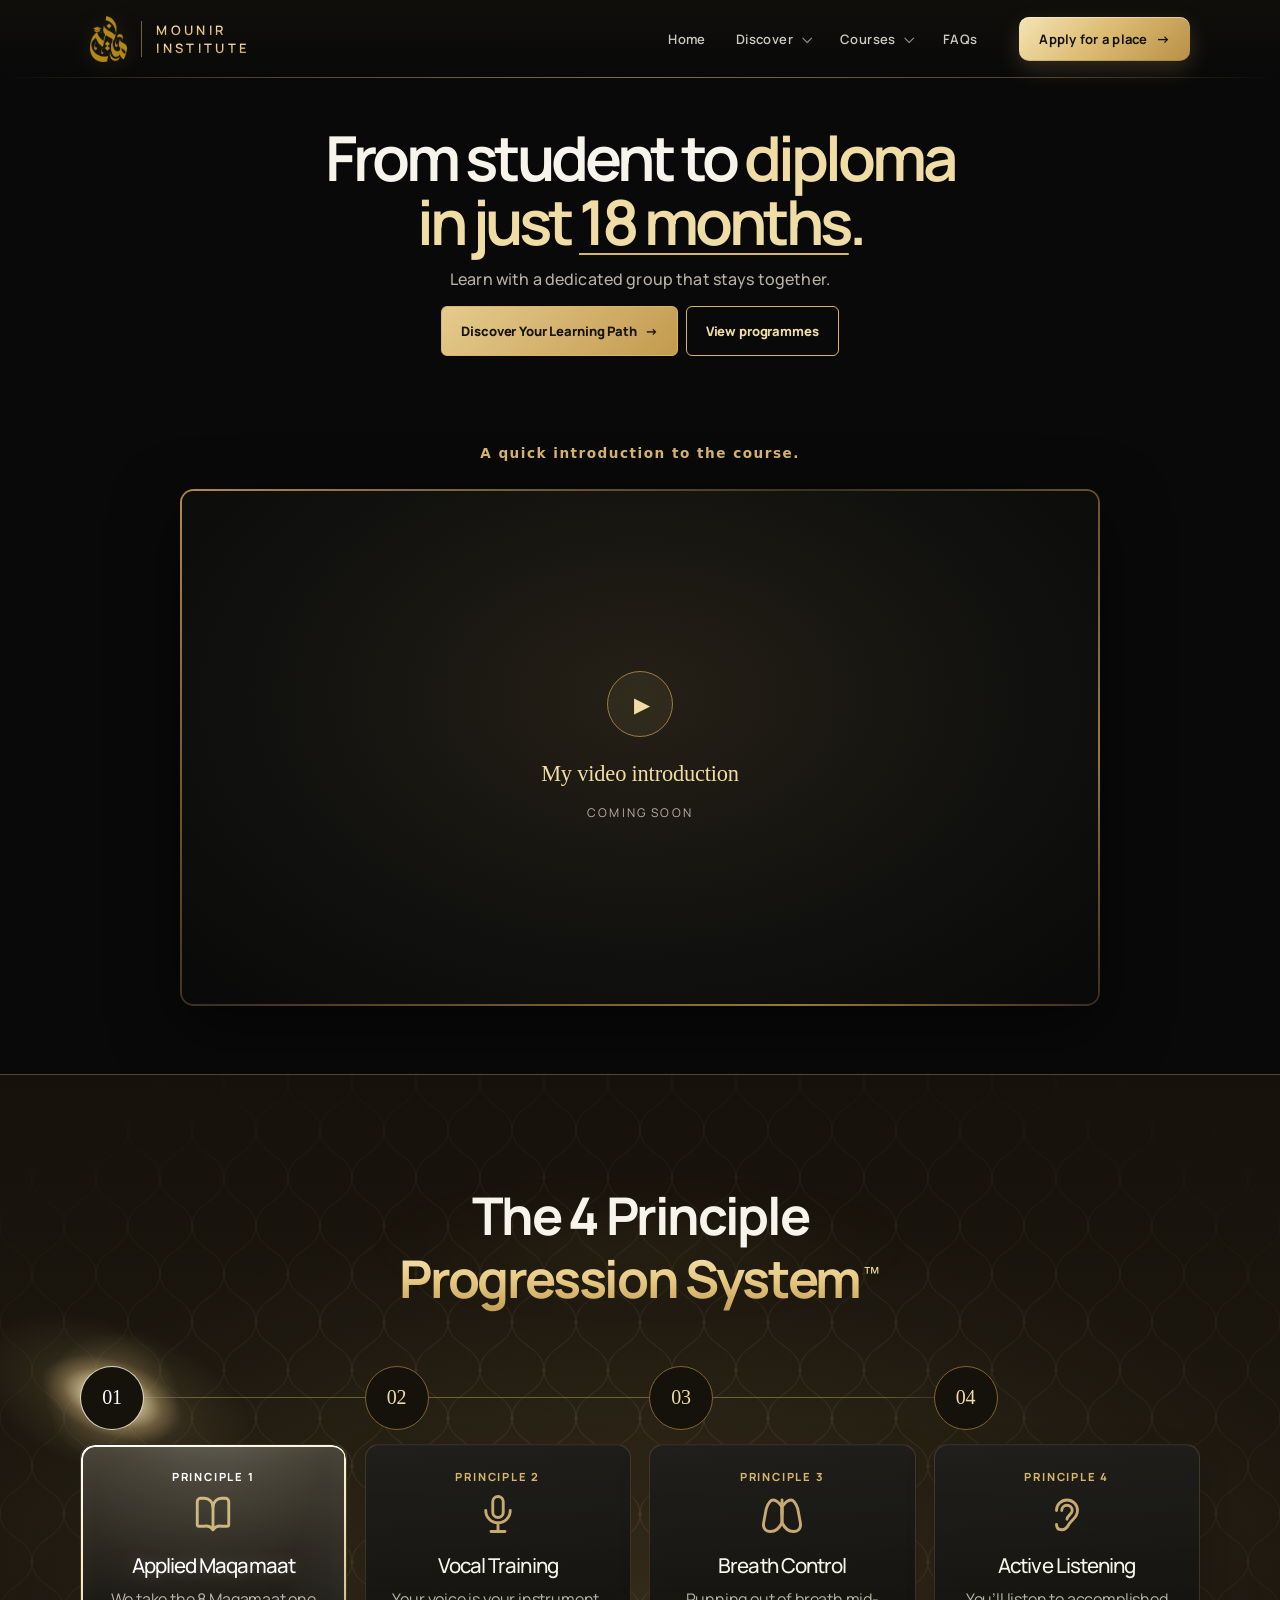
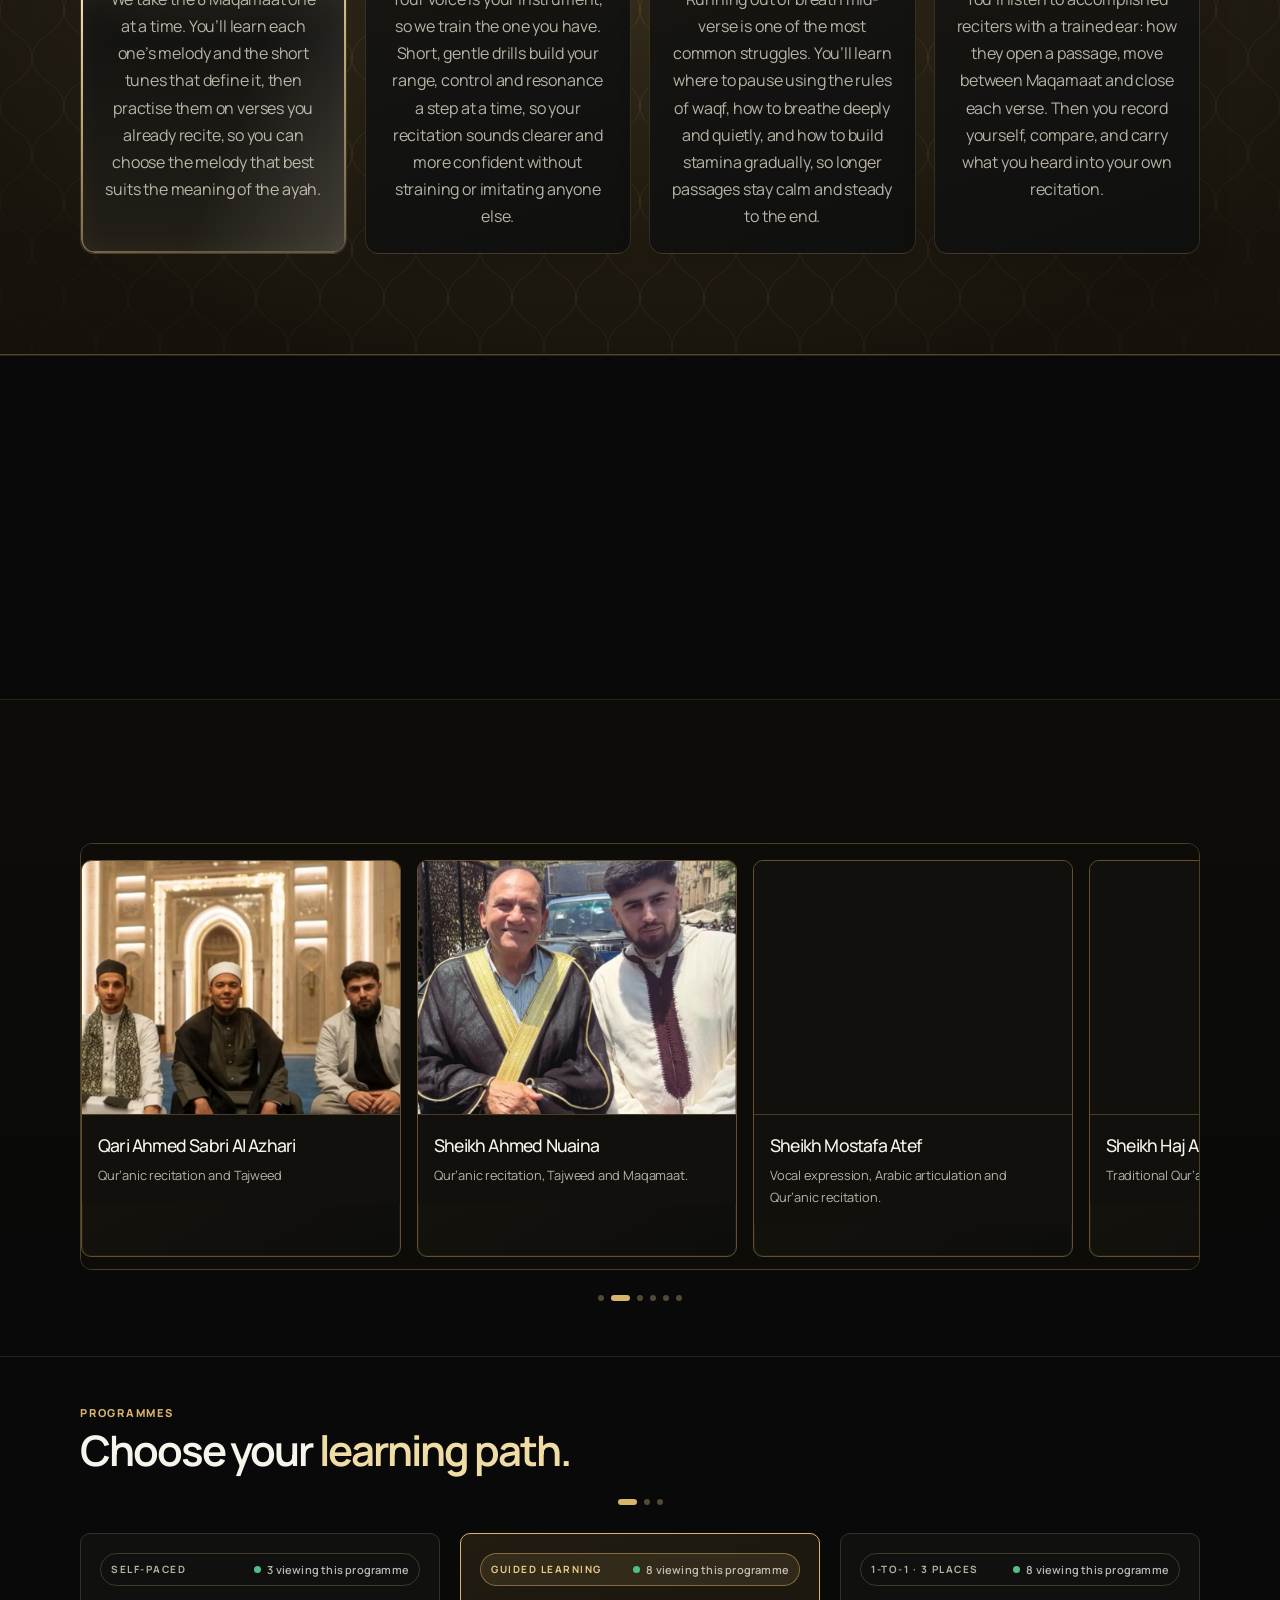
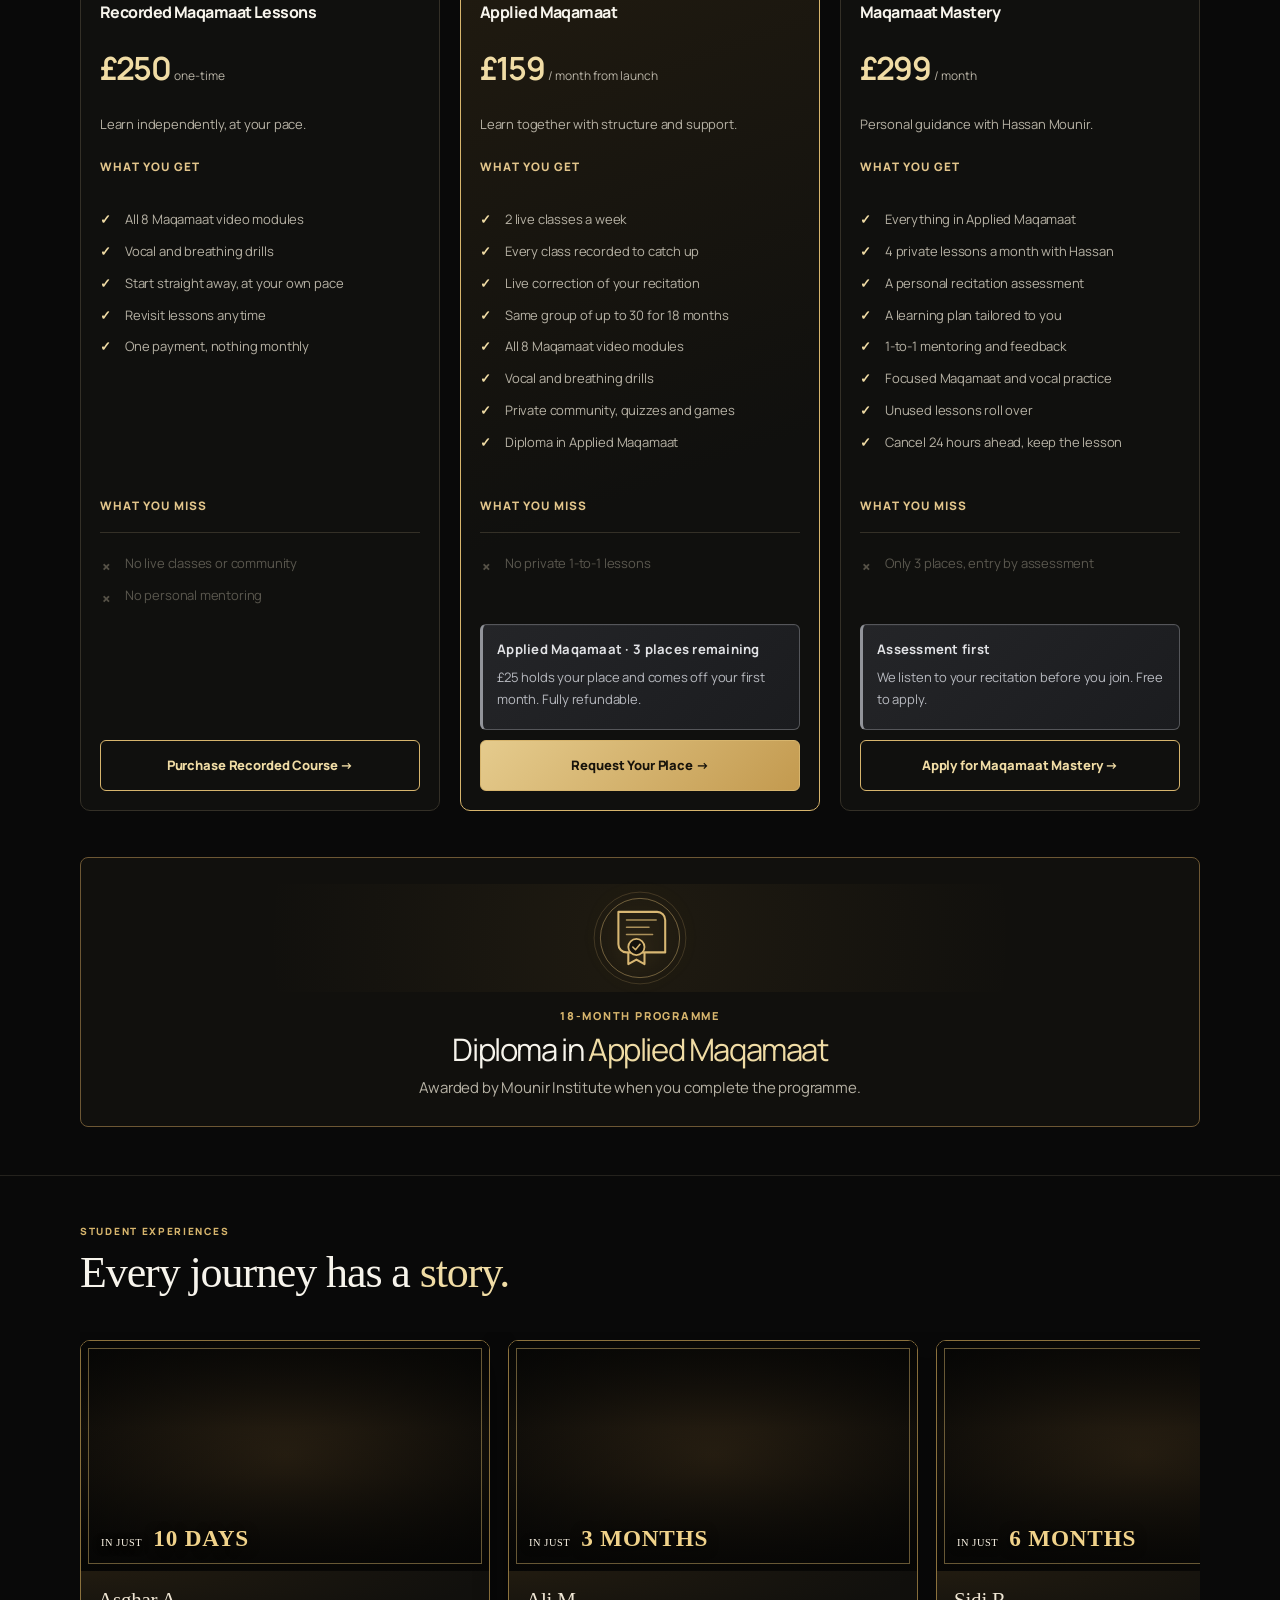
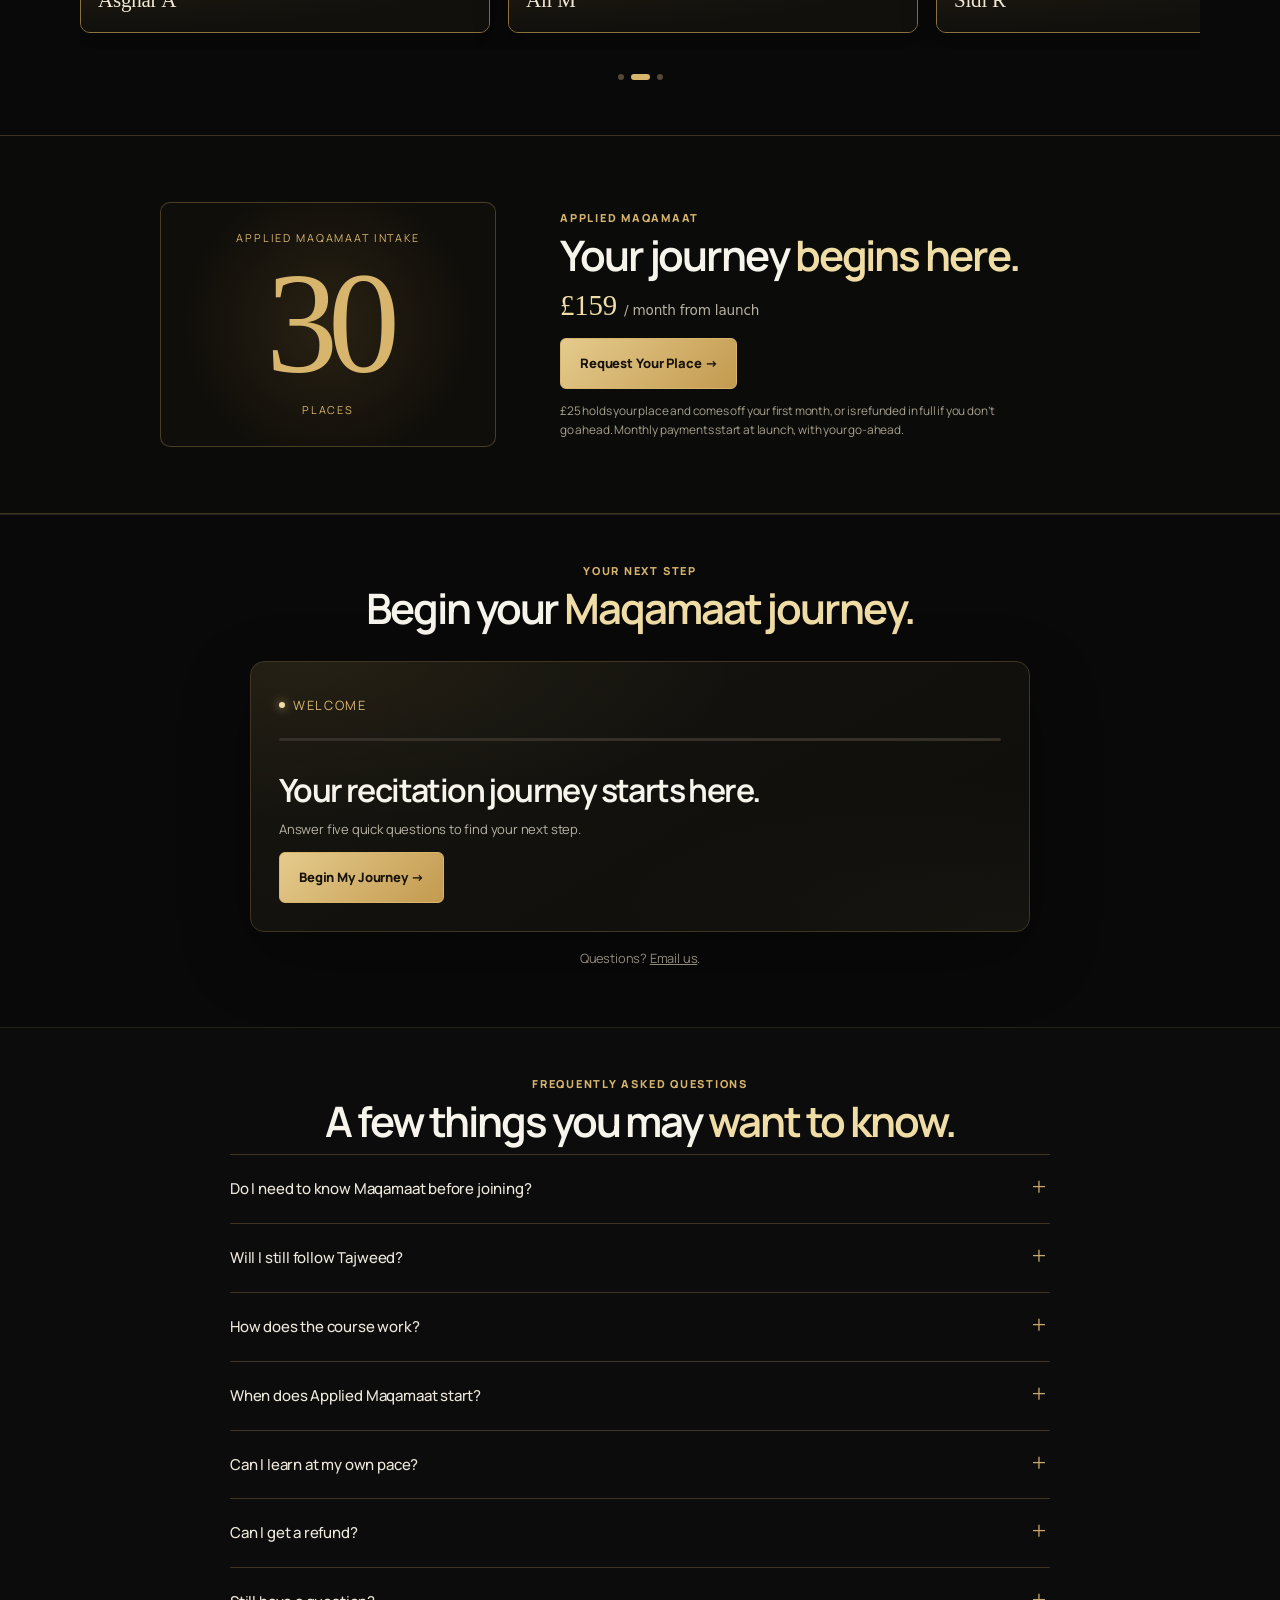
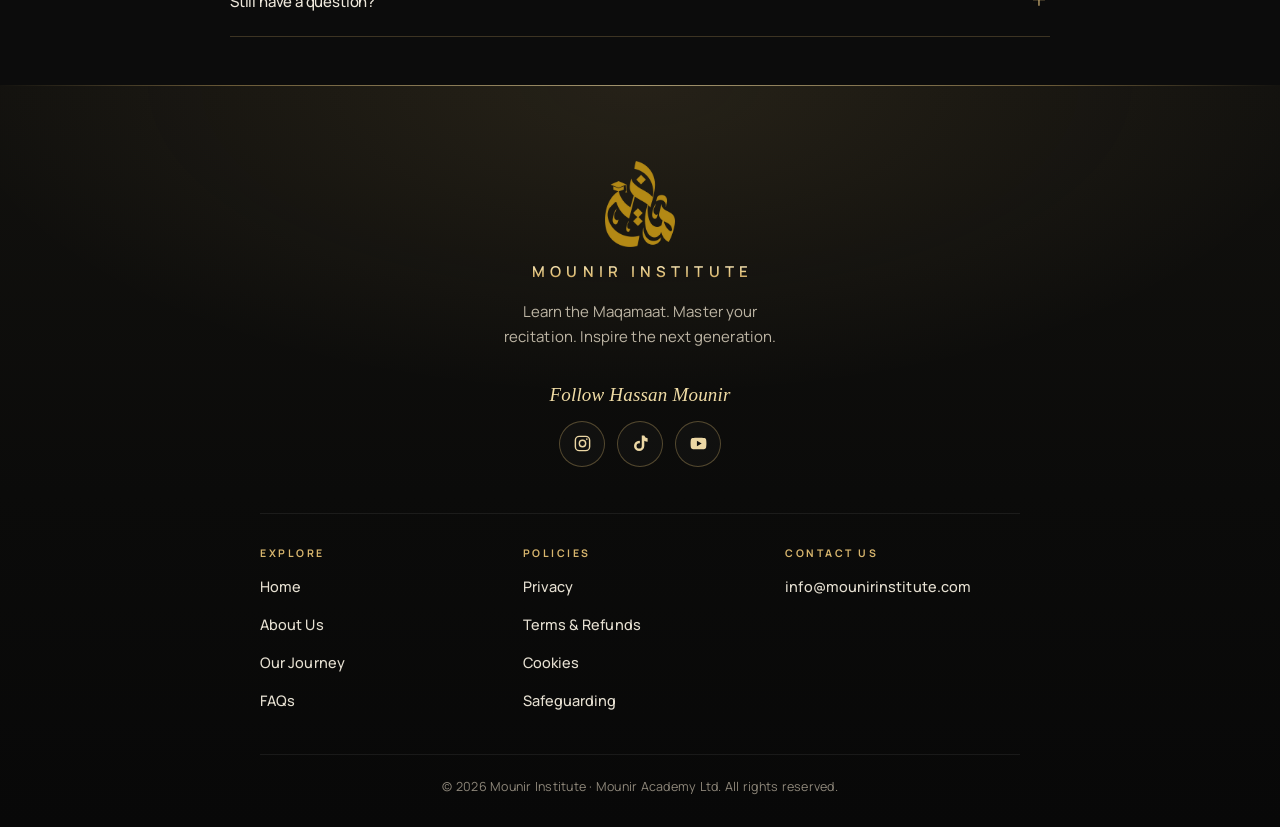
<file: index.html>
<!doctype html>
<html lang="en">
<head>
<meta charset="utf-8">
<meta name="viewport" content="width=device-width, initial-scale=1">
<link rel="preconnect" href="https://fonts.googleapis.com">
<link rel="preconnect" href="https://fonts.gstatic.com" crossorigin>
<link rel="stylesheet" href="https://fonts.googleapis.com/css2?family=Manrope:wght@400;500;600;700;800&display=swap">
<link rel="stylesheet" href="/assets/site.css?v=20261101j">
<link rel="stylesheet" href="/assets/recitation.css?v=20261101a">
<script src="/assets/site.js?v=20261101a" defer></script>
<meta name="theme-color" content="#090909">
<meta name="description" content="Learn Qur’an recitation with the Maqamaat: live online classes, vocal and breath training, a Diploma in Applied Maqamaat and 1-to-1 lessons with Hassan Mounir.">
<title>Learn Qur’an Recitation with the Maqamaat | Mounir Institute</title>



<style>
:root{--bg:#090909;--panel:#121210;--panel2:#191814;--gold:#d7b56d;--gold2:#f0dca5;--ink:#f7f4ec;--muted:#b7b2a5;--line:#343027;--max:1120px}
*{box-sizing:border-box}html{scroll-behavior:smooth}body{margin:0;background:var(--bg);color:var(--ink);font-family:Inter,ui-sans-serif,system-ui,-apple-system,BlinkMacSystemFont,"Segoe UI",sans-serif;line-height:1.6}a{color:inherit}button,input{font:inherit}.wrap{width:min(var(--max),calc(100% - 40px));margin:auto}.gold{color:var(--gold2)}.eyebrow{text-transform:uppercase;letter-spacing:.19em;color:var(--gold);font-size:.75rem;font-weight:700}.nav{display:flex;align-items:center;justify-content:space-between;padding:22px 0;border-bottom:1px solid #29261f}.brand{display:flex;align-items:center;gap:12px;text-decoration:none;font-weight:750;letter-spacing:.06em}.brand-logo{height:96px;width:auto;max-width:180px;object-fit:contain;display:block;flex-shrink:0;filter:drop-shadow(0 0 12px #d7b56d22)}.hero-logo{width:min(82%,320px);height:auto;position:relative;z-index:1;animation:logo-float 6s ease-in-out infinite;filter:drop-shadow(0 8px 22px #d7b56d18)}.monogram .full-logo{width:min(80%,300px);height:auto;position:relative;z-index:1;filter:drop-shadow(0 8px 22px #d7b56d18)}.seal{height:42px;width:42px;border:1px solid var(--gold);border-radius:50%;display:grid;place-items:center;color:var(--gold);font-family:Georgia,serif;font-size:1.2rem;box-shadow:inset 0 0 0 3px #090909,inset 0 0 0 4px #65512e}.nav a.cta{font-size:.88rem;padding:10px 16px}.cta{display:inline-flex;align-items:center;justify-content:center;gap:8px;border:1px solid var(--gold);border-radius:5px;padding:14px 22px;background:linear-gradient(135deg,#e5cb8d,#c39a4f);color:#17130b;font-weight:800;text-decoration:none;cursor:pointer;transition:transform .2s,filter .2s}.cta:hover{transform:translateY(-2px);filter:brightness(1.08)}.cta.secondary{background:transparent;color:var(--gold2)}.hero{display:grid;grid-template-columns:1.12fr .88fr;gap:42px;align-items:center;padding:52px 0 48px;min-height:0}.hero h1{font-family:Georgia,"Times New Roman",serif;font-weight:500;letter-spacing:-.035em;font-size:clamp(2.7rem,5vw,4.9rem);line-height:1.06;margin:17px 0 22px}.hero p{color:var(--muted);font-size:1.08rem;max-width:590px}.hero .hero-promise{margin-top:-8px;font-size:1rem;font-weight:650;letter-spacing:.01em}.hero-promise .gold{display:inline-block}.hero-actions{display:flex;flex-wrap:wrap;gap:12px;margin:28px 0}.proof{display:flex;gap:18px;flex-wrap:wrap;color:#d8d0bd;font-size:.84rem;margin-top:28px}.proof span:before{content:"✦";color:var(--gold);margin-right:7px}.hero-art{position:relative;min-height:330px;display:grid;place-items:center;overflow:hidden;border:1px solid #3b3323;border-radius:48% 48% 8px 8px;background:radial-gradient(ellipse at 50% 36%,#38301e 0%,#17150f 40%,#0b0b09 74%)}.hero-art:before,.hero-art:after{content:"";position:absolute;border:1px solid #78613a;border-radius:50%;width:76%;aspect-ratio:1;opacity:.45}.hero-art:after{width:59%;opacity:.32}.ornament{position:relative;z-index:1;text-align:center;padding:30px}.ornament .big{font-family:Georgia,serif;color:var(--gold2);font-size:clamp(4rem,9vw,7rem);line-height:1}.ornament .small{font-size:.74rem;letter-spacing:.24em;text-transform:uppercase;color:var(--gold);margin-top:18px}.section{padding:48px 0;border-top:1px solid #24221d}.section h2{font-family:Georgia,serif;font-size:clamp(2rem,3.5vw,3.2rem);line-height:1.14;font-weight:500;letter-spacing:-.02em;margin:12px 0 16px}.intro{max-width:650px;color:var(--muted)}.features{display:grid;grid-template-columns:repeat(3,1fr);gap:12px;margin-top:22px}.feature{border:1px solid var(--line);background:linear-gradient(145deg,#15140f,#0e0e0c);padding:18px;border-radius:8px}.feature .num{color:var(--gold);font-family:Georgia,serif;font-size:1.8rem}.feature h3{margin:12px 0 7px;font-size:1.06rem}.feature p{color:var(--muted);font-size:.93rem;margin:0}.instructor{display:grid;grid-template-columns:.72fr 1.28fr;gap:30px;align-items:center}.monogram{min-height:250px;border:1px solid #4d4028;border-radius:8px;background:radial-gradient(circle at 50% 30%,#3a2f1c,#14120e 68%);display:grid;place-items:center;text-align:center}.monogram .seal{height:104px;width:104px;font-size:2.4rem}.instructor ul{padding-left:18px;color:var(--muted)}.instructor li{margin:10px 0}.pricing{display:grid;grid-template-columns:repeat(3,1fr);gap:12px;margin-top:22px}.price-card{border:1px solid var(--line);border-radius:8px;padding:20px;background:#10100e;display:flex;flex-direction:column}.price-card.featured{border-color:var(--gold);background:linear-gradient(160deg,#211b10,#10100e 62%)}.price-card h3{font-size:1.08rem;margin:0}.price{font-size:2.3rem;font-family:Georgia,serif;color:var(--gold2);margin:12px 0}.price small{font:400 .85rem system-ui;color:var(--muted)}.price-card p,.price-card li{color:var(--muted);font-size:.92rem}.price-card ul{padding-left:18px;margin-bottom:24px}.price-card .cta{margin-top:auto}.journey{max-width:780px;margin:0 auto;border:1px solid #403522;border-radius:12px;padding:clamp(22px,5vw,48px);background:linear-gradient(150deg,#17150f,#0d0d0b);box-shadow:0 20px 80px #0008}.progress{height:3px;background:#343027;margin:22px 0 30px;border-radius:5px;overflow:hidden}.progress span{display:block;height:100%;background:var(--gold);width:0;transition:width .25s}.step-count{color:var(--gold);font-size:.8rem;letter-spacing:.13em;text-transform:uppercase}.question{font-family:Georgia,serif;font-size:clamp(1.65rem,4vw,2.35rem);line-height:1.2;margin:10px 0 9px}.hint{color:var(--muted);font-size:.93rem;margin-bottom:24px}.options{display:grid;grid-template-columns:repeat(2,minmax(0,1fr));gap:12px}.option{display:flex;align-items:center;gap:12px;text-align:left;min-height:72px;padding:15px;border:1px solid #38342a;background:#11110f;color:var(--ink);border-radius:7px;cursor:pointer;transition:border-color .25s,background .25s,transform .25s,box-shadow .25s}@media(hover:hover) and (pointer:fine){.option:hover{border-color:var(--gold);background:#262014;transform:translateY(-2px);box-shadow:0 7px 20px #0003}}.option[aria-pressed="true"]{border-color:var(--gold);background:#262014;transform:translateY(-2px);box-shadow:0 7px 20px #0003}.option .symbol{height:35px;min-width:35px;border-radius:50%;display:grid;place-items:center;background:#2a2418;color:var(--gold2);font-size:.82rem}.option .label{font-size:.93rem;line-height:1.35}.option[aria-pressed="true"] .label{color:var(--gold2)}.field{display:grid;gap:7px;margin:16px 0}.field label{font-size:.9rem;color:#e6dece}.field input{width:100%;background:#0b0b09;border:1px solid #494131;border-radius:5px;padding:13px 14px;color:white}.field input:focus{outline:2px solid #b99a5a;outline-offset:1px}.form-actions{display:flex;justify-content:space-between;gap:12px;margin-top:26px}.form-actions button:disabled{opacity:.35;cursor:not-allowed}.fineprint{color:#918a7c;font-size:.8rem;margin-top:16px}.success{padding:24px 0}.success h3{font-family:Georgia,serif;font-size:2rem;font-weight:500}.footer{padding:30px 0;color:#8f897c;font-size:.82rem;border-top:1px solid #24221d}.footer-inner{display:flex;justify-content:space-between;gap:20px;flex-wrap:wrap}.footer a{color:var(--gold2)}.mobile-only{display:none}.social-links{display:flex;flex-wrap:wrap;gap:10px;margin-top:22px}.social-links a{display:inline-flex;align-items:center;gap:8px;padding:9px 13px;border:1px solid #4a402d;border-radius:4px;color:var(--gold2);font-size:.84rem;text-decoration:none;transition:background .2s,border-color .2s}.social-links a:hover{background:#211b10;border-color:var(--gold)}.social-links a span{font-weight:800}.social-note{color:#918a7c;font-size:.78rem;margin-top:10px}
.reveal{opacity:0;transform:translateY(28px) scale(.99);transition:opacity .75s ease,transform .75s cubic-bezier(.2,.7,.2,1)}.reveal.is-visible{opacity:1;transform:translateY(0) scale(1)}.reveal-delay-1{transition-delay:.1s}.reveal-delay-2{transition-delay:.2s}.hero-art{animation:gold-breathe 7s ease-in-out infinite;border-radius:48% 48% 12px 12px;isolation:isolate}.hero-art:before{animation:orbit 28s linear infinite}.hero-art:after{animation:orbit 20s linear infinite reverse}.brand-logo{transition:filter .35s,transform .35s}.brand:hover .brand-logo{filter:drop-shadow(0 0 16px #d7b56d66);transform:scale(1.035)}.cta{box-shadow:0 0 0 rgba(215,181,109,0);transition:transform .2s,filter .2s,box-shadow .25s}.cta:hover{box-shadow:0 8px 28px #d7b56d20}
@keyframes gold-breathe{0%,100%{box-shadow:0 0 0 #d7b56d00}50%{box-shadow:0 0 48px #d7b56d14}}@keyframes orbit{from{transform:rotate(0)}to{transform:rotate(360deg)}}@keyframes logo-float{0%,100%{transform:translateY(0)}50%{transform:translateY(-7px)}}
@media(prefers-reduced-motion:reduce){html{scroll-behavior:auto}*,*::before,*::after{animation-duration:.01ms!important;animation-iteration-count:1!important;transition-duration:.01ms!important}.reveal{opacity:1;transform:none}}
@media(prefers-reduced-motion:reduce){.review-track{animation:none;transform:none;flex-wrap:wrap;width:100%;justify-content:center}.review-carousel{mask-image:none}.review-carousel .review-card{width:min(100%,390px)}}
@media(max-width:760px){.review-track{gap:12px;animation-duration:36s}.review-carousel .review-card{width:min(82vw,340px)}.wrap{width:min(100% - 32px,var(--max))}.nav{padding:8px 0;min-height:72px;gap:10px}.brand-logo{height:62px;max-width:120px}.nav a.cta{padding:10px 12px;font-size:.78rem;white-space:nowrap}.brand{font-size:.85rem}.seal{height:36px;width:36px}.hero{grid-template-columns:1fr;gap:24px;padding:34px 0 38px;min-height:0}.hero h1{font-size:clamp(2.55rem,12vw,4rem)}.hero-art{min-height:205px;max-height:230px;width:100%;max-width:440px;margin:0 auto}.features,.pricing,.review-grid,.video-grid{grid-template-columns:1fr}.feature{padding:22px 20px}.features{gap:14px}.section{padding:46px 0}.section h2{margin:12px 0 18px}.intro{line-height:1.75}.instructor{grid-template-columns:1fr;gap:25px}.monogram{min-height:180px}.pricing{gap:16px}.review-grid{gap:12px}.review-card{min-height:180px;padding:21px}.video-grid{gap:12px}.video-slot{min-height:190px}.testimonials-head{display:block}.pricing .price-card{padding:22px 20px;gap:2px}.price-card p{line-height:1.7}.price-card .cta{margin-top:18px}.options{gap:10px}.option{padding:13px 11px;gap:9px;min-height:82px}.option .symbol{min-width:30px;height:30px}.option .label{font-size:.86rem}.journey{padding:25px 17px;border-radius:10px}.question{line-height:1.25}.hint{line-height:1.65}.progress{margin:19px 0 27px}.form-actions{margin-top:28px}.form-actions .cta{padding:12px 15px;min-height:46px}.proof{gap:10px}.proof span{font-size:.78rem}}
@media(max-width:390px){.brand-logo{height:56px;max-width:104px}.nav a.cta{padding:9px 10px;font-size:.74rem}.hero h1{font-size:clamp(2.35rem,11.5vw,3.1rem)}.options{grid-template-columns:1fr}.option{min-height:62px;padding:12px}.hero-actions{gap:10px}.hero-actions .cta{width:100%}.proof{display:grid;grid-template-columns:1fr;gap:7px}.journey{padding:22px 14px}}

.testimonials-head{display:flex;align-items:end;justify-content:space-between;gap:24px;margin-bottom:24px}.stars{color:var(--gold2);letter-spacing:.16em;font-size:1.05rem;line-height:1}.review-grid{display:grid;grid-template-columns:repeat(3,minmax(0,1fr));gap:14px}.review-carousel{overflow:hidden;position:relative;margin-top:20px;padding:5px 0 14px;mask-image:linear-gradient(90deg,transparent,#000 3%,#000 97%,transparent)}.review-track{display:flex;gap:16px;width:max-content;animation:review-slide 44s linear infinite}.review-carousel:hover .review-track{animation-play-state:paused}.review-carousel .review-card{width:clamp(280px,36vw,390px);flex:0 0 auto}.review-carousel .review-card:hover{transform:translateY(-3px)}@keyframes review-slide{from{transform:translateX(0)}to{transform:translateX(-50%)}}.review-card{padding:23px;border:1px solid var(--line);border-radius:9px;background:linear-gradient(145deg,#17150f,#0e0e0c);min-height:205px;display:flex;flex-direction:column;gap:15px;transition:transform .3s,border-color .3s,box-shadow .3s}.review-card:hover{transform:translateY(-5px);border-color:#8b713d;box-shadow:0 16px 34px #0004}.review-label{font-size:.72rem;letter-spacing:.14em;text-transform:uppercase;color:var(--gold)}.review-placeholder{font-family:Georgia,serif;font-size:1.28rem;line-height:1.4;color:#e9e0ce}.review-note{color:var(--muted);font-size:.83rem;margin-top:auto}.video-heading{margin-top:42px!important}.video-grid{display:grid;grid-template-columns:repeat(2,minmax(0,1fr));gap:16px;margin-top:20px}.video-slot{position:relative;display:flex;flex-direction:column;justify-content:space-between;min-height:220px;padding:20px;border:1px solid #51432b;border-radius:9px;overflow:hidden;background:radial-gradient(ellipse at 50% 30%,#302719 0%,#17140e 48%,#0d0d0b 100%);text-decoration:none;transition:transform .3s,border-color .3s}.video-slot:before,.video-slot:after{content:"";position:absolute;pointer-events:none;border:1px solid #8e713e44;border-radius:50%;width:240px;aspect-ratio:1;right:-80px;top:-95px;transition:transform .8s}.video-slot:after{width:175px;right:-47px;top:-60px}.video-slot:hover{transform:translateY(-4px);border-color:var(--gold)}.video-slot:hover:before{transform:rotate(30deg) scale(1.08)}.play-mark{position:relative;z-index:1;width:48px;height:48px;border-radius:50%;display:grid;place-items:center;border:1px solid var(--gold);color:var(--gold2);background:#09090999;font-size:1.05rem}.video-slot strong,.video-slot small{position:relative;z-index:1}.video-slot strong{font-family:Georgia,serif;font-size:1.35rem;font-weight:500}.video-slot small{display:block;color:var(--muted);font-size:.84rem;margin-top:5px}.review-disclaimer{font-size:.78rem;color:#938a78;margin-top:16px;line-height:1.6}

/* Teacher & mentor photo carousel */
.teacher-gallery{overflow:hidden;position:relative;margin-top:25px;padding:5px 0 16px;mask-image:linear-gradient(90deg,transparent,#000 5%,#000 95%,transparent)}
.teacher-track{display:flex;gap:16px;width:max-content;animation:teacher-slide 34s linear infinite}
.teacher-gallery:hover .teacher-track{animation-play-state:paused}
.teacher-card{width:clamp(210px,25vw,285px);flex:0 0 auto;border:1px solid #4a3c25;border-radius:9px;overflow:hidden;background:linear-gradient(150deg,#201a10,#0d0d0b);transition:border-color .25s,transform .25s}
.teacher-card:hover{border-color:var(--gold);transform:translateY(-4px)}
.teacher-photo{height:clamp(230px,28vw,310px);display:grid;place-items:center;text-align:center;padding:18px;position:relative;overflow:hidden;background:radial-gradient(ellipse at 50% 35%,#3c301c,#14120d 70%)}
.teacher-photo:before,.teacher-photo:after{content:"";position:absolute;width:190px;aspect-ratio:1;border:1px solid #d7b56d55;border-radius:50%}
.teacher-photo:after{width:140px;border-color:#d7b56d33}
.photo-placeholder{position:relative;z-index:1;color:var(--gold2);font-family:Georgia,serif;font-size:1.2rem;line-height:1.4}
.photo-placeholder small{display:block;margin-top:8px;font: .76rem/1.5 system-ui,sans-serif;color:var(--muted)}
.teacher-caption{padding:15px 16px 17px}
.teacher-caption strong{font-family:Georgia,serif;font-size:1.1rem;font-weight:500}
.teacher-caption small{display:block;color:var(--muted);font-size:.8rem;margin-top:4px}
.gallery-note{font-size:.8rem;color:#938a78;margin-top:10px;line-height:1.6}
@keyframes teacher-slide{from{transform:translateX(0)}to{transform:translateX(-50%)}}
@media(prefers-reduced-motion:reduce){.teacher-track{animation:none;transform:none;flex-wrap:wrap;width:100%;justify-content:center}.teacher-gallery{mask-image:none}.teacher-card{width:min(100%,280px)}}
@media(max-width:760px){.teacher-track{gap:12px;animation-duration:28s}.teacher-card{width:220px}.teacher-photo{height:240px}}
\n
/* Make the teacher photo spaces unmistakable and easy to find */
.teacher-nav{color:var(--gold2);text-decoration:none;font-size:.88rem;border-bottom:1px solid #7b6338;padding:8px 0;white-space:nowrap}
.teacher-nav:hover{color:#fff;border-color:var(--gold)}
#teachers{scroll-margin-top:18px;background:linear-gradient(180deg,#0d0c09 0%,#090909 100%)}
#teachers .teacher-gallery{border:1px solid #4b3d26;border-radius:12px;padding:16px 0 12px;background:#0d0c09;mask-image:linear-gradient(90deg,transparent,#000 3%,#000 97%,transparent)}
#teachers .teacher-card{border:1px solid #65502e;box-shadow:inset 0 0 0 1px #d7b56d10}
#teachers .teacher-photo{border-bottom:1px solid #4b3d26;background:linear-gradient(135deg,#1d1a12,#0d0d0b);min-height:250px}
#teachers .photo-placeholder{display:flex;flex-direction:column;align-items:center;justify-content:center;width:100%;height:100%;min-height:205px;border:1px dashed #9c7e45;border-radius:7px;padding:14px;color:var(--gold2);font-family:system-ui,sans-serif;font-size:.94rem;font-weight:650;letter-spacing:.01em}
#teachers .photo-placeholder:before{content:"＋";display:grid;place-items:center;width:48px;height:48px;margin-bottom:14px;border:1px solid var(--gold);border-radius:50%;font-size:1.7rem;font-weight:300;color:var(--gold2);background:#d7b56d12}
#teachers .photo-placeholder small{font-weight:400;text-align:center;max-width:170px;line-height:1.5}
#teachers .teacher-caption{background:#11100d}
@media(max-width:760px){.teacher-nav{font-size:.76rem}.nav{gap:8px}.brand-logo{max-width:100px}}
@media(max-width:390px){.teacher-nav{display:none}}


/* Branded, continuously rotating student testimonial carousel */
.testimonial-carousel{position:relative;overflow:hidden;margin-top:24px;padding:8px 0 16px;mask-image:linear-gradient(90deg,transparent,#000 4%,#000 96%,transparent)}
.testimonial-track{display:flex;align-items:stretch;gap:18px;width:max-content;animation:testimonial-marquee 42s linear infinite}
.testimonial-carousel:hover .testimonial-track{animation-play-state:paused}
.video-testimonial-card{width:clamp(280px,38vw,410px);flex:0 0 auto;border:1px solid #8b713d!important;border-radius:12px!important;overflow:hidden;background:linear-gradient(145deg,#19160f,#0b0b09)!important;box-shadow:inset 0 0 0 1px #d7b56d15,0 12px 34px #0005;transition:transform .3s,border-color .3s,box-shadow .3s}
.video-testimonial-card:hover{transform:translateY(-4px);border-color:#f0dca5!important;box-shadow:0 18px 40px #0007,0 0 22px #d7b56d12}
.video-testimonial-card iframe{display:block}
.testimonial-brandbar{display:flex;align-items:center;gap:9px;padding:13px 16px 10px;border-bottom:1px solid #4b3d26;background:linear-gradient(90deg,#211b10,#11100d)}
.testimonial-brandmark{display:grid;place-items:center;width:27px;height:27px;border:1px solid #d7b56d;border-radius:50%;color:#f0dca5;font-family:Georgia,serif;font-size:.72rem;flex-shrink:0}
.testimonial-brandname{font-size:.66rem;letter-spacing:.17em;font-weight:800;color:#f0dca5;white-space:nowrap}
.testimonial-brandline{height:1px;flex:1;background:linear-gradient(90deg,#8b713d,transparent)}
.testimonial-card-caption{padding:13px 16px 17px;background:radial-gradient(ellipse at 0 0,#211b10,#11100d 70%)}
.testimonial-card-caption .eyebrow{font-size:.65rem;letter-spacing:.16em}
.testimonial-card-caption h3{color:#f7f0df}
.testimonial-loop-copy{display:flex;gap:18px}
@keyframes testimonial-marquee{from{transform:translateX(0)}to{transform:translateX(-50%)}}
@media(max-width:760px){.testimonial-track,.testimonial-loop-copy{gap:12px}.testimonial-track{animation-duration:36s}.video-testimonial-card{width:min(80vw,340px)}}
@media(prefers-reduced-motion:reduce){.testimonial-track{animation:none;transform:none;flex-wrap:wrap;width:100%;justify-content:center}.testimonial-loop-copy{display:none}.testimonial-carousel{mask-image:none}.video-testimonial-card{width:min(100%,410px)}}

/* Four-item continuously sliding student video showcase */
.video-carousel{overflow:hidden;position:relative;margin-top:20px;padding:5px 0 14px;mask-image:linear-gradient(90deg,transparent,#000 3%,#000 97%,transparent)}
.video-track{display:flex;gap:16px;width:max-content;animation:video-slide 38s linear infinite}
.video-carousel:hover .video-track{animation-play-state:paused}
.video-carousel .video-slot{width:clamp(260px,42vw,440px);min-height:245px;flex:0 0 auto;cursor:default}
.video-carousel .video-slot:hover{transform:translateY(-3px)}
@keyframes video-slide{from{transform:translateX(0)}to{transform:translateX(-50%)}}
@media(max-width:760px){.video-track{gap:12px;animation-duration:32s}.video-carousel .video-slot{width:min(78vw,340px);min-height:205px}}
@media(prefers-reduced-motion:reduce){.video-track{animation:none;transform:none;flex-wrap:wrap;width:100%;justify-content:center}.video-carousel{mask-image:none}.video-carousel .video-slot{width:min(100%,440px)}}
\n
/* Header cleanup and larger logo; blend dark logo canvas into the page */
.brand-logo{height:112px;max-width:220px;background:transparent;object-fit:contain;filter:drop-shadow(0 0 14px #d7b56d30)}
.hero-logo{width:min(92%,400px);background:transparent;object-fit:contain}
@media(max-width:760px){.brand-logo{height:82px;max-width:155px}.hero-logo{width:min(94%,360px)}}
@media(max-width:390px){.brand-logo{height:72px;max-width:138px}.hero-logo{width:min(96%,330px)}}

.instructor-portrait{position:relative;min-height:470px;align-self:stretch;overflow:hidden;background:#090909 url("/assets/images/hassan-mounir-stage.webp") center 35%/cover no-repeat;-webkit-mask-image:radial-gradient(ellipse 73% 72% at 51% 43%,#000 42%,rgba(0,0,0,.9) 60%,transparent 100%);mask-image:radial-gradient(ellipse 73% 72% at 51% 43%,#000 42%,rgba(0,0,0,.9) 60%,transparent 100%)}.instructor-portrait:after{content:"";position:absolute;inset:0;background:linear-gradient(0deg,#090909 0%,transparent 32%),linear-gradient(90deg,#090909 0%,transparent 20%,transparent 82%,#090909 100%);pointer-events:none}@media(max-width:760px){.instructor-portrait{min-height:360px;background-position:center 32%;-webkit-mask-image:linear-gradient(to bottom,transparent 0%,#000 13%,#000 70%,transparent 100%);mask-image:linear-gradient(to bottom,transparent 0%,#000 13%,#000 70%,transparent 100%)}}
.review-student-name{font-size:1rem;font-weight:750;letter-spacing:.015em;text-transform:none;color:var(--gold2);margin-bottom:14px}.instructor-portrait{background-image:url("/assets/images/hassan-mounir-stage.webp")!important;min-height:500px;isolation:isolate}.instructor-portrait:after{background:linear-gradient(0deg,#090909 0%,transparent 34%),linear-gradient(90deg,#090909 0%,transparent 15%,transparent 88%,#090909 100%)}

/* Portrait: pull back framing and feather all four edges into midnight black. */
.instructor-portrait{background-size:contain!important;background-position:center center!important;background-color:#090909!important;background-repeat:no-repeat!important;-webkit-mask-image:linear-gradient(to bottom,transparent 0%,#000 18%,#000 78%,transparent 100%)!important;mask-image:linear-gradient(to bottom,transparent 0%,#000 18%,#000 78%,transparent 100%)!important}
.instructor-portrait:after{background:linear-gradient(to bottom,#090909 0%,transparent 23%,transparent 72%,#090909 100%),linear-gradient(to right,#090909 0%,transparent 19%,transparent 81%,#090909 100%)!important}
@media(max-width:760px){.instructor-portrait{min-height:400px;background-size:contain!important;background-position:center center!important}}

.review-card .testimonial-student{display:flex!important;order:-10!important;align-items:center;width:100%;padding:0 0 13px;border-bottom:1px solid rgba(215,181,109,.28);margin:0 0 2px}.testimonial-student-name{display:block;font-size:1.05rem;font-weight:750;color:var(--gold2);letter-spacing:.01em;line-height:1.35}.review-card .review-placeholder{order:1;margin:0}

.instructor-media{min-width:0;display:flex;flex-direction:column;align-items:center}.instructor-media .instructor-portrait{width:100%;align-self:auto}.portrait-social{text-align:center;margin-top:-12px;position:relative;z-index:2}.connect-title{font-size:.73rem;font-weight:700;letter-spacing:.2em;text-transform:uppercase;color:var(--gold);margin-bottom:13px}.social-icons{display:flex;justify-content:center;align-items:center;gap:13px}.social-icons a{width:43px;height:43px;border:1px solid #67512e;border-radius:50%;display:inline-flex;align-items:center;justify-content:center;color:var(--gold2);background:rgba(22,19,13,.65);transition:transform .2s,background .2s,border-color .2s}.social-icons a:hover,.social-icons a:focus-visible{transform:translateY(-3px);background:#2b2315;border-color:var(--gold)}.social-icons svg{display:block;width:20px;height:20px}

.testimonial-stars{color:#e8c477;font-size:1.13rem;letter-spacing:.18em;line-height:1;white-space:nowrap;margin-top:-5px;margin-bottom:2px;text-shadow:0 0 12px rgba(215,181,109,.15)}

/* Larger, editorial instructor portrait with soft integration into the page. */
@media(min-width:761px){.instructor{grid-template-columns:minmax(0,1.04fr) minmax(0,.96fr);gap:38px}.instructor-media .instructor-portrait{min-height:590px!important;background-size:112% auto!important;background-position:center center!important}}
@media(max-width:760px){.instructor-media .instructor-portrait{min-height:460px!important;background-size:110% auto!important;background-position:center center!important}}

/* Larger portrait, with soft top and bottom feathering into the page background. */
@media(min-width:761px){.instructor{grid-template-columns:minmax(0,1.16fr) minmax(0,.84fr);gap:32px}.instructor-media .instructor-portrait{min-height:680px!important;background-size:120% auto!important;background-position:center center!important}}
.instructor-media .instructor-portrait{-webkit-mask-image:linear-gradient(to bottom,transparent 0%,rgba(0,0,0,.22) 7%,rgba(0,0,0,.85) 18%,#000 29%,#000 70%,rgba(0,0,0,.82) 82%,rgba(0,0,0,.2) 93%,transparent 100%)!important;mask-image:linear-gradient(to bottom,transparent 0%,rgba(0,0,0,.22) 7%,rgba(0,0,0,.85) 18%,#000 29%,#000 70%,rgba(0,0,0,.82) 82%,rgba(0,0,0,.2) 93%,transparent 100%)!important}
.instructor-media .instructor-portrait:after{background:linear-gradient(to bottom,#090909 0%,rgba(9,9,9,.52) 9%,transparent 28%,transparent 72%,rgba(9,9,9,.52) 91%,#090909 100%),linear-gradient(to right,#090909 0%,transparent 15%,transparent 85%,#090909 100%)!important}
@media(max-width:760px){.instructor-media .instructor-portrait{min-height:530px!important;background-size:118% auto!important;background-position:center center!important}}

/* Elegant architectural portrait frame; retain the real uploaded Hassan photo. */
.instructor{grid-template-columns:minmax(0,.94fr) minmax(0,1.06fr)!important;gap:clamp(28px,5vw,70px)!important}
.instructor-media{width:100%;max-width:480px;justify-self:center}
.portrait-arch{position:relative;width:100%;height:510px;padding:2px;background:linear-gradient(145deg,#e4bf77 0%,#947039 40%,#c49b56 75%,#6b502a 100%);border-radius:49% 49% 3px 3px / 21% 21% 3px 3px;box-shadow:0 22px 55px #0007,0 0 38px #a17c2610;overflow:hidden}
.instructor-media .portrait-arch .instructor-portrait{width:100%!important;height:100%!important;min-height:0!important;background-image:url("/assets/images/hassan-mounir-stage.webp")!important;background-size:cover!important;background-position:52% 37%!important;background-repeat:no-repeat!important;background-color:#090909!important;border-radius:49% 49% 2px 2px / 21% 21% 2px 2px;-webkit-mask-image:none!important;mask-image:none!important}
.instructor-media .portrait-arch .instructor-portrait:after{background:linear-gradient(to bottom,rgba(9,9,9,.12),transparent 22%,transparent 70%,#090909 100%)!important}
.portrait-ornament{display:block;color:var(--gold2);font-size:20px;line-height:1;margin-top:-10px;z-index:3;position:relative;background:#090909;padding:0 14px}
.portrait-social{margin-top:16px!important}.portrait-social .connect-title{font-family:Georgia,serif;font-size:1.22rem;letter-spacing:.035em;text-transform:none;color:var(--gold2)}
@media(max-width:760px){.instructor{grid-template-columns:1fr!important;gap:30px!important}.instructor-media{max-width:400px}.portrait-arch{height:440px}.instructor-media .portrait-arch .instructor-portrait{background-position:52% 37%!important}}

/* Final responsive polish: cohesive VSL spacing and a naturally framed instructor portrait. */
.vsl-section{padding:clamp(18px,3vw,32px) 0 clamp(42px,6vw,68px)!important}
.vsl-heading{padding:0 8px;margin:0 auto clamp(18px,2.5vw,25px)!important}
.vsl-heading h2{font-size:clamp(2rem,4vw,3rem);letter-spacing:-.025em}
.vsl-heading p{max-width:540px;margin:0 auto;line-height:1.7}
.vsl-frame{width:100%;max-width:880px;aspect-ratio:16/9;border-radius:12px;box-shadow:0 18px 48px #0007}
.vsl-inner{border-radius:10px}
@media(max-width:600px){.vsl-section{padding:10px 0 44px!important}.vsl-heading{margin-bottom:16px!important}.vsl-heading p{font-size:.94rem;max-width:330px}.vsl-frame{border-radius:9px}.vsl-inner{border-radius:7px}.vsl-play{width:48px;height:48px}}
/* Let the real portrait fill the arch cleanly, without the inset black bars. */
.instructor-media{max-width:440px}
.portrait-arch{height:clamp(430px,48vw,560px);padding:2px;border-radius:48% 48% 5px 5px / 19% 19% 5px 5px;box-shadow:0 22px 52px #0008,0 0 30px #d7b56d0c}
.instructor-media .portrait-arch .instructor-portrait{background-size:cover!important;background-position:50% 32%!important;background-color:#090909!important;border-radius:inherit;filter:saturate(.96) contrast(1.025)}
.instructor-media .portrait-arch .instructor-portrait:after{background:linear-gradient(to bottom,rgba(9,9,9,.05) 0%,transparent 25%,transparent 70%,rgba(9,9,9,.55) 100%)!important}
@media(max-width:760px){.instructor-media{max-width:370px}.portrait-arch{height:clamp(390px,112vw,470px)}.instructor-media .portrait-arch .instructor-portrait{background-position:50% 30%!important}}
@media(max-width:390px){.instructor-media{max-width:100%}.portrait-arch{height:390px}}


.vsl-section{padding:24px 0 76px;text-align:center}.vsl-heading{max-width:660px;margin:0 auto 24px}.vsl-heading h2{margin:8px 0 10px}.vsl-heading p{color:var(--muted);margin:0}.vsl-frame{aspect-ratio:16/9;max-width:920px;margin:0 auto;padding:2px;border-radius:14px;background:linear-gradient(140deg,#b28b48,#3c3020 42%,#9b793d 80%,#392d1c);box-shadow:0 22px 65px #0008;overflow:hidden}.vsl-inner{height:100%;border-radius:12px;background:radial-gradient(ellipse at 50% 40%,#252016 0%,#11110f 58%,#090909 100%);display:flex;flex-direction:column;align-items:center;justify-content:center;gap:10px;color:var(--gold2)}.vsl-play{display:grid;place-items:center;width:66px;height:66px;border:1px solid #9c7b42;border-radius:50%;font-size:21px;padding-left:4px;background:#d7b56d12;margin-bottom:8px}.vsl-inner strong{font-family:Georgia,serif;font-size:clamp(1rem,2vw,1.4rem);font-weight:500}.vsl-inner span{font-size:.75rem;text-transform:uppercase;letter-spacing:.18em;color:var(--muted)}@media(max-width:600px){.vsl-section{padding:10px 0 48px}.vsl-play{width:48px;height:48px;font-size:16px}.vsl-inner{gap:5px}.vsl-play{margin-bottom:2px}}

/* The Mounir Method: scroll-led learning pathway */
.method-section{padding:clamp(58px,8vw,100px) 0;background:linear-gradient(180deg,#090909 0%,#0d0c0a 48%,#090909 100%);overflow:hidden}
.method-intro{max-width:700px;margin:0 auto 48px;text-align:center}
.method-intro h2{margin:10px 0 14px;font-size:clamp(2rem,4.3vw,3.25rem);line-height:1.12;letter-spacing:-.035em}
.method-intro p{max-width:580px;margin:0 auto;color:var(--muted)}
.method-timeline{position:relative;max-width:920px;margin:0 auto;display:grid;gap:38px;padding:8px 0}
.method-timeline:before{content:"";position:absolute;left:31px;top:35px;bottom:35px;width:2px;background:repeating-linear-gradient(to bottom,rgba(183,145,75,.9) 0 7px,transparent 7px 15px);opacity:.72;mask-image:linear-gradient(to bottom,transparent,black 5%,black 95%,transparent)}
.method-step{position:relative;display:grid;grid-template-columns:64px minmax(0,1fr);gap:20px;align-items:start}
.method-step:after{content:"";position:absolute;left:54px;top:31px;width:30px;height:1px;background:linear-gradient(90deg,#9b793d,rgba(215,181,109,.15));pointer-events:none}
.method-step:nth-child(even) .method-card{margin-left:34px;margin-right:-34px}
.method-step:nth-child(odd) .method-card{margin-right:18px}
.method-step:nth-child(even) .method-step-tag:before{content:"↗";display:inline-block;margin-right:8px;color:var(--gold2);font-size:.85rem}
.method-step:nth-child(odd) .method-step-tag:before{content:"✦";display:inline-block;margin-right:8px;color:var(--gold2);font-size:.72rem}
.method-step:nth-child(even) .method-number{transform:translateX(0)}
.method-number{position:relative;z-index:1;display:grid;place-items:center;width:64px;height:64px;border:1px solid #806333;border-radius:50%;background:#11100d;color:var(--gold2);font:500 1.25rem Georgia,serif;box-shadow:0 0 0 7px #090909}
.method-card{position:relative;padding:25px 28px 26px;border:1px solid rgba(215,181,109,.2);border-radius:14px;background:linear-gradient(125deg,rgba(28,25,19,.92),rgba(16,16,14,.96));transition:border-color .3s,transform .3s,background .3s}
.method-step:hover .method-card{border-color:rgba(215,181,109,.5);transform:translateY(-2px);background:linear-gradient(125deg,rgba(35,30,21,.96),rgba(17,17,15,.98))}
.method-step .method-card{overflow:hidden;isolation:isolate}.method-step .method-card:before{content:"";position:absolute;inset:0;z-index:-1;pointer-events:none;opacity:0;background:radial-gradient(ellipse at 12% 0%,rgba(255,255,255,.2),transparent 48%),linear-gradient(115deg,rgba(255,255,255,.06),rgba(215,181,109,.1),rgba(255,255,255,.03));transition:opacity 1.25s ease}.method-step.is-active .method-card:before{opacity:1;animation:method-majestic-glow 8s ease-in-out infinite alternate}@keyframes method-majestic-glow{0%{filter:brightness(.94)}100%{filter:brightness(1.16)}}.method-step.is-active .method-card{border-color:rgba(255,255,255,.9);background:linear-gradient(125deg,rgba(39,38,34,.98),rgba(18,18,17,.99));box-shadow:0 0 0 1px rgba(255,255,255,.12),0 0 24px rgba(255,255,255,.15),0 0 54px rgba(255,255,255,.07)}
.method-step.is-active .method-card h3{color:#fff;text-shadow:0 0 18px rgba(255,255,255,.24)}
.method-step.is-active .method-number{border-color:#fff;color:#fff;background:#242321;box-shadow:0 0 0 7px #090909,0 0 16px rgba(255,255,255,.45),0 0 32px rgba(255,255,255,.2)}
.method-step.is-active .method-step-tag,.method-step.is-active .method-takeaway{color:#fff}
.method-step.is-active .method-takeaway:before{background:#fff;box-shadow:0 0 10px rgba(255,255,255,.75)}
.method-step .method-card,.method-step .method-number{transition:border-color .35s,box-shadow .35s,background .35s,color .35s,text-shadow .35s,transform .35s}
.method-step-tag{display:block;margin-bottom:7px;color:var(--gold);font-size:.7rem;font-weight:750;letter-spacing:.16em;text-transform:uppercase}
.method-card h3{margin:0 0 8px;font:500 clamp(1.22rem,2.3vw,1.55rem)/1.25 Georgia,serif;color:var(--ink)}
.method-card p{margin:0;color:var(--muted);max-width:680px;font-size:.97rem}
.method-takeaway{display:inline-flex;align-items:center;gap:8px;margin-top:15px;color:#e8d5a6;font-size:.83rem}
.method-takeaway:before{content:"";width:18px;height:1px;background:var(--gold)}
.method-close{max-width:700px;margin:36px auto 0;text-align:center;color:var(--muted);font-size:.9rem}
.method-close strong{color:var(--gold2);font-weight:600}
.js-reveal .method-step{opacity:0;transform:translateY(26px);transition:opacity .7s ease,transform .7s cubic-bezier(.2,.7,.2,1)}
.js-reveal .method-step.is-visible{opacity:1;transform:translateY(0)}
.js-reveal .method-step:nth-child(even){transition-delay:.08s}
@media(max-width:600px){.method-section{padding:54px 0 62px}.method-intro{margin-bottom:32px;text-align:left}.method-intro p{margin-left:0}.method-timeline{gap:25px;padding:4px 0}.method-timeline:before{left:21px;top:27px;bottom:27px}.method-step{grid-template-columns:44px minmax(0,1fr);gap:12px}.method-step:after{left:36px;top:21px;width:16px}.method-step:nth-child(even) .method-card{margin-left:8px;margin-right:0}.method-step:nth-child(odd) .method-card{margin-right:8px}.method-step:nth-child(even) .method-step-tag:before{margin-right:5px}.method-step:nth-child(odd) .method-step-tag:before{margin-right:5px}.method-number{width:44px;height:44px;font-size:1rem;box-shadow:0 0 0 5px #090909}.method-card{padding:19px 17px 20px;border-radius:12px}.method-card p{font-size:.92rem}.method-takeaway{font-size:.78rem;margin-top:12px}}
@media(prefers-reduced-motion:reduce){.js-reveal .method-step{opacity:1;transform:none;transition:none}.method-step:hover .method-card{transform:none}}


/* VSL and three-package comparison page */
.sales-page>h3{font-size:clamp(2rem,4vw,2.8rem);line-height:1.14;margin:12px 0}
.sales-vsl{display:grid;grid-template-columns:1.45fr .8fr;gap:18px;align-items:stretch;margin:24px 0 40px}
.sales-vsl .vsl-placeholder{min-height:270px;border:1px solid #65502e;border-radius:10px;background:radial-gradient(ellipse at 50% 30%,#302719,#11100d);display:flex;flex-direction:column;align-items:center;justify-content:center;text-align:center;padding:24px}
.sales-vsl .vsl-placeholder strong{font-family:Georgia,serif;font-size:1.45rem;font-weight:500;color:var(--gold2)}
.sales-vsl .vsl-placeholder .play-mark{width:56px;height:56px;font-size:1.2rem;margin-bottom:14px}
.vsl-caption{border:1px solid var(--line);border-radius:10px;padding:23px;background:linear-gradient(145deg,#17150f,#0e0e0c);display:flex;flex-direction:column;justify-content:center}
.vsl-caption p{color:var(--muted);margin-bottom:0}
.plans-heading{border-top:1px solid #343027;padding-top:30px}
.plans-heading h3{margin:8px 0;font-family:Georgia,serif;font-size:clamp(1.8rem,3vw,2.5rem);font-weight:500}
.plan-comparison{display:grid;grid-template-columns:repeat(3,minmax(0,1fr));gap:13px;margin-top:22px;align-items:stretch}
.plan-card{display:flex;flex-direction:column;min-width:0;padding:20px;border:1px solid var(--line);border-radius:9px;background:linear-gradient(150deg,#15140f,#0d0d0b)}
.plan-card.featured{border-color:var(--gold);background:linear-gradient(160deg,#251d10,#10100e 65%);box-shadow:0 10px 35px #0003}
.plan-tag{font-size:.7rem;letter-spacing:.12em;text-transform:uppercase;color:var(--gold);margin-bottom:10px}
.plan-card h4{font-family:Georgia,serif;font-weight:500;font-size:1.35rem;line-height:1.2;margin:0}
.plan-price{font-family:Georgia,serif;font-size:2rem;color:var(--gold2);margin:14px 0 8px;line-height:1.2}
.plan-price small{display:block;font:400 .82rem system-ui;color:var(--muted);margin-top:4px}
.plan-summary{font-size:.9rem;color:var(--muted);min-height:66px}
.plan-list{border-top:1px solid #393226;padding-top:16px;margin-top:6px;flex:1}
.plan-list strong{font-size:.79rem;letter-spacing:.05em}
.included-title{color:#e8d7a9}.tradeoff-title{display:block;color:#c9a66a;margin-top:17px}
.plan-list ul{padding-left:18px;margin:9px 0 17px;color:var(--muted);font-size:.85rem}
.plan-list li{margin:7px 0;line-height:1.5}
.plan-list .tradeoffs li::marker{color:#b58e51}
.plan-cta{width:100%;margin-top:18px;padding:12px 12px;text-align:center;font-size:.84rem}
.plan-disclaimer{font-size:.78rem;color:#938a78;line-height:1.6;margin-top:18px}
.results-next{text-align:center;border-top:1px solid #343027;margin-top:28px;padding-top:22px}
.results-next .hint{margin-bottom:14px}
@media(max-width:760px){.sales-vsl{grid-template-columns:1fr;gap:12px;margin-bottom:30px}.sales-vsl .vsl-placeholder{min-height:210px}.vsl-caption{padding:18px}.plan-comparison{grid-template-columns:1fr;gap:14px}.plan-card{padding:21px}.plan-summary{min-height:0}.plan-card.featured{order:-1}.plan-cta{min-height:48px}.plans-heading{padding-top:25px}}

/* Clear, ordered funnel: short VSL unlocks results; results lead to the main sales VSL */
.short-vsl-page>h3{font-size:clamp(2rem,4vw,2.7rem);line-height:1.15;margin:12px 0}
.short-vsl-frame{min-height:260px;margin:24px 0 20px;padding:28px 20px;border:1px solid #65502e;border-radius:10px;background:radial-gradient(ellipse at 50% 30%,#302719,#11100d);display:flex;flex-direction:column;align-items:center;justify-content:center;text-align:center}
.short-vsl-frame strong{font-family:Georgia,serif;font-size:1.4rem;font-weight:500;color:var(--gold2)}
.vsl-confirm{display:flex;align-items:flex-start;gap:11px;color:#e6dece;font-size:.92rem;cursor:pointer;margin:20px 0}
.vsl-confirm input{accent-color:#d7b56d;width:18px;height:18px;flex-shrink:0;margin-top:4px}
#unlock-short-results:disabled{opacity:.4;cursor:not-allowed}
.plan-list .included-list{list-style:none;padding:0;margin:10px 0 18px;color:#e7e1d4}
.plan-list .included-list li{position:relative;padding-left:25px;margin:10px 0;line-height:1.5}
.plan-list .included-list li:before{content:"✓";position:absolute;left:0;top:0;color:#e5c778;font-weight:900;font-size:1rem}
.plan-list .not-included{list-style:none;padding:0;margin:10px 0 17px;color:#777367}
.plan-list .not-included li{position:relative;padding-left:25px;margin:9px 0;line-height:1.5;color:#777367}
.plan-list .not-included li:before{content:"×";position:absolute;left:2px;top:-1px;color:#70695d;font-size:1.15rem;font-weight:700}
.plan-list .tradeoff-title{color:#8f887b}
.plan-list .included-title{color:#e8d7a9}
@media(max-width:760px){.short-vsl-frame{min-height:210px}.vsl-confirm{line-height:1.5}}

/* Main sales VSL: large, centered, and the visual focus of the page */
.sales-page > .eyebrow,
.sales-page > h3,
.sales-page > .hint {text-align:center}
.sales-page > h3 {max-width:820px;margin:12px auto 14px}
.sales-page > .hint {max-width:760px;margin:0 auto}
.sales-vsl {display:flex;flex-direction:column;align-items:center;gap:0;width:100%;margin:34px auto 48px}
.sales-vsl .vsl-placeholder {width:100%;max-width:1000px;min-height:0;aspect-ratio:16/9;padding:clamp(20px,4vw,48px);border:1px solid #80683c;box-shadow:0 18px 65px #0008,0 0 45px #d7b56d0b}
.sales-vsl .vsl-placeholder strong {font-size:clamp(1.4rem,3vw,2rem)}
.sales-vsl .vsl-placeholder .play-mark {width:clamp(58px,7vw,78px);height:clamp(58px,7vw,78px);font-size:1.5rem;margin-bottom:20px}
.sales-vsl .vsl-placeholder .fineprint {max-width:430px}
.vsl-caption {width:100%;max-width:800px;text-align:center;padding:22px 24px 0}
.vsl-caption p {max-width:690px;margin:8px auto 0;color:var(--muted);font-size:1rem;line-height:1.75}
.plans-heading {margin-top:0}
@media(max-width:760px){
 .sales-vsl{margin:25px auto 34px}
 .sales-vsl .vsl-placeholder{aspect-ratio:16/10;min-height:200px;padding:20px 14px}
 .sales-vsl .vsl-placeholder .play-mark{margin-bottom:12px}
 .vsl-caption{padding:18px 8px 0}
}

/* Student-to-teacher vision and clear package comparisons */
.vision-inner{max-width:900px;text-align:center}
.vision-inner h2{font-size:clamp(2.4rem,5vw,4rem);margin-bottom:14px}
.vision-lead{max-width:760px;margin:0 auto;color:var(--muted);font-size:1.08rem}
.vision-steps{display:grid;grid-template-columns:repeat(3,minmax(0,1fr));gap:14px;margin:32px 0 18px;text-align:left}
.vision-steps article{border:1px solid #403522;border-radius:8px;background:linear-gradient(145deg,#17150f,#0e0e0c);padding:20px}
.vision-steps article>span{color:var(--gold);font-family:Georgia,serif;font-size:1.7rem}
.vision-steps h3{margin:8px 0 5px}.vision-steps p{margin:0;color:var(--muted);font-size:.92rem}
.vision-note{font-size:.8rem;color:#918a7c;max-width:700px;margin:18px auto 0}
.plan-benefits{padding-left:19px;color:var(--muted);font-size:.92rem}
.plan-benefits li{margin:7px 0}
.plan-limit{border-top:1px solid var(--line);padding-top:12px;font-size:.86rem!important}
.plan-limit strong{color:#e7d5a9}
@media(max-width:760px){.vision-steps{grid-template-columns:1fr;gap:10px}.vision-steps article{padding:16px}}

/* Clear included/excluded visual language: gold ticks for benefits, quiet faded crosses for exclusions */
.plan-list ul{list-style:none;padding-left:0}
.plan-list li{position:relative;padding-left:25px;margin:9px 0;line-height:1.5}
.plan-list .included-list li::before{content:"✓";position:absolute;left:0;top:0;color:var(--gold2);font-weight:800;font-size:1rem}
.plan-list .not-included li{color:#777367;opacity:.72}
.plan-list .not-included li::before{content:"×";position:absolute;left:2px;top:0;color:#716b5d;font-weight:700;font-size:1.05rem}
.price-card .plan-benefits{list-style:none;padding:0;margin:14px 0 18px}
.price-card .plan-benefits li{position:relative;padding-left:25px;margin:9px 0}
.price-card .plan-benefits li::before{content:"✓";position:absolute;left:0;top:0;color:var(--gold2);font-weight:800}
.price-card .plan-limit{color:#777367;opacity:.9}
.price-card .plan-limit strong{color:#a59b83}


.price-card .excluded-benefits{margin-top:0;border-top:1px solid var(--line);padding-top:10px}
.price-card .excluded-benefits li{color:#777367;opacity:.72}
.price-card .excluded-benefits li::before{content:"×";left:2px;color:#716b5d;font-size:1.05rem}


/* Refined, slow gold illumination across the learning plans */
.plan-card{
 position:relative;
 isolation:isolate;
 overflow:hidden;
 transform:translateY(0);
 transition:transform .65s cubic-bezier(.22,1,.36,1),border-color .8s ease,box-shadow .8s ease;
}
.plan-card::before{
 content:"";
 position:absolute;
 inset:0;
 z-index:-1;
 pointer-events:none;
 background:radial-gradient(ellipse 110% 85% at 12% 0%,rgba(210,164,79,.24),transparent 70%),linear-gradient(145deg,#302516 0%,#1c180f 55%,#12110e 100%);
 opacity:0;
 transition:opacity 1.05s cubic-bezier(.22,1,.36,1);
}
.plan-card.featured::before{
 background:radial-gradient(ellipse 110% 85% at 12% 0%,rgba(233,185,92,.27),transparent 70%),linear-gradient(145deg,#3a2b18 0%,#21190f 55%,#13110d 100%);
}
.plan-card:hover,
.plan-card:focus-within{
 transform:translateY(-6px);
 border-color:var(--gold);
 box-shadow:0 20px 48px #0008,0 0 0 1px #d7b56d30;
}
.plan-card:hover::before,
.plan-card:focus-within::before{opacity:1}
.plan-card.featured:hover,
.plan-card.featured:focus-within{
 box-shadow:0 22px 52px #0009,0 0 0 1px #f0dca550;
}
@media (prefers-reduced-motion:reduce){
 .plan-card,.plan-card::before{transition:none}
 .plan-card:hover,.plan-card:focus-within{transform:none}
}

/* Single-column hero after removing the decorative right-hand logo panel. */
.hero{grid-template-columns:minmax(0,1fr);max-width:850px;margin-left:auto;margin-right:auto;text-align:center}.hero p{margin-left:auto;margin-right:auto}.hero-actions,.proof{justify-content:center}.nav{justify-content:flex-start}

/* Ensure the YouTube VSL fills the player rather than inheriting the placeholder layout. */
.short-vsl-frame:has(#second-vsl-youtube),.short-vsl-frame:has(iframe){display:block;padding:0;overflow:hidden;min-height:0;aspect-ratio:16/9;background:#000}.short-vsl-frame iframe{display:block;width:100%!important;height:100%!important;aspect-ratio:16/9;border:0}
/* Premium gold lock-opening sequence */
.result-lock{margin-top:20px;display:flex;flex-direction:column;align-items:center;gap:7px;text-align:center;border:1px solid #65502e;border-radius:12px;padding:24px 18px;background:linear-gradient(145deg,#211b10,#10100e);color:var(--gold2)}.result-lock-icon{font-size:2rem;transition:transform .5s}.result-lock span{font-size:.83rem;color:var(--muted)}.result-lock.ready{border-color:var(--gold);box-shadow:0 0 30px #d7b56d16}.result-lock.ready .result-lock-icon{transform:scale(1.15)}
.unlock-overlay{position:relative;isolation:isolate;overflow:hidden;min-height:390px;margin:16px 0;padding:42px 18px;display:flex;flex-direction:column;align-items:center;justify-content:center;text-align:center;gap:12px;border:1px solid #826638;border-radius:14px;background:radial-gradient(ellipse at 50% 42%,#322715 0%,#16130e 48%,#0b0b09 100%);box-shadow:inset 0 0 65px #d7b56d08,0 16px 55px #0009;animation:unlock-enter .5s ease both}.unlock-overlay:after{content:"";position:absolute;inset:-50%;z-index:-1;background:conic-gradient(from 0deg,transparent 0 35%,#d7b56d12 48%,transparent 60% 100%);animation:unlock-light 5s linear infinite}.unlock-aura{width:170px;height:170px;position:relative;display:grid;place-items:center;margin-bottom:10px}.unlock-ring{position:absolute;inset:5px;border:1px solid #b18d4d;border-radius:50%;box-shadow:0 0 35px #d7b56d28,inset 0 0 35px #d7b56d0d;animation:unlock-ring-pulse 1.6s ease-in-out infinite}.unlock-ring:after{content:"";position:absolute;inset:11px;border:1px dashed #d7b56d66;border-radius:50%;animation:unlock-light 9s linear infinite}.unlock-lock{width:83px;height:94px;color:#f0dca5;filter:drop-shadow(0 0 12px #d7b56d55);overflow:visible;transition:transform .8s cubic-bezier(.2,.8,.2,1)}.unlock-shackle{transform-origin:29px 47px;transition:transform .75s cubic-bezier(.2,.8,.2,1)}.unlock-overlay.unlocked .unlock-shackle{transform:translateY(-12px) rotate(-23deg)}.unlock-overlay.unlocked .unlock-lock{transform:scale(1.12)}.unlock-overlay.unlocked .unlock-ring{animation:unlock-burst 1.2s ease-out forwards}.unlock-spark{position:absolute;width:5px;height:5px;border-radius:50%;background:#f0dca5;opacity:0;box-shadow:0 0 14px #f0dca5}.unlock-spark-one{top:18px;left:24px}.unlock-spark-two{top:36px;right:14px}.unlock-spark-three{bottom:14px;left:45px}.unlock-overlay.unlocked .unlock-spark{animation:unlock-sparkle 1s ease-out .15s forwards}.unlock-heading{font:normal clamp(1.7rem,4vw,2.3rem) Georgia,serif;color:var(--gold2);letter-spacing:-.02em}.unlock-subtitle{font-size:.88rem;color:var(--muted)}.unlock-progress{width:min(220px,75%);height:2px;background:#5b4929;overflow:hidden;border-radius:4px;margin-top:13px}.unlock-progress span{display:block;height:100%;width:0;background:linear-gradient(90deg,#98723c,#f0dca5);animation:unlock-fill 2.2s ease forwards}.unlock-overlay.departing{animation:unlock-exit .5s ease forwards}.results-revealed{animation:unlock-enter .8s cubic-bezier(.2,.8,.2,1) both}@keyframes unlock-enter{from{opacity:0;transform:translateY(22px) scale(.96)}to{opacity:1;transform:translateY(0) scale(1)}}@keyframes unlock-exit{to{opacity:0;transform:translateY(-14px) scale(1.03);filter:blur(5px)}}@keyframes unlock-fill{to{width:100%}}@keyframes unlock-ring-pulse{50%{box-shadow:0 0 55px #d7b56d50,inset 0 0 40px #d7b56d20}}@keyframes unlock-burst{to{transform:scale(1.35);opacity:0;box-shadow:0 0 75px #d7b56d55}}@keyframes unlock-sparkle{30%{opacity:1;transform:scale(2)}100%{opacity:0;transform:translateY(-28px) scale(.3)}}@keyframes unlock-light{to{transform:rotate(360deg)}}@media(prefers-reduced-motion:reduce){.unlock-overlay,.results-revealed,.unlock-ring,.unlock-ring:after,.unlock-overlay:after,.unlock-progress span,.unlock-spark{animation:none!important}.unlock-lock,.unlock-shackle{transition:none}}

/* Clear eligibility notice on the £299 mentoring offer. */
.assessment-notice{margin:22px 0 10px;padding:13px 14px;border:1px solid #55565a;border-left:3px solid #92949a;border-radius:6px;background:linear-gradient(135deg,#242528,#1b1c1f);color:#d5d6d9;box-shadow:inset 0 1px 0 #ffffff08}.assessment-notice strong{display:block;color:#e1e2e5;font-size:.82rem;letter-spacing:.02em}.assessment-notice p{margin:6px 0 0;color:#b7b9bf;font-size:.8rem;line-height:1.55}
/* One animation only: the existing results lock opens when the VSL ends. */
.result-lock{transition:border-color .45s,box-shadow .45s,background .45s}.result-lock-icon{width:72px;height:82px;display:grid;place-items:center;color:var(--gold2);filter:drop-shadow(0 0 8px #d7b56d44)}.result-lock-icon svg{width:60px;height:70px;overflow:visible}.result-lock-icon .lock-shackle{transform-origin:29px 47px;transition:transform .8s cubic-bezier(.2,.8,.2,1)}.result-lock.ready{background:radial-gradient(ellipse at center,#382b17,#17130d 75%);box-shadow:0 0 38px #d7b56d2b,inset 0 0 30px #d7b56d0d;animation:lock-ready-glow 1.1s ease-out}.result-lock.ready .lock-shackle{transform:translateY(-12px) rotate(-23deg)}.result-lock.ready .result-lock-icon{transform:scale(1.08)}@keyframes lock-ready-glow{0%{box-shadow:0 0 0 #d7b56d00}55%{box-shadow:0 0 48px #d7b56d66}100%{box-shadow:0 0 38px #d7b56d2b}}@media(prefers-reduced-motion:reduce){.result-lock,.result-lock-icon,.result-lock-icon .lock-shackle{transition:none!important}.result-lock.ready{animation:none!important}}

/* Learning path cards: subtle staggered reveal and responsive hover */
#programmes .price-card{transition:transform .38s cubic-bezier(.2,.8,.2,1),border-color .3s,box-shadow .38s,background .3s;will-change:transform;animation:learningCardEnter .7s both}
#programmes .price-card:nth-child(2){animation-delay:.12s}
#programmes .price-card:nth-child(3){animation-delay:.24s}
#programmes .price-card:hover,#programmes .price-card:focus-within{transform:translateY(-9px);border-color:var(--gold);box-shadow:0 20px 45px #0008,0 0 25px #b99a5a22;background:linear-gradient(155deg,#292113,#11100d 70%)}
#programmes .price-card .price{transition:transform .35s,color .35s}
#programmes .price-card:hover .price,#programmes .price-card:focus-within .price{transform:translateY(-2px);color:#f0dca5}
#programmes .price-card .cta{transition:transform .3s,box-shadow .3s}
#programmes .price-card:hover .cta,#programmes .price-card:focus-within .cta{transform:translateY(-2px);box-shadow:0 8px 20px #0006}
@keyframes learningCardEnter{from{opacity:0;transform:translateY(22px)}to{opacity:1;transform:translateY(0)}}
@media(hover:none){#programmes .price-card:hover{transform:none;box-shadow:none}}
@media(prefers-reduced-motion:reduce){#programmes .price-card{animation:none;transition:none;will-change:auto}#programmes .price-card .price,#programmes .price-card .cta{transition:none}#programmes .price-card:hover,#programmes .price-card:focus-within{transform:none}}

/* Lift the entire learning-path card as one surface. */
@media (hover:hover) and (prefers-reduced-motion:no-preference){
#programmes .price-card{position:relative;transform-origin:center bottom;transition:transform .42s cubic-bezier(.2,.8,.2,1),box-shadow .42s,border-color .3s,background .3s}
#programmes .price-card:hover,#programmes .price-card:focus-within{transform:translate3d(0,-14px,0) scale(1.025);z-index:2;box-shadow:0 28px 65px #000a,0 0 32px #b99a5a30}
}
#teachers .teacher-photo{padding:0!important;display:block!important}#teachers .teacher-photo:before,#teachers .teacher-photo:after{display:none!important}#teachers .teacher-photo img{display:block;width:100%;height:100%;min-height:250px;object-fit:cover;object-position:center}#teachers .teacher-card:hover img{transform:scale(1.035)}#teachers .teacher-photo img{transition:transform .35s ease}@media(max-width:760px){#teachers .teacher-photo img{min-height:240px}}

/* Progress-led student testimonial thumbnails */
.testimonial-thumbnail-wrap{position:relative;aspect-ratio:16/9;background:#090806;overflow:hidden}
.testimonial-thumbnail{position:relative;display:flex;flex-direction:column;align-items:center;justify-content:center;gap:0;width:100%;height:100%;padding:18px 14px;border:0;cursor:pointer;overflow:hidden;color:#f6edda;background:radial-gradient(ellipse at 50% 42%,#352817 0%,#17130d 42%,#080807 100%);text-align:center}
.testimonial-thumbnail:before{content:"";position:absolute;inset:9px;border:1px solid #b99a5b;pointer-events:none}
.testimonial-thumbnail:after{content:"";position:absolute;width:185px;height:185px;border:1px solid #d7b56d20;border-radius:50%;box-shadow:0 0 0 18px #d7b56d08,0 0 0 38px #d7b56d05;pointer-events:none}
.thumbnail-topline{position:relative;z-index:1;display:flex;align-items:center;gap:8px;color:#d7b56d;font:800 .58rem/1.2 system-ui,sans-serif;letter-spacing:.19em}
.thumbnail-monogram{display:grid;place-items:center;width:25px;height:25px;border:1px solid #d7b56d;border-radius:50%;font: .72rem Georgia,serif;letter-spacing:0}
.thumbnail-result{position:relative;z-index:1;margin-top:14px;font:500 clamp(.8rem,2vw,1.15rem)/1.1 Georgia,serif;letter-spacing:.17em;color:#f5ead2}
.thumbnail-result strong{display:block;margin-top:5px;color:#e3c47e;font:700 clamp(1.65rem,4vw,2.65rem)/1 Georgia,serif;letter-spacing:.05em;text-shadow:0 2px 18px #d7b56d24}
.thumbnail-subtitle{position:relative;z-index:1;margin-top:9px;color:#c9b98f;font:600 .5rem/1.4 system-ui,sans-serif;letter-spacing:.15em}
.thumbnail-play{position:relative;z-index:1;display:grid;place-items:center;width:36px;height:36px;margin-top:12px;padding-left:3px;border:1px solid #e3c47e;border-radius:50%;background:#d7b56d16;color:#f5dfab;font-size:.8rem;transition:transform .2s,background .2s}
.testimonial-thumbnail:hover .thumbnail-play{transform:scale(1.1);background:#d7b56d30}
.thumbnail-name{position:absolute;bottom:22px;left:18px;z-index:1;color:#f6edda;font:600 .72rem/1 system-ui,sans-serif}
.thumbnail-bottomline{position:absolute;right:18px;bottom:22px;z-index:1;color:#c4a765;font:600 .43rem/1.2 system-ui,sans-serif;letter-spacing:.1em}
.testimonial-thumbnail-wrap iframe{display:block;width:100%;height:100%;border:0}
@media(max-width:420px){.testimonial-thumbnail{padding:12px}.thumbnail-result{margin-top:10px}.thumbnail-result strong{font-size:1.55rem}.thumbnail-subtitle{font-size:.43rem}.thumbnail-play{width:30px;height:30px;margin-top:8px}.thumbnail-name{bottom:18px;left:15px}.thumbnail-bottomline{right:15px;bottom:18px;font-size:.36rem}}
@media(prefers-reduced-motion:reduce){.thumbnail-play{transition:none}}


/* Student face thumbnails with real institute logo */
.testimonial-thumbnail{background-image:linear-gradient(180deg,rgba(5,5,4,.76) 0%,rgba(5,5,4,.2) 38%,rgba(5,5,4,.32) 58%,rgba(5,5,4,.88) 100%),radial-gradient(ellipse at center,#302515,#080807);background-position:center;background-size:cover}
.testimonial-thumbnail.has-face{background-image:linear-gradient(180deg,rgba(5,5,4,.76) 0%,rgba(5,5,4,.22) 38%,rgba(5,5,4,.32) 58%,rgba(5,5,4,.88) 100%),var(--student-face),radial-gradient(ellipse at center,#302515,#080807)}
.thumbnail-topline{min-height:34px}
.thumbnail-logo{display:block;width:clamp(78px,10vw,126px);height:34px;object-fit:contain;filter:drop-shadow(0 1px 5px #000)}
.thumbnail-topline .thumbnail-monogram{display:none}
.thumbnail-topline>span:last-child{display:none}
@media(max-width:420px){.thumbnail-logo{width:78px;height:28px}}


/* Refined thumbnail layout: stronger logo, balanced hierarchy, cleaner edges */
.testimonial-thumbnail{
  padding:clamp(14px,2.5vw,26px) clamp(14px,2vw,24px);
  gap:0;
}
.testimonial-thumbnail:before{inset:8px;border-color:#d7b56d;opacity:.8}
.testimonial-thumbnail:after{width:clamp(150px,24vw,230px);height:auto;aspect-ratio:1}
.thumbnail-topline{
  position:absolute;top:clamp(14px,2.4vw,24px);left:50%;transform:translateX(-50%);
  display:flex;justify-content:center;width:100%;min-height:0;
}
.thumbnail-logo{
  width:clamp(132px,19vw,205px)!important;height:clamp(42px,6vw,62px)!important;
  object-fit:contain;max-width:78%;filter:drop-shadow(0 2px 8px #000c);
}
.thumbnail-result{margin-top:clamp(28px,4vw,44px);font-size:clamp(.8rem,1.7vw,1.08rem);letter-spacing:.14em;text-shadow:0 2px 8px #000}
.thumbnail-result strong{font-size:clamp(1.9rem,4.3vw,3.1rem);line-height:1.04;letter-spacing:.015em;margin-top:6px}
.thumbnail-subtitle{margin-top:8px;font-size:clamp(.46rem,.75vw,.62rem);letter-spacing:.12em;text-shadow:0 1px 6px #000}
.thumbnail-play{width:40px;height:40px;margin-top:12px;background:#090806b8;box-shadow:0 2px 12px #0008}
.thumbnail-name{bottom:clamp(17px,2.3vw,24px);left:clamp(17px,2.3vw,24px);font-size:clamp(.72rem,1.1vw,.88rem);text-shadow:0 1px 8px #000}
.thumbnail-bottomline{bottom:clamp(17px,2.3vw,24px);right:clamp(17px,2.3vw,24px);font-size:clamp(.4rem,.65vw,.52rem);letter-spacing:.09em;text-shadow:0 1px 8px #000}
@media(max-width:420px){
  .thumbnail-topline{top:14px}
  .thumbnail-logo{width:126px!important;height:38px!important}
  .thumbnail-result{margin-top:24px;font-size:.75rem}
  .thumbnail-result strong{font-size:1.75rem}
  .thumbnail-subtitle{font-size:.42rem;margin-top:6px}
  .thumbnail-play{width:32px;height:32px;margin-top:8px}
  .thumbnail-name{bottom:15px;left:15px;font-size:.68rem}
  .thumbnail-bottomline{bottom:15px;right:15px;font-size:.34rem}
}


/* Simplified testimonial thumbnails: logo, student, and one clear result line */
.testimonial-thumbnail{padding:12px!important}
.testimonial-thumbnail:before{inset:6px!important}
.testimonial-thumbnail:after{width:120px!important;box-shadow:0 0 0 12px #d7b56d07,0 0 0 25px #d7b56d04!important}
.thumbnail-topline{top:9px!important}
.thumbnail-logo{width:clamp(82px,11vw,118px)!important;height:clamp(27px,3.5vw,36px)!important;max-width:60%!important}
.thumbnail-result{margin-top:clamp(20px,3vw,30px)!important;font-size:clamp(.68rem,1.1vw,.82rem)!important;letter-spacing:.1em!important;line-height:1.05!important}
.thumbnail-result strong{font-size:clamp(1.35rem,2.7vw,2rem)!important;line-height:1.02!important;letter-spacing:0!important;margin-top:4px!important}
.thumbnail-subtitle,.thumbnail-name,.thumbnail-bottomline{display:none!important}
.thumbnail-play{width:29px!important;height:29px!important;margin-top:7px!important;font-size:.65rem!important}
.testimonial-thumbnail.has-face{background-size:100% 100%,100% 100%,cover!important;background-position:center!important}
@media(max-width:420px){
 .thumbnail-logo{width:80px!important;height:26px!important}
 .thumbnail-result{margin-top:19px!important;font-size:.64rem!important}
 .thumbnail-result strong{font-size:1.28rem!important}
 .thumbnail-play{width:27px!important;height:27px!important;margin-top:6px!important}
}


/* Preserve the students' natural proportions; never stretch their faces */
.testimonial-thumbnail.has-face{
  background-size:100% 100%,contain,cover!important;
  background-position:center,center,center!important;
  background-repeat:no-repeat!important;
}


/* Use the real institute logo in the dark testimonial title bar */
.testimonial-brandbar{background:#080807!important;gap:10px!important}
.testimonial-brand-logo{display:block;width:34px;height:34px;object-fit:contain;flex:0 0 auto;filter:drop-shadow(0 0 5px #d7b56d20)}
.testimonial-brandname{font-size:.66rem;letter-spacing:.14em}
@media(max-width:420px){.testimonial-brand-logo{width:29px;height:29px}.testimonial-brandname{font-size:.61rem;letter-spacing:.11em}}


/* Restore the compact horizontal bar beneath each thumbnail */
.testimonial-brandbar{display:flex!important;flex-direction:row!important;align-items:center!important;justify-content:flex-start!important;gap:10px!important;padding:10px 14px!important;min-height:0!important;background:#080807!important;border-bottom:1px solid #4b3d26!important;text-align:left!important}
.testimonial-brand-logo{display:block!important;width:34px!important;height:34px!important;max-width:none!important;object-fit:contain!important;flex:0 0 auto!important;filter:drop-shadow(0 0 5px #d7b56d20)!important}
.testimonial-brandname{display:block!important;font-size:.66rem!important;letter-spacing:.14em!important;font-weight:800!important;color:#f0dca5!important;white-space:nowrap!important;line-height:1.2!important}
.testimonial-brandline{display:none!important}
@media(max-width:420px){.testimonial-brandbar{min-height:0!important;padding:8px 10px!important;gap:8px!important}.testimonial-brand-logo{width:29px!important;height:29px!important}.testimonial-brandname{font-size:.61rem!important;letter-spacing:.11em!important}}

/* Place the logo inside the thumbnail's vertical side bar */
.testimonial-thumbnail .thumbnail-topline{
 position:absolute!important;left:8px!important;top:50%!important;right:auto!important;
 width:clamp(42px,7vw,66px)!important;transform:translateY(-50%)!important;
 display:flex!important;align-items:center!important;justify-content:center!important;
 min-height:0!important;z-index:3!important;
}
.testimonial-thumbnail .thumbnail-logo{
 width:100%!important;height:clamp(64px,10vw,94px)!important;max-width:none!important;
 object-fit:contain!important;
}
@media(max-width:420px){
 .testimonial-thumbnail .thumbnail-topline{left:5px!important;width:36px!important}
 .testimonial-thumbnail .thumbnail-logo{height:60px!important}
}


/* Premium testimonial layout: centred small logo, name and progress together */
.testimonial-thumbnail{
 position:relative!important;isolation:isolate!important;padding:0!important;
 text-align:left!important;background-color:#090807!important;
}
.testimonial-thumbnail:before{inset:7px!important;border:1px solid rgba(215,181,109,.58)!important;z-index:1!important}
.testimonial-thumbnail:after{display:none!important}
.testimonial-thumbnail .thumbnail-topline,.testimonial-thumbnail .thumbnail-logo{display:none!important}
.testimonial-thumbnail .thumbnail-result{
 position:absolute!important;top:auto!important;right:auto!important;left:20px!important;bottom:19px!important;
 max-width:calc(100% - 40px)!important;margin:0!important;padding:0!important;
 background:none!important;border:0!important;border-radius:0!important;color:#fff8e9!important;
 font:700 .65rem/1.25 system-ui,sans-serif!important;letter-spacing:.15em!important;text-align:left!important;
 text-shadow:0 2px 8px #000!important;z-index:3!important;
}
.testimonial-thumbnail .thumbnail-result strong{
 display:inline!important;margin:0 0 0 8px!important;color:#f0d28a!important;
 font:500 clamp(1.05rem,1.9vw,1.45rem)/1.1 Georgia,serif!important;
 letter-spacing:0!important;text-shadow:0 2px 12px rgba(0,0,0,.95)!important;
}
.testimonial-thumbnail .thumbnail-play{
 position:absolute!important;left:50%!important;top:50%!important;transform:translate(-50%,-50%)!important;
 margin:0!important;width:43px!important;height:43px!important;border:1px solid rgba(240,210,138,.9)!important;
 background:rgba(8,7,5,.62)!important;color:#f6e4b6!important;box-shadow:0 3px 18px rgba(0,0,0,.45)!important;
 z-index:4!important;backdrop-filter:blur(3px);
}
.testimonial-thumbnail:hover .thumbnail-play{transform:translate(-50%,-50%) scale(1.07)!important;background:rgba(215,181,109,.2)!important}
.testimonial-thumbnail .thumbnail-subtitle,.testimonial-thumbnail .thumbnail-bottomline{display:none!important}
.testimonial-brandbar{display:none!important}
@media(max-width:520px){
 .testimonial-thumbnail .thumbnail-topline{top:11px!important;max-width:38%!important}
 .testimonial-thumbnail .thumbnail-logo{width:62px!important;height:22px!important}
 .testimonial-thumbnail .thumbnail-result{left:14px!important;bottom:15px!important;max-width:calc(100% - 28px)!important;font-size:.53rem!important;letter-spacing:.1em!important}
 .testimonial-thumbnail .thumbnail-result strong{font-size:1rem!important;margin-left:5px!important}
 .testimonial-thumbnail .thumbnail-play{width:35px!important;height:35px!important;font-size:.62rem!important}
}

/* Fix VSL frame clipping: keep the inner panel inside the gold border on every side. */
.vsl-frame{position:relative;isolation:isolate;box-sizing:border-box}
.vsl-frame>.vsl-inner{position:absolute;inset:2px;height:auto;min-height:0;width:auto;box-sizing:border-box;border-radius:11px}
@media(max-width:600px){.vsl-frame>.vsl-inner{inset:2px;border-radius:7px}}
</style>
<style>.phone-combo{position:relative!important;overflow:visible!important;background:#0b0b09!important;border:1px solid #494131!important;border-radius:5px!important;box-shadow:none!important}.country-picker{position:relative;flex:0 0 112px;min-width:0;border-right:1px solid #494131}.country-trigger{display:flex;align-items:center;justify-content:space-between;gap:6px;width:100%;height:100%;min-height:44px;padding:8px 9px;background:#0b0b09;border:0;border-radius:5px 0 0 5px;color:#f7f4ec;font:inherit;font-size:.84rem;white-space:nowrap;cursor:pointer}.country-trigger .country-selected{overflow:hidden;text-overflow:ellipsis}.country-trigger .country-arrow{color:#d7b56d;font-size:.7rem;flex-shrink:0}.country-dropdown{position:absolute;z-index:30;top:calc(100% + 5px);left:0;width:min(280px,calc(100vw - 70px));max-height:285px;overflow:hidden;background:#11110f;border:1px solid #65502e;border-radius:6px;box-shadow:0 12px 30px #000b}.country-dropdown[hidden]{display:none}.country-search{display:block;width:100%;background:#0b0b09;border:0;border-bottom:1px solid #494131;border-radius:0;padding:10px 12px;color:#f7f4ec;font:inherit;font-size:.84rem;outline:none}.country-search::placeholder{color:#918a7c}.country-results{max-height:230px;overflow-y:auto}.country-result{display:block;width:100%;padding:9px 12px;text-align:left;background:transparent;border:0;border-bottom:1px solid #29261f;color:#f7f4ec;font:inherit;font-size:.84rem;cursor:pointer}.country-result:last-child{border-bottom:0}.country-result:hover,.country-result:focus{background:#262014;color:#f0dca5;outline:none}.country-empty{padding:12px;color:#b7b2a5;font-size:.82rem}.phone-combo #phone{flex:1;min-width:0;width:0;background:transparent;border:0;border-radius:0;padding:11px 12px;color:#fff;font:inherit;outline:none}.phone-combo:focus-within{border-color:#b99a5a}.details-error{display:block;color:#ff6b6b!important;font-size:.82rem!important;line-height:1.45;margin-top:6px}.details-error[hidden]{display:none!important}.field input[aria-invalid="true"],.phone-combo[aria-invalid="true"]{border-color:#ff5b5b!important;box-shadow:0 0 0 1px #ff5b5b33}@media(max-width:420px){.country-picker{flex-basis:104px}.country-trigger{padding:8px 7px;font-size:.8rem}.phone-combo #phone{padding:11px 8px;font-size:.85rem}}</style>
<style>
/* Four-stop horizontal journey */
.method-section .method-timeline{max-width:1200px;display:grid;grid-template-columns:repeat(4,minmax(0,1fr));gap:18px;padding:12px 0 0;align-items:stretch}
.method-section .method-timeline:before{left:12.5%;right:12.5%;top:43px;bottom:auto;width:auto;height:2px;background:repeating-linear-gradient(90deg,rgba(215,181,109,.9) 0 10px,transparent 10px 18px);mask-image:none}
.method-section .method-step{display:flex;flex-direction:column;align-items:center;gap:20px;min-width:0}
.method-section .method-step:after{display:none}
.method-section .method-number{flex:none;width:64px;height:64px;box-shadow:0 0 0 8px #090909}
.method-section .method-step .method-card{margin:0!important;width:100%;height:100%;box-sizing:border-box;text-align:center;padding:23px 17px 25px}
.method-section .method-step .method-step-tag:before{display:none!important}
.method-section .method-card h3{font-size:clamp(1.12rem,1.6vw,1.4rem);line-height:1.25}
.method-section .method-card p{font-size:.9rem;line-height:1.55}
@media(max-width:760px){.method-section .method-timeline{grid-template-columns:repeat(2,minmax(0,1fr));gap:28px 13px}.method-section .method-timeline:before{display:none}.method-section .method-step{gap:12px}.method-section .method-number{width:48px;height:48px;font-size:1rem;box-shadow:0 0 0 5px #090909}.method-section .method-step .method-card{padding:19px 12px 20px}.method-section .method-card h3{font-size:1.08rem}}
@media(max-width:390px){.method-section .method-timeline{gap:20px 9px}.method-section .method-step .method-card{padding:15px 9px}.method-section .method-card p{font-size:.82rem}}
</style>
<style>
/* Recognisable, restrained line illustrations */
.method-section .method-icon{display:block;width:42px;height:42px;margin:0 auto 18px;color:#c7aa70;border:0;border-radius:0;background:none;box-shadow:none;opacity:1}
.method-section .method-icon svg{display:block;width:42px;height:42px;stroke-width:1.65}
@media(max-width:760px){.method-section .method-icon{width:36px;height:36px;margin-bottom:14px}.method-section .method-icon svg{width:36px;height:36px}}
</style>
<style>.method-tm{font-family:Arial,sans-serif;font-size:.34em;font-weight:500;vertical-align:super;margin-left:3px;letter-spacing:0;color:var(--gold2)}</style>
<style>/* Subtle charcoal separation for the progression system */
.method-section{background:#171717!important;border-top:1px solid rgba(255,255,255,.055);border-bottom:1px solid rgba(255,255,255,.055)}
.method-section .method-number{box-shadow:0 0 0 8px #171717!important;background:#171717!important}
@media(max-width:760px){.method-section .method-number{box-shadow:0 0 0 5px #171717!important}}
</style>
<style>/* Soft transition into and out of the charcoal progression section */
.method-section{background:linear-gradient(to bottom,#090909 0%,#111111 7%,#171717 19%,#171717 81%,#111111 93%,#090909 100%)!important;border-top:0!important;border-bottom:0!important}
</style>
<style>/* Barely perceptible warm halo behind the progression heading */
.method-section .method-intro h2{position:relative;isolation:isolate}
.method-section .method-intro h2:before{content:"";position:absolute;z-index:-1;pointer-events:none;left:50%;top:50%;width:min(100%,540px);height:110px;transform:translate(-50%,-50%);background:radial-gradient(ellipse at center,rgba(201,157,75,.075) 0%,rgba(201,157,75,.025) 42%,transparent 73%);filter:blur(20px)}
</style>
<style>.vsl-heading p{text-align:center;margin-left:auto;margin-right:auto}</style>
<style>/* FAQ: understated accordion beneath the student questionnaire */
.faq-section{padding-top:65px;padding-bottom:90px;background:#0c0c0c}.faq-inner{max-width:820px}.faq-inner>.eyebrow,.faq-inner>h2{text-align:center}.faq-inner>h2{margin:12px 0 32px;font-size:clamp(1.8rem,3.5vw,2.6rem)}.faq-list{border-top:1px solid rgba(215,181,109,.24)}.faq-list details{border-bottom:1px solid rgba(215,181,109,.24)}.faq-list summary{list-style:none;cursor:pointer;padding:21px 34px 21px 0;position:relative;font-weight:500;color:#eee8dc}.faq-list summary::-webkit-details-marker{display:none}.faq-list summary:after{content:"+";position:absolute;right:4px;top:17px;font:300 1.6rem Georgia,serif;color:#c7aa70}.faq-list details[open] summary:after{content:"−"}.faq-list details p{margin:0;padding:0 30px 22px 0;color:var(--muted);line-height:1.65}.faq-list details a{color:var(--gold2)}.faq-list summary:focus-visible{outline:2px solid var(--gold2);outline-offset:3px}
</style>

<style>
/* Questionnaire: warm, responsive motion and tactile answer cards */
#journey-box{position:relative;overflow:hidden;isolation:isolate;transition:border-color .35s,box-shadow .35s}
#journey-box:before{content:"";position:absolute;inset:-1px;pointer-events:none;z-index:-1;background:radial-gradient(ellipse at 8% 0%,#d7b56d12,transparent 42%),radial-gradient(ellipse at 100% 100%,#d7b56d0b,transparent 40%)}
#journey-box:focus-within{border-color:#685532;box-shadow:0 22px 85px #0009,0 0 35px #d7b56d08}
#step-content.step-enter{animation:journey-enter .48s cubic-bezier(.2,.75,.25,1) both}
#step-content .question{animation:question-arrive .55s cubic-bezier(.2,.75,.25,1) both}
#step-content .hint{animation:hint-arrive .55s .06s ease both}
#step-content .option{position:relative;overflow:hidden;animation:option-arrive .48s cubic-bezier(.2,.75,.25,1) both;animation-delay:calc(var(--option-index,0)*65ms);will-change:transform,border-color,box-shadow}
#step-content .option:before{content:"";position:absolute;inset:0;opacity:0;background:linear-gradient(115deg,transparent 15%,#f0dca510 48%,transparent 78%);transform:translateX(-110%);transition:opacity .25s}
#step-content @media(hover:hover) and (pointer:fine){.option:hover:before{opacity:1;animation:option-shimmer .8s ease}}
#step-content .option:after{content:"✓";position:absolute;right:11px;top:10px;width:20px;height:20px;display:grid;place-items:center;border-radius:50%;background:var(--gold2);color:#17130b;font-size:12px;font-weight:900;opacity:0;transform:scale(.55) rotate(-18deg);transition:opacity .2s,transform .25s cubic-bezier(.2,.8,.2,1)}
#step-content .option[aria-pressed="true"]{border-color:var(--gold2);background:linear-gradient(120deg,#302617,#1c1912);box-shadow:0 0 0 1px #d7b56d28,0 8px 25px #0005,inset 0 0 24px #d7b56d08;transform:translateY(-2px)}
#step-content .option[aria-pressed="true"]:after{opacity:1;transform:scale(1) rotate(0)}
#step-content .option[aria-pressed="true"] .symbol{background:var(--gold2);color:#21190c;transform:scale(1.06)}
#step-content .option .symbol{transition:transform .25s,background .25s,color .25s;flex-shrink:0}
#step-content .option:active{transform:scale(.985)}
#progress-bar{position:relative;background:linear-gradient(90deg,#a77c36,#f0dca5,#c49b50);box-shadow:0 0 13px #d7b56d55}
#step-count{display:inline-flex;align-items:center;gap:8px}
#step-count:before{content:"";width:6px;height:6px;border-radius:50%;background:var(--gold2);box-shadow:0 0 10px #d7b56d;animation:status-pulse 2.2s ease-in-out infinite}
#back,#next{transition:transform .2s,filter .2s,opacity .2s,box-shadow .2s}
#next:not(:disabled){box-shadow:0 4px 18px #d7b56d18}
#next:not(:disabled):hover{transform:translateY(-2px);box-shadow:0 8px 26px #d7b56d30}
#next:disabled{filter:saturate(.45)}
@keyframes journey-enter{from{opacity:0;transform:translateY(12px)}to{opacity:1;transform:translateY(0)}}
@keyframes question-arrive{from{opacity:0;transform:translateY(9px)}to{opacity:1;transform:translateY(0)}}
@keyframes hint-arrive{from{opacity:0;transform:translateY(6px)}to{opacity:1;transform:translateY(0)}}
@keyframes option-arrive{from{opacity:0;transform:translateY(12px) scale(.985)}to{opacity:1;transform:translateY(0) scale(1)}}
@keyframes option-shimmer{0%{transform:translateX(-110%)}100%{transform:translateX(110%)}}
@keyframes status-pulse{0%,100%{opacity:.65;box-shadow:0 0 5px #d7b56d66}50%{opacity:1;box-shadow:0 0 13px #d7b56d}}
@media(max-width:600px){#step-content .option{animation-delay:calc(var(--option-index,0)*45ms)}#step-content .option:after{right:8px;top:8px}}
@media(prefers-reduced-motion:reduce){#step-content.step-enter,#step-content .question,#step-content .hint,#step-content .option,#step-count:before{animation:none!important}#step-content .option,#step-content .option:after,#step-content .option .symbol{transition:none!important}}
</style>

<style id="mobile-experience-polish">
/* Mobile-first comfort pass: no squeezed content, clear rhythm, and forgiving tap targets */
html{scroll-padding-top:18px;-webkit-text-size-adjust:100%;text-size-adjust:100%}
body{overflow-x:clip}
img,video,iframe,svg,canvas{max-width:100%}
img{height:auto}
button,a,input,select,textarea{-webkit-tap-highlight-color:transparent}
button,a{touch-action:manipulation}
:where(.wrap,.section,.journey,.price-card,.feature,.review-card,.teacher-card,.video-testimonial-card,.video-slot,.method-step,.diploma-incentive){min-width:0}
:where(p,li,h1,h2,h3,h4,.label,.intro,.hint,.note,.price-card,.feature,.review-card,.teacher-card){overflow-wrap:anywhere}
:where(input,textarea,select){min-width:0;max-width:100%}
:where(button,a,input,select,textarea):focus-visible{outline:2px solid var(--gold2,#f0dca5);outline-offset:3px}
@media(max-width:760px){
  .wrap{width:min(calc(100% - 36px),var(--max,1120px))}
  .section{padding:42px 0}
  .section h2{font-size:clamp(1.85rem,7.2vw,2.55rem);line-height:1.13;text-wrap:balance}
  .intro{font-size:.97rem;line-height:1.7}
  .hero{gap:24px;padding:28px 0 34px}
  .hero h1{font-size:clamp(2.45rem,10.3vw,3.65rem);line-height:1.04;text-wrap:balance;margin:13px 0 16px}
  .hero p{font-size:1rem;line-height:1.7}
  .hero-actions{gap:10px;margin:22px 0}
  .hero-actions .cta{min-height:48px}
  .cta{min-height:46px;line-height:1.25;white-space:normal;text-align:center}
  .proof{line-height:1.5}
  .features,.pricing,.video-grid,.review-grid{grid-template-columns:minmax(0,1fr);gap:14px}
  .feature,.price-card,.review-card{padding:20px;border-radius:10px}
  .price-card h3{line-height:1.35}
  .price{font-size:2.15rem}
  .journey{padding:24px 18px;margin-inline:auto}
  .question{font-size:clamp(1.65rem,7vw,2.1rem);text-wrap:balance}
  .hint{font-size:.94rem;line-height:1.65;margin-bottom:20px}
  .options{gap:11px}
  .option{min-width:0;min-height:72px;padding:14px 13px;border-radius:9px;align-items:center}
  .option .label{font-size:.92rem;line-height:1.45;overflow-wrap:anywhere}
  .option .symbol{flex:0 0 32px;width:32px;height:32px}
  .form-actions{gap:12px;margin-top:24px}
  .form-actions .cta{flex:1;min-width:0;padding:13px 12px}
  .diploma-incentive{grid-template-columns:minmax(0,1fr)!important;gap:15px!important;padding:21px!important}
  .diploma-incentive>div:first-child{justify-self:start}
  .diploma-incentive h3{font-size:clamp(1.35rem,6vw,1.8rem)!important;line-height:1.2}
  .instructor{gap:25px!important}
  .instructor-media{width:100%;max-width:360px;margin-inline:auto}
  .portrait-arch{height:clamp(360px,105vw,440px)}
  .instructor ul{padding-left:20px}
  .instructor li{line-height:1.65;margin:12px 0}
  .method-section{padding:48px 0}
  .method-intro{margin-bottom:30px}
  .method-timeline{gap:22px;padding-left:0}
  .method-step{padding:20px!important}
  .vsl-frame{width:100%;aspect-ratio:16/9}
  .vsl-inner strong{font-size:clamp(.9rem,4vw,1.15rem);text-align:center;padding:0 10px}
  .vsl-inner span{font-size:.65rem;letter-spacing:.12em;text-align:center}
  .teacher-gallery,.testimonial-carousel,.video-carousel,.review-carousel{overflow-x:auto;overscroll-behavior-x:contain;-webkit-overflow-scrolling:touch;scroll-snap-type:x mandatory;scrollbar-width:thin;scrollbar-color:#78613a transparent;mask-image:none!important}
  .teacher-track,.testimonial-track,.video-track,.review-track{animation:none!important;transform:none!important;width:max-content;max-width:none;display:flex;flex-wrap:nowrap;gap:14px;padding:4px 2px 16px}
  .teacher-loop-copy,.testimonial-loop-copy{display:contents}
  .teacher-card,.video-testimonial-card,.video-slot,.review-card{flex:0 0 min(84vw,330px);width:min(84vw,330px);max-width:330px;scroll-snap-align:start}
  .teacher-photo{height:clamp(220px,68vw,270px);object-fit:cover;object-position:center}
  .video-testimonial-card{overflow:hidden}
  .testimonial-thumbnail-wrap{width:100%;aspect-ratio:16/9;overflow:hidden}
  .testimonial-thumbnail{width:100%;height:100%;min-height:0}
  .thumbnail-logo{width:auto;height:auto;max-width:100%;max-height:42px;object-fit:contain}
  .review-carousel .review-card{width:min(84vw,330px);min-height:0}
  .footer-inner{gap:12px;line-height:1.7}
}
@media(max-width:480px){
  .wrap{width:calc(100% - 32px)}
  .nav{align-items:center;gap:8px}
  .brand-logo{max-width:min(34vw,118px);height:auto;max-height:60px;object-fit:contain}
  .nav a.cta{white-space:normal;max-width:45%;line-height:1.25;text-align:center;padding:10px 11px}
  .hero-art{min-height:185px;max-height:215px}
  .hero-actions .cta{width:100%}
  .options{grid-template-columns:minmax(0,1fr)}
  .option{min-height:64px;padding:13px 14px}
  .journey{padding:22px 15px}
  .progress{margin:18px 0 24px}
  .form-actions .cta{font-size:.9rem}
  .section{padding:38px 0}
  .features{gap:12px}
  .feature,.price-card,.review-card{padding:18px}
  .portrait-arch{height:clamp(350px,112vw,410px)}
  .method-timeline:before{left:17px}
  .teacher-card,.video-testimonial-card,.video-slot,.review-card{flex-basis:min(88vw,315px);width:min(88vw,315px)}
  .diploma-incentive .eyebrow{font-size:.68rem;letter-spacing:.14em!important}
}
@media(max-width:360px){
  .wrap{width:calc(100% - 28px)}
  .brand-logo{max-width:90px;max-height:52px}
  .nav a.cta{font-size:.72rem;padding:9px}
  .hero h1{font-size:2.25rem}
  .form-actions{gap:8px}
  .form-actions .cta{padding:12px 8px;font-size:.84rem}
  .teacher-card,.video-testimonial-card,.video-slot,.review-card{flex-basis:88vw;width:88vw}
}
@media(prefers-reduced-motion:reduce){
  .teacher-track,.testimonial-track,.video-track,.review-track{animation:none!important;transform:none!important}
  .teacher-gallery,.testimonial-carousel,.video-carousel,.review-carousel{scroll-behavior:auto}
}
</style>

<style id="mobile-overhaul-oct-2026">
/* Phone-first redesign: lighter copy, full photographs, genuinely moving carousels */
@media(max-width:760px){
  .section{padding:30px 0!important}
  .section h2{margin:7px 0 11px!important;font-size:clamp(1.7rem,7vw,2.2rem)!important}
  .intro{font-size:.9rem!important;line-height:1.55!important;margin:0 0 14px!important}
  .hero{padding:24px 0 28px!important;gap:16px!important}
  .hero p,.hero .hero-promise{font-size:.94rem!important;line-height:1.55!important;margin:8px 0 12px!important}
  .proof{margin-top:16px!important}
  .feature{padding:15px!important}
  .feature .num{font-size:1.4rem!important}
  .feature h3{margin:6px 0!important;font-size:1rem!important}
  .feature p,.price-card p,.price-card li{font-size:.86rem!important;line-height:1.5!important}
  .price-card ul{margin:12px 0 16px!important}
  .price-card{padding:17px!important}
  .instructor{gap:16px!important}
  .instructor ul{margin:10px 0;padding-left:18px}
  .instructor li{margin:7px 0!important;line-height:1.5!important}
  .method-intro,.gallery-note,.review-disclaimer{font-size:.82rem!important;line-height:1.5!important}
  .method-step{padding:15px!important}
  .method-step p{font-size:.87rem!important;line-height:1.5!important}
  .teacher-gallery,.testimonial-carousel,.video-carousel,.review-carousel{
    overflow:hidden!important;touch-action:pan-y!important;scroll-snap-type:none!important;
    scrollbar-width:none!important;mask-image:linear-gradient(90deg,transparent,#000 2%,#000 98%,transparent)!important;
  }
  .teacher-track,.testimonial-track,.video-track,.review-track{
    display:flex!important;flex-wrap:nowrap!important;width:max-content!important;max-width:none!important;
    animation-play-state:running!important;transform:translateX(0);will-change:transform;
    padding:4px 2px 14px!important;
  }
  .teacher-track{animation:teacher-slide 42s linear infinite!important;gap:12px!important}
  .testimonial-track{animation:testimonial-marquee 48s linear infinite!important;gap:12px!important}
  .video-track{animation:video-slide 44s linear infinite!important;gap:12px!important}
  .review-track{animation:review-slide 48s linear infinite!important;gap:12px!important}
  .teacher-gallery:hover .teacher-track,.testimonial-carousel:hover .testimonial-track,
  .video-carousel:hover .video-track,.review-carousel:hover .review-track{animation-play-state:running!important}
  .teacher-loop-copy,.testimonial-loop-copy{display:flex!important;gap:12px!important}
  .teacher-card{flex:0 0 min(76vw,290px)!important;width:min(76vw,290px)!important;max-width:none!important}
  #teachers .teacher-photo{height:auto!important;min-height:0!important;aspect-ratio:4/3!important;background:#100f0c!important}
  #teachers .teacher-photo img{width:100%!important;height:100%!important;min-height:0!important;object-fit:contain!important;object-position:center!important;transform:none!important}
  .video-testimonial-card{flex:0 0 min(82vw,330px)!important;width:min(82vw,330px)!important;max-width:none!important}
  .video-testimonial-card iframe{width:100%!important;aspect-ratio:16/9!important;height:auto!important}
  .testimonial-thumbnail-wrap{aspect-ratio:16/9!important}
  .testimonial-thumbnail{background-size:contain,contain!important}
  .review-carousel .review-card,.video-slot{flex:0 0 min(82vw,330px)!important;width:min(82vw,330px)!important;max-width:none!important}
  .teacher-caption{padding:12px!important}
  .teacher-caption strong{font-size:1rem!important;line-height:1.3!important}
  .teacher-caption small{font-size:.76rem!important;line-height:1.4!important}
  /* Shorten the page visually without removing the key offer or call to action */
  .social-note,.gallery-note{display:none!important}
  .section .intro{max-width:44ch}
  .footer{padding:22px 0!important}
}
@media(max-width:480px){
  .wrap{width:calc(100% - 28px)!important}
  .hero h1{font-size:clamp(2.2rem,10.5vw,3rem)!important}
  .hero-art{min-height:160px!important;max-height:185px!important}
  .section{padding:26px 0!important}
  .features,.pricing{gap:10px!important}
  .diploma-incentive{padding:16px!important}
  .teacher-card{flex-basis:78vw!important;width:78vw!important}
  .video-testimonial-card,.review-carousel .review-card,.video-slot{flex-basis:84vw!important;width:84vw!important}
}
/* If the visitor requests reduced motion, respect that preference. */
@media(prefers-reduced-motion:reduce){
  .teacher-track,.testimonial-track,.video-track,.review-track{animation:none!important;transform:none!important}
  .teacher-gallery,.testimonial-carousel,.video-carousel,.review-carousel{overflow-x:auto!important;touch-action:pan-x!important}
}
</style>

<style id="questionnaire-and-principles-layout-fix">
/* Questionnaire answer badges should never compete with the question or overlap labels */
#step-content .options{grid-template-columns:repeat(2,minmax(0,1fr));align-items:stretch}
#step-content .option{min-width:0;gap:10px;overflow:hidden}
#step-content .option .symbol{
  display:inline-flex!important;align-items:center;justify-content:center;
  flex:0 0 auto!important;width:auto!important;min-width:0!important;
  max-width:72px;height:auto!important;min-height:0!important;
  padding:5px 7px!important;border-radius:5px!important;
  font-size:.58rem!important;line-height:1.1!important;letter-spacing:.04em!important;
  white-space:nowrap!important;overflow:hidden!important;text-overflow:ellipsis!important;
}
#step-content .option .label{min-width:0;overflow-wrap:anywhere;line-height:1.4}
@media(max-width:600px){
  #step-content .options{grid-template-columns:minmax(0,1fr)!important;gap:10px!important}
  #step-content .option{min-height:58px!important;padding:12px 13px!important;gap:10px!important}
  #step-content .option .symbol{max-width:68px;padding:5px 6px!important;font-size:.55rem!important}
  #step-content .option .label{font-size:.9rem!important}
}
/* Keep the four progression principles in a clean, consistent vertical sequence */
.method-timeline{grid-template-columns:minmax(0,1fr)!important;gap:22px!important}
.method-step{grid-template-columns:56px minmax(0,1fr)!important;gap:14px!important;align-items:start!important}
.method-step:nth-child(even) .method-card,
.method-step:nth-child(odd) .method-card{margin-left:0!important;margin-right:0!important}
.method-step:after{left:44px!important;width:16px!important}
.method-timeline:before{left:27px!important}
.method-card{min-width:0;padding:22px!important}
@media(max-width:600px){
  .method-section{padding:38px 0!important}
  .method-intro{margin-bottom:24px!important}
  .method-timeline{gap:17px!important}
  .method-step{grid-template-columns:40px minmax(0,1fr)!important;gap:11px!important}
  .method-timeline:before{left:19px!important;top:24px!important;bottom:24px!important}
  .method-step:after{left:33px!important;top:20px!important;width:12px!important}
  .method-number{width:40px!important;height:40px!important;font-size:.9rem!important}
  .method-card{padding:16px!important}
  .method-card h3{font-size:1.08rem!important;line-height:1.3!important}
  .method-card p{font-size:.88rem!important;line-height:1.55!important}
}
</style>

<style id="centered-progression-copy">
/* Keep the two key messages centred and clearly separated on every screen. */
.hero .hero-promise{max-width:760px;margin:10px auto 0!important;text-align:center!important}
.hero-promise-main,.hero-promise-sub{display:block}
.hero-promise-main{font-size:clamp(1.05rem,2.1vw,1.35rem);line-height:1.3;margin-bottom:7px}
.hero-promise-sub{font-size:1rem;line-height:1.5;color:var(--muted);font-weight:500}
.method-section .method-intro{text-align:center!important;margin-left:auto!important;margin-right:auto!important}
.method-section .method-intro h2,.method-section .method-intro p{text-align:center!important;margin-left:auto!important;margin-right:auto!important}
@media(max-width:600px){
 .hero .hero-promise{max-width:34rem;margin:8px auto 0!important}
 .hero-promise-main{font-size:1.08rem}
 .hero-promise-sub{font-size:.92rem}
 .method-section .method-intro{margin-bottom:24px!important}
 .method-section .method-intro h2{max-width:100%;text-wrap:balance}
 .method-section .method-intro p{max-width:30rem}
}
</style>


<style id="mobile-centered-typography-oct-2026">
@media(max-width:760px){
 main .wrap, main section, .hero, .instructor, .instructor-media, .portrait-social, .price-card, .plan-card, .method-step, .review-card, .testimonial-card, .section-heading, .section-intro {text-align:center!important}
 main .wrap p, main .wrap h1, main .wrap h2, main .wrap h3, main .wrap h4, main .wrap .eyebrow, main .wrap .hint {text-align:center!important}
 main .wrap ul:not(.included-list), main .wrap ol {text-align:center;list-style-position:inside;padding-left:0}
 .instructor-media,.portrait-social{margin-left:auto;margin-right:auto}
 .portrait-social .connect-title{line-height:1.5;letter-spacing:.12em}
 .section-heading:after{margin-left:auto;margin-right:auto}
}
</style>

<style id="offer-card-lift">
/* Consistent lift across the three offers, both on the landing page and in questionnaire results. */
.price-card,.plan-card{transition:transform .28s ease,box-shadow .28s ease,border-color .28s ease!important;position:relative}
@media(hover:hover) and (pointer:fine){
 .price-card:hover,.plan-card:hover,.price-card.reveal.is-visible:hover,.plan-card.reveal.is-visible:hover{transform:translateY(-7px)!important;box-shadow:0 18px 38px #0008,0 0 20px #d7b56d18;z-index:2;border-color:var(--gold)}
}
.price-card:focus-within,.plan-card:focus-within,.price-card.is-selected,.plan-card.is-selected{transform:translateY(-7px)!important;box-shadow:0 18px 38px #0008,0 0 20px #d7b56d18;z-index:2;border-color:var(--gold)}
@media(prefers-reduced-motion:reduce){.price-card,.plan-card{transition:none!important}}
</style>

<meta property="og:type" content="website">
<meta property="og:site_name" content="Mounir Institute">
<meta property="og:url" content="https://www.mounirinstitute.com/">
<meta property="og:title" content="Learn Qur’an Recitation with the Maqamaat | Mounir Institute">
<meta property="og:description" content="Learn Qur’an recitation with the Maqamaat: live online classes, vocal and breath training, a Diploma in Applied Maqamaat and 1-to-1 lessons with Hassan Mounir.">
<meta property="og:image" content="https://www.mounirinstitute.com/assets/og-image.png">
<meta property="og:image:width" content="1200">
<meta property="og:image:height" content="630">
<meta property="og:image:alt" content="Mounir Institute logo">
<meta name="twitter:card" content="summary_large_image"><style id="principles-line-and-follower-type-fix">
/* Remove the dotted timeline connector, including its first-principle overlap. */
.method-section .method-timeline::before,.method-timeline::before,.method-step::after{content:none!important;display:none!important;background:none!important}
/* Refined invitation beneath the portrait. */
.portrait-social .connect-title{font-family:Georgia,'Times New Roman',serif!important;font-size:clamp(1.12rem,2.2vw,1.45rem)!important;font-weight:400!important;font-style:italic;letter-spacing:.015em!important;line-height:1.4!important;text-transform:none!important;color:var(--gold2)!important;margin-bottom:17px!important}
</style>
<style id="transparent-logo-presentation">
/* Let the black in the existing logo asset disappear into the midnight page. */
img[src*="FC8AA526-0245-40EA-8E99-F30B74C9E950.png"],.checkout-brand-logo,.assessment-brand-logo{mix-blend-mode:screen!important;background:transparent!important}
</style>
<style id="site-top-navigation">
.site-topbar{position:relative;z-index:100;background:#0b0a08;border-bottom:1px solid #57452966}.topbar-inner{max-width:1160px;margin:auto;min-height:77px;padding:7px 22px;display:flex;align-items:center;gap:24px}.topbar-logo{display:flex;align-items:center;flex:none}.topbar-logo img{display:block;width:106px;height:62px;object-fit:contain;mix-blend-mode:screen}.topbar-links{display:flex;align-items:center;justify-content:center;gap:clamp(12px,2vw,28px);margin-left:auto}.topbar-links>a,.topbar-dropdown>summary{font-size:13px;font-weight:600;letter-spacing:.015em;text-decoration:none;color:#e6dfcf;cursor:pointer;white-space:nowrap}.topbar-links>a:hover,.topbar-dropdown>summary:hover{color:var(--gold2)}.topbar-dropdown{position:relative}.topbar-dropdown>summary{list-style:none;padding:13px 0}.topbar-dropdown>summary::-webkit-details-marker{display:none}.topbar-dropdown>summary span{color:var(--gold);margin-left:4px}.topbar-menu{position:absolute;top:100%;left:-16px;min-width:190px;padding:8px;background:#17140e;border:1px solid #5a492c;border-radius:8px;box-shadow:0 18px 35px #000a;display:flex;flex-direction:column}.topbar-menu a{display:block;padding:10px 12px;text-decoration:none;font-size:13px;color:#e6dfcf;border-radius:5px}.topbar-menu a:hover{background:#302616;color:var(--gold2)}.topbar-cta{display:inline-flex;align-items:center;gap:8px;text-decoration:none;background:var(--gold);color:#100e08!important;font-weight:750;font-size:12px;padding:10px 15px;border-radius:5px;white-space:nowrap}.topbar-cta:hover{background:var(--gold2)}html{scroll-padding-top:20px}@media(max-width:760px){.topbar-inner{padding:7px 12px;gap:10px;min-height:65px;flex-wrap:wrap}.topbar-logo img{width:78px;height:49px}.topbar-links{order:3;width:100%;justify-content:space-around;gap:8px;margin:0;padding:0 0 5px}.topbar-links>a,.topbar-dropdown>summary{font-size:11px}.topbar-cta{margin-left:auto;padding:8px 10px;font-size:11px}.topbar-menu{left:50%;transform:translateX(-50%);min-width:160px}.topbar-dropdown:last-of-type .topbar-menu{left:auto;right:-30px;transform:none}}@media(prefers-reduced-motion:reduce){.site-topbar *{scroll-behavior:auto}}
</style><style id="larger-branded-header">.topbar-inner{max-width:1250px;min-height:108px;padding:12px 26px;gap:25px}.topbar-logo{gap:12px;text-decoration:none}.topbar-logo img{width:112px;height:82px}.topbar-brand-name{font-family:Georgia,'Times New Roman',serif;color:var(--gold2);font-size:clamp(19px,2vw,25px);letter-spacing:.025em;white-space:nowrap}.topbar-links{gap:clamp(12px,1.8vw,26px)}@media(max-width:760px){.topbar-inner{min-height:85px;padding:9px 13px;gap:8px}.topbar-logo{gap:6px}.topbar-logo img{width:69px;height:60px}.topbar-brand-name{font-size:16px}.topbar-links{gap:7px}}</style><style id="header-logo-size-refinement">.topbar-logo img{width:150px;height:105px}.topbar-brand-name{font-size:17px;letter-spacing:.015em}.topbar-inner{min-height:124px}@media(max-width:760px){.topbar-logo img{width:95px;height:75px}.topbar-brand-name{font-size:13px}.topbar-inner{min-height:94px}}</style><style id="header-logo-type-refinement-2">.topbar-logo img{width:185px;height:125px}.topbar-brand-name{font-family:Inter,ui-sans-serif,system-ui,sans-serif;font-size:20px;font-weight:600;letter-spacing:.065em;text-transform:uppercase;color:var(--gold2)}.topbar-inner{min-height:140px}@media(max-width:760px){.topbar-logo img{width:112px;height:88px}.topbar-brand-name{font-size:14px;letter-spacing:.035em}.topbar-inner{min-height:105px}}</style><style id="header-brand-tight-refinement">.topbar-logo{gap:0!important}.topbar-logo img{width:170px;height:120px;object-fit:contain;object-position:center}.topbar-brand-name{font-family:Georgia,"Times New Roman",serif!important;font-size:21px!important;font-weight:400!important;letter-spacing:.005em!important;text-transform:none!important;color:var(--gold2)!important;margin-left:-17px}@media(max-width:760px){.topbar-logo img{width:104px;height:85px}.topbar-brand-name{font-size:15px!important;margin-left:-11px}}</style><style id="header-elegant-brand-final">.topbar-logo{gap:0!important}.topbar-logo img{width:195px!important;height:135px!important;object-fit:contain!important}.topbar-brand-name{font-family:Georgia,"Times New Roman",serif!important;font-size:clamp(19px,1.8vw,23px)!important;font-weight:400!important;font-style:normal!important;letter-spacing:.025em!important;text-transform:none!important;color:#e7ce92!important;margin-left:-23px!important;white-space:nowrap}.topbar-inner{min-height:148px!important}@media(max-width:760px){.topbar-logo img{width:119px!important;height:96px!important}.topbar-brand-name{font-size:15px!important;letter-spacing:.005em!important;margin-left:-15px!important}.topbar-inner{min-height:111px!important}}</style><style id="header-two-line-wordmark">.topbar-brand-name{display:flex!important;flex-direction:column!important;align-items:flex-start!important;justify-content:center!important;gap:3px!important;font-family:Georgia,"Times New Roman",serif!important;font-size:24px!important;font-weight:400!important;line-height:1.02!important;letter-spacing:.065em!important;text-transform:none!important;margin-left:-19px!important;color:#ead8ae!important}.topbar-brand-name span:last-child{font-size:.68em;letter-spacing:.22em;text-transform:uppercase;color:var(--gold)}@media(max-width:760px){.topbar-brand-name{font-size:17px!important;gap:2px!important;margin-left:-12px!important}}</style><style id="header-brand-divider">.topbar-brand-name{border-left:1px solid rgba(215,181,109,.65);padding-left:19px!important;margin-left:-10px!important;min-height:62px}@media(max-width:760px){.topbar-brand-name{padding-left:11px!important;margin-left:-5px!important;min-height:43px}}</style>
<style id="polished-header-dropdown-motion">
/* Tighter wordmark and a smoother, more deliberate dropdown reveal. */
.site-topbar .topbar-inner{min-height:94px!important;gap:14px!important;padding-top:5px!important;padding-bottom:5px!important}
.site-topbar .topbar-logo{gap:0!important;align-items:center!important}
.site-topbar .topbar-logo img{width:145px!important;height:88px!important;object-fit:contain!important}
.site-topbar .topbar-brand-name{margin-left:-20px!important;padding-left:13px!important;min-height:48px!important;gap:2px!important;font-size:21px!important;line-height:1.02!important}
.site-topbar .topbar-brand-name span:last-child{font-size:.66em!important}
.site-topbar .topbar-dropdown>summary{display:flex;align-items:center;gap:5px;transition:color .2s ease}
.site-topbar .topbar-dropdown>summary span{display:inline-block;transition:transform .28s cubic-bezier(.2,.7,.2,1);font-size:15px}
.site-topbar .topbar-dropdown[open]>summary span{transform:rotate(180deg)}
.site-topbar .topbar-menu{top:calc(100% + 9px);opacity:0;visibility:hidden;pointer-events:none;transform:translateY(-8px) scale(.97);transform-origin:top center;transition:opacity .22s ease,transform .28s cubic-bezier(.2,.7,.2,1),visibility .22s;box-shadow:0 18px 40px #000b,0 0 0 1px #d7b56d0a;min-width:215px;padding:8px;background:linear-gradient(145deg,#201a10,#100f0c);z-index:120}
.site-topbar .topbar-dropdown[open]>.topbar-menu{opacity:1;visibility:visible;pointer-events:auto;transform:translateY(0) scale(1)}
.site-topbar .topbar-menu a{position:relative;overflow:hidden;padding:11px 12px;transition:background .2s ease,color .2s ease,padding-left .2s ease}
.site-topbar .topbar-menu a:before{content:"";position:absolute;left:0;top:20%;height:60%;width:2px;background:var(--gold2);transform:scaleY(0);transition:transform .2s ease}
.site-topbar .topbar-menu a:hover{padding-left:17px;background:linear-gradient(90deg,#3a2b16,#282014);color:var(--gold2)}
.site-topbar .topbar-menu a:hover:before{transform:scaleY(1)}
@media(max-width:760px){
 .site-topbar .topbar-inner{min-height:76px!important;gap:7px!important;padding:5px 12px!important}
 .site-topbar .topbar-logo img{width:88px!important;height:66px!important}
 .site-topbar .topbar-brand-name{font-size:16px!important;margin-left:-12px!important;padding-left:9px!important;min-height:39px!important}
 .site-topbar .topbar-menu{top:calc(100% + 5px);min-width:185px}
}
@media(prefers-reduced-motion:reduce){
 .site-topbar .topbar-menu,.site-topbar .topbar-menu a,.site-topbar .topbar-dropdown>summary span{transition:none!important}
}
</style>


<style id="logo-with-inline-wordmark">
/* Use a square image box for the circular seal, then place the wordmark beside it. */
.site-topbar .topbar-logo{display:flex!important;align-items:center!important;gap:10px!important;flex:none!important;min-width:0!important}
.site-topbar .topbar-logo img{display:block!important;width:112px!important;height:112px!important;max-width:none!important;max-height:none!important;object-fit:contain!important;flex:0 0 112px!important}
.site-topbar .topbar-brand-name{display:block!important;white-space:nowrap!important;flex:none!important;flex-direction:row!important;border:0!important;border-left:1px solid rgba(215,181,109,.65)!important;padding:0 0 0 14px!important;margin:0!important;min-height:0!important;gap:0!important;font-family:Georgia,"Times New Roman",serif!important;font-size:21px!important;font-weight:400!important;line-height:1.1!important;letter-spacing:.025em!important;color:#ead8ae!important}
.site-topbar .topbar-brand-name span{display:inline!important;font:inherit!important;letter-spacing:inherit!important;text-transform:none!important;color:inherit!important}
.site-topbar .topbar-brand-name span+span:before{content:" ";white-space:pre}
.site-topbar .topbar-inner{min-height:96px!important;gap:16px!important}
@media(max-width:760px){
 .site-topbar .topbar-inner{min-height:74px!important;gap:7px!important}
 .site-topbar .topbar-logo{gap:5px!important}
 .site-topbar .topbar-logo img{width:70px!important;height:70px!important;flex-basis:70px!important}
 .site-topbar .topbar-brand-name{font-size:15px!important;padding-left:8px!important;letter-spacing:0!important}
}
@media(max-width:390px){
 .site-topbar .topbar-logo img{width:60px!important;height:60px!important;flex-basis:60px!important}
 .site-topbar .topbar-brand-name{font-size:13px!important;padding-left:7px!important}
}
</style>


<style id="vibe-polish-dropdown-and-card-glow">
/* Vibe-coded polish: soft gold light, layered gradients and fluid dropdown motion. */
.site-topbar .topbar-dropdown{isolation:isolate}
.site-topbar .topbar-dropdown>summary{
  position:relative;padding:12px 13px;border-radius:9px;
  transition:color .22s ease,background .28s ease,box-shadow .28s ease;
}
.site-topbar .topbar-dropdown>summary:hover,
.site-topbar .topbar-dropdown[open]>summary{
  color:#f5dfaa!important;
  background:linear-gradient(120deg,rgba(215,181,109,.13),rgba(215,181,109,.035) 72%,transparent);
  box-shadow:inset 0 0 0 1px rgba(215,181,109,.2),0 0 18px rgba(215,181,109,.07);
}
.site-topbar .topbar-dropdown>summary span{
  color:#d7b56d!important;transform-origin:50% 48%;
}
.site-topbar .topbar-dropdown[open]>summary span{transform:rotate(180deg)}
.site-topbar .topbar-menu{
  overflow:hidden;border:1px solid rgba(215,181,109,.38)!important;
  border-radius:13px!important;
  background:radial-gradient(ellipse at 0% 0%,rgba(215,181,109,.15),transparent 54%),linear-gradient(145deg,rgba(31,26,17,.98),rgba(10,10,9,.99))!important;
  box-shadow:0 22px 48px rgba(0,0,0,.58),0 0 24px rgba(215,181,109,.09),inset 0 1px rgba(255,255,255,.035)!important;
  backdrop-filter:blur(16px);-webkit-backdrop-filter:blur(16px);
  transform:translateY(-10px) scale(.965)!important;
  transform-origin:top center;
  transition:opacity .2s ease,visibility .2s ease,transform .32s cubic-bezier(.16,1,.3,1)!important;
}
.site-topbar .topbar-dropdown[open]>.topbar-menu{transform:translateY(0) scale(1)!important}
.site-topbar .topbar-menu:before{
  content:"";position:absolute;inset:0 0 auto;height:1px;
  background:linear-gradient(90deg,transparent,rgba(245,220,165,.75),transparent);
  pointer-events:none;
}
.site-topbar .topbar-menu a{
  position:relative;isolation:isolate;margin:2px 0;border:1px solid transparent;
  border-radius:8px!important;transition:color .2s ease,transform .24s cubic-bezier(.2,.8,.2,1),background .24s ease,border-color .24s ease,padding-left .24s ease!important;
}
.site-topbar .topbar-menu a:hover{
  transform:translateX(3px);border-color:rgba(215,181,109,.16);
  background:linear-gradient(105deg,rgba(215,181,109,.18),rgba(215,181,109,.045) 75%,transparent)!important;
  box-shadow:inset 0 0 14px rgba(215,181,109,.045),0 0 12px rgba(215,181,109,.04);
}
.site-topbar .topbar-menu a:after{
  content:"";position:absolute;left:12px;right:12px;bottom:4px;height:1px;
  background:linear-gradient(90deg,rgba(215,181,109,.4),transparent);
  transform:scaleX(0);transform-origin:left;transition:transform .25s ease;pointer-events:none;
}
.site-topbar .topbar-menu a:hover:after{transform:scaleX(1)}
/* Gentle premium glow on content cards without overpowering the dark theme. */
.method-card,.programme-card,.testimonial-card,.pricing-card,.journey-card,.path-card,.course-card{
  position:relative;isolation:isolate;
  background-image:linear-gradient(145deg,rgba(215,181,109,.055),rgba(215,181,109,0) 44%)!important;
  border-color:rgba(215,181,109,.18)!important;
  box-shadow:inset 0 1px rgba(255,255,255,.025),0 10px 30px rgba(0,0,0,.16);
  transition:transform .28s cubic-bezier(.2,.8,.2,1),border-color .28s ease,box-shadow .28s ease,background-color .28s ease;
}
.method-card:hover,.programme-card:hover,.testimonial-card:hover,.pricing-card:hover,.journey-card:hover,.path-card:hover,.course-card:hover{
  transform:translateY(-3px);
  border-color:rgba(215,181,109,.4)!important;
  box-shadow:inset 0 1px rgba(255,255,255,.045),0 14px 34px rgba(0,0,0,.24),0 0 22px rgba(215,181,109,.055);
}
@media(max-width:760px){
 .site-topbar .topbar-menu{border-radius:11px!important}
 .site-topbar .topbar-menu a{padding:12px!important}
}
@media(prefers-reduced-motion:reduce){
 .site-topbar .topbar-menu,.site-topbar .topbar-menu a,.site-topbar .topbar-dropdown>summary,.method-card,.programme-card,.testimonial-card,.pricing-card,.journey-card,.path-card,.course-card{transition:none!important}
 .method-card:hover,.programme-card:hover,.testimonial-card:hover,.pricing-card:hover,.journey-card:hover,.path-card:hover,.course-card:hover{transform:none}
}
.choice-guide{max-width:720px;color:var(--muted);line-height:1.7;margin:12px 0 22px}.choice-label{display:inline-block;font-size:10px;letter-spacing:1.5px;font-weight:700;color:var(--muted);border:1px solid rgba(215,181,109,.25);border-radius:99px;padding:7px 10px;margin-bottom:14px}.choice-label-gold{color:#e8cb89;background:rgba(215,181,109,.11);border-color:rgba(215,181,109,.48)}
</style>

<style id="unified-brand-header">.site-topbar .topbar-logo{display:inline-flex!important;align-items:center!important;gap:0!important;text-decoration:none!important;flex-shrink:0}.site-topbar .topbar-logo img{width:104px!important;height:100px!important;object-fit:contain!important;mix-blend-mode:normal!important;margin:0!important}.site-topbar .topbar-brand-name{display:flex!important;flex-direction:column!important;justify-content:center!important;border-left:1px solid #d7b56d!important;padding-left:16px!important;margin-left:9px!important;font-family:Georgia,serif!important;font-size:22px!important;line-height:1.12!important;letter-spacing:.025em!important;text-transform:none!important;color:#e7ce92!important;font-weight:400!important}.site-topbar .topbar-inner{gap:16px!important}@media(max-width:760px){.site-topbar .topbar-logo img{width:65px!important;height:69px!important}.site-topbar .topbar-brand-name{font-size:15px!important;padding-left:9px!important;margin-left:5px!important}.site-topbar .topbar-inner{gap:8px!important}}</style><style id="header-logo-final-layout">.site-topbar .topbar-logo{display:inline-flex!important;align-items:center!important;flex-direction:row!important;gap:0!important}.site-topbar .topbar-logo img{width:112px!important;height:108px!important;object-fit:contain!important;mix-blend-mode:normal!important}.site-topbar .topbar-brand-name{display:flex!important;flex-direction:row!important;align-items:center!important;gap:.25em!important;white-space:nowrap!important;border-left:2px solid #d7b56d!important;min-height:76px!important;padding-left:20px!important;margin-left:13px!important;font-family:Georgia,serif!important;font-size:clamp(18px,1.8vw,23px)!important;line-height:1!important;letter-spacing:.01em!important;text-transform:none!important;color:#e7ce92!important;font-weight:400!important}@media(max-width:760px){.site-topbar .topbar-logo img{width:65px!important;height:68px!important}.site-topbar .topbar-brand-name{min-height:53px!important;padding-left:10px!important;margin-left:7px!important;font-size:clamp(13px,3.5vw,17px)!important}.site-topbar .topbar-inner{gap:7px!important}}</style><style id="elegant-compact-header">.site-topbar{background:#0d0c0a!important;border-bottom:1px solid rgba(215,181,109,.16)!important}.site-topbar .topbar-inner{max-width:1180px!important;min-height:78px!important;padding:7px 22px!important;gap:18px!important;flex-wrap:nowrap!important}.site-topbar .topbar-logo{gap:0!important;min-width:0!important}.site-topbar .topbar-logo img{width:76px!important;height:64px!important;object-fit:contain!important;flex:none!important}.site-topbar .topbar-brand-name{display:flex!important;flex-direction:row!important;align-items:center!important;gap:.23em!important;margin-left:5px!important;padding-left:13px!important;min-height:39px!important;border-left:1px solid rgba(215,181,109,.65)!important;white-space:nowrap!important;font-family:Georgia,'Times New Roman',serif!important;font-size:19px!important;letter-spacing:0!important;line-height:1.1!important}.site-topbar .topbar-links{gap:clamp(12px,1.6vw,22px)!important;margin-left:auto!important}.site-topbar .topbar-cta{padding:10px 13px!important;font-size:12px!important}@media(max-width:760px){.site-topbar .topbar-inner{min-height:0!important;padding:7px 12px 8px!important;gap:6px 9px!important;flex-wrap:wrap!important}.site-topbar .topbar-logo img{width:59px!important;height:53px!important}.site-topbar .topbar-brand-name{font-size:15px!important;min-height:31px!important;padding-left:9px!important;margin-left:3px!important}.site-topbar .topbar-links{order:3!important;width:100%!important;margin:0!important;padding:3px 0 0!important;justify-content:space-around!important;gap:7px!important}.site-topbar .topbar-cta{margin-left:auto!important;padding:8px 10px!important;font-size:11px!important}.site-topbar .topbar-menu{z-index:1100!important}}@media(max-width:360px){.site-topbar .topbar-logo img{width:49px!important;height:48px!important}.site-topbar .topbar-brand-name{font-size:13px!important;padding-left:7px!important}.site-topbar .topbar-cta{font-size:10px!important;padding:7px!important}}</style>
<!-- Refined visual system: consistent typography, tighter rhythm, and restrained motion -->
<style id="refined-premium-design">
@import url('https://fonts.googleapis.com/css2?family=Manrope:wght@400;500;600;700;800&display=swap');
:root{
 --font-ui:'Manrope',-apple-system,BlinkMacSystemFont,'Segoe UI',sans-serif;
 --space-section:clamp(42px,6vw,72px);
 --text-base:15px;
 --text-small:13px;
 --text-title:clamp(28px,3.5vw,42px);
 --text-subtitle:clamp(21px,2.3vw,27px);
 --ease-premium:cubic-bezier(.2,.75,.25,1);
}
html{scroll-behavior:smooth;scroll-padding-top:22px}
body,button,input,textarea,select{font-family:var(--font-ui)!important}
body{font-size:var(--text-base);line-height:1.72;letter-spacing:-.012em;-webkit-font-smoothing:antialiased;text-rendering:optimizeLegibility}
h1,h2,h3,h4,h5,h6,.question,.success h3,.price,.ornament .big,.teacher-caption strong,.review-placeholder,.video-slot strong,.plan-price{
 font-family:var(--font-ui)!important;letter-spacing:-.045em!important;
}
h1,h2,h3,h4,h5,h6{line-height:1.2!important}
p{line-height:1.75}
.wrap{width:min(1120px,calc(100% - 48px))}
.eyebrow{font-size:11px!important;letter-spacing:.16em!important;font-weight:800!important;line-height:1.5}
.section{padding:var(--space-section) 0!important}
.section h2{font-size:var(--text-title)!important;font-weight:650!important;line-height:1.15!important;letter-spacing:-.05em!important;margin:9px 0 13px!important}
.section .intro{font-size:15px;line-height:1.75;max-width:620px}
.hero{gap:clamp(28px,4vw,54px)!important;padding:clamp(36px,5vw,58px) 0!important}
.hero h1{font-size:clamp(38px,5vw,62px)!important;line-height:1.04!important;font-weight:650!important;letter-spacing:-.065em!important;margin:12px 0 18px!important}
.hero p{font-size:15px!important;line-height:1.8!important}
.hero .hero-promise{font-size:14px!important;line-height:1.7!important}
.hero-actions{gap:10px!important;margin:23px 0!important}
.proof{gap:10px 16px!important;font-size:12px!important;margin-top:22px!important}
.cta{font-family:var(--font-ui)!important;font-size:13px!important;font-weight:800!important;letter-spacing:-.01em;border-radius:6px!important;padding:13px 19px!important;transition:transform .28s var(--ease-premium),box-shadow .28s ease,background .28s ease,filter .28s ease!important}
.cta:hover{transform:translateY(-2px)!important;box-shadow:0 10px 26px #d7b56d1c!important}
.features,.pricing{gap:14px!important;margin-top:25px!important}
.feature,.price-card,.review-card,.video-testimonial-card,.teacher-card,.plan-card{border-radius:10px!important;transition:transform .32s var(--ease-premium),border-color .32s ease,box-shadow .32s ease!important}
.feature{padding:22px!important}
.feature h3,.price-card h3{font-size:16px!important;font-weight:750!important;letter-spacing:-.035em!important}
.feature p,.price-card p,.price-card li{font-size:13px!important;line-height:1.75!important}
.feature .num{font-family:var(--font-ui)!important;font-size:23px!important;font-weight:600}
.price-card{padding:24px!important}
.price-card:hover,.feature:hover{transform:translateY(-3px);border-color:#7d673d;box-shadow:0 14px 34px #0003}
.price{font-size:32px!important;font-weight:650!important;letter-spacing:-.055em!important}
.price small{font-family:var(--font-ui)!important;font-size:12px!important;letter-spacing:0!important}
.journey{border-radius:14px!important;padding:clamp(22px,4vw,38px)!important;box-shadow:0 24px 70px #0005!important}
.question{font-size:clamp(24px,3vw,32px)!important;line-height:1.22!important;font-weight:650!important;letter-spacing:-.05em!important}
.hint{font-size:13px!important;line-height:1.75!important}
.option{border-radius:9px!important;gap:11px!important;padding:15px!important;transition:transform .25s var(--ease-premium),border-color .25s ease,background .25s ease,box-shadow .25s ease!important}
.option .label{font-size:13px!important;line-height:1.5!important;font-weight:600}
.option .symbol{width:34px;height:34px;min-width:34px}
.field label{font-size:13px!important;font-weight:700}
.field input{font-size:14px!important;border-radius:7px!important}
.form-actions{gap:10px!important}
.site-topbar{font-family:var(--font-ui)!important}
.site-topbar .topbar-inner{min-height:78px!important;max-width:1160px!important;padding:5px 22px!important;gap:clamp(12px,2vw,24px)!important}
.site-topbar .topbar-logo{gap:12px!important}
.site-topbar .topbar-logo img{width:76px!important;height:68px!important;flex:0 0 76px!important;max-width:76px!important;object-fit:contain!important}
.site-topbar .topbar-brand-name{font-family:var(--font-ui)!important;font-size:17px!important;font-weight:750!important;letter-spacing:-.045em!important;line-height:1.1!important;padding-left:12px!important;min-height:0!important;border-left:1px solid #d7b56d99!important;color:#f0dca5!important}
.site-topbar .topbar-brand-name span{font:inherit!important;letter-spacing:inherit!important}
.site-topbar .topbar-links{gap:clamp(10px,1.6vw,22px)!important}
.site-topbar .topbar-links>a,.site-topbar .topbar-dropdown>summary{font-family:var(--font-ui)!important;font-size:12px!important;font-weight:700!important;letter-spacing:-.01em!important}
.site-topbar .topbar-cta{font-family:var(--font-ui)!important;font-size:12px!important;font-weight:800!important;border-radius:6px!important;padding:11px 15px!important;transition:transform .25s var(--ease-premium),background .25s ease!important}
.site-topbar .topbar-cta:hover{transform:translateY(-2px);background:var(--gold2)!important}
.site-topbar .topbar-menu{border-radius:10px!important;backdrop-filter:blur(14px);-webkit-backdrop-filter:blur(14px)}
.site-topbar .topbar-menu a{font-family:var(--font-ui)!important;font-size:12px!important;font-weight:600!important;border-radius:6px!important}
.site-topbar .topbar-dropdown>summary span{transition:transform .3s var(--ease-premium),color .2s ease!important}
.site-topbar .topbar-dropdown[open]>summary span{transform:rotate(180deg)}
.hero-art{border-radius:44% 44% 10px 10px!important}
.hero-art .ornament .big{font-size:clamp(60px,8vw,88px)!important;font-weight:500!important}
.hero-art .ornament .small{font-family:var(--font-ui)!important;font-size:10px!important;letter-spacing:.2em!important}
.social-links a{font-family:var(--font-ui)!important;font-size:12px!important;border-radius:6px!important;transition:transform .25s var(--ease-premium),background .25s ease,border-color .25s ease!important}
.social-links a:hover{transform:translateY(-2px)}
.footer{font-size:12px!important;line-height:1.7!important}
.footer-inner{gap:12px 24px!important}
.manual-carousel-dots{padding:14px 0 4px!important}
.manual-carousel-dot{transition:width .25s var(--ease-premium),background .25s ease,opacity .25s ease!important}
.polish-reveal{opacity:0;transform:translateY(16px);transition:opacity .7s var(--ease-premium),transform .7s var(--ease-premium)}
.polish-reveal.polish-in{opacity:1;transform:translateY(0)}
@keyframes refined-hero-enter{from{opacity:0;transform:translateY(15px)}to{opacity:1;transform:translateY(0)}}
.hero .eyebrow,.hero h1,.hero p,.hero .hero-actions,.hero .proof{animation:refined-hero-enter .7s var(--ease-premium) both}
.hero h1{animation-delay:.08s}.hero p{animation-delay:.16s}.hero .hero-actions{animation-delay:.23s}.hero .proof{animation-delay:.3s}
@media(max-width:760px){
 :root{--space-section:44px}
 .wrap{width:calc(100% - 32px)}
 .site-topbar .topbar-inner{min-height:65px!important;padding:6px 12px!important;gap:8px!important}
 .site-topbar .topbar-logo{gap:8px!important}
 .site-topbar .topbar-logo img{width:55px!important;height:55px!important;flex-basis:55px!important}
 .site-topbar .topbar-brand-name{font-size:14px!important;padding-left:8px!important;letter-spacing:-.045em!important}
 .site-topbar .topbar-links{gap:8px!important;padding-bottom:5px!important}
 .site-topbar .topbar-links>a,.site-topbar .topbar-dropdown>summary{font-size:11px!important}
 .site-topbar .topbar-cta{font-size:11px!important;padding:9px 11px!important}
 .hero{gap:24px!important;padding:34px 0 40px!important}
 .hero h1{font-size:clamp(36px,10vw,48px)!important}
 .hero-art{min-height:210px!important}
 .features,.pricing{gap:12px!important}
 .feature,.price-card{padding:20px!important}
 .section h2{font-size:clamp(27px,7vw,34px)!important}
 .options{gap:9px!important}
 .option{padding:12px!important}
 .option .label{font-size:12px!important}
 .journey{padding:22px 16px!important}
 .form-actions .cta{padding:12px 14px!important}
}
@media(max-width:390px){
 .site-topbar .topbar-logo img{width:46px!important;height:46px!important;flex-basis:46px!important}
 .site-topbar .topbar-brand-name{font-size:12px!important;padding-left:7px!important}
 .site-topbar .topbar-cta{font-size:10px!important;padding:8px!important}
}
@media(prefers-reduced-motion:reduce){
 html{scroll-behavior:auto!important}
 .polish-reveal{opacity:1!important;transform:none!important;transition:none!important}
 .hero .eyebrow,.hero h1,.hero p,.hero .hero-actions,.hero .proof{animation:none!important}
 .feature,.price-card,.review-card,.video-testimonial-card,.teacher-card,.plan-card,.cta,.social-links a{transition:none!important}
}
</style>
<script id="polished-scroll-motion">
(()=>{const reduce=window.matchMedia('(prefers-reduced-motion: reduce)').matches;if(reduce)return;const items=document.querySelectorAll('.section, .features .feature, .pricing .price-card, .plan-card, .testimonials-head, .video-slot, .journey');items.forEach((el,i)=>{el.classList.add('polish-reveal');if(el.matches('.features .feature,.pricing .price-card,.plan-card'))el.style.transitionDelay=(i%3)*75+'ms'});const observer=new IntersectionObserver(entries=>entries.forEach(entry=>{if(entry.isIntersecting){entry.target.classList.add('polish-in');observer.unobserve(entry.target)}}),{threshold:.08,rootMargin:'0px 0px -25px 0px'});items.forEach(el=>observer.observe(el));})();
</script>

<style id="portrait-frame-refinement">
/* Portrait refinement: elegant double gold frame and restrained breathing glow */
.instructor-media .portrait-arch{position:relative!important;isolation:isolate!important;border:1px solid rgba(222,188,117,.72)!important;box-shadow:0 0 0 5px rgba(12,11,9,.9),0 0 0 6px rgba(222,188,117,.32),0 0 28px rgba(215,181,109,.16)!important;animation:portraitFrameGlow 6s ease-in-out infinite!important;overflow:hidden!important}
.instructor-media .portrait-arch:before{content:"";position:absolute;inset:9px;border:1px solid rgba(238,207,144,.42);border-radius:inherit;pointer-events:none;z-index:4}
.portrait-ornament{display:none!important}
@keyframes portraitFrameGlow{0%,100%{box-shadow:0 0 0 5px rgba(12,11,9,.9),0 0 0 6px rgba(222,188,117,.32),0 0 22px rgba(215,181,109,.12)}50%{box-shadow:0 0 0 5px rgba(12,11,9,.9),0 0 0 6px rgba(238,207,144,.55),0 0 45px rgba(215,181,109,.29)}}
@media(prefers-reduced-motion:reduce){.instructor-media .portrait-arch{animation:none!important}}
</style><style id="ethical-funnel-polish">.personal-guidance{border:1px solid rgba(215,181,109,.35);background:linear-gradient(140deg,#201a10,#10100e);padding:20px;border-radius:10px;margin:16px 0}.personal-guidance h3{font-size:clamp(1.25rem,3vw,1.55rem);margin:8px 0 12px}.plan-card.featured{border:2px solid #d7b56d!important;box-shadow:0 0 32px rgba(215,181,109,.17)!important;transform:translateY(-5px)}@media(max-width:760px){.plan-card.featured{transform:none}}</style><style id="recorded-plan-detail">.plan-subhead{font-size:.73rem;font-weight:800;letter-spacing:.1em;text-transform:uppercase;color:#e2c58b;margin:16px 0 8px}.price-card .excluded-benefits{margin-top:8px}.plan-card .plan-list li{line-height:1.5}</style><style id="interactive-exercise-style">.exercise-panel h4{font:1.35rem Georgia,serif;color:#ead29a;margin:18px 0 8px}.exercise-audio-placeholder{display:flex;flex-direction:column;align-items:center;gap:9px;padding:25px 14px;border:1px dashed #a88b53;border-radius:10px;background:linear-gradient(135deg,#292013,#10100e);color:#e8d3a0;text-align:center}.exercise-audio-placeholder span{font-size:1.5rem}.exercise-audio-placeholder small{color:#b4a68a}.exercise-take{margin:14px 0;padding:13px;border:1px solid #59492f;border-radius:8px}.exercise-take strong{display:block;margin-bottom:9px}.exercise-take audio{width:100%}#exercise-coaching{margin:16px 0;padding:15px;border-left:3px solid #d7b56d;background:#211b12}#exercise-skip{display:block;margin-top:15px}</style><style id="majestic-certificate-design">
.diploma-incentive .majestic-certificate{width:min(100%,300px)!important;height:auto!important;min-height:0!important;aspect-ratio:1.38!important;display:block!important;position:relative!important;margin:4px auto 0!important;padding:8px!important;border:0!important;border-radius:3px!important;background:linear-gradient(135deg,#b58c44,#f4d99a 24%,#866126 52%,#e4bf72 76%,#76521f)!important;box-shadow:0 16px 42px #0009,0 0 34px #d7ad5830!important;transform:rotate(-2deg)!important;overflow:visible!important}
.majestic-certificate:before{content:"";position:absolute;inset:-5px;border:1px solid #b28b49;pointer-events:none}
.majestic-certificate .majestic-certificate-paper{height:100%;width:100%;box-sizing:border-box;position:relative;display:grid;place-items:center;background:radial-gradient(ellipse at 50% 25%,#fff8e8,#e7d7b3 75%,#cbb78d);border:1px solid #85642e;overflow:hidden;color:#503a1e}
.majestic-certificate-paper:before{content:"";position:absolute;inset:7px;border:1px solid #b08a4b;pointer-events:none}
.majestic-certificate-paper:after{content:"";position:absolute;inset:11px;border:1px solid #d1b47d;pointer-events:none}
.majestic-certificate .certificate-arch{display:flex;flex-direction:column;align-items:center;justify-content:center;gap:3px;width:84%;height:90%;position:relative;text-align:center;font-family:Georgia,serif}
.majestic-certificate .certificate-ornament{font-size:22px;color:#97703b;line-height:1}
.majestic-certificate .certificate-institute{font-family:Georgia,serif;font-size:clamp(9px,1.2vw,12px);letter-spacing:.23em;font-weight:700;white-space:nowrap}
.majestic-certificate .certificate-hairline{height:1px;width:52%;background:linear-gradient(90deg,transparent,#9e753c,transparent);margin:4px 0}
.majestic-certificate .certificate-diploma{font:italic 34px/1 Georgia,serif;color:#63431e;letter-spacing:-.04em}
.majestic-certificate .certificate-caption{font:700 8px/1.5 Georgia,serif;letter-spacing:.23em;color:#805b29}
.majestic-certificate .certificate-flourish{font-size:10px;color:#9d753d;margin:4px 0}
.majestic-certificate .certificate-script-line{width:48%;height:1px;background:#baa77f;margin-top:3px}.majestic-certificate .certificate-script-line.shorter{width:32%}
.majestic-certificate .certificate-seal{position:absolute;right:2%;bottom:0;width:37px;height:37px;border-radius:50%;background:radial-gradient(circle at 30% 25%,#f3d48d,#b17a29 70%,#714a17);box-shadow:0 2px 7px #6b481a77;display:grid;place-items:center;border:2px double #f5dfa7;color:#fff0c9;font:bold 12px Georgia,serif;transform:rotate(9deg)}
.majestic-certificate .certificate-corner{position:absolute;width:19px;height:19px;border-color:#9e753c;border-style:solid;z-index:2}.majestic-certificate .certificate-corner.tl{top:15px;left:15px;border-width:1px 0 0 1px}.majestic-certificate .certificate-corner.tr{top:15px;right:15px;border-width:1px 1px 0 0}.majestic-certificate .certificate-corner.bl{bottom:15px;left:15px;border-width:0 0 1px 1px}.majestic-certificate .certificate-corner.br{bottom:15px;right:15px;border-width:0 1px 1px 0}
@media(max-width:480px){.diploma-incentive .majestic-certificate{width:min(100%,265px)!important}.majestic-certificate .certificate-diploma{font-size:30px}}
</style><style id="minimal-diploma-symbol">.diploma-symbol{width:108px;height:108px;display:grid;place-items:center;color:#d8b773;margin:0 auto 2px;background:radial-gradient(circle,#b58b3d16,transparent 70%)}.diploma-symbol svg{display:block;width:100%;height:100%;filter:drop-shadow(0 0 12px #d9ae4230)}@media(max-width:600px){.diploma-symbol{width:94px;height:94px}}</style><style id="exact-homepage-header-brand-2026">
/* Shared homepage wordmark: original gold emblem, slim divider, Mounir / INSTITUTE. */
.site-topbar .topbar-logo{display:flex!important;align-items:center!important;gap:1px!important;text-decoration:none!important}
.site-topbar .topbar-logo img{display:block!important;width:70px!important;height:64px!important;min-width:70px!important;max-width:70px!important;max-height:64px!important;flex:0 0 70px!important;object-fit:contain!important;mix-blend-mode:normal!important;margin:0!important}
.site-topbar .topbar-brand-name{display:flex!important;flex-direction:column!important;align-items:flex-start!important;justify-content:center!important;gap:2px!important;height:auto!important;min-height:51px!important;margin:0!important;padding:0 0 0 12px!important;border:0!important;border-left:1px solid rgba(215,181,109,.65)!important;font-family:Georgia,'Times New Roman',serif!important;color:#e8d3a0!important;font-weight:400!important;letter-spacing:0!important;line-height:1.05!important;text-align:left!important;text-transform:none!important;white-space:nowrap!important}
.site-topbar .topbar-brand-name span{display:block!important;width:auto!important;font-family:Georgia,'Times New Roman',serif!important;color:#e8d3a0!important;text-align:left!important;white-space:nowrap!important;text-transform:none!important}
.site-topbar .topbar-brand-name span:first-child{font-size:23px!important;font-weight:400!important;letter-spacing:0!important;line-height:1.05!important}
.site-topbar .topbar-brand-name span:last-child{font-family:Inter,ui-sans-serif,system-ui,sans-serif!important;font-size:13px!important;font-weight:400!important;letter-spacing:.15em!important;line-height:1.1!important;text-transform:uppercase!important}
.site-topbar .topbar-brand-name span+span:before{content:none!important}
@media(max-width:760px){.site-topbar .topbar-logo{gap:1px!important}.site-topbar .topbar-logo img{width:70px!important;height:64px!important;min-width:70px!important;max-width:70px!important;max-height:64px!important;flex-basis:70px!important}.site-topbar .topbar-brand-name{min-height:48px!important;padding-left:11px!important}.site-topbar .topbar-brand-name span:first-child{font-size:22px!important}.site-topbar .topbar-brand-name span:last-child{font-size:12px!important}}
@media(max-width:390px){.site-topbar .topbar-logo img{width:58px!important;height:56px!important;min-width:58px!important;max-width:58px!important;max-height:56px!important;flex-basis:58px!important}.site-topbar .topbar-brand-name{padding-left:8px!important}.site-topbar .topbar-brand-name span:first-child{font-size:19px!important}.site-topbar .topbar-brand-name span:last-child{font-size:10px!important}}
</style>
<link rel="canonical" href="https://www.mounirinstitute.com/"><link rel="icon" href="/assets/icons/favicon-v3.ico" sizes="48x48"><link rel="icon" type="image/png" sizes="192x192" href="/assets/icons/icon-192-v3.png"><link rel="apple-touch-icon" href="/assets/icons/apple-touch-icon-v3.png"><script type="application/ld+json">{"@context":"https://schema.org","@graph":[{"@type":"WebSite","@id":"https://www.mounirinstitute.com/#website","name":"Mounir Institute","url":"https://www.mounirinstitute.com/","publisher":{"@id":"https://www.mounirinstitute.com/#organization"}},{"@type":"EducationalOrganization","@id":"https://www.mounirinstitute.com/#organization","name":"Mounir Institute","legalName":"Mounir Academy Ltd","url":"https://www.mounirinstitute.com/","logo":"https://www.mounirinstitute.com/assets/icons/logo-512.png","email":"info@mounirinstitute.com","sameAs":["https://www.instagram.com/hassanmounirofficial/","https://www.tiktok.com/@hassanmounirofficial","https://www.youtube.com/@Mounir.institute"]}]}</script><style id="mi-shared-brand-2026">.site-topbar .topbar-logo{display:flex!important;align-items:center!important;gap:12px!important;text-decoration:none!important}.site-topbar .topbar-logo img{display:block!important;width:76px!important;height:68px!important;min-width:76px!important;max-width:76px!important;max-height:68px!important;object-fit:contain!important;mix-blend-mode:normal!important;margin:0!important}.site-topbar .topbar-brand-name{display:flex!important;flex-direction:column!important;align-items:flex-start!important;justify-content:center!important;gap:0!important;margin:0!important;padding:0 0 0 12px!important;border:0!important;border-left:1px solid rgba(215,181,109,.6)!important;white-space:nowrap!important}.site-topbar .topbar-brand-name span{display:block!important;font-family:Inter,ui-sans-serif,system-ui,sans-serif!important;font-size:17px!important;font-weight:500!important;letter-spacing:.045em!important;line-height:1.13!important;text-transform:uppercase!important;color:#e9d7b1!important}.mi-footer .mi-footer-logo{display:block!important;width:clamp(105px,16vw,155px)!important;height:auto!important;max-height:155px!important;object-fit:contain!important;margin:0 auto 18px!important;mix-blend-mode:normal!important}.mi-footer .mi-footer-title{font-family:Inter,ui-sans-serif,system-ui,sans-serif!important;font-size:clamp(19px,3vw,25px)!important;font-weight:600!important;letter-spacing:.14em!important;color:#e8d3a0!important;text-align:center!important;margin:0 0 9px!important}@media(max-width:760px){.site-topbar .topbar-logo img{width:58px!important;height:56px!important;min-width:58px!important;max-width:58px!important;max-height:56px!important}.site-topbar .topbar-brand-name{padding-left:8px!important}.site-topbar .topbar-brand-name span{font-size:14px!important}}@media(max-width:390px){.site-topbar .topbar-logo img{width:48px!important;height:48px!important;min-width:48px!important;max-width:48px!important;max-height:48px!important}.site-topbar .topbar-brand-name{padding-left:6px!important}.site-topbar .topbar-brand-name span{font-size:12px!important}}</style><style id="dropdown-stability-final">.site-topbar,.site-topbar .topbar-inner,.site-topbar .topbar-links,.site-topbar .topbar-dropdown{overflow:visible!important}.site-topbar .topbar-dropdown{position:relative!important;isolation:auto!important}.site-topbar .topbar-dropdown>.topbar-menu{top:100%!important;z-index:9999!important;display:flex!important;opacity:0;visibility:hidden;pointer-events:none;transform:translateY(-7px)!important;transition:opacity .2s ease,transform .24s ease,visibility .2s!important}.site-topbar .topbar-dropdown[open]>.topbar-menu{opacity:1!important;visibility:visible!important;pointer-events:auto!important;transform:translateY(0)!important}.site-topbar .topbar-dropdown>summary{cursor:pointer;list-style:none}.site-topbar .topbar-dropdown>summary::-webkit-details-marker{display:none}.site-topbar .topbar-dropdown[open]>summary span{transform:rotate(180deg)}@media(max-width:760px){.site-topbar .topbar-dropdown>.topbar-menu{left:50%!important;right:auto!important;transform:translate(-50%,-7px)!important}.site-topbar .topbar-dropdown[open]>.topbar-menu{transform:translate(-50%,0)!important}.site-topbar .topbar-dropdown:last-of-type>.topbar-menu{left:auto!important;right:0!important;transform:translateY(-7px)!important}.site-topbar .topbar-dropdown:last-of-type[open]>.topbar-menu{transform:translateY(0)!important}}@media(prefers-reduced-motion:reduce){.site-topbar .topbar-dropdown>.topbar-menu{transition:none!important}}</style><style id="swipe-carousels-2026">
#method .method-timeline,#programmes .pricing{display:flex!important;overflow-x:auto!important;overflow-y:hidden;gap:16px!important;scroll-snap-type:x mandatory;scroll-padding-inline:4px;overscroll-behavior-x:contain;-webkit-overflow-scrolling:touch;padding:8px 4px 22px;scrollbar-width:thin;scrollbar-color:#b99a5b #19160f;align-items:stretch}
#method .method-timeline>.method-step{flex:0 0 clamp(260px,76vw,365px)!important;width:clamp(260px,76vw,365px)!important;min-width:0!important;scroll-snap-align:start;display:flex!important;flex-direction:column!important;transform:none!important}
#method .method-timeline>.method-step .method-card{flex:1}
#programmes .pricing>.price-card{flex:0 0 clamp(275px,82vw,365px)!important;width:clamp(275px,82vw,365px)!important;min-width:0!important;scroll-snap-align:start;transform:none!important}
#method .method-timeline:before,#method .method-timeline:after{display:none!important}
.carousel-hint{font-size:.8rem;color:#d7b56d;letter-spacing:.06em;margin:8px 0 0}
.mi-footer .portrait-social{margin:0 auto 26px;display:flex;flex-direction:column;align-items:center;gap:12px}
.mi-footer .portrait-social .connect-title{color:#e8d3a0;text-align:center}
.mi-footer .portrait-social .social-icons{display:flex;justify-content:center;gap:15px}
.mi-footer .portrait-social .social-icons a{color:#e8d3a0}
@media(min-width:900px){#method .method-timeline>.method-step{flex-basis:calc((100% - 32px)/3)!important;width:calc((100% - 32px)/3)!important}#programmes .pricing>.price-card{flex-basis:calc((100% - 16px)/2)!important;width:calc((100% - 16px)/2)!important}}
</style><style id="carousel-polish-2026">
.hero .hero-duration{text-decoration:underline;text-decoration-color:#d7b56d;text-decoration-thickness:2px;text-underline-offset:.13em}
.hero .hero-promise:empty{display:none}.hero .hero-promise{margin-top:0}
.vsl-section .vsl-small-intro{font-family:Inter,ui-sans-serif,system-ui,sans-serif!important;font-size:clamp(.72rem,1.6vw,.85rem)!important;font-weight:650!important;line-height:1.5!important;letter-spacing:.11em!important;text-transform:none!important;margin:0 0 15px!important}
.carousel-dots{display:flex;align-items:center;justify-content:center;gap:9px;margin:12px auto 4px}
.carousel-dots button{appearance:none;border:1px solid #947b49;background:#4c4130;width:9px;height:9px;padding:0;border-radius:50%;cursor:pointer;transition:background .2s,width .2s}
.carousel-dots button[aria-current="true"]{background:#e8cb8c;width:23px;border-radius:8px}
#programmes .pricing{scroll-padding-inline:0!important;padding-inline:0!important}
#programmes .pricing>.price-card{box-sizing:border-box!important}
@media(max-width:760px){
.hero h1{font-size:clamp(2rem,8.4vw,3rem)!important;line-height:1.12!important}
.section h2,.method-intro h2{font-size:clamp(1.65rem,6.4vw,2.3rem)!important}
#programmes .pricing{gap:12px!important;scroll-snap-type:x mandatory!important}
#programmes .pricing>.price-card{flex:0 0 100%!important;width:100%!important;max-width:100%!important;padding:17px 16px!important;scroll-snap-align:start!important}
#programmes .price-card h3{font-size:1rem!important}
#programmes .price-card .price{font-size:1.9rem!important;margin:7px 0!important}
#programmes .price-card p,#programmes .price-card li{font-size:.83rem!important;line-height:1.48!important}
#programmes .price-card ul{margin:7px 0 12px!important}
#programmes .price-card .assessment-notice{padding:10px!important;margin:8px 0!important}
#programmes .price-card .assessment-notice p{font-size:.78rem!important}
#programmes .price-card .cta{width:100%!important;margin-top:auto!important;font-size:.84rem!important;padding:11px 9px!important;min-height:44px!important}
#method .method-timeline>.method-step{flex:0 0 100%!important;width:100%!important}
#method .method-timeline{gap:12px!important;padding-inline:0!important}
#method .method-card h3{font-size:1.05rem!important}
#method .method-card p{font-size:.87rem!important}
.carousel-hint{font-size:.74rem!important}
}
</style><style id="founding-refinement-final">
.founding-refined{background:#0b0b09;border-block:1px solid rgba(196,158,88,.28);overflow:hidden}
.founding-refined-inner{display:grid;grid-template-columns:minmax(180px,.75fr) minmax(0,1.25fr);align-items:center;gap:clamp(24px,5vw,70px);max-width:960px;padding-block:18px}
.founding-number{min-height:245px;display:flex;flex-direction:column;align-items:center;justify-content:center;gap:5px;border:1px solid rgba(196,158,88,.32);border-radius:10px;background:radial-gradient(circle,#292113,#100e0a 70%);text-align:center;color:#d7b56d}
.founding-number span{font-size:.68rem;letter-spacing:.17em;text-transform:uppercase}
.founding-number strong{font:400 clamp(5.5rem,12vw,9rem)/1 Georgia,serif;letter-spacing:-.07em}
.founding-copy h2{font-size:clamp(1.8rem,3.5vw,2.65rem);margin:8px 0 12px}
.founding-copy>p{font-size:.9rem;line-height:1.55;color:var(--muted);margin:0 0 13px}
.founding-offer{display:flex;flex-direction:column;gap:2px;margin:10px 0 16px}
.founding-offer strong{font:400 1.8rem Georgia,serif;color:var(--gold2)}
.founding-offer small{font:400 .85rem system-ui;color:var(--muted)}
.founding-offer span{font-size:.82rem;color:var(--muted)}
.founding-copy .cta{min-height:44px;padding:11px 18px;font-size:.88rem}
.founding-copy .founding-terms{font-size:.74rem;line-height:1.5;max-width:440px;margin:12px 0 0;color:#a9a18f}
@media(max-width:760px){.founding-refined-inner{grid-template-columns:1fr;gap:18px;padding-block:0}.founding-number{min-height:130px;padding:15px;gap:0}.founding-number strong{font-size:5rem}.founding-number span{font-size:.59rem}.founding-copy{text-align:center}.founding-copy h2{font-size:1.8rem!important}.founding-copy .cta{width:100%;max-width:350px}.founding-copy .founding-terms{margin:12px auto 0}.founding-offer{align-items:center}}
</style><style id="original-pricing-grid-restored">#programmes .pricing{display:grid!important;grid-template-columns:repeat(3,minmax(0,1fr))!important;overflow:visible!important;gap:20px!important;padding:8px 0 24px!important;scroll-snap-type:none!important}#programmes .pricing>.price-card{width:auto!important;min-width:0!important;max-width:none!important;flex:auto!important;transform:none!important} @media(max-width:900px){#programmes .pricing{grid-template-columns:1fr!important;max-width:520px!important;margin-inline:auto!important;gap:22px!important}#programmes .pricing>.price-card{padding:25px 23px!important}#programmes .price-card h3{font-size:1.2rem!important}#programmes .price-card p,#programmes .price-card li{font-size:.91rem!important;line-height:1.6!important}#programmes .price-card .cta{width:100%!important;min-height:48px!important;padding:13px!important;font-size:.9rem!important}}</style><style id="pricing-carousel-restored-2026">#programmes .pricing{display:flex!important;overflow-x:auto!important;overflow-y:hidden!important;gap:20px!important;scroll-snap-type:x mandatory!important;scroll-padding-inline:0!important;-webkit-overflow-scrolling:touch;overscroll-behavior-x:contain;align-items:stretch!important;padding:8px 0 22px!important;max-width:none!important;scrollbar-width:none}#programmes .pricing::-webkit-scrollbar{display:none}#programmes .pricing>.price-card{box-sizing:border-box!important;flex:0 0 calc((100% - 40px)/3)!important;width:calc((100% - 40px)/3)!important;min-width:0!important;max-width:none!important;scroll-snap-align:start!important;display:flex!important;flex-direction:column!important}#programmes .pricing>.price-card>.cta{margin-top:auto!important}#programmes .carousel-dots{display:flex!important}@media(max-width:900px){#programmes .pricing{max-width:none!important;margin:0!important;gap:16px!important}#programmes .pricing>.price-card{flex:0 0 calc((100% - 16px)/2)!important;width:calc((100% - 16px)/2)!important;padding:25px 23px!important}}@media(max-width:650px){#programmes .pricing{gap:12px!important}#programmes .pricing>.price-card{flex:0 0 100%!important;width:100%!important;padding:25px 23px!important}#programmes .price-card p,#programmes .price-card li{font-size:.91rem!important;line-height:1.6!important}#programmes .price-card>.cta{width:100%!important;min-height:48px!important;padding:13px!important;font-size:.9rem!important}}</style><style id="gentle-carousel-motion-2026">#method .method-timeline,#programmes .pricing{scroll-behavior:auto!important}#method .method-step,#method .method-card{animation-duration:2.8s!important;transition-duration:2.8s!important}#method .method-card p{font-size:clamp(.9rem,1.4vw,1rem)!important;line-height:1.7!important}#programmes .pricing>.price-card{box-sizing:border-box!important;min-width:0!important}@media(max-width:650px){#programmes .pricing{width:100%!important;max-width:100%!important;box-sizing:border-box!important;padding-inline:0!important}#programmes .pricing>.price-card{flex:0 0 100%!important;width:100%!important;max-width:100%!important;padding:24px 20px!important}#programmes .price-card .cta{box-sizing:border-box!important;max-width:100%!important;white-space:normal!important}#method .method-timeline>.method-step{flex:0 0 100%!important;width:100%!important}#method .method-card p{font-size:.9rem!important;line-height:1.65!important}}</style><style id="method-no-appearance-animation-2026">#method .method-step,#method .method-step .method-card,#method .method-step .method-card>*{animation:none!important;opacity:1!important;visibility:visible!important;filter:none!important;transform:none!important}#method .method-step.is-visible,#method .method-step.is-active,#method .method-step.is-active .method-card{animation:none!important;opacity:1!important;transform:none!important}#method .method-step .method-card:before,#method .method-step .method-card:after{animation:none!important;transition:none!important}#method .method-step .method-card{transition:border-color .35s ease,background-color .35s ease!important}</style><style id="questionnaire-field-error-position-2026">#journey .details-error{display:block;color:#ff7777!important;font-size:.82rem;font-weight:650;margin:3px 0 7px}#journey .details-error[hidden]{display:none!important}#journey .field:has(.details-error:not([hidden])) input:not([type=hidden]){border-color:#ff7777!important}</style><script>try{if(!matchMedia("(prefers-reduced-motion: reduce)").matches)document.documentElement.classList.add("mi-motion")}catch(e){}</script>
<link rel="stylesheet" href="/assets/motion.css?v=20261101d">
<style id="hidden-means-hidden">html [hidden]{display:none!important}</style>
</head>
<body>
<header class="site-topbar" id="top"><div class="topbar-inner"><a class="topbar-logo" href="index.html#top" aria-label="Mounir Institute home"><img src="/assets/mounir-emblem.webp?v=20261031" alt="Mounir Institute" width="388" height="480" decoding="async"><span class="topbar-brand-name"><span>Mounir</span><span>Institute</span></span></a><nav class="topbar-links" aria-label="Main navigation"><a href="#top">Home</a><details class="topbar-dropdown"><summary>Discover <span aria-hidden="true">⌄</span></summary><div class="topbar-menu"><a href="index.html#approach">Our approach</a><a href="index.html#teachers">Learning journey</a><a href="index.html#testimonials">Student stories</a></div></details><details class="topbar-dropdown"><summary>Courses <span aria-hidden="true">⌄</span></summary><div class="topbar-menu"><a href="index.html#programmes">Explore our programmes</a><a href="index.html#journey">Find your learning path</a><a href="assessment.html">Apply for Maqamaat Mastery</a></div></details><a href="index.html#faq">FAQs</a></nav><a class="topbar-cta" href="#founding-class">Apply for a place <span aria-hidden="true">→</span></a></div></header>


<main>
<section class="wrap hero">
<div>

<h1>From student to <span class="gold">diploma in just <span class="hero-duration">18 months</span>.</span></h1>
<p class="hero-promise"><span class="hero-promise-sub">Learn with a dedicated group that stays together.</span></p>
<div class="hero-actions"><a class="cta" href="#journey">Discover Your Learning Path <span aria-hidden="true">→</span></a><a class="cta secondary" href="#programmes">View programmes</a></div>

</div>

</section>

<section class="vsl-section wrap" id="watch-introduction" aria-labelledby="vsl-title"><div class="vsl-heading"><div class="eyebrow vsl-small-intro" id="vsl-title">A quick introduction to the course.</div></div><div class="vsl-frame" aria-label="Reserved space for the upcoming Mounir Institute video introduction"><div class="vsl-inner"><div class="vsl-play" aria-hidden="true">▶</div><strong>My video introduction</strong><span>Coming soon</span></div></div></section>


<section class="method-section" id="method" aria-labelledby="method-title">
  <div class="wrap">
    <div class="method-intro">
      <h2 id="method-title">The 4 Principle <span class="gold">Progression System</span><sup class="method-tm">™</sup></h2>
    </div>
    <p class="carousel-hint">Swipe through all four →</p><div class="carousel-dots" data-for="method" aria-label="Principle carousel position"></div><div class="method-timeline" aria-label="Four principles of progression">
      <article class="method-step"><div class="method-number" aria-hidden="true">01</div><div class="method-card"><span class="method-step-tag">Principle 1</span><span class="method-icon"><svg viewBox="0 0 24 24" fill="none" stroke="currentColor" stroke-width="1.65" stroke-linecap="round" stroke-linejoin="round" aria-hidden="true"><path d="M12 7v14"/><path d="M3 18V5a2 2 0 0 1 2-2h2a5 5 0 0 1 5 5 5 5 0 0 1 5-5h2a2 2 0 0 1 2 2v13a1 1 0 0 1-1 1h-3a5 5 0 0 0-5 2 5 5 0 0 0-5-2H4a1 1 0 0 1-1-1Z"/></svg></span><h3>Applied Maqamaat</h3><p>We take the 8 Maqamaat one at a time. You’ll learn each one’s melody and the short tunes that define it, then practise them on verses you already recite, so you can choose the melody that best suits the meaning of the ayah.</p></div></article>
      <article class="method-step"><div class="method-number" aria-hidden="true">02</div><div class="method-card"><span class="method-step-tag">Principle 2</span><span class="method-icon"><svg viewBox="0 0 24 24" fill="none" stroke="currentColor" stroke-width="1.65" stroke-linecap="round" stroke-linejoin="round" aria-hidden="true"><rect x="9" y="2" width="6" height="12" rx="3"/><path d="M5 10a7 7 0 0 0 14 0M12 17v5m-4 0h8"/></svg></span><h3>Vocal Training</h3><p>Your voice is your instrument, so we train the one you have. Short, gentle drills build your range, control and resonance a step at a time, so your recitation sounds clearer and more confident without straining or imitating anyone else.</p></div></article>
      <article class="method-step"><div class="method-number" aria-hidden="true">03</div><div class="method-card"><span class="method-step-tag">Principle 3</span><span class="method-icon"><svg viewBox="0 0 24 24" fill="none" stroke="currentColor" stroke-width="1.65" stroke-linecap="round" stroke-linejoin="round" aria-hidden="true"><path d="M12 4v8"/><path d="M12 8c-2-3-4-4-5-4-2 0-3 2-4 5L1.5 17c-.5 3 1 5 4 5 3 0 5-2 6.5-5V9"/><path d="M12 8c2-3 4-4 5-4 2 0 3 2 4 5l1.5 8c.5 3-1 5-4 5-3 0-5-2-6.5-5V9"/></svg></span><h3>Breath Control</h3><p>Running out of breath mid-verse is one of the most common struggles. You’ll learn where to pause using the rules of waqf, how to breathe deeply and quietly, and how to build stamina gradually, so longer passages stay calm and steady to the end.</p></div></article>
      <article class="method-step"><div class="method-number" aria-hidden="true">04</div><div class="method-card"><span class="method-step-tag">Principle 4</span><span class="method-icon"><svg viewBox="0 0 24 24" fill="none" stroke="currentColor" stroke-width="1.65" stroke-linecap="round" stroke-linejoin="round" aria-hidden="true"><path d="M6 10a6 6 0 0 1 12 0c0 4-3 5-5 8-1 2-2 3-4 3-2 0-3-1-3-3"/><path d="M9 10a3 3 0 0 1 6 0c0 2-3 3-3 5"/></svg></span><h3>Active Listening</h3><p>You’ll listen to accomplished reciters with a trained ear: how they open a passage, move between Maqamaat and close each verse. Then you record yourself, compare, and carry what you heard into your own recitation.</p></div></article>
    </div>
    
  </div>
</section>



<section class="section" id="approach"><div class="wrap instructor">
<div class="instructor-media"><div class="portrait-arch"><img class="founder-original-photo" src="/assets/images/hassan-mounir-stage.webp" alt="Hassan Mounir" loading="eager" decoding="async"><div class="instructor-portrait" aria-hidden="true"></div></div></div>
<div><div class="eyebrow">Learn with Hassan Mounir</div><h2>My approach, shaped by <span class="gold">years of learning.</span></h2><p class="intro">I’ve studied with teachers across Morocco, Egypt, Saudi Arabia and Pakistan, and now teach Maqamaat through a clear, practical method.</p><a class="cta secondary" href="#journey">Find your starting point →</a></div>
</div></section>
<section class="section" id="teachers"><div class="wrap"><div class="eyebrow">The teachers behind the journey</div><h2>Learning shaped by <span class="gold">teachers and tradition.</span></h2><div class="teacher-gallery" aria-label="Automatically sliding gallery of photographs from the learning journey"><div class="teacher-track"><article class="teacher-card"><div class="teacher-photo"><img src="assets/images/teacher-ahmed-sabri.webp" alt="Qari Ahmed Sabri Al Azhari" loading="lazy" decoding="async"></div><div class="teacher-caption"><strong>Qari Ahmed Sabri Al Azhari</strong><small>Qur’anic recitation and Tajweed</small></div></article>
<article class="teacher-card"><div class="teacher-photo"><img src="assets/images/teacher-ahmed-nuaina.webp" alt="Sheikh Ahmed Nuaina" loading="lazy" decoding="async"></div><div class="teacher-caption"><strong>Sheikh Ahmed Nuaina</strong><small>Qur’anic recitation, Tajweed and Maqamaat.</small></div></article>
<article class="teacher-card"><div class="teacher-photo"><img src="assets/images/teacher-mostafa-atef.webp" alt="Sheikh Mostafa Atef" loading="lazy" decoding="async"></div><div class="teacher-caption"><strong>Sheikh Mostafa Atef</strong><small>Vocal expression, Arabic articulation and Qur’anic recitation.</small></div></article>
<article class="teacher-card"><div class="teacher-photo"><img src="assets/images/teacher-haj-al-hindawi.webp" alt="Sheikh Haj Al Hindawi Al Azhari" loading="lazy" decoding="async"></div><div class="teacher-caption"><strong>Sheikh Haj Al Hindawi Al Azhari</strong><small>Traditional Qur’anic recitation and Tajweed.</small></div></article>
<article class="teacher-card"><div class="teacher-photo"><img src="assets/images/teacher-moulay-mounir.webp" alt="Sheikh Dr Moulay Mounir Al Qadri Al Boutchich" loading="lazy" decoding="async"></div><div class="teacher-caption"><strong>Sheikh Dr Moulay Mounir Al Qadri Al Boutchich</strong><small>Islamic sciences, Hadith, Fiqh, Sharia and spirituality.</small></div></article>
<article class="teacher-card"><div class="teacher-photo"><img src="assets/images/teacher-jamal-ad-din.webp" alt="Sheikh Jamal Ad din Al Qadiri Al Boutchich" loading="lazy" decoding="async"></div><div class="teacher-caption"><strong>Sheikh Jamal Ad din Al Qadiri Al Boutchich</strong><small>Islamic scholarship, spirituality and the Qadiriyya tradition.</small></div></article><article class="teacher-card" aria-hidden="true"><div class="teacher-photo"><img src="assets/images/teacher-ahmed-sabri.webp" alt="Qari Ahmed Sabri Al Azhari" loading="lazy" decoding="async"></div><div class="teacher-caption"><strong>Qari Ahmed Sabri Al Azhari</strong><small>Qur’anic recitation and Tajweed</small></div></article>
<article class="teacher-card" aria-hidden="true"><div class="teacher-photo"><img src="assets/images/teacher-ahmed-nuaina.webp" alt="Sheikh Ahmed Nuaina" loading="lazy" decoding="async"></div><div class="teacher-caption"><strong>Sheikh Ahmed Nuaina</strong><small>Qur’anic recitation, Tajweed and Maqamaat.</small></div></article>
<article class="teacher-card" aria-hidden="true"><div class="teacher-photo"><img src="assets/images/teacher-mostafa-atef.webp" alt="Sheikh Mostafa Atef" loading="lazy" decoding="async"></div><div class="teacher-caption"><strong>Sheikh Mostafa Atef</strong><small>Vocal expression, Arabic articulation and Qur’anic recitation.</small></div></article>
<article class="teacher-card" aria-hidden="true"><div class="teacher-photo"><img src="assets/images/teacher-haj-al-hindawi.webp" alt="Sheikh Haj Al Hindawi Al Azhari" loading="lazy" decoding="async"></div><div class="teacher-caption"><strong>Sheikh Haj Al Hindawi Al Azhari</strong><small>Traditional Qur’anic recitation and Tajweed.</small></div></article>
<article class="teacher-card" aria-hidden="true"><div class="teacher-photo"><img src="assets/images/teacher-moulay-mounir.webp" alt="Sheikh Dr Moulay Mounir Al Qadri Al Boutchich" loading="lazy" decoding="async"></div><div class="teacher-caption"><strong>Sheikh Dr Moulay Mounir Al Qadri Al Boutchich</strong><small>Islamic sciences, Hadith, Fiqh, Sharia and spirituality.</small></div></article>
<article class="teacher-card" aria-hidden="true"><div class="teacher-photo"><img src="assets/images/teacher-jamal-ad-din.webp" alt="Sheikh Jamal Ad din Al Qadiri Al Boutchich" loading="lazy" decoding="async"></div><div class="teacher-caption"><strong>Sheikh Jamal Ad din Al Qadiri Al Boutchich</strong><small>Islamic scholarship, spirituality and the Qadiriyya tradition.</small></div></article></div></div></div></section>

<section class="section" id="programmes"><div class="wrap">
<div class="eyebrow">Programmes</div><h2>Choose your <span class="gold">learning path.</span></h2>
<div class="carousel-dots" data-for="programmes" aria-label="Programme carousel position"></div><div class="pricing">
<article class="price-card" data-plan="recorded"><div class="choice-label">SELF-PACED</div><h3>Recorded Maqamaat Lessons</h3><div class="price">£250 <small>one-time</small></div><p>Learn independently, at your pace.</p><div class="plan-subhead">What you get</div><ul class="plan-benefits"><li>All 8 Maqamaat video modules</li><li>Vocal and breathing drills</li><li>Start straight away, at your own pace</li><li>Revisit lessons anytime</li><li>One payment, nothing monthly</li></ul><div class="plan-subhead">What you miss</div><ul class="plan-benefits excluded-benefits"><li>No live classes or community</li><li>No personal mentoring</li></ul><a class="cta secondary" href="checkout.html?plan=recorded">Purchase Recorded Course →</a></article>
<article class="price-card featured" data-plan="intensive"><div class="choice-label choice-label-gold">GUIDED LEARNING</div><h3>Applied Maqamaat</h3><div class="price">£159 <small>/ month from launch</small></div><p>Learn together with structure and support.</p><div class="plan-subhead">What you get</div><ul class="plan-benefits"><li>2 live classes a week</li><li>Every class recorded to catch up</li><li>Live correction of your recitation</li><li>Same group of up to 30 for 18 months</li><li>All 8 Maqamaat video modules</li><li>Vocal and breathing drills</li><li>Private community, quizzes and games</li><li>Diploma in Applied Maqamaat</li></ul><div class="plan-subhead">What you miss</div><ul class="plan-benefits excluded-benefits"><li>No private 1-to-1 lessons</li></ul><div class="assessment-notice"><strong>Applied Maqamaat · 3 places remaining</strong><p>£25 holds your place and comes off your first month. Fully refundable.</p></div><a class="cta" href="index.html#journey">Request Your Place →</a></article>
<article class="price-card" data-plan="mastery"><div class="choice-label">1-TO-1 · 3 PLACES</div><h3>Maqamaat Mastery</h3><div class="price">£299 <small>/ month</small></div><p>Personal guidance with Hassan Mounir.</p><div class="plan-subhead">What you get</div><ul class="plan-benefits"><li>Everything in Applied Maqamaat</li><li>4 private lessons a month with Hassan</li><li>A personal recitation assessment</li><li>A learning plan tailored to you</li><li>1-to-1 mentoring and feedback</li><li>Focused Maqamaat and vocal practice</li><li>Unused lessons roll over</li><li>Cancel 24 hours ahead, keep the lesson</li></ul><div class="plan-subhead">What you miss</div><ul class="plan-benefits excluded-benefits"><li>Only 3 places, entry by assessment</li></ul><div class="assessment-notice"><strong>Assessment first</strong><p>We listen to your recitation before you join. Free to apply.</p></div><a class="cta secondary" href="assessment.html?programme=vip">Apply for Maqamaat Mastery →</a></article>
</div>
<div class="diploma-incentive" style="margin-top:24px;padding:clamp(22px,3.5vw,34px);border:1px solid #6d5734;border-radius:8px;background:#11100d;display:flex;flex-direction:column;align-items:center;justify-content:center;gap:18px;text-align:center">
<div class="diploma-symbol" role="img" aria-label="Gold diploma scroll symbol"><svg viewBox="0 0 120 120" aria-hidden="true" fill="none" xmlns="http://www.w3.org/2000/svg"><circle cx="60" cy="60" r="51" stroke="currentColor" stroke-opacity=".22"/><circle cx="60" cy="60" r="44" stroke="currentColor" stroke-opacity=".5"/><path d="M36 31h43c5 0 9 4 9 9v36H45c-5 0-9-4-9-9V31Z" stroke="currentColor" stroke-width="2.3" stroke-linejoin="round"/><path d="M45 40h33M45 48h25M45 56h29" stroke="currentColor" stroke-width="1.7" stroke-linecap="round" opacity=".75"/><path d="M47 76v13l9-5 9 5V76" stroke="currentColor" stroke-width="2.3" stroke-linejoin="round"/><circle cx="56" cy="70" r="9" fill="#15120c" stroke="currentColor" stroke-width="2"/><path d="m52 70 3 3 5-6" stroke="currentColor" stroke-width="1.7" stroke-linecap="round" stroke-linejoin="round"/></svg></div><div><div class="eyebrow" style="letter-spacing:2px">18-MONTH PROGRAMME</div><h3 style="font-family:Georgia,serif;font-weight:400;font-size:clamp(23px,2.8vw,31px);margin:6px 0 8px">Diploma in <span class="gold">Applied Maqamaat</span></h3><p style="color:var(--muted);margin:0;max-width:650px">Awarded by Mounir Institute when you complete the programme.</p></div>
</div>
</div></section>

<section class="section" id="testimonials"><div class="wrap">
<div class="testimonials-head"><div><div class="eyebrow">Student experiences</div><h2>Every journey has a <span class="gold">story.</span></h2></div></div>
<div class="testimonial-carousel" aria-label="Student video testimonials">
<div class="testimonial-track">
<article class="video-testimonial-card" style="border:1px solid #51432b;border-radius:10px;overflow:hidden;background:#11100d">
<div class="testimonial-thumbnail-wrap" style="aspect-ratio:16/9"><button class="testimonial-thumbnail" type="button" data-thumb="https://drive.google.com/thumbnail?id=1qoPSoX78FW2nan1N7L94YnThSvvMNp_f&sz=w1200" data-video="https://drive.google.com/file/d/1qoPSoX78FW2nan1N7L94YnThSvvMNp_f/preview" data-title="Asghar A student testimonial" aria-label="Play Asghar A testimonial"><span class="thumbnail-topline"><img class="thumbnail-logo" src="/assets/mounir-emblem.webp?v=20261031" alt="Mounir Institute logo"></span><span class="thumbnail-result">IN JUST <strong>10 DAYS</strong></span><span class="thumbnail-subtitle">A STUDENT'S MAQAMAAT JOURNEY</span><span class="thumbnail-play" aria-hidden="true">▶</span><span class="thumbnail-name">Asghar A</span><span class="thumbnail-bottomline">QUR’AN RECITATION · MAQAMAAT</span></button></div>
<div class="testimonial-card-caption"><h3 style="font-family:Georgia,serif;font-weight:500;font-size:1.25rem;margin:6px 0 0">Asghar A</h3></div>
</article>
<article class="video-testimonial-card" style="border:1px solid #51432b;border-radius:10px;overflow:hidden;background:#11100d">
<div class="testimonial-thumbnail-wrap" style="aspect-ratio:16/9"><button class="testimonial-thumbnail" type="button" data-thumb="https://drive.google.com/thumbnail?id=1_eGRx8q4A9QEEib6zOf7EtXNG2VTYZeQ&sz=w1200" data-video="https://drive.google.com/file/d/1_eGRx8q4A9QEEib6zOf7EtXNG2VTYZeQ/preview" data-title="Ali M student testimonial" aria-label="Play Ali M testimonial"><span class="thumbnail-topline"><img class="thumbnail-logo" src="/assets/mounir-emblem.webp?v=20261031" alt="Mounir Institute logo"></span><span class="thumbnail-result">IN JUST <strong>3 MONTHS</strong></span><span class="thumbnail-subtitle">A STUDENT'S MAQAMAAT JOURNEY</span><span class="thumbnail-play" aria-hidden="true">▶</span><span class="thumbnail-name">Ali M</span><span class="thumbnail-bottomline">QUR’AN RECITATION · MAQAMAAT</span></button></div>
<div class="testimonial-card-caption"><h3 style="font-family:Georgia,serif;font-weight:500;font-size:1.25rem;margin:6px 0 0">Ali M</h3></div>
</article>
<article class="video-testimonial-card" style="border:1px solid #51432b;border-radius:10px;overflow:hidden;background:#11100d">
<div class="testimonial-thumbnail-wrap" style="aspect-ratio:16/9"><button class="testimonial-thumbnail" type="button" data-thumb="https://drive.google.com/thumbnail?id=1kMD_teIFByFgHyJ0RQo7km7tuFsiPwKC&sz=w1200" data-video="https://drive.google.com/file/d/1kMD_teIFByFgHyJ0RQo7km7tuFsiPwKC/preview" data-title="Sidi R student testimonial" aria-label="Play Sidi R testimonial"><span class="thumbnail-topline"><img class="thumbnail-logo" src="/assets/mounir-emblem.webp?v=20261031" alt="Mounir Institute logo"></span><span class="thumbnail-result">IN JUST <strong>6 MONTHS</strong></span><span class="thumbnail-subtitle">A STUDENT'S MAQAMAAT JOURNEY</span><span class="thumbnail-play" aria-hidden="true">▶</span><span class="thumbnail-name">Sidi R</span><span class="thumbnail-bottomline">QUR’AN RECITATION · MAQAMAAT</span></button></div>
<div class="testimonial-card-caption"><h3 style="font-family:Georgia,serif;font-weight:500;font-size:1.25rem;margin:6px 0 0">Sidi R</h3></div>
</article>
<div class="testimonial-loop-copy" aria-hidden="true"><article class="video-testimonial-card" style="border:1px solid #51432b;border-radius:10px;overflow:hidden;background:#11100d">
<div class="testimonial-thumbnail-wrap" style="aspect-ratio:16/9"><button class="testimonial-thumbnail" type="button" data-thumb="https://drive.google.com/thumbnail?id=1qoPSoX78FW2nan1N7L94YnThSvvMNp_f&sz=w1200" data-video="https://drive.google.com/file/d/1qoPSoX78FW2nan1N7L94YnThSvvMNp_f/preview" data-title="Asghar A student testimonial" aria-label="Play Asghar A testimonial"><span class="thumbnail-topline"><img class="thumbnail-logo" src="/assets/mounir-emblem.webp?v=20261031" alt="Mounir Institute logo"></span><span class="thumbnail-result">IN JUST <strong>10 DAYS</strong></span><span class="thumbnail-subtitle">A STUDENT'S MAQAMAAT JOURNEY</span><span class="thumbnail-play" aria-hidden="true">▶</span><span class="thumbnail-name">Asghar A</span><span class="thumbnail-bottomline">QUR’AN RECITATION · MAQAMAAT</span></button></div>
<div class="testimonial-card-caption"><h3 style="font-family:Georgia,serif;font-weight:500;font-size:1.25rem;margin:6px 0 0">Asghar A</h3></div>
</article>
<article class="video-testimonial-card" style="border:1px solid #51432b;border-radius:10px;overflow:hidden;background:#11100d">
<div class="testimonial-thumbnail-wrap" style="aspect-ratio:16/9"><button class="testimonial-thumbnail" type="button" data-thumb="https://drive.google.com/thumbnail?id=1_eGRx8q4A9QEEib6zOf7EtXNG2VTYZeQ&sz=w1200" data-video="https://drive.google.com/file/d/1_eGRx8q4A9QEEib6zOf7EtXNG2VTYZeQ/preview" data-title="Ali M student testimonial" aria-label="Play Ali M testimonial"><span class="thumbnail-topline"><img class="thumbnail-logo" src="/assets/mounir-emblem.webp?v=20261031" alt="Mounir Institute logo"></span><span class="thumbnail-result">IN JUST <strong>3 MONTHS</strong></span><span class="thumbnail-subtitle">A STUDENT'S MAQAMAAT JOURNEY</span><span class="thumbnail-play" aria-hidden="true">▶</span><span class="thumbnail-name">Ali M</span><span class="thumbnail-bottomline">QUR’AN RECITATION · MAQAMAAT</span></button></div>
<div class="testimonial-card-caption"><h3 style="font-family:Georgia,serif;font-weight:500;font-size:1.25rem;margin:6px 0 0">Ali M</h3></div>
</article>
<article class="video-testimonial-card" style="border:1px solid #51432b;border-radius:10px;overflow:hidden;background:#11100d">
<div class="testimonial-thumbnail-wrap" style="aspect-ratio:16/9"><button class="testimonial-thumbnail" type="button" data-thumb="https://drive.google.com/thumbnail?id=1kMD_teIFByFgHyJ0RQo7km7tuFsiPwKC&sz=w1200" data-video="https://drive.google.com/file/d/1kMD_teIFByFgHyJ0RQo7km7tuFsiPwKC/preview" data-title="Sidi R student testimonial" aria-label="Play Sidi R testimonial"><span class="thumbnail-topline"><img class="thumbnail-logo" src="/assets/mounir-emblem.webp?v=20261031" alt="Mounir Institute logo"></span><span class="thumbnail-result">IN JUST <strong>6 MONTHS</strong></span><span class="thumbnail-subtitle">A STUDENT'S MAQAMAAT JOURNEY</span><span class="thumbnail-play" aria-hidden="true">▶</span><span class="thumbnail-name">Sidi R</span><span class="thumbnail-bottomline">QUR’AN RECITATION · MAQAMAAT</span></button></div>
<div class="testimonial-card-caption"><h3 style="font-family:Georgia,serif;font-weight:500;font-size:1.25rem;margin:6px 0 0">Sidi R</h3></div>
</article></div>
</div>
</div>

</div></section>
<section class="section founding-refined" id="founding-class" data-places-left="3"><div class="wrap founding-refined-inner"><div class="founding-number"><span>Applied Maqamaat intake</span><strong>30</strong><span>PLACES</span></div><div class="founding-copy"><div class="eyebrow">Applied Maqamaat</div><h2>Your journey <span class="gold">begins here.</span></h2><div class="founding-offer"><strong>£159 <small>/ month from launch</small></strong></div><a class="cta" href="index.html#journey">Request Your Place →</a><p class="founding-terms">£25 holds your place and comes off your first month, or is refunded in full if you don’t go ahead. Monthly payments start at launch, with your go-ahead.</p></div></div></section>
<section class="section" id="journey"><div class="wrap">
<div style="text-align:center;margin-bottom:28px"><div class="eyebrow">Your next step</div><h2>Begin your <span class="gold">Maqamaat journey.</span></h2></div>
<div class="journey" id="journey-box" aria-live="polite">
<div class="step-count" id="step-count">Welcome</div><div class="progress"><span id="progress-bar"></span></div>
<div id="step-content"><h3 class="question">Your recitation journey starts here.</h3><p class="hint">Answer five quick questions to find your next step.</p><button class="cta" id="begin">Begin My Journey →</button></div>
<div class="form-actions" id="nav-actions" hidden><button class="cta secondary" id="back" type="button">← Back</button><button class="cta" id="next" type="button" disabled>Continue →</button></div>
</div>
<p class="fineprint" style="text-align:center">Questions? <a href="mailto:info@mounirinstitute.com">Email us</a>.</p>
</div></section>
<section class="section faq-section" id="faq" aria-labelledby="faq-title"><div class="wrap faq-inner"><div class="eyebrow">Frequently asked questions</div><h2 id="faq-title">A few things you may <span class="gold">want to know.</span></h2><div class="faq-list">
<details><summary>Do I need to know Maqamaat before joining?</summary><p>No. You can start from the fundamentals or build on what you already know.</p></details>
<details><summary>Will I still follow Tajweed?</summary><p>Yes. Maqamaat is taught within Qur’an recitation, and Tajweed stays essential.</p></details>
<details><summary>How does the course work?</summary><p>It’s online and lasts 18 months, with the same group of up to 30. There are two live classes a week, and every class is recorded so you can catch up.</p></details>
<details><summary>When does Applied Maqamaat start?</summary><p>The launch date will be announced soon. Until then only the £25 that holds your place is charged; monthly payments start at launch, with your go-ahead.</p></details>
<details><summary>Can I learn at my own pace?</summary><p>Yes, with the Recorded Maqamaat Lessons. Applied Maqamaat and Maqamaat Mastery add live classes and personal feedback.</p></details>
<details><summary>Can I get a refund?</summary><p>The £25 that holds your place comes off your first month, or is refunded in full if you’re not offered a place or decide not to go ahead. Course payments aren’t refundable once your access has started, except where consumer law gives you a right to cancel. See <a href="terms.html">Terms &amp; Refunds</a>.</p></details>
<details><summary>Still have a question?</summary><p>Email <a href="mailto:info@mounirinstitute.com">info@mounirinstitute.com</a>.</p></details>
</div></div></section>
</main>
<style id="premium-footer-style">
.footer.mi-footer{font-family:Inter,ui-sans-serif,system-ui,-apple-system,BlinkMacSystemFont,"Segoe UI",sans-serif;background:radial-gradient(ellipse at 50% 0%,#424242 0%,#292929 43%,#151515 100%);color:#eee;border-top:1px solid rgba(213,181,109,.35);padding:65px 20px 24px;text-align:center}
.mi-footer .mi-footer-logo{display:block;width:clamp(105px,16vw,155px);height:auto;max-height:155px;object-fit:contain;margin:0 auto 18px}
.mi-footer .mi-footer-title{font-size:clamp(19px,3vw,25px);letter-spacing:.14em;color:#e8d3a0;margin:0 0 9px}
.mi-footer .mi-footer-tag{color:#c6c3bb;font-size:13px;margin:0 auto 25px;line-height:1.7}
.mi-footer .mi-footer-socials{display:flex;align-items:center;justify-content:center;gap:13px;margin:0 auto 28px}
.mi-footer .mi-footer-socials a{width:43px;height:43px;display:grid;place-items:center;border:1px solid #766a52;border-radius:50%;color:#e7d3a3;transition:background .2s,transform .2s,border-color .2s}
.mi-footer .mi-footer-socials a:hover{background:#bda16a;color:#161616;transform:translateY(-3px);border-color:#bda16a}
.mi-footer .mi-footer-socials svg{width:19px;height:19px;fill:currentColor}
.mi-footer .mi-footer-nav{display:flex;justify-content:center;flex-wrap:wrap;gap:12px 27px;margin:0 auto 27px}
.mi-footer .mi-footer-nav a,.mi-footer .mi-footer-bottom a{color:#e2dfd7;text-decoration:none;font-size:13px}
.mi-footer a:hover{color:#e8c47b}
.mi-footer .mi-footer-contact{display:inline-block;color:#dfc58b;text-decoration:none;font-size:14px;margin-bottom:35px}
.mi-footer .mi-footer-bottom{border-top:1px solid rgba(255,255,255,.13);padding-top:20px;display:flex;align-items:center;justify-content:space-between;gap:12px;flex-wrap:wrap;color:#aaa;font-size:12px;max-width:1100px;margin:auto}
@media(max-width:600px){.footer.mi-footer{padding:48px 18px 22px}.mi-footer .mi-footer-bottom{justify-content:center;text-align:center}.mi-footer .mi-footer-nav{gap:13px 20px}}
</style>
<footer class="footer mi-footer mi-foot" id="contact"><div class="mf-inner">
<a class="mf-brand" href="index.html#top" aria-label="Mounir Institute home"><img src="/assets/mounir-emblem.webp?v=20261031" alt="" width="388" height="480" loading="lazy" decoding="async"><span class="mf-name">Mounir Institute</span></a>
<p class="mf-tagline">Learn the Maqamaat. Master your recitation. Inspire the next generation.</p>
<div class="mf-follow"><span class="mf-follow-label">Follow Hassan Mounir</span><nav class="mf-social" aria-label="Follow Hassan Mounir"><a href="https://www.instagram.com/hassanmounirofficial/" target="_blank" rel="noopener noreferrer" aria-label="Instagram"><svg class="mf-stroke" viewBox="0 0 24 24" fill="none" stroke="currentColor" stroke-width="1.8" aria-hidden="true"><rect x="3" y="3" width="18" height="18" rx="5"/><circle cx="12" cy="12" r="4"/><circle cx="17.5" cy="6.5" r="1" fill="currentColor" stroke="none"/></svg></a><a href="https://www.tiktok.com/@hassanmounirofficial" target="_blank" rel="noopener noreferrer" aria-label="TikTok"><svg class="mf-fill" viewBox="0 0 24 24" fill="currentColor" aria-hidden="true"><path d="M16.7 2h-3.1v13.1a3.3 3.3 0 1 1-3.3-3.3c.3 0 .6 0 .9.1V8.7a7 7 0 0 0-.9-.1 6.5 6.5 0 1 0 6.5 6.5V8.5a8.2 8.2 0 0 0 4.2 1.2V5.4A5 5 0 0 1 16.7 2Z"/></svg></a><a href="https://www.youtube.com/@Mounir.institute" target="_blank" rel="noopener noreferrer" aria-label="YouTube"><svg class="mf-fill" viewBox="0 0 24 24" fill="currentColor" aria-hidden="true"><path d="M21.6 7.1a2.7 2.7 0 0 0-1.9-1.9C18 4.7 12 4.7 12 4.7s-6 0-7.7.5a2.7 2.7 0 0 0-1.9 1.9C2 8.8 2 12 2 12s0 3.2.4 4.9a2.7 2.7 0 0 0 1.9 1.9c1.7.5 7.7.5 7.7.5s6 0 7.7-.5a2.7 2.7 0 0 0 1.9-1.9c.4-1.7.4-4.9.4-4.9s0-3.2-.4-4.9ZM10 15.5v-7l6 3.5-6 3.5Z"/></svg></a></nav></div>
<nav class="mf-links" aria-label="Footer navigation"><div class="mf-col"><span class="mf-col-title">Explore</span><a href="index.html#top">Home</a><a href="index.html#approach">About Us</a><a href="index.html#teachers">Our Journey</a><a href="index.html#faq">FAQs</a></div><div class="mf-col"><span class="mf-col-title">Policies</span><a href="privacy.html">Privacy</a><a href="terms.html">Terms &amp; Refunds</a><a href="cookies.html">Cookies</a><a href="safeguarding.html">Safeguarding</a></div><div class="mf-col mf-contact"><span class="mf-col-title">Contact Us</span><a href="mailto:info@mounirinstitute.com">info@mounirinstitute.com</a></div></nav>
<div class="mf-bottom">© <span id="year">2026</span> Mounir Institute · Mounir Academy Ltd. All rights reserved.</div>
</div></footer>
<script src="/assets/recitation.js?v=20261101a"></script>
<script>
(function(){
const motionOK=!window.matchMedia('(prefers-reduced-motion: reduce)').matches;
const revealTargets=document.querySelectorAll('.hero > div, .section .wrap > *, .feature, .price-card, .instructor > *, .journey');
revealTargets.forEach((el,i)=>{el.classList.add('reveal');if(i%3===1)el.classList.add('reveal-delay-1');if(i%3===2)el.classList.add('reveal-delay-2')});
if('IntersectionObserver' in window && motionOK){
 const revealObserver=new IntersectionObserver(entries=>entries.forEach(entry=>{if(entry.isIntersecting){entry.target.classList.add('is-visible');revealObserver.unobserve(entry.target)}}),{threshold:.12,rootMargin:'0px 0px -35px 0px'});
 revealTargets.forEach(el=>revealObserver.observe(el));
}else{revealTargets.forEach(el=>el.classList.add('is-visible'))}

const answers={region:"",age:"",goal:"",format:"",start:"",name:"",email:"",phone:""};
const steps=[
{key:"region",title:"Where are you joining us from?",hint:"Choose the region that best fits.",options:[["UK, Europe, USA & Australia","01"],["Asia & Africa","02"],["Middle East","03"],["Other","04"]]},
{key:"age",title:"Which age group are you in?",hint:"This helps us keep the learning path appropriate.",options:[["12–17","12+"],["18–29","18+"],["30 and above","30+"]]},
{key:"goal",title:"What would you most like to improve?",hint:"Choose the goal that matters most to you right now.",options:[["Learn Maqamaat from the beginning","01"],["Apply Maqamaat in my recitation","02"],["Improve vocal control and breathing","03"],["Develop a more expressive recitation","04"]]},
{key:"format",title:"What kind of learning support interests you?",hint:"You can change your mind later.",options:[["Recorded lessons at my own pace","VIDEO"],["Live lessons in Applied Maqamaat","MONTHLY"],["1-to-1 mentoring","1:1"],["I’m not sure yet","?"]]},
{key:"start",title:"If you found the right learning path, when would you be ready to begin?",hint:"Choose what genuinely reflects your plans.",options:[["Tomorrow, I’m ready to start","01"],["Within the next week","02"],["Within the next month","03"],["Just exploring for now","04"]]}
];
let index=-1;const content=document.getElementById("step-content"),count=document.getElementById("step-count"),bar=document.getElementById("progress-bar"),nav=document.getElementById("nav-actions"),next=document.getElementById("next"),back=document.getElementById("back");
document.getElementById("year").textContent=new Date().getFullYear();
function render(){
 stopRecitation();
 const s=steps[index];count.textContent="Question "+(index+1)+" of "+steps.length;bar.style.width=((index+1)/(steps.length+1)*100)+"%";nav.hidden=false;next.hidden=false;
 content.classList.remove("step-enter");content.innerHTML='<h3 class="question">'+s.title+'</h3><p class="hint">'+s.hint+'</p><div class="options" role="group" aria-label="'+s.title+'">'+s.options.map((o,i)=>'<button type="button" class="option" style="--option-index:'+i+'" aria-pressed="'+(answers[s.key]===o[0]?'true':'false')+'" data-value="'+i+'"><span class="symbol">'+o[1]+'</span><span class="label">'+o[0]+'</span></button>').join('')+'</div>';void content.offsetWidth;content.classList.add("step-enter");
 content.querySelectorAll(".option").forEach((b,i)=>b.addEventListener("click",()=>{answers[s.key]=s.options[i][0];content.querySelectorAll(".option").forEach(x=>x.setAttribute("aria-pressed","false"));b.setAttribute("aria-pressed","true");next.disabled=false;}));
 next.textContent=index===steps.length-1?"Continue to your details →":"Continue →";next.disabled=!answers[s.key];back.disabled=index===0;
}
// Turns what someone types into an international WhatsApp number: drops a typed +code or 00code, and the
// leading 0 of a national number (kept for Italy, where it is part of the number).
function whatsappNumber(code,raw){
  const typed=String(raw||"").trim(),cc=String(code||"").replace(/\D/g,"");
  let d=typed.replace(/\D/g,"");
  if(/^(\+|00)/.test(typed)){if(typed.startsWith("00"))d=d.slice(2);if(cc&&d.startsWith(cc))d=d.slice(cc.length);}
  if(code!=="+39")d=d.replace(/^0+/,"");
  const full=(code||"")+d;
  return {digits:d,full:full,valid:!!code&&/^\+[1-9]\d{7,14}$/.test(full)&&d.length>=5};
}
function details(){
  count.textContent="Your details";bar.style.width="100%";nav.hidden=false;next.hidden=false;next.disabled=true;next.textContent="Next Step →";
  const countryOptions=[["GB","United Kingdom","+44"],["US","United States","+1"],["CA","Canada","+1"],["AU","Australia","+61"],["NZ","New Zealand","+64"],["IE","Ireland","+353"],["FR","France","+33"],["DE","Germany","+49"],["ES","Spain","+34"],["IT","Italy","+39"],["NL","Netherlands","+31"],["BE","Belgium","+32"],["PT","Portugal","+351"],["CH","Switzerland","+41"],["SE","Sweden","+46"],["NO","Norway","+47"],["DK","Denmark","+45"],["PL","Poland","+48"],["GR","Greece","+30"],["TR","Türkiye","+90"],["MA","Morocco","+212"],["DZ","Algeria","+213"],["TN","Tunisia","+216"],["EG","Egypt","+20"],["SA","Saudi Arabia","+966"],["AE","United Arab Emirates","+971"],["QA","Qatar","+974"],["KW","Kuwait","+965"],["OM","Oman","+968"],["JO","Jordan","+962"],["LB","Lebanon","+961"],["IQ","Iraq","+964"],["PK","Pakistan","+92"],["IN","India","+91"],["BD","Bangladesh","+880"],["ID","Indonesia","+62"],["MY","Malaysia","+60"],["SG","Singapore","+65"],["PH","Philippines","+63"],["TH","Thailand","+66"],["CN","China","+86"],["JP","Japan","+81"],["KR","South Korea","+82"],["NG","Nigeria","+234"],["GH","Ghana","+233"],["KE","Kenya","+254"],["ZA","South Africa","+27"],["ET","Ethiopia","+251"],["SO","Somalia","+252"],["SD","Sudan","+249"],["UG","Uganda","+256"],["TZ","Tanzania","+255"],["BR","Brazil","+55"],["MX","Mexico","+52"],["AR","Argentina","+54"],["CL","Chile","+56"],["CO","Colombia","+57"],["PE","Peru","+51"],["RU","Russia","+7"],["UA","Ukraine","+380"],["IL","Israel","+972"],["PS","Palestine","+970"],["AF","Afghanistan","+93"],["LK","Sri Lanka","+94"],["NP","Nepal","+977"],["VN","Vietnam","+84"],["HK","Hong Kong","+852"],["TW","Taiwan","+886"],["JM","Jamaica","+1"],["TT","Trinidad and Tobago","+1"],["FJ","Fiji","+679"],["CY","Cyprus","+357"],["IS","Iceland","+354"],["LU","Luxembourg","+352"],["MT","Malta","+356"],["RO","Romania","+40"],["HU","Hungary","+36"],["CZ","Czechia","+420"],["SK","Slovakia","+421"],["HR","Croatia","+385"],["RS","Serbia","+381"],["BG","Bulgaria","+359"],["SI","Slovenia","+386"],["LT","Lithuania","+370"],["LV","Latvia","+371"],["EE","Estonia","+372"],["GE","Georgia","+995"],["AM","Armenia","+374"],["AZ","Azerbaijan","+994"]];
content.innerHTML='<h3 class="question">Where can we send your results?</h3><p class="hint">Add your details below to receive your personalised Maqamaat learning path.</p><div class="field"><label for="full-name">Your name</label><input id="full-name" autocomplete="name" placeholder="Enter your name" aria-describedby="name-error" required><span id="name-error" class="details-error" role="alert" hidden>Please enter your name.</span></div><div class="field"><label for="email">Email address</label><input id="email" type="email" autocomplete="email" placeholder="you@example.com" aria-describedby="email-error" required><span id="email-error" class="details-error" role="alert" hidden>Please enter a valid email address, like name@example.com.</span></div><div class="field"><label for="phone">WhatsApp number *</label><div class="phone-combo" style="display:flex;align-items:stretch;width:100%"><div class="country-picker"><button type="button" id="country-trigger" class="country-trigger" aria-haspopup="listbox" aria-expanded="false"><span id="country-selected" class="country-selected">🇲🇦 +212</span><span class="country-arrow">▼</span></button><input id="country-code" type="hidden" value="+212"><div id="country-dropdown" class="country-dropdown" hidden><input id="country-search" class="country-search" type="search" aria-label="Search country or calling code" placeholder="Search country or code" autocomplete="off"><div id="country-results" class="country-results" role="listbox"></div></div></div><input id="phone" type="tel" inputmode="tel" autocomplete="tel-national" placeholder="Your number" aria-describedby="phone-help" required style="flex:1;min-width:0;width:0;background:transparent;border:0;border-radius:0;padding:11px 12px;color:#fff;font:inherit;outline:none"></div><span id="phone-help" class="fineprint">Choose your country code in the same bar, then enter your number.</span><span id="phone-error" class="details-error" role="alert" hidden>Please enter a valid WhatsApp number, including the correct country code.</span></div><div class="field" id="recite"></div><p class="fineprint">Your details help us personalise your results and understand your learning goals.</p>';
  ["name","email","phone"].forEach(kind=>{const field=content.querySelector("#"+(kind==="name"?"full-name":kind));const err=content.querySelector("#"+kind+"-error");if(field&&err){const label=field.closest(".field")?.querySelector("label");if(label)label.insertAdjacentElement("afterend",err);}});
  const name=content.querySelector("#full-name"),email=content.querySelector("#email"),country=content.querySelector("#country-code"),countryTrigger=content.querySelector("#country-trigger"),countrySelected=content.querySelector("#country-selected"),countryDropdown=content.querySelector("#country-dropdown"),countrySearch=content.querySelector("#country-search"),countryResults=content.querySelector("#country-results"),phone=content.querySelector("#phone"),phoneError=content.querySelector("#phone-error"),nameError=content.querySelector("#name-error"),emailError=content.querySelector("#email-error"),phoneCombo=content.querySelector(".phone-combo");
  function flag(code){return String.fromCodePoint(...code.split("").map(x=>127397+x.charCodeAt(0)))}
  function chooseCountry(c){country.value=c[2];countrySelected.textContent=flag(c[0])+" "+c[2];countryDropdown.hidden=true;countryTrigger.setAttribute("aria-expanded","false");countrySearch.value="";check()}
  function showCountryResults(){
    const q=countrySearch.value.trim().toLowerCase();
    const matches=countryOptions.filter(c=>(c[1]+" "+c[2]+" "+c[0]).toLowerCase().includes(q));
    countryResults.innerHTML=matches.length?matches.map(c=>'<button type="button" class="country-result" role="option" data-code="'+c[0]+'" data-dial="'+c[2]+'">'+flag(c[0])+' &nbsp; '+c[1]+' <span style="color:#d7b56d">('+c[2]+')</span></button>').join(''):'<div class="country-empty">No country found. Try a country name or calling code.</div>';
    countryResults.querySelectorAll(".country-result").forEach(b=>b.addEventListener("click",()=>{const c=countryOptions.find(x=>x[0]===b.dataset.code&&x[2]===b.dataset.dial);if(c)chooseCountry(c);phone.focus()}));
  }
  const locale=(navigator.language||"").split("-");const localeCountry=locale.length>1?locale[locale.length-1].toUpperCase():"MA";const initialCountry=countryOptions.find(c=>c[0]===localeCountry)||countryOptions.find(c=>c[0]==="MA");chooseCountry(initialCountry);
  // Coming back to this step (for example with Back from the results) keeps what was already entered.
  if(answers.name)name.value=answers.name;if(answers.email)email.value=answers.email;
  if(answers.phone&&/^\+\d+$/.test(answers.phone)){const saved=countryOptions.filter(c=>answers.phone.startsWith(c[2])).sort((a,b)=>b[2].length-a[2].length)[0];if(saved){chooseCountry(saved);phone.value=answers.phone.slice(saved[2].length);}}
  if(answers.name||answers.email||answers.phone)check();
  countryTrigger.addEventListener("click",()=>{const opening=countryDropdown.hidden;countryDropdown.hidden=!opening;countryTrigger.setAttribute("aria-expanded",String(opening));if(opening){countrySearch.value="";showCountryResults();setTimeout(()=>countrySearch.focus(),0)}});
  countrySearch.addEventListener("input",showCountryResults);
  countrySearch.addEventListener("keydown",e=>{if(e.key==="Escape"){countryDropdown.hidden=true;countryTrigger.setAttribute("aria-expanded","false");countryTrigger.focus()}else if(e.key==="Enter"&&!countryDropdown.hidden){e.preventDefault();const first=countryResults.querySelector(".country-result");if(first)first.click()}});
  document.addEventListener("click",e=>{const picker=content.querySelector(".country-picker");if(picker&&!picker.contains(e.target)){countryDropdown.hidden=true;countryTrigger.setAttribute("aria-expanded","false")}});
  function check(){const validPhone=whatsappNumber(country.value,phone.value).valid;nameError.hidden=!(name.dataset.touched&&!name.value.trim());emailError.textContent="Please enter a valid email address.";phoneError.textContent="Please enter a valid WhatsApp number.";emailError.hidden=!(email.dataset.touched&&(!email.value.trim()||!email.validity.valid));phoneError.hidden=!(phone.dataset.touched&&!validPhone);next.disabled=!(name.value.trim()&&email.validity.valid&&email.value.trim()&&validPhone);}
  reciteControl=window.miRecitation?miRecitation.mount(content.querySelector("#recite"),{label:"Your recitation (optional)",hint:"Record or upload <strong>up to 30 seconds</strong> of your recitation, so our teachers can hear where you are now.",privacy:"Only our teachers listen to it, to place you in the right group. It is sent when you secure your place.",min:5,max:30,value:recitation,onChange:v=>{recitation=v;}}):null;
  name.addEventListener("input",()=>{name.dataset.touched="true";check()});email.addEventListener("input",()=>{email.dataset.touched="true";emailError.textContent="Please enter a valid email address.";check()});phone.addEventListener("input",()=>{phone.dataset.touched="true";phoneError.textContent="Please enter a valid WhatsApp number.";check()});name.addEventListener("blur",()=>{name.dataset.touched="true";check()});email.addEventListener("blur",()=>{email.dataset.touched="true";check()});phone.addEventListener("blur",()=>{phone.dataset.touched="true";check()});country.addEventListener("change",()=>{check()});name.focus();next.textContent="Next Step →";
}
// The recitation (Hassan, 1 November 2026): optional, up to 30 seconds, recorded here or uploaded (assets/recitation.js).
// It stays in this page until Secure My Place, which saves the application and then sends the audio to the owners'
// private Supabase Storage (api/recitation-upload.js). Nothing is uploaded if they never secure a place.
let recitation=null,reciteControl=null;
function stopRecitation(){if(reciteControl)reciteControl.stop();}
function emailDraftLink(){
 const subject=encodeURIComponent("Mounir Institute: Applied Maqamaat Place Request");
 const body=encodeURIComponent("Assalamu alaikum Mounir Institute,\n\nI'd like to request one of the first 30 Applied Maqamaat places. Here are my questionnaire answers:\n\nName: "+answers.name+"\nEmail: "+answers.email+"\nWhatsApp number (international format): "+answers.phone+"\nRegion: "+answers.region+"\nAge group: "+answers.age+"\nMain goal: "+answers.goal+"\nPreferred format: "+answers.format+"\nReady to start: "+answers.start+"\nLead priority: "+(answers.start.startsWith("Tomorrow")?"HIGH: ready tomorrow":"NURTURE: later timeframe")+"\n\nI understand the programme is £159/month at launch, no payment is taken now, and a place is only confirmed when Mounir Institute contacts me with enrolment details. Please consider my request in the order received.\n");
 return "mailto:info@mounirinstitute.com?subject="+subject+"&body="+body;
}
let funnelStage="";
let verifiedDetails=false,applicationId="";
function hasVerifiedDetails(){return verifiedDetails&&!!answers.name&&/^[^\s@]+@[^\s@]+\.[^\s@]+$/.test(answers.email||"")&&/^\+[1-9]\d{7,14}$/.test(answers.phone||"");}
function done(){
 answers.name=content.querySelector("#full-name").value.trim();answers.email=content.querySelector("#email").value.trim();answers.phone=content.querySelector("#phone").value.replace(/[\s().-]/g,"");
 count.textContent="Watch the video";bar.style.width="100%";nav.hidden=true;
 content.innerHTML='<div class="success"><div class="eyebrow">Step 2 · Before your results</div><h3>Watch the second video to unlock your results.</h3><p class="hint">This short video will help you understand your next step with Maqamaat. The video link is a placeholder for now.</p><div class="vsl-placeholder" style="margin:22px 0;padding:30px 18px;border:1px dashed #9c7e45;border-radius:9px;background:radial-gradient(ellipse at 50% 30%,#302719,#11100d);text-align:center"><div class="play-mark" style="margin:0 auto 14px">▶</div><strong style="display:block;font-family:Georgia,serif;font-size:1.3rem;font-weight:500;color:var(--gold2)">Second VSL placeholder</strong><p class="fineprint">Your video will be embedded here once its link is added.</p></div><label style="display:flex;align-items:flex-start;gap:10px;color:#e6dece;font-size:.9rem;cursor:pointer;margin:20px 0"><input id="vsl-watched" type="checkbox" style="accent-color:#d7b56d;margin-top:5px;width:18px;height:18px;flex-shrink:0"><span>I’ve watched the full second video and I’m ready to see my results.</span></label><button class="cta" id="unlock-results" type="button" disabled>Unlock my results →</button><p class="fineprint">The video itself is a placeholder at the moment. This confirmation step is ready for the real VSL to be connected.</p></div>';
 const watched=content.querySelector("#vsl-watched"),unlock=content.querySelector("#unlock-results");
 watched.addEventListener("change",()=>{unlock.disabled=!watched.checked});
 unlock.addEventListener("click",showResults);
}
// YouTube's IFrame Player API reports when the second VSL reaches its end.
const SECOND_VSL_ID = "6PjrNBr5ZKI";
let shortVslCompleted = false;
let secondVslPlayer = null;
let youtubeApiPromise;
function loadYouTubePlayerApi(){
 if(window.YT && window.YT.Player)return Promise.resolve();
 if(!youtubeApiPromise){youtubeApiPromise=new Promise((resolve,reject)=>{
  const previous=window.onYouTubeIframeAPIReady;
  window.onYouTubeIframeAPIReady=()=>{if(typeof previous==="function")previous();resolve();};
  const script=document.createElement("script");script.src="https://www.youtube.com/iframe_api";script.onerror=()=>reject(new Error("Unable to load YouTube player"));document.head.append(script);
 });}
 return youtubeApiPromise;
}
function completeSecondVsl(){
 if(funnelStage!=="short-vsl" || shortVslCompleted)return;
 shortVslCompleted=true;
 const lock=content.querySelector("#result-lock");
 if(lock){lock.classList.add("ready");lock.querySelector("#result-lock-title").textContent="Your results are ready";lock.querySelector("#result-lock-note").textContent="Select the button below to reveal your learning path.";}
 next.disabled=false;next.textContent="Unlock my results →";
}
function showShortVsl(){
 funnelStage="short-vsl";shortVslCompleted=false;count.textContent="Watch the short video";bar.style.width="100%";nav.hidden=false;back.hidden=true;next.textContent="🔒 Results locked";next.disabled=true;
 content.innerHTML='<div class="success short-vsl-page"><div class="eyebrow">Your personalised results are ready</div><h3>One final step to unlock your results.</h3><p class="hint">Watch the second introduction below. When it reaches the end, your results will unlock.</p><div class="short-vsl-frame" id="short-vsl-player"><div id="second-vsl-youtube" style="width:100%;height:100%;min-height:220px"></div></div><div class="result-lock" id="result-lock" role="status" aria-live="polite"><div class="result-lock-icon" aria-hidden="true"><svg viewBox="0 0 100 112" fill="none"><path class="lock-shackle" d="M29 47V32a21 21 0 0 1 42 0v15" stroke="currentColor" stroke-width="5" stroke-linecap="round"/><rect x="18" y="45" width="64" height="55" rx="10" stroke="currentColor" stroke-width="4" fill="#18140d"/><circle cx="50" cy="69" r="5" fill="currentColor"/><path d="M50 74v10" stroke="currentColor" stroke-width="4" stroke-linecap="round"/></svg></div><strong id="result-lock-title">Your results are locked</strong><span id="result-lock-note">Finish the video to unlock your personalised learning path.</span></div></div>';
 loadYouTubePlayerApi().then(()=>{
  if(funnelStage!=="short-vsl" || !content.querySelector("#second-vsl-youtube"))return;
  secondVslPlayer=new window.YT.Player("second-vsl-youtube",{videoId:SECOND_VSL_ID,width:"100%",height:"100%",playerVars:{playsinline:1,rel:0},events:{onStateChange:event=>{if(event.data===window.YT.PlayerState.ENDED)completeSecondVsl();},onError:()=>{const note=content.querySelector("#result-lock-note");if(note)note.textContent="Video unavailable. Please try refreshing the page or contact us.";}}});
 }).catch(()=>{const note=content.querySelector("#result-lock-note");if(note)note.textContent="The video could not load. Please refresh and try again.";});
}
function animateResultsUnlock(){
 if(!shortVslCompleted)return;
 funnelStage="";back.hidden=false;showResults();
}
function showResults(){
 stopRecitation();
 if(!hasVerifiedDetails()){infoStep=true;details();return;}
 try{localStorage.setItem("mounir_questionnaire_answers",JSON.stringify(answers));}catch(e){}
 funnelStage="results";count.textContent="Your results";bar.style.width="100%";nav.hidden=false;back.hidden=false;next.hidden=true;next.disabled=true;
 const goal=answers.goal||"Learn Maqamaat from the beginning";
 const format=answers.format||"I’m not sure yet";
 const goalAdvice={
  "Learn Maqamaat from the beginning":"Start with the fundamentals, then practise applying each Maqam in Qur’an recitation.",
  "Apply Maqamaat in my recitation":"Focus on taking what you learn and applying it directly to your recitation.",
  "Improve vocal control and breathing":"Build steadier breath support and vocal control through regular, focused drills.",
  "Develop a more expressive recitation":"Develop tone and expression through listening, guided practice and careful application."
 }[goal]||"Build your skills through structured lessons and regular practice.";
 const path={
  "Recorded lessons at my own pace":{title:"Recorded Maqamaat Course",price:"£250 one-time",detail:"Best if you want to learn flexibly in your own time. Includes all 8 Maqamaat, vocal drills and breathing techniques."},
  "Live lessons in Applied Maqamaat":{title:"Applied Maqamaat",price:"£159/month",detail:"Best if you want an ongoing structure to keep learning, practising and progressing month by month."},
  "1-to-1 mentoring":{title:"Maqamaat Mastery (1-to-1 with Hassan Mounir)",price:"£299/month",detail:"Subject to an initial recitation assessment. We will determine whether you are ready for 1-to-1 mentoring with Qari Hassan Mounir; otherwise, we may recommend the £159/month structured classes."},
  "I’m not sure yet":{title:"Start with the right fit",price:"Explore your options",detail:"You don’t need to decide everything now. Explore the approach and choose the learning route that feels right for you."}
 }[format]||{title:"Start with the right fit",price:"Explore your options",detail:"Explore the approach and choose the learning route that feels right for you."};
 const readiness=goal==="Learn Maqamaat from the beginning"?"Begin with the foundations":"Develop through guided practice";
 const ageNote=answers.age==="12–17"?"We recommend clear foundations and age-appropriate guidance.":answers.age==="30 and above"?"Build your skills at a pace that fits your commitments.":"A clear learning sequence and regular practice can help you build confidence.";
 const regionNote="Learn online from your location.";
 count.textContent="Your results";
 next.hidden=true;
 content.innerHTML='<div class="success results-panel"><div class="eyebrow">Your learning path</div><h3>'+readiness+'</h3><div class="personal-guidance"><div class="eyebrow">Your main goal</div><h3>'+goal+'</h3><p class="hint">'+goalAdvice+'</p><p class="fineprint">'+ageNote+'</p></div></div>';
 content.querySelector(".success").insertAdjacentHTML("beforeend",'<div class="results-next"><h3>Secure your Applied Maqamaat place</h3><p class="hint">£25 holds your place and comes off your first month, or is refunded in full if you’re not offered a place or change your mind. £159 a month starts at launch, with your go-ahead.</p><div style="position:absolute;left:-9999px" aria-hidden="true"><label>Website<input id="application-website" tabindex="-1" autocomplete="off"></label></div><button class="cta" type="button" id="submit-founding">Secure My Place</button><p class="fineprint" id="application-status" role="status" aria-live="polite"></p></div>');
 const submit=content.querySelector("#submit-founding"),status=content.querySelector("#application-status");
 submit.addEventListener("click",async()=>{
  submit.disabled=true;submit.textContent="Preparing your reservation…";
  const checkout=()=>{
   try{sessionStorage.setItem("mounir_checkout_email",answers.email);localStorage.setItem("mounir_checkout_email",answers.email);}catch(e){}
   status.textContent="Your details were saved. Opening secure checkout…";
   window.location.href="checkout.html?plan=founding_presale";
  };
  try{
   if(!applicationId){
    status.textContent="Saving your details before secure checkout…";
    const response=await fetch("/api/founding-application",{method:"POST",headers:{"Content-Type":"application/json"},body:JSON.stringify({...answers,presale_interest:true,website:content.querySelector("#application-website").value})});
    const result=await response.json();if(!response.ok)throw new Error(result.error||"We could not save your details.");
    applicationId=result.id||"";
   }
   if(recitation&&applicationId){
    status.textContent="Sending your recitation…";
    try{
     const ask=await fetch("/api/recitation-upload",{method:"POST",headers:{"Content-Type":"application/json"},body:JSON.stringify({application_id:applicationId,email:answers.email,type:recitation.type,size:recitation.blob.size})});
     const slot=await ask.json().catch(()=>({}));
     // Recordings not set up on the server (503): carry on, so nobody is stuck before checkout.
     if(ask.status!==503){
      if(!ask.ok||!slot.upload_url)throw new Error(slot.error||"");
      const sent=await fetch(slot.upload_url,{method:"PUT",headers:{"Content-Type":recitation.type},body:recitation.blob});
      // 409 means this recording already arrived on an earlier try.
      if(!sent.ok&&sent.status!==409&&!/already exists/i.test(await sent.text().catch(()=>"")))throw new Error("");
     }
    }catch(e){
     status.innerHTML="";status.append(e.message||"Your recitation didn’t send. Please try again.",document.createElement("br"));
     const skip=document.createElement("button");skip.type="button";skip.className="recite-skip";skip.textContent="Continue to checkout without it";skip.style.cssText="appearance:none;margin-top:6px;padding:4px 0;border:0;background:none;color:#d7b56d;font:inherit;text-decoration:underline;cursor:pointer";
     skip.addEventListener("click",checkout);status.append(skip);
     submit.disabled=false;submit.textContent="Try again →";return;
    }
   }
   checkout();
  }catch(error){status.textContent=error.message;submit.disabled=false;submit.textContent="Try again →";}
 });
}
function showVsl(){
 // Keep the learning-options sales page in the source, but skip it in the live journey.
 details();return;
 if(!hasVerifiedDetails()){infoStep=true;details();return;}
 count.textContent="Explore your options";bar.style.width="100%";nav.hidden=true;
 const mailBase="mailto:info@mounirinstitute.com?subject=";
 const mailFor=(plan)=>mailBase+encodeURIComponent("Mounir Institute: "+plan+" enquiry")+"&body="+encodeURIComponent("Assalamu alaikum Mounir Institute,\n\nI'd like to enquire about: "+plan+".\n\nName: "+(answers.name||"") +"\nEmail: "+(answers.email||"")+"\nWhatsApp: "+(answers.phone||"")+"\nMain goal: "+(answers.goal||"")+"\nPreferred format: "+(answers.format||"")+"\nReady to start: "+(answers.start||"")+"\n");
 content.innerHTML='<div class="success sales-page"><h3>From student to teacher.</h3><div class="sales-vsl"><div class="vsl-placeholder"><div class="play-mark">▶</div><strong>Your main VSL will appear here</strong><p class="fineprint">Main sales video placeholder: add your full VSL link to embed it here.</p></div><div class="vsl-caption"><span class="eyebrow">Learn. Master. Teach.</span><p>Discover a learning journey designed to build your understanding of Maqamaat, and encourage you to pass on knowledge responsibly as you continue to grow.</p></div></div><div class="plans-heading"><div class="eyebrow">Choose your learning path</div><h3>Three ways to learn</h3><p class="hint">Compare video-only access, interactive monthly learning, and the full monthly experience with 1-to-1 learning from Qari Hassan Mounir.</p></div><div class="plan-comparison"><article class="plan-card"><div class="plan-tag">SELF-PACED · ONE-TIME</div><h4>Recorded Maqamaat Lessons</h4><div class="plan-price">£250 <small>one-time payment</small></div><p class="plan-summary">A complete recorded foundation with no recurring subscription. Ideal if you are confident learning independently.</p><div class="plan-list"><strong class="included-title">Advantages</strong><ul class="included-list"><li>Recorded lessons for all 8 Maqamaat</li><li>Vocal drills and breathing techniques</li><li>Learn and revisit lessons on your own schedule</li><li>Pay once rather than monthly</li></ul><strong class="tradeoff-title">Trade-offs</strong><ul class="not-included"><li>No two live online lessons each week</li><li>No private student community</li><li>No daily quizzes and games</li><li>No individual feedback or 1-to-1 mentoring</li><li>You set your own pace and stay accountable for practice</li></ul></div><a class="cta plan-cta" id="choose-recorded">Choose this plan →</a></article><article class="plan-card featured"><div class="plan-tag">RECOMMENDED · GUIDED PROGRESS</div><h4>Applied Maqamaat</h4><div class="plan-price">£159 <small>/ month</small></div><p class="plan-summary">Learn with the same dedicated group for 18 months. Complete the programme to earn your Diploma in Applied Maqamaat.</p><div class="plan-list"><strong class="included-title">Everything included</strong><ul class="included-list"><li>All 8 Maqamaat video modules</li><li>2 live classes every week, each one recorded</li><li>Private student community</li><li>Daily quizzes and games</li></ul><strong class="tradeoff-title">Not included</strong><ul class="not-included"><li>Private 1-to-1 lessons with Hassan Mounir</li></ul><div class="assessment-notice"><strong>Applied Maqamaat intake · 3 places remaining</strong><p>£25 holds your place and comes off your first month if you start. Refunded in full if you are not offered a place or decide not to go ahead. Monthly payments begin only at launch with your separate authorisation. Enrolment closes once full.</p></div></div><a class="cta plan-cta" id="choose-monthly">Choose this plan →</a></article><article class="plan-card"><div class="plan-tag">PERSONALISED · ASSESSMENT REQUIRED</div><h4>Maqamaat Mastery</h4><div class="plan-price">£299 <small>/ month</small></div><p class="plan-summary">Personal guidance with Hassan Mounir.</p><div class="plan-list"><strong class="included-title">All benefits of the £159/month package, plus</strong><ul class="included-list"><li>All 8 Maqamaat video modules</li><li>2 live classes every week, each one recorded</li><li>Private student community</li><li>Daily quizzes and games</li><li>4 private 1-to-1 lessons per month with Qari Hassan Mounir, subject to assessment and approval</li></ul><div class="assessment-notice"><strong>Recitation assessment required</strong><p>We review your recitation before approving Maqamaat Mastery. If it is not yet the right fit, we may recommend Applied Maqamaat. No payment is required to apply.</p></div></div><a class="cta plan-cta" id="choose-mentoring">Enquire about assessment →</a></article></div><p class="plan-disclaimer">Checkout is securely handled by Stripe. Payment availability depends on the connected checkout service.</p><div class="results-next"><p class="hint">Finished exploring your learning options?</p><button class="cta secondary" id="return-home" type="button">Return to home →</button></div></div>';
 content.querySelector("#choose-recorded").href="checkout.html?plan=recorded";
 content.querySelector("#choose-monthly").href="checkout.html?plan=monthly";
 [content.querySelector("#choose-recorded"),content.querySelector("#choose-monthly")].forEach(link=>link.addEventListener("click",()=>{try{const email=(answers.email||"").trim();sessionStorage.setItem("mounir_checkout_email",email);localStorage.setItem("mounir_checkout_email",email);}catch(e){}}));
 content.querySelector("#choose-mentoring").href="assessment.html";
 content.querySelector("#return-home").addEventListener("click",()=>{window.location.href=window.location.pathname;});
}
document.getElementById("begin").addEventListener("click",()=>{index=0;steps.forEach(step=>answers[step.key]="");render()});
back.addEventListener("click",()=>{funnelStage="";next.hidden=false;back.hidden=false;if(infoStep){infoStep=false;index=steps.length-1;render()}else if(index>0){index--;render()}else{index=-1;nav.hidden=true;count.textContent="Welcome";bar.style.width="0";content.innerHTML='<h3 class="question">Your recitation journey starts here.</h3><p class="hint">Answer five quick questions to find your next step.</p><button class="cta" id="begin">Begin My Journey →</button>';document.getElementById("begin").addEventListener("click",()=>{index=0;render()})}});
let infoStep=false;
next.addEventListener("click",async()=>{if(funnelStage==="short-vsl"){animateResultsUnlock();return;}if(funnelStage==="results"){funnelStage="";showVsl();return;}if(index<steps.length-1){index++;render()}else if(!infoStep){infoStep=true;details()}else{const name=content.querySelector("#full-name"),email=content.querySelector("#email"),country=content.querySelector("#country-code"),phone=content.querySelector("#phone");if(!name||!email||!country||!phone||!name.value.trim()||!email.validity.valid||!email.value.trim())return;const number=whatsappNumber(country.value,phone.value);if(!number.valid)return;answers.name=name.value.trim();answers.email=email.value.trim();answers.phone=number.full;verifiedDetails=true;applicationId="";showResults()}});

})();
</script>

<script>
(function(){
  const section=document.querySelector('#method');
  if(!section)return;
  const steps=Array.from(section.querySelectorAll('.method-step'));
  if(!steps.length)return;
  const reducedMotion=window.matchMedia('(prefers-reduced-motion: reduce)');
  if(reducedMotion.matches){steps[0].classList.add('is-active');return;}
  document.documentElement.classList.add('js-reveal');
  const revealObserver=new IntersectionObserver(entries=>{
    entries.forEach(entry=>{if(entry.isIntersecting)entry.target.classList.add('is-visible');});
  },{threshold:.12,rootMargin:'0px 0px -35px 0px'});
  steps.forEach(step=>revealObserver.observe(step));
  let active=0,drag=null,swiped=0;
  const timeline=section.querySelector('.method-timeline');
  // Phones set the four cards out in a row with the edge of the next one showing (motion.css), and slide the row
  // along to the principle in front.
  const phone=()=>getComputedStyle(steps[0]).display==='contents';
  const cardOf=i=>steps[i].querySelector('.method-card');
  const place=dx=>{if(!timeline)return;timeline.style.setProperty('--mi-at',active);timeline.style.setProperty('--mi-end',active===steps.length-1?1:0);timeline.style.setProperty('--mi-dx',(dx||0)+'px');};
  function showStep(index){
    active=index;
    steps.forEach((step,i)=>step.classList.toggle('is-active',i===active));
    place(0);
  }
  // Move the glow to the next principle that is fully in view, so it never lights a card scrolled off the carousel.
  // It travels back and forth (1, 2, 3, 4, 3, 2...) so it always glides to a neighbouring card.
  let direction=1;
  function nextStep(){
    if(drag&&drag.axis==='x')return;
    const track=section.querySelector('.method-timeline');
    const box=track?track.getBoundingClientRect():null;
    const inView=box?steps.filter(step=>{const r=step.getBoundingClientRect();return r.width>0&&r.left>=box.left-8&&r.right<=box.right+8&&r.top>=box.top-8&&r.bottom<=box.bottom+8;}):[];
    const pool=inView.length?inView:steps;
    const at=pool.indexOf(steps[active]);
    if(at<0){showStep(steps.indexOf(pool[0]));return;}
    if(pool.length<2)return;
    if(at+direction>=pool.length||at+direction<0)direction=-direction;
    showStep(steps.indexOf(pool[at+direction]));
  }
  showStep(0);
  // Phones show one principle at a time, so the light lingers long enough to read each one.
  const wait=()=>window.matchMedia('(max-width: 760px)').matches?8000:2300;
  // Tap a number, or on a phone swipe across the cards or tap the one showing at the side, to choose a principle.
  // The automatic glide then pauses for 15 seconds.
  function choose(index){
    showStep(Math.min(steps.length-1,Math.max(0,index)));
    window.clearInterval(section._glowTimer);section._glowTimer=null;
    window.clearTimeout(section._glowResume);
    section._glowResume=window.setTimeout(()=>{if(!section._glowTimer&&!document.hidden)section._glowTimer=window.setInterval(nextStep,wait());},15000);
  }
  steps.forEach((step,i)=>{
    const n=step.querySelector('.method-number');if(n)n.addEventListener('click',()=>choose(i));
    const card=cardOf(i);if(card)card.addEventListener('click',()=>{if(phone()&&i!==active&&Date.now()-swiped>400)choose(i);});
  });
  if(timeline){
    // On a phone the row follows a sideways swipe. Once a swipe is clearly sideways the page stops scrolling, so it
    // no longer drifts down; past a fifth of the card's width (or a quick flick) it moves to the next principle.
    timeline.addEventListener('touchstart',e=>{
      drag=phone()&&e.touches.length===1?{x:e.touches[0].clientX,y:e.touches[0].clientY,t:Date.now(),dx:0,axis:''}:null;
    },{passive:true});
    timeline.addEventListener('touchmove',e=>{
      if(!drag)return;
      const dx=e.touches[0].clientX-drag.x,dy=e.touches[0].clientY-drag.y;
      if(!drag.axis){if(Math.abs(dx)<6&&Math.abs(dy)<6)return;drag.axis=Math.abs(dx)>Math.abs(dy)?'x':'y';}
      if(drag.axis!=='x')return;
      if(e.cancelable)e.preventDefault();
      const end=(dx>0&&active===0)||(dx<0&&active===steps.length-1);
      drag.dx=end?dx*.25:dx;
      timeline.classList.add('mi-dragging');place(drag.dx);
    },{passive:false});
    const release=()=>{
      if(!drag)return;
      const d=drag;drag=null;
      if(d.axis!=='x')return;
      timeline.classList.remove('mi-dragging');swiped=Date.now();
      const w=cardOf(active).offsetWidth||320,next=active+(d.dx<0?1:-1);
      const far=Math.abs(d.dx)>w*.2||(Math.abs(d.dx)>30&&Math.abs(d.dx)/Math.max(1,Date.now()-d.t)>.4);
      if(far&&next>=0&&next<steps.length)choose(next);else place(0);
    };
    timeline.addEventListener('touchend',release,{passive:true});
    timeline.addEventListener('touchcancel',release,{passive:true});
  }
  const visibility=new IntersectionObserver(entries=>{
    if(entries[0].isIntersecting){
      if(!section._glowTimer)section._glowTimer=window.setInterval(nextStep,wait());
    }else{
      window.clearInterval(section._glowTimer);
      section._glowTimer=null;
    }
  },{threshold:.1});
  visibility.observe(section);
  document.addEventListener('visibilitychange',()=>{
    if(document.hidden){window.clearInterval(section._glowTimer);section._glowTimer=null;}
    else if(section.getBoundingClientRect().bottom>0&&section.getBoundingClientRect().top<innerHeight&&!section._glowTimer){
      section._glowTimer=window.setInterval(nextStep,wait());
    }
  });
})();
</script>


<!-- The older testimonial player script was removed on 28 October 2026: stable-video-modal-and-infinite-swipe-carousel below opens the videos. -->


<style id="carousel-interaction-and-photo-fit-fix">
/* Reliable native horizontal scrolling on touch screens and desktop. */
.teacher-gallery,.testimonial-carousel,.video-carousel,.review-carousel{
  display:block!important;overflow-x:auto!important;overflow-y:hidden!important;
  width:100%!important;max-width:100%!important;
  touch-action:pan-x pan-y!important;-webkit-overflow-scrolling:touch!important;
  overscroll-behavior-x:contain!important;scrollbar-width:none!important;
  cursor:grab!important;mask-image:none!important;
  scroll-behavior:auto!important;
}
.teacher-gallery::-webkit-scrollbar,.testimonial-carousel::-webkit-scrollbar,
.video-carousel::-webkit-scrollbar,.review-carousel::-webkit-scrollbar{display:none!important}
.teacher-gallery:active,.testimonial-carousel:active,.video-carousel:active,.review-carousel:active{cursor:grabbing!important}
.teacher-track,.testimonial-track,.video-track,.review-track{
  display:flex!important;flex-flow:row nowrap!important;align-items:stretch!important;
  width:max-content!important;max-width:none!important;min-width:max-content!important;
  justify-content:flex-start!important;transform:none!important;animation:none!important;
  will-change:scroll-position!important;
}
.teacher-card{flex:0 0 clamp(245px,30vw,320px)!important;width:clamp(245px,30vw,320px)!important;max-width:none!important}
.teacher-photo{
  position:relative!important;display:block!important;width:100%!important;
  height:auto!important;aspect-ratio:4/3!important;min-height:0!important;
  padding:0!important;overflow:hidden!important;background:#11100d!important;
}
.teacher-photo:before,.teacher-photo:after{display:none!important}
.teacher-photo img{
  display:block!important;width:100%!important;height:100%!important;
  min-height:0!important;aspect-ratio:4/3!important;object-fit:cover!important;
  object-position:center!important;transform:none!important;background:transparent!important;
}
.video-testimonial-card,.video-carousel .video-slot,.review-carousel .review-card{
  flex:0 0 clamp(270px,38vw,410px)!important;width:clamp(270px,38vw,410px)!important;
  max-width:none!important;min-width:0!important;
}
.testimonial-thumbnail-wrap{
  width:100%!important;aspect-ratio:16/9!important;height:auto!important;
  overflow:hidden!important;background:#11100d!important;
}
.testimonial-thumbnail{
  display:block!important;width:100%!important;height:100%!important;
  aspect-ratio:16/9!important;background-size:cover!important;
  background-position:center!important;background-repeat:no-repeat!important;
}
.video-testimonial-card iframe,.video-carousel .video-slot iframe{
  display:block!important;width:100%!important;aspect-ratio:16/9!important;
  height:auto!important;max-width:100%!important;object-fit:contain!important;
}
@media(max-width:600px){
  .teacher-card{flex-basis:78vw!important;width:78vw!important}
  .video-testimonial-card,.video-carousel .video-slot,.review-carousel .review-card{
    flex-basis:84vw!important;width:84vw!important
  }
  .teacher-photo,.teacher-photo img{aspect-ratio:4/3!important}
}
@media(prefers-reduced-motion:reduce){
  .teacher-track,.testimonial-track,.video-track,.review-track{animation:none!important;transform:none!important}
}
</style>



<style id="manual-snap-carousel-style">
/* Manual, Instagram-style snap carousels — no autoplay. */
.teacher-gallery,.testimonial-carousel{
  display:block!important;position:relative!important;overflow-x:auto!important;overflow-y:hidden!important;
  width:100%!important;max-width:100%!important;scroll-snap-type:x mandatory!important;
  scroll-behavior:smooth!important;-webkit-overflow-scrolling:touch!important;
  overscroll-behavior-x:contain!important;touch-action:pan-x pan-y!important;
  scrollbar-width:none!important;mask-image:none!important;cursor:grab!important;
}
.teacher-gallery::-webkit-scrollbar,.testimonial-carousel::-webkit-scrollbar{display:none!important}
.teacher-gallery.is-dragging,.testimonial-carousel.is-dragging{cursor:grabbing!important;scroll-behavior:auto!important;user-select:none!important}
.teacher-track,.testimonial-track{
  display:flex!important;flex-flow:row nowrap!important;align-items:stretch!important;
  width:max-content!important;min-width:max-content!important;max-width:none!important;
  justify-content:flex-start!important;transform:none!important;animation:none!important;
  will-change:auto!important;
}
.teacher-track{gap:16px!important}
.testimonial-track{gap:18px!important}
.teacher-card{flex:0 0 clamp(245px,30vw,320px)!important;width:clamp(245px,30vw,320px)!important;max-width:none!important}
.video-testimonial-card{flex:0 0 clamp(270px,38vw,410px)!important;width:clamp(270px,38vw,410px)!important;max-width:none!important}
.manual-carousel-dots{display:flex;justify-content:center;align-items:center;gap:8px;padding:12px 0 2px;width:100%}
.manual-carousel-dot{appearance:none;-webkit-appearance:none;border:0;padding:0;width:7px;height:7px;min-width:7px;border-radius:999px;background:#78694d;opacity:.7;cursor:pointer;transition:width .2s ease,background .2s ease,opacity .2s ease}
.manual-carousel-dot[aria-current="true"]{width:21px;background:#d7b56d;opacity:1}
.manual-carousel-dot:focus-visible{outline:2px solid #f0dca5;outline-offset:4px}
.teacher-photo{height:auto!important;aspect-ratio:4/3!important;min-height:0!important;padding:0!important;display:block!important;overflow:hidden!important}
.teacher-photo:before,.teacher-photo:after{display:none!important}
.teacher-photo img{display:block!important;width:100%!important;height:100%!important;aspect-ratio:4/3!important;object-fit:cover!important;object-position:center!important;min-height:0!important}
.testimonial-thumbnail-wrap{width:100%!important;height:auto!important;aspect-ratio:16/9!important;overflow:hidden!important}
.testimonial-thumbnail{width:100%!important;height:100%!important;aspect-ratio:16/9!important;background-size:cover!important;background-position:center!important}
.testimonial-thumbnail-wrap iframe{display:block;width:100%;height:100%;aspect-ratio:16/9;border:0}
@media(max-width:600px){
 .teacher-card{flex-basis:78vw!important;width:78vw!important}
 .video-testimonial-card{flex-basis:84vw!important;width:84vw!important}
 .teacher-track{gap:12px!important}.testimonial-track{gap:12px!important}
}
@media(prefers-reduced-motion:reduce){
 .teacher-gallery,.testimonial-carousel{scroll-behavior:auto!important}
 .manual-carousel-dot{transition:none}
}
</style>

<style id="uniform-teacher-photo-crop">
/* Uniform 5:4 photo canvases with adjusted positioning for Nuaina and Hindawi. */
#teachers .teacher-photo{
  width:100%!important;
  height:auto!important;
  aspect-ratio:5/4!important;
  min-height:0!important;
  padding:0!important;
  display:block!important;
  overflow:hidden!important;
  background:#11100d!important;
}
#teachers .teacher-photo img{
  display:block!important;
  width:100%!important;
  height:100%!important;
  min-height:0!important;
  max-height:none!important;
  aspect-ratio:5/4!important;
  object-fit:cover!important;
  object-position:center 35%!important;
  transform:none!important;
}
/* Sheikh Ahmed Nuaina and Sheikh Haj Al Hindawi Al Azhari: shift the portraits upward in the frame. */
#teachers .teacher-card:nth-child(2) .teacher-photo img,
#teachers .teacher-card:nth-child(4) .teacher-photo img{
  object-position:center 25%!important;
}
#teachers .teacher-card:hover img{transform:none!important}
</style>




<style id="compact-one-size-refinement">
/* Bring the layout together and keep the wordmark on one consistent size. */
:root{--space-section:clamp(30px,4vw,48px)!important}
.section{padding:var(--space-section) 0!important}
.section h2{margin:5px 0 9px!important}
.section .intro{margin-top:5px!important}
p{margin-top:8px;margin-bottom:10px;line-height:1.62!important}
.hero{gap:clamp(18px,2.8vw,34px)!important;padding:clamp(24px,3.4vw,40px) 0!important}
.hero h1{margin:8px 0 12px!important}
.hero-actions{margin:15px 0!important;gap:8px!important}
.proof{margin-top:14px!important;gap:8px 12px!important}
.features,.pricing{gap:11px!important;margin-top:17px!important}
.feature,.price-card{padding:19px!important}
.feature h3,.price-card h3{margin:5px 0 7px!important}
.feature p,.price-card p{margin:5px 0!important}
.journey{padding:clamp(18px,3vw,28px)!important}
.question{margin:0 0 8px!important}
.hint{margin:5px 0 12px!important}
.options{gap:8px!important}
.option{padding:12px!important}
.site-topbar .topbar-inner{min-height:68px!important;padding:4px 16px!important;gap:12px!important}
.site-topbar .topbar-logo{gap:9px!important;white-space:nowrap!important}
.site-topbar .topbar-logo img{width:68px!important;height:60px!important;flex:0 0 68px!important}
.site-topbar .topbar-brand-name{font-size:16px!important;font-weight:750!important;line-height:1!important;letter-spacing:-.04em!important;padding-left:10px!important;white-space:nowrap!important}
.site-topbar .topbar-brand-name span{font-size:inherit!important;font-weight:inherit!important;line-height:inherit!important;letter-spacing:inherit!important}
.site-topbar .topbar-links{gap:clamp(8px,1.2vw,16px)!important}
.site-topbar .topbar-links>a,.site-topbar .topbar-dropdown>summary{font-size:11px!important}
.footer-inner{gap:8px 16px!important}
@media(max-width:760px){
 :root{--space-section:32px!important}
 .section{padding:32px 0!important}
 .hero{gap:18px!important;padding:22px 0 28px!important}
 .site-topbar .topbar-inner{min-height:58px!important;padding:4px 10px!important;gap:7px!important}
 .site-topbar .topbar-logo{gap:6px!important}
 .site-topbar .topbar-logo img{width:47px!important;height:47px!important;flex-basis:47px!important}
 .site-topbar .topbar-brand-name{font-size:13px!important;padding-left:7px!important;letter-spacing:-.04em!important}
 .site-topbar .topbar-links{gap:6px!important}
 .site-topbar .topbar-links>a,.site-topbar .topbar-dropdown>summary{font-size:10px!important}
 .site-topbar .topbar-cta{font-size:10px!important;padding:7px 9px!important}
 .feature,.price-card{padding:16px!important}
 .journey{padding:18px 13px!important}
}
@media(prefers-reduced-motion:reduce){
 .polish-reveal,.hero .eyebrow,.hero h1,.hero p,.hero .hero-actions,.hero .proof{animation:none!important;transition:none!important}
}
</style>


<style id="stacked-brand-and-centred-logo-refinement">
/* Elegant two-line wordmark with the emblem visually centred beside it. */
.site-topbar .topbar-logo{
  display:flex!important;
  align-items:center!important;
  justify-content:flex-start!important;
  gap:8px!important;
}
.site-topbar .topbar-logo img{
  display:block!important;
  object-fit:contain!important;
  object-position:center center!important;
  align-self:center!important;
}
.site-topbar .topbar-brand-name{
  display:flex!important;
  flex-direction:column!important;
  align-items:flex-start!important;
  justify-content:center!important;
  gap:1px!important;
  margin-left:0!important;
  padding-left:0!important;
  white-space:normal!important;
  line-height:1!important;
  letter-spacing:.025em!important;
}
.site-topbar .topbar-brand-name span{
  display:block!important;
  white-space:nowrap!important;
  line-height:1.02!important;
}
.site-topbar .topbar-brand-name span:first-child{
  font-size:clamp(19px,1.8vw,23px)!important;
  font-weight:600!important;
}
.site-topbar .topbar-brand-name span:last-child{
  font-size:clamp(13px,1.25vw,16px)!important;
  font-weight:400!important;
  letter-spacing:.17em!important;
  text-transform:uppercase!important;
}
@media(max-width:760px){
  .site-topbar .topbar-logo{gap:5px!important}
  .site-topbar .topbar-logo img{
    width:66px!important;height:58px!important;flex-basis:66px!important;
  }
  .site-topbar .topbar-brand-name span:first-child{font-size:16px!important}
  .site-topbar .topbar-brand-name span:last-child{font-size:11px!important;letter-spacing:.14em!important}
}
</style>


<style id="header-divider-breathing-room">
/* Give the emblem breathing room before the divider and keep the stacked wordmark balanced. */
.site-topbar .topbar-logo{gap:13px!important}
.site-topbar .topbar-brand-name{
  padding-left:15px!important;
  margin-left:0!important;
  min-height:62px!important;
}
@media(max-width:760px){
  .site-topbar .topbar-logo{gap:9px!important}
  .site-topbar .topbar-brand-name{padding-left:11px!important;min-height:52px!important}
}
</style>



<style id="closer-divider-centred-wordmark">
/* Bring the gold divider nearer to the emblem and centre the two-line wordmark. */
.site-topbar .topbar-logo{gap:5px!important}
.site-topbar .topbar-brand-name{
  align-items:center!important;
  justify-content:center!important;
  text-align:center!important;
  padding-left:8px!important;
  margin-left:0!important;
  gap:2px!important;
}
.site-topbar .topbar-brand-name span{width:100%!important;text-align:center!important}
@media(max-width:760px){
  .site-topbar .topbar-logo{gap:3px!important}
  .site-topbar .topbar-brand-name{padding-left:6px!important;gap:2px!important}
}
</style>



<style id="consistent-mounir-institute-wordmark">
/* Match the header wordmark to the MOUNIR INSTITUTE footer branding. */
.site-topbar .topbar-brand-name{
  font-family:inherit!important;
  font-size:clamp(11px,1.05vw,14px)!important;
  font-weight:600!important;
  letter-spacing:.14em!important;
  line-height:1.35!important;
  text-transform:uppercase!important;
  color:#e8d3a0!important;
  text-align:center!important;
  align-items:center!important;
  justify-content:center!important;
  gap:2px!important;
  padding-left:8px!important;
  margin-left:0!important;
}
.site-topbar .topbar-brand-name span{
  display:block!important;
  width:100%!important;
  font:inherit!important;
  letter-spacing:inherit!important;
  text-transform:uppercase!important;
  line-height:inherit!important;
  color:inherit!important;
  text-align:center!important;
}
@media(max-width:760px){
  .site-topbar .topbar-brand-name{font-size:10px!important;letter-spacing:.10em!important;padding-left:6px!important}
}
</style>



<style id="centre-header-wordmark-final">
.site-topbar .topbar-brand-name{
  align-self:center!important;
  display:flex!important;
  flex-direction:column!important;
  align-items:center!important;
  justify-content:center!important;
  text-align:center!important;
  height:52px!important;
  min-height:52px!important;
  padding-top:0!important;
  padding-bottom:0!important;
  line-height:1.35!important;
}
.site-topbar .topbar-brand-name span{
  display:block!important;
  width:100%!important;
  text-align:center!important;
}
@media(max-width:760px){
  .site-topbar .topbar-brand-name{height:42px!important;min-height:42px!important}
}
</style>


<style id="header-logo-larger-wordmark-stacked">
/* Larger emblem, smaller refined wordmark, centred on two separate lines. */
.site-topbar .topbar-logo{
  display:flex!important;
  align-items:center!important;
  justify-content:flex-start!important;
  gap:8px!important;
}
.site-topbar .topbar-logo img{
  width:78px!important;
  height:70px!important;
  flex:0 0 78px!important;
  object-fit:contain!important;
  object-position:center!important;
}
.site-topbar .topbar-brand-name{
  display:flex!important;
  flex-direction:column!important;
  align-items:center!important;
  justify-content:center!important;
  text-align:center!important;
  gap:2px!important;
  width:auto!important;
  min-width:0!important;
  height:52px!important;
  min-height:52px!important;
  padding:0!important;
  margin:0!important;
  font-size:11px!important;
  font-weight:600!important;
  line-height:1.2!important;
  letter-spacing:.13em!important;
  text-transform:uppercase!important;
  color:#e8d3a0!important;
}
.site-topbar .topbar-brand-name span{
  display:block!important;
  width:100%!important;
  text-align:center!important;
  white-space:nowrap!important;
  font:inherit!important;
  font-size:inherit!important;
  font-weight:inherit!important;
  line-height:inherit!important;
  letter-spacing:inherit!important;
  text-transform:uppercase!important;
  color:inherit!important;
}
@media(max-width:760px){
  .site-topbar .topbar-logo{gap:5px!important}
  .site-topbar .topbar-logo img{
    width:70px!important;
    height:64px!important;
    flex-basis:70px!important;
  }
  .site-topbar .topbar-brand-name{
    height:44px!important;
    min-height:44px!important;
    font-size:10px!important;
    letter-spacing:.10em!important;
    gap:2px!important;
  }
}
</style>



<style id="centred-illustrated-diploma">
.diploma-incentive{
  grid-template-columns:minmax(0,1fr)!important;
  justify-items:center!important;
  text-align:center!important;
  gap:18px!important;
}
.diploma-certificate-illustration{
  width:154px;height:112px;box-sizing:border-box;padding:7px;
  border:1px solid #c8a65d;background:#17140e;
  box-shadow:0 7px 22px rgba(0,0,0,.24);
  display:flex;align-items:center;justify-content:center;
  margin:0 auto;
}
.diploma-certificate-inner{
  position:relative;width:100%;height:100%;box-sizing:border-box;
  border:1px solid #6d5734;display:flex;flex-direction:column;
  align-items:center;justify-content:center;gap:4px;padding:7px;
}
.diploma-certificate-name{
  color:#e0c47e;font-family:Georgia,serif;font-size:10px;
  line-height:1.35;letter-spacing:1.5px;text-align:center;font-weight:600;
}
.diploma-certificate-rule{display:block;width:70px;height:1px;background:#b99a5b;margin:1px 0}
.diploma-certificate-title{color:#e8d3a0;font-family:Georgia,serif;font-size:8px;letter-spacing:2px}
.diploma-certificate-lines{display:block;width:56px;height:2px;background:#8d7448}
.diploma-certificate-lines.short{width:39px;opacity:.8}
.diploma-certificate-seal{
  position:absolute;right:7px;bottom:6px;width:20px;height:20px;
  border:1px solid #d7b56d;border-radius:50%;color:#e0c47e;
  font:7px Georgia,serif;display:flex;align-items:center;justify-content:center;
}
.diploma-incentive>div:not(.diploma-certificate-illustration){width:100%;text-align:center}
.diploma-incentive>div:not(.diploma-certificate-illustration) p{margin-left:auto!important;margin-right:auto!important}
@media(max-width:760px){
 .diploma-certificate-illustration{width:145px;height:106px}
 .diploma-incentive{gap:16px!important}
}
</style>


<style id="diploma-centred-certificate-original-style">
.diploma-incentive{
  display:flex!important;
  flex-direction:column!important;
  align-items:center!important;
  justify-content:center!important;
  text-align:center!important;
  gap:18px!important;
}
.diploma-incentive>.diploma-certificate-illustration{
  flex:0 0 auto!important;
  align-self:center!important;
  margin:0 auto!important;
}
.diploma-incentive>div:not(.diploma-certificate-illustration){
  width:100%!important;
  text-align:center!important;
}
.diploma-incentive>div:not(.diploma-certificate-illustration) p{
  margin-left:auto!important;margin-right:auto!important;
}
</style>


<style id="portrait-native-aspect-ratio">
/* Match the frame to the photograph's intrinsic dimensions, on all screen sizes. */
.instructor-media .portrait-arch{width:min(100%,480px)!important;height:auto!important;aspect-ratio:var(--hassan-photo-ratio, 4 / 5)!important;min-height:0!important;border-radius:8px!important;overflow:hidden!important;background:transparent!important;clip-path:none!important}
.instructor-media .portrait-arch .instructor-portrait{position:absolute!important;inset:0!important;width:100%!important;height:100%!important;min-height:0!important;background-image:url("/assets/images/hassan-mounir-stage.webp")!important;background-size:100% 100%!important;background-position:center!important;background-repeat:no-repeat!important;background-color:transparent!important;border-radius:inherit!important;mask-image:none!important;-webkit-mask-image:none!important}
.instructor-media .portrait-arch .instructor-portrait:after{content:none!important;display:none!important}
@media(max-width:760px){.instructor-media .portrait-arch{width:min(100%,440px)!important;height:auto!important;aspect-ratio:var(--hassan-photo-ratio, 4 / 5)!important}}
</style>
<script>
(function(){const photo=new Image();photo.onload=function(){if(photo.naturalWidth&&photo.naturalHeight)document.documentElement.style.setProperty('--hassan-photo-ratio',photo.naturalWidth+' / '+photo.naturalHeight)};photo.src='/assets/images/hassan-mounir-stage.webp';})();
</script>
<style id="calm-instagram-carousel-and-video-player">
/* Quiet, native swipe carousels: no auto-animation, zoom effects, or scroll-jacking. */
.teacher-gallery,.testimonial-carousel{
 display:block!important;position:relative!important;width:100%!important;max-width:100%!important;
 overflow-x:auto!important;overflow-y:hidden!important;scroll-snap-type:x mandatory!important;
 scroll-behavior:auto!important;-webkit-overflow-scrolling:touch!important;overscroll-behavior-x:contain!important;
 touch-action:pan-x pan-y!important;scrollbar-width:none!important;mask-image:none!important;cursor:grab!important;
}
.teacher-gallery::-webkit-scrollbar,.testimonial-carousel::-webkit-scrollbar{display:none!important}
.teacher-gallery.is-dragging,.testimonial-carousel.is-dragging{cursor:grabbing!important;user-select:none!important}
.teacher-track,.testimonial-track{
 display:flex!important;flex-flow:row nowrap!important;align-items:stretch!important;justify-content:flex-start!important;
 width:max-content!important;min-width:max-content!important;max-width:none!important;transform:none!important;
 animation:none!important;transition:none!important;will-change:auto!important;
}
.teacher-track{gap:16px!important}.testimonial-track{gap:18px!important}
.teacher-card{scroll-snap-align:start!important;scroll-snap-stop:always!important;flex:0 0 clamp(245px,30vw,320px)!important;width:clamp(245px,30vw,320px)!important}
.video-testimonial-card{scroll-snap-align:start!important;scroll-snap-stop:always!important;flex:0 0 clamp(270px,38vw,410px)!important;width:clamp(270px,38vw,410px)!important}
.teacher-card:hover,.video-testimonial-card:hover{transform:none!important;box-shadow:inherit!important}
.loop-clone{pointer-events:auto!important}
.carousel-dots{display:flex;justify-content:center;align-items:center;gap:7px;width:100%;padding:13px 0 3px}
.carousel-dots button{appearance:none;border:0;padding:0;width:6px;height:6px;min-width:6px;border-radius:99px;background:#796b50;opacity:.65;cursor:pointer}
.carousel-dots button[aria-current="true"]{width:19px;background:#d7b56d;opacity:1}
.carousel-dots button:focus-visible{outline:2px solid #f0dca5;outline-offset:4px}
.student-video-dialog{border:1px solid #b99a5b;border-radius:10px;background:#11100d;color:#f7f4ec;padding:0;width:min(94vw,900px);max-width:900px;max-height:90dvh;box-shadow:0 16px 60px #0009;overflow:hidden}
.student-video-dialog::backdrop{background:rgba(0,0,0,.82)}
.student-video-dialog-head{display:flex;justify-content:space-between;align-items:center;padding:11px 15px;border-bottom:1px solid #5d4c2e;color:#f0dca5}
.student-video-dialog-head button{border:1px solid #7d6943;border-radius:5px;background:#1c1811;color:#f7f4ec;font-size:18px;cursor:pointer;padding:4px 11px}
.student-video-dialog-body{width:100%;aspect-ratio:16/9;background:#050505}
.student-video-dialog-body iframe{display:block!important;width:100%!important;height:100%!important;border:0!important;aspect-ratio:auto!important;max-width:none!important}
@media(max-width:600px){.teacher-card{flex-basis:78vw!important;width:78vw!important}.video-testimonial-card{flex-basis:84vw!important;width:84vw!important}}
@media(prefers-reduced-motion:reduce){.teacher-gallery,.testimonial-carousel{scroll-behavior:auto!important}}
</style>
<script id="stable-video-modal-and-infinite-swipe-carousel">
(function(){
 const dialog=document.createElement('dialog');
 dialog.className='student-video-dialog';
 dialog.setAttribute('aria-label','Student testimonial video');
 dialog.innerHTML='<div class="student-video-dialog-head"><strong>Student experience</strong><button type="button" aria-label="Close video">✕</button></div><div class="student-video-dialog-body"></div>';
 document.body.append(dialog);
 const player=dialog.querySelector('.student-video-dialog-body');
 function stopVideo(){player.replaceChildren();}
 function closeVideo(){if(dialog.open)dialog.close();stopVideo();}
 dialog.querySelector('button').addEventListener('click',closeVideo);
 dialog.addEventListener('click',e=>{if(e.target===dialog)closeVideo()});
 dialog.addEventListener('close',stopVideo);
 document.addEventListener('click',e=>{
  const button=e.target.closest('.testimonial-thumbnail[data-video]');if(!button)return;
  const frame=document.createElement('iframe');
  frame.src=button.dataset.video;frame.title=button.dataset.title||'Student testimonial';
  frame.allow='autoplay; encrypted-media; picture-in-picture';frame.allowFullscreen=true;
  frame.referrerPolicy='strict-origin-when-cross-origin';
  player.replaceChildren(frame);
  if(!dialog.open)dialog.showModal();
 });
 document.querySelectorAll('.testimonial-thumbnail[data-thumb]').forEach(button=>{
  button.style.setProperty('--student-face','url("'+button.dataset.thumb+'")');
  const image=new Image();image.onload=()=>button.classList.add('has-face');image.src=button.dataset.thumb;
 });
 const configs=[
  {viewport:'.teacher-gallery',track:'.teacher-track',card:'.teacher-card',label:'Learning journey photos'},
  {viewport:'.testimonial-carousel',track:'.testimonial-track',card:'.video-testimonial-card',label:'Student video testimonials'}
 ];
 function init(){
  configs.forEach(cfg=>{
   const view=document.querySelector(cfg.viewport),track=view&&view.querySelector(cfg.track);
   if(!view||!track||view.dataset.instagramCarousel==='ready')return;
   view.dataset.instagramCarousel='ready';
   track.querySelectorAll('.testimonial-loop-copy,[aria-hidden="true"]').forEach(el=>el.remove());
   const originals=Array.from(track.querySelectorAll(':scope > '+cfg.card));
   if(!originals.length)return;
   const cloneGroup=()=>{const frag=document.createDocumentFragment();originals.forEach(card=>{const c=card.cloneNode(true);c.classList.add('loop-clone');c.setAttribute('aria-hidden','true');c.querySelectorAll('iframe').forEach(f=>f.remove());frag.append(c)});return frag};
   track.prepend(cloneGroup());track.append(cloneGroup());
   const dots=document.createElement('div');dots.className='carousel-dots';dots.setAttribute('role','group');dots.setAttribute('aria-label',cfg.label+' navigation');
   const dotButtons=originals.map((card,i)=>{const b=document.createElement('button');b.type='button';b.setAttribute('aria-label','Show '+cfg.label+' '+(i+1));b.setAttribute('aria-current',i===0?'true':'false');b.addEventListener('click',()=>{view.scrollLeft=originals[i].offsetLeft;});dots.append(b);return b});
   view.insertAdjacentElement('afterend',dots);view.tabIndex=0;view.setAttribute('aria-label',cfg.label+'. Swipe to browse; the carousel loops.');
   let segment=0,settleTimer=0,adjusting=false;
   function measure(){segment=originals[0].offsetLeft-track.firstElementChild.offsetLeft;}
   function activeDot(){
    const center=view.scrollLeft+view.clientWidth/2;let nearest=0,dist=Infinity;
    originals.forEach((card,i)=>{const d=Math.abs(card.offsetLeft+card.offsetWidth/2-center);if(d<dist){dist=d;nearest=i}});
    dotButtons.forEach((b,i)=>b.setAttribute('aria-current',i===nearest?'true':'false'));
   }
   function normalize(){
    if(adjusting||!segment)return;
    let x=view.scrollLeft,changed=false;
    while(x<segment-2){x+=segment;changed=true}
    while(x>=2*segment-2){x-=segment;changed=true}
    if(changed){adjusting=true;view.scrollLeft=x;adjusting=false}
    activeDot();
   }
   function onScroll(){clearTimeout(settleTimer);activeDot();settleTimer=setTimeout(normalize,100)}
   view.addEventListener('scroll',onScroll,{passive:true});
   requestAnimationFrame(()=>{measure();view.scrollLeft=segment;activeDot()});
   window.addEventListener('resize',()=>{const old=segment;measure();if(old&&segment)view.scrollLeft=view.scrollLeft+(segment-old);activeDot()},{passive:true});
   let down=false,startX=0,startScroll=0,moved=false;
   view.addEventListener('pointerdown',e=>{if(e.pointerType!=='mouse'||e.button!==0||e.target.closest('button,a'))return;down=true;moved=false;startX=e.clientX;startScroll=view.scrollLeft});
   window.addEventListener('pointermove',e=>{if(!down)return;const dx=e.clientX-startX;if(Math.abs(dx)>6)moved=true;if(moved)view.scrollLeft=startScroll-dx});
   window.addEventListener('pointerup',()=>{down=false;if(moved)setTimeout(()=>{moved=false},0)});
   view.addEventListener('keydown',e=>{if(e.key==='ArrowRight'||e.key==='ArrowLeft'){e.preventDefault();const card=originals[0];view.scrollBy({left:(e.key==='ArrowRight'?1:-1)*(card.getBoundingClientRect().width+18),behavior:'auto'});setTimeout(normalize,120)}});
  });
 }
 if(document.readyState==='loading')document.addEventListener('DOMContentLoaded',init);else init();
})();
</script><style id="founder-landscape-photo-frame-final">
/* Display the actual existing photo at its intrinsic ratio: no empty bars, no head cropping. */
#approach .instructor-media .portrait-arch{display:block!important;position:relative!important;width:min(100%,620px)!important;max-width:620px!important;height:auto!important;min-height:0!important;aspect-ratio:auto!important;border-radius:8px!important;overflow:hidden!important;clip-path:none!important;padding:0!important;margin-inline:auto!important;background:transparent!important}
#approach .instructor-media .portrait-arch .founder-original-photo{display:block!important;position:relative!important;z-index:1!important;width:100%!important;height:auto!important;max-width:100%!important;object-fit:contain!important;object-position:center!important;border-radius:6px!important}
#approach .instructor-media .portrait-arch .instructor-portrait{display:none!important}
#approach .instructor-media .portrait-arch:before{inset:7px!important;z-index:4!important}
</style>
<style id="screenshot-identical-brand-final">
/* Compact unified premium header on every page. */
.site-topbar .topbar-logo{display:flex!important;align-items:center!important;gap:5px!important;flex:none!important;text-decoration:none!important}
.site-topbar .topbar-logo img{display:block!important;width:57px!important;height:57px!important;min-width:57px!important;max-width:57px!important;max-height:57px!important;flex:0 0 57px!important;object-fit:contain!important;margin:0!important}
.site-topbar .topbar-brand-name{display:flex!important;flex-direction:column!important;justify-content:center!important;align-items:flex-start!important;gap:0!important;min-height:38px!important;width:auto!important;margin:0!important;padding:0 0 0 8px!important;border:0!important;border-left:1px solid rgba(215,181,109,.35)!important;white-space:nowrap!important;text-align:left!important}
.site-topbar .topbar-brand-name span{display:block!important;color:#e9d7b1!important;text-align:left!important;text-shadow:0 0 8px rgba(216,179,99,.16)!important}
.site-topbar .topbar-brand-name span:first-child{font-family:Inter,ui-sans-serif,system-ui,-apple-system,BlinkMacSystemFont,"Segoe UI",sans-serif!important;font-size:20px!important;font-weight:500!important;letter-spacing:-.035em!important;line-height:1.08!important;text-transform:none!important}
.site-topbar .topbar-brand-name span:last-child{font-family:"Trebuchet MS",Arial,sans-serif!important;font-size:11px!important;font-weight:400!important;letter-spacing:.085em!important;line-height:1.15!important;text-transform:uppercase!important}
.site-topbar .topbar-brand-name span+span:before{content:none!important}
@media(max-width:760px){.site-topbar .topbar-logo{gap:4px!important}.site-topbar .topbar-logo img{width:48px!important;height:48px!important;min-width:48px!important;max-width:48px!important;max-height:48px!important;flex-basis:48px!important}.site-topbar .topbar-brand-name{padding-left:7px!important;min-height:33px!important}.site-topbar .topbar-brand-name span:first-child{font-size:16px!important}.site-topbar .topbar-brand-name span:last-child{font-size:9px!important}}
@media(max-width:390px){.site-topbar .topbar-logo img{width:42px!important;height:42px!important;min-width:42px!important;max-width:42px!important;max-height:42px!important;flex-basis:42px!important}.site-topbar .topbar-brand-name span:first-child{font-size:14px!important}.site-topbar .topbar-brand-name span:last-child{font-size:8px!important}}
</style>
<style id="founder-frame-native-size-final">
#approach .instructor-media .portrait-arch{box-sizing:border-box!important;display:block!important;position:relative!important;width:min(100%,620px)!important;max-width:620px!important;height:fit-content!important;min-height:0!important;max-height:none!important;aspect-ratio:auto!important;overflow:hidden!important;padding:0!important;margin-inline:auto!important;background:transparent!important;border-radius:8px!important}
#approach .instructor-media .portrait-arch img.founder-original-photo{box-sizing:border-box!important;display:block!important;position:relative!important;inset:auto!important;width:100%!important;height:auto!important;max-width:100%!important;max-height:none!important;object-fit:contain!important;object-position:center!important;z-index:2!important}
#approach .instructor-media .portrait-arch .instructor-portrait{display:none!important}
</style>
<style id="unified-premium-header-v2">
/* Shared identity, blended navigation, accessible animated dropdowns. */
.site-topbar{position:relative!important;z-index:1000!important;background:linear-gradient(180deg,rgba(9,9,9,.97),rgba(9,9,9,.91))!important;border-bottom:1px solid rgba(215,181,109,.12)!important;box-shadow:0 8px 25px rgba(0,0,0,.13)!important;overflow:visible!important}
.site-topbar .topbar-inner,.site-topbar .topbar-links{overflow:visible!important}
.site-topbar .topbar-logo{display:flex!important;align-items:center!important;gap:5px!important}
.site-topbar .topbar-logo img{width:57px!important;height:57px!important;min-width:57px!important;max-width:57px!important;max-height:57px!important;flex:0 0 57px!important;object-fit:contain!important}
.site-topbar .topbar-brand-name{display:flex!important;flex-direction:column!important;align-items:flex-start!important;gap:0!important;min-height:38px!important;padding:0 0 0 8px!important;border-left:1px solid rgba(215,181,109,.32)!important;text-align:left!important}
.site-topbar .topbar-brand-name span:first-child{font-family:Inter,ui-sans-serif,system-ui,-apple-system,"Segoe UI",sans-serif!important;font-size:20px!important;font-weight:750!important;letter-spacing:-.035em!important;line-height:1.08!important;text-transform:uppercase!important;color:#dbb66b!important;text-shadow:0 0 11px rgba(215,181,109,.2)!important}
.site-topbar .topbar-brand-name span:last-child{font-family:Inter,ui-sans-serif,system-ui,-apple-system,"Segoe UI",sans-serif!important;font-size:10px!important;font-weight:350!important;letter-spacing:.18em!important;line-height:1.3!important;text-transform:uppercase!important;color:#d7c9a9!important;text-shadow:none!important}
.site-topbar .topbar-dropdown{position:relative!important;z-index:1001!important}
.site-topbar .topbar-dropdown>summary{display:flex!important;align-items:center!important;gap:4px!important;cursor:pointer!important;user-select:none!important}
.site-topbar .topbar-dropdown>summary span{display:inline-block!important;transition:transform .24s ease,color .24s ease!important}
.site-topbar .topbar-dropdown[open]>summary span{transform:rotate(180deg)!important}
.site-topbar .topbar-menu{position:absolute!important;top:calc(100% + 2px)!important;left:0!important;right:auto!important;min-width:215px!important;display:block!important;z-index:1200!important;padding:7px!important;border:1px solid rgba(215,181,109,.24)!important;border-radius:10px!important;background:rgba(16,15,13,.98)!important;box-shadow:0 18px 45px rgba(0,0,0,.42),0 0 16px rgba(215,181,109,.07)!important;opacity:0!important;visibility:hidden!important;pointer-events:none!important;transform:translateY(-7px) scale(.985)!important;transform-origin:top left!important;transition:opacity .22s ease,transform .25s cubic-bezier(.2,.8,.2,1),visibility .22s!important}
.site-topbar .topbar-dropdown[open]>.topbar-menu{opacity:1!important;visibility:visible!important;pointer-events:auto!important;transform:translateY(0) scale(1)!important}
.site-topbar .topbar-menu a{display:block!important;border-radius:6px!important;transition:background .18s ease,color .18s ease,transform .18s ease!important}
.site-topbar .topbar-menu a:hover,.site-topbar .topbar-menu a:focus-visible{background:rgba(215,181,109,.11)!important;color:#f0d59c!important;transform:translateX(2px)!important}
@media(max-width:760px){.site-topbar .topbar-logo img{width:48px!important;height:48px!important;min-width:48px!important;max-width:48px!important;max-height:48px!important;flex-basis:48px!important}.site-topbar .topbar-brand-name{min-height:33px!important;padding-left:7px!important}.site-topbar .topbar-brand-name span:first-child{font-size:16px!important}.site-topbar .topbar-brand-name span:last-child{font-size:9px!important}.site-topbar .topbar-dropdown .topbar-menu{left:auto!important;right:0!important;min-width:min(215px,80vw)!important;transform-origin:top right!important}}
@media(max-width:390px){.site-topbar .topbar-logo img{width:42px!important;height:42px!important;min-width:42px!important;max-width:42px!important;max-height:42px!important;flex-basis:42px!important}.site-topbar .topbar-brand-name span:first-child{font-size:14px!important}.site-topbar .topbar-brand-name span:last-child{font-size:8px!important}}
@media(prefers-reduced-motion:reduce){.site-topbar .topbar-menu,.site-topbar .topbar-menu a,.site-topbar .topbar-dropdown>summary span{transition:none!important}}
</style>

<style id="unified-brand-polish-v3">
/* Final shared logo geometry and understated two-tone gold wordmark. */
.site-topbar .topbar-logo{display:flex!important;align-items:center!important;gap:5px!important;flex:0 0 auto!important}
.site-topbar .topbar-logo img{display:block!important;box-sizing:border-box!important;width:56px!important;height:56px!important;min-width:56px!important;max-width:56px!important;min-height:56px!important;max-height:56px!important;flex:0 0 56px!important;object-fit:contain!important;object-position:center!important;margin:0!important;padding:0!important}
.site-topbar .topbar-brand-name{display:flex!important;flex-direction:column!important;align-items:flex-start!important;justify-content:center!important;gap:1px!important;padding:0 0 0 8px!important;margin:0!important;min-height:37px!important;border-left:1px solid rgba(215,181,109,.32)!important}
.site-topbar .topbar-brand-name span:first-child{font-family:Inter,ui-sans-serif,system-ui,-apple-system,"Segoe UI",sans-serif!important;font-size:20px!important;font-weight:750!important;letter-spacing:-.035em!important;line-height:1.08!important;text-transform:uppercase!important;color:#d6a951!important;animation:brandGoldGlow 5s ease-in-out infinite!important}
.site-topbar .topbar-brand-name span:last-child{font-family:Inter,ui-sans-serif,system-ui,-apple-system,"Segoe UI",sans-serif!important;font-size:9px!important;font-weight:300!important;letter-spacing:.19em!important;line-height:1.3!important;text-transform:uppercase!important;color:#efd9a8!important;text-shadow:0 0 5px rgba(239,217,168,.12)!important}
@keyframes brandGoldGlow{0%,100%{text-shadow:0 0 4px rgba(214,169,81,.10),0 0 10px rgba(214,169,81,.08)}50%{text-shadow:0 0 7px rgba(234,193,110,.35),0 0 16px rgba(214,169,81,.18)}}
@media(max-width:760px){.site-topbar .topbar-logo img{width:48px!important;height:48px!important;min-width:48px!important;max-width:48px!important;min-height:48px!important;max-height:48px!important;flex-basis:48px!important}.site-topbar .topbar-brand-name{min-height:32px!important;padding-left:7px!important}.site-topbar .topbar-brand-name span:first-child{font-size:16px!important}.site-topbar .topbar-brand-name span:last-child{font-size:8px!important}}
@media(max-width:390px){.site-topbar .topbar-logo img{width:42px!important;height:42px!important;min-width:42px!important;max-width:42px!important;min-height:42px!important;max-height:42px!important;flex-basis:42px!important}.site-topbar .topbar-brand-name span:first-child{font-size:14px!important}.site-topbar .topbar-brand-name span:last-child{font-size:7px!important}}
@media(prefers-reduced-motion:reduce){.site-topbar .topbar-brand-name span:first-child{animation:none!important}}
</style>
<style id="story-inspired-header-final">
/* Echo the testimonial headline's refined Georgia and champagne-gold palette. */
.site-topbar .topbar-logo{gap:6px!important}
.site-topbar .topbar-logo img{display:block!important;box-sizing:border-box!important;width:72px!important;height:72px!important;min-width:72px!important;max-width:72px!important;min-height:72px!important;max-height:72px!important;flex:0 0 72px!important;object-fit:contain!important;object-position:center!important;margin:0!important;padding:0!important}
.site-topbar .topbar-brand-name{padding-left:9px!important;min-height:43px!important;gap:0!important}
.site-topbar .topbar-brand-name span:first-child{font-family:Georgia,"Times New Roman",serif!important;font-size:24px!important;font-weight:400!important;letter-spacing:-.035em!important;line-height:1.05!important;text-transform:uppercase!important;color:#d7b56d!important;animation:brandGoldGlow 5s ease-in-out infinite!important}
.site-topbar .topbar-brand-name span:last-child{font-family:Georgia,"Times New Roman",serif!important;font-size:11px!important;font-weight:400!important;letter-spacing:.16em!important;line-height:1.25!important;text-transform:uppercase!important;color:#eee0c2!important;text-shadow:none!important}
@media(max-width:760px){.site-topbar .topbar-logo img{width:59px!important;height:59px!important;min-width:59px!important;max-width:59px!important;min-height:59px!important;max-height:59px!important;flex-basis:59px!important}.site-topbar .topbar-brand-name{min-height:36px!important;padding-left:7px!important}.site-topbar .topbar-brand-name span:first-child{font-size:20px!important}.site-topbar .topbar-brand-name span:last-child{font-size:9px!important}}
@media(max-width:390px){.site-topbar .topbar-logo img{width:51px!important;height:51px!important;min-width:51px!important;max-width:51px!important;min-height:51px!important;max-height:51px!important;flex-basis:51px!important}.site-topbar .topbar-brand-name span:first-child{font-size:17px!important}.site-topbar .topbar-brand-name span:last-child{font-size:8px!important}}
@media(prefers-reduced-motion:reduce){.site-topbar .topbar-brand-name span:first-child{animation:none!important}}
</style>
<style id="four-principles-centered-copy">#method .method-card p{text-align:center!important;margin-left:auto!important;margin-right:auto!important;text-wrap:balance!important}</style>
<style id="dropdown-interaction-polish-v4">
.site-topbar .topbar-dropdown>summary span{font-size:0!important;display:inline-flex!important;align-items:center!important;justify-content:center!important;width:13px!important;height:13px!important;margin-left:5px!important;transform:none!important;transition:none!important}
.site-topbar .topbar-dropdown>summary span::after{content:""!important;display:block!important;width:5px!important;height:5px!important;border-right:1.5px solid currentColor!important;border-bottom:1.5px solid currentColor!important;transform:translateY(-2px) rotate(45deg)!important;transition:transform .2s ease,color .2s ease!important}
.site-topbar .topbar-dropdown[open]>summary span{transform:none!important}
.site-topbar .topbar-dropdown[open]>summary span::after{transform:translateY(1px) rotate(225deg)!important}
.site-topbar .topbar-dropdown>.topbar-menu{top:100%!important;margin-top:0!important}
.site-topbar .topbar-dropdown>.topbar-menu::before{content:""!important;position:absolute!important;left:0!important;right:0!important;top:-8px!important;height:8px!important}
</style>

<style id="testimonial-type-spacing-refinement">
#testimonials .testimonials-head{margin-bottom:clamp(22px,3vw,34px)!important}
#testimonials .testimonials-head h2{font-family:Georgia,"Times New Roman",serif!important;font-size:clamp(30px,4vw,44px)!important;font-weight:400!important;letter-spacing:-.025em!important;line-height:1.16!important;margin:8px 0 0!important}
#testimonials .testimonials-head .eyebrow{font-size:10px!important;letter-spacing:.17em!important;line-height:1.5!important;text-transform:uppercase!important}
#testimonials .testimonial-card-caption{padding:15px 17px 18px!important;display:flex!important;flex-direction:column!important;gap:5px!important}
#testimonials .testimonial-card-caption .eyebrow{font-family:Inter,Arial,sans-serif!important;font-size:9px!important;letter-spacing:.16em!important;line-height:1.5!important;text-transform:uppercase!important;color:#c7ad79!important;margin:0!important}
#testimonials .testimonial-card-caption h3{font-family:Georgia,"Times New Roman",serif!important;font-size:clamp(18px,1.7vw,21px)!important;font-weight:400!important;letter-spacing:-.01em!important;line-height:1.35!important;margin:0!important;color:#f0e7d5!important}
#testimonials .testimonial-card-caption h3 span{font-family:Inter,Arial,sans-serif!important;font-size:11px!important;font-weight:400!important;letter-spacing:.025em!important;line-height:1.5!important;color:#d7b56d!important}
#testimonials .thumbnail-result{font-family:Georgia,"Times New Roman",serif!important;font-weight:400!important;letter-spacing:.055em!important;line-height:1.15!important}
#testimonials .thumbnail-result strong{font-weight:600!important;letter-spacing:.035em!important}
#testimonials .thumbnail-subtitle{font-family:Inter,Arial,sans-serif!important;font-size:9px!important;font-weight:400!important;letter-spacing:.17em!important;line-height:1.5!important}
#testimonials .thumbnail-name{font-family:Georgia,"Times New Roman",serif!important;font-weight:400!important;letter-spacing:.015em!important;line-height:1.15!important}
#testimonials .thumbnail-bottomline{font-family:Inter,Arial,sans-serif!important;font-size:8px!important;font-weight:400!important;letter-spacing:.14em!important;line-height:1.5!important}
@media(max-width:600px){#testimonials .testimonial-card-caption{padding:12px 13px 15px!important;gap:4px!important}#testimonials .testimonial-card-caption h3{font-size:18px!important}#testimonials .testimonial-card-caption h3 span{font-size:10px!important}#testimonials .thumbnail-subtitle{font-size:8px!important;letter-spacing:.12em!important}#testimonials .thumbnail-bottomline{font-size:7px!important;letter-spacing:.1em!important}}
</style>
<!-- The header dropdowns now run from assets/site.js. --><script id="carousel-dot-controls-2026">
(()=>{function init(id,selector){const track=document.querySelector(selector),dots=document.querySelector('.carousel-dots[data-for="'+id+'"]');if(!track||!dots)return;const cards=[...track.children].filter(el=>el.matches('article'));cards.forEach((card,i)=>{const btn=document.createElement('button');btn.type='button';btn.setAttribute('aria-label','Show '+(id==='method'?'principle ':'programme ')+(i+1));btn.addEventListener('click',()=>track.scrollTo({left:card.offsetLeft-cards[0].offsetLeft,behavior:matchMedia('(prefers-reduced-motion: reduce)').matches?'auto':'smooth'}));dots.append(btn)});const update=()=>{let closest=0,d=Infinity;cards.forEach((c,i)=>{const dist=Math.abs(c.getBoundingClientRect().left-track.getBoundingClientRect().left);if(dist<d){d=dist;closest=i}});[...dots.children].forEach((b,i)=>b.setAttribute('aria-current',String(i===closest)))};track.addEventListener('scroll',update,{passive:true});window.addEventListener('resize',update);update()}init('method','#method .method-timeline');init('programmes','#programmes .pricing')})();
</script><script id="slow-autoplay-carousels-2026">(()=>{const reduced=matchMedia('(prefers-reduced-motion: reduce)');if(reduced.matches)return;function setup(selector,wait){const track=document.querySelector(selector);if(!track)return;const cards=[...track.children].filter(c=>c.matches('article'));if(cards.length<2)return;let index=0,timer=null,frame=null,paused=false;const duration=selector.includes('method')?1750:2200;const ease=t=>t<.5?4*t*t*t:1-Math.pow(-2*t+2,3)/2;function glide(target){cancelAnimationFrame(frame);const from=track.scrollLeft,to=cards[target].offsetLeft-cards[0].offsetLeft,start=performance.now();function tick(now){const t=Math.min(1,(now-start)/duration);track.scrollLeft=from+(to-from)*ease(t);if(t<1)frame=requestAnimationFrame(tick)}frame=requestAnimationFrame(tick)}function schedule(){clearTimeout(timer);if(paused||document.hidden)return;timer=setTimeout(()=>{index=(index+1)%cards.length;glide(index);schedule()},wait)}function stop(){paused=true;clearTimeout(timer);cancelAnimationFrame(frame)}function resume(){paused=false;let closest=0,dist=Infinity;cards.forEach((c,i)=>{const d=Math.abs(c.offsetLeft-cards[0].offsetLeft-track.scrollLeft);if(d<dist){dist=d;closest=i}});index=closest;schedule()}track.addEventListener('pointerdown',stop,{passive:true});track.addEventListener('touchstart',stop,{passive:true});track.addEventListener('focusin',stop);track.addEventListener('mouseenter',stop);track.addEventListener('mouseleave',resume);track.addEventListener('focusout',e=>{if(!track.contains(e.relatedTarget))resume()});track.addEventListener('pointerup',()=>{clearTimeout(timer);timer=setTimeout(resume,14000)},{passive:true});track.addEventListener('touchend',()=>{clearTimeout(timer);timer=setTimeout(resume,14000)},{passive:true});document.addEventListener('visibilitychange',()=>document.hidden?stop():resume());schedule()}setup('#method .method-timeline',14500);setup('#programmes .pricing',11500)})();</script><script src="/assets/motion.js?v=20261031" defer></script>
<script src="/assets/programme-activity.js?v=20261101d" defer></script>
</body>


</html>
<style id="refined-header-spacing">
.site-topbar .topbar-logo{gap:2px!important}
.site-topbar .topbar-logo img{margin:0!important}
.site-topbar .topbar-brand-name{border-left:1px solid rgba(215,181,109,.45)!important;padding-left:7px!important;margin-left:1px!important}
@media(max-width:760px){
 .site-topbar .topbar-logo{gap:1px!important}
 .site-topbar .topbar-brand-name{padding-left:5px!important;margin-left:0!important}
 .diploma-certificate-illustration{width:min(100%,340px)!important}
}
</style>

<!-- Trigger fresh Git-connected deployment for the latest saved site changes. -->


<style id="portrait-frame-fill-fix">
/* Fill Hassan's portrait frame edge-to-edge: no contain letterboxing or dark empty bands. */
.instructor-media .portrait-arch{
  overflow:hidden!important;
  background:#090909!important;
}
.instructor-media .portrait-arch .instructor-portrait{
  width:100%!important;height:100%!important;min-height:0!important;
  background-image:url("/assets/images/hassan-mounir-stage.webp")!important;
  background-size:cover!important;background-position:center 32%!important;
  background-repeat:no-repeat!important;background-color:transparent!important;
  border-radius:inherit!important;
  -webkit-mask-image:none!important;mask-image:none!important;
}
.instructor-media .portrait-arch .instructor-portrait:after{
  content:none!important;display:none!important;background:none!important;
}
@media(max-width:760px){
  .instructor-media .portrait-arch{height:clamp(390px,112vw,470px)!important}
  .instructor-media .portrait-arch .instructor-portrait{
    background-size:cover!important;background-position:center 30%!important;
  }
}
</style>


<style id="canonical-header-consistency">
/* One canonical header style across every section/page, matching the landing-page header. */
.site-topbar{
  font-family:var(--font-ui,Inter,ui-sans-serif,system-ui,-apple-system,BlinkMacSystemFont,"Segoe UI",sans-serif)!important;
  background:#0b0a08!important;border-bottom:1px solid #57452966!important;
}
.site-topbar .topbar-inner{
  width:100%!important;max-width:1160px!important;min-height:78px!important;
  margin:0 auto!important;padding:5px 22px!important;
  display:flex!important;align-items:center!important;gap:clamp(12px,2vw,24px)!important;
}
.site-topbar .topbar-logo{
  display:flex!important;align-items:center!important;gap:12px!important;
  flex:none!important;min-width:0!important;text-decoration:none!important;
}
.site-topbar .topbar-logo img{
  display:block!important;width:76px!important;height:68px!important;
  min-width:76px!important;max-width:76px!important;max-height:68px!important;
  flex:0 0 76px!important;object-fit:contain!important;object-position:center!important;
  margin:0!important;mix-blend-mode:normal!important;
}
.site-topbar .topbar-brand-name{
  display:flex!important;flex-direction:column!important;align-items:flex-start!important;
  justify-content:center!important;gap:2px!important;
  height:auto!important;min-height:0!important;width:auto!important;min-width:0!important;
  margin:0!important;padding:0 0 0 12px!important;
  border:0!important;border-left:1px solid rgba(215,181,109,.6)!important;
  color:#e8d3a0!important;font-family:var(--font-ui,Inter,ui-sans-serif,system-ui,sans-serif)!important;
  font-size:17px!important;font-weight:750!important;letter-spacing:-.045em!important;
  line-height:1.1!important;text-align:left!important;text-transform:none!important;white-space:nowrap!important;
}
.site-topbar .topbar-brand-name span{
  display:block!important;width:auto!important;font:inherit!important;
  font-size:inherit!important;font-weight:inherit!important;letter-spacing:inherit!important;
  line-height:inherit!important;text-align:left!important;text-transform:none!important;color:inherit!important;
}
.site-topbar .topbar-brand-name span+span:before{content:none!important}
.site-topbar .topbar-links{
  display:flex!important;align-items:center!important;justify-content:center!important;
  gap:clamp(10px,1.6vw,22px)!important;margin-left:auto!important;
}
.site-topbar .topbar-links>a,
.site-topbar .topbar-dropdown>summary{
  font-family:var(--font-ui,Inter,ui-sans-serif,system-ui,sans-serif)!important;
  font-size:12px!important;font-weight:700!important;letter-spacing:-.01em!important;
  line-height:1.35!important;color:#e9e0ce!important;text-decoration:none!important;
}
.site-topbar .topbar-cta{
  font-family:var(--font-ui,Inter,ui-sans-serif,system-ui,sans-serif)!important;
  font-size:12px!important;font-weight:800!important;border-radius:6px!important;padding:11px 15px!important;
}
.site-topbar .topbar-menu{font-family:var(--font-ui,Inter,ui-sans-serif,system-ui,sans-serif)!important;border-radius:10px!important}
.site-topbar .topbar-menu a{font-family:inherit!important;font-size:12px!important;font-weight:600!important}
@media(max-width:760px){
 .site-topbar .topbar-inner{min-height:65px!important;padding:6px 12px!important;gap:8px!important}
 .site-topbar .topbar-logo{gap:8px!important}
 .site-topbar .topbar-logo img{width:55px!important;height:55px!important;min-width:55px!important;max-width:55px!important;max-height:55px!important;flex-basis:55px!important}
 .site-topbar .topbar-brand-name{font-size:13px!important;letter-spacing:-.035em!important;padding-left:8px!important;gap:1px!important}
 .site-topbar .topbar-links{gap:6px!important}
 .site-topbar .topbar-links>a,.site-topbar .topbar-dropdown>summary{font-size:10px!important;font-weight:700!important}
 .site-topbar .topbar-cta{font-size:10px!important;padding:7px 9px!important}
}
@media(max-width:390px){
 .site-topbar .topbar-inner{padding-left:9px!important;padding-right:9px!important;gap:6px!important}
 .site-topbar .topbar-logo img{width:48px!important;height:48px!important;min-width:48px!important;max-width:48px!important;max-height:48px!important;flex-basis:48px!important}
 .site-topbar .topbar-brand-name{font-size:11px!important;padding-left:6px!important}
 .site-topbar .topbar-links{gap:5px!important}
 .site-topbar .topbar-links>a,.site-topbar .topbar-dropdown>summary{font-size:9px!important}
}
</style>


<style id="elegant-compact-diploma">
/* Keep the diploma illustration understated and centred, with a small white institute mark. */
.diploma-incentive{padding:clamp(18px,2.4vw,26px)!important;gap:14px!important}
.diploma-certificate-illustration{
  width:132px!important;height:96px!important;max-width:132px!important;
  flex:0 0 auto!important;padding:5px!important;
  border:1px solid #c8a65d!important;background:#f7f5ef!important;
  box-shadow:0 5px 16px rgba(0,0,0,.2)!important;
}
.diploma-certificate-inner{
  width:100%!important;height:100%!important;padding:5px!important;
  border:1px solid #b9a77d!important;background:#f7f5ef!important;
}
.diploma-certificate-name{color:#30291e!important;font-size:8px!important;letter-spacing:1.2px!important}
.diploma-certificate-rule{width:52px!important;background:#b99a5b!important}
.diploma-certificate-title{color:#79613a!important;font-size:7px!important;letter-spacing:1.4px!important}
.diploma-certificate-lines{width:42px!important;height:1px!important;background:#b6a783!important}
.diploma-certificate-lines.short{width:29px!important}
.diploma-certificate-seal{width:15px!important;height:15px!important;right:5px!important;bottom:4px!important;border-color:#b99a5b!important;color:#8b6e3c!important;font-size:6px!important}
.diploma-corner-logo{
  position:absolute!important;top:4px!important;right:4px!important;
  width:14px!important;height:14px!important;object-fit:contain!important;
  filter:brightness(0) invert(1)!important;opacity:.96!important;
}
@media(max-width:760px){
  .diploma-certificate-illustration{width:124px!important;height:90px!important;max-width:124px!important}
  .diploma-incentive{padding:17px!important;gap:13px!important}
}
</style>
<style id="rectangular-hassan-portrait">
/* Wide landscape frame that follows the photograph without cutting it off. */
.instructor-media .portrait-arch{width:100%!important;max-width:650px!important;height:auto!important;aspect-ratio:3/2!important;border-radius:8px!important;clip-path:none!important;overflow:hidden!important;border:1px solid rgba(215,181,109,.55)!important;box-shadow:0 0 24px rgba(215,181,109,.09)!important}
.instructor-media .portrait-arch:before{border-radius:7px!important}
.instructor-media .portrait-arch .instructor-portrait{width:100%!important;height:100%!important;min-height:0!important;border-radius:7px!important;clip-path:none!important;background-size:contain!important;background-repeat:no-repeat!important;background-position:center center!important;-webkit-mask-image:none!important;mask-image:none!important}
.instructor-media .portrait-arch .instructor-portrait:after{display:none!important}
@media(max-width:760px){.instructor-media .portrait-arch{width:100%!important;max-width:650px!important;aspect-ratio:3/2!important;height:auto!important;margin-inline:auto!important}}
</style>
<style id="founder-photo-16x9-final">
/* Explicit 16:9 crop of the actual img, overriding older portrait treatments. */
#approach .instructor-media .portrait-arch{box-sizing:border-box!important;display:block!important;position:relative!important;width:100%!important;max-width:650px!important;height:auto!important;min-height:0!important;max-height:none!important;aspect-ratio:16 / 9!important;padding:3px!important;margin-inline:auto!important;overflow:hidden!important;border-radius:8px!important;border:1px solid rgba(221,183,108,.7)!important;background:#090909!important;box-shadow:0 0 0 1px rgba(221,183,108,.17),0 15px 36px rgba(0,0,0,.36)!important}
#approach .instructor-media .portrait-arch img.founder-original-photo{box-sizing:border-box!important;display:block!important;position:absolute!important;inset:3px!important;width:calc(100% - 6px)!important;height:calc(100% - 6px)!important;max-width:none!important;max-height:none!important;object-fit:cover!important;object-position:center 44%!important;transform:scale(1.07)!important;transform-origin:center center!important;border-radius:5px!important;z-index:2!important}
#approach .instructor-media .portrait-arch .instructor-portrait{display:none!important}
#approach .instructor-media .portrait-arch:before{content:none!important;display:none!important}
</style>
<style id="wordmark-equal-caps-final">
/* One consistent equal-size uppercase wordmark across all three headers. */
.site-topbar .topbar-brand-name{gap:0!important;align-items:flex-start!important}
.site-topbar .topbar-brand-name span:first-child,.site-topbar .topbar-brand-name span:last-child{font-family:Inter,ui-sans-serif,system-ui,-apple-system,BlinkMacSystemFont,"Segoe UI",sans-serif!important;font-size:17px!important;font-weight:500!important;letter-spacing:.045em!important;line-height:1.13!important;text-transform:uppercase!important;color:#e9d7b1!important;text-shadow:0 0 8px rgba(216,179,99,.16)!important}
@media(max-width:760px){.site-topbar .topbar-brand-name span:first-child,.site-topbar .topbar-brand-name span:last-child{font-size:14px!important}}
@media(max-width:390px){.site-topbar .topbar-brand-name span:first-child,.site-topbar .topbar-brand-name span:last-child{font-size:12px!important}}
</style>
<style id="canonical-header-consistency">
/* One canonical header style across every section/page, matching the landing-page header. */
.site-topbar{
  font-family:var(--font-ui,Inter,ui-sans-serif,system-ui,-apple-system,BlinkMacSystemFont,"Segoe UI",sans-serif)!important;
  background:#0b0a08!important;border-bottom:1px solid #57452966!important;
}
.site-topbar .topbar-inner{
  width:100%!important;max-width:1160px!important;min-height:78px!important;
  margin:0 auto!important;padding:5px 22px!important;
  display:flex!important;align-items:center!important;gap:clamp(12px,2vw,24px)!important;
}
.site-topbar .topbar-logo{
  display:flex!important;align-items:center!important;gap:12px!important;
  flex:none!important;min-width:0!important;text-decoration:none!important;
}
.site-topbar .topbar-logo img{
  display:block!important;width:76px!important;height:68px!important;
  min-width:76px!important;max-width:76px!important;max-height:68px!important;
  flex:0 0 76px!important;object-fit:contain!important;object-position:center!important;
  margin:0!important;mix-blend-mode:normal!important;
}
.site-topbar .topbar-brand-name{
  display:flex!important;flex-direction:column!important;align-items:flex-start!important;
  justify-content:center!important;gap:2px!important;
  height:auto!important;min-height:0!important;width:auto!important;min-width:0!important;
  margin:0!important;padding:0 0 0 12px!important;
  border:0!important;border-left:1px solid rgba(215,181,109,.6)!important;
  color:#e8d3a0!important;font-family:var(--font-ui,Inter,ui-sans-serif,system-ui,sans-serif)!important;
  font-size:17px!important;font-weight:750!important;letter-spacing:-.045em!important;
  line-height:1.1!important;text-align:left!important;text-transform:none!important;white-space:nowrap!important;
}
.site-topbar .topbar-brand-name span{
  display:block!important;width:auto!important;font:inherit!important;
  font-size:inherit!important;font-weight:inherit!important;letter-spacing:inherit!important;
  line-height:inherit!important;text-align:left!important;text-transform:none!important;color:inherit!important;
}
.site-topbar .topbar-brand-name span+span:before{content:none!important}
.site-topbar .topbar-links{
  display:flex!important;align-items:center!important;justify-content:center!important;
  gap:clamp(10px,1.6vw,22px)!important;margin-left:auto!important;
}
.site-topbar .topbar-links>a,
.site-topbar .topbar-dropdown>summary{
  font-family:var(--font-ui,Inter,ui-sans-serif,system-ui,sans-serif)!important;
  font-size:12px!important;font-weight:700!important;letter-spacing:-.01em!important;
  line-height:1.35!important;color:#e9e0ce!important;text-decoration:none!important;
}
.site-topbar .topbar-cta{
  font-family:var(--font-ui,Inter,ui-sans-serif,system-ui,sans-serif)!important;
  font-size:12px!important;font-weight:800!important;border-radius:6px!important;padding:11px 15px!important;
}
.site-topbar .topbar-menu{font-family:var(--font-ui,Inter,ui-sans-serif,system-ui,sans-serif)!important;border-radius:10px!important}
.site-topbar .topbar-menu a{font-family:inherit!important;font-size:12px!important;font-weight:600!important}
@media(max-width:760px){
 .site-topbar .topbar-inner{min-height:65px!important;padding:6px 12px!important;gap:8px!important}
 .site-topbar .topbar-logo{gap:8px!important}
 .site-topbar .topbar-logo img{width:55px!important;height:55px!important;min-width:55px!important;max-width:55px!important;max-height:55px!important;flex-basis:55px!important}
 .site-topbar .topbar-brand-name{font-size:13px!important;letter-spacing:-.035em!important;padding-left:8px!important;gap:1px!important}
 .site-topbar .topbar-links{gap:6px!important}
 .site-topbar .topbar-links>a,.site-topbar .topbar-dropdown>summary{font-size:10px!important;font-weight:700!important}
 .site-topbar .topbar-cta{font-size:10px!important;padding:7px 9px!important}
}
@media(max-width:390px){
 .site-topbar .topbar-inner{padding-left:9px!important;padding-right:9px!important;gap:6px!important}
 .site-topbar .topbar-logo img{width:48px!important;height:48px!important;min-width:48px!important;max-width:48px!important;max-height:48px!important;flex-basis:48px!important}
 .site-topbar .topbar-brand-name{font-size:11px!important;padding-left:6px!important}
 .site-topbar .topbar-links{gap:5px!important}
 .site-topbar .topbar-links>a,.site-topbar .topbar-dropdown>summary{font-size:9px!important}
}
</style>
<style id="wordmark-equal-caps-final">
/* One consistent equal-size uppercase wordmark across all three headers. */
.site-topbar .topbar-brand-name{gap:0!important;align-items:flex-start!important}
.site-topbar .topbar-brand-name span:first-child,.site-topbar .topbar-brand-name span:last-child{font-family:Inter,ui-sans-serif,system-ui,-apple-system,BlinkMacSystemFont,"Segoe UI",sans-serif!important;font-size:17px!important;font-weight:500!important;letter-spacing:.045em!important;line-height:1.13!important;text-transform:uppercase!important;color:#e9d7b1!important;text-shadow:0 0 8px rgba(216,179,99,.16)!important}
@media(max-width:760px){.site-topbar .topbar-brand-name span:first-child,.site-topbar .topbar-brand-name span:last-child{font-size:14px!important}}
@media(max-width:390px){.site-topbar .topbar-brand-name span:first-child,.site-topbar .topbar-brand-name span:last-child{font-size:12px!important}}
</style>
<style id="premium-footer-style">
.footer.mi-footer{background:radial-gradient(ellipse at 50% 0%,#424242 0%,#292929 43%,#151515 100%);color:#eee;border-top:1px solid rgba(213,181,109,.35);padding:65px 20px 24px;text-align:center}
.mi-footer .mi-footer-logo{display:block;width:clamp(105px,16vw,155px);height:auto;max-height:155px;object-fit:contain;margin:0 auto 18px}
.mi-footer .mi-footer-title{font-size:clamp(19px,3vw,25px);letter-spacing:.14em;color:#e8d3a0;margin:0 0 9px}
.mi-footer .mi-footer-tag{color:#c6c3bb;font-size:13px;margin:0 auto 25px;line-height:1.7}
.mi-footer .mi-footer-socials{display:flex;align-items:center;justify-content:center;gap:13px;margin:0 auto 28px}
.mi-footer .mi-footer-socials a{width:43px;height:43px;display:grid;place-items:center;border:1px solid #766a52;border-radius:50%;color:#e7d3a3;transition:background .2s,transform .2s,border-color .2s}
.mi-footer .mi-footer-socials a:hover{background:#bda16a;color:#161616;transform:translateY(-3px);border-color:#bda16a}
.mi-footer .mi-footer-socials svg{width:19px;height:19px;fill:currentColor}
.mi-footer .mi-footer-nav{display:flex;justify-content:center;flex-wrap:wrap;gap:12px 27px;margin:0 auto 27px}
.mi-footer .mi-footer-nav a,.mi-footer .mi-footer-bottom a{color:#e2dfd7;text-decoration:none;font-size:13px}
.mi-footer a:hover{color:#e8c47b}
.mi-footer .mi-footer-contact{display:inline-block;color:#dfc58b;text-decoration:none;font-size:14px;margin-bottom:35px}
.mi-footer .mi-footer-bottom{border-top:1px solid rgba(255,255,255,.13);padding-top:20px;display:flex;align-items:center;justify-content:space-between;gap:12px;flex-wrap:wrap;color:#aaa;font-size:12px;max-width:1100px;margin:auto}
@media(max-width:600px){.footer.mi-footer{padding:48px 18px 22px}.mi-footer .mi-footer-bottom{justify-content:center;text-align:center}.mi-footer .mi-footer-nav{gap:13px 20px}}
</style>

<style id="iphone-carousel-peek-and-fit-2026">
@media(max-width:760px){
#method .method-timeline,#programmes .pricing{box-sizing:border-box!important;width:100%!important;max-width:100%!important;overflow-x:auto!important;overflow-y:hidden!important;display:flex!important;gap:12px!important;scroll-snap-type:x mandatory!important;scroll-padding-left:0!important;padding:5px 0 14px!important;align-items:stretch!important;scrollbar-width:none!important}
#method .method-timeline::-webkit-scrollbar,#programmes .pricing::-webkit-scrollbar{display:none!important}
#method .method-timeline>.method-step{box-sizing:border-box!important;flex:0 0 87%!important;width:87%!important;min-width:0!important;max-width:87%!important;scroll-snap-align:start!important;margin:0!important;transform:none!important;display:block!important}
#method .method-step .method-card{height:100%!important;margin:0!important;padding:21px 18px!important;transform:none!important;transition:border-color .7s ease,background .7s ease!important}
#method .method-step .method-number,#method .method-step:after,#method .method-timeline:before{display:none!important}
#method .method-step.is-active .method-card:before{animation:none!important;opacity:.23!important;transition:opacity 1.3s ease!important}
#method .method-step.is-active .method-card{box-shadow:none!important;border-color:rgba(215,181,109,.43)!important;transform:none!important}
#programmes .pricing>.price-card{box-sizing:border-box!important;flex:0 0 87%!important;width:87%!important;min-width:0!important;max-width:87%!important;scroll-snap-align:start!important;align-self:stretch!important;margin:0!important;padding:15px 15px 16px!important;gap:0!important;transform:none!important}
#programmes .price-card .choice-label{font-size:9px!important;margin-bottom:7px!important}
#programmes .price-card h3{font-size:17px!important;line-height:1.2!important;margin:0 0 5px!important}
#programmes .price-card .price{font-size:27px!important;line-height:1.1!important;margin:5px 0!important}
#programmes .price-card .price small{font-size:11px!important}
#programmes .price-card>p{font-size:12px!important;line-height:1.35!important;margin:5px 0 9px!important}
#programmes .price-card .plan-subhead{font-size:10px!important;margin:7px 0 3px!important;line-height:1.2!important}
#programmes .price-card .plan-benefits{margin:0 0 4px!important;padding-left:17px!important}
#programmes .price-card .plan-benefits li{font-size:11.5px!important;line-height:1.34!important;margin:2px 0!important}
#programmes .price-card .assessment-notice{padding:7px 9px!important;margin:6px 0!important}
#programmes .price-card .assessment-notice strong{font-size:10px!important}
#programmes .price-card .assessment-notice p{font-size:10px!important;line-height:1.3!important;margin:3px 0!important}
#programmes .price-card .cta{box-sizing:border-box!important;display:flex!important;align-items:center!important;justify-content:center!important;width:100%!important;min-height:39px!important;padding:9px 8px!important;font-size:11.5px!important;line-height:1.25!important;margin-top:auto!important;white-space:normal!important}
#programmes .price-card:hover,#programmes .price-card:focus-within{transform:none!important}
}
@media(prefers-reduced-motion:reduce){#method .method-step .method-card,#method .method-step .method-card:before{animation:none!important;transition:none!important}}
</style>
</file>
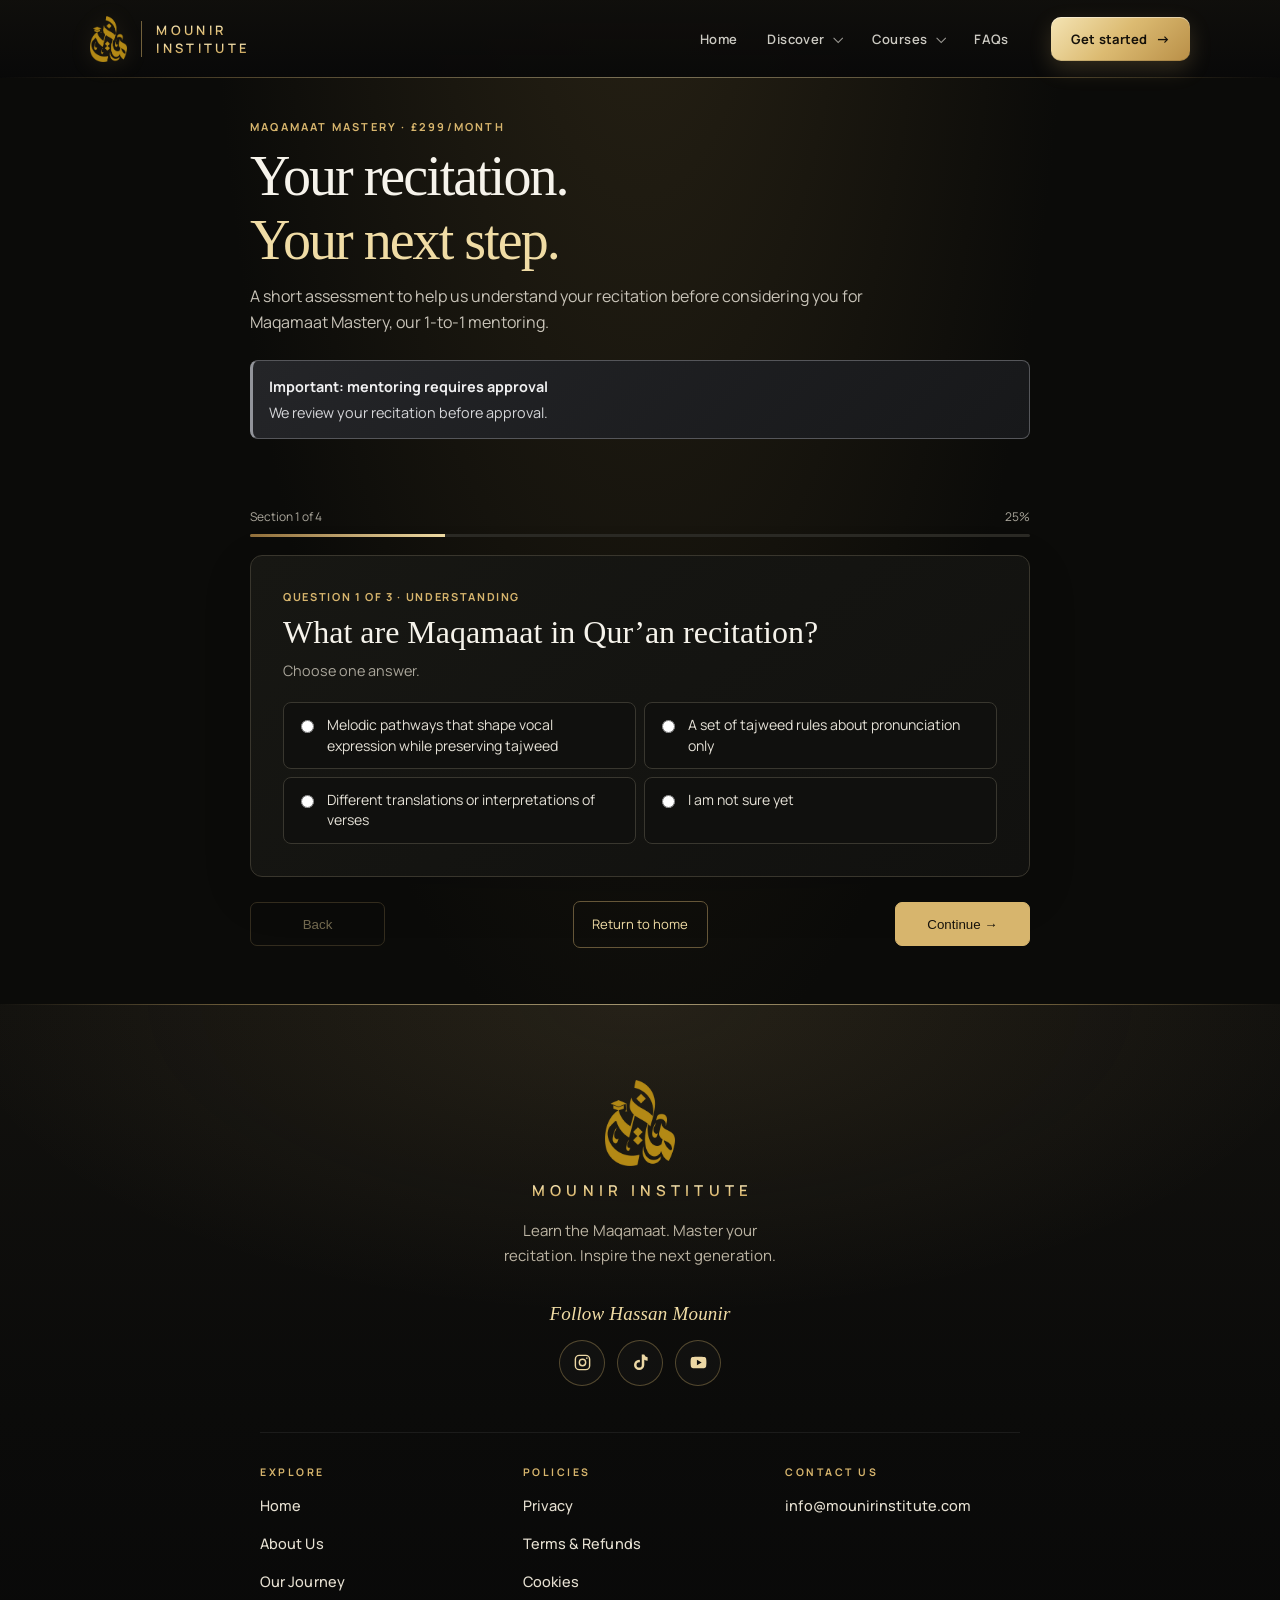
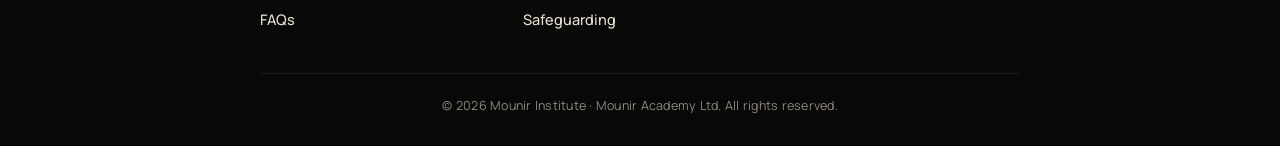
<file: assessment.html>
<!doctype html>
<html lang="en">
<head>
<meta charset="utf-8">
<meta name="viewport" content="width=device-width,initial-scale=1">
<link rel="preconnect" href="https://fonts.googleapis.com">
<link rel="preconnect" href="https://fonts.gstatic.com" crossorigin>
<link rel="stylesheet" href="https://fonts.googleapis.com/css2?family=Manrope:wght@400;500;600;700;800&display=swap">
<link rel="stylesheet" href="/assets/site.css?v=20261101j">
<link rel="stylesheet" href="/assets/recitation.css?v=20261101a">
<script src="/assets/site.js?v=20261101a" defer></script>
<meta name="theme-color" content="#0b0b09">
<title>1-to-1 Recitation Assessment | Mounir Institute</title>



<style>
:root{--bg:#0b0b09;--panel:#141411;--panel2:#1b1b18;--gold:#d7b56d;--gold2:#f0dca5;--text:#f6f3eb;--muted:#aaa69b;--line:#39362d;--grey:#b8b9bd}
*{box-sizing:border-box}html{scroll-behavior:smooth}body{margin:0;background:radial-gradient(ellipse at 50% -15%,#292315 0,transparent 48%),var(--bg);color:var(--text);font:16px/1.6 Inter,ui-sans-serif,system-ui,-apple-system,BlinkMacSystemFont,"Segoe UI",sans-serif}.wrap{width:min(780px,calc(100% - 36px));margin:0 auto}.top{padding:25px 0;border-bottom:1px solid #ffffff12}.brand{font:600 13px/1.4 Inter,system-ui,sans-serif;letter-spacing:.2em;text-transform:uppercase;color:var(--gold2)}.top small{display:block;color:var(--muted);font-size:12px;letter-spacing:.04em;margin-top:4px}.hero{padding:52px 0 28px}.eyebrow{font-size:11px;letter-spacing:.2em;text-transform:uppercase;color:var(--gold);font-weight:700}h1,h2,h3{font-family:Georgia,"Times New Roman",serif;font-weight:400;line-height:1.15}h1{font-size:clamp(2.25rem,7vw,3.5rem);letter-spacing:-.035em;margin:13px 0 16px}h1 span{color:var(--gold2)}.intro{color:#c8c3b8;max-width:630px;margin:0;font-size:1rem}.notice{margin:24px 0 0;border:1px solid #55565a;border-left:3px solid #92949a;border-radius:8px;background:linear-gradient(135deg,#242528,#17181a);padding:14px 16px;color:#d5d6d9;font-size:.9rem}.notice strong{display:block;color:#f0f0f1;margin-bottom:3px}.progress-wrap{margin:28px 0 18px}.progress-copy{display:flex;justify-content:space-between;gap:10px;color:var(--muted);font-size:12px;margin-bottom:8px}.progress{height:3px;background:#2b2a25;border-radius:9px;overflow:hidden}.progress span{display:block;height:100%;width:25%;background:linear-gradient(90deg,#92703b,var(--gold2));transition:width .3s}.section-card{scroll-margin-top:18px;background:linear-gradient(145deg,#171713,#11110f);border:1px solid var(--line);border-radius:12px;padding:clamp(20px,5vw,32px);margin:0 0 18px;box-shadow:0 16px 50px #0002}.step{font-size:11px;text-transform:uppercase;letter-spacing:.15em;color:var(--gold);font-weight:700}.section-card h2{font-size:clamp(1.5rem,4vw,2rem);margin:8px 0}.helper{font-size:.9rem;color:var(--muted);margin:0 0 20px}.field{margin:18px 0}.field label,.field-label{display:block;font-weight:600;font-size:.92rem;margin-bottom:8px}.phone-combo{display:flex;align-items:stretch;width:100%;border:1px solid #464238;border-radius:7px;background:#0d0d0b;overflow:hidden}.phone-combo:focus-within{border-color:var(--gold)}.phone-combo select{max-width:155px;min-width:115px;background:#171611;color:var(--text);border:0;border-right:1px solid #464238;padding:12px 8px;font:inherit;font-size:.88rem;outline:none}.phone-combo input[type=tel]{flex:1;min-width:0;width:0;background:transparent;border:0;border-radius:0;padding:12px 13px;color:var(--text);font:inherit;outline:none}.validation-hint{font-size:.83rem;color:#ffb8ad;margin:8px 0 0}.validation-hint[hidden]{display:none}@media(max-width:420px){.phone-combo select{min-width:95px;max-width:120px;font-size:.8rem;padding:10px 5px}.phone-combo input[type=tel]{padding:10px 8px;font-size:.9rem}}.field input[type=text],.field input[type=email],.field textarea{width:100%;background:#0d0d0b;border:1px solid #464238;border-radius:7px;padding:12px 13px;color:var(--text);font:inherit;outline:none}.field input:focus,.field textarea:focus{border-color:var(--gold)}.options{display:grid;grid-template-columns:1fr 1fr;gap:10px}.option{position:relative;display:flex;gap:10px;align-items:flex-start;background:#10100e;border:1px solid #39372f;border-radius:8px;padding:13px;cursor:pointer;transition:border-color .15s,background .15s}.option:has(input:checked){border-color:var(--gold);background:#282113}.option input{accent-color:var(--gold);margin-top:5px;flex:0 0 auto}.option span{font-size:.88rem;color:#e5e1d7;line-height:1.45}.record-box{border:1px dashed #62563d;background:#11110e;border-radius:10px;padding:18px}.record-actions{display:flex;flex-wrap:wrap;gap:10px;margin:14px 0}.btn{display:inline-flex;align-items:center;justify-content:center;gap:8px;border:1px solid var(--gold);border-radius:7px;background:var(--gold);color:#17130b;padding:12px 17px;font:700 .9rem/1.2 inherit;cursor:pointer;text-decoration:none;min-height:44px}.btn.secondary{background:transparent;color:var(--gold2);border-color:#655638}.btn:disabled{opacity:.45;cursor:not-allowed}.timer{font-variant-numeric:tabular-nums;color:var(--gold2);font-size:1.1rem}.record-hint{font-size:.83rem;color:var(--muted);margin:8px 0}.audio-preview{width:100%;margin-top:14px}.file-input{display:block;width:100%;padding:12px;border:1px solid #39372f;border-radius:8px;color:var(--muted);background:#0d0d0b}.divider{display:flex;align-items:center;gap:12px;color:#77736a;font-size:.75rem;text-transform:uppercase;letter-spacing:.12em;margin:18px 0}.divider:before,.divider:after{content:"";height:1px;background:#39372f;flex:1}.actions{display:flex;justify-content:space-between;gap:12px;margin:24px 0 56px}.actions .btn{min-width:135px}.error{color:#ffb8ad;font-size:.85rem;margin:10px 0;display:none}.fineprint{color:#817d73;font-size:.77rem;margin:14px 0 0}.success{display:none;margin:18px 0 60px}.success h2{color:var(--gold2)}footer{border-top:1px solid #ffffff12;padding:22px 0 35px;color:#77736a;font-size:.78rem}a{color:var(--gold2)}@media(max-width:520px){.wrap{width:min(100% - 24px,780px)}.hero{padding-top:38px}.options{grid-template-columns:1fr}.section-card{padding:19px}.actions .btn{min-width:0;flex:1}.record-actions .btn{width:100%}}
</style>
<style>.assessment-brand-logo{display:block;width:120px;height:105px;object-fit:contain;object-position:left center}.top{padding:10px 0}.top .wrap{display:flex;align-items:center;justify-content:space-between;gap:15px}.top small{text-align:right}@media(max-width:520px){.assessment-brand-logo{width:92px;height:78px}.top small{font-size:10px}}</style>
<style id="transparent-logo-presentation">
/* Let the black in the existing logo asset disappear into the midnight page. */
img[src*="mounir-institute-logo.webp"],.checkout-brand-logo,.assessment-brand-logo{mix-blend-mode:screen!important;background:transparent!important}
</style>
<style id="assessment-middle-home">.actions{align-items:center}.actions .home-middle{font-size:.82rem;text-align:center;white-space:nowrap}@media(max-width:520px){.actions{gap:7px}.actions .btn{min-width:0;padding:11px 7px;font-size:.76rem}.actions .home-middle{font-size:.72rem;white-space:normal}}</style><style id="site-top-navigation">
.site-topbar{position:relative;z-index:100;background:#0b0a08;border-bottom:1px solid #57452966}.topbar-inner{max-width:1160px;margin:auto;min-height:77px;padding:7px 22px;display:flex;align-items:center;gap:24px}.topbar-logo{display:flex;align-items:center;flex:none}.topbar-logo img{display:block;width:106px;height:62px;object-fit:contain;mix-blend-mode:screen}.topbar-links{display:flex;align-items:center;justify-content:center;gap:clamp(12px,2vw,28px);margin-left:auto}.topbar-links>a,.topbar-dropdown>summary{font-size:13px;font-weight:600;letter-spacing:.015em;text-decoration:none;color:#e6dfcf;cursor:pointer;white-space:nowrap}.topbar-links>a:hover,.topbar-dropdown>summary:hover{color:var(--gold2)}.topbar-dropdown{position:relative}.topbar-dropdown>summary{list-style:none;padding:13px 0}.topbar-dropdown>summary::-webkit-details-marker{display:none}.topbar-dropdown>summary span{color:var(--gold);margin-left:4px}.topbar-menu{position:absolute;top:100%;left:-16px;min-width:190px;padding:8px;background:#17140e;border:1px solid #5a492c;border-radius:8px;box-shadow:0 18px 35px #000a;display:flex;flex-direction:column}.topbar-menu a{display:block;padding:10px 12px;text-decoration:none;font-size:13px;color:#e6dfcf;border-radius:5px}.topbar-menu a:hover{background:#302616;color:var(--gold2)}.topbar-cta{display:inline-flex;align-items:center;gap:8px;text-decoration:none;background:var(--gold);color:#100e08!important;font-weight:750;font-size:12px;padding:10px 15px;border-radius:5px;white-space:nowrap}.topbar-cta:hover{background:var(--gold2)}html{scroll-padding-top:20px}@media(max-width:760px){.topbar-inner{padding:7px 12px;gap:10px;min-height:65px;flex-wrap:wrap}.topbar-logo img{width:78px;height:49px}.topbar-links{order:3;width:100%;justify-content:space-around;gap:8px;margin:0;padding:0 0 5px}.topbar-links>a,.topbar-dropdown>summary{font-size:11px}.topbar-cta{margin-left:auto;padding:8px 10px;font-size:11px}.topbar-menu{left:50%;transform:translateX(-50%);min-width:160px}.topbar-dropdown:last-of-type .topbar-menu{left:auto;right:-30px;transform:none}}@media(prefers-reduced-motion:reduce){.site-topbar *{scroll-behavior:auto}}
</style>
<style id="larger-branded-header">.topbar-inner{max-width:1250px;min-height:108px;padding:12px 26px;gap:25px}.topbar-logo{gap:12px;text-decoration:none}.topbar-logo img{width:112px;height:82px}.topbar-brand-name{font-family:Georgia,'Times New Roman',serif;color:var(--gold2);font-size:clamp(19px,2vw,25px);letter-spacing:.025em;white-space:nowrap}.topbar-links{gap:clamp(12px,1.8vw,26px)}@media(max-width:760px){.topbar-inner{min-height:85px;padding:9px 13px;gap:8px}.topbar-logo{gap:6px}.topbar-logo img{width:69px;height:60px}.topbar-brand-name{font-size:16px}.topbar-links{gap:7px}}</style>
<style id="header-logo-size-refinement">.topbar-logo img{width:150px;height:105px}.topbar-brand-name{font-size:17px;letter-spacing:.015em}.topbar-inner{min-height:124px}@media(max-width:760px){.topbar-logo img{width:95px;height:75px}.topbar-brand-name{font-size:13px}.topbar-inner{min-height:94px}}</style>
<style id="header-logo-type-refinement-2">.topbar-logo img{width:185px;height:125px}.topbar-brand-name{font-family:Inter,ui-sans-serif,system-ui,sans-serif;font-size:20px;font-weight:600;letter-spacing:.065em;text-transform:uppercase;color:var(--gold2)}.topbar-inner{min-height:140px}@media(max-width:760px){.topbar-logo img{width:112px;height:88px}.topbar-brand-name{font-size:14px;letter-spacing:.035em}.topbar-inner{min-height:105px}}</style>
<style id="header-brand-tight-refinement">.topbar-logo{gap:0!important}.topbar-logo img{width:170px;height:120px;object-fit:contain;object-position:center}.topbar-brand-name{font-family:Georgia,"Times New Roman",serif!important;font-size:21px!important;font-weight:400!important;letter-spacing:.005em!important;text-transform:none!important;color:var(--gold2)!important;margin-left:-17px}@media(max-width:760px){.topbar-logo img{width:104px;height:85px}.topbar-brand-name{font-size:15px!important;margin-left:-11px}}</style>
<style id="header-elegant-brand-final">.topbar-logo{gap:0!important}.topbar-logo img{width:195px!important;height:135px!important;object-fit:contain!important}.topbar-brand-name{font-family:Georgia,"Times New Roman",serif!important;font-size:clamp(19px,1.8vw,23px)!important;font-weight:400!important;font-style:normal!important;letter-spacing:.025em!important;text-transform:none!important;color:#e7ce92!important;margin-left:-23px!important;white-space:nowrap}.topbar-inner{min-height:148px!important}@media(max-width:760px){.topbar-logo img{width:119px!important;height:96px!important}.topbar-brand-name{font-size:15px!important;letter-spacing:.005em!important;margin-left:-15px!important}.topbar-inner{min-height:111px!important}}</style>
<style id="polished-header-dropdown-motion">
/* Tighter wordmark and a smoother, more deliberate dropdown reveal. */
.site-topbar .topbar-inner{min-height:94px!important;gap:14px!important;padding-top:5px!important;padding-bottom:5px!important}
.site-topbar .topbar-logo{gap:0!important;align-items:center!important}
.site-topbar .topbar-logo img{width:145px!important;height:88px!important;object-fit:contain!important}
.site-topbar .topbar-brand-name{margin-left:-20px!important;padding-left:13px!important;min-height:48px!important;gap:2px!important;font-size:21px!important;line-height:1.02!important}
.site-topbar .topbar-brand-name span:last-child{font-size:.66em!important}
.site-topbar .topbar-dropdown>summary{display:flex;align-items:center;gap:5px;transition:color .2s ease}
.site-topbar .topbar-dropdown>summary span{display:inline-block;transition:transform .28s cubic-bezier(.2,.7,.2,1);font-size:15px}
.site-topbar .topbar-dropdown[open]>summary span{transform:rotate(180deg)}
.site-topbar .topbar-menu{top:calc(100% + 9px);opacity:0;visibility:hidden;pointer-events:none;transform:translateY(-8px) scale(.97);transform-origin:top center;transition:opacity .22s ease,transform .28s cubic-bezier(.2,.7,.2,1),visibility .22s;box-shadow:0 18px 40px #000b,0 0 0 1px #d7b56d0a;min-width:215px;padding:8px;background:linear-gradient(145deg,#201a10,#100f0c);z-index:120}
.site-topbar .topbar-dropdown[open]>.topbar-menu{opacity:1;visibility:visible;pointer-events:auto;transform:translateY(0) scale(1)}
.site-topbar .topbar-menu a{position:relative;overflow:hidden;padding:11px 12px;transition:background .2s ease,color .2s ease,padding-left .2s ease}
.site-topbar .topbar-menu a:before{content:"";position:absolute;left:0;top:20%;height:60%;width:2px;background:var(--gold2);transform:scaleY(0);transition:transform .2s ease}
.site-topbar .topbar-menu a:hover{padding-left:17px;background:linear-gradient(90deg,#3a2b16,#282014);color:var(--gold2)}
.site-topbar .topbar-menu a:hover:before{transform:scaleY(1)}
@media(max-width:760px){
 .site-topbar .topbar-inner{min-height:76px!important;gap:7px!important;padding:5px 12px!important}
 .site-topbar .topbar-logo img{width:88px!important;height:66px!important}
 .site-topbar .topbar-brand-name{font-size:16px!important;margin-left:-12px!important;padding-left:9px!important;min-height:39px!important}
 .site-topbar .topbar-menu{top:calc(100% + 5px);min-width:185px}
}
@media(prefers-reduced-motion:reduce){
 .site-topbar .topbar-menu,.site-topbar .topbar-menu a,.site-topbar .topbar-dropdown>summary span{transition:none!important}
}
</style>
<style id="logo-with-inline-wordmark">
/* Use a square image box for the circular seal, then place the wordmark beside it. */
.site-topbar .topbar-logo{display:flex!important;align-items:center!important;gap:10px!important;flex:none!important;min-width:0!important}
.site-topbar .topbar-logo img{display:block!important;width:112px!important;height:112px!important;max-width:none!important;max-height:none!important;object-fit:contain!important;flex:0 0 112px!important}
.site-topbar .topbar-brand-name{display:block!important;white-space:nowrap!important;flex:none!important;flex-direction:row!important;border:0!important;border-left:1px solid rgba(215,181,109,.65)!important;padding:0 0 0 14px!important;margin:0!important;min-height:0!important;gap:0!important;font-family:Georgia,"Times New Roman",serif!important;font-size:21px!important;font-weight:400!important;line-height:1.1!important;letter-spacing:.025em!important;color:#ead8ae!important}
.site-topbar .topbar-brand-name span{display:inline!important;font:inherit!important;letter-spacing:inherit!important;text-transform:none!important;color:inherit!important}
.site-topbar .topbar-brand-name span+span:before{content:" ";white-space:pre}
.site-topbar .topbar-inner{min-height:96px!important;gap:16px!important}
@media(max-width:760px){
 .site-topbar .topbar-inner{min-height:74px!important;gap:7px!important}
 .site-topbar .topbar-logo{gap:5px!important}
 .site-topbar .topbar-logo img{width:70px!important;height:70px!important;flex-basis:70px!important}
 .site-topbar .topbar-brand-name{font-size:15px!important;padding-left:8px!important;letter-spacing:0!important}
}
@media(max-width:390px){
 .site-topbar .topbar-logo img{width:60px!important;height:60px!important;flex-basis:60px!important}
 .site-topbar .topbar-brand-name{font-size:13px!important;padding-left:7px!important}
}
</style>
<style id="vibe-polish-dropdown-and-card-glow">
/* Vibe-coded polish: soft gold light, layered gradients and fluid dropdown motion. */
.site-topbar .topbar-dropdown{isolation:isolate}
.site-topbar .topbar-dropdown>summary{
  position:relative;padding:12px 13px;border-radius:9px;
  transition:color .22s ease,background .28s ease,box-shadow .28s ease;
}
.site-topbar .topbar-dropdown>summary:hover,
.site-topbar .topbar-dropdown[open]>summary{
  color:#f5dfaa!important;
  background:linear-gradient(120deg,rgba(215,181,109,.13),rgba(215,181,109,.035) 72%,transparent);
  box-shadow:inset 0 0 0 1px rgba(215,181,109,.2),0 0 18px rgba(215,181,109,.07);
}
.site-topbar .topbar-dropdown>summary span{
  color:#d7b56d!important;transform-origin:50% 48%;
}
.site-topbar .topbar-dropdown[open]>summary span{transform:rotate(180deg)}
.site-topbar .topbar-menu{
  overflow:hidden;border:1px solid rgba(215,181,109,.38)!important;
  border-radius:13px!important;
  background:radial-gradient(ellipse at 0% 0%,rgba(215,181,109,.15),transparent 54%),linear-gradient(145deg,rgba(31,26,17,.98),rgba(10,10,9,.99))!important;
  box-shadow:0 22px 48px rgba(0,0,0,.58),0 0 24px rgba(215,181,109,.09),inset 0 1px rgba(255,255,255,.035)!important;
  backdrop-filter:blur(16px);-webkit-backdrop-filter:blur(16px);
  transform:translateY(-10px) scale(.965)!important;
  transform-origin:top center;
  transition:opacity .2s ease,visibility .2s ease,transform .32s cubic-bezier(.16,1,.3,1)!important;
}
.site-topbar .topbar-dropdown[open]>.topbar-menu{transform:translateY(0) scale(1)!important}
.site-topbar .topbar-menu:before{
  content:"";position:absolute;inset:0 0 auto;height:1px;
  background:linear-gradient(90deg,transparent,rgba(245,220,165,.75),transparent);
  pointer-events:none;
}
.site-topbar .topbar-menu a{
  position:relative;isolation:isolate;margin:2px 0;border:1px solid transparent;
  border-radius:8px!important;transition:color .2s ease,transform .24s cubic-bezier(.2,.8,.2,1),background .24s ease,border-color .24s ease,padding-left .24s ease!important;
}
.site-topbar .topbar-menu a:hover{
  transform:translateX(3px);border-color:rgba(215,181,109,.16);
  background:linear-gradient(105deg,rgba(215,181,109,.18),rgba(215,181,109,.045) 75%,transparent)!important;
  box-shadow:inset 0 0 14px rgba(215,181,109,.045),0 0 12px rgba(215,181,109,.04);
}
.site-topbar .topbar-menu a:after{
  content:"";position:absolute;left:12px;right:12px;bottom:4px;height:1px;
  background:linear-gradient(90deg,rgba(215,181,109,.4),transparent);
  transform:scaleX(0);transform-origin:left;transition:transform .25s ease;pointer-events:none;
}
.site-topbar .topbar-menu a:hover:after{transform:scaleX(1)}
/* Gentle premium glow on content cards without overpowering the dark theme. */
.method-card,.programme-card,.testimonial-card,.pricing-card,.journey-card,.path-card,.course-card{
  position:relative;isolation:isolate;
  background-image:linear-gradient(145deg,rgba(215,181,109,.055),rgba(215,181,109,0) 44%)!important;
  border-color:rgba(215,181,109,.18)!important;
  box-shadow:inset 0 1px rgba(255,255,255,.025),0 10px 30px rgba(0,0,0,.16);
  transition:transform .28s cubic-bezier(.2,.8,.2,1),border-color .28s ease,box-shadow .28s ease,background-color .28s ease;
}
.method-card:hover,.programme-card:hover,.testimonial-card:hover,.pricing-card:hover,.journey-card:hover,.path-card:hover,.course-card:hover{
  transform:translateY(-3px);
  border-color:rgba(215,181,109,.4)!important;
  box-shadow:inset 0 1px rgba(255,255,255,.045),0 14px 34px rgba(0,0,0,.24),0 0 22px rgba(215,181,109,.055);
}
@media(max-width:760px){
 .site-topbar .topbar-menu{border-radius:11px!important}
 .site-topbar .topbar-menu a{padding:12px!important}
}
@media(prefers-reduced-motion:reduce){
 .site-topbar .topbar-menu,.site-topbar .topbar-menu a,.site-topbar .topbar-dropdown>summary,.method-card,.programme-card,.testimonial-card,.pricing-card,.journey-card,.path-card,.course-card{transition:none!important}
 .method-card:hover,.programme-card:hover,.testimonial-card:hover,.pricing-card:hover,.journey-card:hover,.path-card:hover,.course-card:hover{transform:none}
}
</style><style id="assessment-navigation-adjustments">.site-topbar{position:sticky!important;top:0;z-index:1000}.site-topbar .topbar-inner{max-width:1250px}.site-topbar .topbar-brand-name{display:flex!important}.site-topbar .topbar-logo img{mix-blend-mode:screen}.site-topbar .topbar-cta{color:#100e08!important}@media(max-width:760px){.site-topbar .topbar-inner{align-content:center}.site-topbar .topbar-links{flex-wrap:wrap}.site-topbar .topbar-menu{z-index:1002}}</style><style id="unified-brand-header">.site-topbar .topbar-logo{display:inline-flex!important;align-items:center!important;gap:0!important;text-decoration:none!important;flex-shrink:0}.site-topbar .topbar-logo img{width:104px!important;height:100px!important;object-fit:contain!important;mix-blend-mode:normal!important;margin:0!important}.site-topbar .topbar-brand-name{display:flex!important;flex-direction:column!important;justify-content:center!important;border-left:1px solid #d7b56d!important;padding-left:16px!important;margin-left:9px!important;font-family:Georgia,serif!important;font-size:22px!important;line-height:1.12!important;letter-spacing:.025em!important;text-transform:none!important;color:#e7ce92!important;font-weight:400!important}.site-topbar .topbar-inner{gap:16px!important}@media(max-width:760px){.site-topbar .topbar-logo img{width:65px!important;height:69px!important}.site-topbar .topbar-brand-name{font-size:15px!important;padding-left:9px!important;margin-left:5px!important}.site-topbar .topbar-inner{gap:8px!important}}</style><style id="header-logo-final-layout">.site-topbar .topbar-logo{display:inline-flex!important;align-items:center!important;flex-direction:row!important;gap:0!important}.site-topbar .topbar-logo img{width:112px!important;height:108px!important;object-fit:contain!important;mix-blend-mode:normal!important}.site-topbar .topbar-brand-name{display:flex!important;flex-direction:row!important;align-items:center!important;gap:.25em!important;white-space:nowrap!important;border-left:2px solid #d7b56d!important;min-height:76px!important;padding-left:20px!important;margin-left:13px!important;font-family:Georgia,serif!important;font-size:clamp(18px,1.8vw,23px)!important;line-height:1!important;letter-spacing:.01em!important;text-transform:none!important;color:#e7ce92!important;font-weight:400!important}@media(max-width:760px){.site-topbar .topbar-logo img{width:65px!important;height:68px!important}.site-topbar .topbar-brand-name{min-height:53px!important;padding-left:10px!important;margin-left:7px!important;font-size:clamp(13px,3.5vw,17px)!important}.site-topbar .topbar-inner{gap:7px!important}}</style><style id="elegant-compact-header">.site-topbar{background:#0d0c0a!important;border-bottom:1px solid rgba(215,181,109,.16)!important}.site-topbar .topbar-inner{max-width:1180px!important;min-height:78px!important;padding:7px 22px!important;gap:18px!important;flex-wrap:nowrap!important}.site-topbar .topbar-logo{gap:0!important;min-width:0!important}.site-topbar .topbar-logo img{width:76px!important;height:64px!important;object-fit:contain!important;flex:none!important}.site-topbar .topbar-brand-name{display:flex!important;flex-direction:row!important;align-items:center!important;gap:.23em!important;margin-left:5px!important;padding-left:13px!important;min-height:39px!important;border-left:1px solid rgba(215,181,109,.65)!important;white-space:nowrap!important;font-family:Georgia,'Times New Roman',serif!important;font-size:19px!important;letter-spacing:0!important;line-height:1.1!important}.site-topbar .topbar-links{gap:clamp(12px,1.6vw,22px)!important;margin-left:auto!important}.site-topbar .topbar-cta{padding:10px 13px!important;font-size:12px!important}@media(max-width:760px){.site-topbar .topbar-inner{min-height:0!important;padding:7px 12px 8px!important;gap:6px 9px!important;flex-wrap:wrap!important}.site-topbar .topbar-logo img{width:59px!important;height:53px!important}.site-topbar .topbar-brand-name{font-size:15px!important;min-height:31px!important;padding-left:9px!important;margin-left:3px!important}.site-topbar .topbar-links{order:3!important;width:100%!important;margin:0!important;padding:3px 0 0!important;justify-content:space-around!important;gap:7px!important}.site-topbar .topbar-cta{margin-left:auto!important;padding:8px 10px!important;font-size:11px!important}.site-topbar .topbar-menu{z-index:1100!important}}@media(max-width:360px){.site-topbar .topbar-logo img{width:49px!important;height:48px!important}.site-topbar .topbar-brand-name{font-size:13px!important;padding-left:7px!important}.site-topbar .topbar-cta{font-size:10px!important;padding:7px!important}}</style><style id="canonical-header-consistency">
/* One canonical header style across every section/page, matching the landing-page header. */
.site-topbar{
  font-family:var(--font-ui,Inter,ui-sans-serif,system-ui,-apple-system,BlinkMacSystemFont,"Segoe UI",sans-serif)!important;
  background:#0b0a08!important;border-bottom:1px solid #57452966!important;
}
.site-topbar .topbar-inner{
  width:100%!important;max-width:1160px!important;min-height:78px!important;
  margin:0 auto!important;padding:5px 22px!important;
  display:flex!important;align-items:center!important;gap:clamp(12px,2vw,24px)!important;
}
.site-topbar .topbar-logo{
  display:flex!important;align-items:center!important;gap:12px!important;
  flex:none!important;min-width:0!important;text-decoration:none!important;
}
.site-topbar .topbar-logo img{
  display:block!important;width:76px!important;height:68px!important;
  min-width:76px!important;max-width:76px!important;max-height:68px!important;
  flex:0 0 76px!important;object-fit:contain!important;object-position:center!important;
  margin:0!important;mix-blend-mode:normal!important;
}
.site-topbar .topbar-brand-name{
  display:flex!important;flex-direction:column!important;align-items:flex-start!important;
  justify-content:center!important;gap:2px!important;
  height:auto!important;min-height:0!important;width:auto!important;min-width:0!important;
  margin:0!important;padding:0 0 0 12px!important;
  border:0!important;border-left:1px solid rgba(215,181,109,.6)!important;
  color:#e8d3a0!important;font-family:var(--font-ui,Inter,ui-sans-serif,system-ui,sans-serif)!important;
  font-size:17px!important;font-weight:750!important;letter-spacing:-.045em!important;
  line-height:1.1!important;text-align:left!important;text-transform:none!important;white-space:nowrap!important;
}
.site-topbar .topbar-brand-name span{
  display:block!important;width:auto!important;font:inherit!important;
  font-size:inherit!important;font-weight:inherit!important;letter-spacing:inherit!important;
  line-height:inherit!important;text-align:left!important;text-transform:none!important;color:inherit!important;
}
.site-topbar .topbar-brand-name span+span:before{content:none!important}
.site-topbar .topbar-links{
  display:flex!important;align-items:center!important;justify-content:center!important;
  gap:clamp(10px,1.6vw,22px)!important;margin-left:auto!important;
}
.site-topbar .topbar-links>a,
.site-topbar .topbar-dropdown>summary{
  font-family:var(--font-ui,Inter,ui-sans-serif,system-ui,sans-serif)!important;
  font-size:12px!important;font-weight:700!important;letter-spacing:-.01em!important;
  line-height:1.35!important;color:#e9e0ce!important;text-decoration:none!important;
}
.site-topbar .topbar-cta{
  font-family:var(--font-ui,Inter,ui-sans-serif,system-ui,sans-serif)!important;
  font-size:12px!important;font-weight:800!important;border-radius:6px!important;padding:11px 15px!important;
}
.site-topbar .topbar-menu{font-family:var(--font-ui,Inter,ui-sans-serif,system-ui,sans-serif)!important;border-radius:10px!important}
.site-topbar .topbar-menu a{font-family:inherit!important;font-size:12px!important;font-weight:600!important}
@media(max-width:760px){
 .site-topbar .topbar-inner{min-height:65px!important;padding:6px 12px!important;gap:8px!important}
 .site-topbar .topbar-logo{gap:8px!important}
 .site-topbar .topbar-logo img{width:55px!important;height:55px!important;min-width:55px!important;max-width:55px!important;max-height:55px!important;flex-basis:55px!important}
 .site-topbar .topbar-brand-name{font-size:13px!important;letter-spacing:-.035em!important;padding-left:8px!important;gap:1px!important}
 .site-topbar .topbar-links{gap:6px!important}
 .site-topbar .topbar-links>a,.site-topbar .topbar-dropdown>summary{font-size:10px!important;font-weight:700!important}
 .site-topbar .topbar-cta{font-size:10px!important;padding:7px 9px!important}
}
@media(max-width:390px){
 .site-topbar .topbar-inner{padding-left:9px!important;padding-right:9px!important;gap:6px!important}
 .site-topbar .topbar-logo img{width:48px!important;height:48px!important;min-width:48px!important;max-width:48px!important;max-height:48px!important;flex-basis:48px!important}
 .site-topbar .topbar-brand-name{font-size:11px!important;padding-left:6px!important}
 .site-topbar .topbar-links{gap:5px!important}
 .site-topbar .topbar-links>a,.site-topbar .topbar-dropdown>summary{font-size:9px!important}
}
</style>
<style id="exact-homepage-header-brand-2026">
/* Shared homepage wordmark: original gold emblem, slim divider, Mounir / INSTITUTE. */
.site-topbar .topbar-logo{display:flex!important;align-items:center!important;gap:1px!important;text-decoration:none!important}
.site-topbar .topbar-logo img{display:block!important;width:70px!important;height:64px!important;min-width:70px!important;max-width:70px!important;max-height:64px!important;flex:0 0 70px!important;object-fit:contain!important;mix-blend-mode:normal!important;margin:0!important}
.site-topbar .topbar-brand-name{display:flex!important;flex-direction:column!important;align-items:flex-start!important;justify-content:center!important;gap:2px!important;height:auto!important;min-height:51px!important;margin:0!important;padding:0 0 0 12px!important;border:0!important;border-left:1px solid rgba(215,181,109,.65)!important;font-family:Georgia,'Times New Roman',serif!important;color:#e8d3a0!important;font-weight:400!important;letter-spacing:0!important;line-height:1.05!important;text-align:left!important;text-transform:none!important;white-space:nowrap!important}
.site-topbar .topbar-brand-name span{display:block!important;width:auto!important;font-family:Georgia,'Times New Roman',serif!important;color:#e8d3a0!important;text-align:left!important;white-space:nowrap!important;text-transform:none!important}
.site-topbar .topbar-brand-name span:first-child{font-size:23px!important;font-weight:400!important;letter-spacing:0!important;line-height:1.05!important}
.site-topbar .topbar-brand-name span:last-child{font-family:Inter,ui-sans-serif,system-ui,sans-serif!important;font-size:13px!important;font-weight:400!important;letter-spacing:.15em!important;line-height:1.1!important;text-transform:uppercase!important}
.site-topbar .topbar-brand-name span+span:before{content:none!important}
@media(max-width:760px){.site-topbar .topbar-logo{gap:1px!important}.site-topbar .topbar-logo img{width:70px!important;height:64px!important;min-width:70px!important;max-width:70px!important;max-height:64px!important;flex-basis:70px!important}.site-topbar .topbar-brand-name{min-height:48px!important;padding-left:11px!important}.site-topbar .topbar-brand-name span:first-child{font-size:22px!important}.site-topbar .topbar-brand-name span:last-child{font-size:12px!important}}
@media(max-width:390px){.site-topbar .topbar-logo img{width:58px!important;height:56px!important;min-width:58px!important;max-width:58px!important;max-height:56px!important;flex-basis:58px!important}.site-topbar .topbar-brand-name{padding-left:8px!important}.site-topbar .topbar-brand-name span:first-child{font-size:19px!important}.site-topbar .topbar-brand-name span:last-child{font-size:10px!important}}
</style>

<style id="premium-opaque-phone-country-select">
/* Premium solid country picker: no glass effect, matching the midnight-and-champagne form styling. */
.phone-combo select{
  appearance:none!important;-webkit-appearance:none!important;
  color-scheme:dark!important;
  background-color:#17150f!important;
  background-image:url("data:image/svg+xml,%3Csvg xmlns='http://www.w3.org/2000/svg' width='12' height='12' viewBox='0 0 12 12'%3E%3Cpath d='m2.5 4.5 3.5 3 3.5-3' fill='none' stroke='%23d7b56d' stroke-width='1.4' stroke-linecap='round' stroke-linejoin='round'/%3E%3C/svg%3E")!important;
  background-repeat:no-repeat!important;background-position:right 10px center!important;
  border:0!important;border-right:1px solid #51452f!important;
  border-radius:0!important;box-shadow:inset 0 1px rgba(255,255,255,.025)!important;
  padding:12px 28px 12px 11px!important;
  color:#ead8ae!important;font-weight:600!important;
}
.phone-combo select:focus{background-color:#201b11!important;outline:none!important}
.phone-combo select option{background:#17150f!important;color:#f3ead7!important}
.phone-combo:focus-within{border-color:#d7b56d!important;box-shadow:0 0 0 2px rgba(215,181,109,.08)!important}
@media(max-width:420px){.phone-combo select{padding:10px 24px 10px 8px!important;background-position:right 7px center!important;font-size:.78rem!important}}
</style>


<style id="searchable-country-code-picker">
.phone-combo .country-picker{position:relative;flex:0 0 158px;min-width:0;border-right:1px solid #51452f}
.phone-combo #country-search{width:100%;height:100%;min-height:46px;border:0!important;border-radius:0!important;background:#17150f!important;color:#ead8ae!important;padding:12px 27px 12px 11px!important;font-weight:600!important;font-size:.88rem!important;box-shadow:none!important;outline:none!important;cursor:text;background-image:url("data:image/svg+xml,%3Csvg xmlns='http://www.w3.org/2000/svg' width='12' height='12' viewBox='0 0 12 12'%3E%3Cpath d='m2.5 4.5 3.5 3 3.5-3' fill='none' stroke='%23d7b56d' stroke-width='1.4' stroke-linecap='round' stroke-linejoin='round'/%3E%3C/svg%3E")!important;background-repeat:no-repeat!important;background-position:right 10px center!important}
.phone-combo .country-picker:focus-within{box-shadow:inset 0 0 0 1px #d7b56d!important}
.country-options{position:absolute;z-index:1000;left:0;top:calc(100% + 5px);width:min(280px,78vw);max-height:250px;overflow:auto;padding:5px;background:#17150f;border:1px solid #6b5735;border-radius:9px;box-shadow:0 18px 35px #000c}
.country-option{display:flex;align-items:center;width:100%;border:0;background:transparent;color:#f0e6d1;text-align:left;padding:10px 11px;border-radius:5px;font:500 13px/1.35 Inter,system-ui,sans-serif;cursor:pointer}
.country-option:hover,.country-option[aria-selected="true"]{background:#302616;color:#f0d28c}
.country-options[hidden]{display:none!important}
@media(max-width:420px){.phone-combo .country-picker{flex-basis:135px}.phone-combo #country-search{font-size:.76rem!important;padding:10px 23px 10px 8px!important;background-position:right 7px center!important}.country-options{max-height:220px}}
</style>

<link rel="icon" href="/assets/icons/favicon-v3.ico" sizes="48x48"><link rel="icon" type="image/png" sizes="192x192" href="/assets/icons/icon-192-v3.png"><link rel="apple-touch-icon" href="/assets/icons/apple-touch-icon-v3.png"><style id="mi-shared-brand-2026">.site-topbar .topbar-logo{display:flex!important;align-items:center!important;gap:12px!important;text-decoration:none!important}.site-topbar .topbar-logo img{display:block!important;width:76px!important;height:68px!important;min-width:76px!important;max-width:76px!important;max-height:68px!important;object-fit:contain!important;mix-blend-mode:normal!important;margin:0!important}.site-topbar .topbar-brand-name{display:flex!important;flex-direction:column!important;align-items:flex-start!important;justify-content:center!important;gap:0!important;margin:0!important;padding:0 0 0 12px!important;border:0!important;border-left:1px solid rgba(215,181,109,.6)!important;white-space:nowrap!important}.site-topbar .topbar-brand-name span{display:block!important;font-family:Inter,ui-sans-serif,system-ui,sans-serif!important;font-size:17px!important;font-weight:500!important;letter-spacing:.045em!important;line-height:1.13!important;text-transform:uppercase!important;color:#e9d7b1!important}.mi-footer .mi-footer-logo{display:block!important;width:clamp(105px,16vw,155px)!important;height:auto!important;max-height:155px!important;object-fit:contain!important;margin:0 auto 18px!important;mix-blend-mode:normal!important}.mi-footer .mi-footer-title{font-family:Inter,ui-sans-serif,system-ui,sans-serif!important;font-size:clamp(19px,3vw,25px)!important;font-weight:600!important;letter-spacing:.14em!important;color:#e8d3a0!important;text-align:center!important;margin:0 0 9px!important}@media(max-width:760px){.site-topbar .topbar-logo img{width:58px!important;height:56px!important;min-width:58px!important;max-width:58px!important;max-height:56px!important}.site-topbar .topbar-brand-name{padding-left:8px!important}.site-topbar .topbar-brand-name span{font-size:14px!important}}@media(max-width:390px){.site-topbar .topbar-logo img{width:48px!important;height:48px!important;min-width:48px!important;max-width:48px!important;max-height:48px!important}.site-topbar .topbar-brand-name{padding-left:6px!important}.site-topbar .topbar-brand-name span{font-size:12px!important}}</style><style id="dropdown-stability-final">.site-topbar,.site-topbar .topbar-inner,.site-topbar .topbar-links,.site-topbar .topbar-dropdown{overflow:visible!important}.site-topbar .topbar-dropdown{position:relative!important;isolation:auto!important}.site-topbar .topbar-dropdown>.topbar-menu{top:100%!important;z-index:9999!important;display:flex!important;opacity:0;visibility:hidden;pointer-events:none;transform:translateY(-7px)!important;transition:opacity .2s ease,transform .24s ease,visibility .2s!important}.site-topbar .topbar-dropdown[open]>.topbar-menu{opacity:1!important;visibility:visible!important;pointer-events:auto!important;transform:translateY(0)!important}.site-topbar .topbar-dropdown>summary{cursor:pointer;list-style:none}.site-topbar .topbar-dropdown>summary::-webkit-details-marker{display:none}.site-topbar .topbar-dropdown[open]>summary span{transform:rotate(180deg)}@media(max-width:760px){.site-topbar .topbar-dropdown>.topbar-menu{left:50%!important;right:auto!important;transform:translate(-50%,-7px)!important}.site-topbar .topbar-dropdown[open]>.topbar-menu{transform:translate(-50%,0)!important}.site-topbar .topbar-dropdown:last-of-type>.topbar-menu{left:auto!important;right:0!important;transform:translateY(-7px)!important}.site-topbar .topbar-dropdown:last-of-type[open]>.topbar-menu{transform:translateY(0)!important}}@media(prefers-reduced-motion:reduce){.site-topbar .topbar-dropdown>.topbar-menu{transition:none!important}}</style><style id="assessment-details-questionnaire-match-2026">
/* Match the questionnaire details step; the recitation uses the same recorder (assets/recitation.js, 1 November 2026). */
#assessment-form .section-card[data-step="3"]{max-width:780px;margin-inline:auto;background:linear-gradient(150deg,#17150f,#0d0d0b)!important;border:1px solid #403522!important;border-radius:12px!important;padding:clamp(22px,5vw,42px)!important;box-shadow:0 20px 80px #0008!important}
#assessment-form .section-card[data-step="3"]>.step{color:#d7b56d;font-size:.8rem;letter-spacing:.13em;text-transform:uppercase}
#assessment-form .section-card[data-step="3"]>h2{font-family:Georgia,serif;font-size:clamp(1.65rem,4vw,2.35rem)!important;line-height:1.2!important;margin:10px 0 9px!important;color:#f7f4ec!important}
#assessment-form .section-card[data-step="3"]>.helper{font-size:.93rem!important;color:#b7b2a5!important;margin-bottom:24px!important}
#assessment-form .section-card[data-step="3"] .field{margin:16px 0!important}
#assessment-form .section-card[data-step="3"] .field label{font-size:.9rem!important;font-weight:500!important;color:#e6dece!important;margin-bottom:7px!important}
#assessment-form .section-card[data-step="3"] .field input:not([type=file]),#assessment-form .section-card[data-step="3"] textarea{background:#0b0b09;border-color:#494131;border-radius:5px;color:#fff;font-size:.94rem}
#assessment-form .section-card[data-step="3"] .phone-combo{border-color:#494131!important;border-radius:5px!important;background:#0b0b09!important}
#assessment-form .section-card[data-step="3"] .btn{border-radius:5px}
@media(max-width:520px){#assessment-form .section-card[data-step="3"]{padding:22px 17px!important}}
</style><style>.phone-combo{position:relative!important;overflow:visible!important;background:#0b0b09!important;border:1px solid #494131!important;border-radius:5px!important;box-shadow:none!important}.country-picker{position:relative;flex:0 0 112px;min-width:0;border-right:1px solid #494131}.country-trigger{display:flex;align-items:center;justify-content:space-between;gap:6px;width:100%;height:100%;min-height:44px;padding:8px 9px;background:#0b0b09;border:0;border-radius:5px 0 0 5px;color:#f7f4ec;font:inherit;font-size:.84rem;white-space:nowrap;cursor:pointer}.country-trigger .country-selected{overflow:hidden;text-overflow:ellipsis}.country-trigger .country-arrow{color:#d7b56d;font-size:.7rem;flex-shrink:0}.country-dropdown{position:absolute;z-index:30;top:calc(100% + 5px);left:0;width:min(280px,calc(100vw - 70px));max-height:285px;overflow:hidden;background:#11110f;border:1px solid #65502e;border-radius:6px;box-shadow:0 12px 30px #000b}.country-dropdown[hidden]{display:none}.country-search{display:block;width:100%;background:#0b0b09;border:0;border-bottom:1px solid #494131;border-radius:0;padding:10px 12px;color:#f7f4ec;font:inherit;font-size:.84rem;outline:none}.country-search::placeholder{color:#918a7c}.country-results{max-height:230px;overflow-y:auto}.country-result{display:block;width:100%;padding:9px 12px;text-align:left;background:transparent;border:0;border-bottom:1px solid #29261f;color:#f7f4ec;font:inherit;font-size:.84rem;cursor:pointer}.country-result:last-child{border-bottom:0}.country-result:hover,.country-result:focus{background:#262014;color:#f0dca5;outline:none}.country-empty{padding:12px;color:#b7b2a5;font-size:.82rem}.phone-combo #phone{flex:1;min-width:0;width:0;background:transparent;border:0;border-radius:0;padding:11px 12px;color:#fff;font:inherit;outline:none}.phone-combo:focus-within{border-color:#b99a5a}@media(max-width:420px){.country-picker{flex-basis:104px}.country-trigger{padding:8px 7px;font-size:.8rem}.phone-combo #phone{padding:11px 8px;font-size:.85rem}}</style><style id="assessment-phone-proportions-2026">#assessment-form .section-card[data-step="3"] .phone-combo .country-picker{flex:0 0 112px!important;width:112px!important;min-width:0!important;max-width:112px!important}#assessment-form .section-card[data-step="3"] .phone-combo #country-trigger{width:100%!important;min-width:0!important;padding:8px 7px!important;font-size:.8rem!important}#assessment-form .section-card[data-step="3"] .phone-combo #phone{flex:1 1 0!important;min-width:0!important;width:0!important}@media(max-width:390px){#assessment-form .section-card[data-step="3"] .phone-combo .country-picker{flex-basis:98px!important;width:98px!important;max-width:98px!important}#assessment-form .section-card[data-step="3"] .phone-combo #country-trigger{font-size:.75rem!important;padding:8px 5px!important}}</style><style id="assessment-inline-errors">.details-inline-error{color:#ff7777!important;font-size:.82rem;font-weight:650;margin:0 0 7px}.details-inline-error[hidden]{display:none!important}</style></head>
<body>
<header class="site-topbar" id="top"><div class="topbar-inner"><a class="topbar-logo" href="index.html#top" aria-label="Mounir Institute home"><img src="/assets/mounir-emblem.webp?v=20261031" alt="Mounir Institute" width="388" height="480" decoding="async"><span class="topbar-brand-name"><span>Mounir</span><span>Institute</span></span></a><nav class="topbar-links" aria-label="Main navigation"><a href="index.html#top">Home</a><details class="topbar-dropdown"><summary>Discover <span aria-hidden="true">⌄</span></summary><div class="topbar-menu"><a href="index.html#approach">Our approach</a><a href="index.html#teachers">Learning journey</a><a href="index.html#testimonials">Student stories</a></div></details><details class="topbar-dropdown"><summary>Courses <span aria-hidden="true">⌄</span></summary><div class="topbar-menu"><a href="index.html#programmes">Explore our programmes</a><a href="index.html#journey">Find your learning path</a><a href="assessment.html">Apply for Maqamaat Mastery</a></div></details><a href="index.html#faq">FAQs</a></nav><a class="topbar-cta" href="index.html#journey">Get started <span aria-hidden="true">→</span></a></div></header>
<main class="wrap">
<section class="hero" id="assessment-intro">
<div class="eyebrow">Maqamaat Mastery · £299/month</div>
<h1>Your recitation.<br><span>Your next step.</span></h1>
<p class="intro">A short assessment to help us understand your recitation before considering you for Maqamaat Mastery, our 1-to-1 mentoring.</p>
<div class="notice"><strong>Important: mentoring requires approval</strong>We review your recitation before approval.</div>
</section>
<form id="assessment-form">
<div class="progress-wrap"><div class="progress-copy"><span id="progress-label">Section 1 of 4</span><span id="progress-percent">25%</span></div><div class="progress"><span id="progress-bar"></span></div></div>
<section class="section-card" data-step="0">
<div class="step">Question 1 of 3 · Understanding</div><h2>What are Maqamaat in Qur’an recitation?</h2><p class="helper">Choose one answer.</p>
<div class="options">
<label class="option"><input type="radio" name="q1" value="Melodic pathways that shape vocal expression while preserving tajweed"><span>Melodic pathways that shape vocal expression while preserving tajweed</span></label>
<label class="option"><input type="radio" name="q1" value="A set of tajweed rules about pronunciation only"><span>A set of tajweed rules about pronunciation only</span></label>
<label class="option"><input type="radio" name="q1" value="Different translations or interpretations of verses"><span>Different translations or interpretations of verses</span></label>
<label class="option"><input type="radio" name="q1" value="I am not sure yet"><span>I am not sure yet</span></label>
</div>
</section>
<section class="section-card" data-step="1" hidden>
<div class="step">Question 2 of 3 · Familiarity</div><h2>Which Maqamaat can you currently recognise?</h2><p class="helper">Select all that apply.</p>
<div class="options">
<label class="option"><input type="checkbox" name="q2" value="Bayati"><span>Bayati</span></label>
<label class="option"><input type="checkbox" name="q2" value="Hijaz"><span>Hijaz</span></label>
<label class="option"><input type="checkbox" name="q2" value="Nahawand"><span>Nahawand</span></label>
<label class="option"><input type="checkbox" name="q2" value="Rast"><span>Rast</span></label>
<label class="option"><input type="checkbox" name="q2" value="Saba"><span>Saba</span></label>
<label class="option"><input type="checkbox" name="q2" value="Sikah"><span>Sikah</span></label>
<label class="option"><input type="checkbox" name="q2" value="Ajam"><span>Ajam</span></label>
<label class="option"><input type="checkbox" name="q2" value="I’m still learning"><span>I’m still learning</span></label>
</div>
</section>
<section class="section-card" data-step="2" hidden>
<div class="step">Question 3 of 3 · Application</div><h2>How confidently can you apply a Maqam to Surah Al-Fatiha?</h2><p class="helper">Choose your current level.</p>
<div class="options">
<label class="option"><input type="radio" name="q3" value="I can recite Al-Fatiha with a Maqam confidently and consistently"><span>I can do this confidently and consistently</span></label>
<label class="option"><input type="radio" name="q3" value="I can apply a Maqam in parts, but need more consistency"><span>I can apply one in parts, but need more consistency</span></label>
<label class="option"><input type="radio" name="q3" value="I know a little, but need guidance to apply it"><span>I know a little, but need guidance to apply it</span></label>
<label class="option"><input type="radio" name="q3" value="I have not started learning Maqamaat yet"><span>I have not started learning Maqamaat yet</span></label>
</div>
</section>
<section class="section-card" data-step="3" hidden>
<div class="step">Your details · Final step</div><h2>Where can we send your results?</h2><p class="helper">Enter your details below.</p>
<div class="field"><label for="full-name">Your full name</label><input id="full-name" name="fullName" type="text" autocomplete="name" required placeholder="Enter your name"></div>
<div class="field"><label for="email">Email address</label><p class="details-inline-error" id="assessment-email-error" role="alert" hidden></p><input id="email" name="email" type="email" autocomplete="email" required placeholder="you@example.com"></div>
<div class="field"><label for="phone">WhatsApp number *</label>
<p class="details-inline-error" id="assessment-phone-error" role="alert" hidden>Please enter a valid WhatsApp number.</p><div class="phone-combo"><div class="country-picker"><button type="button" id="country-trigger" class="country-trigger" aria-haspopup="listbox" aria-expanded="false"><span id="country-selected" class="country-selected">🇲🇦 +212</span><span class="country-arrow">▼</span></button><input id="country-code" type="hidden" value="+212"><div id="country-dropdown" class="country-dropdown" hidden><input id="country-search" class="country-search" type="search" aria-label="Search country or calling code" placeholder="Search country or code" autocomplete="off"><div id="country-results" class="country-results" role="listbox"></div></div></div><input id="phone" name="phone" type="tel" inputmode="tel" autocomplete="tel-national" required placeholder="Your number" aria-describedby="phone-help"></div>
<p class="record-hint" id="phone-help">Choose your country code in the same bar, then enter your number.</p>
</div>
<div class="field" id="assessment-recite"></div>
<div class="field"><label for="notes">Anything you would like us to know? (optional)</label><textarea id="notes" name="notes" rows="3" placeholder="For example, your recitation experience or what you hope to improve."></textarea></div>
<p class="fineprint">Your email draft and audio download will be prepared. Attach the audio before sending.</p>
</section>
<div class="error" id="form-error" role="alert"></div>
<div class="actions" id="form-actions"><button class="btn secondary" id="back-btn" type="button" disabled>Back</button><a class="btn secondary home-middle" href="index.html#top">Return to home</a><button class="btn" id="next-btn" type="button">Continue →</button></div>
</form>
<section class="section-card success" id="success-state"><h2>Thank you for completing your assessment.</h2><p id="standard-thanks">Attach your downloaded recording to the email draft and send it to complete your submission. Our team will review your assessment and get back to you.</p><div class="notice" id="fundamentals-recommendation" hidden><strong>Recommended next step</strong><p>We recommend strengthening your Maqamaat foundations with our <strong>Applied Maqamaat: Guided Learning (£159/month)</strong> before applying for mentoring again.</p><a class="btn" href="index.html#journey">Explore the £159/month programme →</a></div><div class="actions" style="margin-top:24px"><a class="btn secondary" href="index.html#top">← Return to home</a></div></section>
</main>
<footer class="footer mi-footer mi-foot" id="contact"><div class="mf-inner">
<a class="mf-brand" href="index.html#top" aria-label="Mounir Institute home"><img src="/assets/mounir-emblem.webp?v=20261031" alt="" width="388" height="480" loading="lazy" decoding="async"><span class="mf-name">Mounir Institute</span></a>
<p class="mf-tagline">Learn the Maqamaat. Master your recitation. Inspire the next generation.</p>
<div class="mf-follow"><span class="mf-follow-label">Follow Hassan Mounir</span><nav class="mf-social" aria-label="Follow Hassan Mounir"><a href="https://www.instagram.com/hassanmounirofficial/" target="_blank" rel="noopener noreferrer" aria-label="Instagram"><svg class="mf-stroke" viewBox="0 0 24 24" fill="none" stroke="currentColor" stroke-width="1.8" aria-hidden="true"><rect x="3" y="3" width="18" height="18" rx="5"/><circle cx="12" cy="12" r="4"/><circle cx="17.5" cy="6.5" r="1" fill="currentColor" stroke="none"/></svg></a><a href="https://www.tiktok.com/@hassanmounirofficial" target="_blank" rel="noopener noreferrer" aria-label="TikTok"><svg class="mf-fill" viewBox="0 0 24 24" fill="currentColor" aria-hidden="true"><path d="M16.7 2h-3.1v13.1a3.3 3.3 0 1 1-3.3-3.3c.3 0 .6 0 .9.1V8.7a7 7 0 0 0-.9-.1 6.5 6.5 0 1 0 6.5 6.5V8.5a8.2 8.2 0 0 0 4.2 1.2V5.4A5 5 0 0 1 16.7 2Z"/></svg></a><a href="https://www.youtube.com/@Mounir.institute" target="_blank" rel="noopener noreferrer" aria-label="YouTube"><svg class="mf-fill" viewBox="0 0 24 24" fill="currentColor" aria-hidden="true"><path d="M21.6 7.1a2.7 2.7 0 0 0-1.9-1.9C18 4.7 12 4.7 12 4.7s-6 0-7.7.5a2.7 2.7 0 0 0-1.9 1.9C2 8.8 2 12 2 12s0 3.2.4 4.9a2.7 2.7 0 0 0 1.9 1.9c1.7.5 7.7.5 7.7.5s6 0 7.7-.5a2.7 2.7 0 0 0 1.9-1.9c.4-1.7.4-4.9.4-4.9s0-3.2-.4-4.9ZM10 15.5v-7l6 3.5-6 3.5Z"/></svg></a></nav></div>
<nav class="mf-links" aria-label="Footer navigation"><div class="mf-col"><span class="mf-col-title">Explore</span><a href="index.html#top">Home</a><a href="index.html#approach">About Us</a><a href="index.html#teachers">Our Journey</a><a href="index.html#faq">FAQs</a></div><div class="mf-col"><span class="mf-col-title">Policies</span><a href="privacy.html">Privacy</a><a href="terms.html">Terms &amp; Refunds</a><a href="cookies.html">Cookies</a><a href="safeguarding.html">Safeguarding</a></div><div class="mf-col mf-contact"><span class="mf-col-title">Contact Us</span><a href="mailto:info@mounirinstitute.com">info@mounirinstitute.com</a></div></nav>
<div class="mf-bottom">© <span id="year">2026</span> Mounir Institute · Mounir Academy Ltd. All rights reserved.</div>
</div></footer>
<script src="/assets/recitation.js?v=20261101a"></script>
<script>
(function(){
const form=document.getElementById('assessment-form'),steps=[...document.querySelectorAll('[data-step]')],bar=document.getElementById('progress-bar'),label=document.getElementById('progress-label'),percent=document.getElementById('progress-percent'),back=document.getElementById('back-btn'),next=document.getElementById('next-btn'),error=document.getElementById('form-error');
let current=0,recitation=null;
// The recitation: Surah Al-Fatiha, recorded here or uploaded, up to 90 seconds (the same recorder as the homepage questionnaire).
const reciteControl=miRecitation.mount(document.getElementById('assessment-recite'),{label:'Your recitation *',hint:'Recite <strong>Surah Al-Fatiha</strong> naturally, in <strong>up to 90 seconds</strong>. Record it here or upload an audio file.',privacy:'Only our teachers listen to it.',min:5,max:90,onChange:v=>{recitation=v;if(v)error.style.display='none';}});
 const countryOptions=[["GB","United Kingdom","+44"],["US","United States","+1"],["CA","Canada","+1"],["AU","Australia","+61"],["NZ","New Zealand","+64"],["IE","Ireland","+353"],["FR","France","+33"],["DE","Germany","+49"],["ES","Spain","+34"],["IT","Italy","+39"],["NL","Netherlands","+31"],["BE","Belgium","+32"],["PT","Portugal","+351"],["CH","Switzerland","+41"],["SE","Sweden","+46"],["NO","Norway","+47"],["DK","Denmark","+45"],["PL","Poland","+48"],["GR","Greece","+30"],["TR","Türkiye","+90"],["MA","Morocco","+212"],["DZ","Algeria","+213"],["TN","Tunisia","+216"],["EG","Egypt","+20"],["SA","Saudi Arabia","+966"],["AE","United Arab Emirates","+971"],["QA","Qatar","+974"],["KW","Kuwait","+965"],["OM","Oman","+968"],["JO","Jordan","+962"],["LB","Lebanon","+961"],["IQ","Iraq","+964"],["PK","Pakistan","+92"],["IN","India","+91"],["BD","Bangladesh","+880"],["ID","Indonesia","+62"],["MY","Malaysia","+60"],["SG","Singapore","+65"],["PH","Philippines","+63"],["TH","Thailand","+66"],["CN","China","+86"],["JP","Japan","+81"],["KR","South Korea","+82"],["NG","Nigeria","+234"],["GH","Ghana","+233"],["KE","Kenya","+254"],["ZA","South Africa","+27"],["ET","Ethiopia","+251"],["SO","Somalia","+252"],["SD","Sudan","+249"],["UG","Uganda","+256"],["TZ","Tanzania","+255"],["BR","Brazil","+55"],["MX","Mexico","+52"],["AR","Argentina","+54"],["CL","Chile","+56"],["CO","Colombia","+57"],["PE","Peru","+51"],["RU","Russia","+7"],["UA","Ukraine","+380"],["IL","Israel","+972"],["PS","Palestine","+970"],["AF","Afghanistan","+93"],["LK","Sri Lanka","+94"],["NP","Nepal","+977"],["VN","Vietnam","+84"],["HK","Hong Kong","+852"],["TW","Taiwan","+886"],["JM","Jamaica","+1"],["TT","Trinidad and Tobago","+1"],["FJ","Fiji","+679"],["CY","Cyprus","+357"],["IS","Iceland","+354"],["LU","Luxembourg","+352"],["MT","Malta","+356"],["RO","Romania","+40"],["HU","Hungary","+36"],["CZ","Czechia","+420"],["SK","Slovakia","+421"],["HR","Croatia","+385"],["RS","Serbia","+381"],["BG","Bulgaria","+359"],["SI","Slovenia","+386"],["LT","Lithuania","+370"],["LV","Latvia","+371"],["EE","Estonia","+372"],["GE","Georgia","+995"],["AM","Armenia","+374"],["AZ","Azerbaijan","+994"]];
 const countrySelect=document.getElementById('country-code'),countryTrigger=document.getElementById('country-trigger'),countrySelected=document.getElementById('country-selected'),countryDropdown=document.getElementById('country-dropdown'),countrySearch=document.getElementById('country-search'),countryResults=document.getElementById('country-results'),countryPicker=document.querySelector('#assessment-form .country-picker');
 function flag(code){return String.fromCodePoint(...code.split('').map(x=>127397+x.charCodeAt(0)))}
 // The same rule as the questionnaire on the homepage: drop a typed +code or 00code, and the leading 0 of a
 // national number (kept for Italy, where it is part of the number).
 function whatsappNumber(code,raw){const typed=String(raw||'').trim(),cc=String(code||'').replace(/\D/g,'');let d=typed.replace(/\D/g,'');if(/^(\+|00)/.test(typed)){if(typed.startsWith('00'))d=d.slice(2);if(cc&&d.startsWith(cc))d=d.slice(cc.length);}if(code!=='+39')d=d.replace(/^0+/,'');const full=(code||'')+d;return {digits:d,full:full,valid:!!code&&/^\+[1-9]\d{7,14}$/.test(full)&&d.length>=5};}
 function chooseCountry(c){countrySelect.value=c[2];countrySelected.textContent=flag(c[0])+' '+c[2];countryDropdown.hidden=true;countryTrigger.setAttribute('aria-expanded','false');countrySearch.value='';countrySelect.dispatchEvent(new Event('change',{bubbles:true}));}
 function showCountryResults(){const q=countrySearch.value.trim().toLowerCase();const matches=countryOptions.filter(c=>(c[1]+' '+c[2]+' '+c[0]).toLowerCase().includes(q));countryResults.innerHTML=matches.length?matches.map(c=>'<button type="button" class="country-result" role="option" data-code="'+c[0]+'" data-dial="'+c[2]+'">'+flag(c[0])+' &nbsp; '+c[1]+' <span style="color:#d7b56d">('+c[2]+')</span></button>').join(''):'<div class="country-empty">No country found. Try a country name or calling code.</div>';countryResults.querySelectorAll('.country-result').forEach(btn=>btn.addEventListener('click',()=>{const c=countryOptions.find(c=>c[0]===btn.dataset.code&&c[2]===btn.dataset.dial);if(c)chooseCountry(c);document.getElementById('phone').focus()}));}
 countryTrigger.addEventListener('click',()=>{countryDropdown.hidden=!countryDropdown.hidden;countryTrigger.setAttribute('aria-expanded',String(!countryDropdown.hidden));if(!countryDropdown.hidden){countrySearch.value='';showCountryResults();countrySearch.focus()}});
 countrySearch.addEventListener('input',showCountryResults);countrySearch.addEventListener('keydown',e=>{if(e.key==='Escape'){countryDropdown.hidden=true;countryTrigger.setAttribute('aria-expanded','false');countryTrigger.focus()}else if(e.key==='Enter'&&!countryDropdown.hidden){e.preventDefault();countryResults.querySelector('.country-result')?.click()}});
 document.addEventListener('click',e=>{if(!countryPicker.contains(e.target)){countryDropdown.hidden=true;countryTrigger.setAttribute('aria-expanded','false')}});
 document.getElementById('email').addEventListener('input',()=>document.getElementById('assessment-email-error').hidden=true);
 // Start on the visitor's own country where the browser says it, as the questionnaire does.
 (function(){const locale=(navigator.language||'').split('-');const localeCountry=locale.length>1?locale[locale.length-1].toUpperCase():'MA';const c=countryOptions.find(x=>x[0]===localeCountry)||countryOptions.find(x=>x[0]==='MA');if(c)chooseCountry(c);})();
 // Check the number as it is typed, once the visitor has started, as the questionnaire does.
 (function(){const phone=document.getElementById('phone'),err=document.getElementById('assessment-phone-error');const check=()=>{if(!phone.dataset.touched)return;err.textContent='Please enter a valid WhatsApp number.';err.hidden=whatsappNumber(countrySelect.value,phone.value).valid;};phone.addEventListener('input',()=>{phone.dataset.touched='true';check()});phone.addEventListener('blur',()=>{phone.dataset.touched='true';check()});countrySelect.addEventListener('change',check);})();
function showStep(n){if(n!==3)reciteControl.stop();current=n;steps.forEach((el,i)=>el.hidden=i!==n);const p=Math.round((n+1)/steps.length*100);bar.style.width=p+'%';label.textContent='Section '+(n+1)+' of '+steps.length;percent.textContent=p+'%';back.disabled=n===0;next.textContent=n===steps.length-1?'Prepare submission →':'Continue →';error.style.display='none';steps[n].scrollIntoView({behavior:'smooth',block:'start'});}
function selected(name){const el=form.querySelector('input[name="'+name+'"]:checked');return el?el.value:''}
function validStep(){if(current===0&&!selected('q1'))return 'Please choose an answer before continuing.';if(current===2&&!selected('q3'))return 'Please choose the answer that best describes your current level.';if(current===3){if(!document.getElementById('full-name').value.trim())return 'Please enter your full name.';const emailInput=document.getElementById('email');const email=emailInput.value.trim();if(!email||emailInput.value!==email||!emailInput.checkValidity()||!/^[^\s@]+@[^\s@]+\.[A-Za-z]{2,}$/.test(email))return 'Please enter a valid email address before continuing.';const countryCode=document.getElementById('country-code').value;if(!countryCode)return 'Please choose your country from the dropdown results.';if(!whatsappNumber(countryCode,document.getElementById('phone').value).valid)return 'Please enter a valid WhatsApp number.';if(!recitation)return 'Please record your recitation or upload an audio file.';}return ''}
back.addEventListener('click',()=>{if(current>0)showStep(current-1)});
next.addEventListener('click',()=>{const msg=validStep();const ee=document.getElementById('assessment-email-error'),pe=document.getElementById('assessment-phone-error');ee.hidden=pe.hidden=true;if(msg&&current===3){if(/email/i.test(msg)){ee.textContent=msg;ee.hidden=false;document.getElementById('email').focus();return}if(/WhatsApp|country|phone/i.test(msg)){pe.textContent=msg;pe.hidden=false;document.getElementById('phone').focus();return}}if(msg){error.textContent=msg;error.style.display='block';return}if(current<steps.length-1){showStep(current+1);return}verifyAssessmentDuplicates()});
function verifyAssessmentDuplicates(){prepareSubmission()}
async function prepareSubmission(){reciteControl.stop();const blob=recitation&&recitation.blob;const name=recitation&&recitation.source==='uploaded'?recitation.name:'Mounir-Institute-Recitation.'+(recitation&&/mp4|aac|m4a/.test(recitation.type)?'m4a':recitation&&/ogg/.test(recitation.type)?'ogg':'webm');if(!blob){error.textContent='Please add your recording first.';error.style.display='block';return}
const countryCode=document.getElementById('country-code').value;const answers={Name:document.getElementById('full-name').value.trim(),Email:document.getElementById('email').value.trim(),WhatsApp:whatsappNumber(countryCode,document.getElementById('phone').value).full,'Question 1':selected('q1'),'Question 2':[...form.querySelectorAll('input[name="q2"]:checked')].map(x=>x.value).join(', ')||'Not selected','Question 3':selected('q3'),Notes:document.getElementById('notes').value.trim()||'None'};
const vip=new URLSearchParams(location.search).get('programme')==='vip';const body='MOUNIR INSTITUTE · '+(vip?'MAQAMAAT MASTERY ASSESSMENT':'1-TO-1 RECITATION ASSESSMENT')+'\n\n'+Object.entries(answers).map(([k,v])=>k+': '+v).join('\n')+'\n\nPlease find my recitation recording attached.';
const url=URL.createObjectURL(blob),a=document.createElement('a');a.href=url;a.download=name;a.click();setTimeout(()=>URL.revokeObjectURL(url),60000);
const subject=encodeURIComponent((vip?'Maqamaat Mastery Assessment: ':'1-to-1 Recitation Assessment: ')+answers.Name);const mailBody=encodeURIComponent(body);const q1Strong=answers['Question 1']==='Melodic pathways that shape vocal expression while preserving tajweed';const q3=answers['Question 3'];const q2StillLearning=answers['Question 2'].includes('I’m still learning');const needsFoundations=!q1Strong||q3==='I have not started learning Maqamaat yet'||(q2StillLearning&&q3==='I know a little, but need guidance to apply it');if(needsFoundations){document.getElementById('fundamentals-recommendation').hidden=false;document.getElementById('standard-thanks').textContent='Attach your downloaded recording to the email draft and send it to complete your submission.';}document.getElementById('assessment-intro').hidden=true;document.getElementById('success-state').style.display='block';form.style.display='none';document.getElementById('success-state').scrollIntoView({behavior:'smooth',block:'start'});setTimeout(()=>{window.location.href='mailto:info@mounirinstitute.com?subject='+subject+'&body='+mailBody;},800);
}
showStep(0);
})();
</script>
<style id="shared-homepage-header-exact-final">
/* Identical branding across every page: same asset, divider, typography and sizing. */
.site-topbar .topbar-logo{display:flex!important;align-items:center!important;gap:1px!important;text-decoration:none!important;flex:none!important}
.site-topbar .topbar-logo img{display:block!important;width:70px!important;height:64px!important;min-width:70px!important;max-width:70px!important;max-height:64px!important;flex:0 0 70px!important;object-fit:contain!important;object-position:center!important;margin:0!important;mix-blend-mode:normal!important}
.site-topbar .topbar-brand-name{display:flex!important;flex-direction:column!important;align-items:flex-start!important;justify-content:center!important;gap:2px!important;width:auto!important;height:auto!important;min-height:48px!important;margin:0!important;padding:0 0 0 11px!important;border:0!important;border-left:1px solid rgba(215,181,109,.65)!important;white-space:nowrap!important;text-align:left!important;text-transform:none!important;color:#e8d3a0!important}
.site-topbar .topbar-brand-name span{display:block!important;width:auto!important;text-align:left!important;white-space:nowrap!important;color:#e8d3a0!important}
.site-topbar .topbar-brand-name span:first-child{font-family:Georgia,'Times New Roman',serif!important;font-size:22px!important;font-weight:400!important;letter-spacing:0!important;line-height:1.05!important;text-transform:none!important}
.site-topbar .topbar-brand-name span:last-child{font-family:Inter,ui-sans-serif,system-ui,sans-serif!important;font-size:12px!important;font-weight:400!important;letter-spacing:.15em!important;line-height:1.1!important;text-transform:uppercase!important}
.site-topbar .topbar-brand-name span+span:before{content:none!important}
@media(max-width:390px){.site-topbar .topbar-logo img{width:58px!important;height:56px!important;min-width:58px!important;max-width:58px!important;max-height:56px!important;flex-basis:58px!important}.site-topbar .topbar-brand-name{padding-left:8px!important}.site-topbar .topbar-brand-name span:first-child{font-size:19px!important}.site-topbar .topbar-brand-name span:last-child{font-size:10px!important}}
</style>
<!-- Exact homepage header CSS copied verbatim, in original cascade order -->
<style id="site-top-navigation">
.site-topbar{position:relative;z-index:100;background:#0b0a08;border-bottom:1px solid #57452966}.topbar-inner{max-width:1160px;margin:auto;min-height:77px;padding:7px 22px;display:flex;align-items:center;gap:24px}.topbar-logo{display:flex;align-items:center;flex:none}.topbar-logo img{display:block;width:106px;height:62px;object-fit:contain;mix-blend-mode:screen}.topbar-links{display:flex;align-items:center;justify-content:center;gap:clamp(12px,2vw,28px);margin-left:auto}.topbar-links>a,.topbar-dropdown>summary{font-size:13px;font-weight:600;letter-spacing:.015em;text-decoration:none;color:#e6dfcf;cursor:pointer;white-space:nowrap}.topbar-links>a:hover,.topbar-dropdown>summary:hover{color:var(--gold2)}.topbar-dropdown{position:relative}.topbar-dropdown>summary{list-style:none;padding:13px 0}.topbar-dropdown>summary::-webkit-details-marker{display:none}.topbar-dropdown>summary span{color:var(--gold);margin-left:4px}.topbar-menu{position:absolute;top:100%;left:-16px;min-width:190px;padding:8px;background:#17140e;border:1px solid #5a492c;border-radius:8px;box-shadow:0 18px 35px #000a;display:flex;flex-direction:column}.topbar-menu a{display:block;padding:10px 12px;text-decoration:none;font-size:13px;color:#e6dfcf;border-radius:5px}.topbar-menu a:hover{background:#302616;color:var(--gold2)}.topbar-cta{display:inline-flex;align-items:center;gap:8px;text-decoration:none;background:var(--gold);color:#100e08!important;font-weight:750;font-size:12px;padding:10px 15px;border-radius:5px;white-space:nowrap}.topbar-cta:hover{background:var(--gold2)}html{scroll-padding-top:20px}@media(max-width:760px){.topbar-inner{padding:7px 12px;gap:10px;min-height:65px;flex-wrap:wrap}.topbar-logo img{width:78px;height:49px}.topbar-links{order:3;width:100%;justify-content:space-around;gap:8px;margin:0;padding:0 0 5px}.topbar-links>a,.topbar-dropdown>summary{font-size:11px}.topbar-cta{margin-left:auto;padding:8px 10px;font-size:11px}.topbar-menu{left:50%;transform:translateX(-50%);min-width:160px}.topbar-dropdown:last-of-type .topbar-menu{left:auto;right:-30px;transform:none}}@media(prefers-reduced-motion:reduce){.site-topbar *{scroll-behavior:auto}}
</style>
<style id="larger-branded-header">.topbar-inner{max-width:1250px;min-height:108px;padding:12px 26px;gap:25px}.topbar-logo{gap:12px;text-decoration:none}.topbar-logo img{width:112px;height:82px}.topbar-brand-name{font-family:Georgia,'Times New Roman',serif;color:var(--gold2);font-size:clamp(19px,2vw,25px);letter-spacing:.025em;white-space:nowrap}.topbar-links{gap:clamp(12px,1.8vw,26px)}@media(max-width:760px){.topbar-inner{min-height:85px;padding:9px 13px;gap:8px}.topbar-logo{gap:6px}.topbar-logo img{width:69px;height:60px}.topbar-brand-name{font-size:16px}.topbar-links{gap:7px}}</style>
<style id="header-logo-size-refinement">.topbar-logo img{width:150px;height:105px}.topbar-brand-name{font-size:17px;letter-spacing:.015em}.topbar-inner{min-height:124px}@media(max-width:760px){.topbar-logo img{width:95px;height:75px}.topbar-brand-name{font-size:13px}.topbar-inner{min-height:94px}}</style>
<style id="header-logo-type-refinement-2">.topbar-logo img{width:185px;height:125px}.topbar-brand-name{font-family:Inter,ui-sans-serif,system-ui,sans-serif;font-size:20px;font-weight:600;letter-spacing:.065em;text-transform:uppercase;color:var(--gold2)}.topbar-inner{min-height:140px}@media(max-width:760px){.topbar-logo img{width:112px;height:88px}.topbar-brand-name{font-size:14px;letter-spacing:.035em}.topbar-inner{min-height:105px}}</style>
<style id="header-brand-tight-refinement">.topbar-logo{gap:0!important}.topbar-logo img{width:170px;height:120px;object-fit:contain;object-position:center}.topbar-brand-name{font-family:Georgia,"Times New Roman",serif!important;font-size:21px!important;font-weight:400!important;letter-spacing:.005em!important;text-transform:none!important;color:var(--gold2)!important;margin-left:-17px}@media(max-width:760px){.topbar-logo img{width:104px;height:85px}.topbar-brand-name{font-size:15px!important;margin-left:-11px}}</style>
<style id="header-elegant-brand-final">.topbar-logo{gap:0!important}.topbar-logo img{width:195px!important;height:135px!important;object-fit:contain!important}.topbar-brand-name{font-family:Georgia,"Times New Roman",serif!important;font-size:clamp(19px,1.8vw,23px)!important;font-weight:400!important;font-style:normal!important;letter-spacing:.025em!important;text-transform:none!important;color:#e7ce92!important;margin-left:-23px!important;white-space:nowrap}.topbar-inner{min-height:148px!important}@media(max-width:760px){.topbar-logo img{width:119px!important;height:96px!important}.topbar-brand-name{font-size:15px!important;letter-spacing:.005em!important;margin-left:-15px!important}.topbar-inner{min-height:111px!important}}</style>
<style id="header-two-line-wordmark">.topbar-brand-name{display:flex!important;flex-direction:column!important;align-items:flex-start!important;justify-content:center!important;gap:3px!important;font-family:Georgia,"Times New Roman",serif!important;font-size:24px!important;font-weight:400!important;line-height:1.02!important;letter-spacing:.065em!important;text-transform:none!important;margin-left:-19px!important;color:#ead8ae!important}.topbar-brand-name span:last-child{font-size:.68em;letter-spacing:.22em;text-transform:uppercase;color:var(--gold)}@media(max-width:760px){.topbar-brand-name{font-size:17px!important;gap:2px!important;margin-left:-12px!important}}</style>
<style id="header-brand-divider">.topbar-brand-name{border-left:1px solid rgba(215,181,109,.65);padding-left:19px!important;margin-left:-10px!important;min-height:62px}@media(max-width:760px){.topbar-brand-name{padding-left:11px!important;margin-left:-5px!important;min-height:43px}}</style>
<style id="polished-header-dropdown-motion">
/* Tighter wordmark and a smoother, more deliberate dropdown reveal. */
.site-topbar .topbar-inner{min-height:94px!important;gap:14px!important;padding-top:5px!important;padding-bottom:5px!important}
.site-topbar .topbar-logo{gap:0!important;align-items:center!important}
.site-topbar .topbar-logo img{width:145px!important;height:88px!important;object-fit:contain!important}
.site-topbar .topbar-brand-name{margin-left:-20px!important;padding-left:13px!important;min-height:48px!important;gap:2px!important;font-size:21px!important;line-height:1.02!important}
.site-topbar .topbar-brand-name span:last-child{font-size:.66em!important}
.site-topbar .topbar-dropdown>summary{display:flex;align-items:center;gap:5px;transition:color .2s ease}
.site-topbar .topbar-dropdown>summary span{display:inline-block;transition:transform .28s cubic-bezier(.2,.7,.2,1);font-size:15px}
.site-topbar .topbar-dropdown[open]>summary span{transform:rotate(180deg)}
.site-topbar .topbar-menu{top:calc(100% + 9px);opacity:0;visibility:hidden;pointer-events:none;transform:translateY(-8px) scale(.97);transform-origin:top center;transition:opacity .22s ease,transform .28s cubic-bezier(.2,.7,.2,1),visibility .22s;box-shadow:0 18px 40px #000b,0 0 0 1px #d7b56d0a;min-width:215px;padding:8px;background:linear-gradient(145deg,#201a10,#100f0c);z-index:120}
.site-topbar .topbar-dropdown[open]>.topbar-menu{opacity:1;visibility:visible;pointer-events:auto;transform:translateY(0) scale(1)}
.site-topbar .topbar-menu a{position:relative;overflow:hidden;padding:11px 12px;transition:background .2s ease,color .2s ease,padding-left .2s ease}
.site-topbar .topbar-menu a:before{content:"";position:absolute;left:0;top:20%;height:60%;width:2px;background:var(--gold2);transform:scaleY(0);transition:transform .2s ease}
.site-topbar .topbar-menu a:hover{padding-left:17px;background:linear-gradient(90deg,#3a2b16,#282014);color:var(--gold2)}
.site-topbar .topbar-menu a:hover:before{transform:scaleY(1)}
@media(max-width:760px){
 .site-topbar .topbar-inner{min-height:76px!important;gap:7px!important;padding:5px 12px!important}
 .site-topbar .topbar-logo img{width:88px!important;height:66px!important}
 .site-topbar .topbar-brand-name{font-size:16px!important;margin-left:-12px!important;padding-left:9px!important;min-height:39px!important}
 .site-topbar .topbar-menu{top:calc(100% + 5px);min-width:185px}
}
@media(prefers-reduced-motion:reduce){
 .site-topbar .topbar-menu,.site-topbar .topbar-menu a,.site-topbar .topbar-dropdown>summary span{transition:none!important}
}
</style>
<style id="logo-with-inline-wordmark">
/* Use a square image box for the circular seal, then place the wordmark beside it. */
.site-topbar .topbar-logo{display:flex!important;align-items:center!important;gap:10px!important;flex:none!important;min-width:0!important}
.site-topbar .topbar-logo img{display:block!important;width:112px!important;height:112px!important;max-width:none!important;max-height:none!important;object-fit:contain!important;flex:0 0 112px!important}
.site-topbar .topbar-brand-name{display:block!important;white-space:nowrap!important;flex:none!important;flex-direction:row!important;border:0!important;border-left:1px solid rgba(215,181,109,.65)!important;padding:0 0 0 14px!important;margin:0!important;min-height:0!important;gap:0!important;font-family:Georgia,"Times New Roman",serif!important;font-size:21px!important;font-weight:400!important;line-height:1.1!important;letter-spacing:.025em!important;color:#ead8ae!important}
.site-topbar .topbar-brand-name span{display:inline!important;font:inherit!important;letter-spacing:inherit!important;text-transform:none!important;color:inherit!important}
.site-topbar .topbar-brand-name span+span:before{content:" ";white-space:pre}
.site-topbar .topbar-inner{min-height:96px!important;gap:16px!important}
@media(max-width:760px){
 .site-topbar .topbar-inner{min-height:74px!important;gap:7px!important}
 .site-topbar .topbar-logo{gap:5px!important}
 .site-topbar .topbar-logo img{width:70px!important;height:70px!important;flex-basis:70px!important}
 .site-topbar .topbar-brand-name{font-size:15px!important;padding-left:8px!important;letter-spacing:0!important}
}
@media(max-width:390px){
 .site-topbar .topbar-logo img{width:60px!important;height:60px!important;flex-basis:60px!important}
 .site-topbar .topbar-brand-name{font-size:13px!important;padding-left:7px!important}
}
</style>
<style id="unified-brand-header">.site-topbar .topbar-logo{display:inline-flex!important;align-items:center!important;gap:0!important;text-decoration:none!important;flex-shrink:0}.site-topbar .topbar-logo img{width:104px!important;height:100px!important;object-fit:contain!important;mix-blend-mode:normal!important;margin:0!important}.site-topbar .topbar-brand-name{display:flex!important;flex-direction:column!important;justify-content:center!important;border-left:1px solid #d7b56d!important;padding-left:16px!important;margin-left:9px!important;font-family:Georgia,serif!important;font-size:22px!important;line-height:1.12!important;letter-spacing:.025em!important;text-transform:none!important;color:#e7ce92!important;font-weight:400!important}.site-topbar .topbar-inner{gap:16px!important}@media(max-width:760px){.site-topbar .topbar-logo img{width:65px!important;height:69px!important}.site-topbar .topbar-brand-name{font-size:15px!important;padding-left:9px!important;margin-left:5px!important}.site-topbar .topbar-inner{gap:8px!important}}</style>
<style id="header-logo-final-layout">.site-topbar .topbar-logo{display:inline-flex!important;align-items:center!important;flex-direction:row!important;gap:0!important}.site-topbar .topbar-logo img{width:112px!important;height:108px!important;object-fit:contain!important;mix-blend-mode:normal!important}.site-topbar .topbar-brand-name{display:flex!important;flex-direction:row!important;align-items:center!important;gap:.25em!important;white-space:nowrap!important;border-left:2px solid #d7b56d!important;min-height:76px!important;padding-left:20px!important;margin-left:13px!important;font-family:Georgia,serif!important;font-size:clamp(18px,1.8vw,23px)!important;line-height:1!important;letter-spacing:.01em!important;text-transform:none!important;color:#e7ce92!important;font-weight:400!important}@media(max-width:760px){.site-topbar .topbar-logo img{width:65px!important;height:68px!important}.site-topbar .topbar-brand-name{min-height:53px!important;padding-left:10px!important;margin-left:7px!important;font-size:clamp(13px,3.5vw,17px)!important}.site-topbar .topbar-inner{gap:7px!important}}</style>
<style id="elegant-compact-header">.site-topbar{background:#0d0c0a!important;border-bottom:1px solid rgba(215,181,109,.16)!important}.site-topbar .topbar-inner{max-width:1180px!important;min-height:78px!important;padding:7px 22px!important;gap:18px!important;flex-wrap:nowrap!important}.site-topbar .topbar-logo{gap:0!important;min-width:0!important}.site-topbar .topbar-logo img{width:76px!important;height:64px!important;object-fit:contain!important;flex:none!important}.site-topbar .topbar-brand-name{display:flex!important;flex-direction:row!important;align-items:center!important;gap:.23em!important;margin-left:5px!important;padding-left:13px!important;min-height:39px!important;border-left:1px solid rgba(215,181,109,.65)!important;white-space:nowrap!important;font-family:Georgia,'Times New Roman',serif!important;font-size:19px!important;letter-spacing:0!important;line-height:1.1!important}.site-topbar .topbar-links{gap:clamp(12px,1.6vw,22px)!important;margin-left:auto!important}.site-topbar .topbar-cta{padding:10px 13px!important;font-size:12px!important}@media(max-width:760px){.site-topbar .topbar-inner{min-height:0!important;padding:7px 12px 8px!important;gap:6px 9px!important;flex-wrap:wrap!important}.site-topbar .topbar-logo img{width:59px!important;height:53px!important}.site-topbar .topbar-brand-name{font-size:15px!important;min-height:31px!important;padding-left:9px!important;margin-left:3px!important}.site-topbar .topbar-links{order:3!important;width:100%!important;margin:0!important;padding:3px 0 0!important;justify-content:space-around!important;gap:7px!important}.site-topbar .topbar-cta{margin-left:auto!important;padding:8px 10px!important;font-size:11px!important}.site-topbar .topbar-menu{z-index:1100!important}}@media(max-width:360px){.site-topbar .topbar-logo img{width:49px!important;height:48px!important}.site-topbar .topbar-brand-name{font-size:13px!important;padding-left:7px!important}.site-topbar .topbar-cta{font-size:10px!important;padding:7px!important}}</style>
<style id="exact-homepage-header-brand-2026">
/* Shared homepage wordmark: original gold emblem, slim divider, Mounir / INSTITUTE. */
.site-topbar .topbar-logo{display:flex!important;align-items:center!important;gap:1px!important;text-decoration:none!important}
.site-topbar .topbar-logo img{display:block!important;width:70px!important;height:64px!important;min-width:70px!important;max-width:70px!important;max-height:64px!important;flex:0 0 70px!important;object-fit:contain!important;mix-blend-mode:normal!important;margin:0!important}
.site-topbar .topbar-brand-name{display:flex!important;flex-direction:column!important;align-items:flex-start!important;justify-content:center!important;gap:2px!important;height:auto!important;min-height:51px!important;margin:0!important;padding:0 0 0 12px!important;border:0!important;border-left:1px solid rgba(215,181,109,.65)!important;font-family:Georgia,'Times New Roman',serif!important;color:#e8d3a0!important;font-weight:400!important;letter-spacing:0!important;line-height:1.05!important;text-align:left!important;text-transform:none!important;white-space:nowrap!important}
.site-topbar .topbar-brand-name span{display:block!important;width:auto!important;font-family:Georgia,'Times New Roman',serif!important;color:#e8d3a0!important;text-align:left!important;white-space:nowrap!important;text-transform:none!important}
.site-topbar .topbar-brand-name span:first-child{font-size:23px!important;font-weight:400!important;letter-spacing:0!important;line-height:1.05!important}
.site-topbar .topbar-brand-name span:last-child{font-family:Inter,ui-sans-serif,system-ui,sans-serif!important;font-size:13px!important;font-weight:400!important;letter-spacing:.15em!important;line-height:1.1!important;text-transform:uppercase!important}
.site-topbar .topbar-brand-name span+span:before{content:none!important}
@media(max-width:760px){.site-topbar .topbar-logo{gap:1px!important}.site-topbar .topbar-logo img{width:70px!important;height:64px!important;min-width:70px!important;max-width:70px!important;max-height:64px!important;flex-basis:70px!important}.site-topbar .topbar-brand-name{min-height:48px!important;padding-left:11px!important}.site-topbar .topbar-brand-name span:first-child{font-size:22px!important}.site-topbar .topbar-brand-name span:last-child{font-size:12px!important}}
@media(max-width:390px){.site-topbar .topbar-logo img{width:58px!important;height:56px!important;min-width:58px!important;max-width:58px!important;max-height:56px!important;flex-basis:58px!important}.site-topbar .topbar-brand-name{padding-left:8px!important}.site-topbar .topbar-brand-name span:first-child{font-size:19px!important}.site-topbar .topbar-brand-name span:last-child{font-size:10px!important}}
</style>
<style id="compact-one-size-refinement">
/* Bring the layout together and keep the wordmark on one consistent size. */
:root{--space-section:clamp(30px,4vw,48px)!important}
.section{padding:var(--space-section) 0!important}
.section h2{margin:5px 0 9px!important}
.section .intro{margin-top:5px!important}
p{margin-top:8px;margin-bottom:10px;line-height:1.62!important}
.hero{gap:clamp(18px,2.8vw,34px)!important;padding:clamp(24px,3.4vw,40px) 0!important}
.hero h1{margin:8px 0 12px!important}
.hero-actions{margin:15px 0!important;gap:8px!important}
.proof{margin-top:14px!important;gap:8px 12px!important}
.features,.pricing{gap:11px!important;margin-top:17px!important}
.feature,.price-card{padding:19px!important}
.feature h3,.price-card h3{margin:5px 0 7px!important}
.feature p,.price-card p{margin:5px 0!important}
.journey{padding:clamp(18px,3vw,28px)!important}
.question{margin:0 0 8px!important}
.hint{margin:5px 0 12px!important}
.options{gap:8px!important}
.option{padding:12px!important}
.site-topbar .topbar-inner{min-height:68px!important;padding:4px 16px!important;gap:12px!important}
.site-topbar .topbar-logo{gap:9px!important;white-space:nowrap!important}
.site-topbar .topbar-logo img{width:68px!important;height:60px!important;flex:0 0 68px!important}
.site-topbar .topbar-brand-name{font-size:16px!important;font-weight:750!important;line-height:1!important;letter-spacing:-.04em!important;padding-left:10px!important;white-space:nowrap!important}
.site-topbar .topbar-brand-name span{font-size:inherit!important;font-weight:inherit!important;line-height:inherit!important;letter-spacing:inherit!important}
.site-topbar .topbar-links{gap:clamp(8px,1.2vw,16px)!important}
.site-topbar .topbar-links>a,.site-topbar .topbar-dropdown>summary{font-size:11px!important}
.footer-inner{gap:8px 16px!important}
@media(max-width:760px){
 :root{--space-section:32px!important}
 .section{padding:32px 0!important}
 .hero{gap:18px!important;padding:22px 0 28px!important}
 .site-topbar .topbar-inner{min-height:58px!important;padding:4px 10px!important;gap:7px!important}
 .site-topbar .topbar-logo{gap:6px!important}
 .site-topbar .topbar-logo img{width:47px!important;height:47px!important;flex-basis:47px!important}
 .site-topbar .topbar-brand-name{font-size:13px!important;padding-left:7px!important;letter-spacing:-.04em!important}
 .site-topbar .topbar-links{gap:6px!important}
 .site-topbar .topbar-links>a,.site-topbar .topbar-dropdown>summary{font-size:10px!important}
 .site-topbar .topbar-cta{font-size:10px!important;padding:7px 9px!important}
 .feature,.price-card{padding:16px!important}
 .journey{padding:18px 13px!important}
}
@media(prefers-reduced-motion:reduce){
 .polish-reveal,.hero .eyebrow,.hero h1,.hero p,.hero .hero-actions,.hero .proof{animation:none!important;transition:none!important}
}
</style>
<style id="stacked-brand-and-centred-logo-refinement">
/* Elegant two-line wordmark with the emblem visually centred beside it. */
.site-topbar .topbar-logo{
  display:flex!important;
  align-items:center!important;
  justify-content:flex-start!important;
  gap:8px!important;
}
.site-topbar .topbar-logo img{
  display:block!important;
  object-fit:contain!important;
  object-position:center center!important;
  align-self:center!important;
}
.site-topbar .topbar-brand-name{
  display:flex!important;
  flex-direction:column!important;
  align-items:flex-start!important;
  justify-content:center!important;
  gap:1px!important;
  margin-left:0!important;
  padding-left:0!important;
  white-space:normal!important;
  line-height:1!important;
  letter-spacing:.025em!important;
}
.site-topbar .topbar-brand-name span{
  display:block!important;
  white-space:nowrap!important;
  line-height:1.02!important;
}
.site-topbar .topbar-brand-name span:first-child{
  font-size:clamp(19px,1.8vw,23px)!important;
  font-weight:600!important;
}
.site-topbar .topbar-brand-name span:last-child{
  font-size:clamp(13px,1.25vw,16px)!important;
  font-weight:400!important;
  letter-spacing:.17em!important;
  text-transform:uppercase!important;
}
@media(max-width:760px){
  .site-topbar .topbar-logo{gap:5px!important}
  .site-topbar .topbar-logo img{
    width:66px!important;height:58px!important;flex-basis:66px!important;
  }
  .site-topbar .topbar-brand-name span:first-child{font-size:16px!important}
  .site-topbar .topbar-brand-name span:last-child{font-size:11px!important;letter-spacing:.14em!important}
}
</style>
<style id="header-divider-breathing-room">
/* Give the emblem breathing room before the divider and keep the stacked wordmark balanced. */
.site-topbar .topbar-logo{gap:13px!important}
.site-topbar .topbar-brand-name{
  padding-left:15px!important;
  margin-left:0!important;
  min-height:62px!important;
}
@media(max-width:760px){
  .site-topbar .topbar-logo{gap:9px!important}
  .site-topbar .topbar-brand-name{padding-left:11px!important;min-height:52px!important}
}
</style>
<style id="closer-divider-centred-wordmark">
/* Bring the gold divider nearer to the emblem and centre the two-line wordmark. */
.site-topbar .topbar-logo{gap:5px!important}
.site-topbar .topbar-brand-name{
  align-items:center!important;
  justify-content:center!important;
  text-align:center!important;
  padding-left:8px!important;
  margin-left:0!important;
  gap:2px!important;
}
.site-topbar .topbar-brand-name span{width:100%!important;text-align:center!important}
@media(max-width:760px){
  .site-topbar .topbar-logo{gap:3px!important}
  .site-topbar .topbar-brand-name{padding-left:6px!important;gap:2px!important}
}
</style>
<style id="consistent-mounir-institute-wordmark">
/* Match the header wordmark to the MOUNIR INSTITUTE footer branding. */
.site-topbar .topbar-brand-name{
  font-family:inherit!important;
  font-size:clamp(11px,1.05vw,14px)!important;
  font-weight:600!important;
  letter-spacing:.14em!important;
  line-height:1.35!important;
  text-transform:uppercase!important;
  color:#e8d3a0!important;
  text-align:center!important;
  align-items:center!important;
  justify-content:center!important;
  gap:2px!important;
  padding-left:8px!important;
  margin-left:0!important;
}
.site-topbar .topbar-brand-name span{
  display:block!important;
  width:100%!important;
  font:inherit!important;
  letter-spacing:inherit!important;
  text-transform:uppercase!important;
  line-height:inherit!important;
  color:inherit!important;
  text-align:center!important;
}
@media(max-width:760px){
  .site-topbar .topbar-brand-name{font-size:10px!important;letter-spacing:.10em!important;padding-left:6px!important}
}
</style>
<style id="centre-header-wordmark-final">
.site-topbar .topbar-brand-name{
  align-self:center!important;
  display:flex!important;
  flex-direction:column!important;
  align-items:center!important;
  justify-content:center!important;
  text-align:center!important;
  height:52px!important;
  min-height:52px!important;
  padding-top:0!important;
  padding-bottom:0!important;
  line-height:1.35!important;
}
.site-topbar .topbar-brand-name span{
  display:block!important;
  width:100%!important;
  text-align:center!important;
}
@media(max-width:760px){
  .site-topbar .topbar-brand-name{height:42px!important;min-height:42px!important}
}
</style>
<style id="header-logo-larger-wordmark-stacked">
/* Larger emblem, smaller refined wordmark, centred on two separate lines. */
.site-topbar .topbar-logo{
  display:flex!important;
  align-items:center!important;
  justify-content:flex-start!important;
  gap:8px!important;
}
.site-topbar .topbar-logo img{
  width:78px!important;
  height:70px!important;
  flex:0 0 78px!important;
  object-fit:contain!important;
  object-position:center!important;
}
.site-topbar .topbar-brand-name{
  display:flex!important;
  flex-direction:column!important;
  align-items:center!important;
  justify-content:center!important;
  text-align:center!important;
  gap:2px!important;
  width:auto!important;
  min-width:0!important;
  height:52px!important;
  min-height:52px!important;
  padding:0!important;
  margin:0!important;
  font-size:11px!important;
  font-weight:600!important;
  line-height:1.2!important;
  letter-spacing:.13em!important;
  text-transform:uppercase!important;
  color:#e8d3a0!important;
}
.site-topbar .topbar-brand-name span{
  display:block!important;
  width:100%!important;
  text-align:center!important;
  white-space:nowrap!important;
  font:inherit!important;
  font-size:inherit!important;
  font-weight:inherit!important;
  line-height:inherit!important;
  letter-spacing:inherit!important;
  text-transform:uppercase!important;
  color:inherit!important;
}
@media(max-width:760px){
  .site-topbar .topbar-logo{gap:5px!important}
  .site-topbar .topbar-logo img{
    width:70px!important;
    height:64px!important;
    flex-basis:70px!important;
  }
  .site-topbar .topbar-brand-name{
    height:44px!important;
    min-height:44px!important;
    font-size:10px!important;
    letter-spacing:.10em!important;
    gap:2px!important;
  }
}
</style>
<style id="refined-header-spacing">
.site-topbar .topbar-logo{gap:2px!important}
.site-topbar .topbar-logo img{margin:0!important}
.site-topbar .topbar-brand-name{border-left:1px solid rgba(215,181,109,.45)!important;padding-left:7px!important;margin-left:1px!important}
@media(max-width:760px){
 .site-topbar .topbar-logo{gap:1px!important}
 .site-topbar .topbar-brand-name{padding-left:5px!important;margin-left:0!important}
 .diploma-certificate-illustration{width:min(100%,340px)!important}
}
</style>
<style id="canonical-header-consistency">
/* One canonical header style across every section/page, matching the landing-page header. */
.site-topbar{
  font-family:var(--font-ui,Inter,ui-sans-serif,system-ui,-apple-system,BlinkMacSystemFont,"Segoe UI",sans-serif)!important;
  background:#0b0a08!important;border-bottom:1px solid #57452966!important;
}
.site-topbar .topbar-inner{
  width:100%!important;max-width:1160px!important;min-height:78px!important;
  margin:0 auto!important;padding:5px 22px!important;
  display:flex!important;align-items:center!important;gap:clamp(12px,2vw,24px)!important;
}
.site-topbar .topbar-logo{
  display:flex!important;align-items:center!important;gap:12px!important;
  flex:none!important;min-width:0!important;text-decoration:none!important;
}
.site-topbar .topbar-logo img{
  display:block!important;width:76px!important;height:68px!important;
  min-width:76px!important;max-width:76px!important;max-height:68px!important;
  flex:0 0 76px!important;object-fit:contain!important;object-position:center!important;
  margin:0!important;mix-blend-mode:normal!important;
}
.site-topbar .topbar-brand-name{
  display:flex!important;flex-direction:column!important;align-items:flex-start!important;
  justify-content:center!important;gap:2px!important;
  height:auto!important;min-height:0!important;width:auto!important;min-width:0!important;
  margin:0!important;padding:0 0 0 12px!important;
  border:0!important;border-left:1px solid rgba(215,181,109,.6)!important;
  color:#e8d3a0!important;font-family:var(--font-ui,Inter,ui-sans-serif,system-ui,sans-serif)!important;
  font-size:17px!important;font-weight:750!important;letter-spacing:-.045em!important;
  line-height:1.1!important;text-align:left!important;text-transform:none!important;white-space:nowrap!important;
}
.site-topbar .topbar-brand-name span{
  display:block!important;width:auto!important;font:inherit!important;
  font-size:inherit!important;font-weight:inherit!important;letter-spacing:inherit!important;
  line-height:inherit!important;text-align:left!important;text-transform:none!important;color:inherit!important;
}
.site-topbar .topbar-brand-name span+span:before{content:none!important}
.site-topbar .topbar-links{
  display:flex!important;align-items:center!important;justify-content:center!important;
  gap:clamp(10px,1.6vw,22px)!important;margin-left:auto!important;
}
.site-topbar .topbar-links>a,
.site-topbar .topbar-dropdown>summary{
  font-family:var(--font-ui,Inter,ui-sans-serif,system-ui,sans-serif)!important;
  font-size:12px!important;font-weight:700!important;letter-spacing:-.01em!important;
  line-height:1.35!important;color:#e9e0ce!important;text-decoration:none!important;
}
.site-topbar .topbar-cta{
  font-family:var(--font-ui,Inter,ui-sans-serif,system-ui,sans-serif)!important;
  font-size:12px!important;font-weight:800!important;border-radius:6px!important;padding:11px 15px!important;
}
.site-topbar .topbar-menu{font-family:var(--font-ui,Inter,ui-sans-serif,system-ui,sans-serif)!important;border-radius:10px!important}
.site-topbar .topbar-menu a{font-family:inherit!important;font-size:12px!important;font-weight:600!important}
@media(max-width:760px){
 .site-topbar .topbar-inner{min-height:65px!important;padding:6px 12px!important;gap:8px!important}
 .site-topbar .topbar-logo{gap:8px!important}
 .site-topbar .topbar-logo img{width:55px!important;height:55px!important;min-width:55px!important;max-width:55px!important;max-height:55px!important;flex-basis:55px!important}
 .site-topbar .topbar-brand-name{font-size:13px!important;letter-spacing:-.035em!important;padding-left:8px!important;gap:1px!important}
 .site-topbar .topbar-links{gap:6px!important}
 .site-topbar .topbar-links>a,.site-topbar .topbar-dropdown>summary{font-size:10px!important;font-weight:700!important}
 .site-topbar .topbar-cta{font-size:10px!important;padding:7px 9px!important}
}
@media(max-width:390px){
 .site-topbar .topbar-inner{padding-left:9px!important;padding-right:9px!important;gap:6px!important}
 .site-topbar .topbar-logo img{width:48px!important;height:48px!important;min-width:48px!important;max-width:48px!important;max-height:48px!important;flex-basis:48px!important}
 .site-topbar .topbar-brand-name{font-size:11px!important;padding-left:6px!important}
 .site-topbar .topbar-links{gap:5px!important}
 .site-topbar .topbar-links>a,.site-topbar .topbar-dropdown>summary{font-size:9px!important}
}
</style>
<!-- End exact homepage header CSS -->
<style id="screenshot-identical-brand-final">
/* Compact unified premium header on every page. */
.site-topbar .topbar-logo{display:flex!important;align-items:center!important;gap:5px!important;flex:none!important;text-decoration:none!important}
.site-topbar .topbar-logo img{display:block!important;width:57px!important;height:57px!important;min-width:57px!important;max-width:57px!important;max-height:57px!important;flex:0 0 57px!important;object-fit:contain!important;margin:0!important}
.site-topbar .topbar-brand-name{display:flex!important;flex-direction:column!important;justify-content:center!important;align-items:flex-start!important;gap:0!important;min-height:38px!important;width:auto!important;margin:0!important;padding:0 0 0 8px!important;border:0!important;border-left:1px solid rgba(215,181,109,.35)!important;white-space:nowrap!important;text-align:left!important}
.site-topbar .topbar-brand-name span{display:block!important;color:#e9d7b1!important;text-align:left!important;text-shadow:0 0 8px rgba(216,179,99,.16)!important}
.site-topbar .topbar-brand-name span:first-child{font-family:Inter,ui-sans-serif,system-ui,-apple-system,BlinkMacSystemFont,"Segoe UI",sans-serif!important;font-size:20px!important;font-weight:500!important;letter-spacing:-.035em!important;line-height:1.08!important;text-transform:none!important}
.site-topbar .topbar-brand-name span:last-child{font-family:"Trebuchet MS",Arial,sans-serif!important;font-size:11px!important;font-weight:400!important;letter-spacing:.085em!important;line-height:1.15!important;text-transform:uppercase!important}
.site-topbar .topbar-brand-name span+span:before{content:none!important}
@media(max-width:760px){.site-topbar .topbar-logo{gap:4px!important}.site-topbar .topbar-logo img{width:48px!important;height:48px!important;min-width:48px!important;max-width:48px!important;max-height:48px!important;flex-basis:48px!important}.site-topbar .topbar-brand-name{padding-left:7px!important;min-height:33px!important}.site-topbar .topbar-brand-name span:first-child{font-size:16px!important}.site-topbar .topbar-brand-name span:last-child{font-size:9px!important}}
@media(max-width:390px){.site-topbar .topbar-logo img{width:42px!important;height:42px!important;min-width:42px!important;max-width:42px!important;max-height:42px!important;flex-basis:42px!important}.site-topbar .topbar-brand-name span:first-child{font-size:14px!important}.site-topbar .topbar-brand-name span:last-child{font-size:8px!important}}
</style>
<style id="unified-premium-header-v2">
/* Shared identity, blended navigation, accessible animated dropdowns. */
.site-topbar{position:relative!important;z-index:1000!important;background:linear-gradient(180deg,rgba(9,9,9,.97),rgba(9,9,9,.91))!important;border-bottom:1px solid rgba(215,181,109,.12)!important;box-shadow:0 8px 25px rgba(0,0,0,.13)!important;overflow:visible!important}
.site-topbar .topbar-inner,.site-topbar .topbar-links{overflow:visible!important}
.site-topbar .topbar-logo{display:flex!important;align-items:center!important;gap:5px!important}
.site-topbar .topbar-logo img{width:57px!important;height:57px!important;min-width:57px!important;max-width:57px!important;max-height:57px!important;flex:0 0 57px!important;object-fit:contain!important}
.site-topbar .topbar-brand-name{display:flex!important;flex-direction:column!important;align-items:flex-start!important;gap:0!important;min-height:38px!important;padding:0 0 0 8px!important;border-left:1px solid rgba(215,181,109,.32)!important;text-align:left!important}
.site-topbar .topbar-brand-name span:first-child{font-family:Inter,ui-sans-serif,system-ui,-apple-system,"Segoe UI",sans-serif!important;font-size:20px!important;font-weight:750!important;letter-spacing:-.035em!important;line-height:1.08!important;text-transform:uppercase!important;color:#dbb66b!important;text-shadow:0 0 11px rgba(215,181,109,.2)!important}
.site-topbar .topbar-brand-name span:last-child{font-family:Inter,ui-sans-serif,system-ui,-apple-system,"Segoe UI",sans-serif!important;font-size:10px!important;font-weight:350!important;letter-spacing:.18em!important;line-height:1.3!important;text-transform:uppercase!important;color:#d7c9a9!important;text-shadow:none!important}
.site-topbar .topbar-dropdown{position:relative!important;z-index:1001!important}
.site-topbar .topbar-dropdown>summary{display:flex!important;align-items:center!important;gap:4px!important;cursor:pointer!important;user-select:none!important}
.site-topbar .topbar-dropdown>summary span{display:inline-block!important;transition:transform .24s ease,color .24s ease!important}
.site-topbar .topbar-dropdown[open]>summary span{transform:rotate(180deg)!important}
.site-topbar .topbar-menu{position:absolute!important;top:calc(100% + 2px)!important;left:0!important;right:auto!important;min-width:215px!important;display:block!important;z-index:1200!important;padding:7px!important;border:1px solid rgba(215,181,109,.24)!important;border-radius:10px!important;background:rgba(16,15,13,.98)!important;box-shadow:0 18px 45px rgba(0,0,0,.42),0 0 16px rgba(215,181,109,.07)!important;opacity:0!important;visibility:hidden!important;pointer-events:none!important;transform:translateY(-7px) scale(.985)!important;transform-origin:top left!important;transition:opacity .22s ease,transform .25s cubic-bezier(.2,.8,.2,1),visibility .22s!important}
.site-topbar .topbar-dropdown[open]>.topbar-menu{opacity:1!important;visibility:visible!important;pointer-events:auto!important;transform:translateY(0) scale(1)!important}
.site-topbar .topbar-menu a{display:block!important;border-radius:6px!important;transition:background .18s ease,color .18s ease,transform .18s ease!important}
.site-topbar .topbar-menu a:hover,.site-topbar .topbar-menu a:focus-visible{background:rgba(215,181,109,.11)!important;color:#f0d59c!important;transform:translateX(2px)!important}
@media(max-width:760px){.site-topbar .topbar-logo img{width:48px!important;height:48px!important;min-width:48px!important;max-width:48px!important;max-height:48px!important;flex-basis:48px!important}.site-topbar .topbar-brand-name{min-height:33px!important;padding-left:7px!important}.site-topbar .topbar-brand-name span:first-child{font-size:16px!important}.site-topbar .topbar-brand-name span:last-child{font-size:9px!important}.site-topbar .topbar-dropdown .topbar-menu{left:auto!important;right:0!important;min-width:min(215px,80vw)!important;transform-origin:top right!important}}
@media(max-width:390px){.site-topbar .topbar-logo img{width:42px!important;height:42px!important;min-width:42px!important;max-width:42px!important;max-height:42px!important;flex-basis:42px!important}.site-topbar .topbar-brand-name span:first-child{font-size:14px!important}.site-topbar .topbar-brand-name span:last-child{font-size:8px!important}}
@media(prefers-reduced-motion:reduce){.site-topbar .topbar-menu,.site-topbar .topbar-menu a,.site-topbar .topbar-dropdown>summary span{transition:none!important}}
</style>

<style id="unified-brand-polish-v3">
/* Final shared logo geometry and understated two-tone gold wordmark. */
.site-topbar .topbar-logo{display:flex!important;align-items:center!important;gap:5px!important;flex:0 0 auto!important}
.site-topbar .topbar-logo img{display:block!important;box-sizing:border-box!important;width:56px!important;height:56px!important;min-width:56px!important;max-width:56px!important;min-height:56px!important;max-height:56px!important;flex:0 0 56px!important;object-fit:contain!important;object-position:center!important;margin:0!important;padding:0!important}
.site-topbar .topbar-brand-name{display:flex!important;flex-direction:column!important;align-items:flex-start!important;justify-content:center!important;gap:1px!important;padding:0 0 0 8px!important;margin:0!important;min-height:37px!important;border-left:1px solid rgba(215,181,109,.32)!important}
.site-topbar .topbar-brand-name span:first-child{font-family:Inter,ui-sans-serif,system-ui,-apple-system,"Segoe UI",sans-serif!important;font-size:20px!important;font-weight:750!important;letter-spacing:-.035em!important;line-height:1.08!important;text-transform:uppercase!important;color:#d6a951!important;animation:brandGoldGlow 5s ease-in-out infinite!important}
.site-topbar .topbar-brand-name span:last-child{font-family:Inter,ui-sans-serif,system-ui,-apple-system,"Segoe UI",sans-serif!important;font-size:9px!important;font-weight:300!important;letter-spacing:.19em!important;line-height:1.3!important;text-transform:uppercase!important;color:#efd9a8!important;text-shadow:0 0 5px rgba(239,217,168,.12)!important}
@keyframes brandGoldGlow{0%,100%{text-shadow:0 0 4px rgba(214,169,81,.10),0 0 10px rgba(214,169,81,.08)}50%{text-shadow:0 0 7px rgba(234,193,110,.35),0 0 16px rgba(214,169,81,.18)}}
@media(max-width:760px){.site-topbar .topbar-logo img{width:48px!important;height:48px!important;min-width:48px!important;max-width:48px!important;min-height:48px!important;max-height:48px!important;flex-basis:48px!important}.site-topbar .topbar-brand-name{min-height:32px!important;padding-left:7px!important}.site-topbar .topbar-brand-name span:first-child{font-size:16px!important}.site-topbar .topbar-brand-name span:last-child{font-size:8px!important}}
@media(max-width:390px){.site-topbar .topbar-logo img{width:42px!important;height:42px!important;min-width:42px!important;max-width:42px!important;min-height:42px!important;max-height:42px!important;flex-basis:42px!important}.site-topbar .topbar-brand-name span:first-child{font-size:14px!important}.site-topbar .topbar-brand-name span:last-child{font-size:7px!important}}
@media(prefers-reduced-motion:reduce){.site-topbar .topbar-brand-name span:first-child{animation:none!important}}
</style>
<style id="story-inspired-header-final">
/* Echo the testimonial headline's refined Georgia and champagne-gold palette. */
.site-topbar .topbar-logo{gap:6px!important}
.site-topbar .topbar-logo img{display:block!important;box-sizing:border-box!important;width:72px!important;height:72px!important;min-width:72px!important;max-width:72px!important;min-height:72px!important;max-height:72px!important;flex:0 0 72px!important;object-fit:contain!important;object-position:center!important;margin:0!important;padding:0!important}
.site-topbar .topbar-brand-name{padding-left:9px!important;min-height:43px!important;gap:0!important}
.site-topbar .topbar-brand-name span:first-child{font-family:Georgia,"Times New Roman",serif!important;font-size:24px!important;font-weight:400!important;letter-spacing:-.035em!important;line-height:1.05!important;text-transform:uppercase!important;color:#d7b56d!important;animation:brandGoldGlow 5s ease-in-out infinite!important}
.site-topbar .topbar-brand-name span:last-child{font-family:Georgia,"Times New Roman",serif!important;font-size:11px!important;font-weight:400!important;letter-spacing:.16em!important;line-height:1.25!important;text-transform:uppercase!important;color:#eee0c2!important;text-shadow:none!important}
@media(max-width:760px){.site-topbar .topbar-logo img{width:59px!important;height:59px!important;min-width:59px!important;max-width:59px!important;min-height:59px!important;max-height:59px!important;flex-basis:59px!important}.site-topbar .topbar-brand-name{min-height:36px!important;padding-left:7px!important}.site-topbar .topbar-brand-name span:first-child{font-size:20px!important}.site-topbar .topbar-brand-name span:last-child{font-size:9px!important}}
@media(max-width:390px){.site-topbar .topbar-logo img{width:51px!important;height:51px!important;min-width:51px!important;max-width:51px!important;min-height:51px!important;max-height:51px!important;flex-basis:51px!important}.site-topbar .topbar-brand-name span:first-child{font-size:17px!important}.site-topbar .topbar-brand-name span:last-child{font-size:8px!important}}
@media(prefers-reduced-motion:reduce){.site-topbar .topbar-brand-name span:first-child{animation:none!important}}
</style>
<style id="dropdown-interaction-polish-v4">
.site-topbar .topbar-dropdown>summary span{font-size:0!important;display:inline-flex!important;align-items:center!important;justify-content:center!important;width:13px!important;height:13px!important;margin-left:5px!important;transform:none!important;transition:none!important}
.site-topbar .topbar-dropdown>summary span::after{content:""!important;display:block!important;width:5px!important;height:5px!important;border-right:1.5px solid currentColor!important;border-bottom:1.5px solid currentColor!important;transform:translateY(-2px) rotate(45deg)!important;transition:transform .2s ease,color .2s ease!important}
.site-topbar .topbar-dropdown[open]>summary span{transform:none!important}
.site-topbar .topbar-dropdown[open]>summary span::after{transform:translateY(1px) rotate(225deg)!important}
.site-topbar .topbar-dropdown>.topbar-menu{top:100%!important;margin-top:0!important}
.site-topbar .topbar-dropdown>.topbar-menu::before{content:""!important;position:absolute!important;left:0!important;right:0!important;top:-8px!important;height:8px!important}
</style>

<style id="premium-footer-style">
.footer.mi-footer{font-family:Inter,ui-sans-serif,system-ui,-apple-system,BlinkMacSystemFont,"Segoe UI",sans-serif;background:radial-gradient(ellipse at 50% 0%,#424242 0%,#292929 43%,#151515 100%);color:#eee;border-top:1px solid rgba(213,181,109,.35);padding:65px 20px 24px;text-align:center}
.mi-footer .mi-footer-logo{display:block;width:clamp(105px,16vw,155px);height:auto;max-height:155px;object-fit:contain;margin:0 auto 18px}
.mi-footer .mi-footer-title{font-size:clamp(19px,3vw,25px);letter-spacing:.14em;color:#e8d3a0;margin:0 0 9px}
.mi-footer .mi-footer-tag{color:#c6c3bb;font-size:13px;margin:0 auto 25px;line-height:1.7}
.mi-footer .mi-footer-socials{display:flex;align-items:center;justify-content:center;gap:13px;margin:0 auto 28px}
.mi-footer .mi-footer-socials a{width:43px;height:43px;display:grid;place-items:center;border:1px solid #766a52;border-radius:50%;color:#e7d3a3;transition:background .2s,transform .2s,border-color .2s}
.mi-footer .mi-footer-socials a:hover{background:#bda16a;color:#161616;transform:translateY(-3px);border-color:#bda16a}
.mi-footer .mi-footer-socials svg{width:19px;height:19px;fill:currentColor}
.mi-footer .mi-footer-nav{display:flex;justify-content:center;flex-wrap:wrap;gap:12px 27px;margin:0 auto 27px}
.mi-footer .mi-footer-nav a,.mi-footer .mi-footer-bottom a{color:#e2dfd7;text-decoration:none;font-size:13px}
.mi-footer a:hover{color:#e8c47b}
.mi-footer .mi-footer-contact{display:inline-block;color:#dfc58b;text-decoration:none;font-size:14px;margin-bottom:35px}
.mi-footer .mi-footer-bottom{border-top:1px solid rgba(255,255,255,.13);padding-top:20px;display:flex;align-items:center;justify-content:space-between;gap:12px;flex-wrap:wrap;color:#aaa;font-size:12px;max-width:1100px;margin:auto}
@media(max-width:600px){.footer.mi-footer{padding:48px 18px 22px}.mi-footer .mi-footer-bottom{justify-content:center;text-align:center}.mi-footer .mi-footer-nav{gap:13px 20px}}
</style>
<script id="assessment-footer-year">(()=>{const y=document.getElementById("year");if(y)y.textContent=new Date().getFullYear()})();</script>
<!-- The header dropdowns now run from assets/site.js. --></body>
</html><style id="wordmark-equal-caps-final">
/* One consistent equal-size uppercase wordmark across all three headers. */
.site-topbar .topbar-brand-name{gap:0!important;align-items:flex-start!important}
.site-topbar .topbar-brand-name span:first-child,.site-topbar .topbar-brand-name span:last-child{font-family:Inter,ui-sans-serif,system-ui,-apple-system,BlinkMacSystemFont,"Segoe UI",sans-serif!important;font-size:17px!important;font-weight:500!important;letter-spacing:.045em!important;line-height:1.13!important;text-transform:uppercase!important;color:#e9d7b1!important;text-shadow:0 0 8px rgba(216,179,99,.16)!important}
@media(max-width:760px){.site-topbar .topbar-brand-name span:first-child,.site-topbar .topbar-brand-name span:last-child{font-size:14px!important}}
@media(max-width:390px){.site-topbar .topbar-brand-name span:first-child,.site-topbar .topbar-brand-name span:last-child{font-size:12px!important}}
</style>
<style id="canonical-header-consistency">
/* One canonical header style across every section/page, matching the landing-page header. */
.site-topbar{
  font-family:var(--font-ui,Inter,ui-sans-serif,system-ui,-apple-system,BlinkMacSystemFont,"Segoe UI",sans-serif)!important;
  background:#0b0a08!important;border-bottom:1px solid #57452966!important;
}
.site-topbar .topbar-inner{
  width:100%!important;max-width:1160px!important;min-height:78px!important;
  margin:0 auto!important;padding:5px 22px!important;
  display:flex!important;align-items:center!important;gap:clamp(12px,2vw,24px)!important;
}
.site-topbar .topbar-logo{
  display:flex!important;align-items:center!important;gap:12px!important;
  flex:none!important;min-width:0!important;text-decoration:none!important;
}
.site-topbar .topbar-logo img{
  display:block!important;width:76px!important;height:68px!important;
  min-width:76px!important;max-width:76px!important;max-height:68px!important;
  flex:0 0 76px!important;object-fit:contain!important;object-position:center!important;
  margin:0!important;mix-blend-mode:normal!important;
}
.site-topbar .topbar-brand-name{
  display:flex!important;flex-direction:column!important;align-items:flex-start!important;
  justify-content:center!important;gap:2px!important;
  height:auto!important;min-height:0!important;width:auto!important;min-width:0!important;
  margin:0!important;padding:0 0 0 12px!important;
  border:0!important;border-left:1px solid rgba(215,181,109,.6)!important;
  color:#e8d3a0!important;font-family:var(--font-ui,Inter,ui-sans-serif,system-ui,sans-serif)!important;
  font-size:17px!important;font-weight:750!important;letter-spacing:-.045em!important;
  line-height:1.1!important;text-align:left!important;text-transform:none!important;white-space:nowrap!important;
}
.site-topbar .topbar-brand-name span{
  display:block!important;width:auto!important;font:inherit!important;
  font-size:inherit!important;font-weight:inherit!important;letter-spacing:inherit!important;
  line-height:inherit!important;text-align:left!important;text-transform:none!important;color:inherit!important;
}
.site-topbar .topbar-brand-name span+span:before{content:none!important}
.site-topbar .topbar-links{
  display:flex!important;align-items:center!important;justify-content:center!important;
  gap:clamp(10px,1.6vw,22px)!important;margin-left:auto!important;
}
.site-topbar .topbar-links>a,
.site-topbar .topbar-dropdown>summary{
  font-family:var(--font-ui,Inter,ui-sans-serif,system-ui,sans-serif)!important;
  font-size:12px!important;font-weight:700!important;letter-spacing:-.01em!important;
  line-height:1.35!important;color:#e9e0ce!important;text-decoration:none!important;
}
.site-topbar .topbar-cta{
  font-family:var(--font-ui,Inter,ui-sans-serif,system-ui,sans-serif)!important;
  font-size:12px!important;font-weight:800!important;border-radius:6px!important;padding:11px 15px!important;
}
.site-topbar .topbar-menu{font-family:var(--font-ui,Inter,ui-sans-serif,system-ui,sans-serif)!important;border-radius:10px!important}
.site-topbar .topbar-menu a{font-family:inherit!important;font-size:12px!important;font-weight:600!important}
@media(max-width:760px){
 .site-topbar .topbar-inner{min-height:65px!important;padding:6px 12px!important;gap:8px!important}
 .site-topbar .topbar-logo{gap:8px!important}
 .site-topbar .topbar-logo img{width:55px!important;height:55px!important;min-width:55px!important;max-width:55px!important;max-height:55px!important;flex-basis:55px!important}
 .site-topbar .topbar-brand-name{font-size:13px!important;letter-spacing:-.035em!important;padding-left:8px!important;gap:1px!important}
 .site-topbar .topbar-links{gap:6px!important}
 .site-topbar .topbar-links>a,.site-topbar .topbar-dropdown>summary{font-size:10px!important;font-weight:700!important}
 .site-topbar .topbar-cta{font-size:10px!important;padding:7px 9px!important}
}
@media(max-width:390px){
 .site-topbar .topbar-inner{padding-left:9px!important;padding-right:9px!important;gap:6px!important}
 .site-topbar .topbar-logo img{width:48px!important;height:48px!important;min-width:48px!important;max-width:48px!important;max-height:48px!important;flex-basis:48px!important}
 .site-topbar .topbar-brand-name{font-size:11px!important;padding-left:6px!important}
 .site-topbar .topbar-links{gap:5px!important}
 .site-topbar .topbar-links>a,.site-topbar .topbar-dropdown>summary{font-size:9px!important}
}
</style>
<style id="wordmark-equal-caps-final">
/* One consistent equal-size uppercase wordmark across all three headers. */
.site-topbar .topbar-brand-name{gap:0!important;align-items:flex-start!important}
.site-topbar .topbar-brand-name span:first-child,.site-topbar .topbar-brand-name span:last-child{font-family:Inter,ui-sans-serif,system-ui,-apple-system,BlinkMacSystemFont,"Segoe UI",sans-serif!important;font-size:17px!important;font-weight:500!important;letter-spacing:.045em!important;line-height:1.13!important;text-transform:uppercase!important;color:#e9d7b1!important;text-shadow:0 0 8px rgba(216,179,99,.16)!important}
@media(max-width:760px){.site-topbar .topbar-brand-name span:first-child,.site-topbar .topbar-brand-name span:last-child{font-size:14px!important}}
@media(max-width:390px){.site-topbar .topbar-brand-name span:first-child,.site-topbar .topbar-brand-name span:last-child{font-size:12px!important}}
</style>
<style id="premium-footer-style">
.footer.mi-footer{background:radial-gradient(ellipse at 50% 0%,#424242 0%,#292929 43%,#151515 100%);color:#eee;border-top:1px solid rgba(213,181,109,.35);padding:65px 20px 24px;text-align:center}
.mi-footer .mi-footer-logo{display:block;width:clamp(105px,16vw,155px);height:auto;max-height:155px;object-fit:contain;margin:0 auto 18px}
.mi-footer .mi-footer-title{font-size:clamp(19px,3vw,25px);letter-spacing:.14em;color:#e8d3a0;margin:0 0 9px}
.mi-footer .mi-footer-tag{color:#c6c3bb;font-size:13px;margin:0 auto 25px;line-height:1.7}
.mi-footer .mi-footer-socials{display:flex;align-items:center;justify-content:center;gap:13px;margin:0 auto 28px}
.mi-footer .mi-footer-socials a{width:43px;height:43px;display:grid;place-items:center;border:1px solid #766a52;border-radius:50%;color:#e7d3a3;transition:background .2s,transform .2s,border-color .2s}
.mi-footer .mi-footer-socials a:hover{background:#bda16a;color:#161616;transform:translateY(-3px);border-color:#bda16a}
.mi-footer .mi-footer-socials svg{width:19px;height:19px;fill:currentColor}
.mi-footer .mi-footer-nav{display:flex;justify-content:center;flex-wrap:wrap;gap:12px 27px;margin:0 auto 27px}
.mi-footer .mi-footer-nav a,.mi-footer .mi-footer-bottom a{color:#e2dfd7;text-decoration:none;font-size:13px}
.mi-footer a:hover{color:#e8c47b}
.mi-footer .mi-footer-contact{display:inline-block;color:#dfc58b;text-decoration:none;font-size:14px;margin-bottom:35px}
.mi-footer .mi-footer-bottom{border-top:1px solid rgba(255,255,255,.13);padding-top:20px;display:flex;align-items:center;justify-content:space-between;gap:12px;flex-wrap:wrap;color:#aaa;font-size:12px;max-width:1100px;margin:auto}
@media(max-width:600px){.footer.mi-footer{padding:48px 18px 22px}.mi-footer .mi-footer-bottom{justify-content:center;text-align:center}.mi-footer .mi-footer-nav{gap:13px 20px}}
</style>
</file>
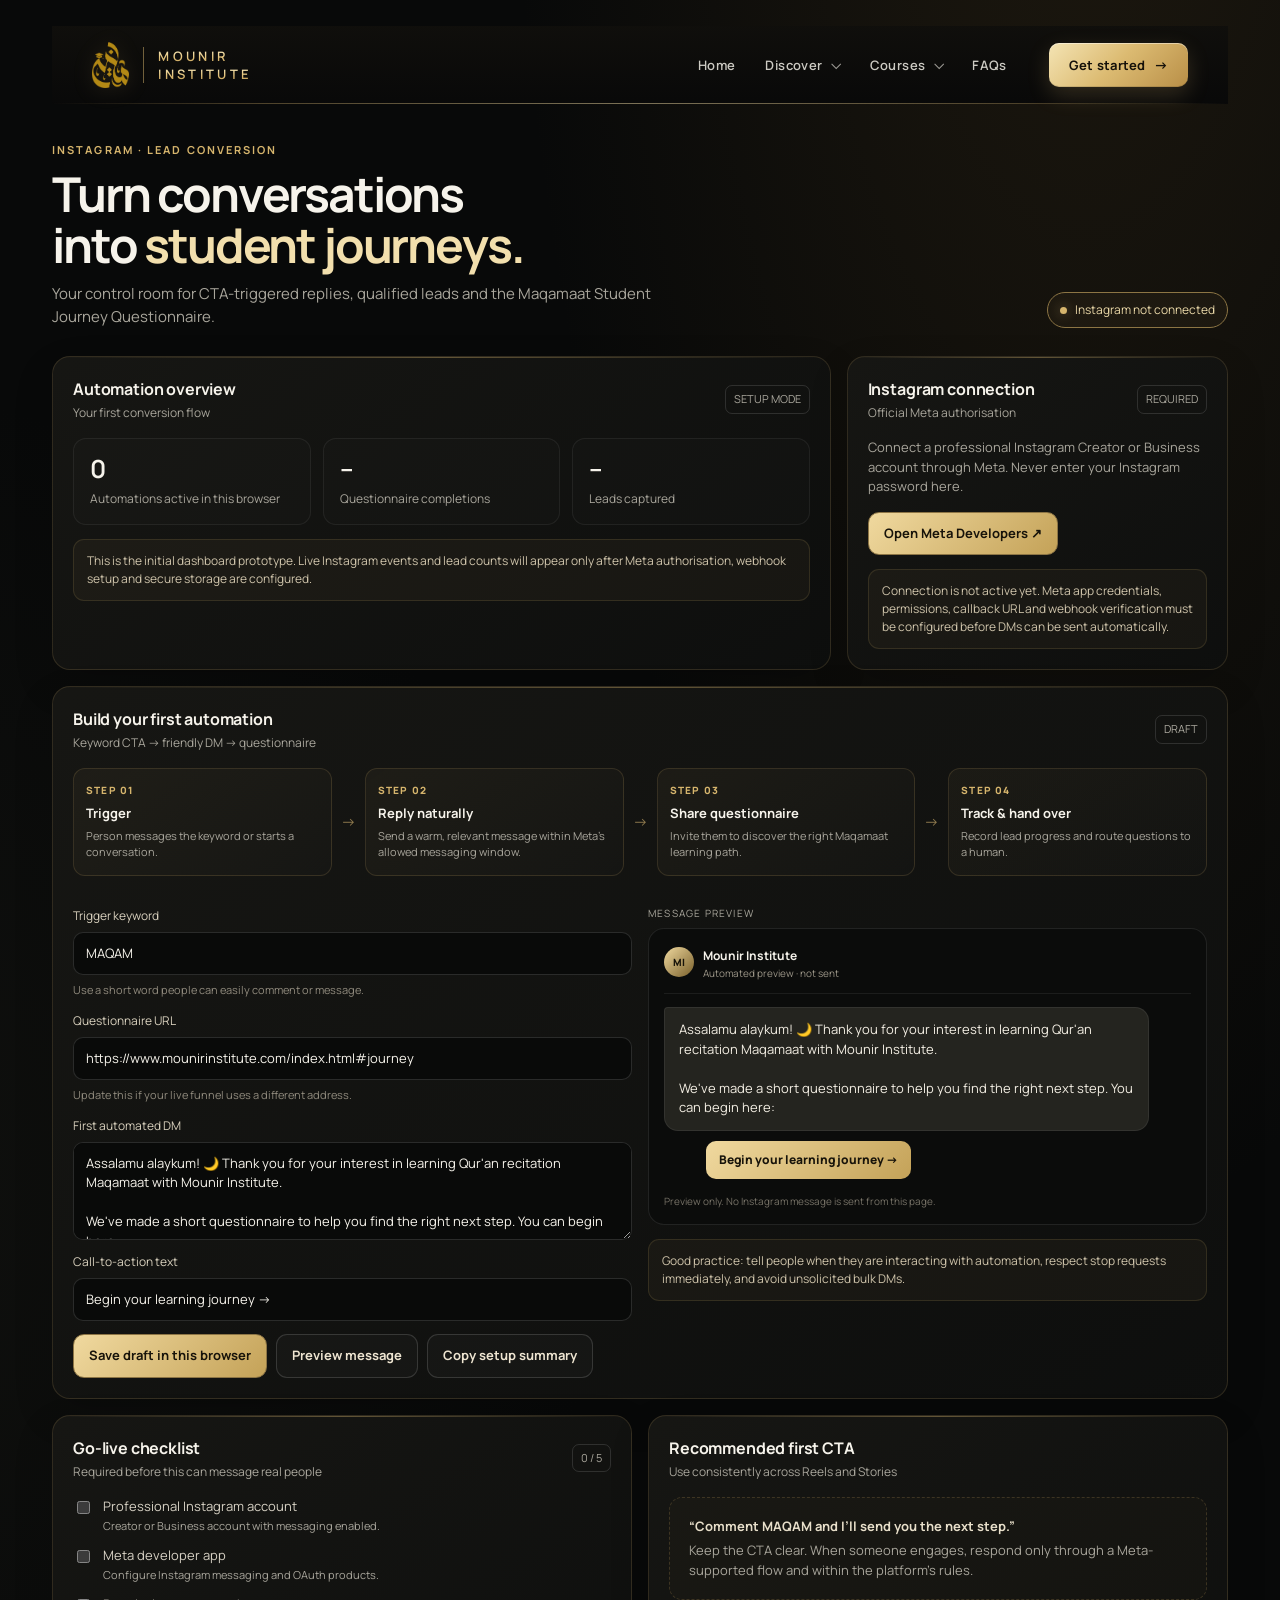
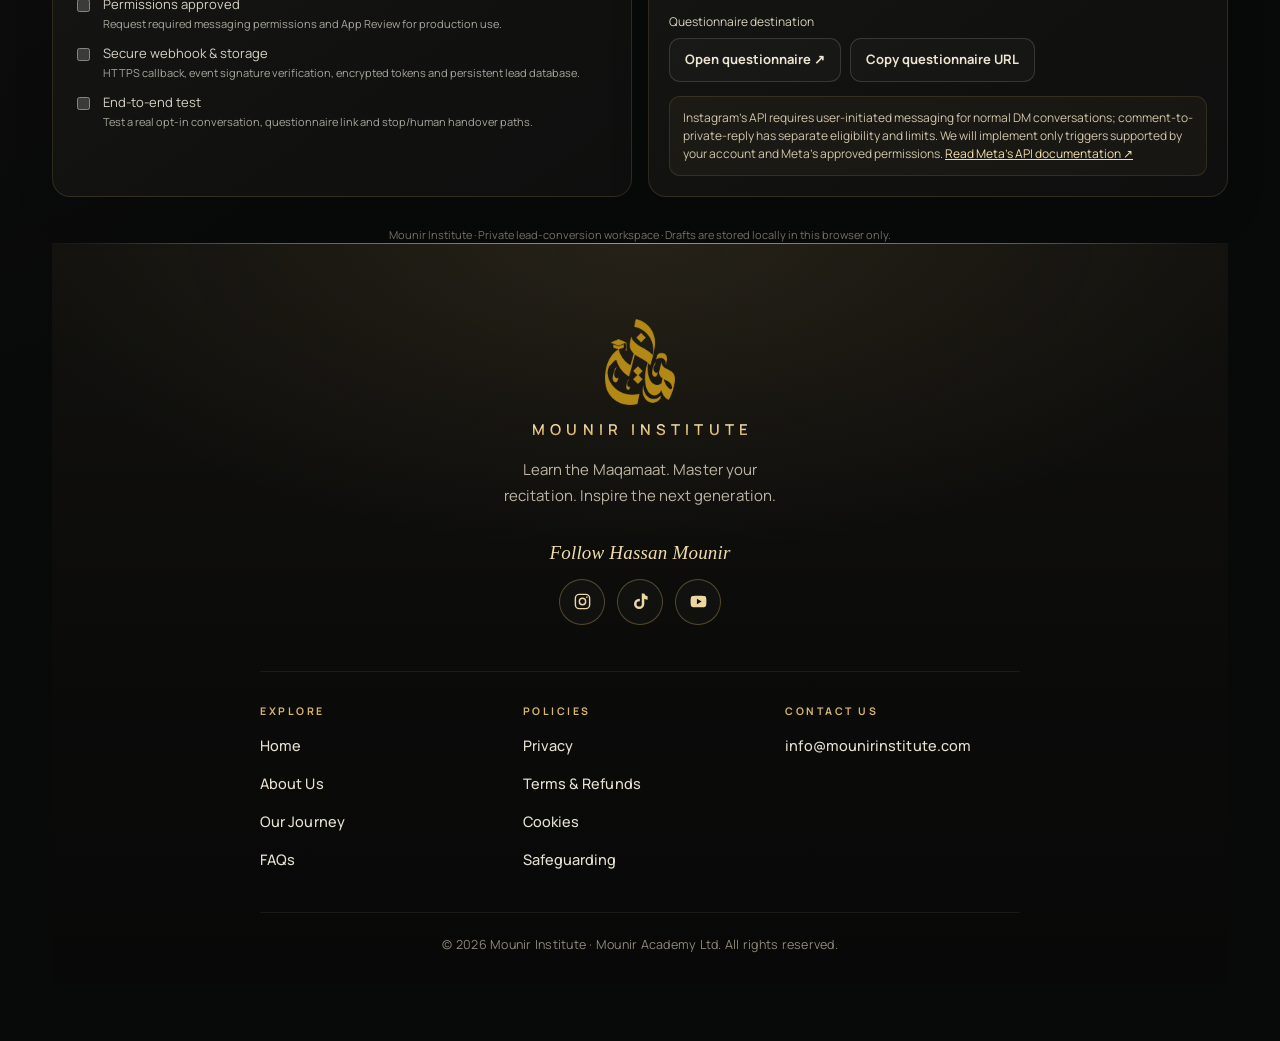
<file: automation.html>
<!doctype html>
<html lang="en">
<head>
<meta charset="utf-8">
<meta name="robots" content="noindex,nofollow">
<meta name="viewport" content="width=device-width, initial-scale=1">
<link rel="preconnect" href="https://fonts.googleapis.com">
<link rel="preconnect" href="https://fonts.gstatic.com" crossorigin>
<link rel="stylesheet" href="https://fonts.googleapis.com/css2?family=Manrope:wght@400;500;600;700;800&display=swap">
<link rel="stylesheet" href="/assets/site.css?v=20261101j">
<script src="/assets/site.js?v=20261101a" defer></script>
<meta name="theme-color" content="#090909">
<title>Instagram Automations · Mounir Institute</title>



<style>
:root{color-scheme:dark;--bg:#080909;--panel:#111211;--panel2:#171713;--line:#302a1b;--gold:#d6b56d;--gold2:#f2dfad;--muted:#a9a69c;--text:#f6f3eb;--green:#91d4a4;--red:#e8a6a6}
*{box-sizing:border-box}body{margin:0;background:radial-gradient(ellipse at 85% -15%,#4b391b55,transparent 38%),radial-gradient(ellipse at -20% 45%,#20201955,transparent 40%),var(--bg);color:var(--text);font:15px/1.5 Inter,ui-sans-serif,system-ui,-apple-system,BlinkMacSystemFont,"Segoe UI",sans-serif;min-height:100vh}a{color:inherit}.shell{max-width:1220px;margin:auto;padding:26px 22px 56px}.top{display:flex;align-items:center;justify-content:space-between;gap:16px;padding-bottom:26px;border-bottom:1px solid #ffffff12}.brand{display:flex;align-items:center;gap:13px}.brand img{width:46px;height:46px;object-fit:contain;border-radius:50%}.brand b{display:block;letter-spacing:.14em;font-size:12px}.brand span{color:var(--gold);font-size:11px;letter-spacing:.17em;text-transform:uppercase}.toplinks{display:flex;gap:12px;align-items:center}.link{border:1px solid #ffffff22;padding:9px 13px;border-radius:11px;text-decoration:none;color:#ded9cd;font-size:13px}.eyebrow{font-size:11px;letter-spacing:.19em;text-transform:uppercase;color:var(--gold);font-weight:700}.hero{padding:38px 0 28px;display:flex;justify-content:space-between;gap:25px;align-items:flex-end}.hero h1{font-size:clamp(30px,4vw,48px);letter-spacing:-.045em;line-height:1.08;margin:9px 0 12px;max-width:720px}.hero p{color:var(--muted);max-width:650px;margin:0}.pill{display:inline-flex;align-items:center;gap:8px;border:1px solid #8c7544;border-radius:99px;padding:8px 12px;color:#e9d7a7;font-size:12px;white-space:nowrap;background:#d6b56d0b}.dot{width:7px;height:7px;border-radius:50%;background:var(--gold);box-shadow:0 0 12px #d6b56d77}.grid{display:grid;grid-template-columns:repeat(12,minmax(0,1fr));gap:16px}.card{background:linear-gradient(145deg,#171714f5,#0e0f0ef7);border:1px solid #d6b56d28;border-radius:18px;padding:20px;box-shadow:0 16px 40px #0002;position:relative;overflow:hidden}.card:before{content:"";position:absolute;inset:0 0 auto;height:1px;background:linear-gradient(90deg,transparent,#d6b56d66,transparent);pointer-events:none}.span8{grid-column:span 8}.span4{grid-column:span 4}.span6{grid-column:span 6}.span12{grid-column:span 12}.cardhead{display:flex;align-items:center;justify-content:space-between;gap:12px;margin-bottom:16px}.card h2{font-size:16px;margin:0;letter-spacing:-.01em}.sub{font-size:12px;color:var(--muted);margin-top:3px}.status{font-size:11px;color:var(--muted);border:1px solid #ffffff20;padding:5px 8px;border-radius:7px}.metric{font-size:30px;line-height:1.1;font-weight:650;letter-spacing:-.04em}.metriclabel{font-size:12px;color:var(--muted);margin-top:7px}.metricgrid{display:grid;grid-template-columns:repeat(3,1fr);gap:12px}.metricbox{border:1px solid #ffffff10;border-radius:13px;background:#ffffff03;padding:16px}.metricbox .metric{font-size:25px}.empty{border:1px dashed #76623a66;border-radius:13px;padding:19px;color:var(--muted);font-size:13px;background:#d6b56d05}.empty strong{display:block;color:#e8dfca;margin-bottom:5px}.btn{appearance:none;border:1px solid #8d7545;background:linear-gradient(135deg,#f0d99f,#c4a258);color:#17130a;border-radius:11px;padding:11px 15px;font:inherit;font-weight:700;font-size:13px;text-decoration:none;cursor:pointer;display:inline-flex;align-items:center;justify-content:center;gap:8px;transition:transform .18s,box-shadow .18s,filter .18s}.btn:hover{transform:translateY(-1px);box-shadow:0 8px 24px #d6b56d25;filter:brightness(1.04)}.btn.secondary{background:#ffffff06;color:#eee5d1;border-color:#ffffff24}.btn:disabled{opacity:.4;cursor:not-allowed;transform:none;box-shadow:none}.actions{display:flex;gap:9px;flex-wrap:wrap}.flow{display:flex;align-items:stretch;gap:9px;margin:14px 0 18px}.step{flex:1;min-width:0;padding:14px 12px;border-radius:12px;background:linear-gradient(145deg,#d6b56d0d,#ffffff03);border:1px solid #d6b56d28}.stepnum{color:var(--gold);font-size:10px;letter-spacing:.12em;font-weight:800}.step strong{display:block;font-size:13px;margin:6px 0 4px}.step span{display:block;font-size:11px;color:var(--muted)}.arrow{align-self:center;color:#8f7a4e}.field{display:grid;gap:7px;margin:13px 0}.field label{font-size:12px;color:#d8d0bd}.field input,.field textarea,.field select{width:100%;border:1px solid #ffffff22;background:#090a09;color:var(--text);border-radius:10px;padding:11px 12px;font:inherit;font-size:13px;outline:none}.field input:focus,.field textarea:focus,.field select:focus{border-color:#c9a75f;box-shadow:0 0 0 3px #d6b56d13}.field textarea{min-height:98px;resize:vertical}.field small{color:#918b7e;font-size:11px}.checklist{display:grid;gap:11px}.check{display:flex;align-items:flex-start;gap:10px;color:#d7d1c4;font-size:13px}.check input{accent-color:#d6b56d;margin-top:4px}.check span{display:block;color:var(--muted);font-size:11px;margin-top:2px}.note{padding:12px 13px;border-radius:11px;background:#d6b56d0b;border:1px solid #d6b56d24;color:#cfc4ab;font-size:12px;margin-top:14px}.notice{display:none;border:1px solid #477b55;background:#132117;color:#b9e4c4;padding:11px 13px;border-radius:10px;margin-top:12px;font-size:12px}.previewbubble{max-width:92%;background:#24241f;border:1px solid #ffffff12;padding:12px 14px;border-radius:4px 14px 14px 14px;color:#f3eee3;font-size:13px;white-space:pre-wrap}.previewlabel{font-size:10px;color:var(--muted);letter-spacing:.12em;text-transform:uppercase;margin:12px 0 7px}.foot{color:#777267;text-align:center;font-size:11px;padding-top:30px}.gold{color:var(--gold2)}@media(max-width:760px){.shell{padding:17px 13px 35px}.top{align-items:flex-start}.toplinks .link:first-child{display:none}.hero{display:block;padding:28px 0 22px}.hero .pill{margin-top:18px}.span8,.span4,.span6,.span12{grid-column:span 12}.metricgrid{grid-template-columns:1fr 1fr}.metricbox:last-child{grid-column:span 2}.flow{flex-direction:column}.arrow{transform:rotate(90deg);align-self:center}.card{padding:16px}.brand img{width:39px;height:39px}}@media(prefers-reduced-motion:reduce){*{scroll-behavior:auto!important;transition:none!important}}
</style>
<link rel="icon" href="/assets/icons/favicon-v3.ico" sizes="48x48"><link rel="icon" type="image/png" sizes="192x192" href="/assets/icons/icon-192-v3.png"><link rel="apple-touch-icon" href="/assets/icons/apple-touch-icon-v3.png"><style>.site-topbar .topbar-logo{display:flex!important;align-items:center!important;gap:12px!important}.site-topbar .topbar-logo img{width:76px!important;height:68px!important;min-width:76px!important;max-width:76px!important;object-fit:contain!important;mix-blend-mode:normal!important}.site-topbar .topbar-brand-name{display:flex!important;flex-direction:column!important;gap:0!important;border-left:1px solid #d7b56d99!important;padding-left:12px!important}.site-topbar .topbar-brand-name span{font:500 17px/1.13 Inter,system-ui,sans-serif!important;letter-spacing:.045em!important;text-transform:uppercase!important;color:#e9d7b1!important}.mi-footer .mi-footer-logo{display:block!important;width:clamp(105px,16vw,155px)!important;height:auto!important;object-fit:contain!important;margin:0 auto 18px!important}.mi-footer .mi-footer-title{font:600 clamp(19px,3vw,25px) Inter,system-ui,sans-serif!important;letter-spacing:.14em!important;color:#e8d3a0!important;text-align:center!important}@media(max-width:760px){.site-topbar .topbar-logo img{width:58px!important;height:56px!important;min-width:58px!important;max-width:58px!important}.site-topbar .topbar-brand-name span{font-size:14px!important}}@media(max-width:390px){.site-topbar .topbar-logo img{width:48px!important;height:48px!important;min-width:48px!important;max-width:48px!important}.site-topbar .topbar-brand-name span{font-size:12px!important}}</style><style id="dropdown-stability-final">.site-topbar,.site-topbar .topbar-inner,.site-topbar .topbar-links,.site-topbar .topbar-dropdown{overflow:visible!important}.site-topbar .topbar-dropdown{position:relative!important;isolation:auto!important}.site-topbar .topbar-dropdown>.topbar-menu{top:100%!important;z-index:9999!important;display:flex!important;opacity:0;visibility:hidden;pointer-events:none;transform:translateY(-7px)!important;transition:opacity .2s ease,transform .24s ease,visibility .2s!important}.site-topbar .topbar-dropdown[open]>.topbar-menu{opacity:1!important;visibility:visible!important;pointer-events:auto!important;transform:translateY(0)!important}.site-topbar .topbar-dropdown>summary{cursor:pointer;list-style:none}.site-topbar .topbar-dropdown>summary::-webkit-details-marker{display:none}.site-topbar .topbar-dropdown[open]>summary span{transform:rotate(180deg)}@media(max-width:760px){.site-topbar .topbar-dropdown>.topbar-menu{left:50%!important;right:auto!important;transform:translate(-50%,-7px)!important}.site-topbar .topbar-dropdown[open]>.topbar-menu{transform:translate(-50%,0)!important}.site-topbar .topbar-dropdown:last-of-type>.topbar-menu{left:auto!important;right:0!important;transform:translateY(-7px)!important}.site-topbar .topbar-dropdown:last-of-type[open]>.topbar-menu{transform:translateY(0)!important}}@media(prefers-reduced-motion:reduce){.site-topbar .topbar-dropdown>.topbar-menu{transition:none!important}}</style></head>
<body>
<div class="shell">
<header class="site-topbar" id="top"><div class="topbar-inner"><a class="topbar-logo" href="index.html#top" aria-label="Mounir Institute home"><img src="/assets/mounir-emblem.webp?v=20261031" alt="Mounir Institute" width="388" height="480" decoding="async"><span class="topbar-brand-name"><span>Mounir</span><span>Institute</span></span></a><nav class="topbar-links" aria-label="Main navigation"><a href="#top">Home</a><details class="topbar-dropdown"><summary>Discover <span aria-hidden="true">⌄</span></summary><div class="topbar-menu"><a href="index.html#approach">Our approach</a><a href="index.html#teachers">Learning journey</a><a href="index.html#testimonials">Student stories</a></div></details><details class="topbar-dropdown"><summary>Courses <span aria-hidden="true">⌄</span></summary><div class="topbar-menu"><a href="index.html#programmes">Explore our programmes</a><a href="index.html#journey">Find your learning path</a><a href="assessment.html">Apply for Maqamaat Mastery</a></div></details><a href="index.html#faq">FAQs</a></nav><a class="topbar-cta" href="index.html#journey">Get started <span aria-hidden="true">→</span></a></div></header>
<section class="hero">
 <div><div class="eyebrow">Instagram · Lead conversion</div><h1>Turn conversations into <span class="gold">student journeys.</span></h1><p>Your control room for CTA-triggered replies, qualified leads and the Maqamaat Student Journey Questionnaire.</p></div>
 <div class="pill"><span class="dot"></span><span id="connectionLabel">Instagram not connected</span></div>
</section>
<section class="grid">
 <article class="card span8">
  <div class="cardhead"><div><h2>Automation overview</h2><div class="sub">Your first conversion flow</div></div><span class="status" id="modeStatus">SETUP MODE</span></div>
  <div class="metricgrid">
   <div class="metricbox"><div class="metric" id="activeCount">0</div><div class="metriclabel">Automations active in this browser</div></div>
   <div class="metricbox"><div class="metric">–</div><div class="metriclabel">Questionnaire completions</div></div>
   <div class="metricbox"><div class="metric">–</div><div class="metriclabel">Leads captured</div></div>
  </div>
  <div class="note">This is the initial dashboard prototype. Live Instagram events and lead counts will appear only after Meta authorisation, webhook setup and secure storage are configured.</div>
 </article>
 <article class="card span4">
  <div class="cardhead"><div><h2>Instagram connection</h2><div class="sub">Official Meta authorisation</div></div><span class="status">REQUIRED</span></div>
  <p style="color:var(--muted);font-size:13px;margin:0 0 15px">Connect a professional Instagram Creator or Business account through Meta. Never enter your Instagram password here.</p>
  <a class="btn" href="https://developers.facebook.com/apps/" target="_blank" rel="noreferrer">Open Meta Developers ↗</a>
  <div class="note">Connection is not active yet. Meta app credentials, permissions, callback URL and webhook verification must be configured before DMs can be sent automatically.</div>
 </article>
 <article class="card span12">
  <div class="cardhead"><div><h2>Build your first automation</h2><div class="sub">Keyword CTA → friendly DM → questionnaire</div></div><span class="status">DRAFT</span></div>
  <div class="flow">
   <div class="step"><div class="stepnum">STEP 01</div><strong>Trigger</strong><span>Person messages the keyword or starts a conversation.</span></div><div class="arrow">→</div>
   <div class="step"><div class="stepnum">STEP 02</div><strong>Reply naturally</strong><span>Send a warm, relevant message within Meta's allowed messaging window.</span></div><div class="arrow">→</div>
   <div class="step"><div class="stepnum">STEP 03</div><strong>Share questionnaire</strong><span>Invite them to discover the right Maqamaat learning path.</span></div><div class="arrow">→</div>
   <div class="step"><div class="stepnum">STEP 04</div><strong>Track & hand over</strong><span>Record lead progress and route questions to a human.</span></div>
  </div>
  <div class="grid">
   <div class="span6">
    <div class="field"><label for="keyword">Trigger keyword</label><input id="keyword" maxlength="40" value="MAQAM" placeholder="e.g. MAQAM"><small>Use a short word people can easily comment or message.</small></div>
    <div class="field"><label for="questionnaire">Questionnaire URL</label><input id="questionnaire" type="url" value="https://www.mounirinstitute.com/index.html#journey"><small>Update this if your live funnel uses a different address.</small></div>
    <div class="field"><label for="reply">First automated DM</label><textarea id="reply">Assalamu alaykum! 🌙 Thank you for your interest in learning Qur'an recitation Maqamaat with Mounir Institute.

We've made a short questionnaire to help you find the right next step. You can begin here:</textarea></div>
    <div class="field"><label for="cta">Call-to-action text</label><input id="cta" maxlength="90" value="Begin your learning journey →"></div>
    <div class="actions"><button class="btn" id="saveDraft">Save draft in this browser</button><button class="btn secondary" id="previewBtn">Preview message</button><button class="btn secondary" id="copyBtn">Copy setup summary</button></div>
    <div class="notice" id="notice" role="status"></div>
   </div>
   <div class="span6">
    <div class="previewlabel">Message preview</div>
    <div style="border:1px solid #ffffff18;border-radius:16px;padding:15px;background:#0b0c0b;min-height:250px">
     <div style="display:flex;gap:9px;align-items:center;border-bottom:1px solid #ffffff12;padding-bottom:12px;margin-bottom:13px"><div style="width:30px;height:30px;border-radius:50%;background:linear-gradient(135deg,#f0d99f,#79602b);display:grid;place-items:center;color:#17130a;font-weight:800;font-size:10px">MI</div><div><strong style="font-size:12px">Mounir Institute</strong><div style="font-size:10px;color:#9b9587">Automated preview · not sent</div></div></div>
     <div class="previewbubble" id="previewText"></div>
     <a id="previewLink" href="https://www.mounirinstitute.com/index.html#journey" target="_blank" rel="noreferrer" style="display:inline-block;margin:10px 0 0 8%;padding:10px 13px;border-radius:10px;background:linear-gradient(135deg,#f0d99f,#c4a258);color:#17130a;text-decoration:none;font-size:12px;font-weight:800">Begin your learning journey →</a>
     <div style="font-size:10px;color:#777267;margin-top:15px">Preview only. No Instagram message is sent from this page.</div>
    </div>
    <div class="note">Good practice: tell people when they are interacting with automation, respect stop requests immediately, and avoid unsolicited bulk DMs.</div>
   </div>
  </div>
 </article>
 <article class="card span6">
  <div class="cardhead"><div><h2>Go-live checklist</h2><div class="sub">Required before this can message real people</div></div><span class="status">0 / 5</span></div>
  <div class="checklist">
   <label class="check"><input type="checkbox" data-check="account"><div>Professional Instagram account<span>Creator or Business account with messaging enabled.</span></div></label>
   <label class="check"><input type="checkbox" data-check="app"><div>Meta developer app<span>Configure Instagram messaging and OAuth products.</span></div></label>
   <label class="check"><input type="checkbox" data-check="permissions"><div>Permissions approved<span>Request required messaging permissions and App Review for production use.</span></div></label>
   <label class="check"><input type="checkbox" data-check="webhook"><div>Secure webhook & storage<span>HTTPS callback, event signature verification, encrypted tokens and persistent lead database.</span></div></label>
   <label class="check"><input type="checkbox" data-check="test"><div>End-to-end test<span>Test a real opt-in conversation, questionnaire link and stop/human handover paths.</span></div></label>
  </div>
 </article>
 <article class="card span6">
  <div class="cardhead"><div><h2>Recommended first CTA</h2><div class="sub">Use consistently across Reels and Stories</div></div></div>
  <div class="empty"><strong>“Comment MAQAM and I’ll send you the next step.”</strong>Keep the CTA clear. When someone engages, respond only through a Meta-supported flow and within the platform's rules.</div>
  <div class="field"><label>Questionnaire destination</label><div class="actions"><a class="btn secondary" href="/assessment.html">Open questionnaire ↗</a><button class="btn secondary" id="copyUrl">Copy questionnaire URL</button></div></div>
  <div class="note">Instagram's API requires user-initiated messaging for normal DM conversations; comment-to-private-reply has separate eligibility and limits. We will implement only triggers supported by your account and Meta's approved permissions. <a href="https://www.postman.com/meta/instagram/documentation/6yqw8pt/instagram-api" target="_blank" rel="noreferrer" class="gold">Read Meta's API documentation ↗</a></div>
 </article>
</section>
<div class="foot">Mounir Institute · Private lead-conversion workspace · Drafts are stored locally in this browser only.</div>
<footer class="footer mi-footer mi-foot" id="contact"><div class="mf-inner">
<a class="mf-brand" href="index.html#top" aria-label="Mounir Institute home"><img src="/assets/mounir-emblem.webp?v=20261031" alt="" width="388" height="480" loading="lazy" decoding="async"><span class="mf-name">Mounir Institute</span></a>
<p class="mf-tagline">Learn the Maqamaat. Master your recitation. Inspire the next generation.</p>
<div class="mf-follow"><span class="mf-follow-label">Follow Hassan Mounir</span><nav class="mf-social" aria-label="Follow Hassan Mounir"><a href="https://www.instagram.com/hassanmounirofficial/" target="_blank" rel="noopener noreferrer" aria-label="Instagram"><svg class="mf-stroke" viewBox="0 0 24 24" fill="none" stroke="currentColor" stroke-width="1.8" aria-hidden="true"><rect x="3" y="3" width="18" height="18" rx="5"/><circle cx="12" cy="12" r="4"/><circle cx="17.5" cy="6.5" r="1" fill="currentColor" stroke="none"/></svg></a><a href="https://www.tiktok.com/@hassanmounirofficial" target="_blank" rel="noopener noreferrer" aria-label="TikTok"><svg class="mf-fill" viewBox="0 0 24 24" fill="currentColor" aria-hidden="true"><path d="M16.7 2h-3.1v13.1a3.3 3.3 0 1 1-3.3-3.3c.3 0 .6 0 .9.1V8.7a7 7 0 0 0-.9-.1 6.5 6.5 0 1 0 6.5 6.5V8.5a8.2 8.2 0 0 0 4.2 1.2V5.4A5 5 0 0 1 16.7 2Z"/></svg></a><a href="https://www.youtube.com/@Mounir.institute" target="_blank" rel="noopener noreferrer" aria-label="YouTube"><svg class="mf-fill" viewBox="0 0 24 24" fill="currentColor" aria-hidden="true"><path d="M21.6 7.1a2.7 2.7 0 0 0-1.9-1.9C18 4.7 12 4.7 12 4.7s-6 0-7.7.5a2.7 2.7 0 0 0-1.9 1.9C2 8.8 2 12 2 12s0 3.2.4 4.9a2.7 2.7 0 0 0 1.9 1.9c1.7.5 7.7.5 7.7.5s6 0 7.7-.5a2.7 2.7 0 0 0 1.9-1.9c.4-1.7.4-4.9.4-4.9s0-3.2-.4-4.9ZM10 15.5v-7l6 3.5-6 3.5Z"/></svg></a></nav></div>
<nav class="mf-links" aria-label="Footer navigation"><div class="mf-col"><span class="mf-col-title">Explore</span><a href="index.html#top">Home</a><a href="index.html#approach">About Us</a><a href="index.html#teachers">Our Journey</a><a href="index.html#faq">FAQs</a></div><div class="mf-col"><span class="mf-col-title">Policies</span><a href="privacy.html">Privacy</a><a href="terms.html">Terms &amp; Refunds</a><a href="cookies.html">Cookies</a><a href="safeguarding.html">Safeguarding</a></div><div class="mf-col mf-contact"><span class="mf-col-title">Contact Us</span><a href="mailto:info@mounirinstitute.com">info@mounirinstitute.com</a></div></nav>
<div class="mf-bottom">© <span id="year">2026</span> Mounir Institute · Mounir Academy Ltd. All rights reserved.</div>
</div></footer>
</div>
<script>
(function(){
 const $=id=>document.getElementById(id);
 const fields=['keyword','questionnaire','reply','cta'];
 const key='mi-instagram-automation-draft-v1';
 function notify(message){const n=$('notice');n.textContent=message;n.style.display='block';clearTimeout(notify.t);notify.t=setTimeout(()=>n.style.display='none',3500)}
 function updatePreview(){const reply=$('reply').value.trim();$('previewText').textContent=reply;$('previewLink').href=$('questionnaire').value.trim()||'#';$('previewLink').textContent=$('cta').value.trim()||'Begin your learning journey →'}
 function save(){const data={};fields.forEach(k=>data[k]=$(k).value);localStorage.setItem(key,JSON.stringify(data));updatePreview();notify('Draft saved in this browser. It has not been connected to Instagram.')}
 try{const saved=JSON.parse(localStorage.getItem(key)||'null');if(saved)fields.forEach(k=>{if(typeof saved[k]==='string')$(k).value=saved[k]})}catch(e){}
 fields.forEach(k=>$(k).addEventListener('input',updatePreview));updatePreview();
 $('saveDraft').addEventListener('click',save);
 $('previewBtn').addEventListener('click',()=>{updatePreview();notify('Preview refreshed. No message was sent.')});
 $('copyBtn').addEventListener('click',async()=>{const summary='Mounir Institute Instagram automation draft\nKeyword: '+$('keyword').value+'\nQuestionnaire: '+$('questionnaire').value+'\nCTA: '+$('cta').value+'\n\nDM:\n'+$('reply').value;try{await navigator.clipboard.writeText(summary);notify('Setup summary copied.')}catch(e){notify('Clipboard unavailable. Select and copy the message fields manually.')}});
 $('copyUrl').addEventListener('click',async()=>{try{await navigator.clipboard.writeText($('questionnaire').value);notify('Questionnaire URL copied.')}catch(e){notify('Copy unavailable. URL: '+$('questionnaire').value)}});
 const checks=[...document.querySelectorAll('[data-check]')];function count(){const n=checks.filter(c=>c.checked).length;document.querySelector('.card.span6 .status').textContent=n+' / '+checks.length;localStorage.setItem('mi-instagram-setup-checks',JSON.stringify(checks.map(c=>c.checked)))}try{const vals=JSON.parse(localStorage.getItem('mi-instagram-setup-checks')||'[]');checks.forEach((c,i)=>c.checked=!!vals[i])}catch(e){}checks.forEach(c=>c.addEventListener('change',count));count();
})();
</script>
<script id="shared-footer-year">(()=>{const y=document.getElementById("year");if(y)y.textContent=new Date().getFullYear()})();</script>
<!-- The header dropdowns now run from assets/site.js. --></body>
</html>
<style id="canonical-header-consistency">
/* One canonical header style across every section/page, matching the landing-page header. */
.site-topbar{
  font-family:var(--font-ui,Inter,ui-sans-serif,system-ui,-apple-system,BlinkMacSystemFont,"Segoe UI",sans-serif)!important;
  background:#0b0a08!important;border-bottom:1px solid #57452966!important;
}
.site-topbar .topbar-inner{
  width:100%!important;max-width:1160px!important;min-height:78px!important;
  margin:0 auto!important;padding:5px 22px!important;
  display:flex!important;align-items:center!important;gap:clamp(12px,2vw,24px)!important;
}
.site-topbar .topbar-logo{
  display:flex!important;align-items:center!important;gap:12px!important;
  flex:none!important;min-width:0!important;text-decoration:none!important;
}
.site-topbar .topbar-logo img{
  display:block!important;width:76px!important;height:68px!important;
  min-width:76px!important;max-width:76px!important;max-height:68px!important;
  flex:0 0 76px!important;object-fit:contain!important;object-position:center!important;
  margin:0!important;mix-blend-mode:normal!important;
}
.site-topbar .topbar-brand-name{
  display:flex!important;flex-direction:column!important;align-items:flex-start!important;
  justify-content:center!important;gap:2px!important;
  height:auto!important;min-height:0!important;width:auto!important;min-width:0!important;
  margin:0!important;padding:0 0 0 12px!important;
  border:0!important;border-left:1px solid rgba(215,181,109,.6)!important;
  color:#e8d3a0!important;font-family:var(--font-ui,Inter,ui-sans-serif,system-ui,sans-serif)!important;
  font-size:17px!important;font-weight:750!important;letter-spacing:-.045em!important;
  line-height:1.1!important;text-align:left!important;text-transform:none!important;white-space:nowrap!important;
}
.site-topbar .topbar-brand-name span{
  display:block!important;width:auto!important;font:inherit!important;
  font-size:inherit!important;font-weight:inherit!important;letter-spacing:inherit!important;
  line-height:inherit!important;text-align:left!important;text-transform:none!important;color:inherit!important;
}
.site-topbar .topbar-brand-name span+span:before{content:none!important}
.site-topbar .topbar-links{
  display:flex!important;align-items:center!important;justify-content:center!important;
  gap:clamp(10px,1.6vw,22px)!important;margin-left:auto!important;
}
.site-topbar .topbar-links>a,
.site-topbar .topbar-dropdown>summary{
  font-family:var(--font-ui,Inter,ui-sans-serif,system-ui,sans-serif)!important;
  font-size:12px!important;font-weight:700!important;letter-spacing:-.01em!important;
  line-height:1.35!important;color:#e9e0ce!important;text-decoration:none!important;
}
.site-topbar .topbar-cta{
  font-family:var(--font-ui,Inter,ui-sans-serif,system-ui,sans-serif)!important;
  font-size:12px!important;font-weight:800!important;border-radius:6px!important;padding:11px 15px!important;
}
.site-topbar .topbar-menu{font-family:var(--font-ui,Inter,ui-sans-serif,system-ui,sans-serif)!important;border-radius:10px!important}
.site-topbar .topbar-menu a{font-family:inherit!important;font-size:12px!important;font-weight:600!important}
@media(max-width:760px){
 .site-topbar .topbar-inner{min-height:65px!important;padding:6px 12px!important;gap:8px!important}
 .site-topbar .topbar-logo{gap:8px!important}
 .site-topbar .topbar-logo img{width:55px!important;height:55px!important;min-width:55px!important;max-width:55px!important;max-height:55px!important;flex-basis:55px!important}
 .site-topbar .topbar-brand-name{font-size:13px!important;letter-spacing:-.035em!important;padding-left:8px!important;gap:1px!important}
 .site-topbar .topbar-links{gap:6px!important}
 .site-topbar .topbar-links>a,.site-topbar .topbar-dropdown>summary{font-size:10px!important;font-weight:700!important}
 .site-topbar .topbar-cta{font-size:10px!important;padding:7px 9px!important}
}
@media(max-width:390px){
 .site-topbar .topbar-inner{padding-left:9px!important;padding-right:9px!important;gap:6px!important}
 .site-topbar .topbar-logo img{width:48px!important;height:48px!important;min-width:48px!important;max-width:48px!important;max-height:48px!important;flex-basis:48px!important}
 .site-topbar .topbar-brand-name{font-size:11px!important;padding-left:6px!important}
 .site-topbar .topbar-links{gap:5px!important}
 .site-topbar .topbar-links>a,.site-topbar .topbar-dropdown>summary{font-size:9px!important}
}
</style>
<style id="wordmark-equal-caps-final">
/* One consistent equal-size uppercase wordmark across all three headers. */
.site-topbar .topbar-brand-name{gap:0!important;align-items:flex-start!important}
.site-topbar .topbar-brand-name span:first-child,.site-topbar .topbar-brand-name span:last-child{font-family:Inter,ui-sans-serif,system-ui,-apple-system,BlinkMacSystemFont,"Segoe UI",sans-serif!important;font-size:17px!important;font-weight:500!important;letter-spacing:.045em!important;line-height:1.13!important;text-transform:uppercase!important;color:#e9d7b1!important;text-shadow:0 0 8px rgba(216,179,99,.16)!important}
@media(max-width:760px){.site-topbar .topbar-brand-name span:first-child,.site-topbar .topbar-brand-name span:last-child{font-size:14px!important}}
@media(max-width:390px){.site-topbar .topbar-brand-name span:first-child,.site-topbar .topbar-brand-name span:last-child{font-size:12px!important}}
</style>
<style id="premium-footer-style">
.footer.mi-footer{font-family:Inter,ui-sans-serif,system-ui,-apple-system,BlinkMacSystemFont,"Segoe UI",sans-serif;background:radial-gradient(ellipse at 50% 0%,#424242 0%,#292929 43%,#151515 100%);color:#eee;border-top:1px solid rgba(213,181,109,.35);padding:65px 20px 24px;text-align:center}
.mi-footer .mi-footer-logo{display:block;width:clamp(105px,16vw,155px);height:auto;max-height:155px;object-fit:contain;margin:0 auto 18px}
.mi-footer .mi-footer-title{font-size:clamp(19px,3vw,25px);letter-spacing:.14em;color:#e8d3a0;margin:0 0 9px}
.mi-footer .mi-footer-tag{color:#c6c3bb;font-size:13px;margin:0 auto 25px;line-height:1.7}
.mi-footer .mi-footer-socials{display:flex;align-items:center;justify-content:center;gap:13px;margin:0 auto 28px}
.mi-footer .mi-footer-socials a{width:43px;height:43px;display:grid;place-items:center;border:1px solid #766a52;border-radius:50%;color:#e7d3a3;transition:background .2s,transform .2s,border-color .2s}
.mi-footer .mi-footer-socials a:hover{background:#bda16a;color:#161616;transform:translateY(-3px);border-color:#bda16a}
.mi-footer .mi-footer-socials svg{width:19px;height:19px;fill:currentColor}
.mi-footer .mi-footer-nav{display:flex;justify-content:center;flex-wrap:wrap;gap:12px 27px;margin:0 auto 27px}
.mi-footer .mi-footer-nav a,.mi-footer .mi-footer-bottom a{color:#e2dfd7;text-decoration:none;font-size:13px}
.mi-footer a:hover{color:#e8c47b}
.mi-footer .mi-footer-contact{display:inline-block;color:#dfc58b;text-decoration:none;font-size:14px;margin-bottom:35px}
.mi-footer .mi-footer-bottom{border-top:1px solid rgba(255,255,255,.13);padding-top:20px;display:flex;align-items:center;justify-content:space-between;gap:12px;flex-wrap:wrap;color:#aaa;font-size:12px;max-width:1100px;margin:auto}
@media(max-width:600px){.footer.mi-footer{padding:48px 18px 22px}.mi-footer .mi-footer-bottom{justify-content:center;text-align:center}.mi-footer .mi-footer-nav{gap:13px 20px}}
</style>

<style id="homepage-header-exact">
/* The homepage header rules, copied from checkout.html's "Exact homepage header CSS" block (header selectors only)
   on 28 October 2026, so this page's header and its dropdown menus look and behave the same on phones. Kept last so it wins. */
.site-topbar{position:relative;z-index:100;background:#0b0a08;border-bottom:1px solid #57452966}
.topbar-inner{max-width:1160px;margin:auto;min-height:77px;padding:7px 22px;display:flex;align-items:center;gap:24px}
.topbar-logo{display:flex;align-items:center;flex:none}
.topbar-logo img{display:block;width:106px;height:62px;object-fit:contain;mix-blend-mode:screen}
.topbar-links{display:flex;align-items:center;justify-content:center;gap:clamp(12px,2vw,28px);margin-left:auto}
.topbar-links>a,.topbar-dropdown>summary{font-size:13px;font-weight:600;letter-spacing:.015em;text-decoration:none;color:#e6dfcf;cursor:pointer;white-space:nowrap}
.topbar-links>a:hover,.topbar-dropdown>summary:hover{color:var(--gold2)}
.topbar-dropdown{position:relative}
.topbar-dropdown>summary{list-style:none;padding:13px 0}
.topbar-dropdown>summary::-webkit-details-marker{display:none}
.topbar-dropdown>summary span{color:var(--gold);margin-left:4px}
.topbar-menu{position:absolute;top:100%;left:-16px;min-width:190px;padding:8px;background:#17140e;border:1px solid #5a492c;border-radius:8px;box-shadow:0 18px 35px #000a;display:flex;flex-direction:column}
.topbar-menu a{display:block;padding:10px 12px;text-decoration:none;font-size:13px;color:#e6dfcf;border-radius:5px}
.topbar-menu a:hover{background:#302616;color:var(--gold2)}
.topbar-cta{display:inline-flex;align-items:center;gap:8px;text-decoration:none;background:var(--gold);color:#100e08!important;font-weight:750;font-size:12px;padding:10px 15px;border-radius:5px;white-space:nowrap}
.topbar-cta:hover{background:var(--gold2)}
@media(max-width:760px){.topbar-inner{padding:7px 12px;gap:10px;min-height:65px;flex-wrap:wrap}
.topbar-logo img{width:78px;height:49px}
.topbar-links{order:3;width:100%;justify-content:space-around;gap:8px;margin:0;padding:0 0 5px}
.topbar-links>a,.topbar-dropdown>summary{font-size:11px}
.topbar-cta{margin-left:auto;padding:8px 10px;font-size:11px}
.topbar-menu{left:50%;transform:translateX(-50%);min-width:160px}
.topbar-dropdown:last-of-type .topbar-menu{left:auto;right:-30px;transform:none}}
@media(prefers-reduced-motion:reduce){.site-topbar *{scroll-behavior:auto}}
.topbar-inner{max-width:1250px;min-height:108px;padding:12px 26px;gap:25px}
.topbar-logo{gap:12px;text-decoration:none}
.topbar-logo img{width:112px;height:82px}
.topbar-brand-name{font-family:Georgia,'Times New Roman',serif;color:var(--gold2);font-size:clamp(19px,2vw,25px);letter-spacing:.025em;white-space:nowrap}
.topbar-links{gap:clamp(12px,1.8vw,26px)}
@media(max-width:760px){.topbar-inner{min-height:85px;padding:9px 13px;gap:8px}
.topbar-logo{gap:6px}
.topbar-logo img{width:69px;height:60px}
.topbar-brand-name{font-size:16px}
.topbar-links{gap:7px}}
.topbar-logo img{width:150px;height:105px}
.topbar-brand-name{font-size:17px;letter-spacing:.015em}
.topbar-inner{min-height:124px}
@media(max-width:760px){.topbar-logo img{width:95px;height:75px}
.topbar-brand-name{font-size:13px}
.topbar-inner{min-height:94px}}
.topbar-logo img{width:185px;height:125px}
.topbar-brand-name{font-family:Inter,ui-sans-serif,system-ui,sans-serif;font-size:20px;font-weight:600;letter-spacing:.065em;text-transform:uppercase;color:var(--gold2)}
.topbar-inner{min-height:140px}
@media(max-width:760px){.topbar-logo img{width:112px;height:88px}
.topbar-brand-name{font-size:14px;letter-spacing:.035em}
.topbar-inner{min-height:105px}}
.topbar-logo{gap:0!important}
.topbar-logo img{width:170px;height:120px;object-fit:contain;object-position:center}
.topbar-brand-name{font-family:Georgia,"Times New Roman",serif!important;font-size:21px!important;font-weight:400!important;letter-spacing:.005em!important;text-transform:none!important;color:var(--gold2)!important;margin-left:-17px}
@media(max-width:760px){.topbar-logo img{width:104px;height:85px}
.topbar-brand-name{font-size:15px!important;margin-left:-11px}}
.topbar-logo{gap:0!important}
.topbar-logo img{width:195px!important;height:135px!important;object-fit:contain!important}
.topbar-brand-name{font-family:Georgia,"Times New Roman",serif!important;font-size:clamp(19px,1.8vw,23px)!important;font-weight:400!important;font-style:normal!important;letter-spacing:.025em!important;text-transform:none!important;color:#e7ce92!important;margin-left:-23px!important;white-space:nowrap}
.topbar-inner{min-height:148px!important}
@media(max-width:760px){.topbar-logo img{width:119px!important;height:96px!important}
.topbar-brand-name{font-size:15px!important;letter-spacing:.005em!important;margin-left:-15px!important}
.topbar-inner{min-height:111px!important}}
.topbar-brand-name{display:flex!important;flex-direction:column!important;align-items:flex-start!important;justify-content:center!important;gap:3px!important;font-family:Georgia,"Times New Roman",serif!important;font-size:24px!important;font-weight:400!important;line-height:1.02!important;letter-spacing:.065em!important;text-transform:none!important;margin-left:-19px!important;color:#ead8ae!important}
.topbar-brand-name span:last-child{font-size:.68em;letter-spacing:.22em;text-transform:uppercase;color:var(--gold)}
@media(max-width:760px){.topbar-brand-name{font-size:17px!important;gap:2px!important;margin-left:-12px!important}}
.topbar-brand-name{border-left:1px solid rgba(215,181,109,.65);padding-left:19px!important;margin-left:-10px!important;min-height:62px}
@media(max-width:760px){.topbar-brand-name{padding-left:11px!important;margin-left:-5px!important;min-height:43px}}
.site-topbar .topbar-inner{min-height:94px!important;gap:14px!important;padding-top:5px!important;padding-bottom:5px!important}
.site-topbar .topbar-logo{gap:0!important;align-items:center!important}
.site-topbar .topbar-logo img{width:145px!important;height:88px!important;object-fit:contain!important}
.site-topbar .topbar-brand-name{margin-left:-20px!important;padding-left:13px!important;min-height:48px!important;gap:2px!important;font-size:21px!important;line-height:1.02!important}
.site-topbar .topbar-brand-name span:last-child{font-size:.66em!important}
.site-topbar .topbar-dropdown>summary{display:flex;align-items:center;gap:5px;transition:color .2s ease}
.site-topbar .topbar-dropdown>summary span{display:inline-block;transition:transform .28s cubic-bezier(.2,.7,.2,1);font-size:15px}
.site-topbar .topbar-dropdown[open]>summary span{transform:rotate(180deg)}
.site-topbar .topbar-menu{top:calc(100% + 9px);opacity:0;visibility:hidden;pointer-events:none;transform:translateY(-8px) scale(.97);transform-origin:top center;transition:opacity .22s ease,transform .28s cubic-bezier(.2,.7,.2,1),visibility .22s;box-shadow:0 18px 40px #000b,0 0 0 1px #d7b56d0a;min-width:215px;padding:8px;background:linear-gradient(145deg,#201a10,#100f0c);z-index:120}
.site-topbar .topbar-dropdown[open]>.topbar-menu{opacity:1;visibility:visible;pointer-events:auto;transform:translateY(0) scale(1)}
.site-topbar .topbar-menu a{position:relative;overflow:hidden;padding:11px 12px;transition:background .2s ease,color .2s ease,padding-left .2s ease}
.site-topbar .topbar-menu a:before{content:"";position:absolute;left:0;top:20%;height:60%;width:2px;background:var(--gold2);transform:scaleY(0);transition:transform .2s ease}
.site-topbar .topbar-menu a:hover{padding-left:17px;background:linear-gradient(90deg,#3a2b16,#282014);color:var(--gold2)}
.site-topbar .topbar-menu a:hover:before{transform:scaleY(1)}
@media(max-width:760px){.site-topbar .topbar-inner{min-height:76px!important;gap:7px!important;padding:5px 12px!important}
.site-topbar .topbar-logo img{width:88px!important;height:66px!important}
.site-topbar .topbar-brand-name{font-size:16px!important;margin-left:-12px!important;padding-left:9px!important;min-height:39px!important}
.site-topbar .topbar-menu{top:calc(100% + 5px);min-width:185px}}
@media(prefers-reduced-motion:reduce){.site-topbar .topbar-menu,.site-topbar .topbar-menu a,.site-topbar .topbar-dropdown>summary span{transition:none!important}}
.site-topbar .topbar-logo{display:flex!important;align-items:center!important;gap:10px!important;flex:none!important;min-width:0!important}
.site-topbar .topbar-logo img{display:block!important;width:112px!important;height:112px!important;max-width:none!important;max-height:none!important;object-fit:contain!important;flex:0 0 112px!important}
.site-topbar .topbar-brand-name{display:block!important;white-space:nowrap!important;flex:none!important;flex-direction:row!important;border:0!important;border-left:1px solid rgba(215,181,109,.65)!important;padding:0 0 0 14px!important;margin:0!important;min-height:0!important;gap:0!important;font-family:Georgia,"Times New Roman",serif!important;font-size:21px!important;font-weight:400!important;line-height:1.1!important;letter-spacing:.025em!important;color:#ead8ae!important}
.site-topbar .topbar-brand-name span{display:inline!important;font:inherit!important;letter-spacing:inherit!important;text-transform:none!important;color:inherit!important}
.site-topbar .topbar-brand-name span+span:before{content:" ";white-space:pre}
.site-topbar .topbar-inner{min-height:96px!important;gap:16px!important}
@media(max-width:760px){.site-topbar .topbar-inner{min-height:74px!important;gap:7px!important}
.site-topbar .topbar-logo{gap:5px!important}
.site-topbar .topbar-logo img{width:70px!important;height:70px!important;flex-basis:70px!important}
.site-topbar .topbar-brand-name{font-size:15px!important;padding-left:8px!important;letter-spacing:0!important}}
@media(max-width:390px){.site-topbar .topbar-logo img{width:60px!important;height:60px!important;flex-basis:60px!important}
.site-topbar .topbar-brand-name{font-size:13px!important;padding-left:7px!important}}
.site-topbar .topbar-logo{display:inline-flex!important;align-items:center!important;gap:0!important;text-decoration:none!important;flex-shrink:0}
.site-topbar .topbar-logo img{width:104px!important;height:100px!important;object-fit:contain!important;mix-blend-mode:normal!important;margin:0!important}
.site-topbar .topbar-brand-name{display:flex!important;flex-direction:column!important;justify-content:center!important;border-left:1px solid #d7b56d!important;padding-left:16px!important;margin-left:9px!important;font-family:Georgia,serif!important;font-size:22px!important;line-height:1.12!important;letter-spacing:.025em!important;text-transform:none!important;color:#e7ce92!important;font-weight:400!important}
.site-topbar .topbar-inner{gap:16px!important}
@media(max-width:760px){.site-topbar .topbar-logo img{width:65px!important;height:69px!important}
.site-topbar .topbar-brand-name{font-size:15px!important;padding-left:9px!important;margin-left:5px!important}
.site-topbar .topbar-inner{gap:8px!important}}
.site-topbar .topbar-logo{display:inline-flex!important;align-items:center!important;flex-direction:row!important;gap:0!important}
.site-topbar .topbar-logo img{width:112px!important;height:108px!important;object-fit:contain!important;mix-blend-mode:normal!important}
.site-topbar .topbar-brand-name{display:flex!important;flex-direction:row!important;align-items:center!important;gap:.25em!important;white-space:nowrap!important;border-left:2px solid #d7b56d!important;min-height:76px!important;padding-left:20px!important;margin-left:13px!important;font-family:Georgia,serif!important;font-size:clamp(18px,1.8vw,23px)!important;line-height:1!important;letter-spacing:.01em!important;text-transform:none!important;color:#e7ce92!important;font-weight:400!important}
@media(max-width:760px){.site-topbar .topbar-logo img{width:65px!important;height:68px!important}
.site-topbar .topbar-brand-name{min-height:53px!important;padding-left:10px!important;margin-left:7px!important;font-size:clamp(13px,3.5vw,17px)!important}
.site-topbar .topbar-inner{gap:7px!important}}
.site-topbar{background:#0d0c0a!important;border-bottom:1px solid rgba(215,181,109,.16)!important}
.site-topbar .topbar-inner{max-width:1180px!important;min-height:78px!important;padding:7px 22px!important;gap:18px!important;flex-wrap:nowrap!important}
.site-topbar .topbar-logo{gap:0!important;min-width:0!important}
.site-topbar .topbar-logo img{width:76px!important;height:64px!important;object-fit:contain!important;flex:none!important}
.site-topbar .topbar-brand-name{display:flex!important;flex-direction:row!important;align-items:center!important;gap:.23em!important;margin-left:5px!important;padding-left:13px!important;min-height:39px!important;border-left:1px solid rgba(215,181,109,.65)!important;white-space:nowrap!important;font-family:Georgia,'Times New Roman',serif!important;font-size:19px!important;letter-spacing:0!important;line-height:1.1!important}
.site-topbar .topbar-links{gap:clamp(12px,1.6vw,22px)!important;margin-left:auto!important}
.site-topbar .topbar-cta{padding:10px 13px!important;font-size:12px!important}
@media(max-width:760px){.site-topbar .topbar-inner{min-height:0!important;padding:7px 12px 8px!important;gap:6px 9px!important;flex-wrap:wrap!important}
.site-topbar .topbar-logo img{width:59px!important;height:53px!important}
.site-topbar .topbar-brand-name{font-size:15px!important;min-height:31px!important;padding-left:9px!important;margin-left:3px!important}
.site-topbar .topbar-links{order:3!important;width:100%!important;margin:0!important;padding:3px 0 0!important;justify-content:space-around!important;gap:7px!important}
.site-topbar .topbar-cta{margin-left:auto!important;padding:8px 10px!important;font-size:11px!important}
.site-topbar .topbar-menu{z-index:1100!important}}
@media(max-width:360px){.site-topbar .topbar-logo img{width:49px!important;height:48px!important}
.site-topbar .topbar-brand-name{font-size:13px!important;padding-left:7px!important}
.site-topbar .topbar-cta{font-size:10px!important;padding:7px!important}}
.site-topbar .topbar-logo{display:flex!important;align-items:center!important;gap:1px!important;text-decoration:none!important}
.site-topbar .topbar-logo img{display:block!important;width:70px!important;height:64px!important;min-width:70px!important;max-width:70px!important;max-height:64px!important;flex:0 0 70px!important;object-fit:contain!important;mix-blend-mode:normal!important;margin:0!important}
.site-topbar .topbar-brand-name{display:flex!important;flex-direction:column!important;align-items:flex-start!important;justify-content:center!important;gap:2px!important;height:auto!important;min-height:51px!important;margin:0!important;padding:0 0 0 12px!important;border:0!important;border-left:1px solid rgba(215,181,109,.65)!important;font-family:Georgia,'Times New Roman',serif!important;color:#e8d3a0!important;font-weight:400!important;letter-spacing:0!important;line-height:1.05!important;text-align:left!important;text-transform:none!important;white-space:nowrap!important}
.site-topbar .topbar-brand-name span{display:block!important;width:auto!important;font-family:Georgia,'Times New Roman',serif!important;color:#e8d3a0!important;text-align:left!important;white-space:nowrap!important;text-transform:none!important}
.site-topbar .topbar-brand-name span:first-child{font-size:23px!important;font-weight:400!important;letter-spacing:0!important;line-height:1.05!important}
.site-topbar .topbar-brand-name span:last-child{font-family:Inter,ui-sans-serif,system-ui,sans-serif!important;font-size:13px!important;font-weight:400!important;letter-spacing:.15em!important;line-height:1.1!important;text-transform:uppercase!important}
.site-topbar .topbar-brand-name span+span:before{content:none!important}
@media(max-width:760px){.site-topbar .topbar-logo{gap:1px!important}
.site-topbar .topbar-logo img{width:70px!important;height:64px!important;min-width:70px!important;max-width:70px!important;max-height:64px!important;flex-basis:70px!important}
.site-topbar .topbar-brand-name{min-height:48px!important;padding-left:11px!important}
.site-topbar .topbar-brand-name span:first-child{font-size:22px!important}
.site-topbar .topbar-brand-name span:last-child{font-size:12px!important}}
@media(max-width:390px){.site-topbar .topbar-logo img{width:58px!important;height:56px!important;min-width:58px!important;max-width:58px!important;max-height:56px!important;flex-basis:58px!important}
.site-topbar .topbar-brand-name{padding-left:8px!important}
.site-topbar .topbar-brand-name span:first-child{font-size:19px!important}
.site-topbar .topbar-brand-name span:last-child{font-size:10px!important}}
.site-topbar .topbar-inner{min-height:68px!important;padding:4px 16px!important;gap:12px!important}
.site-topbar .topbar-logo{gap:9px!important;white-space:nowrap!important}
.site-topbar .topbar-logo img{width:68px!important;height:60px!important;flex:0 0 68px!important}
.site-topbar .topbar-brand-name{font-size:16px!important;font-weight:750!important;line-height:1!important;letter-spacing:-.04em!important;padding-left:10px!important;white-space:nowrap!important}
.site-topbar .topbar-brand-name span{font-size:inherit!important;font-weight:inherit!important;line-height:inherit!important;letter-spacing:inherit!important}
.site-topbar .topbar-links{gap:clamp(8px,1.2vw,16px)!important}
.site-topbar .topbar-links>a,.site-topbar .topbar-dropdown>summary{font-size:11px!important}
@media(max-width:760px){.site-topbar .topbar-inner{min-height:58px!important;padding:4px 10px!important;gap:7px!important}
.site-topbar .topbar-logo{gap:6px!important}
.site-topbar .topbar-logo img{width:47px!important;height:47px!important;flex-basis:47px!important}
.site-topbar .topbar-brand-name{font-size:13px!important;padding-left:7px!important;letter-spacing:-.04em!important}
.site-topbar .topbar-links{gap:6px!important}
.site-topbar .topbar-links>a,.site-topbar .topbar-dropdown>summary{font-size:10px!important}
.site-topbar .topbar-cta{font-size:10px!important;padding:7px 9px!important}}
.site-topbar .topbar-logo{display:flex!important;
  align-items:center!important;
  justify-content:flex-start!important;
  gap:8px!important;}
.site-topbar .topbar-logo img{display:block!important;
  object-fit:contain!important;
  object-position:center center!important;
  align-self:center!important;}
.site-topbar .topbar-brand-name{display:flex!important;
  flex-direction:column!important;
  align-items:flex-start!important;
  justify-content:center!important;
  gap:1px!important;
  margin-left:0!important;
  padding-left:0!important;
  white-space:normal!important;
  line-height:1!important;
  letter-spacing:.025em!important;}
.site-topbar .topbar-brand-name span{display:block!important;
  white-space:nowrap!important;
  line-height:1.02!important;}
.site-topbar .topbar-brand-name span:first-child{font-size:clamp(19px,1.8vw,23px)!important;
  font-weight:600!important;}
.site-topbar .topbar-brand-name span:last-child{font-size:clamp(13px,1.25vw,16px)!important;
  font-weight:400!important;
  letter-spacing:.17em!important;
  text-transform:uppercase!important;}
@media(max-width:760px){.site-topbar .topbar-logo{gap:5px!important}
.site-topbar .topbar-logo img{width:66px!important;height:58px!important;flex-basis:66px!important;}
.site-topbar .topbar-brand-name span:first-child{font-size:16px!important}
.site-topbar .topbar-brand-name span:last-child{font-size:11px!important;letter-spacing:.14em!important}}
.site-topbar .topbar-logo{gap:13px!important}
.site-topbar .topbar-brand-name{padding-left:15px!important;
  margin-left:0!important;
  min-height:62px!important;}
@media(max-width:760px){.site-topbar .topbar-logo{gap:9px!important}
.site-topbar .topbar-brand-name{padding-left:11px!important;min-height:52px!important}}
.site-topbar .topbar-logo{gap:5px!important}
.site-topbar .topbar-brand-name{align-items:center!important;
  justify-content:center!important;
  text-align:center!important;
  padding-left:8px!important;
  margin-left:0!important;
  gap:2px!important;}
.site-topbar .topbar-brand-name span{width:100%!important;text-align:center!important}
@media(max-width:760px){.site-topbar .topbar-logo{gap:3px!important}
.site-topbar .topbar-brand-name{padding-left:6px!important;gap:2px!important}}
.site-topbar .topbar-brand-name{font-family:inherit!important;
  font-size:clamp(11px,1.05vw,14px)!important;
  font-weight:600!important;
  letter-spacing:.14em!important;
  line-height:1.35!important;
  text-transform:uppercase!important;
  color:#e8d3a0!important;
  text-align:center!important;
  align-items:center!important;
  justify-content:center!important;
  gap:2px!important;
  padding-left:8px!important;
  margin-left:0!important;}
.site-topbar .topbar-brand-name span{display:block!important;
  width:100%!important;
  font:inherit!important;
  letter-spacing:inherit!important;
  text-transform:uppercase!important;
  line-height:inherit!important;
  color:inherit!important;
  text-align:center!important;}
@media(max-width:760px){.site-topbar .topbar-brand-name{font-size:10px!important;letter-spacing:.10em!important;padding-left:6px!important}}
.site-topbar .topbar-brand-name{align-self:center!important;
  display:flex!important;
  flex-direction:column!important;
  align-items:center!important;
  justify-content:center!important;
  text-align:center!important;
  height:52px!important;
  min-height:52px!important;
  padding-top:0!important;
  padding-bottom:0!important;
  line-height:1.35!important;}
.site-topbar .topbar-brand-name span{display:block!important;
  width:100%!important;
  text-align:center!important;}
@media(max-width:760px){.site-topbar .topbar-brand-name{height:42px!important;min-height:42px!important}}
.site-topbar .topbar-logo{display:flex!important;
  align-items:center!important;
  justify-content:flex-start!important;
  gap:8px!important;}
.site-topbar .topbar-logo img{width:78px!important;
  height:70px!important;
  flex:0 0 78px!important;
  object-fit:contain!important;
  object-position:center!important;}
.site-topbar .topbar-brand-name{display:flex!important;
  flex-direction:column!important;
  align-items:center!important;
  justify-content:center!important;
  text-align:center!important;
  gap:2px!important;
  width:auto!important;
  min-width:0!important;
  height:52px!important;
  min-height:52px!important;
  padding:0!important;
  margin:0!important;
  font-size:11px!important;
  font-weight:600!important;
  line-height:1.2!important;
  letter-spacing:.13em!important;
  text-transform:uppercase!important;
  color:#e8d3a0!important;}
.site-topbar .topbar-brand-name span{display:block!important;
  width:100%!important;
  text-align:center!important;
  white-space:nowrap!important;
  font:inherit!important;
  font-size:inherit!important;
  font-weight:inherit!important;
  line-height:inherit!important;
  letter-spacing:inherit!important;
  text-transform:uppercase!important;
  color:inherit!important;}
@media(max-width:760px){.site-topbar .topbar-logo{gap:5px!important}
.site-topbar .topbar-logo img{width:70px!important;
    height:64px!important;
    flex-basis:70px!important;}
.site-topbar .topbar-brand-name{height:44px!important;
    min-height:44px!important;
    font-size:10px!important;
    letter-spacing:.10em!important;
    gap:2px!important;}}
.site-topbar .topbar-logo{gap:2px!important}
.site-topbar .topbar-logo img{margin:0!important}
.site-topbar .topbar-brand-name{border-left:1px solid rgba(215,181,109,.45)!important;padding-left:7px!important;margin-left:1px!important}
@media(max-width:760px){.site-topbar .topbar-logo{gap:1px!important}
.site-topbar .topbar-brand-name{padding-left:5px!important;margin-left:0!important}}
.site-topbar{font-family:var(--font-ui,Inter,ui-sans-serif,system-ui,-apple-system,BlinkMacSystemFont,"Segoe UI",sans-serif)!important;
  background:#0b0a08!important;border-bottom:1px solid #57452966!important;}
.site-topbar .topbar-inner{width:100%!important;max-width:1160px!important;min-height:78px!important;
  margin:0 auto!important;padding:5px 22px!important;
  display:flex!important;align-items:center!important;gap:clamp(12px,2vw,24px)!important;}
.site-topbar .topbar-logo{display:flex!important;align-items:center!important;gap:12px!important;
  flex:none!important;min-width:0!important;text-decoration:none!important;}
.site-topbar .topbar-logo img{display:block!important;width:76px!important;height:68px!important;
  min-width:76px!important;max-width:76px!important;max-height:68px!important;
  flex:0 0 76px!important;object-fit:contain!important;object-position:center!important;
  margin:0!important;mix-blend-mode:normal!important;}
.site-topbar .topbar-brand-name{display:flex!important;flex-direction:column!important;align-items:flex-start!important;
  justify-content:center!important;gap:2px!important;
  height:auto!important;min-height:0!important;width:auto!important;min-width:0!important;
  margin:0!important;padding:0 0 0 12px!important;
  border:0!important;border-left:1px solid rgba(215,181,109,.6)!important;
  color:#e8d3a0!important;font-family:var(--font-ui,Inter,ui-sans-serif,system-ui,sans-serif)!important;
  font-size:17px!important;font-weight:750!important;letter-spacing:-.045em!important;
  line-height:1.1!important;text-align:left!important;text-transform:none!important;white-space:nowrap!important;}
.site-topbar .topbar-brand-name span{display:block!important;width:auto!important;font:inherit!important;
  font-size:inherit!important;font-weight:inherit!important;letter-spacing:inherit!important;
  line-height:inherit!important;text-align:left!important;text-transform:none!important;color:inherit!important;}
.site-topbar .topbar-brand-name span+span:before{content:none!important}
.site-topbar .topbar-links{display:flex!important;align-items:center!important;justify-content:center!important;
  gap:clamp(10px,1.6vw,22px)!important;margin-left:auto!important;}
.site-topbar .topbar-links>a,
.site-topbar .topbar-dropdown>summary{font-family:var(--font-ui,Inter,ui-sans-serif,system-ui,sans-serif)!important;
  font-size:12px!important;font-weight:700!important;letter-spacing:-.01em!important;
  line-height:1.35!important;color:#e9e0ce!important;text-decoration:none!important;}
.site-topbar .topbar-cta{font-family:var(--font-ui,Inter,ui-sans-serif,system-ui,sans-serif)!important;
  font-size:12px!important;font-weight:800!important;border-radius:6px!important;padding:11px 15px!important;}
.site-topbar .topbar-menu{font-family:var(--font-ui,Inter,ui-sans-serif,system-ui,sans-serif)!important;border-radius:10px!important}
.site-topbar .topbar-menu a{font-family:inherit!important;font-size:12px!important;font-weight:600!important}
@media(max-width:760px){.site-topbar .topbar-inner{min-height:65px!important;padding:6px 12px!important;gap:8px!important}
.site-topbar .topbar-logo{gap:8px!important}
.site-topbar .topbar-logo img{width:55px!important;height:55px!important;min-width:55px!important;max-width:55px!important;max-height:55px!important;flex-basis:55px!important}
.site-topbar .topbar-brand-name{font-size:13px!important;letter-spacing:-.035em!important;padding-left:8px!important;gap:1px!important}
.site-topbar .topbar-links{gap:6px!important}
.site-topbar .topbar-links>a,.site-topbar .topbar-dropdown>summary{font-size:10px!important;font-weight:700!important}
.site-topbar .topbar-cta{font-size:10px!important;padding:7px 9px!important}}
@media(max-width:390px){.site-topbar .topbar-inner{padding-left:9px!important;padding-right:9px!important;gap:6px!important}
.site-topbar .topbar-logo img{width:48px!important;height:48px!important;min-width:48px!important;max-width:48px!important;max-height:48px!important;flex-basis:48px!important}
.site-topbar .topbar-brand-name{font-size:11px!important;padding-left:6px!important}
.site-topbar .topbar-links{gap:5px!important}
.site-topbar .topbar-links>a,.site-topbar .topbar-dropdown>summary{font-size:9px!important}}
</style>
</file>
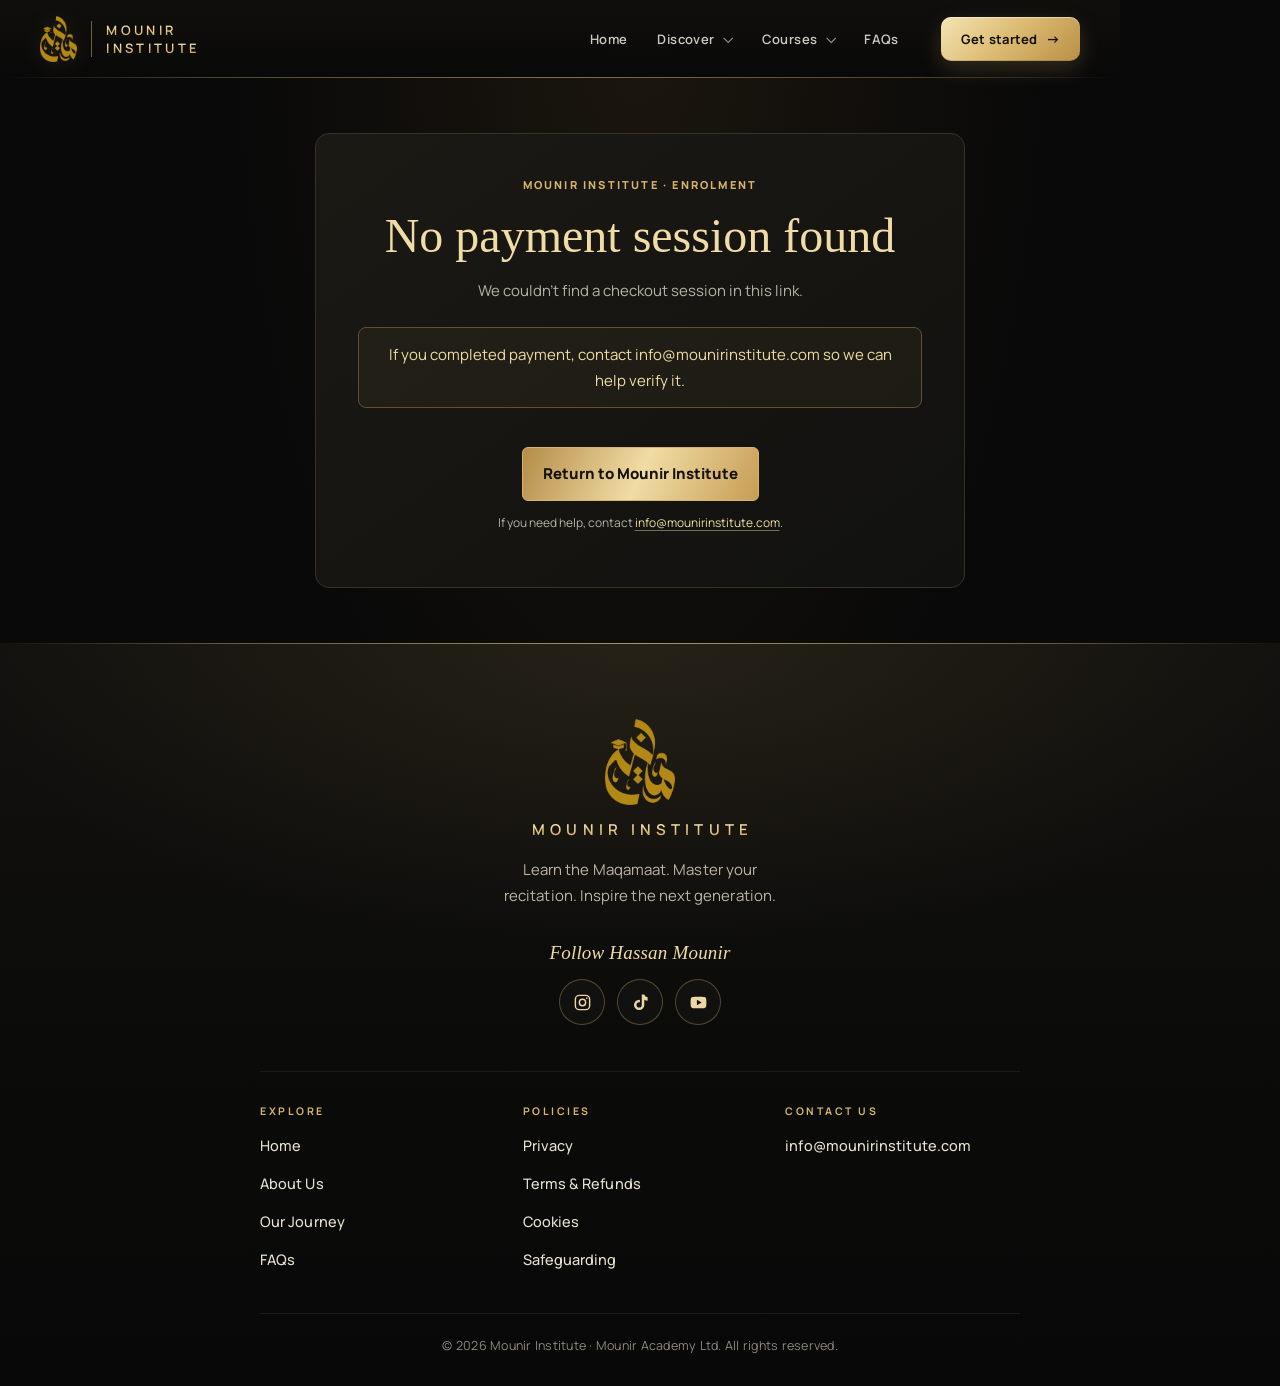
<file: checkout-success.html>
<!doctype html>
<html lang="en">
<head>
<meta charset="utf-8"><meta name="viewport" content="width=device-width,initial-scale=1">
<link rel="preconnect" href="https://fonts.googleapis.com">
<link rel="preconnect" href="https://fonts.gstatic.com" crossorigin>
<link rel="stylesheet" href="https://fonts.googleapis.com/css2?family=Manrope:wght@400;500;600;700;800&display=swap">
<link rel="stylesheet" href="/assets/site.css?v=20261101j">
<script src="/assets/site.js?v=20261101a" defer></script><meta name="theme-color" content="#090909">
<title>Enrolment status | Mounir Institute</title>



<style>
:root{--bg:#090909;--gold:#d7b56d;--light:#f0dca5;--muted:#b7b2a5;--line:#383126}*{box-sizing:border-box}body{margin:0;min-height:100vh;background:radial-gradient(ellipse at 50% 0%,#40301955,transparent 45%),var(--bg);color:#f7f4ec;font:15px/1.7 Inter,system-ui,sans-serif;display:flex;flex-direction:column}header{width:min(100%,1120px);margin:auto;padding:17px 24px;border-bottom:1px solid #342d20}.brand{display:flex;align-items:center;gap:12px;text-decoration:none;letter-spacing:.12em;font-weight:800;font-size:14px}.mark{height:38px;width:38px;border:1px solid var(--gold);border-radius:50%;display:grid;place-items:center;color:var(--light);font:19px Georgia,serif}.brand span{color:var(--gold)}main{width:min(100% - 32px,650px);margin:auto;padding:55px 0}.panel{border:1px solid var(--line);border-radius:14px;padding:clamp(24px,5vw,42px);background:linear-gradient(145deg,#1b1914,#11110f);text-align:center}.eyebrow{font-size:11px;letter-spacing:.2em;text-transform:uppercase;color:var(--gold);font-weight:800}h1{font:normal clamp(32px,6vw,48px)/1.15 Georgia,serif;margin:13px 0;color:var(--light)}p{color:var(--muted)}.status{margin:24px 0;padding:14px;border:1px solid #65502e;border-radius:8px;background:#d7b56d0c;color:var(--light)}a.button{display:inline-flex;justify-content:center;margin-top:15px;padding:13px 20px;border:1px solid var(--gold);border-radius:6px;background:linear-gradient(115deg,#b48c47,#f0dca5,#c79d54);color:#17120b;font-weight:800;text-decoration:none}.fine{font-size:12px}
</style>
<meta name="robots" content="noindex"><link rel="icon" href="/assets/icons/favicon-v3.ico" sizes="48x48"><link rel="icon" type="image/png" sizes="192x192" href="/assets/icons/icon-192-v3.png"><link rel="apple-touch-icon" href="/assets/icons/apple-touch-icon-v3.png"><style id="mi-shared-brand-2026">.site-topbar .topbar-logo{display:flex!important;align-items:center!important;gap:12px!important;text-decoration:none!important}.site-topbar .topbar-logo img{display:block!important;width:76px!important;height:68px!important;min-width:76px!important;max-width:76px!important;max-height:68px!important;object-fit:contain!important;mix-blend-mode:normal!important;margin:0!important}.site-topbar .topbar-brand-name{display:flex!important;flex-direction:column!important;align-items:flex-start!important;justify-content:center!important;gap:0!important;margin:0!important;padding:0 0 0 12px!important;border:0!important;border-left:1px solid rgba(215,181,109,.6)!important;white-space:nowrap!important}.site-topbar .topbar-brand-name span{display:block!important;font-family:Inter,ui-sans-serif,system-ui,sans-serif!important;font-size:17px!important;font-weight:500!important;letter-spacing:.045em!important;line-height:1.13!important;text-transform:uppercase!important;color:#e9d7b1!important}.mi-footer .mi-footer-logo{display:block!important;width:clamp(105px,16vw,155px)!important;height:auto!important;max-height:155px!important;object-fit:contain!important;margin:0 auto 18px!important;mix-blend-mode:normal!important}.mi-footer .mi-footer-title{font-family:Inter,ui-sans-serif,system-ui,sans-serif!important;font-size:clamp(19px,3vw,25px)!important;font-weight:600!important;letter-spacing:.14em!important;color:#e8d3a0!important;text-align:center!important;margin:0 0 9px!important}@media(max-width:760px){.site-topbar .topbar-logo img{width:58px!important;height:56px!important;min-width:58px!important;max-width:58px!important;max-height:56px!important}.site-topbar .topbar-brand-name{padding-left:8px!important}.site-topbar .topbar-brand-name span{font-size:14px!important}}@media(max-width:390px){.site-topbar .topbar-logo img{width:48px!important;height:48px!important;min-width:48px!important;max-width:48px!important;max-height:48px!important}.site-topbar .topbar-brand-name{padding-left:6px!important}.site-topbar .topbar-brand-name span{font-size:12px!important}}</style><style id="dropdown-stability-final">.site-topbar,.site-topbar .topbar-inner,.site-topbar .topbar-links,.site-topbar .topbar-dropdown{overflow:visible!important}.site-topbar .topbar-dropdown{position:relative!important;isolation:auto!important}.site-topbar .topbar-dropdown>.topbar-menu{top:100%!important;z-index:9999!important;display:flex!important;opacity:0;visibility:hidden;pointer-events:none;transform:translateY(-7px)!important;transition:opacity .2s ease,transform .24s ease,visibility .2s!important}.site-topbar .topbar-dropdown[open]>.topbar-menu{opacity:1!important;visibility:visible!important;pointer-events:auto!important;transform:translateY(0)!important}.site-topbar .topbar-dropdown>summary{cursor:pointer;list-style:none}.site-topbar .topbar-dropdown>summary::-webkit-details-marker{display:none}.site-topbar .topbar-dropdown[open]>summary span{transform:rotate(180deg)}@media(max-width:760px){.site-topbar .topbar-dropdown>.topbar-menu{left:50%!important;right:auto!important;transform:translate(-50%,-7px)!important}.site-topbar .topbar-dropdown[open]>.topbar-menu{transform:translate(-50%,0)!important}.site-topbar .topbar-dropdown:last-of-type>.topbar-menu{left:auto!important;right:0!important;transform:translateY(-7px)!important}.site-topbar .topbar-dropdown:last-of-type[open]>.topbar-menu{transform:translateY(0)!important}}@media(prefers-reduced-motion:reduce){.site-topbar .topbar-dropdown>.topbar-menu{transition:none!important}}</style></head>
<body>
<header class="site-topbar" id="top"><div class="topbar-inner"><a class="topbar-logo" href="index.html#top" aria-label="Mounir Institute home"><img src="/assets/mounir-emblem.webp?v=20261031" alt="Mounir Institute" width="388" height="480" decoding="async"><span class="topbar-brand-name"><span>Mounir</span><span>Institute</span></span></a><nav class="topbar-links" aria-label="Main navigation"><a href="index.html#top">Home</a><details class="topbar-dropdown"><summary>Discover <span aria-hidden="true">⌄</span></summary><div class="topbar-menu"><a href="index.html#approach">Our approach</a><a href="index.html#teachers">Learning journey</a><a href="index.html#testimonials">Student stories</a></div></details><details class="topbar-dropdown"><summary>Courses <span aria-hidden="true">⌄</span></summary><div class="topbar-menu"><a href="index.html#programmes">Explore our programmes</a><a href="index.html#journey">Find your learning path</a><a href="assessment.html">Apply for Maqamaat Mastery</a></div></details><a href="index.html#faq">FAQs</a></nav><a class="topbar-cta" href="index.html#journey">Get started <span aria-hidden="true">→</span></a></div></header>
<main><section class="panel"><div class="eyebrow">Mounir Institute · Enrolment</div><h1 id="heading">Checking your payment…</h1><p id="description">We're securely checking the status of your checkout with Stripe.</p><div id="status" class="status" role="status" aria-live="polite">Please keep this page open for a moment.</div><a class="button" href="index.html#top">Return to Mounir Institute</a><p class="fine">If you need help, contact <a href="mailto:info@mounirinstitute.com">info@mounirinstitute.com</a>.</p></section></main>
<script>
(async()=>{
 const params=new URLSearchParams(location.search);const id=params.get("session_id");
 const heading=document.getElementById("heading"),description=document.getElementById("description"),status=document.getElementById("status");
 if(!id){heading.textContent="No payment session found";description.textContent="We couldn't find a checkout session in this link.";status.textContent="If you completed payment, contact info@mounirinstitute.com so we can help verify it.";return;}
 try{
  const response=await fetch("/api/checkout-session-status?session_id="+encodeURIComponent(id),{cache:"no-store"});
  const data=await response.json();
  if(!response.ok)throw new Error(data.error||"Verification unavailable");
  if(data.status==="complete"&&(data.paymentStatus==="paid"||data.mode==="subscription"&&data.paymentStatus==="no_payment_required")){
   heading.textContent="Thank you. Your checkout is complete.";
   description.textContent="Your Stripe checkout has been completed.";
   status.textContent=data.customerEmail?"Confirmation email: "+data.customerEmail:"Stripe has confirmed the checkout.";
   if(data.plan==="recorded"&&data.digitalConsent){const consent=document.createElement("p");consent.id="consent-confirmation";consent.style.cssText="margin-top:14px;font-size:13px;line-height:1.6;color:#a9a293";consent.textContent="You asked for immediate access to the recorded lessons and acknowledged that your 14-day right to cancel ended once access began.";status.after(consent);}
  }else{
   heading.textContent="Payment not completed yet";
   description.textContent="Stripe has not confirmed a completed payment for this session.";
   status.textContent="You can return to the site and try checkout again. If you believe you've paid, contact info@mounirinstitute.com.";
  }
 }catch(e){heading.textContent="We couldn't verify the payment";description.textContent="Your checkout status couldn't be confirmed automatically.";status.textContent="Please contact info@mounirinstitute.com before retrying if you think a payment was taken.";}
})();
</script>
<footer class="footer mi-footer mi-foot" id="contact"><div class="mf-inner">
<a class="mf-brand" href="index.html#top" aria-label="Mounir Institute home"><img src="/assets/mounir-emblem.webp?v=20261031" alt="" width="388" height="480" loading="lazy" decoding="async"><span class="mf-name">Mounir Institute</span></a>
<p class="mf-tagline">Learn the Maqamaat. Master your recitation. Inspire the next generation.</p>
<div class="mf-follow"><span class="mf-follow-label">Follow Hassan Mounir</span><nav class="mf-social" aria-label="Follow Hassan Mounir"><a href="https://www.instagram.com/hassanmounirofficial/" target="_blank" rel="noopener noreferrer" aria-label="Instagram"><svg class="mf-stroke" viewBox="0 0 24 24" fill="none" stroke="currentColor" stroke-width="1.8" aria-hidden="true"><rect x="3" y="3" width="18" height="18" rx="5"/><circle cx="12" cy="12" r="4"/><circle cx="17.5" cy="6.5" r="1" fill="currentColor" stroke="none"/></svg></a><a href="https://www.tiktok.com/@hassanmounirofficial" target="_blank" rel="noopener noreferrer" aria-label="TikTok"><svg class="mf-fill" viewBox="0 0 24 24" fill="currentColor" aria-hidden="true"><path d="M16.7 2h-3.1v13.1a3.3 3.3 0 1 1-3.3-3.3c.3 0 .6 0 .9.1V8.7a7 7 0 0 0-.9-.1 6.5 6.5 0 1 0 6.5 6.5V8.5a8.2 8.2 0 0 0 4.2 1.2V5.4A5 5 0 0 1 16.7 2Z"/></svg></a><a href="https://www.youtube.com/@Mounir.institute" target="_blank" rel="noopener noreferrer" aria-label="YouTube"><svg class="mf-fill" viewBox="0 0 24 24" fill="currentColor" aria-hidden="true"><path d="M21.6 7.1a2.7 2.7 0 0 0-1.9-1.9C18 4.7 12 4.7 12 4.7s-6 0-7.7.5a2.7 2.7 0 0 0-1.9 1.9C2 8.8 2 12 2 12s0 3.2.4 4.9a2.7 2.7 0 0 0 1.9 1.9c1.7.5 7.7.5 7.7.5s6 0 7.7-.5a2.7 2.7 0 0 0 1.9-1.9c.4-1.7.4-4.9.4-4.9s0-3.2-.4-4.9ZM10 15.5v-7l6 3.5-6 3.5Z"/></svg></a></nav></div>
<nav class="mf-links" aria-label="Footer navigation"><div class="mf-col"><span class="mf-col-title">Explore</span><a href="index.html#top">Home</a><a href="index.html#approach">About Us</a><a href="index.html#teachers">Our Journey</a><a href="index.html#faq">FAQs</a></div><div class="mf-col"><span class="mf-col-title">Policies</span><a href="privacy.html">Privacy</a><a href="terms.html">Terms &amp; Refunds</a><a href="cookies.html">Cookies</a><a href="safeguarding.html">Safeguarding</a></div><div class="mf-col mf-contact"><span class="mf-col-title">Contact Us</span><a href="mailto:info@mounirinstitute.com">info@mounirinstitute.com</a></div></nav>
<div class="mf-bottom">© <span id="year">2026</span> Mounir Institute · Mounir Academy Ltd. All rights reserved.</div>
</div></footer>
<script id="shared-footer-year">(()=>{const y=document.getElementById("year");if(y)y.textContent=new Date().getFullYear()})();</script>
<!-- The header dropdowns now run from assets/site.js. --></body></html>
<style id="canonical-header-consistency">
/* One canonical header style across every section/page, matching the landing-page header. */
.site-topbar{
  font-family:var(--font-ui,Inter,ui-sans-serif,system-ui,-apple-system,BlinkMacSystemFont,"Segoe UI",sans-serif)!important;
  background:#0b0a08!important;border-bottom:1px solid #57452966!important;
}
.site-topbar .topbar-inner{
  width:100%!important;max-width:1160px!important;min-height:78px!important;
  margin:0 auto!important;padding:5px 22px!important;
  display:flex!important;align-items:center!important;gap:clamp(12px,2vw,24px)!important;
}
.site-topbar .topbar-logo{
  display:flex!important;align-items:center!important;gap:12px!important;
  flex:none!important;min-width:0!important;text-decoration:none!important;
}
.site-topbar .topbar-logo img{
  display:block!important;width:76px!important;height:68px!important;
  min-width:76px!important;max-width:76px!important;max-height:68px!important;
  flex:0 0 76px!important;object-fit:contain!important;object-position:center!important;
  margin:0!important;mix-blend-mode:normal!important;
}
.site-topbar .topbar-brand-name{
  display:flex!important;flex-direction:column!important;align-items:flex-start!important;
  justify-content:center!important;gap:2px!important;
  height:auto!important;min-height:0!important;width:auto!important;min-width:0!important;
  margin:0!important;padding:0 0 0 12px!important;
  border:0!important;border-left:1px solid rgba(215,181,109,.6)!important;
  color:#e8d3a0!important;font-family:var(--font-ui,Inter,ui-sans-serif,system-ui,sans-serif)!important;
  font-size:17px!important;font-weight:750!important;letter-spacing:-.045em!important;
  line-height:1.1!important;text-align:left!important;text-transform:none!important;white-space:nowrap!important;
}
.site-topbar .topbar-brand-name span{
  display:block!important;width:auto!important;font:inherit!important;
  font-size:inherit!important;font-weight:inherit!important;letter-spacing:inherit!important;
  line-height:inherit!important;text-align:left!important;text-transform:none!important;color:inherit!important;
}
.site-topbar .topbar-brand-name span+span:before{content:none!important}
.site-topbar .topbar-links{
  display:flex!important;align-items:center!important;justify-content:center!important;
  gap:clamp(10px,1.6vw,22px)!important;margin-left:auto!important;
}
.site-topbar .topbar-links>a,
.site-topbar .topbar-dropdown>summary{
  font-family:var(--font-ui,Inter,ui-sans-serif,system-ui,sans-serif)!important;
  font-size:12px!important;font-weight:700!important;letter-spacing:-.01em!important;
  line-height:1.35!important;color:#e9e0ce!important;text-decoration:none!important;
}
.site-topbar .topbar-cta{
  font-family:var(--font-ui,Inter,ui-sans-serif,system-ui,sans-serif)!important;
  font-size:12px!important;font-weight:800!important;border-radius:6px!important;padding:11px 15px!important;
}
.site-topbar .topbar-menu{font-family:var(--font-ui,Inter,ui-sans-serif,system-ui,sans-serif)!important;border-radius:10px!important}
.site-topbar .topbar-menu a{font-family:inherit!important;font-size:12px!important;font-weight:600!important}
@media(max-width:760px){
 .site-topbar .topbar-inner{min-height:65px!important;padding:6px 12px!important;gap:8px!important}
 .site-topbar .topbar-logo{gap:8px!important}
 .site-topbar .topbar-logo img{width:55px!important;height:55px!important;min-width:55px!important;max-width:55px!important;max-height:55px!important;flex-basis:55px!important}
 .site-topbar .topbar-brand-name{font-size:13px!important;letter-spacing:-.035em!important;padding-left:8px!important;gap:1px!important}
 .site-topbar .topbar-links{gap:6px!important}
 .site-topbar .topbar-links>a,.site-topbar .topbar-dropdown>summary{font-size:10px!important;font-weight:700!important}
 .site-topbar .topbar-cta{font-size:10px!important;padding:7px 9px!important}
}
@media(max-width:390px){
 .site-topbar .topbar-inner{padding-left:9px!important;padding-right:9px!important;gap:6px!important}
 .site-topbar .topbar-logo img{width:48px!important;height:48px!important;min-width:48px!important;max-width:48px!important;max-height:48px!important;flex-basis:48px!important}
 .site-topbar .topbar-brand-name{font-size:11px!important;padding-left:6px!important}
 .site-topbar .topbar-links{gap:5px!important}
 .site-topbar .topbar-links>a,.site-topbar .topbar-dropdown>summary{font-size:9px!important}
}
</style>
<style id="wordmark-equal-caps-final">
/* One consistent equal-size uppercase wordmark across all three headers. */
.site-topbar .topbar-brand-name{gap:0!important;align-items:flex-start!important}
.site-topbar .topbar-brand-name span:first-child,.site-topbar .topbar-brand-name span:last-child{font-family:Inter,ui-sans-serif,system-ui,-apple-system,BlinkMacSystemFont,"Segoe UI",sans-serif!important;font-size:17px!important;font-weight:500!important;letter-spacing:.045em!important;line-height:1.13!important;text-transform:uppercase!important;color:#e9d7b1!important;text-shadow:0 0 8px rgba(216,179,99,.16)!important}
@media(max-width:760px){.site-topbar .topbar-brand-name span:first-child,.site-topbar .topbar-brand-name span:last-child{font-size:14px!important}}
@media(max-width:390px){.site-topbar .topbar-brand-name span:first-child,.site-topbar .topbar-brand-name span:last-child{font-size:12px!important}}
</style>
<style id="premium-footer-style">
.footer.mi-footer{font-family:Inter,ui-sans-serif,system-ui,-apple-system,BlinkMacSystemFont,"Segoe UI",sans-serif;background:radial-gradient(ellipse at 50% 0%,#424242 0%,#292929 43%,#151515 100%);color:#eee;border-top:1px solid rgba(213,181,109,.35);padding:65px 20px 24px;text-align:center}
.mi-footer .mi-footer-logo{display:block;width:clamp(105px,16vw,155px);height:auto;max-height:155px;object-fit:contain;margin:0 auto 18px}
.mi-footer .mi-footer-title{font-size:clamp(19px,3vw,25px);letter-spacing:.14em;color:#e8d3a0;margin:0 0 9px}
.mi-footer .mi-footer-tag{color:#c6c3bb;font-size:13px;margin:0 auto 25px;line-height:1.7}
.mi-footer .mi-footer-socials{display:flex;align-items:center;justify-content:center;gap:13px;margin:0 auto 28px}
.mi-footer .mi-footer-socials a{width:43px;height:43px;display:grid;place-items:center;border:1px solid #766a52;border-radius:50%;color:#e7d3a3;transition:background .2s,transform .2s,border-color .2s}
.mi-footer .mi-footer-socials a:hover{background:#bda16a;color:#161616;transform:translateY(-3px);border-color:#bda16a}
.mi-footer .mi-footer-socials svg{width:19px;height:19px;fill:currentColor}
.mi-footer .mi-footer-nav{display:flex;justify-content:center;flex-wrap:wrap;gap:12px 27px;margin:0 auto 27px}
.mi-footer .mi-footer-nav a,.mi-footer .mi-footer-bottom a{color:#e2dfd7;text-decoration:none;font-size:13px}
.mi-footer a:hover{color:#e8c47b}
.mi-footer .mi-footer-contact{display:inline-block;color:#dfc58b;text-decoration:none;font-size:14px;margin-bottom:35px}
.mi-footer .mi-footer-bottom{border-top:1px solid rgba(255,255,255,.13);padding-top:20px;display:flex;align-items:center;justify-content:space-between;gap:12px;flex-wrap:wrap;color:#aaa;font-size:12px;max-width:1100px;margin:auto}
@media(max-width:600px){.footer.mi-footer{padding:48px 18px 22px}.mi-footer .mi-footer-bottom{justify-content:center;text-align:center}.mi-footer .mi-footer-nav{gap:13px 20px}}
</style>

<style id="success-page-links">html body main a:not([class]){color:#f0dca5;text-decoration-color:rgba(240,220,165,.45);text-underline-offset:3px}</style>
<style id="homepage-header-exact">
/* The homepage header rules, copied from checkout.html's "Exact homepage header CSS" block (header selectors only)
   on 28 October 2026, so this page's header and its dropdown menus look and behave the same on phones. Kept last so it wins. */
.site-topbar{position:relative;z-index:100;background:#0b0a08;border-bottom:1px solid #57452966}
.topbar-inner{max-width:1160px;margin:auto;min-height:77px;padding:7px 22px;display:flex;align-items:center;gap:24px}
.topbar-logo{display:flex;align-items:center;flex:none}
.topbar-logo img{display:block;width:106px;height:62px;object-fit:contain;mix-blend-mode:screen}
.topbar-links{display:flex;align-items:center;justify-content:center;gap:clamp(12px,2vw,28px);margin-left:auto}
.topbar-links>a,.topbar-dropdown>summary{font-size:13px;font-weight:600;letter-spacing:.015em;text-decoration:none;color:#e6dfcf;cursor:pointer;white-space:nowrap}
.topbar-links>a:hover,.topbar-dropdown>summary:hover{color:var(--gold2)}
.topbar-dropdown{position:relative}
.topbar-dropdown>summary{list-style:none;padding:13px 0}
.topbar-dropdown>summary::-webkit-details-marker{display:none}
.topbar-dropdown>summary span{color:var(--gold);margin-left:4px}
.topbar-menu{position:absolute;top:100%;left:-16px;min-width:190px;padding:8px;background:#17140e;border:1px solid #5a492c;border-radius:8px;box-shadow:0 18px 35px #000a;display:flex;flex-direction:column}
.topbar-menu a{display:block;padding:10px 12px;text-decoration:none;font-size:13px;color:#e6dfcf;border-radius:5px}
.topbar-menu a:hover{background:#302616;color:var(--gold2)}
.topbar-cta{display:inline-flex;align-items:center;gap:8px;text-decoration:none;background:var(--gold);color:#100e08!important;font-weight:750;font-size:12px;padding:10px 15px;border-radius:5px;white-space:nowrap}
.topbar-cta:hover{background:var(--gold2)}
@media(max-width:760px){.topbar-inner{padding:7px 12px;gap:10px;min-height:65px;flex-wrap:wrap}
.topbar-logo img{width:78px;height:49px}
.topbar-links{order:3;width:100%;justify-content:space-around;gap:8px;margin:0;padding:0 0 5px}
.topbar-links>a,.topbar-dropdown>summary{font-size:11px}
.topbar-cta{margin-left:auto;padding:8px 10px;font-size:11px}
.topbar-menu{left:50%;transform:translateX(-50%);min-width:160px}
.topbar-dropdown:last-of-type .topbar-menu{left:auto;right:-30px;transform:none}}
@media(prefers-reduced-motion:reduce){.site-topbar *{scroll-behavior:auto}}
.topbar-inner{max-width:1250px;min-height:108px;padding:12px 26px;gap:25px}
.topbar-logo{gap:12px;text-decoration:none}
.topbar-logo img{width:112px;height:82px}
.topbar-brand-name{font-family:Georgia,'Times New Roman',serif;color:var(--gold2);font-size:clamp(19px,2vw,25px);letter-spacing:.025em;white-space:nowrap}
.topbar-links{gap:clamp(12px,1.8vw,26px)}
@media(max-width:760px){.topbar-inner{min-height:85px;padding:9px 13px;gap:8px}
.topbar-logo{gap:6px}
.topbar-logo img{width:69px;height:60px}
.topbar-brand-name{font-size:16px}
.topbar-links{gap:7px}}
.topbar-logo img{width:150px;height:105px}
.topbar-brand-name{font-size:17px;letter-spacing:.015em}
.topbar-inner{min-height:124px}
@media(max-width:760px){.topbar-logo img{width:95px;height:75px}
.topbar-brand-name{font-size:13px}
.topbar-inner{min-height:94px}}
.topbar-logo img{width:185px;height:125px}
.topbar-brand-name{font-family:Inter,ui-sans-serif,system-ui,sans-serif;font-size:20px;font-weight:600;letter-spacing:.065em;text-transform:uppercase;color:var(--gold2)}
.topbar-inner{min-height:140px}
@media(max-width:760px){.topbar-logo img{width:112px;height:88px}
.topbar-brand-name{font-size:14px;letter-spacing:.035em}
.topbar-inner{min-height:105px}}
.topbar-logo{gap:0!important}
.topbar-logo img{width:170px;height:120px;object-fit:contain;object-position:center}
.topbar-brand-name{font-family:Georgia,"Times New Roman",serif!important;font-size:21px!important;font-weight:400!important;letter-spacing:.005em!important;text-transform:none!important;color:var(--gold2)!important;margin-left:-17px}
@media(max-width:760px){.topbar-logo img{width:104px;height:85px}
.topbar-brand-name{font-size:15px!important;margin-left:-11px}}
.topbar-logo{gap:0!important}
.topbar-logo img{width:195px!important;height:135px!important;object-fit:contain!important}
.topbar-brand-name{font-family:Georgia,"Times New Roman",serif!important;font-size:clamp(19px,1.8vw,23px)!important;font-weight:400!important;font-style:normal!important;letter-spacing:.025em!important;text-transform:none!important;color:#e7ce92!important;margin-left:-23px!important;white-space:nowrap}
.topbar-inner{min-height:148px!important}
@media(max-width:760px){.topbar-logo img{width:119px!important;height:96px!important}
.topbar-brand-name{font-size:15px!important;letter-spacing:.005em!important;margin-left:-15px!important}
.topbar-inner{min-height:111px!important}}
.topbar-brand-name{display:flex!important;flex-direction:column!important;align-items:flex-start!important;justify-content:center!important;gap:3px!important;font-family:Georgia,"Times New Roman",serif!important;font-size:24px!important;font-weight:400!important;line-height:1.02!important;letter-spacing:.065em!important;text-transform:none!important;margin-left:-19px!important;color:#ead8ae!important}
.topbar-brand-name span:last-child{font-size:.68em;letter-spacing:.22em;text-transform:uppercase;color:var(--gold)}
@media(max-width:760px){.topbar-brand-name{font-size:17px!important;gap:2px!important;margin-left:-12px!important}}
.topbar-brand-name{border-left:1px solid rgba(215,181,109,.65);padding-left:19px!important;margin-left:-10px!important;min-height:62px}
@media(max-width:760px){.topbar-brand-name{padding-left:11px!important;margin-left:-5px!important;min-height:43px}}
.site-topbar .topbar-inner{min-height:94px!important;gap:14px!important;padding-top:5px!important;padding-bottom:5px!important}
.site-topbar .topbar-logo{gap:0!important;align-items:center!important}
.site-topbar .topbar-logo img{width:145px!important;height:88px!important;object-fit:contain!important}
.site-topbar .topbar-brand-name{margin-left:-20px!important;padding-left:13px!important;min-height:48px!important;gap:2px!important;font-size:21px!important;line-height:1.02!important}
.site-topbar .topbar-brand-name span:last-child{font-size:.66em!important}
.site-topbar .topbar-dropdown>summary{display:flex;align-items:center;gap:5px;transition:color .2s ease}
.site-topbar .topbar-dropdown>summary span{display:inline-block;transition:transform .28s cubic-bezier(.2,.7,.2,1);font-size:15px}
.site-topbar .topbar-dropdown[open]>summary span{transform:rotate(180deg)}
.site-topbar .topbar-menu{top:calc(100% + 9px);opacity:0;visibility:hidden;pointer-events:none;transform:translateY(-8px) scale(.97);transform-origin:top center;transition:opacity .22s ease,transform .28s cubic-bezier(.2,.7,.2,1),visibility .22s;box-shadow:0 18px 40px #000b,0 0 0 1px #d7b56d0a;min-width:215px;padding:8px;background:linear-gradient(145deg,#201a10,#100f0c);z-index:120}
.site-topbar .topbar-dropdown[open]>.topbar-menu{opacity:1;visibility:visible;pointer-events:auto;transform:translateY(0) scale(1)}
.site-topbar .topbar-menu a{position:relative;overflow:hidden;padding:11px 12px;transition:background .2s ease,color .2s ease,padding-left .2s ease}
.site-topbar .topbar-menu a:before{content:"";position:absolute;left:0;top:20%;height:60%;width:2px;background:var(--gold2);transform:scaleY(0);transition:transform .2s ease}
.site-topbar .topbar-menu a:hover{padding-left:17px;background:linear-gradient(90deg,#3a2b16,#282014);color:var(--gold2)}
.site-topbar .topbar-menu a:hover:before{transform:scaleY(1)}
@media(max-width:760px){.site-topbar .topbar-inner{min-height:76px!important;gap:7px!important;padding:5px 12px!important}
.site-topbar .topbar-logo img{width:88px!important;height:66px!important}
.site-topbar .topbar-brand-name{font-size:16px!important;margin-left:-12px!important;padding-left:9px!important;min-height:39px!important}
.site-topbar .topbar-menu{top:calc(100% + 5px);min-width:185px}}
@media(prefers-reduced-motion:reduce){.site-topbar .topbar-menu,.site-topbar .topbar-menu a,.site-topbar .topbar-dropdown>summary span{transition:none!important}}
.site-topbar .topbar-logo{display:flex!important;align-items:center!important;gap:10px!important;flex:none!important;min-width:0!important}
.site-topbar .topbar-logo img{display:block!important;width:112px!important;height:112px!important;max-width:none!important;max-height:none!important;object-fit:contain!important;flex:0 0 112px!important}
.site-topbar .topbar-brand-name{display:block!important;white-space:nowrap!important;flex:none!important;flex-direction:row!important;border:0!important;border-left:1px solid rgba(215,181,109,.65)!important;padding:0 0 0 14px!important;margin:0!important;min-height:0!important;gap:0!important;font-family:Georgia,"Times New Roman",serif!important;font-size:21px!important;font-weight:400!important;line-height:1.1!important;letter-spacing:.025em!important;color:#ead8ae!important}
.site-topbar .topbar-brand-name span{display:inline!important;font:inherit!important;letter-spacing:inherit!important;text-transform:none!important;color:inherit!important}
.site-topbar .topbar-brand-name span+span:before{content:" ";white-space:pre}
.site-topbar .topbar-inner{min-height:96px!important;gap:16px!important}
@media(max-width:760px){.site-topbar .topbar-inner{min-height:74px!important;gap:7px!important}
.site-topbar .topbar-logo{gap:5px!important}
.site-topbar .topbar-logo img{width:70px!important;height:70px!important;flex-basis:70px!important}
.site-topbar .topbar-brand-name{font-size:15px!important;padding-left:8px!important;letter-spacing:0!important}}
@media(max-width:390px){.site-topbar .topbar-logo img{width:60px!important;height:60px!important;flex-basis:60px!important}
.site-topbar .topbar-brand-name{font-size:13px!important;padding-left:7px!important}}
.site-topbar .topbar-logo{display:inline-flex!important;align-items:center!important;gap:0!important;text-decoration:none!important;flex-shrink:0}
.site-topbar .topbar-logo img{width:104px!important;height:100px!important;object-fit:contain!important;mix-blend-mode:normal!important;margin:0!important}
.site-topbar .topbar-brand-name{display:flex!important;flex-direction:column!important;justify-content:center!important;border-left:1px solid #d7b56d!important;padding-left:16px!important;margin-left:9px!important;font-family:Georgia,serif!important;font-size:22px!important;line-height:1.12!important;letter-spacing:.025em!important;text-transform:none!important;color:#e7ce92!important;font-weight:400!important}
.site-topbar .topbar-inner{gap:16px!important}
@media(max-width:760px){.site-topbar .topbar-logo img{width:65px!important;height:69px!important}
.site-topbar .topbar-brand-name{font-size:15px!important;padding-left:9px!important;margin-left:5px!important}
.site-topbar .topbar-inner{gap:8px!important}}
.site-topbar .topbar-logo{display:inline-flex!important;align-items:center!important;flex-direction:row!important;gap:0!important}
.site-topbar .topbar-logo img{width:112px!important;height:108px!important;object-fit:contain!important;mix-blend-mode:normal!important}
.site-topbar .topbar-brand-name{display:flex!important;flex-direction:row!important;align-items:center!important;gap:.25em!important;white-space:nowrap!important;border-left:2px solid #d7b56d!important;min-height:76px!important;padding-left:20px!important;margin-left:13px!important;font-family:Georgia,serif!important;font-size:clamp(18px,1.8vw,23px)!important;line-height:1!important;letter-spacing:.01em!important;text-transform:none!important;color:#e7ce92!important;font-weight:400!important}
@media(max-width:760px){.site-topbar .topbar-logo img{width:65px!important;height:68px!important}
.site-topbar .topbar-brand-name{min-height:53px!important;padding-left:10px!important;margin-left:7px!important;font-size:clamp(13px,3.5vw,17px)!important}
.site-topbar .topbar-inner{gap:7px!important}}
.site-topbar{background:#0d0c0a!important;border-bottom:1px solid rgba(215,181,109,.16)!important}
.site-topbar .topbar-inner{max-width:1180px!important;min-height:78px!important;padding:7px 22px!important;gap:18px!important;flex-wrap:nowrap!important}
.site-topbar .topbar-logo{gap:0!important;min-width:0!important}
.site-topbar .topbar-logo img{width:76px!important;height:64px!important;object-fit:contain!important;flex:none!important}
.site-topbar .topbar-brand-name{display:flex!important;flex-direction:row!important;align-items:center!important;gap:.23em!important;margin-left:5px!important;padding-left:13px!important;min-height:39px!important;border-left:1px solid rgba(215,181,109,.65)!important;white-space:nowrap!important;font-family:Georgia,'Times New Roman',serif!important;font-size:19px!important;letter-spacing:0!important;line-height:1.1!important}
.site-topbar .topbar-links{gap:clamp(12px,1.6vw,22px)!important;margin-left:auto!important}
.site-topbar .topbar-cta{padding:10px 13px!important;font-size:12px!important}
@media(max-width:760px){.site-topbar .topbar-inner{min-height:0!important;padding:7px 12px 8px!important;gap:6px 9px!important;flex-wrap:wrap!important}
.site-topbar .topbar-logo img{width:59px!important;height:53px!important}
.site-topbar .topbar-brand-name{font-size:15px!important;min-height:31px!important;padding-left:9px!important;margin-left:3px!important}
.site-topbar .topbar-links{order:3!important;width:100%!important;margin:0!important;padding:3px 0 0!important;justify-content:space-around!important;gap:7px!important}
.site-topbar .topbar-cta{margin-left:auto!important;padding:8px 10px!important;font-size:11px!important}
.site-topbar .topbar-menu{z-index:1100!important}}
@media(max-width:360px){.site-topbar .topbar-logo img{width:49px!important;height:48px!important}
.site-topbar .topbar-brand-name{font-size:13px!important;padding-left:7px!important}
.site-topbar .topbar-cta{font-size:10px!important;padding:7px!important}}
.site-topbar .topbar-logo{display:flex!important;align-items:center!important;gap:1px!important;text-decoration:none!important}
.site-topbar .topbar-logo img{display:block!important;width:70px!important;height:64px!important;min-width:70px!important;max-width:70px!important;max-height:64px!important;flex:0 0 70px!important;object-fit:contain!important;mix-blend-mode:normal!important;margin:0!important}
.site-topbar .topbar-brand-name{display:flex!important;flex-direction:column!important;align-items:flex-start!important;justify-content:center!important;gap:2px!important;height:auto!important;min-height:51px!important;margin:0!important;padding:0 0 0 12px!important;border:0!important;border-left:1px solid rgba(215,181,109,.65)!important;font-family:Georgia,'Times New Roman',serif!important;color:#e8d3a0!important;font-weight:400!important;letter-spacing:0!important;line-height:1.05!important;text-align:left!important;text-transform:none!important;white-space:nowrap!important}
.site-topbar .topbar-brand-name span{display:block!important;width:auto!important;font-family:Georgia,'Times New Roman',serif!important;color:#e8d3a0!important;text-align:left!important;white-space:nowrap!important;text-transform:none!important}
.site-topbar .topbar-brand-name span:first-child{font-size:23px!important;font-weight:400!important;letter-spacing:0!important;line-height:1.05!important}
.site-topbar .topbar-brand-name span:last-child{font-family:Inter,ui-sans-serif,system-ui,sans-serif!important;font-size:13px!important;font-weight:400!important;letter-spacing:.15em!important;line-height:1.1!important;text-transform:uppercase!important}
.site-topbar .topbar-brand-name span+span:before{content:none!important}
@media(max-width:760px){.site-topbar .topbar-logo{gap:1px!important}
.site-topbar .topbar-logo img{width:70px!important;height:64px!important;min-width:70px!important;max-width:70px!important;max-height:64px!important;flex-basis:70px!important}
.site-topbar .topbar-brand-name{min-height:48px!important;padding-left:11px!important}
.site-topbar .topbar-brand-name span:first-child{font-size:22px!important}
.site-topbar .topbar-brand-name span:last-child{font-size:12px!important}}
@media(max-width:390px){.site-topbar .topbar-logo img{width:58px!important;height:56px!important;min-width:58px!important;max-width:58px!important;max-height:56px!important;flex-basis:58px!important}
.site-topbar .topbar-brand-name{padding-left:8px!important}
.site-topbar .topbar-brand-name span:first-child{font-size:19px!important}
.site-topbar .topbar-brand-name span:last-child{font-size:10px!important}}
.site-topbar .topbar-inner{min-height:68px!important;padding:4px 16px!important;gap:12px!important}
.site-topbar .topbar-logo{gap:9px!important;white-space:nowrap!important}
.site-topbar .topbar-logo img{width:68px!important;height:60px!important;flex:0 0 68px!important}
.site-topbar .topbar-brand-name{font-size:16px!important;font-weight:750!important;line-height:1!important;letter-spacing:-.04em!important;padding-left:10px!important;white-space:nowrap!important}
.site-topbar .topbar-brand-name span{font-size:inherit!important;font-weight:inherit!important;line-height:inherit!important;letter-spacing:inherit!important}
.site-topbar .topbar-links{gap:clamp(8px,1.2vw,16px)!important}
.site-topbar .topbar-links>a,.site-topbar .topbar-dropdown>summary{font-size:11px!important}
@media(max-width:760px){.site-topbar .topbar-inner{min-height:58px!important;padding:4px 10px!important;gap:7px!important}
.site-topbar .topbar-logo{gap:6px!important}
.site-topbar .topbar-logo img{width:47px!important;height:47px!important;flex-basis:47px!important}
.site-topbar .topbar-brand-name{font-size:13px!important;padding-left:7px!important;letter-spacing:-.04em!important}
.site-topbar .topbar-links{gap:6px!important}
.site-topbar .topbar-links>a,.site-topbar .topbar-dropdown>summary{font-size:10px!important}
.site-topbar .topbar-cta{font-size:10px!important;padding:7px 9px!important}}
.site-topbar .topbar-logo{display:flex!important;
  align-items:center!important;
  justify-content:flex-start!important;
  gap:8px!important;}
.site-topbar .topbar-logo img{display:block!important;
  object-fit:contain!important;
  object-position:center center!important;
  align-self:center!important;}
.site-topbar .topbar-brand-name{display:flex!important;
  flex-direction:column!important;
  align-items:flex-start!important;
  justify-content:center!important;
  gap:1px!important;
  margin-left:0!important;
  padding-left:0!important;
  white-space:normal!important;
  line-height:1!important;
  letter-spacing:.025em!important;}
.site-topbar .topbar-brand-name span{display:block!important;
  white-space:nowrap!important;
  line-height:1.02!important;}
.site-topbar .topbar-brand-name span:first-child{font-size:clamp(19px,1.8vw,23px)!important;
  font-weight:600!important;}
.site-topbar .topbar-brand-name span:last-child{font-size:clamp(13px,1.25vw,16px)!important;
  font-weight:400!important;
  letter-spacing:.17em!important;
  text-transform:uppercase!important;}
@media(max-width:760px){.site-topbar .topbar-logo{gap:5px!important}
.site-topbar .topbar-logo img{width:66px!important;height:58px!important;flex-basis:66px!important;}
.site-topbar .topbar-brand-name span:first-child{font-size:16px!important}
.site-topbar .topbar-brand-name span:last-child{font-size:11px!important;letter-spacing:.14em!important}}
.site-topbar .topbar-logo{gap:13px!important}
.site-topbar .topbar-brand-name{padding-left:15px!important;
  margin-left:0!important;
  min-height:62px!important;}
@media(max-width:760px){.site-topbar .topbar-logo{gap:9px!important}
.site-topbar .topbar-brand-name{padding-left:11px!important;min-height:52px!important}}
.site-topbar .topbar-logo{gap:5px!important}
.site-topbar .topbar-brand-name{align-items:center!important;
  justify-content:center!important;
  text-align:center!important;
  padding-left:8px!important;
  margin-left:0!important;
  gap:2px!important;}
.site-topbar .topbar-brand-name span{width:100%!important;text-align:center!important}
@media(max-width:760px){.site-topbar .topbar-logo{gap:3px!important}
.site-topbar .topbar-brand-name{padding-left:6px!important;gap:2px!important}}
.site-topbar .topbar-brand-name{font-family:inherit!important;
  font-size:clamp(11px,1.05vw,14px)!important;
  font-weight:600!important;
  letter-spacing:.14em!important;
  line-height:1.35!important;
  text-transform:uppercase!important;
  color:#e8d3a0!important;
  text-align:center!important;
  align-items:center!important;
  justify-content:center!important;
  gap:2px!important;
  padding-left:8px!important;
  margin-left:0!important;}
.site-topbar .topbar-brand-name span{display:block!important;
  width:100%!important;
  font:inherit!important;
  letter-spacing:inherit!important;
  text-transform:uppercase!important;
  line-height:inherit!important;
  color:inherit!important;
  text-align:center!important;}
@media(max-width:760px){.site-topbar .topbar-brand-name{font-size:10px!important;letter-spacing:.10em!important;padding-left:6px!important}}
.site-topbar .topbar-brand-name{align-self:center!important;
  display:flex!important;
  flex-direction:column!important;
  align-items:center!important;
  justify-content:center!important;
  text-align:center!important;
  height:52px!important;
  min-height:52px!important;
  padding-top:0!important;
  padding-bottom:0!important;
  line-height:1.35!important;}
.site-topbar .topbar-brand-name span{display:block!important;
  width:100%!important;
  text-align:center!important;}
@media(max-width:760px){.site-topbar .topbar-brand-name{height:42px!important;min-height:42px!important}}
.site-topbar .topbar-logo{display:flex!important;
  align-items:center!important;
  justify-content:flex-start!important;
  gap:8px!important;}
.site-topbar .topbar-logo img{width:78px!important;
  height:70px!important;
  flex:0 0 78px!important;
  object-fit:contain!important;
  object-position:center!important;}
.site-topbar .topbar-brand-name{display:flex!important;
  flex-direction:column!important;
  align-items:center!important;
  justify-content:center!important;
  text-align:center!important;
  gap:2px!important;
  width:auto!important;
  min-width:0!important;
  height:52px!important;
  min-height:52px!important;
  padding:0!important;
  margin:0!important;
  font-size:11px!important;
  font-weight:600!important;
  line-height:1.2!important;
  letter-spacing:.13em!important;
  text-transform:uppercase!important;
  color:#e8d3a0!important;}
.site-topbar .topbar-brand-name span{display:block!important;
  width:100%!important;
  text-align:center!important;
  white-space:nowrap!important;
  font:inherit!important;
  font-size:inherit!important;
  font-weight:inherit!important;
  line-height:inherit!important;
  letter-spacing:inherit!important;
  text-transform:uppercase!important;
  color:inherit!important;}
@media(max-width:760px){.site-topbar .topbar-logo{gap:5px!important}
.site-topbar .topbar-logo img{width:70px!important;
    height:64px!important;
    flex-basis:70px!important;}
.site-topbar .topbar-brand-name{height:44px!important;
    min-height:44px!important;
    font-size:10px!important;
    letter-spacing:.10em!important;
    gap:2px!important;}}
.site-topbar .topbar-logo{gap:2px!important}
.site-topbar .topbar-logo img{margin:0!important}
.site-topbar .topbar-brand-name{border-left:1px solid rgba(215,181,109,.45)!important;padding-left:7px!important;margin-left:1px!important}
@media(max-width:760px){.site-topbar .topbar-logo{gap:1px!important}
.site-topbar .topbar-brand-name{padding-left:5px!important;margin-left:0!important}}
.site-topbar{font-family:var(--font-ui,Inter,ui-sans-serif,system-ui,-apple-system,BlinkMacSystemFont,"Segoe UI",sans-serif)!important;
  background:#0b0a08!important;border-bottom:1px solid #57452966!important;}
.site-topbar .topbar-inner{width:100%!important;max-width:1160px!important;min-height:78px!important;
  margin:0 auto!important;padding:5px 22px!important;
  display:flex!important;align-items:center!important;gap:clamp(12px,2vw,24px)!important;}
.site-topbar .topbar-logo{display:flex!important;align-items:center!important;gap:12px!important;
  flex:none!important;min-width:0!important;text-decoration:none!important;}
.site-topbar .topbar-logo img{display:block!important;width:76px!important;height:68px!important;
  min-width:76px!important;max-width:76px!important;max-height:68px!important;
  flex:0 0 76px!important;object-fit:contain!important;object-position:center!important;
  margin:0!important;mix-blend-mode:normal!important;}
.site-topbar .topbar-brand-name{display:flex!important;flex-direction:column!important;align-items:flex-start!important;
  justify-content:center!important;gap:2px!important;
  height:auto!important;min-height:0!important;width:auto!important;min-width:0!important;
  margin:0!important;padding:0 0 0 12px!important;
  border:0!important;border-left:1px solid rgba(215,181,109,.6)!important;
  color:#e8d3a0!important;font-family:var(--font-ui,Inter,ui-sans-serif,system-ui,sans-serif)!important;
  font-size:17px!important;font-weight:750!important;letter-spacing:-.045em!important;
  line-height:1.1!important;text-align:left!important;text-transform:none!important;white-space:nowrap!important;}
.site-topbar .topbar-brand-name span{display:block!important;width:auto!important;font:inherit!important;
  font-size:inherit!important;font-weight:inherit!important;letter-spacing:inherit!important;
  line-height:inherit!important;text-align:left!important;text-transform:none!important;color:inherit!important;}
.site-topbar .topbar-brand-name span+span:before{content:none!important}
.site-topbar .topbar-links{display:flex!important;align-items:center!important;justify-content:center!important;
  gap:clamp(10px,1.6vw,22px)!important;margin-left:auto!important;}
.site-topbar .topbar-links>a,
.site-topbar .topbar-dropdown>summary{font-family:var(--font-ui,Inter,ui-sans-serif,system-ui,sans-serif)!important;
  font-size:12px!important;font-weight:700!important;letter-spacing:-.01em!important;
  line-height:1.35!important;color:#e9e0ce!important;text-decoration:none!important;}
.site-topbar .topbar-cta{font-family:var(--font-ui,Inter,ui-sans-serif,system-ui,sans-serif)!important;
  font-size:12px!important;font-weight:800!important;border-radius:6px!important;padding:11px 15px!important;}
.site-topbar .topbar-menu{font-family:var(--font-ui,Inter,ui-sans-serif,system-ui,sans-serif)!important;border-radius:10px!important}
.site-topbar .topbar-menu a{font-family:inherit!important;font-size:12px!important;font-weight:600!important}
@media(max-width:760px){.site-topbar .topbar-inner{min-height:65px!important;padding:6px 12px!important;gap:8px!important}
.site-topbar .topbar-logo{gap:8px!important}
.site-topbar .topbar-logo img{width:55px!important;height:55px!important;min-width:55px!important;max-width:55px!important;max-height:55px!important;flex-basis:55px!important}
.site-topbar .topbar-brand-name{font-size:13px!important;letter-spacing:-.035em!important;padding-left:8px!important;gap:1px!important}
.site-topbar .topbar-links{gap:6px!important}
.site-topbar .topbar-links>a,.site-topbar .topbar-dropdown>summary{font-size:10px!important;font-weight:700!important}
.site-topbar .topbar-cta{font-size:10px!important;padding:7px 9px!important}}
@media(max-width:390px){.site-topbar .topbar-inner{padding-left:9px!important;padding-right:9px!important;gap:6px!important}
.site-topbar .topbar-logo img{width:48px!important;height:48px!important;min-width:48px!important;max-width:48px!important;max-height:48px!important;flex-basis:48px!important}
.site-topbar .topbar-brand-name{font-size:11px!important;padding-left:6px!important}
.site-topbar .topbar-links{gap:5px!important}
.site-topbar .topbar-links>a,.site-topbar .topbar-dropdown>summary{font-size:9px!important}}
</style>
</file>
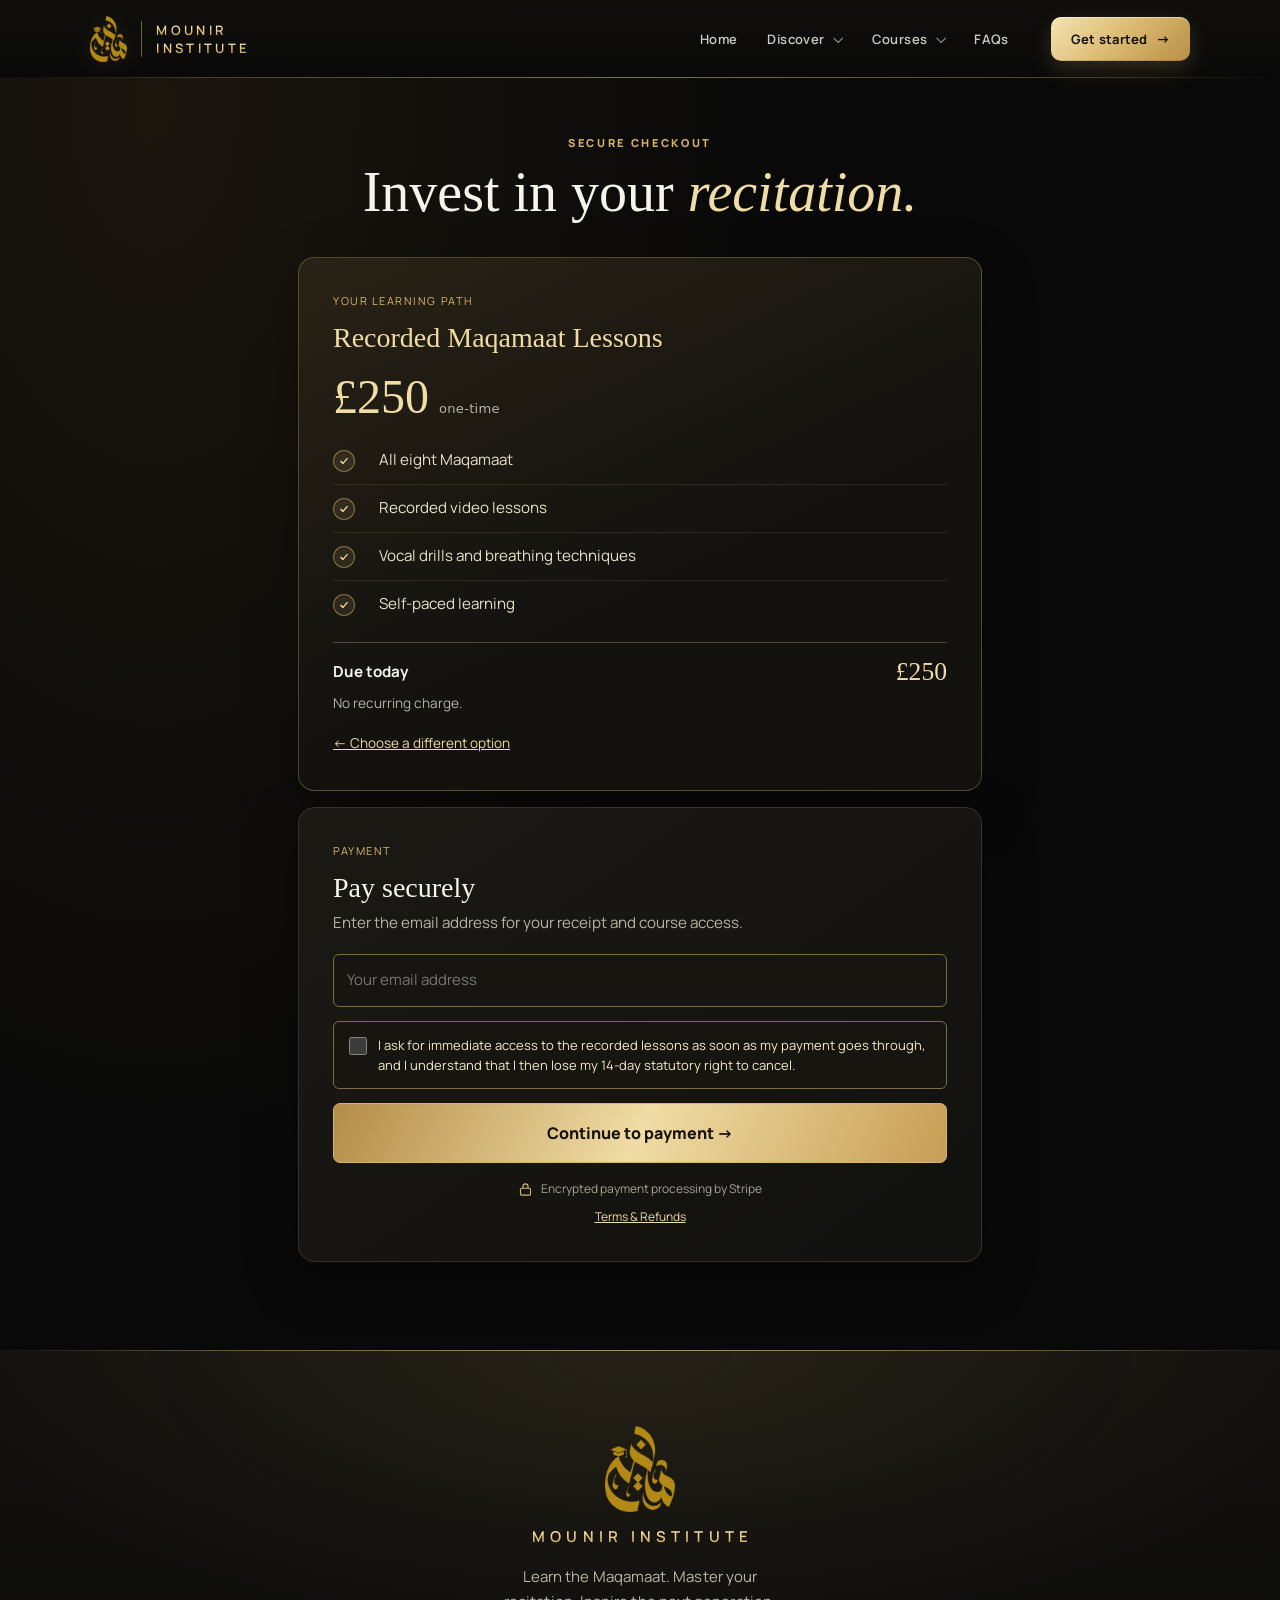
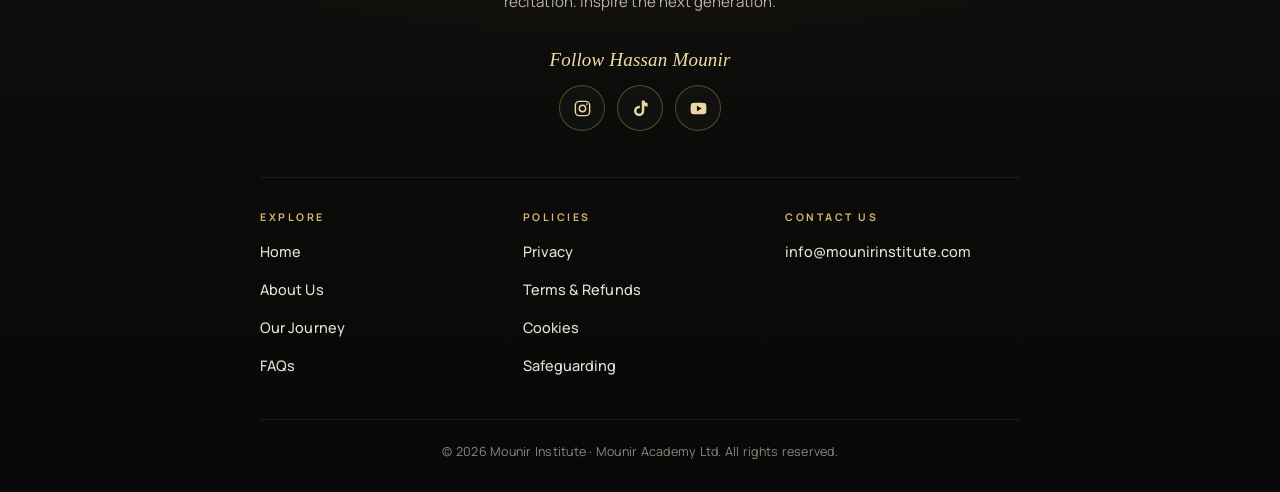
<file: checkout.html>
<!doctype html>
<html lang="en">
<head>
<meta charset="utf-8">
<meta name="viewport" content="width=device-width,initial-scale=1">
<link rel="preconnect" href="https://fonts.googleapis.com">
<link rel="preconnect" href="https://fonts.gstatic.com" crossorigin>
<link rel="stylesheet" href="https://fonts.googleapis.com/css2?family=Manrope:wght@400;500;600;700;800&display=swap">
<link rel="stylesheet" href="/assets/site.css?v=20261101j">
<script src="/assets/site.js?v=20261101a" defer></script>
<meta name="theme-color" content="#090909">
<meta name="description" content="Secure Mounir Institute checkout for Qur'an Maqamaat learning.">
<title>Secure Checkout | Mounir Institute</title>



<style>
:root{color-scheme:dark;--bg:#090909;--panel:#141310;--gold:#d7b56d;--light:#f0dca5;--muted:#b7b2a5;--line:#383126;--ink:#f7f4ec}
*{box-sizing:border-box}html{scroll-behavior:smooth}body{margin:0;background:radial-gradient(ellipse at 12% 5%,#40301955,transparent 38%),var(--bg);color:var(--ink);font:15px/1.65 Inter,ui-sans-serif,system-ui,-apple-system,BlinkMacSystemFont,"Segoe UI",sans-serif}a{color:inherit}button,input{font:inherit}header{max-width:1120px;margin:auto;padding:17px 24px;display:flex;align-items:center;justify-content:space-between;gap:16px;border-bottom:1px solid #342d20}.brand{display:flex;align-items:center;gap:12px;text-decoration:none;letter-spacing:.12em;font-weight:800;font-size:14px}.brand-mark{height:38px;width:38px;border:1px solid var(--gold);border-radius:50%;display:grid;place-items:center;color:var(--light);font:19px Georgia,serif;box-shadow:inset 0 0 0 3px #090909,inset 0 0 0 4px #65512e}.brand span{color:var(--gold)}.back{color:var(--muted);text-decoration:none;font-size:13px}.back:hover{color:var(--gold)}main{max-width:1120px;margin:43px auto 80px;padding:0 24px}.eyebrow{font-size:11px;text-transform:uppercase;letter-spacing:.24em;color:var(--gold);font-weight:800}h1,h2,h3{font-family:Georgia,"Times New Roman",serif;font-weight:400}h1{font-size:clamp(36px,5vw,58px);line-height:1.12;margin:10px 0 12px}h2{font-size:27px;margin:0 0 14px}.intro{max-width:680px;color:var(--muted);margin:0 0 30px}.layout{display:grid;grid-template-columns:minmax(0,1fr);gap:20px;align-items:start}.checkout-layout>.summary{grid-column:1/-1}.checkout-layout>section.panel{grid-column:1/-1}.panel{min-width:0;border:1px solid var(--line);border-radius:13px;padding:clamp(20px,3vw,34px);background:linear-gradient(145deg,#1b1914,#11110f);box-shadow:0 18px 55px #0004}.summary{background:linear-gradient(155deg,#292216,#13120f 58%)}.number{color:var(--gold);font-size:11px;letter-spacing:.14em;text-transform:uppercase}.field{margin:15px 0}.field label{display:block;margin-bottom:7px;font-size:13px;color:#e7ddc9}.field input{width:100%;padding:13px 14px;border-radius:7px;border:1px solid #4a4131;background:#0d0d0c;color:#fff;outline:none}.field input:focus{border-color:var(--gold);box-shadow:0 0 0 2px #d7b56d25}.note{color:var(--muted);font-size:13px}.cta{display:flex;width:100%;align-items:center;justify-content:center;text-align:center;text-decoration:none;border:1px solid var(--gold);border-radius:7px;padding:14px 18px;background:linear-gradient(115deg,#b48c47,#f0dca5,#c79d54);color:#17120b;font-weight:800;margin-top:18px;cursor:pointer}.cta:hover{filter:brightness(1.08)}.cta:disabled{opacity:.55;cursor:wait}.fine{font-size:12px;color:#a9a293;text-align:center}.plan-title{font:normal 29px Georgia,serif;color:var(--light);margin:13px 0}.price{font:normal 44px Georgia,serif;margin:8px 0 4px;color:var(--light)}.price small{font:14px Inter,system-ui;color:var(--muted)}ul{list-style:none;padding:0;margin:20px 0}li{padding:9px 0;border-bottom:1px solid #ffffff14;color:#e0d7c5}li:before{content:"✓";color:var(--gold);margin-right:12px}.total{display:flex;justify-content:space-between;gap:12px;border-top:1px solid #6c5838;padding-top:18px;margin-top:23px;font-weight:700}.total strong{color:var(--light);font-size:20px}.pill{display:inline-block;border:1px solid #7d6640;border-radius:30px;padding:5px 11px;color:var(--gold);font-size:10px;letter-spacing:.09em;margin-top:10px}.divider{height:1px;background:#383126;margin:25px 0}.status{display:none;border:1px solid #7d6640;border-radius:8px;background:#d7b56d0b;padding:13px 15px;color:var(--light);margin:14px 0}.status.show{display:block}#embedded-checkout{margin-top:16px;min-height:40px}#payment-step[hidden]{display:none!important}.secure-note{display:flex;align-items:center;justify-content:center;gap:8px;color:#a9a293;font-size:12px;margin-top:16px}.secure-note svg{width:15px;height:15px;stroke:var(--gold)}.small-link{display:inline-block;color:var(--light);font-size:13px;margin-top:14px}.fine a{color:var(--light)}@media(max-width:780px){main{margin:30px auto 55px}.layout{grid-template-columns:1fr}.summary{grid-row:1}header{padding:13px 16px}.brand{font-size:12px}.brand-mark{height:33px;width:33px}.back{font-size:12px}main{padding:0 16px}.intro{margin-bottom:22px}}
</style>
<script src="https://js.stripe.com/v3/"></script>

<style id="mobile-checkout-polish">
html{scroll-padding-top:16px;-webkit-text-size-adjust:100%;text-size-adjust:100%}
body{overflow-x:clip}
:where(main,header,.layout,.panel,.summary){min-width:0}
:where(h1,h2,h3,p,li,.note,.plan-title){overflow-wrap:anywhere}
input,button,a{touch-action:manipulation;-webkit-tap-highlight-color:transparent}
:where(a,button,input):focus-visible{outline:2px solid var(--light);outline-offset:3px}
@media(max-width:780px){
 header{padding:12px 16px;gap:12px}
 .brand{gap:8px;letter-spacing:.06em;line-height:1.35;max-width:62%;font-size:11px}
 .brand-mark{flex:0 0 32px;height:32px;width:32px}
 .back{max-width:38%;line-height:1.4;text-align:right}
 main{margin:27px auto 48px;padding:0 16px}
 h1{font-size:clamp(2.25rem,9vw,3.2rem);line-height:1.08;text-wrap:balance}
 .intro{line-height:1.7;margin-bottom:22px}
 .layout{grid-template-columns:minmax(0,1fr);gap:14px}
 .summary{grid-row:auto}
 .panel{padding:clamp(18px,5vw,24px);border-radius:12px}
 .plan-title{font-size:clamp(1.45rem,6vw,1.8rem);line-height:1.2}
 .price{font-size:2.3rem}
 .field input{min-height:48px;font-size:16px}
 .cta{min-height:48px;padding:14px 16px;line-height:1.35;white-space:normal}
 .total{align-items:center;flex-wrap:wrap}
 #embedded-checkout{min-width:0;max-width:100%;overflow:hidden}
 #embedded-checkout iframe{max-width:100%!important}
}
@media(max-width:390px){
 header{padding:11px 13px}
 .brand{font-size:10px;max-width:60%}
 .back{font-size:11px}
 main{padding:0 13px}
 .panel{padding:18px 15px}
 .eyebrow{letter-spacing:.16em;line-height:1.6}
 .price{font-size:2.05rem}
}
</style>
<style>.checkout-brand-logo{display:block;width:105px;height:70px;object-fit:contain;object-position:left center}.brand{line-height:1}@media(max-width:520px){.checkout-brand-logo{width:80px;height:55px}}</style>
<style id="transparent-logo-presentation">
/* Let the black in the existing logo asset disappear into the midnight page. */
img[src*="mounir-institute-logo.webp"],.checkout-brand-logo,.assessment-brand-logo{mix-blend-mode:screen!important;background:transparent!important}
</style>
<style id="site-top-navigation">
.site-topbar{position:relative;z-index:100;background:#0b0a08;border-bottom:1px solid #57452966}.topbar-inner{max-width:1160px;margin:auto;min-height:77px;padding:7px 22px;display:flex;align-items:center;gap:24px}.topbar-logo{display:flex;align-items:center;flex:none}.topbar-logo img{display:block;width:106px;height:62px;object-fit:contain;mix-blend-mode:screen}.topbar-links{display:flex;align-items:center;justify-content:center;gap:clamp(12px,2vw,28px);margin-left:auto}.topbar-links>a,.topbar-dropdown>summary{font-size:13px;font-weight:600;letter-spacing:.015em;text-decoration:none;color:#e6dfcf;cursor:pointer;white-space:nowrap}.topbar-links>a:hover,.topbar-dropdown>summary:hover{color:var(--gold2)}.topbar-dropdown{position:relative}.topbar-dropdown>summary{list-style:none;padding:13px 0}.topbar-dropdown>summary::-webkit-details-marker{display:none}.topbar-dropdown>summary span{color:var(--gold);margin-left:4px}.topbar-menu{position:absolute;top:100%;left:-16px;min-width:190px;padding:8px;background:#17140e;border:1px solid #5a492c;border-radius:8px;box-shadow:0 18px 35px #000a;display:flex;flex-direction:column}.topbar-menu a{display:block;padding:10px 12px;text-decoration:none;font-size:13px;color:#e6dfcf;border-radius:5px}.topbar-menu a:hover{background:#302616;color:var(--gold2)}.topbar-cta{display:inline-flex;align-items:center;gap:8px;text-decoration:none;background:var(--gold);color:#100e08!important;font-weight:750;font-size:12px;padding:10px 15px;border-radius:5px;white-space:nowrap}.topbar-cta:hover{background:var(--gold2)}html{scroll-padding-top:20px}@media(max-width:760px){.topbar-inner{padding:7px 12px;gap:10px;min-height:65px;flex-wrap:wrap}.topbar-logo img{width:78px;height:49px}.topbar-links{order:3;width:100%;justify-content:space-around;gap:8px;margin:0;padding:0 0 5px}.topbar-links>a,.topbar-dropdown>summary{font-size:11px}.topbar-cta{margin-left:auto;padding:8px 10px;font-size:11px}.topbar-menu{left:50%;transform:translateX(-50%);min-width:160px}.topbar-dropdown:last-of-type .topbar-menu{left:auto;right:-30px;transform:none}}@media(prefers-reduced-motion:reduce){.site-topbar *{scroll-behavior:auto}}
</style>
<style id="larger-branded-header">.topbar-inner{max-width:1250px;min-height:108px;padding:12px 26px;gap:25px}.topbar-logo{gap:12px;text-decoration:none}.topbar-logo img{width:112px;height:82px}.topbar-brand-name{font-family:Georgia,'Times New Roman',serif;color:var(--gold2);font-size:clamp(19px,2vw,25px);letter-spacing:.025em;white-space:nowrap}.topbar-links{gap:clamp(12px,1.8vw,26px)}@media(max-width:760px){.topbar-inner{min-height:85px;padding:9px 13px;gap:8px}.topbar-logo{gap:6px}.topbar-logo img{width:69px;height:60px}.topbar-brand-name{font-size:16px}.topbar-links{gap:7px}}</style>
<style id="header-logo-size-refinement">.topbar-logo img{width:150px;height:105px}.topbar-brand-name{font-size:17px;letter-spacing:.015em}.topbar-inner{min-height:124px}@media(max-width:760px){.topbar-logo img{width:95px;height:75px}.topbar-brand-name{font-size:13px}.topbar-inner{min-height:94px}}</style>
<style id="header-logo-type-refinement-2">.topbar-logo img{width:185px;height:125px}.topbar-brand-name{font-family:Inter,ui-sans-serif,system-ui,sans-serif;font-size:20px;font-weight:600;letter-spacing:.065em;text-transform:uppercase;color:var(--gold2)}.topbar-inner{min-height:140px}@media(max-width:760px){.topbar-logo img{width:112px;height:88px}.topbar-brand-name{font-size:14px;letter-spacing:.035em}.topbar-inner{min-height:105px}}</style>
<style id="header-brand-tight-refinement">.topbar-logo{gap:0!important}.topbar-logo img{width:170px;height:120px;object-fit:contain;object-position:center}.topbar-brand-name{font-family:Georgia,"Times New Roman",serif!important;font-size:21px!important;font-weight:400!important;letter-spacing:.005em!important;text-transform:none!important;color:var(--gold2)!important;margin-left:-17px}@media(max-width:760px){.topbar-logo img{width:104px;height:85px}.topbar-brand-name{font-size:15px!important;margin-left:-11px}}</style>
<style id="header-elegant-brand-final">.topbar-logo{gap:0!important}.topbar-logo img{width:195px!important;height:135px!important;object-fit:contain!important}.topbar-brand-name{font-family:Georgia,"Times New Roman",serif!important;font-size:clamp(19px,1.8vw,23px)!important;font-weight:400!important;font-style:normal!important;letter-spacing:.025em!important;text-transform:none!important;color:#e7ce92!important;margin-left:-23px!important;white-space:nowrap}.topbar-inner{min-height:148px!important}@media(max-width:760px){.topbar-logo img{width:119px!important;height:96px!important}.topbar-brand-name{font-size:15px!important;letter-spacing:.005em!important;margin-left:-15px!important}.topbar-inner{min-height:111px!important}}</style>
<style id="polished-header-dropdown-motion">
/* Tighter wordmark and a smoother, more deliberate dropdown reveal. */
.site-topbar .topbar-inner{min-height:94px!important;gap:14px!important;padding-top:5px!important;padding-bottom:5px!important}
.site-topbar .topbar-logo{gap:0!important;align-items:center!important}
.site-topbar .topbar-logo img{width:145px!important;height:88px!important;object-fit:contain!important}
.site-topbar .topbar-brand-name{margin-left:-20px!important;padding-left:13px!important;min-height:48px!important;gap:2px!important;font-size:21px!important;line-height:1.02!important}
.site-topbar .topbar-brand-name span:last-child{font-size:.66em!important}
.site-topbar .topbar-dropdown>summary{display:flex;align-items:center;gap:5px;transition:color .2s ease}
.site-topbar .topbar-dropdown>summary span{display:inline-block;transition:transform .28s cubic-bezier(.2,.7,.2,1);font-size:15px}
.site-topbar .topbar-dropdown[open]>summary span{transform:rotate(180deg)}
.site-topbar .topbar-menu{top:calc(100% + 9px);opacity:0;visibility:hidden;pointer-events:none;transform:translateY(-8px) scale(.97);transform-origin:top center;transition:opacity .22s ease,transform .28s cubic-bezier(.2,.7,.2,1),visibility .22s;box-shadow:0 18px 40px #000b,0 0 0 1px #d7b56d0a;min-width:215px;padding:8px;background:linear-gradient(145deg,#201a10,#100f0c);z-index:120}
.site-topbar .topbar-dropdown[open]>.topbar-menu{opacity:1;visibility:visible;pointer-events:auto;transform:translateY(0) scale(1)}
.site-topbar .topbar-menu a{position:relative;overflow:hidden;padding:11px 12px;transition:background .2s ease,color .2s ease,padding-left .2s ease}
.site-topbar .topbar-menu a:before{content:"";position:absolute;left:0;top:20%;height:60%;width:2px;background:var(--gold2);transform:scaleY(0);transition:transform .2s ease}
.site-topbar .topbar-menu a:hover{padding-left:17px;background:linear-gradient(90deg,#3a2b16,#282014);color:var(--gold2)}
.site-topbar .topbar-menu a:hover:before{transform:scaleY(1)}
@media(max-width:760px){
 .site-topbar .topbar-inner{min-height:76px!important;gap:7px!important;padding:5px 12px!important}
 .site-topbar .topbar-logo img{width:88px!important;height:66px!important}
 .site-topbar .topbar-brand-name{font-size:16px!important;margin-left:-12px!important;padding-left:9px!important;min-height:39px!important}
 .site-topbar .topbar-menu{top:calc(100% + 5px);min-width:185px}
}
@media(prefers-reduced-motion:reduce){
 .site-topbar .topbar-menu,.site-topbar .topbar-menu a,.site-topbar .topbar-dropdown>summary span{transition:none!important}
}
</style>
<style id="logo-with-inline-wordmark">
/* Use a square image box for the circular seal, then place the wordmark beside it. */
.site-topbar .topbar-logo{display:flex!important;align-items:center!important;gap:10px!important;flex:none!important;min-width:0!important}
.site-topbar .topbar-logo img{display:block!important;width:112px!important;height:112px!important;max-width:none!important;max-height:none!important;object-fit:contain!important;flex:0 0 112px!important}
.site-topbar .topbar-brand-name{display:block!important;white-space:nowrap!important;flex:none!important;flex-direction:row!important;border:0!important;border-left:1px solid rgba(215,181,109,.65)!important;padding:0 0 0 14px!important;margin:0!important;min-height:0!important;gap:0!important;font-family:Georgia,"Times New Roman",serif!important;font-size:21px!important;font-weight:400!important;line-height:1.1!important;letter-spacing:.025em!important;color:#ead8ae!important}
.site-topbar .topbar-brand-name span{display:inline!important;font:inherit!important;letter-spacing:inherit!important;text-transform:none!important;color:inherit!important}
.site-topbar .topbar-brand-name span+span:before{content:" ";white-space:pre}
.site-topbar .topbar-inner{min-height:96px!important;gap:16px!important}
@media(max-width:760px){
 .site-topbar .topbar-inner{min-height:74px!important;gap:7px!important}
 .site-topbar .topbar-logo{gap:5px!important}
 .site-topbar .topbar-logo img{width:70px!important;height:70px!important;flex-basis:70px!important}
 .site-topbar .topbar-brand-name{font-size:15px!important;padding-left:8px!important;letter-spacing:0!important}
}
@media(max-width:390px){
 .site-topbar .topbar-logo img{width:60px!important;height:60px!important;flex-basis:60px!important}
 .site-topbar .topbar-brand-name{font-size:13px!important;padding-left:7px!important}
}
</style>
<style id="vibe-polish-dropdown-and-card-glow">
/* Vibe-coded polish: soft gold light, layered gradients and fluid dropdown motion. */
.site-topbar .topbar-dropdown{isolation:isolate}
.site-topbar .topbar-dropdown>summary{
  position:relative;padding:12px 13px;border-radius:9px;
  transition:color .22s ease,background .28s ease,box-shadow .28s ease;
}
.site-topbar .topbar-dropdown>summary:hover,
.site-topbar .topbar-dropdown[open]>summary{
  color:#f5dfaa!important;
  background:linear-gradient(120deg,rgba(215,181,109,.13),rgba(215,181,109,.035) 72%,transparent);
  box-shadow:inset 0 0 0 1px rgba(215,181,109,.2),0 0 18px rgba(215,181,109,.07);
}
.site-topbar .topbar-dropdown>summary span{
  color:#d7b56d!important;transform-origin:50% 48%;
}
.site-topbar .topbar-dropdown[open]>summary span{transform:rotate(180deg)}
.site-topbar .topbar-menu{
  overflow:hidden;border:1px solid rgba(215,181,109,.38)!important;
  border-radius:13px!important;
  background:radial-gradient(ellipse at 0% 0%,rgba(215,181,109,.15),transparent 54%),linear-gradient(145deg,rgba(31,26,17,.98),rgba(10,10,9,.99))!important;
  box-shadow:0 22px 48px rgba(0,0,0,.58),0 0 24px rgba(215,181,109,.09),inset 0 1px rgba(255,255,255,.035)!important;
  backdrop-filter:blur(16px);-webkit-backdrop-filter:blur(16px);
  transform:translateY(-10px) scale(.965)!important;
  transform-origin:top center;
  transition:opacity .2s ease,visibility .2s ease,transform .32s cubic-bezier(.16,1,.3,1)!important;
}
.site-topbar .topbar-dropdown[open]>.topbar-menu{transform:translateY(0) scale(1)!important}
.site-topbar .topbar-menu:before{
  content:"";position:absolute;inset:0 0 auto;height:1px;
  background:linear-gradient(90deg,transparent,rgba(245,220,165,.75),transparent);
  pointer-events:none;
}
.site-topbar .topbar-menu a{
  position:relative;isolation:isolate;margin:2px 0;border:1px solid transparent;
  border-radius:8px!important;transition:color .2s ease,transform .24s cubic-bezier(.2,.8,.2,1),background .24s ease,border-color .24s ease,padding-left .24s ease!important;
}
.site-topbar .topbar-menu a:hover{
  transform:translateX(3px);border-color:rgba(215,181,109,.16);
  background:linear-gradient(105deg,rgba(215,181,109,.18),rgba(215,181,109,.045) 75%,transparent)!important;
  box-shadow:inset 0 0 14px rgba(215,181,109,.045),0 0 12px rgba(215,181,109,.04);
}
.site-topbar .topbar-menu a:after{
  content:"";position:absolute;left:12px;right:12px;bottom:4px;height:1px;
  background:linear-gradient(90deg,rgba(215,181,109,.4),transparent);
  transform:scaleX(0);transform-origin:left;transition:transform .25s ease;pointer-events:none;
}
.site-topbar .topbar-menu a:hover:after{transform:scaleX(1)}
/* Gentle premium glow on content cards without overpowering the dark theme. */
.method-card,.programme-card,.testimonial-card,.pricing-card,.journey-card,.path-card,.course-card{
  position:relative;isolation:isolate;
  background-image:linear-gradient(145deg,rgba(215,181,109,.055),rgba(215,181,109,0) 44%)!important;
  border-color:rgba(215,181,109,.18)!important;
  box-shadow:inset 0 1px rgba(255,255,255,.025),0 10px 30px rgba(0,0,0,.16);
  transition:transform .28s cubic-bezier(.2,.8,.2,1),border-color .28s ease,box-shadow .28s ease,background-color .28s ease;
}
.method-card:hover,.programme-card:hover,.testimonial-card:hover,.pricing-card:hover,.journey-card:hover,.path-card:hover,.course-card:hover{
  transform:translateY(-3px);
  border-color:rgba(215,181,109,.4)!important;
  box-shadow:inset 0 1px rgba(255,255,255,.045),0 14px 34px rgba(0,0,0,.24),0 0 22px rgba(215,181,109,.055);
}
@media(max-width:760px){
 .site-topbar .topbar-menu{border-radius:11px!important}
 .site-topbar .topbar-menu a{padding:12px!important}
}
@media(prefers-reduced-motion:reduce){
 .site-topbar .topbar-menu,.site-topbar .topbar-menu a,.site-topbar .topbar-dropdown>summary,.method-card,.programme-card,.testimonial-card,.pricing-card,.journey-card,.path-card,.course-card{transition:none!important}
 .method-card:hover,.programme-card:hover,.testimonial-card:hover,.pricing-card:hover,.journey-card:hover,.path-card:hover,.course-card:hover{transform:none}
}
</style><style id="unified-brand-header">.site-topbar .topbar-logo{display:inline-flex!important;align-items:center!important;gap:0!important;text-decoration:none!important;flex-shrink:0}.site-topbar .topbar-logo img{width:104px!important;height:100px!important;object-fit:contain!important;mix-blend-mode:normal!important;margin:0!important}.site-topbar .topbar-brand-name{display:flex!important;flex-direction:column!important;justify-content:center!important;border-left:1px solid #d7b56d!important;padding-left:16px!important;margin-left:9px!important;font-family:Georgia,serif!important;font-size:22px!important;line-height:1.12!important;letter-spacing:.025em!important;text-transform:none!important;color:#e7ce92!important;font-weight:400!important}.site-topbar .topbar-inner{gap:16px!important}@media(max-width:760px){.site-topbar .topbar-logo img{width:65px!important;height:69px!important}.site-topbar .topbar-brand-name{font-size:15px!important;padding-left:9px!important;margin-left:5px!important}.site-topbar .topbar-inner{gap:8px!important}}</style><style id="header-logo-final-layout">.site-topbar .topbar-logo{display:inline-flex!important;align-items:center!important;flex-direction:row!important;gap:0!important}.site-topbar .topbar-logo img{width:112px!important;height:108px!important;object-fit:contain!important;mix-blend-mode:normal!important}.site-topbar .topbar-brand-name{display:flex!important;flex-direction:row!important;align-items:center!important;gap:.25em!important;white-space:nowrap!important;border-left:2px solid #d7b56d!important;min-height:76px!important;padding-left:20px!important;margin-left:13px!important;font-family:Georgia,serif!important;font-size:clamp(18px,1.8vw,23px)!important;line-height:1!important;letter-spacing:.01em!important;text-transform:none!important;color:#e7ce92!important;font-weight:400!important}@media(max-width:760px){.site-topbar .topbar-logo img{width:65px!important;height:68px!important}.site-topbar .topbar-brand-name{min-height:53px!important;padding-left:10px!important;margin-left:7px!important;font-size:clamp(13px,3.5vw,17px)!important}.site-topbar .topbar-inner{gap:7px!important}}</style><style id="elegant-compact-header">.site-topbar{background:#0d0c0a!important;border-bottom:1px solid rgba(215,181,109,.16)!important}.site-topbar .topbar-inner{max-width:1180px!important;min-height:78px!important;padding:7px 22px!important;gap:18px!important;flex-wrap:nowrap!important}.site-topbar .topbar-logo{gap:0!important;min-width:0!important}.site-topbar .topbar-logo img{width:76px!important;height:64px!important;object-fit:contain!important;flex:none!important}.site-topbar .topbar-brand-name{display:flex!important;flex-direction:row!important;align-items:center!important;gap:.23em!important;margin-left:5px!important;padding-left:13px!important;min-height:39px!important;border-left:1px solid rgba(215,181,109,.65)!important;white-space:nowrap!important;font-family:Georgia,'Times New Roman',serif!important;font-size:19px!important;letter-spacing:0!important;line-height:1.1!important}.site-topbar .topbar-links{gap:clamp(12px,1.6vw,22px)!important;margin-left:auto!important}.site-topbar .topbar-cta{padding:10px 13px!important;font-size:12px!important}@media(max-width:760px){.site-topbar .topbar-inner{min-height:0!important;padding:7px 12px 8px!important;gap:6px 9px!important;flex-wrap:wrap!important}.site-topbar .topbar-logo img{width:59px!important;height:53px!important}.site-topbar .topbar-brand-name{font-size:15px!important;min-height:31px!important;padding-left:9px!important;margin-left:3px!important}.site-topbar .topbar-links{order:3!important;width:100%!important;margin:0!important;padding:3px 0 0!important;justify-content:space-around!important;gap:7px!important}.site-topbar .topbar-cta{margin-left:auto!important;padding:8px 10px!important;font-size:11px!important}.site-topbar .topbar-menu{z-index:1100!important}}@media(max-width:360px){.site-topbar .topbar-logo img{width:49px!important;height:48px!important}.site-topbar .topbar-brand-name{font-size:13px!important;padding-left:7px!important}.site-topbar .topbar-cta{font-size:10px!important;padding:7px!important}}</style><style id="canonical-header-consistency">
/* One canonical header style across every section/page, matching the landing-page header. */
.site-topbar{
  font-family:var(--font-ui,Inter,ui-sans-serif,system-ui,-apple-system,BlinkMacSystemFont,"Segoe UI",sans-serif)!important;
  background:radial-gradient(ellipse at 18% 0%,rgba(215,181,109,.24) 0%,rgba(174,132,63,.12) 30%,transparent 66%),linear-gradient(112deg,#292116 0%,#1d1912 30%,#100f0c 68%,#080807 100%)!important;border-bottom:1px solid rgba(215,181,109,.38)!important;box-shadow:0 12px 34px rgba(0,0,0,.22)!important;
}
.site-topbar .topbar-inner{
  width:100%!important;max-width:1160px!important;min-height:78px!important;
  margin:0 auto!important;padding:5px 22px!important;
  display:flex!important;align-items:center!important;gap:clamp(12px,2vw,24px)!important;
}
.site-topbar .topbar-logo{
  display:flex!important;align-items:center!important;gap:12px!important;
  flex:none!important;min-width:0!important;text-decoration:none!important;
}
.site-topbar .topbar-logo img{
  display:block!important;width:76px!important;height:68px!important;
  min-width:76px!important;max-width:76px!important;max-height:68px!important;
  flex:0 0 76px!important;object-fit:contain!important;object-position:center!important;
  margin:0!important;mix-blend-mode:normal!important;
}
.site-topbar .topbar-brand-name{
  display:flex!important;flex-direction:column!important;align-items:flex-start!important;
  justify-content:center!important;gap:2px!important;
  height:auto!important;min-height:0!important;width:auto!important;min-width:0!important;
  margin:0!important;padding:0 0 0 12px!important;
  border:0!important;border-left:1px solid rgba(215,181,109,.6)!important;
  color:#e8d3a0!important;font-family:var(--font-ui,Inter,ui-sans-serif,system-ui,sans-serif)!important;
  font-size:17px!important;font-weight:750!important;letter-spacing:-.045em!important;
  line-height:1.1!important;text-align:left!important;text-transform:none!important;white-space:nowrap!important;
}
.site-topbar .topbar-brand-name span{
  display:block!important;width:auto!important;font:inherit!important;
  font-size:inherit!important;font-weight:inherit!important;letter-spacing:inherit!important;
  line-height:inherit!important;text-align:left!important;text-transform:none!important;color:inherit!important;
}
.site-topbar .topbar-brand-name span+span:before{content:none!important}
.site-topbar .topbar-links{
  display:flex!important;align-items:center!important;justify-content:center!important;
  gap:clamp(10px,1.6vw,22px)!important;margin-left:auto!important;
}
.site-topbar .topbar-links>a,
.site-topbar .topbar-dropdown>summary{
  font-family:var(--font-ui,Inter,ui-sans-serif,system-ui,sans-serif)!important;
  font-size:12px!important;font-weight:700!important;letter-spacing:-.01em!important;
  line-height:1.35!important;color:#e9e0ce!important;text-decoration:none!important;
}
.site-topbar .topbar-cta{
  font-family:var(--font-ui,Inter,ui-sans-serif,system-ui,sans-serif)!important;
  font-size:12px!important;font-weight:800!important;border-radius:6px!important;padding:11px 15px!important;
}
.site-topbar .topbar-menu{font-family:var(--font-ui,Inter,ui-sans-serif,system-ui,sans-serif)!important;border-radius:10px!important}
.site-topbar .topbar-menu a{font-family:inherit!important;font-size:12px!important;font-weight:600!important}
@media(max-width:760px){
 .site-topbar .topbar-inner{min-height:65px!important;padding:6px 12px!important;gap:8px!important}
 .site-topbar .topbar-logo{gap:8px!important}
 .site-topbar .topbar-logo img{width:55px!important;height:55px!important;min-width:55px!important;max-width:55px!important;max-height:55px!important;flex-basis:55px!important}
 .site-topbar .topbar-brand-name{font-size:13px!important;letter-spacing:-.035em!important;padding-left:8px!important;gap:1px!important}
 .site-topbar .topbar-links{gap:6px!important}
 .site-topbar .topbar-links>a,.site-topbar .topbar-dropdown>summary{font-size:10px!important;font-weight:700!important}
 .site-topbar .topbar-cta{font-size:10px!important;padding:7px 9px!important}
}
@media(max-width:390px){
 .site-topbar .topbar-inner{padding-left:9px!important;padding-right:9px!important;gap:6px!important}
 .site-topbar .topbar-logo img{width:48px!important;height:48px!important;min-width:48px!important;max-width:48px!important;max-height:48px!important;flex-basis:48px!important}
 .site-topbar .topbar-brand-name{font-size:11px!important;padding-left:6px!important}
 .site-topbar .topbar-links{gap:5px!important}
 .site-topbar .topbar-links>a,.site-topbar .topbar-dropdown>summary{font-size:9px!important}
}
</style>
<style id="exact-homepage-header-brand-2026">
/* Shared homepage wordmark: original gold emblem, slim divider, Mounir / INSTITUTE. */
.site-topbar .topbar-logo{display:flex!important;align-items:center!important;gap:1px!important;text-decoration:none!important}
.site-topbar .topbar-logo img{display:block!important;width:70px!important;height:64px!important;min-width:70px!important;max-width:70px!important;max-height:64px!important;flex:0 0 70px!important;object-fit:contain!important;mix-blend-mode:normal!important;margin:0!important}
.site-topbar .topbar-brand-name{display:flex!important;flex-direction:column!important;align-items:flex-start!important;justify-content:center!important;gap:2px!important;height:auto!important;min-height:51px!important;margin:0!important;padding:0 0 0 12px!important;border:0!important;border-left:1px solid rgba(215,181,109,.65)!important;font-family:Georgia,'Times New Roman',serif!important;color:#e8d3a0!important;font-weight:400!important;letter-spacing:0!important;line-height:1.05!important;text-align:left!important;text-transform:none!important;white-space:nowrap!important}
.site-topbar .topbar-brand-name span{display:block!important;width:auto!important;font-family:Georgia,'Times New Roman',serif!important;color:#e8d3a0!important;text-align:left!important;white-space:nowrap!important;text-transform:none!important}
.site-topbar .topbar-brand-name span:first-child{font-size:23px!important;font-weight:400!important;letter-spacing:0!important;line-height:1.05!important}
.site-topbar .topbar-brand-name span:last-child{font-family:Inter,ui-sans-serif,system-ui,sans-serif!important;font-size:13px!important;font-weight:400!important;letter-spacing:.15em!important;line-height:1.1!important;text-transform:uppercase!important}
.site-topbar .topbar-brand-name span+span:before{content:none!important}
@media(max-width:760px){.site-topbar .topbar-logo{gap:1px!important}.site-topbar .topbar-logo img{width:70px!important;height:64px!important;min-width:70px!important;max-width:70px!important;max-height:64px!important;flex-basis:70px!important}.site-topbar .topbar-brand-name{min-height:48px!important;padding-left:11px!important}.site-topbar .topbar-brand-name span:first-child{font-size:22px!important}.site-topbar .topbar-brand-name span:last-child{font-size:12px!important}}
@media(max-width:390px){.site-topbar .topbar-logo img{width:58px!important;height:56px!important;min-width:58px!important;max-width:58px!important;max-height:56px!important;flex-basis:58px!important}.site-topbar .topbar-brand-name{padding-left:8px!important}.site-topbar .topbar-brand-name span:first-child{font-size:19px!important}.site-topbar .topbar-brand-name span:last-child{font-size:10px!important}}
</style>
<link rel="icon" href="/assets/icons/favicon-v3.ico" sizes="48x48"><link rel="icon" type="image/png" sizes="192x192" href="/assets/icons/icon-192-v3.png"><link rel="apple-touch-icon" href="/assets/icons/apple-touch-icon-v3.png"><style id="mi-shared-brand-2026">.site-topbar .topbar-logo{display:flex!important;align-items:center!important;gap:12px!important;text-decoration:none!important}.site-topbar .topbar-logo img{display:block!important;width:76px!important;height:68px!important;min-width:76px!important;max-width:76px!important;max-height:68px!important;object-fit:contain!important;mix-blend-mode:normal!important;margin:0!important}.site-topbar .topbar-brand-name{display:flex!important;flex-direction:column!important;align-items:flex-start!important;justify-content:center!important;gap:0!important;margin:0!important;padding:0 0 0 12px!important;border:0!important;border-left:1px solid rgba(215,181,109,.6)!important;white-space:nowrap!important}.site-topbar .topbar-brand-name span{display:block!important;font-family:Inter,ui-sans-serif,system-ui,sans-serif!important;font-size:17px!important;font-weight:500!important;letter-spacing:.045em!important;line-height:1.13!important;text-transform:uppercase!important;color:#e9d7b1!important}.mi-footer .mi-footer-logo{display:block!important;width:clamp(105px,16vw,155px)!important;height:auto!important;max-height:155px!important;object-fit:contain!important;margin:0 auto 18px!important;mix-blend-mode:normal!important}.mi-footer .mi-footer-title{font-family:Inter,ui-sans-serif,system-ui,sans-serif!important;font-size:clamp(19px,3vw,25px)!important;font-weight:600!important;letter-spacing:.14em!important;color:#e8d3a0!important;text-align:center!important;margin:0 0 9px!important}@media(max-width:760px){.site-topbar .topbar-logo img{width:58px!important;height:56px!important;min-width:58px!important;max-width:58px!important;max-height:56px!important}.site-topbar .topbar-brand-name{padding-left:8px!important}.site-topbar .topbar-brand-name span{font-size:14px!important}}@media(max-width:390px){.site-topbar .topbar-logo img{width:48px!important;height:48px!important;min-width:48px!important;max-width:48px!important;max-height:48px!important}.site-topbar .topbar-brand-name{padding-left:6px!important}.site-topbar .topbar-brand-name span{font-size:12px!important}}</style><style id="dropdown-stability-final">.site-topbar,.site-topbar .topbar-inner,.site-topbar .topbar-links,.site-topbar .topbar-dropdown{overflow:visible!important}.site-topbar .topbar-dropdown{position:relative!important;isolation:auto!important}.site-topbar .topbar-dropdown>.topbar-menu{top:100%!important;z-index:9999!important;display:flex!important;opacity:0;visibility:hidden;pointer-events:none;transform:translateY(-7px)!important;transition:opacity .2s ease,transform .24s ease,visibility .2s!important}.site-topbar .topbar-dropdown[open]>.topbar-menu{opacity:1!important;visibility:visible!important;pointer-events:auto!important;transform:translateY(0)!important}.site-topbar .topbar-dropdown>summary{cursor:pointer;list-style:none}.site-topbar .topbar-dropdown>summary::-webkit-details-marker{display:none}.site-topbar .topbar-dropdown[open]>summary span{transform:rotate(180deg)}@media(max-width:760px){.site-topbar .topbar-dropdown>.topbar-menu{left:50%!important;right:auto!important;transform:translate(-50%,-7px)!important}.site-topbar .topbar-dropdown[open]>.topbar-menu{transform:translate(-50%,0)!important}.site-topbar .topbar-dropdown:last-of-type>.topbar-menu{left:auto!important;right:0!important;transform:translateY(-7px)!important}.site-topbar .topbar-dropdown:last-of-type[open]>.topbar-menu{transform:translateY(0)!important}}@media(prefers-reduced-motion:reduce){.site-topbar .topbar-dropdown>.topbar-menu{transition:none!important}}</style></head>
<body>
<header class="site-topbar" id="top"><div class="topbar-inner"><a class="topbar-logo" href="index.html#top" aria-label="Mounir Institute home"><img src="/assets/mounir-emblem.webp?v=20261031" alt="Mounir Institute" width="388" height="480" decoding="async"><span class="topbar-brand-name"><span>Mounir</span><span>Institute</span></span></a><nav class="topbar-links" aria-label="Main navigation"><a href="index.html#top">Home</a><details class="topbar-dropdown"><summary>Discover <span aria-hidden="true">⌄</span></summary><div class="topbar-menu"><a href="index.html#approach">Our approach</a><a href="index.html#teachers">Learning journey</a><a href="index.html#testimonials">Student stories</a></div></details><details class="topbar-dropdown"><summary>Courses <span aria-hidden="true">⌄</span></summary><div class="topbar-menu"><a href="index.html#programmes">Explore our programmes</a><a href="index.html#journey">Find your learning path</a><a href="assessment.html">Apply for Maqamaat Mastery</a></div></details><a href="index.html#faq">FAQs</a></nav><a class="topbar-cta" href="index.html#journey">Get started <span aria-hidden="true">→</span></a></div></header>
<main>
  <div class="eyebrow" id="checkout-eyebrow">Secure checkout</div>
  <h1 id="checkout-title">Invest in your <em style="color:var(--light)">recitation.</em></h1>
  <div class="layout checkout-layout">
    <aside class="panel summary">
      <div class="number" id="summary-label">Your learning path</div>
      <h2 class="plan-title" id="plan-name">Recorded Maqamaat Lessons</h2>
      <p class="note" id="plan-desc">Learn at your pace.</p>
      <div class="price" id="price">£250 <small>one-time</small></div>
      <ul id="features"></ul>
      <div class="total"><span id="total-label">Due today</span><strong id="total">£250</strong></div>
      <p class="note" id="renewal">One-time payment. No recurring charge.</p>
      <a class="small-link" href="index.html#programmes">← Choose a different option</a>
    </aside>
        <section class="panel payment-panel">
      <div class="number">Payment</div>
      <h2 id="payment-heading">Pay securely</h2>
      <p class="note" id="payment-copy">Your details are carried over from the questionnaire, so you only need to add your payment details.</p>
      <div id="status" class="status" role="status" aria-live="polite"></div>
      <div id="embedded-checkout"></div>
      <button class="cta" id="start-payment" type="button">Continue to payment →</button>
      <div class="secure-note"><svg viewBox="0 0 24 24" fill="none" stroke-width="1.8"><rect x="4" y="10" width="16" height="11" rx="2"/><path d="M8 10V7a4 4 0 0 1 8 0v3"/></svg>Encrypted payment processing by Stripe</div>
      <p class="fine" id="guarantee"><a href="terms.html">Terms &amp; Refunds</a></p>
    </section>
  </div>
</main>
<script>
(() => {
  const plans = {
    // Each plan states its points once: the summary card holds the key points, the payment card holds the payment.
    recorded: {name:"Recorded Maqamaat Lessons",desc:"",price:"£250",period:"one-time",features:["All eight Maqamaat","Recorded video lessons","Vocal drills and breathing techniques","Self-paced learning"],renewal:"No recurring charge."},
    monthly: {name:"Applied Maqamaat",desc:"",price:"£159",period:"per month",features:["All eight Maqamaat lessons","Two online lessons each week","Private student community","Daily quizzes and games"],renewal:"£159 today, then £159 monthly until cancelled."},
    founding_presale: {name:"Applied Maqamaat Place Reservation",desc:"A place on Applied Maqamaat, £159 a month from launch.",price:"£25",period:"one-time holding payment",features:["Enrolment closes when the places are filled.","If you are offered a place and start, the £25 comes off your first month.","Refunded in full if you are not offered a place or decide not to go ahead.","Not a subscription. No monthly charge starts until launch, and only with your separate authorisation."],renewal:""},
    mentoring: {name:"Maqamaat Mastery",desc:"",price:"£299",period:"per month",features:["Everything in Applied Maqamaat","4 private lessons a month with Hassan Mounir","Two live classes each week, each one recorded","Private community and daily activities"],renewal:"£299 today, then £299 monthly until cancelled."}
  };
  const key = new URLSearchParams(location.search).get("plan");
  const planKey = Object.prototype.hasOwnProperty.call(plans,key) ? key : "recorded";
  const plan = plans[planKey];
  const status = document.getElementById("status");
  const button = document.getElementById("start-payment");
  let checkoutMounted = false;
  let savedEmail = "";
  try { savedEmail = (sessionStorage.getItem("mounir_checkout_email") || localStorage.getItem("mounir_checkout_email") || "").trim(); } catch(e) {}
  if(planKey === "founding_presale") {
    document.getElementById("checkout-eyebrow").textContent = "Applied Maqamaat";
    document.getElementById("checkout-title").innerHTML = 'Reserve your <em style="color:var(--light)">place.</em>';
    document.getElementById("summary-label").textContent = "Your reservation";
    document.getElementById("payment-copy").textContent = "Your details are carried over from your application, so you only need to add your payment details.";
    button.textContent = "Reserve your place →";
  }
  if(planKey === "recorded") {
    document.getElementById("payment-copy").textContent = "Enter the email address for your receipt and course access.";
  }
  document.getElementById("plan-name").textContent = plan.name;
  document.getElementById("plan-desc").textContent = plan.desc;
  document.getElementById("price").innerHTML = plan.price + ' <small>' + plan.period + '</small>';
  document.getElementById("total").textContent = plan.price;
  document.getElementById("renewal").textContent = plan.renewal;
  document.getElementById("plan-desc").hidden = !plan.desc;
  document.getElementById("renewal").hidden = !plan.renewal;
  document.getElementById("features").replaceChildren(...plan.features.map(text => {const li=document.createElement("li");li.textContent=text;return li;}));
  if(planKey !== "recorded") document.getElementById("total-label").textContent = "Due today";
  function showStatus(message){status.textContent=message;status.classList.add("show");}
  // Digital content: the buyer must actively ask for immediate access and accept losing the 14-day cancellation right.
  const DIGITAL_CONSENT_TEXT = "I ask for immediate access to the recorded lessons as soon as my payment goes through, and I understand that I then lose my 14-day statutory right to cancel.";
  let consentBox = null;
  if(planKey==="recorded"){
    const emailField=document.createElement("input");emailField.type="email";emailField.id="direct-checkout-email";emailField.placeholder="Your email address";emailField.autocomplete="email";emailField.required=true;emailField.value=savedEmail;emailField.setAttribute("aria-label","Email address for your purchase");emailField.style.cssText="display:block;width:100%;padding:13px;margin:14px 0;background:#171510;border:1px solid #806b45;border-radius:6px;color:#f6e8cb;font:inherit";button.before(emailField);
    const consentLabel=document.createElement("label");consentLabel.id="digital-consent-label";consentLabel.style.cssText="display:flex;gap:11px;align-items:flex-start;margin:4px 0 14px;padding:13px 15px;background:#171510;border:1px solid #806b45;border-radius:6px;color:#f6e8cb;font-size:13px;line-height:1.55;cursor:pointer";
    consentBox=document.createElement("input");consentBox.type="checkbox";consentBox.id="digital-consent";consentBox.required=true;consentBox.style.cssText="flex:0 0 auto;width:18px;height:18px;margin:2px 0 0;accent-color:#d7b56d;cursor:pointer";
    const consentText=document.createElement("span");consentText.textContent=DIGITAL_CONSENT_TEXT;
    consentLabel.append(consentBox,consentText);button.before(consentLabel);
  }
  button.addEventListener("click", async () => {
    if(checkoutMounted) return;
    const email = planKey==="recorded" ? document.getElementById("direct-checkout-email").value.trim() : savedEmail;
    if(!email || !/^[^\s@]+@[^\s@]+\.[^\s@]+$/.test(email)){
      showStatus(planKey==="recorded"?"Please enter a valid email address to receive your purchase details.":"Your application details weren’t carried over. Please return to the questionnaire and continue from your results.");
      const link = document.createElement("a");
      link.href = "index.html#journey";
      link.className = "small-link";
      link.textContent = "Return to questionnaire →";
      status.appendChild(document.createElement("br"));
      status.appendChild(link);
      return;
    }
    if(planKey==="recorded" && !(consentBox && consentBox.checked)){
      showStatus("Please tick the box asking for immediate access to the recorded lessons. We need that request before we can give you access straight away.");
      if(consentBox) consentBox.focus();
      return;
    }
    button.disabled = true;
    button.textContent = planKey === "founding_presale" ? "Securing your reservation…" : "Preparing secure checkout…";
    status.classList.remove("show");
    let checkoutStage = "Contacting checkout service";
    try {
      if (typeof Stripe !== "function") throw new Error("Stripe.js did not load. Check your connection or browser content blockers.");
      let response;
      try {
        response = await fetch(new URL("/api/create-checkout-session", window.location.origin).href, {
          method:"POST",
          headers:{"Content-Type":"application/json"},
          body:JSON.stringify(planKey==="recorded" ? {plan:planKey,email,digital_consent:true} : {plan:planKey,email})
        });
      } catch (networkError) {
        throw new Error("We could not reach secure checkout. Please check your connection and try again.");
      }
      checkoutStage = "Reading checkout service response";
      let data;
      try {
        data = await response.json();
      } catch (parseError) {
        throw new Error("Secure checkout is briefly unavailable. Please try again in a moment, or email info@mounirinstitute.com.");
      }
      if(!response.ok) throw new Error(data.error || ("Checkout service returned HTTP " + response.status + "."));
      if(!data.clientSecret || !data.publishableKey) throw new Error("Stripe did not return the checkout configuration.");
      checkoutStage = "Checking the Stripe publishable key";
      if (!/^pk_(test|live)_[A-Za-z0-9]+$/.test(data.publishableKey.trim())) {
        throw new Error("Secure checkout is not set up correctly. Please email info@mounirinstitute.com and we will help you pay.");
      }
      checkoutStage = "Initialising Stripe embedded checkout";
      const stripe = Stripe(data.publishableKey.trim());
      checkoutStage = "Mounting the secure payment form";
      const checkout = await stripe.initEmbeddedCheckout({fetchClientSecret: async () => data.clientSecret});
      checkout.mount("#embedded-checkout");
      checkoutMounted = true;
      if(consentBox) consentBox.disabled = true;
      button.hidden = true;
      showStatus("Your payment form is ready below.");
    } catch (error) {
      console.error("Checkout failed at:", checkoutStage);
      showStatus(error.message || "Could not load secure checkout. Please try again.");
      button.disabled = false;
      button.textContent = planKey === "founding_presale" ? "Try reserving your place again →" : "Try again →";
    }
  });
})();
</script>
<style id="shared-homepage-header-exact-final">
/* Identical branding across every page: same asset, divider, typography and sizing. */
.site-topbar .topbar-logo{display:flex!important;align-items:center!important;gap:1px!important;text-decoration:none!important;flex:none!important}
.site-topbar .topbar-logo img{display:block!important;width:70px!important;height:64px!important;min-width:70px!important;max-width:70px!important;max-height:64px!important;flex:0 0 70px!important;object-fit:contain!important;object-position:center!important;margin:0!important;mix-blend-mode:normal!important}
.site-topbar .topbar-brand-name{display:flex!important;flex-direction:column!important;align-items:flex-start!important;justify-content:center!important;gap:2px!important;width:auto!important;height:auto!important;min-height:48px!important;margin:0!important;padding:0 0 0 11px!important;border:0!important;border-left:1px solid rgba(215,181,109,.65)!important;white-space:nowrap!important;text-align:left!important;text-transform:none!important;color:#e8d3a0!important}
.site-topbar .topbar-brand-name span{display:block!important;width:auto!important;text-align:left!important;white-space:nowrap!important;color:#e8d3a0!important}
.site-topbar .topbar-brand-name span:first-child{font-family:Georgia,'Times New Roman',serif!important;font-size:22px!important;font-weight:400!important;letter-spacing:0!important;line-height:1.05!important;text-transform:none!important}
.site-topbar .topbar-brand-name span:last-child{font-family:Inter,ui-sans-serif,system-ui,sans-serif!important;font-size:12px!important;font-weight:400!important;letter-spacing:.15em!important;line-height:1.1!important;text-transform:uppercase!important}
.site-topbar .topbar-brand-name span+span:before{content:none!important}
@media(max-width:390px){.site-topbar .topbar-logo img{width:58px!important;height:56px!important;min-width:58px!important;max-width:58px!important;max-height:56px!important;flex-basis:58px!important}.site-topbar .topbar-brand-name{padding-left:8px!important}.site-topbar .topbar-brand-name span:first-child{font-size:19px!important}.site-topbar .topbar-brand-name span:last-child{font-size:10px!important}}
</style>
<!-- Exact homepage header CSS copied verbatim, in original cascade order -->
<style id="site-top-navigation">
.site-topbar{position:relative;z-index:100;background:#0b0a08;border-bottom:1px solid #57452966}.topbar-inner{max-width:1160px;margin:auto;min-height:77px;padding:7px 22px;display:flex;align-items:center;gap:24px}.topbar-logo{display:flex;align-items:center;flex:none}.topbar-logo img{display:block;width:106px;height:62px;object-fit:contain;mix-blend-mode:screen}.topbar-links{display:flex;align-items:center;justify-content:center;gap:clamp(12px,2vw,28px);margin-left:auto}.topbar-links>a,.topbar-dropdown>summary{font-size:13px;font-weight:600;letter-spacing:.015em;text-decoration:none;color:#e6dfcf;cursor:pointer;white-space:nowrap}.topbar-links>a:hover,.topbar-dropdown>summary:hover{color:var(--gold2)}.topbar-dropdown{position:relative}.topbar-dropdown>summary{list-style:none;padding:13px 0}.topbar-dropdown>summary::-webkit-details-marker{display:none}.topbar-dropdown>summary span{color:var(--gold);margin-left:4px}.topbar-menu{position:absolute;top:100%;left:-16px;min-width:190px;padding:8px;background:#17140e;border:1px solid #5a492c;border-radius:8px;box-shadow:0 18px 35px #000a;display:flex;flex-direction:column}.topbar-menu a{display:block;padding:10px 12px;text-decoration:none;font-size:13px;color:#e6dfcf;border-radius:5px}.topbar-menu a:hover{background:#302616;color:var(--gold2)}.topbar-cta{display:inline-flex;align-items:center;gap:8px;text-decoration:none;background:var(--gold);color:#100e08!important;font-weight:750;font-size:12px;padding:10px 15px;border-radius:5px;white-space:nowrap}.topbar-cta:hover{background:var(--gold2)}html{scroll-padding-top:20px}@media(max-width:760px){.topbar-inner{padding:7px 12px;gap:10px;min-height:65px;flex-wrap:wrap}.topbar-logo img{width:78px;height:49px}.topbar-links{order:3;width:100%;justify-content:space-around;gap:8px;margin:0;padding:0 0 5px}.topbar-links>a,.topbar-dropdown>summary{font-size:11px}.topbar-cta{margin-left:auto;padding:8px 10px;font-size:11px}.topbar-menu{left:50%;transform:translateX(-50%);min-width:160px}.topbar-dropdown:last-of-type .topbar-menu{left:auto;right:-30px;transform:none}}@media(prefers-reduced-motion:reduce){.site-topbar *{scroll-behavior:auto}}
</style>
<style id="larger-branded-header">.topbar-inner{max-width:1250px;min-height:108px;padding:12px 26px;gap:25px}.topbar-logo{gap:12px;text-decoration:none}.topbar-logo img{width:112px;height:82px}.topbar-brand-name{font-family:Georgia,'Times New Roman',serif;color:var(--gold2);font-size:clamp(19px,2vw,25px);letter-spacing:.025em;white-space:nowrap}.topbar-links{gap:clamp(12px,1.8vw,26px)}@media(max-width:760px){.topbar-inner{min-height:85px;padding:9px 13px;gap:8px}.topbar-logo{gap:6px}.topbar-logo img{width:69px;height:60px}.topbar-brand-name{font-size:16px}.topbar-links{gap:7px}}</style>
<style id="header-logo-size-refinement">.topbar-logo img{width:150px;height:105px}.topbar-brand-name{font-size:17px;letter-spacing:.015em}.topbar-inner{min-height:124px}@media(max-width:760px){.topbar-logo img{width:95px;height:75px}.topbar-brand-name{font-size:13px}.topbar-inner{min-height:94px}}</style>
<style id="header-logo-type-refinement-2">.topbar-logo img{width:185px;height:125px}.topbar-brand-name{font-family:Inter,ui-sans-serif,system-ui,sans-serif;font-size:20px;font-weight:600;letter-spacing:.065em;text-transform:uppercase;color:var(--gold2)}.topbar-inner{min-height:140px}@media(max-width:760px){.topbar-logo img{width:112px;height:88px}.topbar-brand-name{font-size:14px;letter-spacing:.035em}.topbar-inner{min-height:105px}}</style>
<style id="header-brand-tight-refinement">.topbar-logo{gap:0!important}.topbar-logo img{width:170px;height:120px;object-fit:contain;object-position:center}.topbar-brand-name{font-family:Georgia,"Times New Roman",serif!important;font-size:21px!important;font-weight:400!important;letter-spacing:.005em!important;text-transform:none!important;color:var(--gold2)!important;margin-left:-17px}@media(max-width:760px){.topbar-logo img{width:104px;height:85px}.topbar-brand-name{font-size:15px!important;margin-left:-11px}}</style>
<style id="header-elegant-brand-final">.topbar-logo{gap:0!important}.topbar-logo img{width:195px!important;height:135px!important;object-fit:contain!important}.topbar-brand-name{font-family:Georgia,"Times New Roman",serif!important;font-size:clamp(19px,1.8vw,23px)!important;font-weight:400!important;font-style:normal!important;letter-spacing:.025em!important;text-transform:none!important;color:#e7ce92!important;margin-left:-23px!important;white-space:nowrap}.topbar-inner{min-height:148px!important}@media(max-width:760px){.topbar-logo img{width:119px!important;height:96px!important}.topbar-brand-name{font-size:15px!important;letter-spacing:.005em!important;margin-left:-15px!important}.topbar-inner{min-height:111px!important}}</style>
<style id="header-two-line-wordmark">.topbar-brand-name{display:flex!important;flex-direction:column!important;align-items:flex-start!important;justify-content:center!important;gap:3px!important;font-family:Georgia,"Times New Roman",serif!important;font-size:24px!important;font-weight:400!important;line-height:1.02!important;letter-spacing:.065em!important;text-transform:none!important;margin-left:-19px!important;color:#ead8ae!important}.topbar-brand-name span:last-child{font-size:.68em;letter-spacing:.22em;text-transform:uppercase;color:var(--gold)}@media(max-width:760px){.topbar-brand-name{font-size:17px!important;gap:2px!important;margin-left:-12px!important}}</style>
<style id="header-brand-divider">.topbar-brand-name{border-left:1px solid rgba(215,181,109,.65);padding-left:19px!important;margin-left:-10px!important;min-height:62px}@media(max-width:760px){.topbar-brand-name{padding-left:11px!important;margin-left:-5px!important;min-height:43px}}</style>
<style id="polished-header-dropdown-motion">
/* Tighter wordmark and a smoother, more deliberate dropdown reveal. */
.site-topbar .topbar-inner{min-height:94px!important;gap:14px!important;padding-top:5px!important;padding-bottom:5px!important}
.site-topbar .topbar-logo{gap:0!important;align-items:center!important}
.site-topbar .topbar-logo img{width:145px!important;height:88px!important;object-fit:contain!important}
.site-topbar .topbar-brand-name{margin-left:-20px!important;padding-left:13px!important;min-height:48px!important;gap:2px!important;font-size:21px!important;line-height:1.02!important}
.site-topbar .topbar-brand-name span:last-child{font-size:.66em!important}
.site-topbar .topbar-dropdown>summary{display:flex;align-items:center;gap:5px;transition:color .2s ease}
.site-topbar .topbar-dropdown>summary span{display:inline-block;transition:transform .28s cubic-bezier(.2,.7,.2,1);font-size:15px}
.site-topbar .topbar-dropdown[open]>summary span{transform:rotate(180deg)}
.site-topbar .topbar-menu{top:calc(100% + 9px);opacity:0;visibility:hidden;pointer-events:none;transform:translateY(-8px) scale(.97);transform-origin:top center;transition:opacity .22s ease,transform .28s cubic-bezier(.2,.7,.2,1),visibility .22s;box-shadow:0 18px 40px #000b,0 0 0 1px #d7b56d0a;min-width:215px;padding:8px;background:linear-gradient(145deg,#201a10,#100f0c);z-index:120}
.site-topbar .topbar-dropdown[open]>.topbar-menu{opacity:1;visibility:visible;pointer-events:auto;transform:translateY(0) scale(1)}
.site-topbar .topbar-menu a{position:relative;overflow:hidden;padding:11px 12px;transition:background .2s ease,color .2s ease,padding-left .2s ease}
.site-topbar .topbar-menu a:before{content:"";position:absolute;left:0;top:20%;height:60%;width:2px;background:var(--gold2);transform:scaleY(0);transition:transform .2s ease}
.site-topbar .topbar-menu a:hover{padding-left:17px;background:linear-gradient(90deg,#3a2b16,#282014);color:var(--gold2)}
.site-topbar .topbar-menu a:hover:before{transform:scaleY(1)}
@media(max-width:760px){
 .site-topbar .topbar-inner{min-height:76px!important;gap:7px!important;padding:5px 12px!important}
 .site-topbar .topbar-logo img{width:88px!important;height:66px!important}
 .site-topbar .topbar-brand-name{font-size:16px!important;margin-left:-12px!important;padding-left:9px!important;min-height:39px!important}
 .site-topbar .topbar-menu{top:calc(100% + 5px);min-width:185px}
}
@media(prefers-reduced-motion:reduce){
 .site-topbar .topbar-menu,.site-topbar .topbar-menu a,.site-topbar .topbar-dropdown>summary span{transition:none!important}
}
</style>
<style id="logo-with-inline-wordmark">
/* Use a square image box for the circular seal, then place the wordmark beside it. */
.site-topbar .topbar-logo{display:flex!important;align-items:center!important;gap:10px!important;flex:none!important;min-width:0!important}
.site-topbar .topbar-logo img{display:block!important;width:112px!important;height:112px!important;max-width:none!important;max-height:none!important;object-fit:contain!important;flex:0 0 112px!important}
.site-topbar .topbar-brand-name{display:block!important;white-space:nowrap!important;flex:none!important;flex-direction:row!important;border:0!important;border-left:1px solid rgba(215,181,109,.65)!important;padding:0 0 0 14px!important;margin:0!important;min-height:0!important;gap:0!important;font-family:Georgia,"Times New Roman",serif!important;font-size:21px!important;font-weight:400!important;line-height:1.1!important;letter-spacing:.025em!important;color:#ead8ae!important}
.site-topbar .topbar-brand-name span{display:inline!important;font:inherit!important;letter-spacing:inherit!important;text-transform:none!important;color:inherit!important}
.site-topbar .topbar-brand-name span+span:before{content:" ";white-space:pre}
.site-topbar .topbar-inner{min-height:96px!important;gap:16px!important}
@media(max-width:760px){
 .site-topbar .topbar-inner{min-height:74px!important;gap:7px!important}
 .site-topbar .topbar-logo{gap:5px!important}
 .site-topbar .topbar-logo img{width:70px!important;height:70px!important;flex-basis:70px!important}
 .site-topbar .topbar-brand-name{font-size:15px!important;padding-left:8px!important;letter-spacing:0!important}
}
@media(max-width:390px){
 .site-topbar .topbar-logo img{width:60px!important;height:60px!important;flex-basis:60px!important}
 .site-topbar .topbar-brand-name{font-size:13px!important;padding-left:7px!important}
}
</style>
<style id="unified-brand-header">.site-topbar .topbar-logo{display:inline-flex!important;align-items:center!important;gap:0!important;text-decoration:none!important;flex-shrink:0}.site-topbar .topbar-logo img{width:104px!important;height:100px!important;object-fit:contain!important;mix-blend-mode:normal!important;margin:0!important}.site-topbar .topbar-brand-name{display:flex!important;flex-direction:column!important;justify-content:center!important;border-left:1px solid #d7b56d!important;padding-left:16px!important;margin-left:9px!important;font-family:Georgia,serif!important;font-size:22px!important;line-height:1.12!important;letter-spacing:.025em!important;text-transform:none!important;color:#e7ce92!important;font-weight:400!important}.site-topbar .topbar-inner{gap:16px!important}@media(max-width:760px){.site-topbar .topbar-logo img{width:65px!important;height:69px!important}.site-topbar .topbar-brand-name{font-size:15px!important;padding-left:9px!important;margin-left:5px!important}.site-topbar .topbar-inner{gap:8px!important}}</style>
<style id="header-logo-final-layout">.site-topbar .topbar-logo{display:inline-flex!important;align-items:center!important;flex-direction:row!important;gap:0!important}.site-topbar .topbar-logo img{width:112px!important;height:108px!important;object-fit:contain!important;mix-blend-mode:normal!important}.site-topbar .topbar-brand-name{display:flex!important;flex-direction:row!important;align-items:center!important;gap:.25em!important;white-space:nowrap!important;border-left:2px solid #d7b56d!important;min-height:76px!important;padding-left:20px!important;margin-left:13px!important;font-family:Georgia,serif!important;font-size:clamp(18px,1.8vw,23px)!important;line-height:1!important;letter-spacing:.01em!important;text-transform:none!important;color:#e7ce92!important;font-weight:400!important}@media(max-width:760px){.site-topbar .topbar-logo img{width:65px!important;height:68px!important}.site-topbar .topbar-brand-name{min-height:53px!important;padding-left:10px!important;margin-left:7px!important;font-size:clamp(13px,3.5vw,17px)!important}.site-topbar .topbar-inner{gap:7px!important}}</style>
<style id="elegant-compact-header">.site-topbar{background:#0d0c0a!important;border-bottom:1px solid rgba(215,181,109,.16)!important}.site-topbar .topbar-inner{max-width:1180px!important;min-height:78px!important;padding:7px 22px!important;gap:18px!important;flex-wrap:nowrap!important}.site-topbar .topbar-logo{gap:0!important;min-width:0!important}.site-topbar .topbar-logo img{width:76px!important;height:64px!important;object-fit:contain!important;flex:none!important}.site-topbar .topbar-brand-name{display:flex!important;flex-direction:row!important;align-items:center!important;gap:.23em!important;margin-left:5px!important;padding-left:13px!important;min-height:39px!important;border-left:1px solid rgba(215,181,109,.65)!important;white-space:nowrap!important;font-family:Georgia,'Times New Roman',serif!important;font-size:19px!important;letter-spacing:0!important;line-height:1.1!important}.site-topbar .topbar-links{gap:clamp(12px,1.6vw,22px)!important;margin-left:auto!important}.site-topbar .topbar-cta{padding:10px 13px!important;font-size:12px!important}@media(max-width:760px){.site-topbar .topbar-inner{min-height:0!important;padding:7px 12px 8px!important;gap:6px 9px!important;flex-wrap:wrap!important}.site-topbar .topbar-logo img{width:59px!important;height:53px!important}.site-topbar .topbar-brand-name{font-size:15px!important;min-height:31px!important;padding-left:9px!important;margin-left:3px!important}.site-topbar .topbar-links{order:3!important;width:100%!important;margin:0!important;padding:3px 0 0!important;justify-content:space-around!important;gap:7px!important}.site-topbar .topbar-cta{margin-left:auto!important;padding:8px 10px!important;font-size:11px!important}.site-topbar .topbar-menu{z-index:1100!important}}@media(max-width:360px){.site-topbar .topbar-logo img{width:49px!important;height:48px!important}.site-topbar .topbar-brand-name{font-size:13px!important;padding-left:7px!important}.site-topbar .topbar-cta{font-size:10px!important;padding:7px!important}}</style>
<style id="exact-homepage-header-brand-2026">
/* Shared homepage wordmark: original gold emblem, slim divider, Mounir / INSTITUTE. */
.site-topbar .topbar-logo{display:flex!important;align-items:center!important;gap:1px!important;text-decoration:none!important}
.site-topbar .topbar-logo img{display:block!important;width:70px!important;height:64px!important;min-width:70px!important;max-width:70px!important;max-height:64px!important;flex:0 0 70px!important;object-fit:contain!important;mix-blend-mode:normal!important;margin:0!important}
.site-topbar .topbar-brand-name{display:flex!important;flex-direction:column!important;align-items:flex-start!important;justify-content:center!important;gap:2px!important;height:auto!important;min-height:51px!important;margin:0!important;padding:0 0 0 12px!important;border:0!important;border-left:1px solid rgba(215,181,109,.65)!important;font-family:Georgia,'Times New Roman',serif!important;color:#e8d3a0!important;font-weight:400!important;letter-spacing:0!important;line-height:1.05!important;text-align:left!important;text-transform:none!important;white-space:nowrap!important}
.site-topbar .topbar-brand-name span{display:block!important;width:auto!important;font-family:Georgia,'Times New Roman',serif!important;color:#e8d3a0!important;text-align:left!important;white-space:nowrap!important;text-transform:none!important}
.site-topbar .topbar-brand-name span:first-child{font-size:23px!important;font-weight:400!important;letter-spacing:0!important;line-height:1.05!important}
.site-topbar .topbar-brand-name span:last-child{font-family:Inter,ui-sans-serif,system-ui,sans-serif!important;font-size:13px!important;font-weight:400!important;letter-spacing:.15em!important;line-height:1.1!important;text-transform:uppercase!important}
.site-topbar .topbar-brand-name span+span:before{content:none!important}
@media(max-width:760px){.site-topbar .topbar-logo{gap:1px!important}.site-topbar .topbar-logo img{width:70px!important;height:64px!important;min-width:70px!important;max-width:70px!important;max-height:64px!important;flex-basis:70px!important}.site-topbar .topbar-brand-name{min-height:48px!important;padding-left:11px!important}.site-topbar .topbar-brand-name span:first-child{font-size:22px!important}.site-topbar .topbar-brand-name span:last-child{font-size:12px!important}}
@media(max-width:390px){.site-topbar .topbar-logo img{width:58px!important;height:56px!important;min-width:58px!important;max-width:58px!important;max-height:56px!important;flex-basis:58px!important}.site-topbar .topbar-brand-name{padding-left:8px!important}.site-topbar .topbar-brand-name span:first-child{font-size:19px!important}.site-topbar .topbar-brand-name span:last-child{font-size:10px!important}}
</style>
<style id="compact-one-size-refinement">
/* Bring the layout together and keep the wordmark on one consistent size. */
:root{--space-section:clamp(30px,4vw,48px)!important}
.section{padding:var(--space-section) 0!important}
.section h2{margin:5px 0 9px!important}
.section .intro{margin-top:5px!important}
p{margin-top:8px;margin-bottom:10px;line-height:1.62!important}
.hero{gap:clamp(18px,2.8vw,34px)!important;padding:clamp(24px,3.4vw,40px) 0!important}
.hero h1{margin:8px 0 12px!important}
.hero-actions{margin:15px 0!important;gap:8px!important}
.proof{margin-top:14px!important;gap:8px 12px!important}
.features,.pricing{gap:11px!important;margin-top:17px!important}
.feature,.price-card{padding:19px!important}
.feature h3,.price-card h3{margin:5px 0 7px!important}
.feature p,.price-card p{margin:5px 0!important}
.journey{padding:clamp(18px,3vw,28px)!important}
.question{margin:0 0 8px!important}
.hint{margin:5px 0 12px!important}
.options{gap:8px!important}
.option{padding:12px!important}
.site-topbar .topbar-inner{min-height:68px!important;padding:4px 16px!important;gap:12px!important}
.site-topbar .topbar-logo{gap:9px!important;white-space:nowrap!important}
.site-topbar .topbar-logo img{width:68px!important;height:60px!important;flex:0 0 68px!important}
.site-topbar .topbar-brand-name{font-size:16px!important;font-weight:750!important;line-height:1!important;letter-spacing:-.04em!important;padding-left:10px!important;white-space:nowrap!important}
.site-topbar .topbar-brand-name span{font-size:inherit!important;font-weight:inherit!important;line-height:inherit!important;letter-spacing:inherit!important}
.site-topbar .topbar-links{gap:clamp(8px,1.2vw,16px)!important}
.site-topbar .topbar-links>a,.site-topbar .topbar-dropdown>summary{font-size:11px!important}
.footer-inner{gap:8px 16px!important}
@media(max-width:760px){
 :root{--space-section:32px!important}
 .section{padding:32px 0!important}
 .hero{gap:18px!important;padding:22px 0 28px!important}
 .site-topbar .topbar-inner{min-height:58px!important;padding:4px 10px!important;gap:7px!important}
 .site-topbar .topbar-logo{gap:6px!important}
 .site-topbar .topbar-logo img{width:47px!important;height:47px!important;flex-basis:47px!important}
 .site-topbar .topbar-brand-name{font-size:13px!important;padding-left:7px!important;letter-spacing:-.04em!important}
 .site-topbar .topbar-links{gap:6px!important}
 .site-topbar .topbar-links>a,.site-topbar .topbar-dropdown>summary{font-size:10px!important}
 .site-topbar .topbar-cta{font-size:10px!important;padding:7px 9px!important}
 .feature,.price-card{padding:16px!important}
 .journey{padding:18px 13px!important}
}
@media(prefers-reduced-motion:reduce){
 .polish-reveal,.hero .eyebrow,.hero h1,.hero p,.hero .hero-actions,.hero .proof{animation:none!important;transition:none!important}
}
</style>
<style id="stacked-brand-and-centred-logo-refinement">
/* Elegant two-line wordmark with the emblem visually centred beside it. */
.site-topbar .topbar-logo{
  display:flex!important;
  align-items:center!important;
  justify-content:flex-start!important;
  gap:8px!important;
}
.site-topbar .topbar-logo img{
  display:block!important;
  object-fit:contain!important;
  object-position:center center!important;
  align-self:center!important;
}
.site-topbar .topbar-brand-name{
  display:flex!important;
  flex-direction:column!important;
  align-items:flex-start!important;
  justify-content:center!important;
  gap:1px!important;
  margin-left:0!important;
  padding-left:0!important;
  white-space:normal!important;
  line-height:1!important;
  letter-spacing:.025em!important;
}
.site-topbar .topbar-brand-name span{
  display:block!important;
  white-space:nowrap!important;
  line-height:1.02!important;
}
.site-topbar .topbar-brand-name span:first-child{
  font-size:clamp(19px,1.8vw,23px)!important;
  font-weight:600!important;
}
.site-topbar .topbar-brand-name span:last-child{
  font-size:clamp(13px,1.25vw,16px)!important;
  font-weight:400!important;
  letter-spacing:.17em!important;
  text-transform:uppercase!important;
}
@media(max-width:760px){
  .site-topbar .topbar-logo{gap:5px!important}
  .site-topbar .topbar-logo img{
    width:66px!important;height:58px!important;flex-basis:66px!important;
  }
  .site-topbar .topbar-brand-name span:first-child{font-size:16px!important}
  .site-topbar .topbar-brand-name span:last-child{font-size:11px!important;letter-spacing:.14em!important}
}
</style>
<style id="header-divider-breathing-room">
/* Give the emblem breathing room before the divider and keep the stacked wordmark balanced. */
.site-topbar .topbar-logo{gap:13px!important}
.site-topbar .topbar-brand-name{
  padding-left:15px!important;
  margin-left:0!important;
  min-height:62px!important;
}
@media(max-width:760px){
  .site-topbar .topbar-logo{gap:9px!important}
  .site-topbar .topbar-brand-name{padding-left:11px!important;min-height:52px!important}
}
</style>
<style id="closer-divider-centred-wordmark">
/* Bring the gold divider nearer to the emblem and centre the two-line wordmark. */
.site-topbar .topbar-logo{gap:5px!important}
.site-topbar .topbar-brand-name{
  align-items:center!important;
  justify-content:center!important;
  text-align:center!important;
  padding-left:8px!important;
  margin-left:0!important;
  gap:2px!important;
}
.site-topbar .topbar-brand-name span{width:100%!important;text-align:center!important}
@media(max-width:760px){
  .site-topbar .topbar-logo{gap:3px!important}
  .site-topbar .topbar-brand-name{padding-left:6px!important;gap:2px!important}
}
</style>
<style id="consistent-mounir-institute-wordmark">
/* Match the header wordmark to the MOUNIR INSTITUTE footer branding. */
.site-topbar .topbar-brand-name{
  font-family:inherit!important;
  font-size:clamp(11px,1.05vw,14px)!important;
  font-weight:600!important;
  letter-spacing:.14em!important;
  line-height:1.35!important;
  text-transform:uppercase!important;
  color:#e8d3a0!important;
  text-align:center!important;
  align-items:center!important;
  justify-content:center!important;
  gap:2px!important;
  padding-left:8px!important;
  margin-left:0!important;
}
.site-topbar .topbar-brand-name span{
  display:block!important;
  width:100%!important;
  font:inherit!important;
  letter-spacing:inherit!important;
  text-transform:uppercase!important;
  line-height:inherit!important;
  color:inherit!important;
  text-align:center!important;
}
@media(max-width:760px){
  .site-topbar .topbar-brand-name{font-size:10px!important;letter-spacing:.10em!important;padding-left:6px!important}
}
</style>
<style id="centre-header-wordmark-final">
.site-topbar .topbar-brand-name{
  align-self:center!important;
  display:flex!important;
  flex-direction:column!important;
  align-items:center!important;
  justify-content:center!important;
  text-align:center!important;
  height:52px!important;
  min-height:52px!important;
  padding-top:0!important;
  padding-bottom:0!important;
  line-height:1.35!important;
}
.site-topbar .topbar-brand-name span{
  display:block!important;
  width:100%!important;
  text-align:center!important;
}
@media(max-width:760px){
  .site-topbar .topbar-brand-name{height:42px!important;min-height:42px!important}
}
</style>
<style id="header-logo-larger-wordmark-stacked">
/* Larger emblem, smaller refined wordmark, centred on two separate lines. */
.site-topbar .topbar-logo{
  display:flex!important;
  align-items:center!important;
  justify-content:flex-start!important;
  gap:8px!important;
}
.site-topbar .topbar-logo img{
  width:78px!important;
  height:70px!important;
  flex:0 0 78px!important;
  object-fit:contain!important;
  object-position:center!important;
}
.site-topbar .topbar-brand-name{
  display:flex!important;
  flex-direction:column!important;
  align-items:center!important;
  justify-content:center!important;
  text-align:center!important;
  gap:2px!important;
  width:auto!important;
  min-width:0!important;
  height:52px!important;
  min-height:52px!important;
  padding:0!important;
  margin:0!important;
  font-size:11px!important;
  font-weight:600!important;
  line-height:1.2!important;
  letter-spacing:.13em!important;
  text-transform:uppercase!important;
  color:#e8d3a0!important;
}
.site-topbar .topbar-brand-name span{
  display:block!important;
  width:100%!important;
  text-align:center!important;
  white-space:nowrap!important;
  font:inherit!important;
  font-size:inherit!important;
  font-weight:inherit!important;
  line-height:inherit!important;
  letter-spacing:inherit!important;
  text-transform:uppercase!important;
  color:inherit!important;
}
@media(max-width:760px){
  .site-topbar .topbar-logo{gap:5px!important}
  .site-topbar .topbar-logo img{
    width:70px!important;
    height:64px!important;
    flex-basis:70px!important;
  }
  .site-topbar .topbar-brand-name{
    height:44px!important;
    min-height:44px!important;
    font-size:10px!important;
    letter-spacing:.10em!important;
    gap:2px!important;
  }
}
</style>
<style id="refined-header-spacing">
.site-topbar .topbar-logo{gap:2px!important}
.site-topbar .topbar-logo img{margin:0!important}
.site-topbar .topbar-brand-name{border-left:1px solid rgba(215,181,109,.45)!important;padding-left:7px!important;margin-left:1px!important}
@media(max-width:760px){
 .site-topbar .topbar-logo{gap:1px!important}
 .site-topbar .topbar-brand-name{padding-left:5px!important;margin-left:0!important}
 .diploma-certificate-illustration{width:min(100%,340px)!important}
}
</style>
<style id="canonical-header-consistency">
/* One canonical header style across every section/page, matching the landing-page header. */
.site-topbar{
  font-family:var(--font-ui,Inter,ui-sans-serif,system-ui,-apple-system,BlinkMacSystemFont,"Segoe UI",sans-serif)!important;
  background:#0b0a08!important;border-bottom:1px solid #57452966!important;
}
.site-topbar .topbar-inner{
  width:100%!important;max-width:1160px!important;min-height:78px!important;
  margin:0 auto!important;padding:5px 22px!important;
  display:flex!important;align-items:center!important;gap:clamp(12px,2vw,24px)!important;
}
.site-topbar .topbar-logo{
  display:flex!important;align-items:center!important;gap:12px!important;
  flex:none!important;min-width:0!important;text-decoration:none!important;
}
.site-topbar .topbar-logo img{
  display:block!important;width:76px!important;height:68px!important;
  min-width:76px!important;max-width:76px!important;max-height:68px!important;
  flex:0 0 76px!important;object-fit:contain!important;object-position:center!important;
  margin:0!important;mix-blend-mode:normal!important;
}
.site-topbar .topbar-brand-name{
  display:flex!important;flex-direction:column!important;align-items:flex-start!important;
  justify-content:center!important;gap:2px!important;
  height:auto!important;min-height:0!important;width:auto!important;min-width:0!important;
  margin:0!important;padding:0 0 0 12px!important;
  border:0!important;border-left:1px solid rgba(215,181,109,.6)!important;
  color:#e8d3a0!important;font-family:var(--font-ui,Inter,ui-sans-serif,system-ui,sans-serif)!important;
  font-size:17px!important;font-weight:750!important;letter-spacing:-.045em!important;
  line-height:1.1!important;text-align:left!important;text-transform:none!important;white-space:nowrap!important;
}
.site-topbar .topbar-brand-name span{
  display:block!important;width:auto!important;font:inherit!important;
  font-size:inherit!important;font-weight:inherit!important;letter-spacing:inherit!important;
  line-height:inherit!important;text-align:left!important;text-transform:none!important;color:inherit!important;
}
.site-topbar .topbar-brand-name span+span:before{content:none!important}
.site-topbar .topbar-links{
  display:flex!important;align-items:center!important;justify-content:center!important;
  gap:clamp(10px,1.6vw,22px)!important;margin-left:auto!important;
}
.site-topbar .topbar-links>a,
.site-topbar .topbar-dropdown>summary{
  font-family:var(--font-ui,Inter,ui-sans-serif,system-ui,sans-serif)!important;
  font-size:12px!important;font-weight:700!important;letter-spacing:-.01em!important;
  line-height:1.35!important;color:#e9e0ce!important;text-decoration:none!important;
}
.site-topbar .topbar-cta{
  font-family:var(--font-ui,Inter,ui-sans-serif,system-ui,sans-serif)!important;
  font-size:12px!important;font-weight:800!important;border-radius:6px!important;padding:11px 15px!important;
}
.site-topbar .topbar-menu{font-family:var(--font-ui,Inter,ui-sans-serif,system-ui,sans-serif)!important;border-radius:10px!important}
.site-topbar .topbar-menu a{font-family:inherit!important;font-size:12px!important;font-weight:600!important}
@media(max-width:760px){
 .site-topbar .topbar-inner{min-height:65px!important;padding:6px 12px!important;gap:8px!important}
 .site-topbar .topbar-logo{gap:8px!important}
 .site-topbar .topbar-logo img{width:55px!important;height:55px!important;min-width:55px!important;max-width:55px!important;max-height:55px!important;flex-basis:55px!important}
 .site-topbar .topbar-brand-name{font-size:13px!important;letter-spacing:-.035em!important;padding-left:8px!important;gap:1px!important}
 .site-topbar .topbar-links{gap:6px!important}
 .site-topbar .topbar-links>a,.site-topbar .topbar-dropdown>summary{font-size:10px!important;font-weight:700!important}
 .site-topbar .topbar-cta{font-size:10px!important;padding:7px 9px!important}
}
@media(max-width:390px){
 .site-topbar .topbar-inner{padding-left:9px!important;padding-right:9px!important;gap:6px!important}
 .site-topbar .topbar-logo img{width:48px!important;height:48px!important;min-width:48px!important;max-width:48px!important;max-height:48px!important;flex-basis:48px!important}
 .site-topbar .topbar-brand-name{font-size:11px!important;padding-left:6px!important}
 .site-topbar .topbar-links{gap:5px!important}
 .site-topbar .topbar-links>a,.site-topbar .topbar-dropdown>summary{font-size:9px!important}
}
</style>
<!-- End exact homepage header CSS -->
<style id="screenshot-identical-brand-final">
/* One shared brand matching the supplied landing-page screenshot. */
.site-topbar .topbar-logo{display:flex!important;align-items:center!important;gap:5px!important;text-decoration:none!important;flex:none!important}
.site-topbar .topbar-logo img{display:block!important;width:76px!important;height:68px!important;min-width:76px!important;max-width:76px!important;max-height:68px!important;flex:0 0 76px!important;object-fit:contain!important;margin:0!important}
.site-topbar .topbar-brand-name{display:flex!important;flex-direction:column!important;align-items:flex-start!important;justify-content:center!important;gap:2px!important;width:auto!important;height:auto!important;min-height:50px!important;margin:0!important;padding:0 0 0 12px!important;border:0!important;border-left:1px solid rgba(215,181,109,.65)!important;color:#e8d3a0!important;text-align:left!important;text-transform:none!important;white-space:nowrap!important}
.site-topbar .topbar-brand-name span{display:block!important;width:auto!important;text-align:left!important;color:#e8d3a0!important;white-space:nowrap!important}
.site-topbar .topbar-brand-name span:first-child{font-family:Inter,Arial,ui-sans-serif,system-ui,sans-serif!important;font-size:22px!important;font-weight:500!important;letter-spacing:-.035em!important;line-height:1.05!important;text-transform:none!important}
.site-topbar .topbar-brand-name span:last-child{font-family:Inter,Arial,ui-sans-serif,system-ui,sans-serif!important;font-size:12px!important;font-weight:400!important;letter-spacing:.16em!important;line-height:1.2!important;text-transform:uppercase!important}
.site-topbar .topbar-brand-name span+span:before{content:none!important}
@media(max-width:760px){.site-topbar .topbar-logo img{width:58px!important;height:56px!important;min-width:58px!important;max-width:58px!important;max-height:56px!important;flex-basis:58px!important}.site-topbar .topbar-brand-name{min-height:43px!important;padding-left:8px!important}.site-topbar .topbar-brand-name span:first-child{font-size:19px!important}.site-topbar .topbar-brand-name span:last-child{font-size:10px!important}}
</style>

<style id="checkout-header-match-landing-page">
/* Match the landing-page logo and wordmark exactly. */
.site-topbar .topbar-logo{display:flex!important;align-items:center!important;gap:5px!important;text-decoration:none!important;flex:none!important}
.site-topbar .topbar-logo img{display:block!important;width:76px!important;height:68px!important;min-width:76px!important;max-width:76px!important;max-height:68px!important;flex:0 0 76px!important;object-fit:contain!important;object-position:center!important;margin:0!important;mix-blend-mode:normal!important}
.site-topbar .topbar-brand-name{display:flex!important;flex-direction:column!important;align-items:flex-start!important;justify-content:center!important;gap:0!important;width:auto!important;height:auto!important;min-height:50px!important;margin:0!important;padding:0 0 0 12px!important;border:0!important;border-left:1px solid rgba(215,181,109,.65)!important;color:#e8d3a0!important;text-align:left!important;text-transform:none!important;white-space:nowrap!important}
.site-topbar .topbar-brand-name span{display:block!important;width:auto!important;text-align:left!important;color:#e9d7b1!important;white-space:nowrap!important;font-family:Inter,ui-sans-serif,system-ui,-apple-system,BlinkMacSystemFont,"Segoe UI",sans-serif!important;font-size:17px!important;font-weight:500!important;letter-spacing:.045em!important;line-height:1.13!important;text-transform:uppercase!important;text-shadow:0 0 8px rgba(216,179,109,.16)!important}
.site-topbar .topbar-brand-name span+span:before{content:none!important}
@media(max-width:760px){
 .site-topbar .topbar-logo img{width:58px!important;height:56px!important;min-width:58px!important;max-width:58px!important;max-height:56px!important;flex-basis:58px!important}
 .site-topbar .topbar-brand-name{min-height:43px!important;padding-left:8px!important}
 .site-topbar .topbar-brand-name span{font-size:14px!important}
}
@media(max-width:390px){
 .site-topbar .topbar-logo img{width:48px!important;height:48px!important;min-width:48px!important;max-width:48px!important;max-height:48px!important;flex-basis:48px!important}
 .site-topbar .topbar-brand-name{min-height:38px!important;padding-left:6px!important}
 .site-topbar .topbar-brand-name span{font-size:12px!important}
}
</style>

<footer class="footer mi-footer mi-foot" id="contact"><div class="mf-inner">
<a class="mf-brand" href="index.html#top" aria-label="Mounir Institute home"><img src="/assets/mounir-emblem.webp?v=20261031" alt="" width="388" height="480" loading="lazy" decoding="async"><span class="mf-name">Mounir Institute</span></a>
<p class="mf-tagline">Learn the Maqamaat. Master your recitation. Inspire the next generation.</p>
<div class="mf-follow"><span class="mf-follow-label">Follow Hassan Mounir</span><nav class="mf-social" aria-label="Follow Hassan Mounir"><a href="https://www.instagram.com/hassanmounirofficial/" target="_blank" rel="noopener noreferrer" aria-label="Instagram"><svg class="mf-stroke" viewBox="0 0 24 24" fill="none" stroke="currentColor" stroke-width="1.8" aria-hidden="true"><rect x="3" y="3" width="18" height="18" rx="5"/><circle cx="12" cy="12" r="4"/><circle cx="17.5" cy="6.5" r="1" fill="currentColor" stroke="none"/></svg></a><a href="https://www.tiktok.com/@hassanmounirofficial" target="_blank" rel="noopener noreferrer" aria-label="TikTok"><svg class="mf-fill" viewBox="0 0 24 24" fill="currentColor" aria-hidden="true"><path d="M16.7 2h-3.1v13.1a3.3 3.3 0 1 1-3.3-3.3c.3 0 .6 0 .9.1V8.7a7 7 0 0 0-.9-.1 6.5 6.5 0 1 0 6.5 6.5V8.5a8.2 8.2 0 0 0 4.2 1.2V5.4A5 5 0 0 1 16.7 2Z"/></svg></a><a href="https://www.youtube.com/@Mounir.institute" target="_blank" rel="noopener noreferrer" aria-label="YouTube"><svg class="mf-fill" viewBox="0 0 24 24" fill="currentColor" aria-hidden="true"><path d="M21.6 7.1a2.7 2.7 0 0 0-1.9-1.9C18 4.7 12 4.7 12 4.7s-6 0-7.7.5a2.7 2.7 0 0 0-1.9 1.9C2 8.8 2 12 2 12s0 3.2.4 4.9a2.7 2.7 0 0 0 1.9 1.9c1.7.5 7.7.5 7.7.5s6 0 7.7-.5a2.7 2.7 0 0 0 1.9-1.9c.4-1.7.4-4.9.4-4.9s0-3.2-.4-4.9ZM10 15.5v-7l6 3.5-6 3.5Z"/></svg></a></nav></div>
<nav class="mf-links" aria-label="Footer navigation"><div class="mf-col"><span class="mf-col-title">Explore</span><a href="index.html#top">Home</a><a href="index.html#approach">About Us</a><a href="index.html#teachers">Our Journey</a><a href="index.html#faq">FAQs</a></div><div class="mf-col"><span class="mf-col-title">Policies</span><a href="privacy.html">Privacy</a><a href="terms.html">Terms &amp; Refunds</a><a href="cookies.html">Cookies</a><a href="safeguarding.html">Safeguarding</a></div><div class="mf-col mf-contact"><span class="mf-col-title">Contact Us</span><a href="mailto:info@mounirinstitute.com">info@mounirinstitute.com</a></div></nav>
<div class="mf-bottom">© <span id="year">2026</span> Mounir Institute · Mounir Academy Ltd. All rights reserved.</div>
</div></footer>
<script id="shared-footer-year">(()=>{const y=document.getElementById("year");if(y)y.textContent=new Date().getFullYear()})();</script>

<style id="checkout-header-gradient-blend">
/* Let the payment-page header melt into the page background with a soft, premium gold glow. */
.site-topbar{
  background:
    radial-gradient(ellipse at 18% 0%, rgba(215,181,109,.11) 0%, rgba(215,181,109,.035) 38%, transparent 68%),
    linear-gradient(180deg, rgba(35,29,19,.98) 0%, rgba(20,18,14,.97) 52%, rgba(11,10,8,.94) 100%) !important;
  border-bottom:1px solid rgba(215,181,109,.22) !important;
  box-shadow:0 10px 30px rgba(0,0,0,.10) !important;
}
</style>
<!-- The header dropdowns now run from assets/site.js. --></body>

</html>

<style id="canonical-header-consistency">
/* One canonical header style across every section/page, matching the landing-page header. */
.site-topbar{
  font-family:var(--font-ui,Inter,ui-sans-serif,system-ui,-apple-system,BlinkMacSystemFont,"Segoe UI",sans-serif)!important;
  background:#0b0a08!important;border-bottom:1px solid #57452966!important;
}
.site-topbar .topbar-inner{
  width:100%!important;max-width:1160px!important;min-height:78px!important;
  margin:0 auto!important;padding:5px 22px!important;
  display:flex!important;align-items:center!important;gap:clamp(12px,2vw,24px)!important;
}
.site-topbar .topbar-logo{
  display:flex!important;align-items:center!important;gap:12px!important;
  flex:none!important;min-width:0!important;text-decoration:none!important;
}
.site-topbar .topbar-logo img{
  display:block!important;width:76px!important;height:68px!important;
  min-width:76px!important;max-width:76px!important;max-height:68px!important;
  flex:0 0 76px!important;object-fit:contain!important;object-position:center!important;
  margin:0!important;mix-blend-mode:normal!important;
}
.site-topbar .topbar-brand-name{
  display:flex!important;flex-direction:column!important;align-items:flex-start!important;
  justify-content:center!important;gap:2px!important;
  height:auto!important;min-height:0!important;width:auto!important;min-width:0!important;
  margin:0!important;padding:0 0 0 12px!important;
  border:0!important;border-left:1px solid rgba(215,181,109,.6)!important;
  color:#e8d3a0!important;font-family:var(--font-ui,Inter,ui-sans-serif,system-ui,sans-serif)!important;
  font-size:17px!important;font-weight:750!important;letter-spacing:-.045em!important;
  line-height:1.1!important;text-align:left!important;text-transform:none!important;white-space:nowrap!important;
}
.site-topbar .topbar-brand-name span{
  display:block!important;width:auto!important;font:inherit!important;
  font-size:inherit!important;font-weight:inherit!important;letter-spacing:inherit!important;
  line-height:inherit!important;text-align:left!important;text-transform:none!important;color:inherit!important;
}
.site-topbar .topbar-brand-name span+span:before{content:none!important}
.site-topbar .topbar-links{
  display:flex!important;align-items:center!important;justify-content:center!important;
  gap:clamp(10px,1.6vw,22px)!important;margin-left:auto!important;
}
.site-topbar .topbar-links>a,
.site-topbar .topbar-dropdown>summary{
  font-family:var(--font-ui,Inter,ui-sans-serif,system-ui,sans-serif)!important;
  font-size:12px!important;font-weight:700!important;letter-spacing:-.01em!important;
  line-height:1.35!important;color:#e9e0ce!important;text-decoration:none!important;
}
.site-topbar .topbar-cta{
  font-family:var(--font-ui,Inter,ui-sans-serif,system-ui,sans-serif)!important;
  font-size:12px!important;font-weight:800!important;border-radius:6px!important;padding:11px 15px!important;
}
.site-topbar .topbar-menu{font-family:var(--font-ui,Inter,ui-sans-serif,system-ui,sans-serif)!important;border-radius:10px!important}
.site-topbar .topbar-menu a{font-family:inherit!important;font-size:12px!important;font-weight:600!important}
@media(max-width:760px){
 .site-topbar .topbar-inner{min-height:65px!important;padding:6px 12px!important;gap:8px!important}
 .site-topbar .topbar-logo{gap:8px!important}
 .site-topbar .topbar-logo img{width:55px!important;height:55px!important;min-width:55px!important;max-width:55px!important;max-height:55px!important;flex-basis:55px!important}
 .site-topbar .topbar-brand-name{font-size:13px!important;letter-spacing:-.035em!important;padding-left:8px!important;gap:1px!important}
 .site-topbar .topbar-links{gap:6px!important}
 .site-topbar .topbar-links>a,.site-topbar .topbar-dropdown>summary{font-size:10px!important;font-weight:700!important}
 .site-topbar .topbar-cta{font-size:10px!important;padding:7px 9px!important}
}
@media(max-width:390px){
 .site-topbar .topbar-inner{padding-left:9px!important;padding-right:9px!important;gap:6px!important}
 .site-topbar .topbar-logo img{width:48px!important;height:48px!important;min-width:48px!important;max-width:48px!important;max-height:48px!important;flex-basis:48px!important}
 .site-topbar .topbar-brand-name{font-size:11px!important;padding-left:6px!important}
 .site-topbar .topbar-links{gap:5px!important}
 .site-topbar .topbar-links>a,.site-topbar .topbar-dropdown>summary{font-size:9px!important}
}
</style>
<style id="wordmark-equal-caps-final">
/* One consistent equal-size uppercase wordmark across all three headers. */
.site-topbar .topbar-brand-name{gap:0!important;align-items:flex-start!important}
.site-topbar .topbar-brand-name span:first-child,.site-topbar .topbar-brand-name span:last-child{font-family:Inter,ui-sans-serif,system-ui,-apple-system,BlinkMacSystemFont,"Segoe UI",sans-serif!important;font-size:17px!important;font-weight:500!important;letter-spacing:.045em!important;line-height:1.13!important;text-transform:uppercase!important;color:#e9d7b1!important;text-shadow:0 0 8px rgba(216,179,99,.16)!important}
@media(max-width:760px){.site-topbar .topbar-brand-name span:first-child,.site-topbar .topbar-brand-name span:last-child{font-size:14px!important}}
@media(max-width:390px){.site-topbar .topbar-brand-name span:first-child,.site-topbar .topbar-brand-name span:last-child{font-size:12px!important}}
</style>
<style id="premium-footer-style">
.footer.mi-footer{font-family:Inter,ui-sans-serif,system-ui,-apple-system,BlinkMacSystemFont,"Segoe UI",sans-serif;background:radial-gradient(ellipse at 50% 0%,#424242 0%,#292929 43%,#151515 100%);color:#eee;border-top:1px solid rgba(213,181,109,.35);padding:65px 20px 24px;text-align:center}
.mi-footer .mi-footer-logo{display:block;width:clamp(105px,16vw,155px);height:auto;max-height:155px;object-fit:contain;margin:0 auto 18px}
.mi-footer .mi-footer-title{font-size:clamp(19px,3vw,25px);letter-spacing:.14em;color:#e8d3a0;margin:0 0 9px}
.mi-footer .mi-footer-tag{color:#c6c3bb;font-size:13px;margin:0 auto 25px;line-height:1.7}
.mi-footer .mi-footer-socials{display:flex;align-items:center;justify-content:center;gap:13px;margin:0 auto 28px}
.mi-footer .mi-footer-socials a{width:43px;height:43px;display:grid;place-items:center;border:1px solid #766a52;border-radius:50%;color:#e7d3a3;transition:background .2s,transform .2s,border-color .2s}
.mi-footer .mi-footer-socials a:hover{background:#bda16a;color:#161616;transform:translateY(-3px);border-color:#bda16a}
.mi-footer .mi-footer-socials svg{width:19px;height:19px;fill:currentColor}
.mi-footer .mi-footer-nav{display:flex;justify-content:center;flex-wrap:wrap;gap:12px 27px;margin:0 auto 27px}
.mi-footer .mi-footer-nav a,.mi-footer .mi-footer-bottom a{color:#e2dfd7;text-decoration:none;font-size:13px}
.mi-footer a:hover{color:#e8c47b}
.mi-footer .mi-footer-contact{display:inline-block;color:#dfc58b;text-decoration:none;font-size:14px;margin-bottom:35px}
.mi-footer .mi-footer-bottom{border-top:1px solid rgba(255,255,255,.13);padding-top:20px;display:flex;align-items:center;justify-content:space-between;gap:12px;flex-wrap:wrap;color:#aaa;font-size:12px;max-width:1100px;margin:auto}
@media(max-width:600px){.footer.mi-footer{padding:48px 18px 22px}.mi-footer .mi-footer-bottom{justify-content:center;text-align:center}.mi-footer .mi-footer-nav{gap:13px 20px}}
</style>


<style id="checkout-header-wordmark-match">
/* Match the payment-page wordmark typography to the main website header. */
.site-topbar .topbar-brand-name{
  display:flex!important;flex-direction:column!important;align-items:flex-start!important;
  justify-content:center!important;gap:0!important;padding:0 0 0 12px!important;
  border:0!important;border-left:1px solid rgba(215,181,109,.6)!important;
  font-family:Inter,ui-sans-serif,system-ui,-apple-system,BlinkMacSystemFont,"Segoe UI",sans-serif!important;
  font-size:17px!important;font-weight:500!important;letter-spacing:.045em!important;
  line-height:1.13!important;text-align:left!important;text-transform:uppercase!important;
  color:#e9d7b1!important;white-space:nowrap!important;
}
.site-topbar .topbar-brand-name span,
.site-topbar .topbar-brand-name span:first-child,
.site-topbar .topbar-brand-name span:last-child{
  display:block!important;width:auto!important;margin:0!important;padding:0!important;
  font-family:Inter,ui-sans-serif,system-ui,-apple-system,BlinkMacSystemFont,"Segoe UI",sans-serif!important;
  font-size:17px!important;font-weight:500!important;letter-spacing:.045em!important;
  line-height:1.13!important;text-align:left!important;text-transform:uppercase!important;
  color:#e9d7b1!important;text-shadow:0 0 8px rgba(216,179,99,.16)!important;
}
@media(max-width:760px){
 .site-topbar .topbar-brand-name{padding-left:8px!important;font-size:14px!important}
 .site-topbar .topbar-brand-name span,
 .site-topbar .topbar-brand-name span:first-child,
 .site-topbar .topbar-brand-name span:last-child{font-size:14px!important}
}
@media(max-width:480px){
 .site-topbar .topbar-brand-name{padding-left:6px!important;font-size:12px!important}
 .site-topbar .topbar-brand-name span,
 .site-topbar .topbar-brand-name span:first-child,
 .site-topbar .topbar-brand-name span:last-child{font-size:12px!important}
}
</style>

<style id="checkout-refresh">
/* Checkout tidy-up (28 October 2026): one focused column, the key points in the first card and the payment
   in the second. Kept last in the file, and prefixed with "html body", so it wins over the earlier blocks. */
html body .site-topbar { max-width: none !important; width: auto !important; margin: 0 !important; }
html body main { max-width: 720px !important; margin: clamp(32px, 6vw, 56px) auto 88px !important; padding: 0 18px !important; }
html body main > .eyebrow { text-align: center; }
html body main > h1 { text-align: center; margin: 10px 0 clamp(24px, 4vw, 34px) !important; font-size: clamp(2.4rem, 7vw, 3.5rem) !important; line-height: 1.08 !important; }
html body .checkout-layout { display: grid !important; grid-template-columns: minmax(0, 1fr) !important; gap: 16px !important; max-width: none !important; }
html body .checkout-layout > .panel { padding: clamp(22px, 4.5vw, 34px) !important; border-radius: 16px !important; }
html body .checkout-layout .panel .number { margin: 0 0 10px !important; }

/* First card: what you are buying, each point once */
html body .summary { border-color: rgba(215, 181, 109, .32) !important; }
html body .summary .plan-title { margin: 0 0 6px !important; font-size: clamp(1.4rem, 3.6vw, 1.75rem) !important; line-height: 1.25 !important; }
html body .summary #plan-desc { margin: 0 0 4px !important; color: var(--muted) !important; font-size: .95rem !important; }
html body .summary .price { display: flex !important; align-items: baseline; gap: 10px; margin: 18px 0 8px !important; font-size: clamp(2.4rem, 7vw, 3rem) !important; line-height: 1 !important; }
html body .summary .price small { font-family: Inter, ui-sans-serif, system-ui, sans-serif; font-size: .82rem; color: var(--muted); letter-spacing: .02em; }
html body #features { margin: 16px 0 4px !important; padding: 0 !important; list-style: none !important; }
html body #features li { display: flex !important; gap: 12px; align-items: flex-start; padding: 12px 0 !important; border-bottom: 1px solid rgba(215, 181, 109, .12) !important; font-size: .95rem !important; line-height: 1.5 !important; color: #e8dfcb !important; }
html body #features li:last-child { border-bottom: 0 !important; }
html body #features li::before {
  content: "" !important; flex: 0 0 20px; width: 20px; height: 20px; margin-top: 1px; border-radius: 50%;
  border: 1px solid rgba(215, 181, 109, .5);
  background: rgba(215, 181, 109, .12) url("data:image/svg+xml,%3Csvg xmlns='http://www.w3.org/2000/svg' viewBox='0 0 16 16'%3E%3Cpath d='M3.8 8.4l2.8 2.8 5.6-6.4' fill='none' stroke='%23f0dca5' stroke-width='1.8' stroke-linecap='round' stroke-linejoin='round'/%3E%3C/svg%3E") center / 12px no-repeat;
}
html body .summary .total { display: flex !important; justify-content: space-between; align-items: center; margin: 14px 0 0 !important; padding: 16px 0 0 !important; border-top: 1px solid rgba(215, 181, 109, .35) !important; font-size: .95rem !important; }
html body .summary .total strong { font: 400 1.6rem/1 Georgia, "Times New Roman", serif !important; color: var(--light) !important; }
html body .summary #renewal { margin: 8px 0 0 !important; font-size: .85rem !important; }
html body .summary .small-link { display: inline-block; margin-top: 18px !important; font-size: .85rem !important; }

/* Second card: the payment only */
html body .payment-panel #payment-heading { margin: 0 0 6px !important; font: 400 clamp(1.4rem, 3.6vw, 1.75rem)/1.25 Georgia, "Times New Roman", serif !important; }
html body .payment-panel #payment-copy { margin: 0 0 18px !important; color: var(--muted) !important; font-size: .95rem !important; }
html body .payment-panel #start-payment { width: 100% !important; margin: 4px 0 0 !important; padding: 16px 20px !important; font-size: 1rem !important; }
html body .payment-panel #embedded-checkout:empty { min-height: 0 !important; margin: 0 !important; }
html body .payment-panel #embedded-checkout:not(:empty) { margin: 6px 0 4px !important; }
html body .payment-panel .secure-note { justify-content: center; margin: 16px 0 0 !important; }
html body .payment-panel .fine { margin: 8px 0 0 !important; text-align: center !important; }
html body .payment-panel .fine a { color: var(--light); }
</style>
</file>
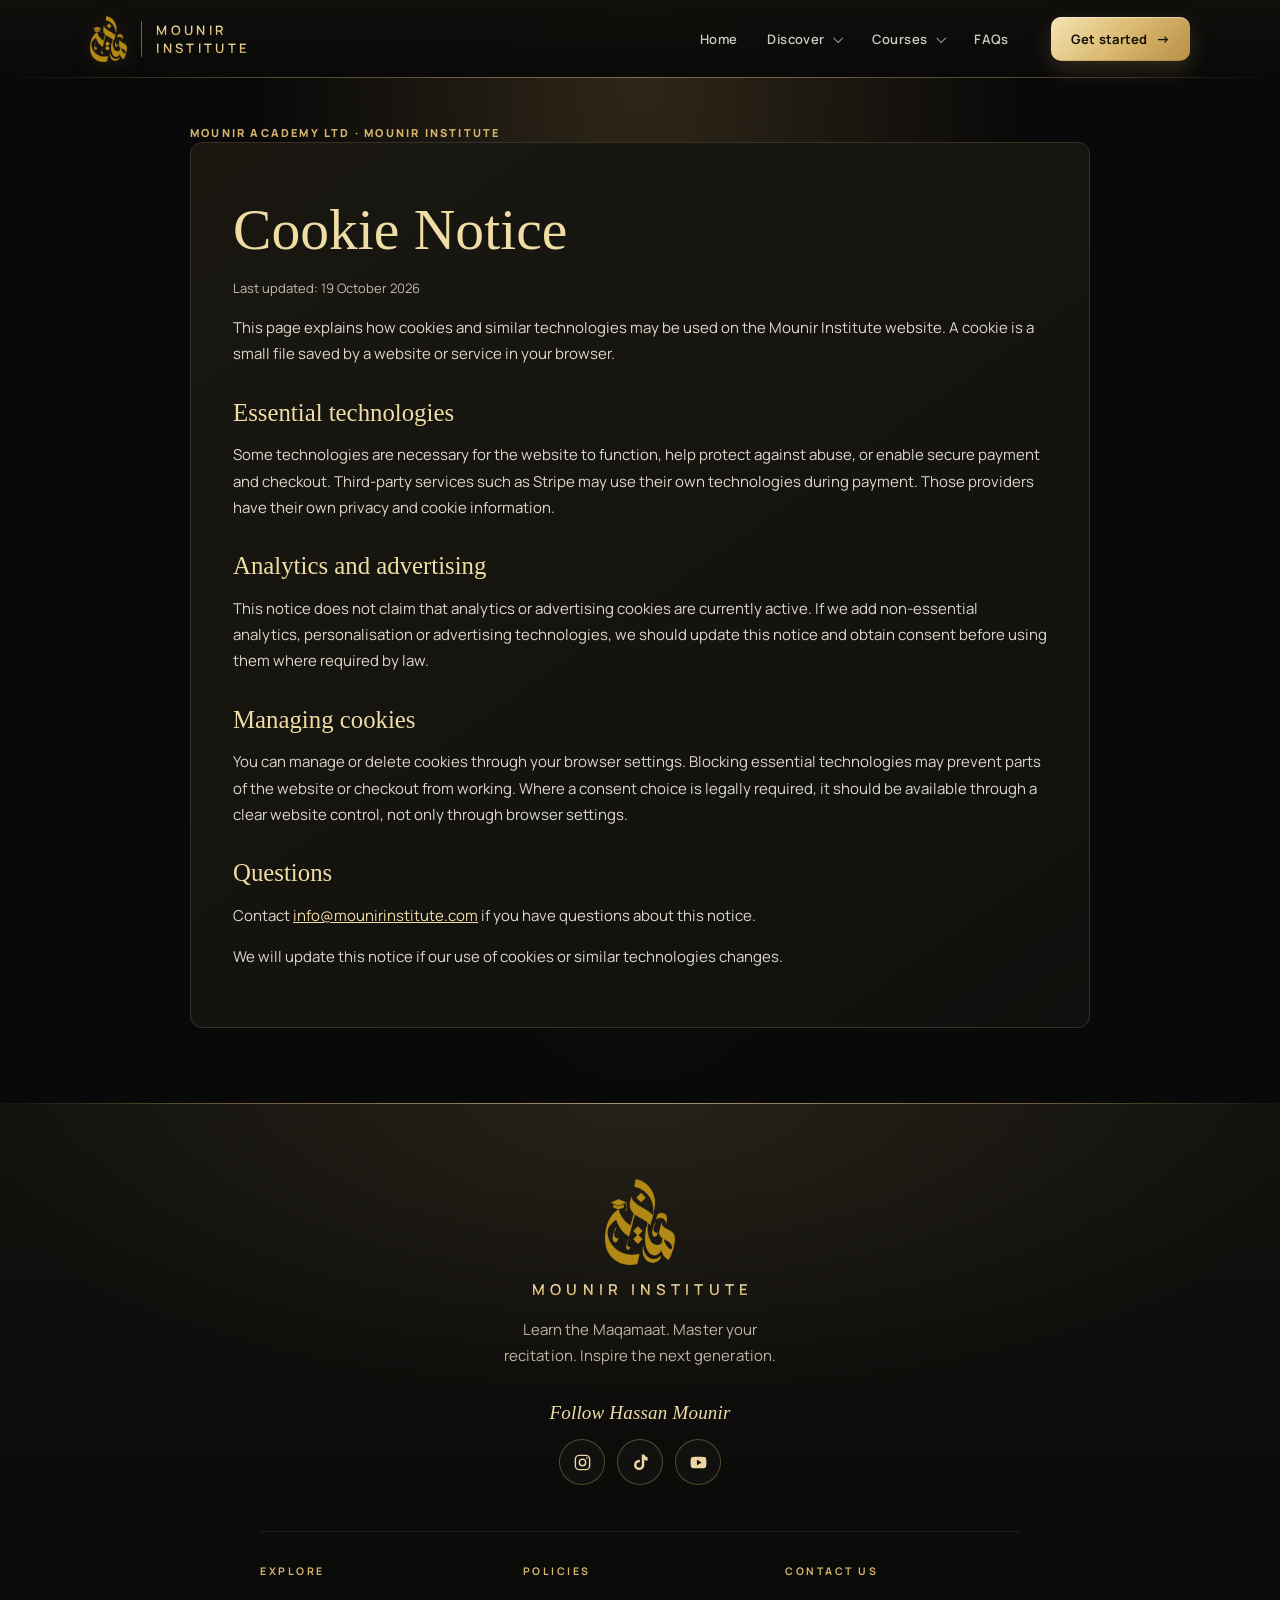
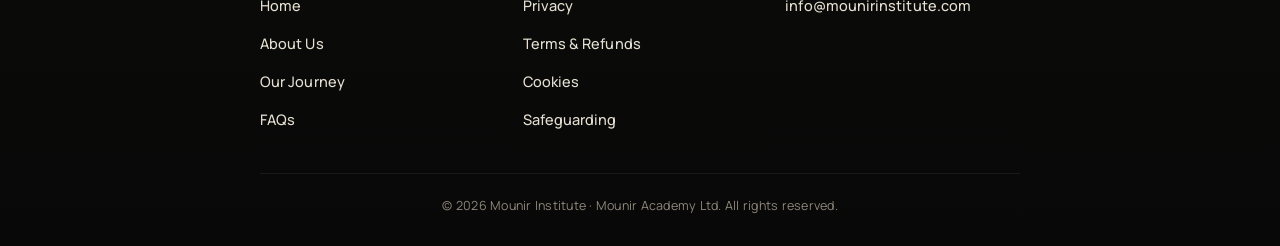
<file: cookies.html>
<!doctype html><html lang="en"><head><meta charset="utf-8"><meta name="viewport" content="width=device-width,initial-scale=1">
<link rel="preconnect" href="https://fonts.googleapis.com">
<link rel="preconnect" href="https://fonts.gstatic.com" crossorigin>
<link rel="stylesheet" href="https://fonts.googleapis.com/css2?family=Manrope:wght@400;500;600;700;800&display=swap">
<link rel="stylesheet" href="/assets/site.css?v=20261101j">
<script src="/assets/site.js?v=20261101a" defer></script><meta name="theme-color" content="#090909"><meta name="description" content="Information about cookies and similar technologies used on the Mounir Institute website."><title>Cookie Notice | Mounir Institute</title><style>
:root{--bg:#090909;--panel:#141310;--gold:#d7b56d;--light:#f0dca5;--muted:#c1bbad;--line:#383126;--ink:#f7f4ec}
*{box-sizing:border-box}body{margin:0;background:radial-gradient(ellipse at 50% 0%,#302718 0,transparent 42%),var(--bg);color:var(--ink);font:15px/1.75 Inter,ui-sans-serif,system-ui,-apple-system,BlinkMacSystemFont,"Segoe UI",sans-serif}a{color:var(--light)}header{border-bottom:1px solid #4a3d27;padding:18px max(22px,calc((100% - 980px)/2));display:flex;align-items:center;justify-content:space-between;gap:16px}.brand{font-weight:750;letter-spacing:.13em;color:var(--light);text-decoration:none;font-size:13px}.home{font-size:13px;text-decoration:none;color:#e8dfcd}main{width:min(900px,calc(100% - 36px));margin:45px auto 75px}.eyebrow{color:var(--gold);font-size:11px;font-weight:800;letter-spacing:.2em;text-transform:uppercase}h1,h2{font-family:Georgia,"Times New Roman",serif;font-weight:400;line-height:1.2}h1{font-size:clamp(2.2rem,6vw,3.6rem);color:var(--light);margin:10px 0 12px}h2{font-size:1.55rem;color:var(--light);margin:30px 0 8px}.updated{color:var(--muted);font-size:13px}.panel{border:1px solid var(--line);border-radius:12px;background:linear-gradient(145deg,#191710,#10100e);padding:clamp(22px,5vw,42px)}p,li{color:#ddd7cb}li{margin:7px 0}.note{border-left:3px solid var(--gold);padding:10px 15px;background:#d7b56d0d;color:#e4dccb;margin:22px 0}.footer{border-top:1px solid #ffffff18;padding:22px;text-align:center;color:#aaa;font-size:12px}.footer a{margin:0 8px;text-decoration:none}
</style><link rel="icon" href="/assets/icons/favicon-v3.ico" sizes="48x48"><link rel="icon" type="image/png" sizes="192x192" href="/assets/icons/icon-192-v3.png"><link rel="apple-touch-icon" href="/assets/icons/apple-touch-icon-v3.png"><style id="mi-shared-brand-2026">.site-topbar .topbar-logo{display:flex!important;align-items:center!important;gap:12px!important;text-decoration:none!important}.site-topbar .topbar-logo img{display:block!important;width:76px!important;height:68px!important;min-width:76px!important;max-width:76px!important;max-height:68px!important;object-fit:contain!important;mix-blend-mode:normal!important;margin:0!important}.site-topbar .topbar-brand-name{display:flex!important;flex-direction:column!important;align-items:flex-start!important;justify-content:center!important;gap:0!important;margin:0!important;padding:0 0 0 12px!important;border:0!important;border-left:1px solid rgba(215,181,109,.6)!important;white-space:nowrap!important}.site-topbar .topbar-brand-name span{display:block!important;font-family:Inter,ui-sans-serif,system-ui,sans-serif!important;font-size:17px!important;font-weight:500!important;letter-spacing:.045em!important;line-height:1.13!important;text-transform:uppercase!important;color:#e9d7b1!important}.mi-footer .mi-footer-logo{display:block!important;width:clamp(105px,16vw,155px)!important;height:auto!important;max-height:155px!important;object-fit:contain!important;margin:0 auto 18px!important;mix-blend-mode:normal!important}.mi-footer .mi-footer-title{font-family:Inter,ui-sans-serif,system-ui,sans-serif!important;font-size:clamp(19px,3vw,25px)!important;font-weight:600!important;letter-spacing:.14em!important;color:#e8d3a0!important;text-align:center!important;margin:0 0 9px!important}@media(max-width:760px){.site-topbar .topbar-logo img{width:58px!important;height:56px!important;min-width:58px!important;max-width:58px!important;max-height:56px!important}.site-topbar .topbar-brand-name{padding-left:8px!important}.site-topbar .topbar-brand-name span{font-size:14px!important}}@media(max-width:390px){.site-topbar .topbar-logo img{width:48px!important;height:48px!important;min-width:48px!important;max-width:48px!important;max-height:48px!important}.site-topbar .topbar-brand-name{padding-left:6px!important}.site-topbar .topbar-brand-name span{font-size:12px!important}}</style></head><body><header class="site-topbar" id="top"><div class="topbar-inner"><a class="topbar-logo" href="index.html#top" aria-label="Mounir Institute home"><img src="/assets/mounir-emblem.webp?v=20261031" alt="Mounir Institute" width="388" height="480" decoding="async"><span class="topbar-brand-name"><span>Mounir</span><span>Institute</span></span></a><nav class="topbar-links" aria-label="Main navigation"><a href="index.html#top">Home</a><details class="topbar-dropdown"><summary>Discover <span aria-hidden="true">⌄</span></summary><div class="topbar-menu"><a href="index.html#approach">Our approach</a><a href="index.html#teachers">Learning journey</a><a href="index.html#testimonials">Student stories</a></div></details><details class="topbar-dropdown"><summary>Courses <span aria-hidden="true">⌄</span></summary><div class="topbar-menu"><a href="index.html#programmes">Explore our programmes</a><a href="index.html#journey">Find your learning path</a><a href="assessment.html">Apply for Maqamaat Mastery</a></div></details><a href="index.html#faq">FAQs</a></nav><a class="topbar-cta" href="index.html#journey">Get started <span aria-hidden="true">→</span></a></div></header><main><div class="eyebrow">Mounir Academy Ltd · Mounir Institute</div>
<section class="panel"><h1>Cookie Notice</h1><p class="updated">Last updated: 19 October 2026</p>
<p>This page explains how cookies and similar technologies may be used on the Mounir Institute website. A cookie is a small file saved by a website or service in your browser.</p>
<h2>Essential technologies</h2><p>Some technologies are necessary for the website to function, help protect against abuse, or enable secure payment and checkout. Third-party services such as Stripe may use their own technologies during payment. Those providers have their own privacy and cookie information.</p>
<h2>Analytics and advertising</h2><p>This notice does not claim that analytics or advertising cookies are currently active. If we add non-essential analytics, personalisation or advertising technologies, we should update this notice and obtain consent before using them where required by law.</p>
<h2>Managing cookies</h2><p>You can manage or delete cookies through your browser settings. Blocking essential technologies may prevent parts of the website or checkout from working. Where a consent choice is legally required, it should be available through a clear website control, not only through browser settings.</p>
<h2>Questions</h2><p>Contact <a href="mailto:info@mounirinstitute.com">info@mounirinstitute.com</a> if you have questions about this notice.</p>
<p>We will update this notice if our use of cookies or similar technologies changes.</p></section></main><footer class="footer mi-footer mi-foot" id="contact"><div class="mf-inner">
<a class="mf-brand" href="index.html#top" aria-label="Mounir Institute home"><img src="/assets/mounir-emblem.webp?v=20261031" alt="" width="388" height="480" loading="lazy" decoding="async"><span class="mf-name">Mounir Institute</span></a>
<p class="mf-tagline">Learn the Maqamaat. Master your recitation. Inspire the next generation.</p>
<div class="mf-follow"><span class="mf-follow-label">Follow Hassan Mounir</span><nav class="mf-social" aria-label="Follow Hassan Mounir"><a href="https://www.instagram.com/hassanmounirofficial/" target="_blank" rel="noopener noreferrer" aria-label="Instagram"><svg class="mf-stroke" viewBox="0 0 24 24" fill="none" stroke="currentColor" stroke-width="1.8" aria-hidden="true"><rect x="3" y="3" width="18" height="18" rx="5"/><circle cx="12" cy="12" r="4"/><circle cx="17.5" cy="6.5" r="1" fill="currentColor" stroke="none"/></svg></a><a href="https://www.tiktok.com/@hassanmounirofficial" target="_blank" rel="noopener noreferrer" aria-label="TikTok"><svg class="mf-fill" viewBox="0 0 24 24" fill="currentColor" aria-hidden="true"><path d="M16.7 2h-3.1v13.1a3.3 3.3 0 1 1-3.3-3.3c.3 0 .6 0 .9.1V8.7a7 7 0 0 0-.9-.1 6.5 6.5 0 1 0 6.5 6.5V8.5a8.2 8.2 0 0 0 4.2 1.2V5.4A5 5 0 0 1 16.7 2Z"/></svg></a><a href="https://www.youtube.com/@Mounir.institute" target="_blank" rel="noopener noreferrer" aria-label="YouTube"><svg class="mf-fill" viewBox="0 0 24 24" fill="currentColor" aria-hidden="true"><path d="M21.6 7.1a2.7 2.7 0 0 0-1.9-1.9C18 4.7 12 4.7 12 4.7s-6 0-7.7.5a2.7 2.7 0 0 0-1.9 1.9C2 8.8 2 12 2 12s0 3.2.4 4.9a2.7 2.7 0 0 0 1.9 1.9c1.7.5 7.7.5 7.7.5s6 0 7.7-.5a2.7 2.7 0 0 0 1.9-1.9c.4-1.7.4-4.9.4-4.9s0-3.2-.4-4.9ZM10 15.5v-7l6 3.5-6 3.5Z"/></svg></a></nav></div>
<nav class="mf-links" aria-label="Footer navigation"><div class="mf-col"><span class="mf-col-title">Explore</span><a href="index.html#top">Home</a><a href="index.html#approach">About Us</a><a href="index.html#teachers">Our Journey</a><a href="index.html#faq">FAQs</a></div><div class="mf-col"><span class="mf-col-title">Policies</span><a href="privacy.html">Privacy</a><a href="terms.html">Terms &amp; Refunds</a><a href="cookies.html">Cookies</a><a href="safeguarding.html">Safeguarding</a></div><div class="mf-col mf-contact"><span class="mf-col-title">Contact Us</span><a href="mailto:info@mounirinstitute.com">info@mounirinstitute.com</a></div></nav>
<div class="mf-bottom">© <span id="year">2026</span> Mounir Institute · Mounir Academy Ltd. All rights reserved.</div>
</div></footer></body></html>
</file>
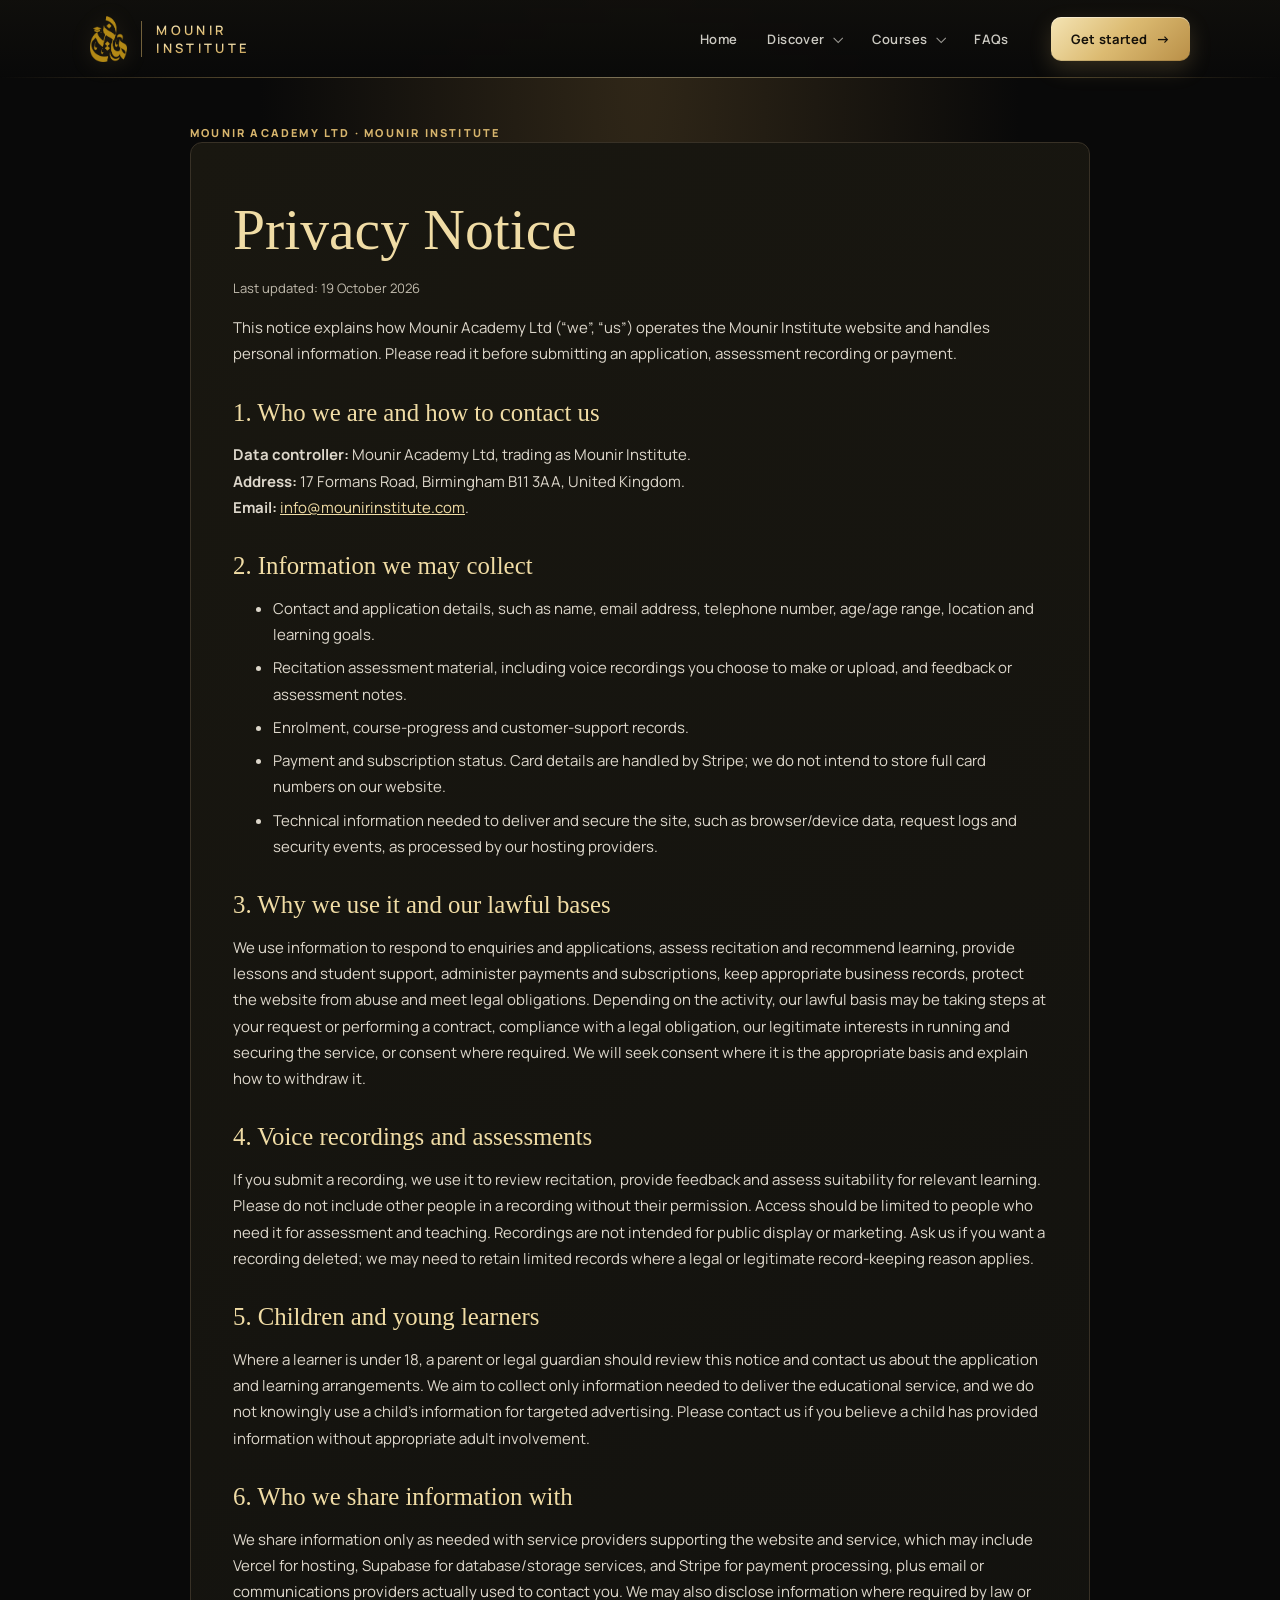
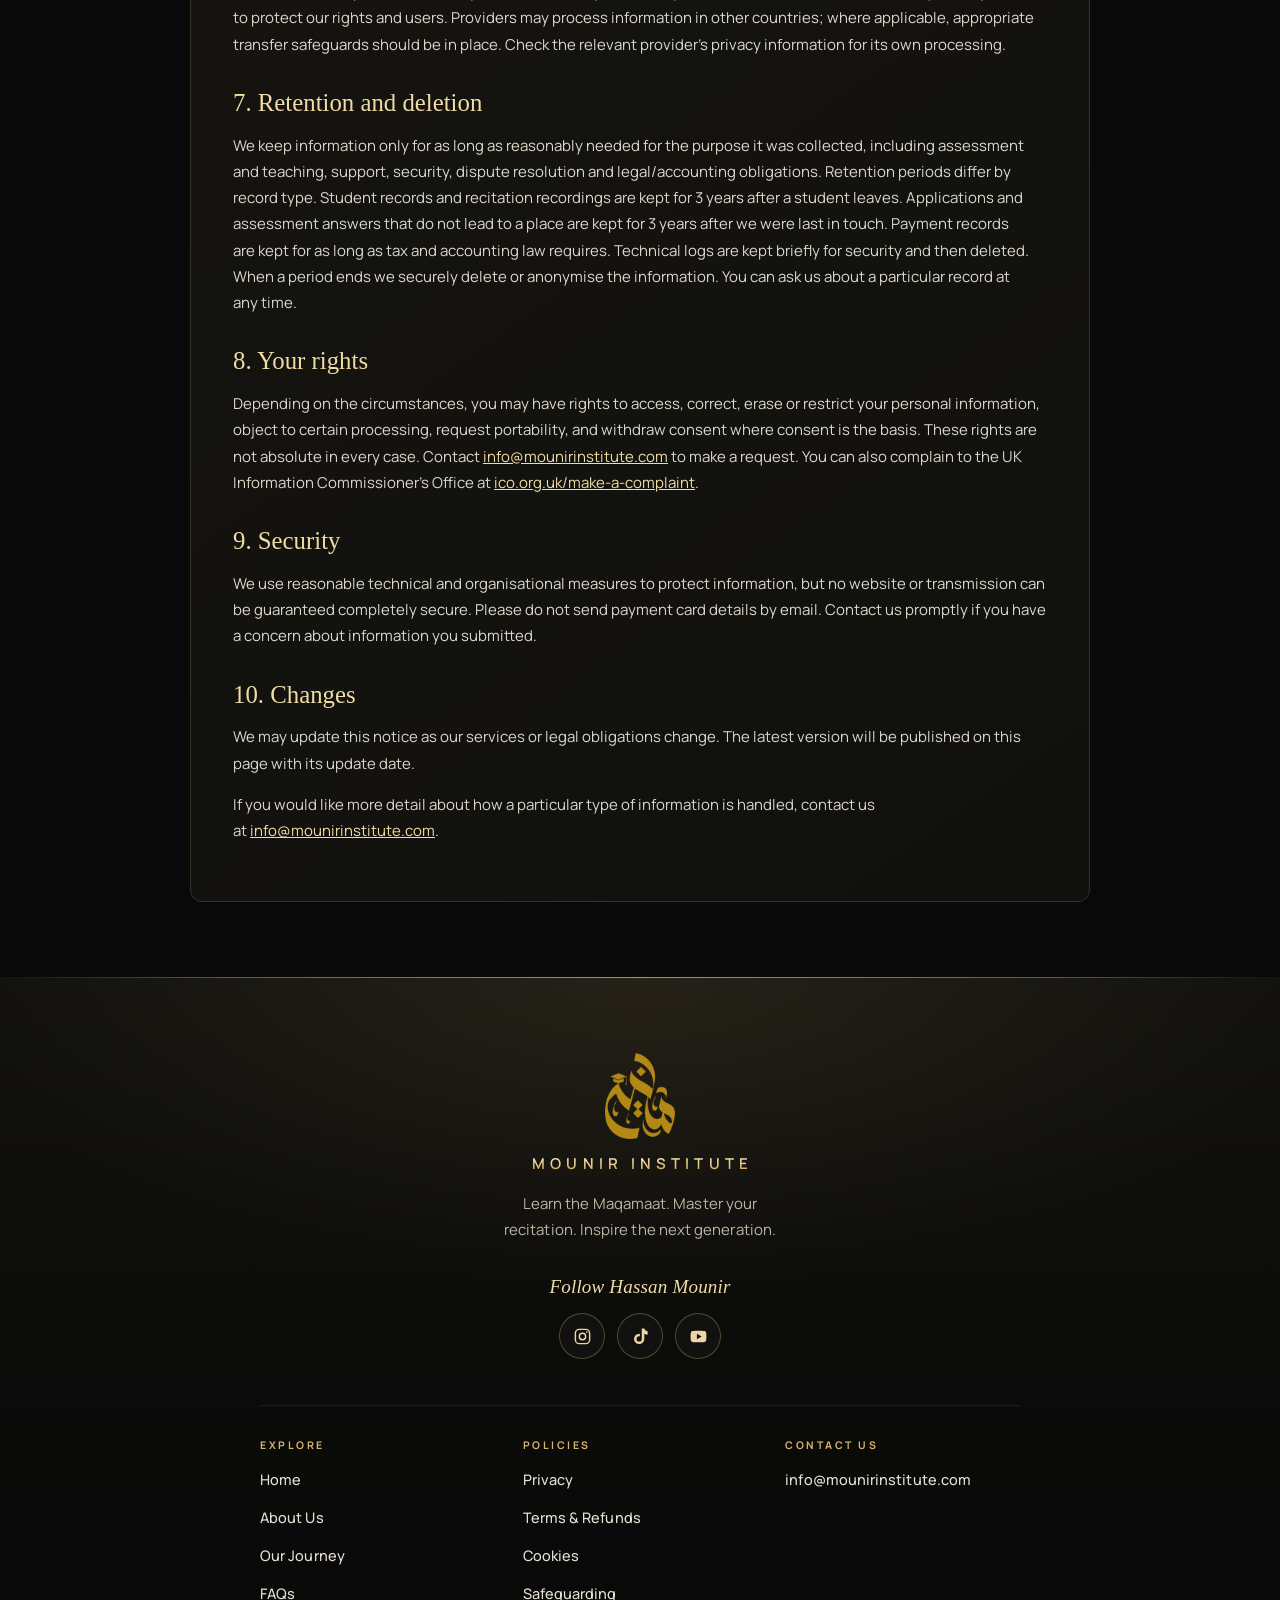
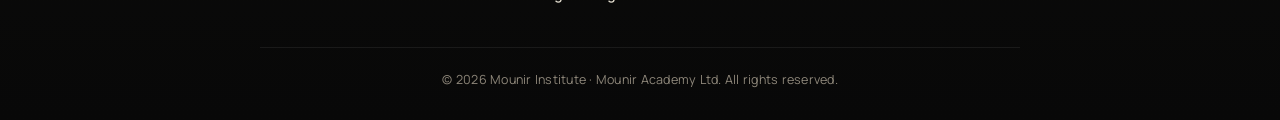
<file: privacy.html>
<!doctype html><html lang="en"><head><meta charset="utf-8"><meta name="viewport" content="width=device-width,initial-scale=1">
<link rel="preconnect" href="https://fonts.googleapis.com">
<link rel="preconnect" href="https://fonts.gstatic.com" crossorigin>
<link rel="stylesheet" href="https://fonts.googleapis.com/css2?family=Manrope:wght@400;500;600;700;800&display=swap">
<link rel="stylesheet" href="/assets/site.css?v=20261101j">
<script src="/assets/site.js?v=20261101a" defer></script><meta name="theme-color" content="#090909"><meta name="description" content="How Mounir Institute handles personal information, assessment recordings and student data."><title>Privacy Notice | Mounir Institute</title><style>
:root{--bg:#090909;--panel:#141310;--gold:#d7b56d;--light:#f0dca5;--muted:#c1bbad;--line:#383126;--ink:#f7f4ec}
*{box-sizing:border-box}body{margin:0;background:radial-gradient(ellipse at 50% 0%,#302718 0,transparent 42%),var(--bg);color:var(--ink);font:15px/1.75 Inter,ui-sans-serif,system-ui,-apple-system,BlinkMacSystemFont,"Segoe UI",sans-serif}a{color:var(--light)}header{border-bottom:1px solid #4a3d27;padding:18px max(22px,calc((100% - 980px)/2));display:flex;align-items:center;justify-content:space-between;gap:16px}.brand{font-weight:750;letter-spacing:.13em;color:var(--light);text-decoration:none;font-size:13px}.home{font-size:13px;text-decoration:none;color:#e8dfcd}main{width:min(900px,calc(100% - 36px));margin:45px auto 75px}.eyebrow{color:var(--gold);font-size:11px;font-weight:800;letter-spacing:.2em;text-transform:uppercase}h1,h2{font-family:Georgia,"Times New Roman",serif;font-weight:400;line-height:1.2}h1{font-size:clamp(2.2rem,6vw,3.6rem);color:var(--light);margin:10px 0 12px}h2{font-size:1.55rem;color:var(--light);margin:30px 0 8px}.updated{color:var(--muted);font-size:13px}.panel{border:1px solid var(--line);border-radius:12px;background:linear-gradient(145deg,#191710,#10100e);padding:clamp(22px,5vw,42px)}p,li{color:#ddd7cb}li{margin:7px 0}.note{border-left:3px solid var(--gold);padding:10px 15px;background:#d7b56d0d;color:#e4dccb;margin:22px 0}.footer{border-top:1px solid #ffffff18;padding:22px;text-align:center;color:#aaa;font-size:12px}.footer a{margin:0 8px;text-decoration:none}
</style><link rel="icon" href="/assets/icons/favicon-v3.ico" sizes="48x48"><link rel="icon" type="image/png" sizes="192x192" href="/assets/icons/icon-192-v3.png"><link rel="apple-touch-icon" href="/assets/icons/apple-touch-icon-v3.png"><style id="mi-shared-brand-2026">.site-topbar .topbar-logo{display:flex!important;align-items:center!important;gap:12px!important;text-decoration:none!important}.site-topbar .topbar-logo img{display:block!important;width:76px!important;height:68px!important;min-width:76px!important;max-width:76px!important;max-height:68px!important;object-fit:contain!important;mix-blend-mode:normal!important;margin:0!important}.site-topbar .topbar-brand-name{display:flex!important;flex-direction:column!important;align-items:flex-start!important;justify-content:center!important;gap:0!important;margin:0!important;padding:0 0 0 12px!important;border:0!important;border-left:1px solid rgba(215,181,109,.6)!important;white-space:nowrap!important}.site-topbar .topbar-brand-name span{display:block!important;font-family:Inter,ui-sans-serif,system-ui,sans-serif!important;font-size:17px!important;font-weight:500!important;letter-spacing:.045em!important;line-height:1.13!important;text-transform:uppercase!important;color:#e9d7b1!important}.mi-footer .mi-footer-logo{display:block!important;width:clamp(105px,16vw,155px)!important;height:auto!important;max-height:155px!important;object-fit:contain!important;margin:0 auto 18px!important;mix-blend-mode:normal!important}.mi-footer .mi-footer-title{font-family:Inter,ui-sans-serif,system-ui,sans-serif!important;font-size:clamp(19px,3vw,25px)!important;font-weight:600!important;letter-spacing:.14em!important;color:#e8d3a0!important;text-align:center!important;margin:0 0 9px!important}@media(max-width:760px){.site-topbar .topbar-logo img{width:58px!important;height:56px!important;min-width:58px!important;max-width:58px!important;max-height:56px!important}.site-topbar .topbar-brand-name{padding-left:8px!important}.site-topbar .topbar-brand-name span{font-size:14px!important}}@media(max-width:390px){.site-topbar .topbar-logo img{width:48px!important;height:48px!important;min-width:48px!important;max-width:48px!important;max-height:48px!important}.site-topbar .topbar-brand-name{padding-left:6px!important}.site-topbar .topbar-brand-name span{font-size:12px!important}}</style></head><body><header class="site-topbar" id="top"><div class="topbar-inner"><a class="topbar-logo" href="index.html#top" aria-label="Mounir Institute home"><img src="/assets/mounir-emblem.webp?v=20261031" alt="Mounir Institute" width="388" height="480" decoding="async"><span class="topbar-brand-name"><span>Mounir</span><span>Institute</span></span></a><nav class="topbar-links" aria-label="Main navigation"><a href="index.html#top">Home</a><details class="topbar-dropdown"><summary>Discover <span aria-hidden="true">⌄</span></summary><div class="topbar-menu"><a href="index.html#approach">Our approach</a><a href="index.html#teachers">Learning journey</a><a href="index.html#testimonials">Student stories</a></div></details><details class="topbar-dropdown"><summary>Courses <span aria-hidden="true">⌄</span></summary><div class="topbar-menu"><a href="index.html#programmes">Explore our programmes</a><a href="index.html#journey">Find your learning path</a><a href="assessment.html">Apply for Maqamaat Mastery</a></div></details><a href="index.html#faq">FAQs</a></nav><a class="topbar-cta" href="index.html#journey">Get started <span aria-hidden="true">→</span></a></div></header><main><div class="eyebrow">Mounir Academy Ltd · Mounir Institute</div>
<section class="panel"><h1>Privacy Notice</h1><p class="updated">Last updated: 19 October 2026</p>
<p>This notice explains how Mounir Academy Ltd (“we”, “us”) operates the Mounir Institute website and handles personal information. Please read it before submitting an application, assessment recording or payment.</p>
<h2>1. Who we are and how to contact us</h2><p><strong>Data controller:</strong> Mounir Academy Ltd, trading as Mounir Institute.<br><strong>Address:</strong> 17 Formans Road, Birmingham B11 3AA, United Kingdom.<br><strong>Email:</strong> <a href="mailto:info@mounirinstitute.com">info@mounirinstitute.com</a>.</p>
<h2>2. Information we may collect</h2><ul><li>Contact and application details, such as name, email address, telephone number, age/age range, location and learning goals.</li><li>Recitation assessment material, including voice recordings you choose to make or upload, and feedback or assessment notes.</li><li>Enrolment, course-progress and customer-support records.</li><li>Payment and subscription status. Card details are handled by Stripe; we do not intend to store full card numbers on our website.</li><li>Technical information needed to deliver and secure the site, such as browser/device data, request logs and security events, as processed by our hosting providers.</li></ul>
<h2>3. Why we use it and our lawful bases</h2><p>We use information to respond to enquiries and applications, assess recitation and recommend learning, provide lessons and student support, administer payments and subscriptions, keep appropriate business records, protect the website from abuse and meet legal obligations. Depending on the activity, our lawful basis may be taking steps at your request or performing a contract, compliance with a legal obligation, our legitimate interests in running and securing the service, or consent where required. We will seek consent where it is the appropriate basis and explain how to withdraw it.</p>
<h2>4. Voice recordings and assessments</h2><p>If you submit a recording, we use it to review recitation, provide feedback and assess suitability for relevant learning. Please do not include other people in a recording without their permission. Access should be limited to people who need it for assessment and teaching. Recordings are not intended for public display or marketing. Ask us if you want a recording deleted; we may need to retain limited records where a legal or legitimate record-keeping reason applies.</p>
<h2>5. Children and young learners</h2><p>Where a learner is under 18, a parent or legal guardian should review this notice and contact us about the application and learning arrangements. We aim to collect only information needed to deliver the educational service, and we do not knowingly use a child’s information for targeted advertising. Please contact us if you believe a child has provided information without appropriate adult involvement.</p>
<h2>6. Who we share information with</h2><p>We share information only as needed with service providers supporting the website and service, which may include Vercel for hosting, Supabase for database/storage services, and Stripe for payment processing, plus email or communications providers actually used to contact you. We may also disclose information where required by law or to protect our rights and users. Providers may process information in other countries; where applicable, appropriate transfer safeguards should be in place. Check the relevant provider’s privacy information for its own processing.</p>
<h2>7. Retention and deletion</h2><p>We keep information only for as long as reasonably needed for the purpose it was collected, including assessment and teaching, support, security, dispute resolution and legal/accounting obligations. Retention periods differ by record type. Student records and recitation recordings are kept for 3 years after a student leaves. Applications and assessment answers that do not lead to a place are kept for 3 years after we were last in touch. Payment records are kept for as long as tax and accounting law requires. Technical logs are kept briefly for security and then deleted. When a period ends we securely delete or anonymise the information. You can ask us about a particular record at any time.</p>
<h2>8. Your rights</h2><p>Depending on the circumstances, you may have rights to access, correct, erase or restrict your personal information, object to certain processing, request portability, and withdraw consent where consent is the basis. These rights are not absolute in every case. Contact <a href="mailto:info@mounirinstitute.com">info@mounirinstitute.com</a> to make a request. You can also complain to the UK Information Commissioner’s Office at <a href="https://ico.org.uk/make-a-complaint/" target="_blank" rel="noopener noreferrer">ico.org.uk/make-a-complaint</a>.</p>
<h2>9. Security</h2><p>We use reasonable technical and organisational measures to protect information, but no website or transmission can be guaranteed completely secure. Please do not send payment card details by email. Contact us promptly if you have a concern about information you submitted.</p>
<h2>10. Changes</h2><p>We may update this notice as our services or legal obligations change. The latest version will be published on this page with its update date.</p>
<p>If you would like more detail about how a particular type of information is handled, contact us at <a href="mailto:info@mounirinstitute.com">info@mounirinstitute.com</a>.</p></section></main><footer class="footer mi-footer mi-foot" id="contact"><div class="mf-inner">
<a class="mf-brand" href="index.html#top" aria-label="Mounir Institute home"><img src="/assets/mounir-emblem.webp?v=20261031" alt="" width="388" height="480" loading="lazy" decoding="async"><span class="mf-name">Mounir Institute</span></a>
<p class="mf-tagline">Learn the Maqamaat. Master your recitation. Inspire the next generation.</p>
<div class="mf-follow"><span class="mf-follow-label">Follow Hassan Mounir</span><nav class="mf-social" aria-label="Follow Hassan Mounir"><a href="https://www.instagram.com/hassanmounirofficial/" target="_blank" rel="noopener noreferrer" aria-label="Instagram"><svg class="mf-stroke" viewBox="0 0 24 24" fill="none" stroke="currentColor" stroke-width="1.8" aria-hidden="true"><rect x="3" y="3" width="18" height="18" rx="5"/><circle cx="12" cy="12" r="4"/><circle cx="17.5" cy="6.5" r="1" fill="currentColor" stroke="none"/></svg></a><a href="https://www.tiktok.com/@hassanmounirofficial" target="_blank" rel="noopener noreferrer" aria-label="TikTok"><svg class="mf-fill" viewBox="0 0 24 24" fill="currentColor" aria-hidden="true"><path d="M16.7 2h-3.1v13.1a3.3 3.3 0 1 1-3.3-3.3c.3 0 .6 0 .9.1V8.7a7 7 0 0 0-.9-.1 6.5 6.5 0 1 0 6.5 6.5V8.5a8.2 8.2 0 0 0 4.2 1.2V5.4A5 5 0 0 1 16.7 2Z"/></svg></a><a href="https://www.youtube.com/@Mounir.institute" target="_blank" rel="noopener noreferrer" aria-label="YouTube"><svg class="mf-fill" viewBox="0 0 24 24" fill="currentColor" aria-hidden="true"><path d="M21.6 7.1a2.7 2.7 0 0 0-1.9-1.9C18 4.7 12 4.7 12 4.7s-6 0-7.7.5a2.7 2.7 0 0 0-1.9 1.9C2 8.8 2 12 2 12s0 3.2.4 4.9a2.7 2.7 0 0 0 1.9 1.9c1.7.5 7.7.5 7.7.5s6 0 7.7-.5a2.7 2.7 0 0 0 1.9-1.9c.4-1.7.4-4.9.4-4.9s0-3.2-.4-4.9ZM10 15.5v-7l6 3.5-6 3.5Z"/></svg></a></nav></div>
<nav class="mf-links" aria-label="Footer navigation"><div class="mf-col"><span class="mf-col-title">Explore</span><a href="index.html#top">Home</a><a href="index.html#approach">About Us</a><a href="index.html#teachers">Our Journey</a><a href="index.html#faq">FAQs</a></div><div class="mf-col"><span class="mf-col-title">Policies</span><a href="privacy.html">Privacy</a><a href="terms.html">Terms &amp; Refunds</a><a href="cookies.html">Cookies</a><a href="safeguarding.html">Safeguarding</a></div><div class="mf-col mf-contact"><span class="mf-col-title">Contact Us</span><a href="mailto:info@mounirinstitute.com">info@mounirinstitute.com</a></div></nav>
<div class="mf-bottom">© <span id="year">2026</span> Mounir Institute · Mounir Academy Ltd. All rights reserved.</div>
</div></footer></body></html>
</file>
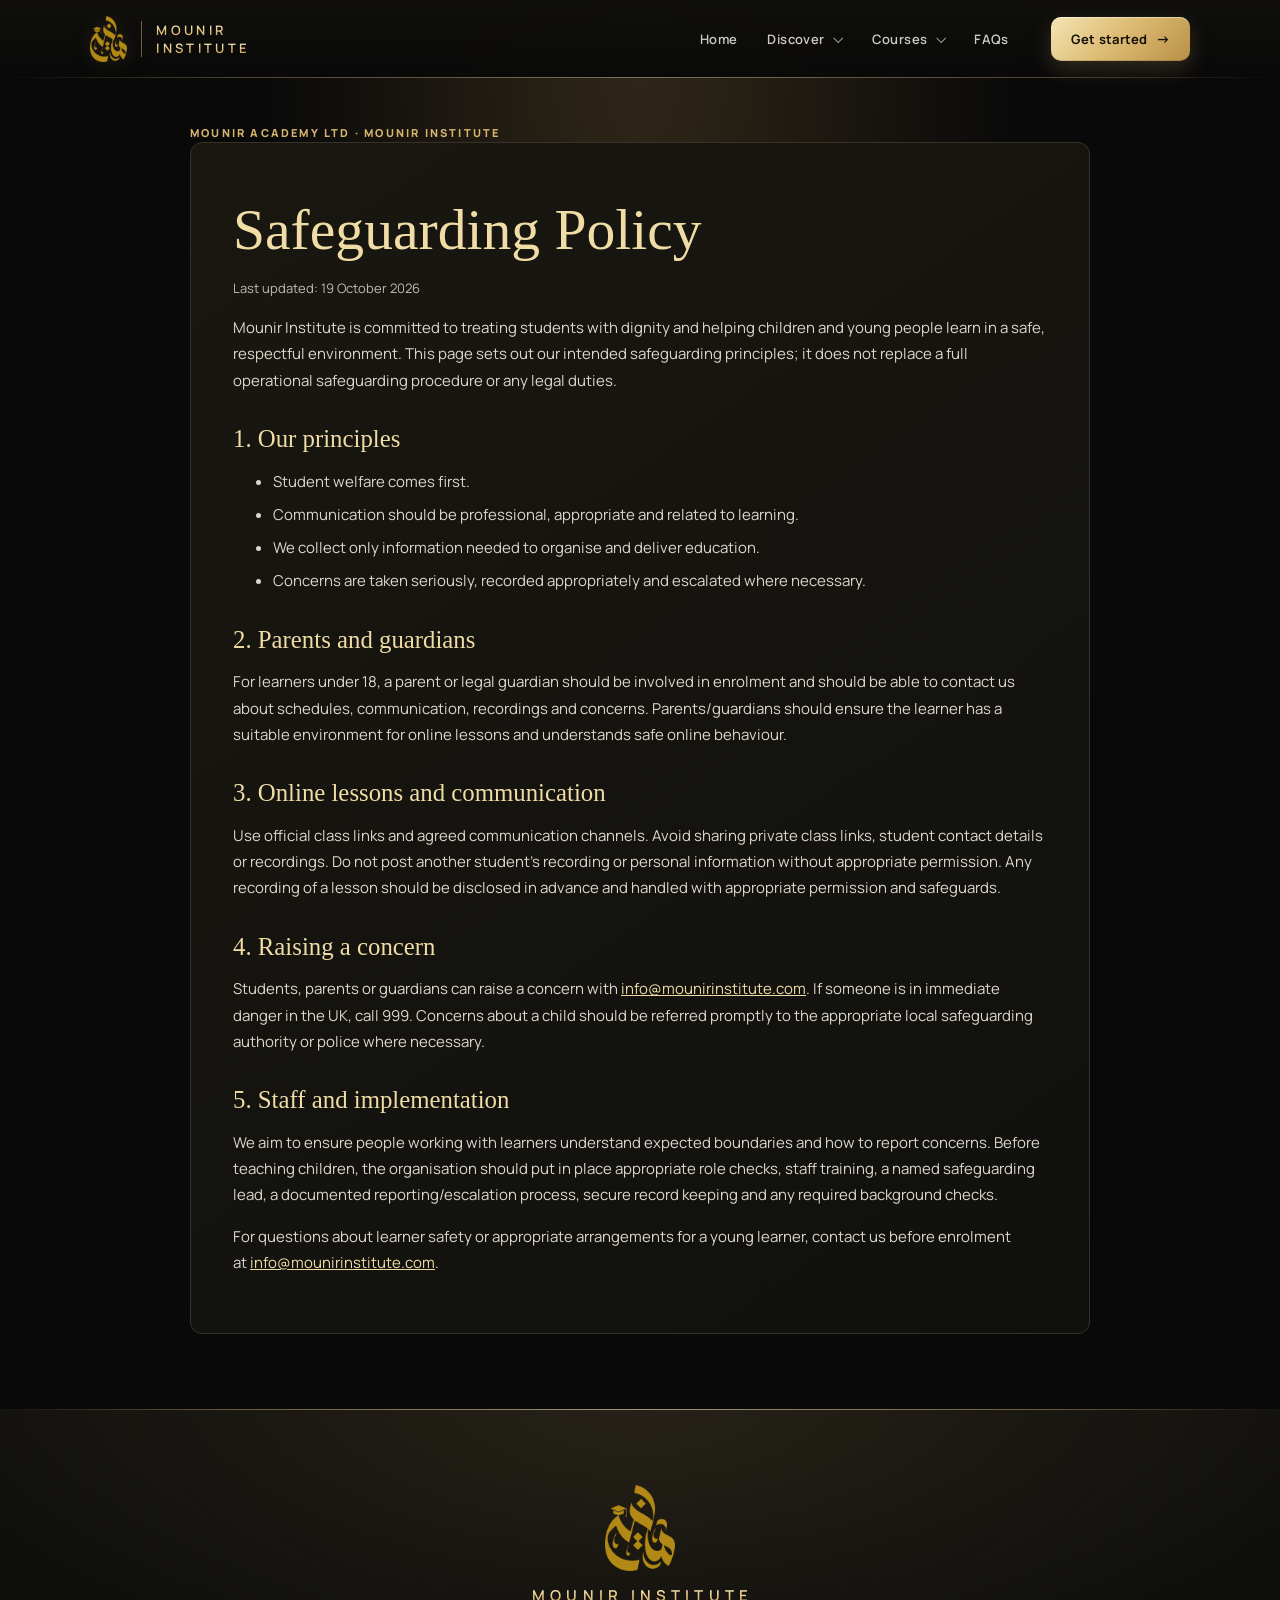
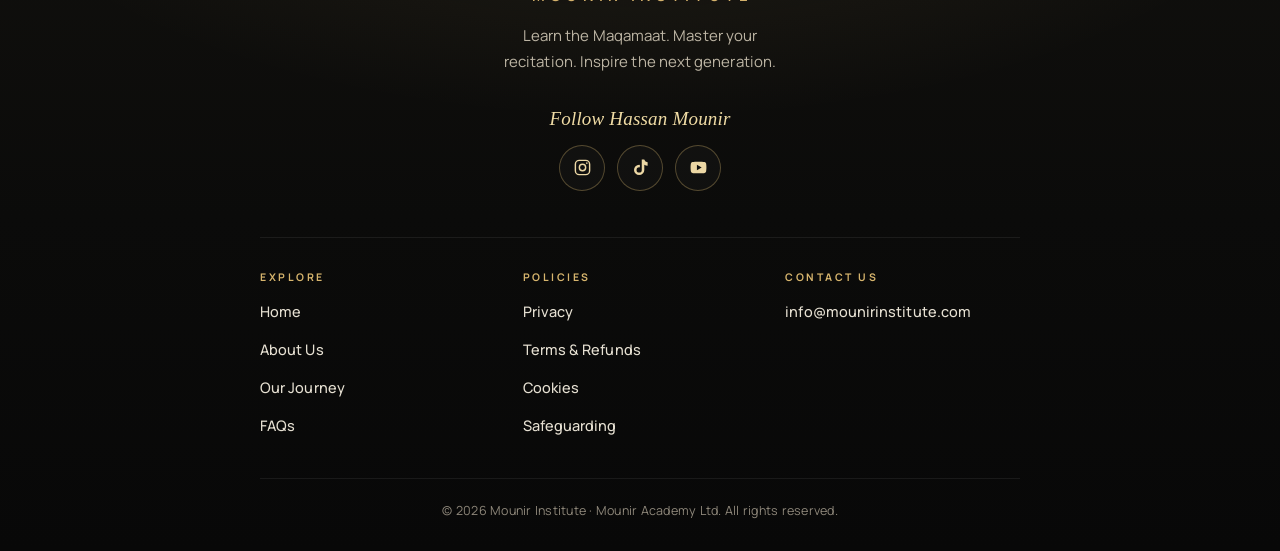
<file: safeguarding.html>
<!doctype html><html lang="en"><head><meta charset="utf-8"><meta name="viewport" content="width=device-width,initial-scale=1">
<link rel="preconnect" href="https://fonts.googleapis.com">
<link rel="preconnect" href="https://fonts.gstatic.com" crossorigin>
<link rel="stylesheet" href="https://fonts.googleapis.com/css2?family=Manrope:wght@400;500;600;700;800&display=swap">
<link rel="stylesheet" href="/assets/site.css?v=20261101j">
<script src="/assets/site.js?v=20261101a" defer></script><meta name="theme-color" content="#090909"><meta name="description" content="Safeguarding principles for children and young people learning with Mounir Institute."><title>Safeguarding Policy | Mounir Institute</title><style>
:root{--bg:#090909;--panel:#141310;--gold:#d7b56d;--light:#f0dca5;--muted:#c1bbad;--line:#383126;--ink:#f7f4ec}
*{box-sizing:border-box}body{margin:0;background:radial-gradient(ellipse at 50% 0%,#302718 0,transparent 42%),var(--bg);color:var(--ink);font:15px/1.75 Inter,ui-sans-serif,system-ui,-apple-system,BlinkMacSystemFont,"Segoe UI",sans-serif}a{color:var(--light)}header{border-bottom:1px solid #4a3d27;padding:18px max(22px,calc((100% - 980px)/2));display:flex;align-items:center;justify-content:space-between;gap:16px}.brand{font-weight:750;letter-spacing:.13em;color:var(--light);text-decoration:none;font-size:13px}.home{font-size:13px;text-decoration:none;color:#e8dfcd}main{width:min(900px,calc(100% - 36px));margin:45px auto 75px}.eyebrow{color:var(--gold);font-size:11px;font-weight:800;letter-spacing:.2em;text-transform:uppercase}h1,h2{font-family:Georgia,"Times New Roman",serif;font-weight:400;line-height:1.2}h1{font-size:clamp(2.2rem,6vw,3.6rem);color:var(--light);margin:10px 0 12px}h2{font-size:1.55rem;color:var(--light);margin:30px 0 8px}.updated{color:var(--muted);font-size:13px}.panel{border:1px solid var(--line);border-radius:12px;background:linear-gradient(145deg,#191710,#10100e);padding:clamp(22px,5vw,42px)}p,li{color:#ddd7cb}li{margin:7px 0}.note{border-left:3px solid var(--gold);padding:10px 15px;background:#d7b56d0d;color:#e4dccb;margin:22px 0}.footer{border-top:1px solid #ffffff18;padding:22px;text-align:center;color:#aaa;font-size:12px}.footer a{margin:0 8px;text-decoration:none}
</style><link rel="icon" href="/assets/icons/favicon-v3.ico" sizes="48x48"><link rel="icon" type="image/png" sizes="192x192" href="/assets/icons/icon-192-v3.png"><link rel="apple-touch-icon" href="/assets/icons/apple-touch-icon-v3.png"><style id="mi-shared-brand-2026">.site-topbar .topbar-logo{display:flex!important;align-items:center!important;gap:12px!important;text-decoration:none!important}.site-topbar .topbar-logo img{display:block!important;width:76px!important;height:68px!important;min-width:76px!important;max-width:76px!important;max-height:68px!important;object-fit:contain!important;mix-blend-mode:normal!important;margin:0!important}.site-topbar .topbar-brand-name{display:flex!important;flex-direction:column!important;align-items:flex-start!important;justify-content:center!important;gap:0!important;margin:0!important;padding:0 0 0 12px!important;border:0!important;border-left:1px solid rgba(215,181,109,.6)!important;white-space:nowrap!important}.site-topbar .topbar-brand-name span{display:block!important;font-family:Inter,ui-sans-serif,system-ui,sans-serif!important;font-size:17px!important;font-weight:500!important;letter-spacing:.045em!important;line-height:1.13!important;text-transform:uppercase!important;color:#e9d7b1!important}.mi-footer .mi-footer-logo{display:block!important;width:clamp(105px,16vw,155px)!important;height:auto!important;max-height:155px!important;object-fit:contain!important;margin:0 auto 18px!important;mix-blend-mode:normal!important}.mi-footer .mi-footer-title{font-family:Inter,ui-sans-serif,system-ui,sans-serif!important;font-size:clamp(19px,3vw,25px)!important;font-weight:600!important;letter-spacing:.14em!important;color:#e8d3a0!important;text-align:center!important;margin:0 0 9px!important}@media(max-width:760px){.site-topbar .topbar-logo img{width:58px!important;height:56px!important;min-width:58px!important;max-width:58px!important;max-height:56px!important}.site-topbar .topbar-brand-name{padding-left:8px!important}.site-topbar .topbar-brand-name span{font-size:14px!important}}@media(max-width:390px){.site-topbar .topbar-logo img{width:48px!important;height:48px!important;min-width:48px!important;max-width:48px!important;max-height:48px!important}.site-topbar .topbar-brand-name{padding-left:6px!important}.site-topbar .topbar-brand-name span{font-size:12px!important}}</style></head><body><header class="site-topbar" id="top"><div class="topbar-inner"><a class="topbar-logo" href="index.html#top" aria-label="Mounir Institute home"><img src="/assets/mounir-emblem.webp?v=20261031" alt="Mounir Institute" width="388" height="480" decoding="async"><span class="topbar-brand-name"><span>Mounir</span><span>Institute</span></span></a><nav class="topbar-links" aria-label="Main navigation"><a href="index.html#top">Home</a><details class="topbar-dropdown"><summary>Discover <span aria-hidden="true">⌄</span></summary><div class="topbar-menu"><a href="index.html#approach">Our approach</a><a href="index.html#teachers">Learning journey</a><a href="index.html#testimonials">Student stories</a></div></details><details class="topbar-dropdown"><summary>Courses <span aria-hidden="true">⌄</span></summary><div class="topbar-menu"><a href="index.html#programmes">Explore our programmes</a><a href="index.html#journey">Find your learning path</a><a href="assessment.html">Apply for Maqamaat Mastery</a></div></details><a href="index.html#faq">FAQs</a></nav><a class="topbar-cta" href="index.html#journey">Get started <span aria-hidden="true">→</span></a></div></header><main><div class="eyebrow">Mounir Academy Ltd · Mounir Institute</div>
<section class="panel"><h1>Safeguarding Policy</h1><p class="updated">Last updated: 19 October 2026</p>
<p>Mounir Institute is committed to treating students with dignity and helping children and young people learn in a safe, respectful environment. This page sets out our intended safeguarding principles; it does not replace a full operational safeguarding procedure or any legal duties.</p>
<h2>1. Our principles</h2><ul><li>Student welfare comes first.</li><li>Communication should be professional, appropriate and related to learning.</li><li>We collect only information needed to organise and deliver education.</li><li>Concerns are taken seriously, recorded appropriately and escalated where necessary.</li></ul>
<h2>2. Parents and guardians</h2><p>For learners under 18, a parent or legal guardian should be involved in enrolment and should be able to contact us about schedules, communication, recordings and concerns. Parents/guardians should ensure the learner has a suitable environment for online lessons and understands safe online behaviour.</p>
<h2>3. Online lessons and communication</h2><p>Use official class links and agreed communication channels. Avoid sharing private class links, student contact details or recordings. Do not post another student’s recording or personal information without appropriate permission. Any recording of a lesson should be disclosed in advance and handled with appropriate permission and safeguards.</p>
<h2>4. Raising a concern</h2><p>Students, parents or guardians can raise a concern with <a href="mailto:info@mounirinstitute.com">info@mounirinstitute.com</a>. If someone is in immediate danger in the UK, call 999. Concerns about a child should be referred promptly to the appropriate local safeguarding authority or police where necessary.</p>
<h2>5. Staff and implementation</h2><p>We aim to ensure people working with learners understand expected boundaries and how to report concerns. Before teaching children, the organisation should put in place appropriate role checks, staff training, a named safeguarding lead, a documented reporting/escalation process, secure record keeping and any required background checks.</p>
<p>For questions about learner safety or appropriate arrangements for a young learner, contact us before enrolment at <a href="mailto:info@mounirinstitute.com">info@mounirinstitute.com</a>.</p></section></main><footer class="footer mi-footer mi-foot" id="contact"><div class="mf-inner">
<a class="mf-brand" href="index.html#top" aria-label="Mounir Institute home"><img src="/assets/mounir-emblem.webp?v=20261031" alt="" width="388" height="480" loading="lazy" decoding="async"><span class="mf-name">Mounir Institute</span></a>
<p class="mf-tagline">Learn the Maqamaat. Master your recitation. Inspire the next generation.</p>
<div class="mf-follow"><span class="mf-follow-label">Follow Hassan Mounir</span><nav class="mf-social" aria-label="Follow Hassan Mounir"><a href="https://www.instagram.com/hassanmounirofficial/" target="_blank" rel="noopener noreferrer" aria-label="Instagram"><svg class="mf-stroke" viewBox="0 0 24 24" fill="none" stroke="currentColor" stroke-width="1.8" aria-hidden="true"><rect x="3" y="3" width="18" height="18" rx="5"/><circle cx="12" cy="12" r="4"/><circle cx="17.5" cy="6.5" r="1" fill="currentColor" stroke="none"/></svg></a><a href="https://www.tiktok.com/@hassanmounirofficial" target="_blank" rel="noopener noreferrer" aria-label="TikTok"><svg class="mf-fill" viewBox="0 0 24 24" fill="currentColor" aria-hidden="true"><path d="M16.7 2h-3.1v13.1a3.3 3.3 0 1 1-3.3-3.3c.3 0 .6 0 .9.1V8.7a7 7 0 0 0-.9-.1 6.5 6.5 0 1 0 6.5 6.5V8.5a8.2 8.2 0 0 0 4.2 1.2V5.4A5 5 0 0 1 16.7 2Z"/></svg></a><a href="https://www.youtube.com/@Mounir.institute" target="_blank" rel="noopener noreferrer" aria-label="YouTube"><svg class="mf-fill" viewBox="0 0 24 24" fill="currentColor" aria-hidden="true"><path d="M21.6 7.1a2.7 2.7 0 0 0-1.9-1.9C18 4.7 12 4.7 12 4.7s-6 0-7.7.5a2.7 2.7 0 0 0-1.9 1.9C2 8.8 2 12 2 12s0 3.2.4 4.9a2.7 2.7 0 0 0 1.9 1.9c1.7.5 7.7.5 7.7.5s6 0 7.7-.5a2.7 2.7 0 0 0 1.9-1.9c.4-1.7.4-4.9.4-4.9s0-3.2-.4-4.9ZM10 15.5v-7l6 3.5-6 3.5Z"/></svg></a></nav></div>
<nav class="mf-links" aria-label="Footer navigation"><div class="mf-col"><span class="mf-col-title">Explore</span><a href="index.html#top">Home</a><a href="index.html#approach">About Us</a><a href="index.html#teachers">Our Journey</a><a href="index.html#faq">FAQs</a></div><div class="mf-col"><span class="mf-col-title">Policies</span><a href="privacy.html">Privacy</a><a href="terms.html">Terms &amp; Refunds</a><a href="cookies.html">Cookies</a><a href="safeguarding.html">Safeguarding</a></div><div class="mf-col mf-contact"><span class="mf-col-title">Contact Us</span><a href="mailto:info@mounirinstitute.com">info@mounirinstitute.com</a></div></nav>
<div class="mf-bottom">© <span id="year">2026</span> Mounir Institute · Mounir Academy Ltd. All rights reserved.</div>
</div></footer></body></html>
</file>
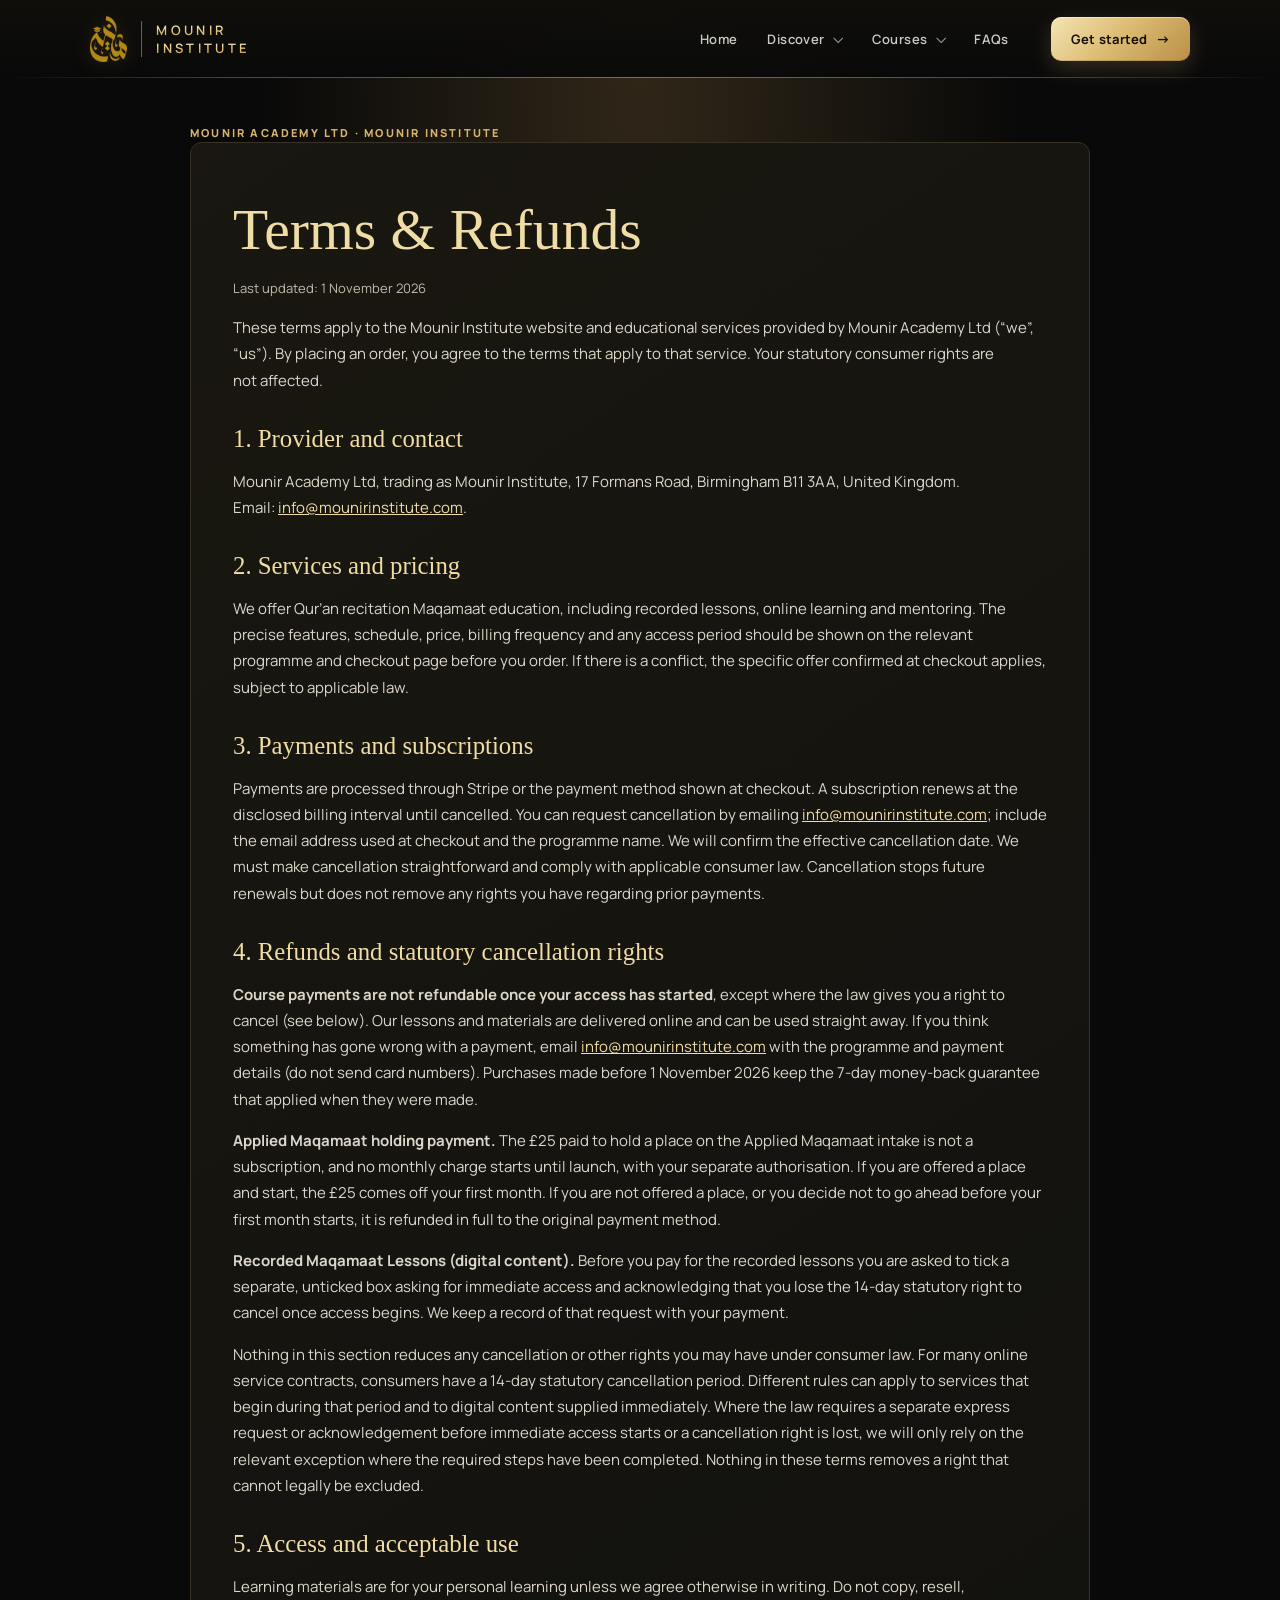
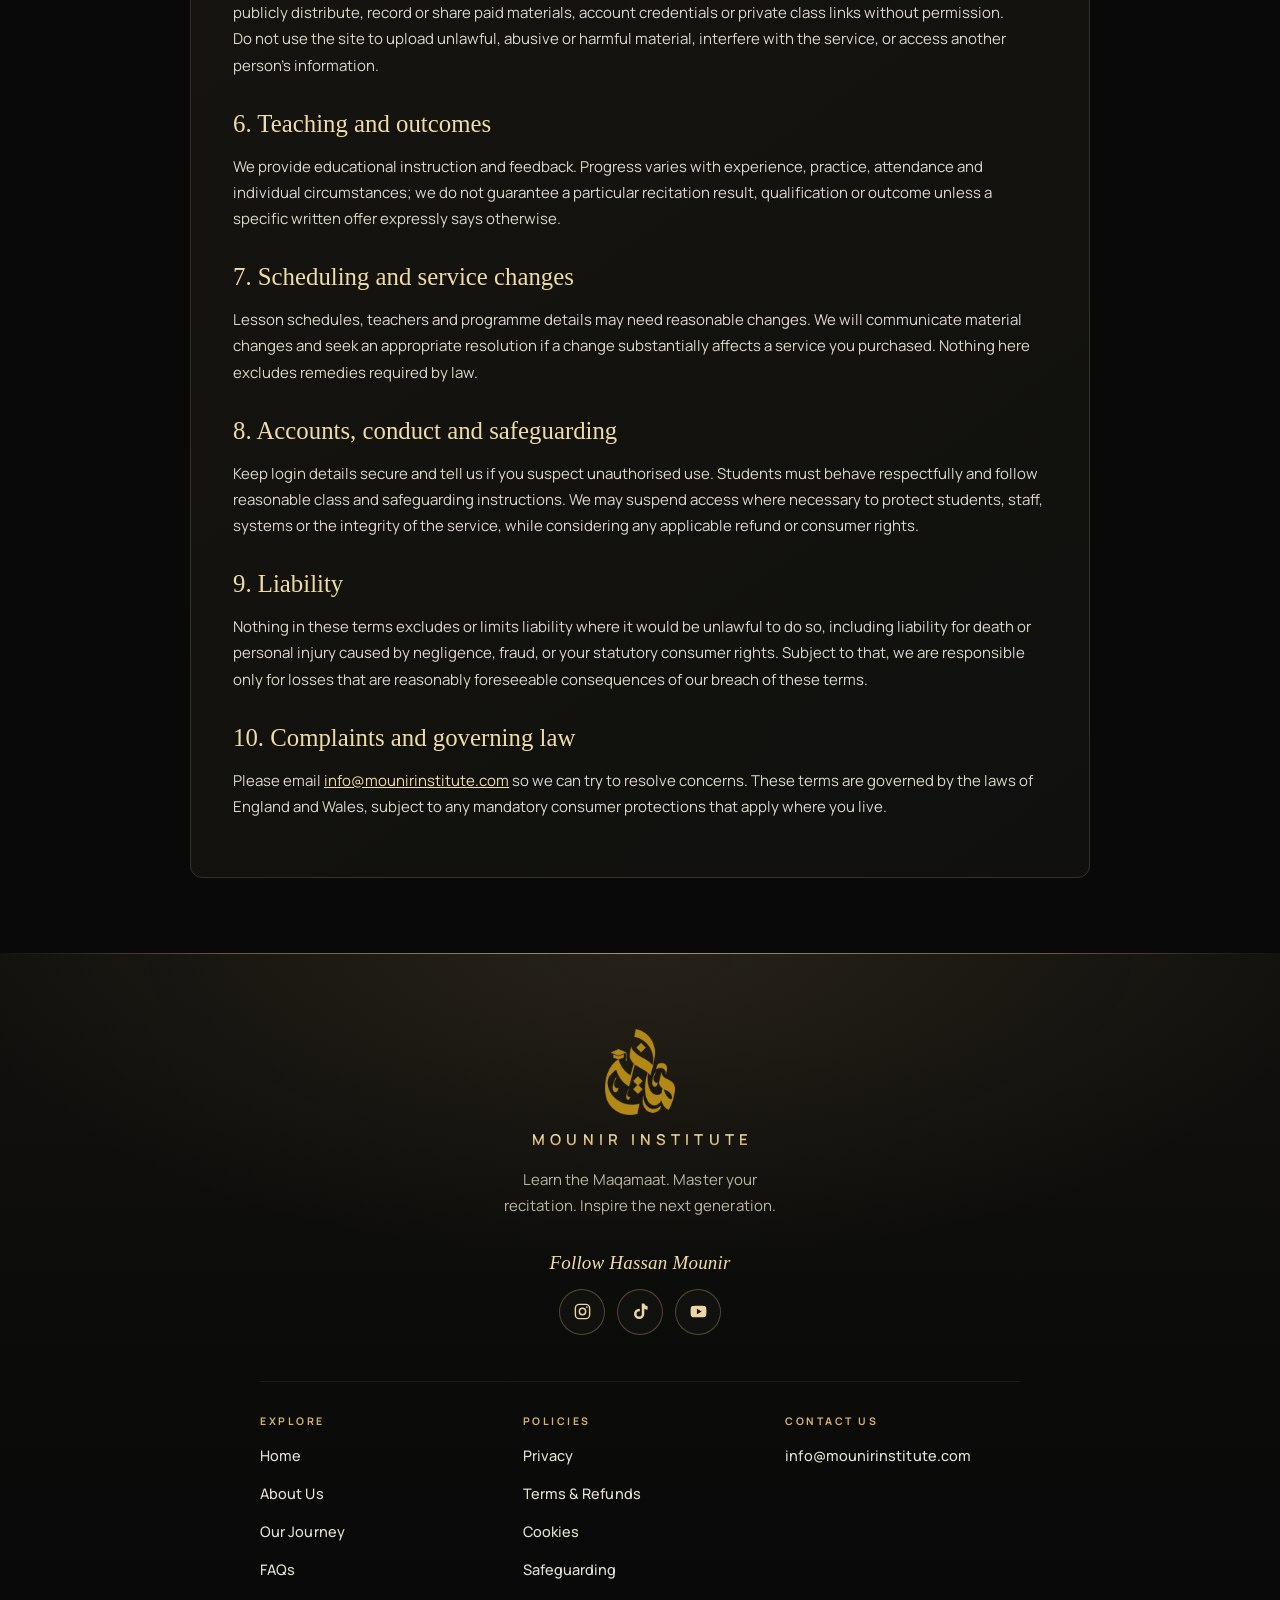
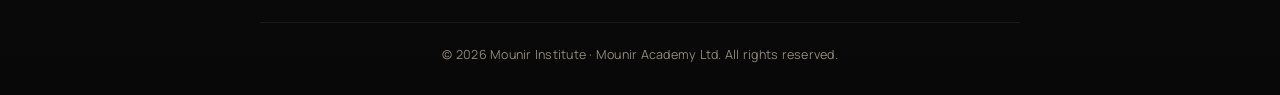
<file: terms.html>
<!doctype html><html lang="en"><head><meta charset="utf-8"><meta name="viewport" content="width=device-width,initial-scale=1">
<link rel="preconnect" href="https://fonts.googleapis.com">
<link rel="preconnect" href="https://fonts.gstatic.com" crossorigin>
<link rel="stylesheet" href="https://fonts.googleapis.com/css2?family=Manrope:wght@400;500;600;700;800&display=swap">
<link rel="stylesheet" href="/assets/site.css?v=20261101j">
<script src="/assets/site.js?v=20261101a" defer></script><meta name="theme-color" content="#090909"><meta name="description" content="Terms for Mounir Institute online Qur’an recitation education, digital lessons and subscriptions."><title>Terms and Refunds | Mounir Institute</title><style>
:root{--bg:#090909;--panel:#141310;--gold:#d7b56d;--light:#f0dca5;--muted:#c1bbad;--line:#383126;--ink:#f7f4ec}
*{box-sizing:border-box}body{margin:0;background:radial-gradient(ellipse at 50% 0%,#302718 0,transparent 42%),var(--bg);color:var(--ink);font:15px/1.75 Inter,ui-sans-serif,system-ui,-apple-system,BlinkMacSystemFont,"Segoe UI",sans-serif}a{color:var(--light)}header{border-bottom:1px solid #4a3d27;padding:18px max(22px,calc((100% - 980px)/2));display:flex;align-items:center;justify-content:space-between;gap:16px}.brand{font-weight:750;letter-spacing:.13em;color:var(--light);text-decoration:none;font-size:13px}.home{font-size:13px;text-decoration:none;color:#e8dfcd}main{width:min(900px,calc(100% - 36px));margin:45px auto 75px}.eyebrow{color:var(--gold);font-size:11px;font-weight:800;letter-spacing:.2em;text-transform:uppercase}h1,h2{font-family:Georgia,"Times New Roman",serif;font-weight:400;line-height:1.2}h1{font-size:clamp(2.2rem,6vw,3.6rem);color:var(--light);margin:10px 0 12px}h2{font-size:1.55rem;color:var(--light);margin:30px 0 8px}.updated{color:var(--muted);font-size:13px}.panel{border:1px solid var(--line);border-radius:12px;background:linear-gradient(145deg,#191710,#10100e);padding:clamp(22px,5vw,42px)}p,li{color:#ddd7cb}li{margin:7px 0}.note{border-left:3px solid var(--gold);padding:10px 15px;background:#d7b56d0d;color:#e4dccb;margin:22px 0}.footer{border-top:1px solid #ffffff18;padding:22px;text-align:center;color:#aaa;font-size:12px}.footer a{margin:0 8px;text-decoration:none}
</style><link rel="icon" href="/assets/icons/favicon-v3.ico" sizes="48x48"><link rel="icon" type="image/png" sizes="192x192" href="/assets/icons/icon-192-v3.png"><link rel="apple-touch-icon" href="/assets/icons/apple-touch-icon-v3.png"><style id="mi-shared-brand-2026">.site-topbar .topbar-logo{display:flex!important;align-items:center!important;gap:12px!important;text-decoration:none!important}.site-topbar .topbar-logo img{display:block!important;width:76px!important;height:68px!important;min-width:76px!important;max-width:76px!important;max-height:68px!important;object-fit:contain!important;mix-blend-mode:normal!important;margin:0!important}.site-topbar .topbar-brand-name{display:flex!important;flex-direction:column!important;align-items:flex-start!important;justify-content:center!important;gap:0!important;margin:0!important;padding:0 0 0 12px!important;border:0!important;border-left:1px solid rgba(215,181,109,.6)!important;white-space:nowrap!important}.site-topbar .topbar-brand-name span{display:block!important;font-family:Inter,ui-sans-serif,system-ui,sans-serif!important;font-size:17px!important;font-weight:500!important;letter-spacing:.045em!important;line-height:1.13!important;text-transform:uppercase!important;color:#e9d7b1!important}.mi-footer .mi-footer-logo{display:block!important;width:clamp(105px,16vw,155px)!important;height:auto!important;max-height:155px!important;object-fit:contain!important;margin:0 auto 18px!important;mix-blend-mode:normal!important}.mi-footer .mi-footer-title{font-family:Inter,ui-sans-serif,system-ui,sans-serif!important;font-size:clamp(19px,3vw,25px)!important;font-weight:600!important;letter-spacing:.14em!important;color:#e8d3a0!important;text-align:center!important;margin:0 0 9px!important}@media(max-width:760px){.site-topbar .topbar-logo img{width:58px!important;height:56px!important;min-width:58px!important;max-width:58px!important;max-height:56px!important}.site-topbar .topbar-brand-name{padding-left:8px!important}.site-topbar .topbar-brand-name span{font-size:14px!important}}@media(max-width:390px){.site-topbar .topbar-logo img{width:48px!important;height:48px!important;min-width:48px!important;max-width:48px!important;max-height:48px!important}.site-topbar .topbar-brand-name{padding-left:6px!important}.site-topbar .topbar-brand-name span{font-size:12px!important}}</style></head><body><header class="site-topbar" id="top"><div class="topbar-inner"><a class="topbar-logo" href="index.html#top" aria-label="Mounir Institute home"><img src="/assets/mounir-emblem.webp?v=20261031" alt="Mounir Institute" width="388" height="480" decoding="async"><span class="topbar-brand-name"><span>Mounir</span><span>Institute</span></span></a><nav class="topbar-links" aria-label="Main navigation"><a href="index.html#top">Home</a><details class="topbar-dropdown"><summary>Discover <span aria-hidden="true">⌄</span></summary><div class="topbar-menu"><a href="index.html#approach">Our approach</a><a href="index.html#teachers">Learning journey</a><a href="index.html#testimonials">Student stories</a></div></details><details class="topbar-dropdown"><summary>Courses <span aria-hidden="true">⌄</span></summary><div class="topbar-menu"><a href="index.html#programmes">Explore our programmes</a><a href="index.html#journey">Find your learning path</a><a href="assessment.html">Apply for Maqamaat Mastery</a></div></details><a href="index.html#faq">FAQs</a></nav><a class="topbar-cta" href="index.html#journey">Get started <span aria-hidden="true">→</span></a></div></header><main><div class="eyebrow">Mounir Academy Ltd · Mounir Institute</div>
<section class="panel"><h1>Terms & Refunds</h1><p class="updated">Last updated: 1 November 2026</p>
<p>These terms apply to the Mounir Institute website and educational services provided by Mounir Academy Ltd (“we”, “us”). By placing an order, you agree to the terms that apply to that service. Your statutory consumer rights are not affected.</p>
<h2>1. Provider and contact</h2><p>Mounir Academy Ltd, trading as Mounir Institute, 17 Formans Road, Birmingham B11 3AA, United Kingdom. Email: <a href="mailto:info@mounirinstitute.com">info@mounirinstitute.com</a>.</p>
<h2>2. Services and pricing</h2><p>We offer Qur’an recitation Maqamaat education, including recorded lessons, online learning and mentoring. The precise features, schedule, price, billing frequency and any access period should be shown on the relevant programme and checkout page before you order. If there is a conflict, the specific offer confirmed at checkout applies, subject to applicable law.</p>
<h2>3. Payments and subscriptions</h2><p>Payments are processed through Stripe or the payment method shown at checkout. A subscription renews at the disclosed billing interval until cancelled. You can request cancellation by emailing <a href="mailto:info@mounirinstitute.com">info@mounirinstitute.com</a>; include the email address used at checkout and the programme name. We will confirm the effective cancellation date. We must make cancellation straightforward and comply with applicable consumer law. Cancellation stops future renewals but does not remove any rights you have regarding prior payments.</p>
<h2>4. Refunds and statutory cancellation rights</h2><p><strong>Course payments are not refundable once your access has started</strong>, except where the law gives you a right to cancel (see below). Our lessons and materials are delivered online and can be used straight away. If you think something has gone wrong with a payment, email <a href="mailto:info@mounirinstitute.com">info@mounirinstitute.com</a> with the programme and payment details (do not send card numbers). Purchases made before 1 November 2026 keep the 7-day money-back guarantee that applied when they were made.</p><p><strong>Applied Maqamaat holding payment.</strong> The £25 paid to hold a place on the Applied Maqamaat intake is not a subscription, and no monthly charge starts until launch, with your separate authorisation. If you are offered a place and start, the £25 comes off your first month. If you are not offered a place, or you decide not to go ahead before your first month starts, it is refunded in full to the original payment method.</p><p><strong>Recorded Maqamaat Lessons (digital content).</strong> Before you pay for the recorded lessons you are asked to tick a separate, unticked box asking for immediate access and acknowledging that you lose the 14-day statutory right to cancel once access begins. We keep a record of that request with your payment.</p><p>Nothing in this section reduces any cancellation or other rights you may have under consumer law. For many online service contracts, consumers have a 14-day statutory cancellation period. Different rules can apply to services that begin during that period and to digital content supplied immediately. Where the law requires a separate express request or acknowledgement before immediate access starts or a cancellation right is lost, we will only rely on the relevant exception where the required steps have been completed. Nothing in these terms removes a right that cannot legally be excluded.</p><h2>5. Access and acceptable use</h2><p>Learning materials are for your personal learning unless we agree otherwise in writing. Do not copy, resell, publicly distribute, record or share paid materials, account credentials or private class links without permission. Do not use the site to upload unlawful, abusive or harmful material, interfere with the service, or access another person’s information.</p>
<h2>6. Teaching and outcomes</h2><p>We provide educational instruction and feedback. Progress varies with experience, practice, attendance and individual circumstances; we do not guarantee a particular recitation result, qualification or outcome unless a specific written offer expressly says otherwise.</p>
<h2>7. Scheduling and service changes</h2><p>Lesson schedules, teachers and programme details may need reasonable changes. We will communicate material changes and seek an appropriate resolution if a change substantially affects a service you purchased. Nothing here excludes remedies required by law.</p>
<h2>8. Accounts, conduct and safeguarding</h2><p>Keep login details secure and tell us if you suspect unauthorised use. Students must behave respectfully and follow reasonable class and safeguarding instructions. We may suspend access where necessary to protect students, staff, systems or the integrity of the service, while considering any applicable refund or consumer rights.</p>
<h2>9. Liability</h2><p>Nothing in these terms excludes or limits liability where it would be unlawful to do so, including liability for death or personal injury caused by negligence, fraud, or your statutory consumer rights. Subject to that, we are responsible only for losses that are reasonably foreseeable consequences of our breach of these terms.</p>
<h2>10. Complaints and governing law</h2><p>Please email <a href="mailto:info@mounirinstitute.com">info@mounirinstitute.com</a> so we can try to resolve concerns. These terms are governed by the laws of England and Wales, subject to any mandatory consumer protections that apply where you live.</p></section></main><footer class="footer mi-footer mi-foot" id="contact"><div class="mf-inner">
<a class="mf-brand" href="index.html#top" aria-label="Mounir Institute home"><img src="/assets/mounir-emblem.webp?v=20261031" alt="" width="388" height="480" loading="lazy" decoding="async"><span class="mf-name">Mounir Institute</span></a>
<p class="mf-tagline">Learn the Maqamaat. Master your recitation. Inspire the next generation.</p>
<div class="mf-follow"><span class="mf-follow-label">Follow Hassan Mounir</span><nav class="mf-social" aria-label="Follow Hassan Mounir"><a href="https://www.instagram.com/hassanmounirofficial/" target="_blank" rel="noopener noreferrer" aria-label="Instagram"><svg class="mf-stroke" viewBox="0 0 24 24" fill="none" stroke="currentColor" stroke-width="1.8" aria-hidden="true"><rect x="3" y="3" width="18" height="18" rx="5"/><circle cx="12" cy="12" r="4"/><circle cx="17.5" cy="6.5" r="1" fill="currentColor" stroke="none"/></svg></a><a href="https://www.tiktok.com/@hassanmounirofficial" target="_blank" rel="noopener noreferrer" aria-label="TikTok"><svg class="mf-fill" viewBox="0 0 24 24" fill="currentColor" aria-hidden="true"><path d="M16.7 2h-3.1v13.1a3.3 3.3 0 1 1-3.3-3.3c.3 0 .6 0 .9.1V8.7a7 7 0 0 0-.9-.1 6.5 6.5 0 1 0 6.5 6.5V8.5a8.2 8.2 0 0 0 4.2 1.2V5.4A5 5 0 0 1 16.7 2Z"/></svg></a><a href="https://www.youtube.com/@Mounir.institute" target="_blank" rel="noopener noreferrer" aria-label="YouTube"><svg class="mf-fill" viewBox="0 0 24 24" fill="currentColor" aria-hidden="true"><path d="M21.6 7.1a2.7 2.7 0 0 0-1.9-1.9C18 4.7 12 4.7 12 4.7s-6 0-7.7.5a2.7 2.7 0 0 0-1.9 1.9C2 8.8 2 12 2 12s0 3.2.4 4.9a2.7 2.7 0 0 0 1.9 1.9c1.7.5 7.7.5 7.7.5s6 0 7.7-.5a2.7 2.7 0 0 0 1.9-1.9c.4-1.7.4-4.9.4-4.9s0-3.2-.4-4.9ZM10 15.5v-7l6 3.5-6 3.5Z"/></svg></a></nav></div>
<nav class="mf-links" aria-label="Footer navigation"><div class="mf-col"><span class="mf-col-title">Explore</span><a href="index.html#top">Home</a><a href="index.html#approach">About Us</a><a href="index.html#teachers">Our Journey</a><a href="index.html#faq">FAQs</a></div><div class="mf-col"><span class="mf-col-title">Policies</span><a href="privacy.html">Privacy</a><a href="terms.html">Terms &amp; Refunds</a><a href="cookies.html">Cookies</a><a href="safeguarding.html">Safeguarding</a></div><div class="mf-col mf-contact"><span class="mf-col-title">Contact Us</span><a href="mailto:info@mounirinstitute.com">info@mounirinstitute.com</a></div></nav>
<div class="mf-bottom">© <span id="year">2026</span> Mounir Institute · Mounir Academy Ltd. All rights reserved.</div>
</div></footer></body></html>
</file>
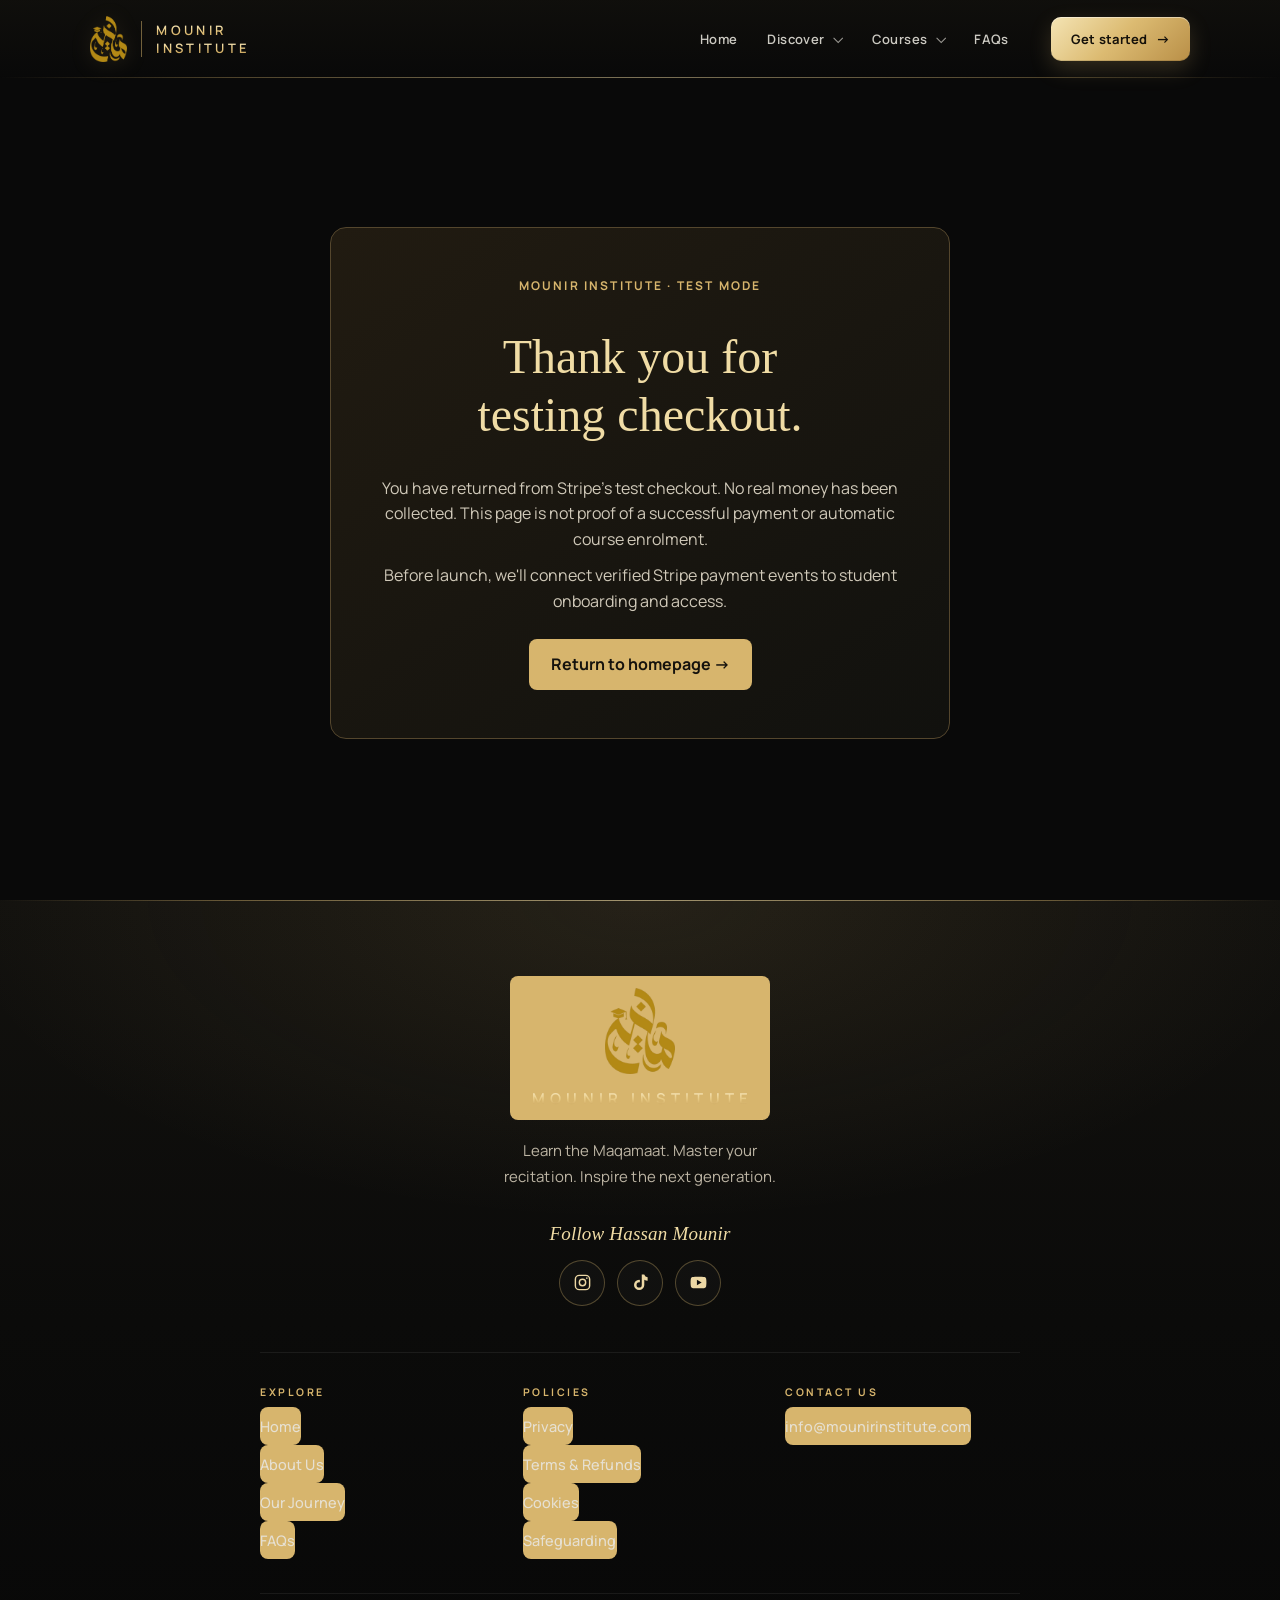
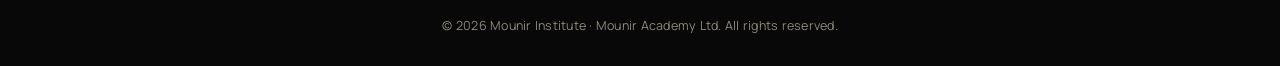
<file: thank-you.html>
<!doctype html><html lang="en"><head><meta charset="utf-8"><meta name="viewport" content="width=device-width, initial-scale=1">
<meta name="theme-color" content="#090909">
<link rel="preconnect" href="https://fonts.googleapis.com">
<link rel="preconnect" href="https://fonts.gstatic.com" crossorigin>
<link rel="stylesheet" href="https://fonts.googleapis.com/css2?family=Manrope:wght@400;500;600;700;800&display=swap">
<link rel="stylesheet" href="/assets/site.css?v=20261101j">
<script src="/assets/site.js?v=20261101a" defer></script><meta name="robots" content="noindex"><title>Checkout Test | Mounir Institute</title>


<style>:root{color-scheme:dark}*{box-sizing:border-box}body{margin:0;min-height:100vh;display:grid;place-items:center;background:#090909;color:#f7f4ec;font:16px/1.7 system-ui,sans-serif;padding:24px}.card{max-width:620px;border:1px solid #54462d;border-radius:16px;background:linear-gradient(145deg,#211b11,#11110e);padding:clamp(24px,6vw,48px);text-align:center}h1{font:normal clamp(2rem,5vw,3rem)/1.2 Georgia,serif;color:#f0dca5}a{display:inline-block;background:#d7b56d;color:#15120d;text-decoration:none;border-radius:8px;padding:12px 22px;font-weight:700;margin-top:14px}.tag{letter-spacing:.18em;text-transform:uppercase;font-size:.75rem;color:#d7b56d;font-weight:700}p{color:#d0c9b9}</style><style id="canonical-header-consistency">
/* One canonical header style across every section/page, matching the landing-page header. */
.site-topbar{
  font-family:var(--font-ui,Inter,ui-sans-serif,system-ui,-apple-system,BlinkMacSystemFont,"Segoe UI",sans-serif)!important;
  background:#0b0a08!important;border-bottom:1px solid #57452966!important;
}
.site-topbar .topbar-inner{
  width:100%!important;max-width:1160px!important;min-height:78px!important;
  margin:0 auto!important;padding:5px 22px!important;
  display:flex!important;align-items:center!important;gap:clamp(12px,2vw,24px)!important;
}
.site-topbar .topbar-logo{
  display:flex!important;align-items:center!important;gap:12px!important;
  flex:none!important;min-width:0!important;text-decoration:none!important;
}
.site-topbar .topbar-logo img{
  display:block!important;width:76px!important;height:68px!important;
  min-width:76px!important;max-width:76px!important;max-height:68px!important;
  flex:0 0 76px!important;object-fit:contain!important;object-position:center!important;
  margin:0!important;mix-blend-mode:normal!important;
}
.site-topbar .topbar-brand-name{
  display:flex!important;flex-direction:column!important;align-items:flex-start!important;
  justify-content:center!important;gap:2px!important;
  height:auto!important;min-height:0!important;width:auto!important;min-width:0!important;
  margin:0!important;padding:0 0 0 12px!important;
  border:0!important;border-left:1px solid rgba(215,181,109,.6)!important;
  color:#e8d3a0!important;font-family:var(--font-ui,Inter,ui-sans-serif,system-ui,sans-serif)!important;
  font-size:17px!important;font-weight:750!important;letter-spacing:-.045em!important;
  line-height:1.1!important;text-align:left!important;text-transform:none!important;white-space:nowrap!important;
}
.site-topbar .topbar-brand-name span{
  display:block!important;width:auto!important;font:inherit!important;
  font-size:inherit!important;font-weight:inherit!important;letter-spacing:inherit!important;
  line-height:inherit!important;text-align:left!important;text-transform:none!important;color:inherit!important;
}
.site-topbar .topbar-brand-name span+span:before{content:none!important}
.site-topbar .topbar-links{
  display:flex!important;align-items:center!important;justify-content:center!important;
  gap:clamp(10px,1.6vw,22px)!important;margin-left:auto!important;
}
.site-topbar .topbar-links>a,
.site-topbar .topbar-dropdown>summary{
  font-family:var(--font-ui,Inter,ui-sans-serif,system-ui,sans-serif)!important;
  font-size:12px!important;font-weight:700!important;letter-spacing:-.01em!important;
  line-height:1.35!important;color:#e9e0ce!important;text-decoration:none!important;
}
.site-topbar .topbar-cta{
  font-family:var(--font-ui,Inter,ui-sans-serif,system-ui,sans-serif)!important;
  font-size:12px!important;font-weight:800!important;border-radius:6px!important;padding:11px 15px!important;
}
.site-topbar .topbar-menu{font-family:var(--font-ui,Inter,ui-sans-serif,system-ui,sans-serif)!important;border-radius:10px!important}
.site-topbar .topbar-menu a{font-family:inherit!important;font-size:12px!important;font-weight:600!important}
@media(max-width:760px){
 .site-topbar .topbar-inner{min-height:65px!important;padding:6px 12px!important;gap:8px!important}
 .site-topbar .topbar-logo{gap:8px!important}
 .site-topbar .topbar-logo img{width:55px!important;height:55px!important;min-width:55px!important;max-width:55px!important;max-height:55px!important;flex-basis:55px!important}
 .site-topbar .topbar-brand-name{font-size:13px!important;letter-spacing:-.035em!important;padding-left:8px!important;gap:1px!important}
 .site-topbar .topbar-links{gap:6px!important}
 .site-topbar .topbar-links>a,.site-topbar .topbar-dropdown>summary{font-size:10px!important;font-weight:700!important}
 .site-topbar .topbar-cta{font-size:10px!important;padding:7px 9px!important}
}
@media(max-width:390px){
 .site-topbar .topbar-inner{padding-left:9px!important;padding-right:9px!important;gap:6px!important}
 .site-topbar .topbar-logo img{width:48px!important;height:48px!important;min-width:48px!important;max-width:48px!important;max-height:48px!important;flex-basis:48px!important}
 .site-topbar .topbar-brand-name{font-size:11px!important;padding-left:6px!important}
 .site-topbar .topbar-links{gap:5px!important}
 .site-topbar .topbar-links>a,.site-topbar .topbar-dropdown>summary{font-size:9px!important}
}
</style>
<style id="exact-homepage-header-brand-2026">
/* Shared homepage wordmark: original gold emblem, slim divider, Mounir / INSTITUTE. */
.site-topbar .topbar-logo{display:flex!important;align-items:center!important;gap:1px!important;text-decoration:none!important}
.site-topbar .topbar-logo img{display:block!important;width:70px!important;height:64px!important;min-width:70px!important;max-width:70px!important;max-height:64px!important;flex:0 0 70px!important;object-fit:contain!important;mix-blend-mode:normal!important;margin:0!important}
.site-topbar .topbar-brand-name{display:flex!important;flex-direction:column!important;align-items:flex-start!important;justify-content:center!important;gap:2px!important;height:auto!important;min-height:51px!important;margin:0!important;padding:0 0 0 12px!important;border:0!important;border-left:1px solid rgba(215,181,109,.65)!important;font-family:Georgia,'Times New Roman',serif!important;color:#e8d3a0!important;font-weight:400!important;letter-spacing:0!important;line-height:1.05!important;text-align:left!important;text-transform:none!important;white-space:nowrap!important}
.site-topbar .topbar-brand-name span{display:block!important;width:auto!important;font-family:Georgia,'Times New Roman',serif!important;color:#e8d3a0!important;text-align:left!important;white-space:nowrap!important;text-transform:none!important}
.site-topbar .topbar-brand-name span:first-child{font-size:23px!important;font-weight:400!important;letter-spacing:0!important;line-height:1.05!important}
.site-topbar .topbar-brand-name span:last-child{font-family:Inter,ui-sans-serif,system-ui,sans-serif!important;font-size:13px!important;font-weight:400!important;letter-spacing:.15em!important;line-height:1.1!important;text-transform:uppercase!important}
.site-topbar .topbar-brand-name span+span:before{content:none!important}
@media(max-width:760px){.site-topbar .topbar-logo{gap:1px!important}.site-topbar .topbar-logo img{width:70px!important;height:64px!important;min-width:70px!important;max-width:70px!important;max-height:64px!important;flex-basis:70px!important}.site-topbar .topbar-brand-name{min-height:48px!important;padding-left:11px!important}.site-topbar .topbar-brand-name span:first-child{font-size:22px!important}.site-topbar .topbar-brand-name span:last-child{font-size:12px!important}}
@media(max-width:390px){.site-topbar .topbar-logo img{width:58px!important;height:56px!important;min-width:58px!important;max-width:58px!important;max-height:56px!important;flex-basis:58px!important}.site-topbar .topbar-brand-name{padding-left:8px!important}.site-topbar .topbar-brand-name span:first-child{font-size:19px!important}.site-topbar .topbar-brand-name span:last-child{font-size:10px!important}}
</style>
<link rel="icon" href="/assets/icons/favicon-v3.ico" sizes="48x48"><link rel="icon" type="image/png" sizes="192x192" href="/assets/icons/icon-192-v3.png"><link rel="apple-touch-icon" href="/assets/icons/apple-touch-icon-v3.png"><style id="mi-shared-brand-2026">.site-topbar .topbar-logo{display:flex!important;align-items:center!important;gap:12px!important;text-decoration:none!important}.site-topbar .topbar-logo img{display:block!important;width:76px!important;height:68px!important;min-width:76px!important;max-width:76px!important;max-height:68px!important;object-fit:contain!important;mix-blend-mode:normal!important;margin:0!important}.site-topbar .topbar-brand-name{display:flex!important;flex-direction:column!important;align-items:flex-start!important;justify-content:center!important;gap:0!important;margin:0!important;padding:0 0 0 12px!important;border:0!important;border-left:1px solid rgba(215,181,109,.6)!important;white-space:nowrap!important}.site-topbar .topbar-brand-name span{display:block!important;font-family:Inter,ui-sans-serif,system-ui,sans-serif!important;font-size:17px!important;font-weight:500!important;letter-spacing:.045em!important;line-height:1.13!important;text-transform:uppercase!important;color:#e9d7b1!important}.mi-footer .mi-footer-logo{display:block!important;width:clamp(105px,16vw,155px)!important;height:auto!important;max-height:155px!important;object-fit:contain!important;margin:0 auto 18px!important;mix-blend-mode:normal!important}.mi-footer .mi-footer-title{font-family:Inter,ui-sans-serif,system-ui,sans-serif!important;font-size:clamp(19px,3vw,25px)!important;font-weight:600!important;letter-spacing:.14em!important;color:#e8d3a0!important;text-align:center!important;margin:0 0 9px!important}@media(max-width:760px){.site-topbar .topbar-logo img{width:58px!important;height:56px!important;min-width:58px!important;max-width:58px!important;max-height:56px!important}.site-topbar .topbar-brand-name{padding-left:8px!important}.site-topbar .topbar-brand-name span{font-size:14px!important}}@media(max-width:390px){.site-topbar .topbar-logo img{width:48px!important;height:48px!important;min-width:48px!important;max-width:48px!important;max-height:48px!important}.site-topbar .topbar-brand-name{padding-left:6px!important}.site-topbar .topbar-brand-name span{font-size:12px!important}}</style><style id="dropdown-stability-final">.site-topbar,.site-topbar .topbar-inner,.site-topbar .topbar-links,.site-topbar .topbar-dropdown{overflow:visible!important}.site-topbar .topbar-dropdown{position:relative!important;isolation:auto!important}.site-topbar .topbar-dropdown>.topbar-menu{top:100%!important;z-index:9999!important;display:flex!important;opacity:0;visibility:hidden;pointer-events:none;transform:translateY(-7px)!important;transition:opacity .2s ease,transform .24s ease,visibility .2s!important}.site-topbar .topbar-dropdown[open]>.topbar-menu{opacity:1!important;visibility:visible!important;pointer-events:auto!important;transform:translateY(0)!important}.site-topbar .topbar-dropdown>summary{cursor:pointer;list-style:none}.site-topbar .topbar-dropdown>summary::-webkit-details-marker{display:none}.site-topbar .topbar-dropdown[open]>summary span{transform:rotate(180deg)}@media(max-width:760px){.site-topbar .topbar-dropdown>.topbar-menu{left:50%!important;right:auto!important;transform:translate(-50%,-7px)!important}.site-topbar .topbar-dropdown[open]>.topbar-menu{transform:translate(-50%,0)!important}.site-topbar .topbar-dropdown:last-of-type>.topbar-menu{left:auto!important;right:0!important;transform:translateY(-7px)!important}.site-topbar .topbar-dropdown:last-of-type[open]>.topbar-menu{transform:translateY(0)!important}}@media(prefers-reduced-motion:reduce){.site-topbar .topbar-dropdown>.topbar-menu{transition:none!important}}</style></head><body style="display:block;padding:0"><div style="min-height:100vh"><header class="site-topbar" id="top"><div class="topbar-inner"><a class="topbar-logo" href="index.html#top" aria-label="Mounir Institute home"><img src="/assets/mounir-emblem.webp?v=20261031" alt="Mounir Institute" width="388" height="480" decoding="async"><span class="topbar-brand-name"><span>Mounir</span><span>Institute</span></span></a><nav class="topbar-links" aria-label="Main navigation"><a href="index.html#top">Home</a><details class="topbar-dropdown"><summary>Discover <span aria-hidden="true">⌄</span></summary><div class="topbar-menu"><a href="index.html#approach">Our approach</a><a href="index.html#teachers">Learning journey</a><a href="index.html#testimonials">Student stories</a></div></details><details class="topbar-dropdown"><summary>Courses <span aria-hidden="true">⌄</span></summary><div class="topbar-menu"><a href="index.html#programmes">Explore our programmes</a><a href="index.html#journey">Find your learning path</a><a href="assessment.html">Apply for Maqamaat Mastery</a></div></details><a href="index.html#faq">FAQs</a></nav><a class="topbar-cta" href="index.html#journey">Get started <span aria-hidden="true">→</span></a></div></header><div style="min-height:calc(100vh - 90px);display:grid;place-items:center;padding:24px"><main class="card"><div class="tag">Mounir Institute · Test mode</div><h1>Thank you for testing checkout.</h1><p>You have returned from Stripe's test checkout. No real money has been collected. This page is not proof of a successful payment or automatic course enrolment.</p><p>Before launch, we'll connect verified Stripe payment events to student onboarding and access.</p><a href="index.html#top">Return to homepage →</a></main></div></div><style id="shared-homepage-header-exact-final">
/* Identical branding across every page: same asset, divider, typography and sizing. */
.site-topbar .topbar-logo{display:flex!important;align-items:center!important;gap:1px!important;text-decoration:none!important;flex:none!important}
.site-topbar .topbar-logo img{display:block!important;width:70px!important;height:64px!important;min-width:70px!important;max-width:70px!important;max-height:64px!important;flex:0 0 70px!important;object-fit:contain!important;object-position:center!important;margin:0!important;mix-blend-mode:normal!important}
.site-topbar .topbar-brand-name{display:flex!important;flex-direction:column!important;align-items:flex-start!important;justify-content:center!important;gap:2px!important;width:auto!important;height:auto!important;min-height:48px!important;margin:0!important;padding:0 0 0 11px!important;border:0!important;border-left:1px solid rgba(215,181,109,.65)!important;white-space:nowrap!important;text-align:left!important;text-transform:none!important;color:#e8d3a0!important}
.site-topbar .topbar-brand-name span{display:block!important;width:auto!important;text-align:left!important;white-space:nowrap!important;color:#e8d3a0!important}
.site-topbar .topbar-brand-name span:first-child{font-family:Georgia,'Times New Roman',serif!important;font-size:22px!important;font-weight:400!important;letter-spacing:0!important;line-height:1.05!important;text-transform:none!important}
.site-topbar .topbar-brand-name span:last-child{font-family:Inter,ui-sans-serif,system-ui,sans-serif!important;font-size:12px!important;font-weight:400!important;letter-spacing:.15em!important;line-height:1.1!important;text-transform:uppercase!important}
.site-topbar .topbar-brand-name span+span:before{content:none!important}
@media(max-width:390px){.site-topbar .topbar-logo img{width:58px!important;height:56px!important;min-width:58px!important;max-width:58px!important;max-height:56px!important;flex-basis:58px!important}.site-topbar .topbar-brand-name{padding-left:8px!important}.site-topbar .topbar-brand-name span:first-child{font-size:19px!important}.site-topbar .topbar-brand-name span:last-child{font-size:10px!important}}
</style>
<!-- Exact homepage header CSS copied verbatim, in original cascade order -->
<style id="site-top-navigation">
.site-topbar{position:relative;z-index:100;background:#0b0a08;border-bottom:1px solid #57452966}.topbar-inner{max-width:1160px;margin:auto;min-height:77px;padding:7px 22px;display:flex;align-items:center;gap:24px}.topbar-logo{display:flex;align-items:center;flex:none}.topbar-logo img{display:block;width:106px;height:62px;object-fit:contain;mix-blend-mode:screen}.topbar-links{display:flex;align-items:center;justify-content:center;gap:clamp(12px,2vw,28px);margin-left:auto}.topbar-links>a,.topbar-dropdown>summary{font-size:13px;font-weight:600;letter-spacing:.015em;text-decoration:none;color:#e6dfcf;cursor:pointer;white-space:nowrap}.topbar-links>a:hover,.topbar-dropdown>summary:hover{color:var(--gold2)}.topbar-dropdown{position:relative}.topbar-dropdown>summary{list-style:none;padding:13px 0}.topbar-dropdown>summary::-webkit-details-marker{display:none}.topbar-dropdown>summary span{color:var(--gold);margin-left:4px}.topbar-menu{position:absolute;top:100%;left:-16px;min-width:190px;padding:8px;background:#17140e;border:1px solid #5a492c;border-radius:8px;box-shadow:0 18px 35px #000a;display:flex;flex-direction:column}.topbar-menu a{display:block;padding:10px 12px;text-decoration:none;font-size:13px;color:#e6dfcf;border-radius:5px}.topbar-menu a:hover{background:#302616;color:var(--gold2)}.topbar-cta{display:inline-flex;align-items:center;gap:8px;text-decoration:none;background:var(--gold);color:#100e08!important;font-weight:750;font-size:12px;padding:10px 15px;border-radius:5px;white-space:nowrap}.topbar-cta:hover{background:var(--gold2)}html{scroll-padding-top:20px}@media(max-width:760px){.topbar-inner{padding:7px 12px;gap:10px;min-height:65px;flex-wrap:wrap}.topbar-logo img{width:78px;height:49px}.topbar-links{order:3;width:100%;justify-content:space-around;gap:8px;margin:0;padding:0 0 5px}.topbar-links>a,.topbar-dropdown>summary{font-size:11px}.topbar-cta{margin-left:auto;padding:8px 10px;font-size:11px}.topbar-menu{left:50%;transform:translateX(-50%);min-width:160px}.topbar-dropdown:last-of-type .topbar-menu{left:auto;right:-30px;transform:none}}@media(prefers-reduced-motion:reduce){.site-topbar *{scroll-behavior:auto}}
</style>
<style id="larger-branded-header">.topbar-inner{max-width:1250px;min-height:108px;padding:12px 26px;gap:25px}.topbar-logo{gap:12px;text-decoration:none}.topbar-logo img{width:112px;height:82px}.topbar-brand-name{font-family:Georgia,'Times New Roman',serif;color:var(--gold2);font-size:clamp(19px,2vw,25px);letter-spacing:.025em;white-space:nowrap}.topbar-links{gap:clamp(12px,1.8vw,26px)}@media(max-width:760px){.topbar-inner{min-height:85px;padding:9px 13px;gap:8px}.topbar-logo{gap:6px}.topbar-logo img{width:69px;height:60px}.topbar-brand-name{font-size:16px}.topbar-links{gap:7px}}</style>
<style id="header-logo-size-refinement">.topbar-logo img{width:150px;height:105px}.topbar-brand-name{font-size:17px;letter-spacing:.015em}.topbar-inner{min-height:124px}@media(max-width:760px){.topbar-logo img{width:95px;height:75px}.topbar-brand-name{font-size:13px}.topbar-inner{min-height:94px}}</style>
<style id="header-logo-type-refinement-2">.topbar-logo img{width:185px;height:125px}.topbar-brand-name{font-family:Inter,ui-sans-serif,system-ui,sans-serif;font-size:20px;font-weight:600;letter-spacing:.065em;text-transform:uppercase;color:var(--gold2)}.topbar-inner{min-height:140px}@media(max-width:760px){.topbar-logo img{width:112px;height:88px}.topbar-brand-name{font-size:14px;letter-spacing:.035em}.topbar-inner{min-height:105px}}</style>
<style id="header-brand-tight-refinement">.topbar-logo{gap:0!important}.topbar-logo img{width:170px;height:120px;object-fit:contain;object-position:center}.topbar-brand-name{font-family:Georgia,"Times New Roman",serif!important;font-size:21px!important;font-weight:400!important;letter-spacing:.005em!important;text-transform:none!important;color:var(--gold2)!important;margin-left:-17px}@media(max-width:760px){.topbar-logo img{width:104px;height:85px}.topbar-brand-name{font-size:15px!important;margin-left:-11px}}</style>
<style id="header-elegant-brand-final">.topbar-logo{gap:0!important}.topbar-logo img{width:195px!important;height:135px!important;object-fit:contain!important}.topbar-brand-name{font-family:Georgia,"Times New Roman",serif!important;font-size:clamp(19px,1.8vw,23px)!important;font-weight:400!important;font-style:normal!important;letter-spacing:.025em!important;text-transform:none!important;color:#e7ce92!important;margin-left:-23px!important;white-space:nowrap}.topbar-inner{min-height:148px!important}@media(max-width:760px){.topbar-logo img{width:119px!important;height:96px!important}.topbar-brand-name{font-size:15px!important;letter-spacing:.005em!important;margin-left:-15px!important}.topbar-inner{min-height:111px!important}}</style>
<style id="header-two-line-wordmark">.topbar-brand-name{display:flex!important;flex-direction:column!important;align-items:flex-start!important;justify-content:center!important;gap:3px!important;font-family:Georgia,"Times New Roman",serif!important;font-size:24px!important;font-weight:400!important;line-height:1.02!important;letter-spacing:.065em!important;text-transform:none!important;margin-left:-19px!important;color:#ead8ae!important}.topbar-brand-name span:last-child{font-size:.68em;letter-spacing:.22em;text-transform:uppercase;color:var(--gold)}@media(max-width:760px){.topbar-brand-name{font-size:17px!important;gap:2px!important;margin-left:-12px!important}}</style>
<style id="header-brand-divider">.topbar-brand-name{border-left:1px solid rgba(215,181,109,.65);padding-left:19px!important;margin-left:-10px!important;min-height:62px}@media(max-width:760px){.topbar-brand-name{padding-left:11px!important;margin-left:-5px!important;min-height:43px}}</style>
<style id="polished-header-dropdown-motion">
/* Tighter wordmark and a smoother, more deliberate dropdown reveal. */
.site-topbar .topbar-inner{min-height:94px!important;gap:14px!important;padding-top:5px!important;padding-bottom:5px!important}
.site-topbar .topbar-logo{gap:0!important;align-items:center!important}
.site-topbar .topbar-logo img{width:145px!important;height:88px!important;object-fit:contain!important}
.site-topbar .topbar-brand-name{margin-left:-20px!important;padding-left:13px!important;min-height:48px!important;gap:2px!important;font-size:21px!important;line-height:1.02!important}
.site-topbar .topbar-brand-name span:last-child{font-size:.66em!important}
.site-topbar .topbar-dropdown>summary{display:flex;align-items:center;gap:5px;transition:color .2s ease}
.site-topbar .topbar-dropdown>summary span{display:inline-block;transition:transform .28s cubic-bezier(.2,.7,.2,1);font-size:15px}
.site-topbar .topbar-dropdown[open]>summary span{transform:rotate(180deg)}
.site-topbar .topbar-menu{top:calc(100% + 9px);opacity:0;visibility:hidden;pointer-events:none;transform:translateY(-8px) scale(.97);transform-origin:top center;transition:opacity .22s ease,transform .28s cubic-bezier(.2,.7,.2,1),visibility .22s;box-shadow:0 18px 40px #000b,0 0 0 1px #d7b56d0a;min-width:215px;padding:8px;background:linear-gradient(145deg,#201a10,#100f0c);z-index:120}
.site-topbar .topbar-dropdown[open]>.topbar-menu{opacity:1;visibility:visible;pointer-events:auto;transform:translateY(0) scale(1)}
.site-topbar .topbar-menu a{position:relative;overflow:hidden;padding:11px 12px;transition:background .2s ease,color .2s ease,padding-left .2s ease}
.site-topbar .topbar-menu a:before{content:"";position:absolute;left:0;top:20%;height:60%;width:2px;background:var(--gold2);transform:scaleY(0);transition:transform .2s ease}
.site-topbar .topbar-menu a:hover{padding-left:17px;background:linear-gradient(90deg,#3a2b16,#282014);color:var(--gold2)}
.site-topbar .topbar-menu a:hover:before{transform:scaleY(1)}
@media(max-width:760px){
 .site-topbar .topbar-inner{min-height:76px!important;gap:7px!important;padding:5px 12px!important}
 .site-topbar .topbar-logo img{width:88px!important;height:66px!important}
 .site-topbar .topbar-brand-name{font-size:16px!important;margin-left:-12px!important;padding-left:9px!important;min-height:39px!important}
 .site-topbar .topbar-menu{top:calc(100% + 5px);min-width:185px}
}
@media(prefers-reduced-motion:reduce){
 .site-topbar .topbar-menu,.site-topbar .topbar-menu a,.site-topbar .topbar-dropdown>summary span{transition:none!important}
}
</style>
<style id="logo-with-inline-wordmark">
/* Use a square image box for the circular seal, then place the wordmark beside it. */
.site-topbar .topbar-logo{display:flex!important;align-items:center!important;gap:10px!important;flex:none!important;min-width:0!important}
.site-topbar .topbar-logo img{display:block!important;width:112px!important;height:112px!important;max-width:none!important;max-height:none!important;object-fit:contain!important;flex:0 0 112px!important}
.site-topbar .topbar-brand-name{display:block!important;white-space:nowrap!important;flex:none!important;flex-direction:row!important;border:0!important;border-left:1px solid rgba(215,181,109,.65)!important;padding:0 0 0 14px!important;margin:0!important;min-height:0!important;gap:0!important;font-family:Georgia,"Times New Roman",serif!important;font-size:21px!important;font-weight:400!important;line-height:1.1!important;letter-spacing:.025em!important;color:#ead8ae!important}
.site-topbar .topbar-brand-name span{display:inline!important;font:inherit!important;letter-spacing:inherit!important;text-transform:none!important;color:inherit!important}
.site-topbar .topbar-brand-name span+span:before{content:" ";white-space:pre}
.site-topbar .topbar-inner{min-height:96px!important;gap:16px!important}
@media(max-width:760px){
 .site-topbar .topbar-inner{min-height:74px!important;gap:7px!important}
 .site-topbar .topbar-logo{gap:5px!important}
 .site-topbar .topbar-logo img{width:70px!important;height:70px!important;flex-basis:70px!important}
 .site-topbar .topbar-brand-name{font-size:15px!important;padding-left:8px!important;letter-spacing:0!important}
}
@media(max-width:390px){
 .site-topbar .topbar-logo img{width:60px!important;height:60px!important;flex-basis:60px!important}
 .site-topbar .topbar-brand-name{font-size:13px!important;padding-left:7px!important}
}
</style>
<style id="unified-brand-header">.site-topbar .topbar-logo{display:inline-flex!important;align-items:center!important;gap:0!important;text-decoration:none!important;flex-shrink:0}.site-topbar .topbar-logo img{width:104px!important;height:100px!important;object-fit:contain!important;mix-blend-mode:normal!important;margin:0!important}.site-topbar .topbar-brand-name{display:flex!important;flex-direction:column!important;justify-content:center!important;border-left:1px solid #d7b56d!important;padding-left:16px!important;margin-left:9px!important;font-family:Georgia,serif!important;font-size:22px!important;line-height:1.12!important;letter-spacing:.025em!important;text-transform:none!important;color:#e7ce92!important;font-weight:400!important}.site-topbar .topbar-inner{gap:16px!important}@media(max-width:760px){.site-topbar .topbar-logo img{width:65px!important;height:69px!important}.site-topbar .topbar-brand-name{font-size:15px!important;padding-left:9px!important;margin-left:5px!important}.site-topbar .topbar-inner{gap:8px!important}}</style>
<style id="header-logo-final-layout">.site-topbar .topbar-logo{display:inline-flex!important;align-items:center!important;flex-direction:row!important;gap:0!important}.site-topbar .topbar-logo img{width:112px!important;height:108px!important;object-fit:contain!important;mix-blend-mode:normal!important}.site-topbar .topbar-brand-name{display:flex!important;flex-direction:row!important;align-items:center!important;gap:.25em!important;white-space:nowrap!important;border-left:2px solid #d7b56d!important;min-height:76px!important;padding-left:20px!important;margin-left:13px!important;font-family:Georgia,serif!important;font-size:clamp(18px,1.8vw,23px)!important;line-height:1!important;letter-spacing:.01em!important;text-transform:none!important;color:#e7ce92!important;font-weight:400!important}@media(max-width:760px){.site-topbar .topbar-logo img{width:65px!important;height:68px!important}.site-topbar .topbar-brand-name{min-height:53px!important;padding-left:10px!important;margin-left:7px!important;font-size:clamp(13px,3.5vw,17px)!important}.site-topbar .topbar-inner{gap:7px!important}}</style>
<style id="elegant-compact-header">.site-topbar{background:#0d0c0a!important;border-bottom:1px solid rgba(215,181,109,.16)!important}.site-topbar .topbar-inner{max-width:1180px!important;min-height:78px!important;padding:7px 22px!important;gap:18px!important;flex-wrap:nowrap!important}.site-topbar .topbar-logo{gap:0!important;min-width:0!important}.site-topbar .topbar-logo img{width:76px!important;height:64px!important;object-fit:contain!important;flex:none!important}.site-topbar .topbar-brand-name{display:flex!important;flex-direction:row!important;align-items:center!important;gap:.23em!important;margin-left:5px!important;padding-left:13px!important;min-height:39px!important;border-left:1px solid rgba(215,181,109,.65)!important;white-space:nowrap!important;font-family:Georgia,'Times New Roman',serif!important;font-size:19px!important;letter-spacing:0!important;line-height:1.1!important}.site-topbar .topbar-links{gap:clamp(12px,1.6vw,22px)!important;margin-left:auto!important}.site-topbar .topbar-cta{padding:10px 13px!important;font-size:12px!important}@media(max-width:760px){.site-topbar .topbar-inner{min-height:0!important;padding:7px 12px 8px!important;gap:6px 9px!important;flex-wrap:wrap!important}.site-topbar .topbar-logo img{width:59px!important;height:53px!important}.site-topbar .topbar-brand-name{font-size:15px!important;min-height:31px!important;padding-left:9px!important;margin-left:3px!important}.site-topbar .topbar-links{order:3!important;width:100%!important;margin:0!important;padding:3px 0 0!important;justify-content:space-around!important;gap:7px!important}.site-topbar .topbar-cta{margin-left:auto!important;padding:8px 10px!important;font-size:11px!important}.site-topbar .topbar-menu{z-index:1100!important}}@media(max-width:360px){.site-topbar .topbar-logo img{width:49px!important;height:48px!important}.site-topbar .topbar-brand-name{font-size:13px!important;padding-left:7px!important}.site-topbar .topbar-cta{font-size:10px!important;padding:7px!important}}</style>
<style id="exact-homepage-header-brand-2026">
/* Shared homepage wordmark: original gold emblem, slim divider, Mounir / INSTITUTE. */
.site-topbar .topbar-logo{display:flex!important;align-items:center!important;gap:1px!important;text-decoration:none!important}
.site-topbar .topbar-logo img{display:block!important;width:70px!important;height:64px!important;min-width:70px!important;max-width:70px!important;max-height:64px!important;flex:0 0 70px!important;object-fit:contain!important;mix-blend-mode:normal!important;margin:0!important}
.site-topbar .topbar-brand-name{display:flex!important;flex-direction:column!important;align-items:flex-start!important;justify-content:center!important;gap:2px!important;height:auto!important;min-height:51px!important;margin:0!important;padding:0 0 0 12px!important;border:0!important;border-left:1px solid rgba(215,181,109,.65)!important;font-family:Georgia,'Times New Roman',serif!important;color:#e8d3a0!important;font-weight:400!important;letter-spacing:0!important;line-height:1.05!important;text-align:left!important;text-transform:none!important;white-space:nowrap!important}
.site-topbar .topbar-brand-name span{display:block!important;width:auto!important;font-family:Georgia,'Times New Roman',serif!important;color:#e8d3a0!important;text-align:left!important;white-space:nowrap!important;text-transform:none!important}
.site-topbar .topbar-brand-name span:first-child{font-size:23px!important;font-weight:400!important;letter-spacing:0!important;line-height:1.05!important}
.site-topbar .topbar-brand-name span:last-child{font-family:Inter,ui-sans-serif,system-ui,sans-serif!important;font-size:13px!important;font-weight:400!important;letter-spacing:.15em!important;line-height:1.1!important;text-transform:uppercase!important}
.site-topbar .topbar-brand-name span+span:before{content:none!important}
@media(max-width:760px){.site-topbar .topbar-logo{gap:1px!important}.site-topbar .topbar-logo img{width:70px!important;height:64px!important;min-width:70px!important;max-width:70px!important;max-height:64px!important;flex-basis:70px!important}.site-topbar .topbar-brand-name{min-height:48px!important;padding-left:11px!important}.site-topbar .topbar-brand-name span:first-child{font-size:22px!important}.site-topbar .topbar-brand-name span:last-child{font-size:12px!important}}
@media(max-width:390px){.site-topbar .topbar-logo img{width:58px!important;height:56px!important;min-width:58px!important;max-width:58px!important;max-height:56px!important;flex-basis:58px!important}.site-topbar .topbar-brand-name{padding-left:8px!important}.site-topbar .topbar-brand-name span:first-child{font-size:19px!important}.site-topbar .topbar-brand-name span:last-child{font-size:10px!important}}
</style>
<style id="compact-one-size-refinement">
/* Bring the layout together and keep the wordmark on one consistent size. */
:root{--space-section:clamp(30px,4vw,48px)!important}
.section{padding:var(--space-section) 0!important}
.section h2{margin:5px 0 9px!important}
.section .intro{margin-top:5px!important}
p{margin-top:8px;margin-bottom:10px;line-height:1.62!important}
.hero{gap:clamp(18px,2.8vw,34px)!important;padding:clamp(24px,3.4vw,40px) 0!important}
.hero h1{margin:8px 0 12px!important}
.hero-actions{margin:15px 0!important;gap:8px!important}
.proof{margin-top:14px!important;gap:8px 12px!important}
.features,.pricing{gap:11px!important;margin-top:17px!important}
.feature,.price-card{padding:19px!important}
.feature h3,.price-card h3{margin:5px 0 7px!important}
.feature p,.price-card p{margin:5px 0!important}
.journey{padding:clamp(18px,3vw,28px)!important}
.question{margin:0 0 8px!important}
.hint{margin:5px 0 12px!important}
.options{gap:8px!important}
.option{padding:12px!important}
.site-topbar .topbar-inner{min-height:68px!important;padding:4px 16px!important;gap:12px!important}
.site-topbar .topbar-logo{gap:9px!important;white-space:nowrap!important}
.site-topbar .topbar-logo img{width:68px!important;height:60px!important;flex:0 0 68px!important}
.site-topbar .topbar-brand-name{font-size:16px!important;font-weight:750!important;line-height:1!important;letter-spacing:-.04em!important;padding-left:10px!important;white-space:nowrap!important}
.site-topbar .topbar-brand-name span{font-size:inherit!important;font-weight:inherit!important;line-height:inherit!important;letter-spacing:inherit!important}
.site-topbar .topbar-links{gap:clamp(8px,1.2vw,16px)!important}
.site-topbar .topbar-links>a,.site-topbar .topbar-dropdown>summary{font-size:11px!important}
.footer-inner{gap:8px 16px!important}
@media(max-width:760px){
 :root{--space-section:32px!important}
 .section{padding:32px 0!important}
 .hero{gap:18px!important;padding:22px 0 28px!important}
 .site-topbar .topbar-inner{min-height:58px!important;padding:4px 10px!important;gap:7px!important}
 .site-topbar .topbar-logo{gap:6px!important}
 .site-topbar .topbar-logo img{width:47px!important;height:47px!important;flex-basis:47px!important}
 .site-topbar .topbar-brand-name{font-size:13px!important;padding-left:7px!important;letter-spacing:-.04em!important}
 .site-topbar .topbar-links{gap:6px!important}
 .site-topbar .topbar-links>a,.site-topbar .topbar-dropdown>summary{font-size:10px!important}
 .site-topbar .topbar-cta{font-size:10px!important;padding:7px 9px!important}
 .feature,.price-card{padding:16px!important}
 .journey{padding:18px 13px!important}
}
@media(prefers-reduced-motion:reduce){
 .polish-reveal,.hero .eyebrow,.hero h1,.hero p,.hero .hero-actions,.hero .proof{animation:none!important;transition:none!important}
}
</style>
<style id="stacked-brand-and-centred-logo-refinement">
/* Elegant two-line wordmark with the emblem visually centred beside it. */
.site-topbar .topbar-logo{
  display:flex!important;
  align-items:center!important;
  justify-content:flex-start!important;
  gap:8px!important;
}
.site-topbar .topbar-logo img{
  display:block!important;
  object-fit:contain!important;
  object-position:center center!important;
  align-self:center!important;
}
.site-topbar .topbar-brand-name{
  display:flex!important;
  flex-direction:column!important;
  align-items:flex-start!important;
  justify-content:center!important;
  gap:1px!important;
  margin-left:0!important;
  padding-left:0!important;
  white-space:normal!important;
  line-height:1!important;
  letter-spacing:.025em!important;
}
.site-topbar .topbar-brand-name span{
  display:block!important;
  white-space:nowrap!important;
  line-height:1.02!important;
}
.site-topbar .topbar-brand-name span:first-child{
  font-size:clamp(19px,1.8vw,23px)!important;
  font-weight:600!important;
}
.site-topbar .topbar-brand-name span:last-child{
  font-size:clamp(13px,1.25vw,16px)!important;
  font-weight:400!important;
  letter-spacing:.17em!important;
  text-transform:uppercase!important;
}
@media(max-width:760px){
  .site-topbar .topbar-logo{gap:5px!important}
  .site-topbar .topbar-logo img{
    width:66px!important;height:58px!important;flex-basis:66px!important;
  }
  .site-topbar .topbar-brand-name span:first-child{font-size:16px!important}
  .site-topbar .topbar-brand-name span:last-child{font-size:11px!important;letter-spacing:.14em!important}
}
</style>
<style id="header-divider-breathing-room">
/* Give the emblem breathing room before the divider and keep the stacked wordmark balanced. */
.site-topbar .topbar-logo{gap:13px!important}
.site-topbar .topbar-brand-name{
  padding-left:15px!important;
  margin-left:0!important;
  min-height:62px!important;
}
@media(max-width:760px){
  .site-topbar .topbar-logo{gap:9px!important}
  .site-topbar .topbar-brand-name{padding-left:11px!important;min-height:52px!important}
}
</style>
<style id="closer-divider-centred-wordmark">
/* Bring the gold divider nearer to the emblem and centre the two-line wordmark. */
.site-topbar .topbar-logo{gap:5px!important}
.site-topbar .topbar-brand-name{
  align-items:center!important;
  justify-content:center!important;
  text-align:center!important;
  padding-left:8px!important;
  margin-left:0!important;
  gap:2px!important;
}
.site-topbar .topbar-brand-name span{width:100%!important;text-align:center!important}
@media(max-width:760px){
  .site-topbar .topbar-logo{gap:3px!important}
  .site-topbar .topbar-brand-name{padding-left:6px!important;gap:2px!important}
}
</style>
<style id="consistent-mounir-institute-wordmark">
/* Match the header wordmark to the MOUNIR INSTITUTE footer branding. */
.site-topbar .topbar-brand-name{
  font-family:inherit!important;
  font-size:clamp(11px,1.05vw,14px)!important;
  font-weight:600!important;
  letter-spacing:.14em!important;
  line-height:1.35!important;
  text-transform:uppercase!important;
  color:#e8d3a0!important;
  text-align:center!important;
  align-items:center!important;
  justify-content:center!important;
  gap:2px!important;
  padding-left:8px!important;
  margin-left:0!important;
}
.site-topbar .topbar-brand-name span{
  display:block!important;
  width:100%!important;
  font:inherit!important;
  letter-spacing:inherit!important;
  text-transform:uppercase!important;
  line-height:inherit!important;
  color:inherit!important;
  text-align:center!important;
}
@media(max-width:760px){
  .site-topbar .topbar-brand-name{font-size:10px!important;letter-spacing:.10em!important;padding-left:6px!important}
}
</style>
<style id="centre-header-wordmark-final">
.site-topbar .topbar-brand-name{
  align-self:center!important;
  display:flex!important;
  flex-direction:column!important;
  align-items:center!important;
  justify-content:center!important;
  text-align:center!important;
  height:52px!important;
  min-height:52px!important;
  padding-top:0!important;
  padding-bottom:0!important;
  line-height:1.35!important;
}
.site-topbar .topbar-brand-name span{
  display:block!important;
  width:100%!important;
  text-align:center!important;
}
@media(max-width:760px){
  .site-topbar .topbar-brand-name{height:42px!important;min-height:42px!important}
}
</style>
<style id="header-logo-larger-wordmark-stacked">
/* Larger emblem, smaller refined wordmark, centred on two separate lines. */
.site-topbar .topbar-logo{
  display:flex!important;
  align-items:center!important;
  justify-content:flex-start!important;
  gap:8px!important;
}
.site-topbar .topbar-logo img{
  width:78px!important;
  height:70px!important;
  flex:0 0 78px!important;
  object-fit:contain!important;
  object-position:center!important;
}
.site-topbar .topbar-brand-name{
  display:flex!important;
  flex-direction:column!important;
  align-items:center!important;
  justify-content:center!important;
  text-align:center!important;
  gap:2px!important;
  width:auto!important;
  min-width:0!important;
  height:52px!important;
  min-height:52px!important;
  padding:0!important;
  margin:0!important;
  font-size:11px!important;
  font-weight:600!important;
  line-height:1.2!important;
  letter-spacing:.13em!important;
  text-transform:uppercase!important;
  color:#e8d3a0!important;
}
.site-topbar .topbar-brand-name span{
  display:block!important;
  width:100%!important;
  text-align:center!important;
  white-space:nowrap!important;
  font:inherit!important;
  font-size:inherit!important;
  font-weight:inherit!important;
  line-height:inherit!important;
  letter-spacing:inherit!important;
  text-transform:uppercase!important;
  color:inherit!important;
}
@media(max-width:760px){
  .site-topbar .topbar-logo{gap:5px!important}
  .site-topbar .topbar-logo img{
    width:70px!important;
    height:64px!important;
    flex-basis:70px!important;
  }
  .site-topbar .topbar-brand-name{
    height:44px!important;
    min-height:44px!important;
    font-size:10px!important;
    letter-spacing:.10em!important;
    gap:2px!important;
  }
}
</style>
<style id="refined-header-spacing">
.site-topbar .topbar-logo{gap:2px!important}
.site-topbar .topbar-logo img{margin:0!important}
.site-topbar .topbar-brand-name{border-left:1px solid rgba(215,181,109,.45)!important;padding-left:7px!important;margin-left:1px!important}
@media(max-width:760px){
 .site-topbar .topbar-logo{gap:1px!important}
 .site-topbar .topbar-brand-name{padding-left:5px!important;margin-left:0!important}
 .diploma-certificate-illustration{width:min(100%,340px)!important}
}
</style>
<style id="canonical-header-consistency">
/* One canonical header style across every section/page, matching the landing-page header. */
.site-topbar{
  font-family:var(--font-ui,Inter,ui-sans-serif,system-ui,-apple-system,BlinkMacSystemFont,"Segoe UI",sans-serif)!important;
  background:#0b0a08!important;border-bottom:1px solid #57452966!important;
}
.site-topbar .topbar-inner{
  width:100%!important;max-width:1160px!important;min-height:78px!important;
  margin:0 auto!important;padding:5px 22px!important;
  display:flex!important;align-items:center!important;gap:clamp(12px,2vw,24px)!important;
}
.site-topbar .topbar-logo{
  display:flex!important;align-items:center!important;gap:12px!important;
  flex:none!important;min-width:0!important;text-decoration:none!important;
}
.site-topbar .topbar-logo img{
  display:block!important;width:76px!important;height:68px!important;
  min-width:76px!important;max-width:76px!important;max-height:68px!important;
  flex:0 0 76px!important;object-fit:contain!important;object-position:center!important;
  margin:0!important;mix-blend-mode:normal!important;
}
.site-topbar .topbar-brand-name{
  display:flex!important;flex-direction:column!important;align-items:flex-start!important;
  justify-content:center!important;gap:2px!important;
  height:auto!important;min-height:0!important;width:auto!important;min-width:0!important;
  margin:0!important;padding:0 0 0 12px!important;
  border:0!important;border-left:1px solid rgba(215,181,109,.6)!important;
  color:#e8d3a0!important;font-family:var(--font-ui,Inter,ui-sans-serif,system-ui,sans-serif)!important;
  font-size:17px!important;font-weight:750!important;letter-spacing:-.045em!important;
  line-height:1.1!important;text-align:left!important;text-transform:none!important;white-space:nowrap!important;
}
.site-topbar .topbar-brand-name span{
  display:block!important;width:auto!important;font:inherit!important;
  font-size:inherit!important;font-weight:inherit!important;letter-spacing:inherit!important;
  line-height:inherit!important;text-align:left!important;text-transform:none!important;color:inherit!important;
}
.site-topbar .topbar-brand-name span+span:before{content:none!important}
.site-topbar .topbar-links{
  display:flex!important;align-items:center!important;justify-content:center!important;
  gap:clamp(10px,1.6vw,22px)!important;margin-left:auto!important;
}
.site-topbar .topbar-links>a,
.site-topbar .topbar-dropdown>summary{
  font-family:var(--font-ui,Inter,ui-sans-serif,system-ui,sans-serif)!important;
  font-size:12px!important;font-weight:700!important;letter-spacing:-.01em!important;
  line-height:1.35!important;color:#e9e0ce!important;text-decoration:none!important;
}
.site-topbar .topbar-cta{
  font-family:var(--font-ui,Inter,ui-sans-serif,system-ui,sans-serif)!important;
  font-size:12px!important;font-weight:800!important;border-radius:6px!important;padding:11px 15px!important;
}
.site-topbar .topbar-menu{font-family:var(--font-ui,Inter,ui-sans-serif,system-ui,sans-serif)!important;border-radius:10px!important}
.site-topbar .topbar-menu a{font-family:inherit!important;font-size:12px!important;font-weight:600!important}
@media(max-width:760px){
 .site-topbar .topbar-inner{min-height:65px!important;padding:6px 12px!important;gap:8px!important}
 .site-topbar .topbar-logo{gap:8px!important}
 .site-topbar .topbar-logo img{width:55px!important;height:55px!important;min-width:55px!important;max-width:55px!important;max-height:55px!important;flex-basis:55px!important}
 .site-topbar .topbar-brand-name{font-size:13px!important;letter-spacing:-.035em!important;padding-left:8px!important;gap:1px!important}
 .site-topbar .topbar-links{gap:6px!important}
 .site-topbar .topbar-links>a,.site-topbar .topbar-dropdown>summary{font-size:10px!important;font-weight:700!important}
 .site-topbar .topbar-cta{font-size:10px!important;padding:7px 9px!important}
}
@media(max-width:390px){
 .site-topbar .topbar-inner{padding-left:9px!important;padding-right:9px!important;gap:6px!important}
 .site-topbar .topbar-logo img{width:48px!important;height:48px!important;min-width:48px!important;max-width:48px!important;max-height:48px!important;flex-basis:48px!important}
 .site-topbar .topbar-brand-name{font-size:11px!important;padding-left:6px!important}
 .site-topbar .topbar-links{gap:5px!important}
 .site-topbar .topbar-links>a,.site-topbar .topbar-dropdown>summary{font-size:9px!important}
}
</style>
<!-- End exact homepage header CSS -->
<style id="screenshot-identical-brand-final">
/* Compact unified premium header on every page. */
.site-topbar .topbar-logo{display:flex!important;align-items:center!important;gap:5px!important;flex:none!important;text-decoration:none!important}
.site-topbar .topbar-logo img{display:block!important;width:57px!important;height:57px!important;min-width:57px!important;max-width:57px!important;max-height:57px!important;flex:0 0 57px!important;object-fit:contain!important;margin:0!important}
.site-topbar .topbar-brand-name{display:flex!important;flex-direction:column!important;justify-content:center!important;align-items:flex-start!important;gap:0!important;min-height:38px!important;width:auto!important;margin:0!important;padding:0 0 0 8px!important;border:0!important;border-left:1px solid rgba(215,181,109,.35)!important;white-space:nowrap!important;text-align:left!important}
.site-topbar .topbar-brand-name span{display:block!important;color:#e9d7b1!important;text-align:left!important;text-shadow:0 0 8px rgba(216,179,99,.16)!important}
.site-topbar .topbar-brand-name span:first-child{font-family:Inter,ui-sans-serif,system-ui,-apple-system,BlinkMacSystemFont,"Segoe UI",sans-serif!important;font-size:20px!important;font-weight:500!important;letter-spacing:-.035em!important;line-height:1.08!important;text-transform:none!important}
.site-topbar .topbar-brand-name span:last-child{font-family:"Trebuchet MS",Arial,sans-serif!important;font-size:11px!important;font-weight:400!important;letter-spacing:.085em!important;line-height:1.15!important;text-transform:uppercase!important}
.site-topbar .topbar-brand-name span+span:before{content:none!important}
@media(max-width:760px){.site-topbar .topbar-logo{gap:4px!important}.site-topbar .topbar-logo img{width:48px!important;height:48px!important;min-width:48px!important;max-width:48px!important;max-height:48px!important;flex-basis:48px!important}.site-topbar .topbar-brand-name{padding-left:7px!important;min-height:33px!important}.site-topbar .topbar-brand-name span:first-child{font-size:16px!important}.site-topbar .topbar-brand-name span:last-child{font-size:9px!important}}
@media(max-width:390px){.site-topbar .topbar-logo img{width:42px!important;height:42px!important;min-width:42px!important;max-width:42px!important;max-height:42px!important;flex-basis:42px!important}.site-topbar .topbar-brand-name span:first-child{font-size:14px!important}.site-topbar .topbar-brand-name span:last-child{font-size:8px!important}}
</style>
<style id="unified-premium-header-v2">
/* Shared identity, blended navigation, accessible animated dropdowns. */
.site-topbar{position:relative!important;z-index:1000!important;background:linear-gradient(180deg,rgba(9,9,9,.97),rgba(9,9,9,.91))!important;border-bottom:1px solid rgba(215,181,109,.12)!important;box-shadow:0 8px 25px rgba(0,0,0,.13)!important;overflow:visible!important}
.site-topbar .topbar-inner,.site-topbar .topbar-links{overflow:visible!important}
.site-topbar .topbar-logo{display:flex!important;align-items:center!important;gap:5px!important}
.site-topbar .topbar-logo img{width:57px!important;height:57px!important;min-width:57px!important;max-width:57px!important;max-height:57px!important;flex:0 0 57px!important;object-fit:contain!important}
.site-topbar .topbar-brand-name{display:flex!important;flex-direction:column!important;align-items:flex-start!important;gap:0!important;min-height:38px!important;padding:0 0 0 8px!important;border-left:1px solid rgba(215,181,109,.32)!important;text-align:left!important}
.site-topbar .topbar-brand-name span:first-child{font-family:Inter,ui-sans-serif,system-ui,-apple-system,"Segoe UI",sans-serif!important;font-size:20px!important;font-weight:750!important;letter-spacing:-.035em!important;line-height:1.08!important;text-transform:uppercase!important;color:#dbb66b!important;text-shadow:0 0 11px rgba(215,181,109,.2)!important}
.site-topbar .topbar-brand-name span:last-child{font-family:Inter,ui-sans-serif,system-ui,-apple-system,"Segoe UI",sans-serif!important;font-size:10px!important;font-weight:350!important;letter-spacing:.18em!important;line-height:1.3!important;text-transform:uppercase!important;color:#d7c9a9!important;text-shadow:none!important}
.site-topbar .topbar-dropdown{position:relative!important;z-index:1001!important}
.site-topbar .topbar-dropdown>summary{display:flex!important;align-items:center!important;gap:4px!important;cursor:pointer!important;user-select:none!important}
.site-topbar .topbar-dropdown>summary span{display:inline-block!important;transition:transform .24s ease,color .24s ease!important}
.site-topbar .topbar-dropdown[open]>summary span{transform:rotate(180deg)!important}
.site-topbar .topbar-menu{position:absolute!important;top:calc(100% + 2px)!important;left:0!important;right:auto!important;min-width:215px!important;display:block!important;z-index:1200!important;padding:7px!important;border:1px solid rgba(215,181,109,.24)!important;border-radius:10px!important;background:rgba(16,15,13,.98)!important;box-shadow:0 18px 45px rgba(0,0,0,.42),0 0 16px rgba(215,181,109,.07)!important;opacity:0!important;visibility:hidden!important;pointer-events:none!important;transform:translateY(-7px) scale(.985)!important;transform-origin:top left!important;transition:opacity .22s ease,transform .25s cubic-bezier(.2,.8,.2,1),visibility .22s!important}
.site-topbar .topbar-dropdown[open]>.topbar-menu{opacity:1!important;visibility:visible!important;pointer-events:auto!important;transform:translateY(0) scale(1)!important}
.site-topbar .topbar-menu a{display:block!important;border-radius:6px!important;transition:background .18s ease,color .18s ease,transform .18s ease!important}
.site-topbar .topbar-menu a:hover,.site-topbar .topbar-menu a:focus-visible{background:rgba(215,181,109,.11)!important;color:#f0d59c!important;transform:translateX(2px)!important}
@media(max-width:760px){.site-topbar .topbar-logo img{width:48px!important;height:48px!important;min-width:48px!important;max-width:48px!important;max-height:48px!important;flex-basis:48px!important}.site-topbar .topbar-brand-name{min-height:33px!important;padding-left:7px!important}.site-topbar .topbar-brand-name span:first-child{font-size:16px!important}.site-topbar .topbar-brand-name span:last-child{font-size:9px!important}.site-topbar .topbar-dropdown .topbar-menu{left:auto!important;right:0!important;min-width:min(215px,80vw)!important;transform-origin:top right!important}}
@media(max-width:390px){.site-topbar .topbar-logo img{width:42px!important;height:42px!important;min-width:42px!important;max-width:42px!important;max-height:42px!important;flex-basis:42px!important}.site-topbar .topbar-brand-name span:first-child{font-size:14px!important}.site-topbar .topbar-brand-name span:last-child{font-size:8px!important}}
@media(prefers-reduced-motion:reduce){.site-topbar .topbar-menu,.site-topbar .topbar-menu a,.site-topbar .topbar-dropdown>summary span{transition:none!important}}
</style>

<style id="unified-brand-polish-v3">
/* Final shared logo geometry and understated two-tone gold wordmark. */
.site-topbar .topbar-logo{display:flex!important;align-items:center!important;gap:5px!important;flex:0 0 auto!important}
.site-topbar .topbar-logo img{display:block!important;box-sizing:border-box!important;width:56px!important;height:56px!important;min-width:56px!important;max-width:56px!important;min-height:56px!important;max-height:56px!important;flex:0 0 56px!important;object-fit:contain!important;object-position:center!important;margin:0!important;padding:0!important}
.site-topbar .topbar-brand-name{display:flex!important;flex-direction:column!important;align-items:flex-start!important;justify-content:center!important;gap:1px!important;padding:0 0 0 8px!important;margin:0!important;min-height:37px!important;border-left:1px solid rgba(215,181,109,.32)!important}
.site-topbar .topbar-brand-name span:first-child{font-family:Inter,ui-sans-serif,system-ui,-apple-system,"Segoe UI",sans-serif!important;font-size:20px!important;font-weight:750!important;letter-spacing:-.035em!important;line-height:1.08!important;text-transform:uppercase!important;color:#d6a951!important;animation:brandGoldGlow 5s ease-in-out infinite!important}
.site-topbar .topbar-brand-name span:last-child{font-family:Inter,ui-sans-serif,system-ui,-apple-system,"Segoe UI",sans-serif!important;font-size:9px!important;font-weight:300!important;letter-spacing:.19em!important;line-height:1.3!important;text-transform:uppercase!important;color:#efd9a8!important;text-shadow:0 0 5px rgba(239,217,168,.12)!important}
@keyframes brandGoldGlow{0%,100%{text-shadow:0 0 4px rgba(214,169,81,.10),0 0 10px rgba(214,169,81,.08)}50%{text-shadow:0 0 7px rgba(234,193,110,.35),0 0 16px rgba(214,169,81,.18)}}
@media(max-width:760px){.site-topbar .topbar-logo img{width:48px!important;height:48px!important;min-width:48px!important;max-width:48px!important;min-height:48px!important;max-height:48px!important;flex-basis:48px!important}.site-topbar .topbar-brand-name{min-height:32px!important;padding-left:7px!important}.site-topbar .topbar-brand-name span:first-child{font-size:16px!important}.site-topbar .topbar-brand-name span:last-child{font-size:8px!important}}
@media(max-width:390px){.site-topbar .topbar-logo img{width:42px!important;height:42px!important;min-width:42px!important;max-width:42px!important;min-height:42px!important;max-height:42px!important;flex-basis:42px!important}.site-topbar .topbar-brand-name span:first-child{font-size:14px!important}.site-topbar .topbar-brand-name span:last-child{font-size:7px!important}}
@media(prefers-reduced-motion:reduce){.site-topbar .topbar-brand-name span:first-child{animation:none!important}}
</style>
<style id="story-inspired-header-final">
/* Echo the testimonial headline's refined Georgia and champagne-gold palette. */
.site-topbar .topbar-logo{gap:6px!important}
.site-topbar .topbar-logo img{display:block!important;box-sizing:border-box!important;width:72px!important;height:72px!important;min-width:72px!important;max-width:72px!important;min-height:72px!important;max-height:72px!important;flex:0 0 72px!important;object-fit:contain!important;object-position:center!important;margin:0!important;padding:0!important}
.site-topbar .topbar-brand-name{padding-left:9px!important;min-height:43px!important;gap:0!important}
.site-topbar .topbar-brand-name span:first-child{font-family:Georgia,"Times New Roman",serif!important;font-size:24px!important;font-weight:400!important;letter-spacing:-.035em!important;line-height:1.05!important;text-transform:uppercase!important;color:#d7b56d!important;animation:brandGoldGlow 5s ease-in-out infinite!important}
.site-topbar .topbar-brand-name span:last-child{font-family:Georgia,"Times New Roman",serif!important;font-size:11px!important;font-weight:400!important;letter-spacing:.16em!important;line-height:1.25!important;text-transform:uppercase!important;color:#eee0c2!important;text-shadow:none!important}
@media(max-width:760px){.site-topbar .topbar-logo img{width:59px!important;height:59px!important;min-width:59px!important;max-width:59px!important;min-height:59px!important;max-height:59px!important;flex-basis:59px!important}.site-topbar .topbar-brand-name{min-height:36px!important;padding-left:7px!important}.site-topbar .topbar-brand-name span:first-child{font-size:20px!important}.site-topbar .topbar-brand-name span:last-child{font-size:9px!important}}
@media(max-width:390px){.site-topbar .topbar-logo img{width:51px!important;height:51px!important;min-width:51px!important;max-width:51px!important;min-height:51px!important;max-height:51px!important;flex-basis:51px!important}.site-topbar .topbar-brand-name span:first-child{font-size:17px!important}.site-topbar .topbar-brand-name span:last-child{font-size:8px!important}}
@media(prefers-reduced-motion:reduce){.site-topbar .topbar-brand-name span:first-child{animation:none!important}}
</style>
<style id="dropdown-interaction-polish-v4">
.site-topbar .topbar-dropdown>summary span{font-size:0!important;display:inline-flex!important;align-items:center!important;justify-content:center!important;width:13px!important;height:13px!important;margin-left:5px!important;transform:none!important;transition:none!important}
.site-topbar .topbar-dropdown>summary span::after{content:""!important;display:block!important;width:5px!important;height:5px!important;border-right:1.5px solid currentColor!important;border-bottom:1.5px solid currentColor!important;transform:translateY(-2px) rotate(45deg)!important;transition:transform .2s ease,color .2s ease!important}
.site-topbar .topbar-dropdown[open]>summary span{transform:none!important}
.site-topbar .topbar-dropdown[open]>summary span::after{transform:translateY(1px) rotate(225deg)!important}
.site-topbar .topbar-dropdown>.topbar-menu{top:100%!important;margin-top:0!important}
.site-topbar .topbar-dropdown>.topbar-menu::before{content:""!important;position:absolute!important;left:0!important;right:0!important;top:-8px!important;height:8px!important}
</style>

<footer class="footer mi-footer mi-foot" id="contact"><div class="mf-inner">
<a class="mf-brand" href="index.html#top" aria-label="Mounir Institute home"><img src="/assets/mounir-emblem.webp?v=20261031" alt="" width="388" height="480" loading="lazy" decoding="async"><span class="mf-name">Mounir Institute</span></a>
<p class="mf-tagline">Learn the Maqamaat. Master your recitation. Inspire the next generation.</p>
<div class="mf-follow"><span class="mf-follow-label">Follow Hassan Mounir</span><nav class="mf-social" aria-label="Follow Hassan Mounir"><a href="https://www.instagram.com/hassanmounirofficial/" target="_blank" rel="noopener noreferrer" aria-label="Instagram"><svg class="mf-stroke" viewBox="0 0 24 24" fill="none" stroke="currentColor" stroke-width="1.8" aria-hidden="true"><rect x="3" y="3" width="18" height="18" rx="5"/><circle cx="12" cy="12" r="4"/><circle cx="17.5" cy="6.5" r="1" fill="currentColor" stroke="none"/></svg></a><a href="https://www.tiktok.com/@hassanmounirofficial" target="_blank" rel="noopener noreferrer" aria-label="TikTok"><svg class="mf-fill" viewBox="0 0 24 24" fill="currentColor" aria-hidden="true"><path d="M16.7 2h-3.1v13.1a3.3 3.3 0 1 1-3.3-3.3c.3 0 .6 0 .9.1V8.7a7 7 0 0 0-.9-.1 6.5 6.5 0 1 0 6.5 6.5V8.5a8.2 8.2 0 0 0 4.2 1.2V5.4A5 5 0 0 1 16.7 2Z"/></svg></a><a href="https://www.youtube.com/@Mounir.institute" target="_blank" rel="noopener noreferrer" aria-label="YouTube"><svg class="mf-fill" viewBox="0 0 24 24" fill="currentColor" aria-hidden="true"><path d="M21.6 7.1a2.7 2.7 0 0 0-1.9-1.9C18 4.7 12 4.7 12 4.7s-6 0-7.7.5a2.7 2.7 0 0 0-1.9 1.9C2 8.8 2 12 2 12s0 3.2.4 4.9a2.7 2.7 0 0 0 1.9 1.9c1.7.5 7.7.5 7.7.5s6 0 7.7-.5a2.7 2.7 0 0 0 1.9-1.9c.4-1.7.4-4.9.4-4.9s0-3.2-.4-4.9ZM10 15.5v-7l6 3.5-6 3.5Z"/></svg></a></nav></div>
<nav class="mf-links" aria-label="Footer navigation"><div class="mf-col"><span class="mf-col-title">Explore</span><a href="index.html#top">Home</a><a href="index.html#approach">About Us</a><a href="index.html#teachers">Our Journey</a><a href="index.html#faq">FAQs</a></div><div class="mf-col"><span class="mf-col-title">Policies</span><a href="privacy.html">Privacy</a><a href="terms.html">Terms &amp; Refunds</a><a href="cookies.html">Cookies</a><a href="safeguarding.html">Safeguarding</a></div><div class="mf-col mf-contact"><span class="mf-col-title">Contact Us</span><a href="mailto:info@mounirinstitute.com">info@mounirinstitute.com</a></div></nav>
<div class="mf-bottom">© <span id="year">2026</span> Mounir Institute · Mounir Academy Ltd. All rights reserved.</div>
</div></footer>
<script id="shared-footer-year">(()=>{const y=document.getElementById("year");if(y)y.textContent=new Date().getFullYear()})();</script>
<!-- The header dropdowns now run from assets/site.js. --></body>
</html><style id="wordmark-equal-caps-final">
/* One consistent equal-size uppercase wordmark across all three headers. */
.site-topbar .topbar-brand-name{gap:0!important;align-items:flex-start!important}
.site-topbar .topbar-brand-name span:first-child,.site-topbar .topbar-brand-name span:last-child{font-family:Inter,ui-sans-serif,system-ui,-apple-system,BlinkMacSystemFont,"Segoe UI",sans-serif!important;font-size:17px!important;font-weight:500!important;letter-spacing:.045em!important;line-height:1.13!important;text-transform:uppercase!important;color:#e9d7b1!important;text-shadow:0 0 8px rgba(216,179,99,.16)!important}
@media(max-width:760px){.site-topbar .topbar-brand-name span:first-child,.site-topbar .topbar-brand-name span:last-child{font-size:14px!important}}
@media(max-width:390px){.site-topbar .topbar-brand-name span:first-child,.site-topbar .topbar-brand-name span:last-child{font-size:12px!important}}
</style>
<style id="canonical-header-consistency">
/* One canonical header style across every section/page, matching the landing-page header. */
.site-topbar{
  font-family:var(--font-ui,Inter,ui-sans-serif,system-ui,-apple-system,BlinkMacSystemFont,"Segoe UI",sans-serif)!important;
  background:#0b0a08!important;border-bottom:1px solid #57452966!important;
}
.site-topbar .topbar-inner{
  width:100%!important;max-width:1160px!important;min-height:78px!important;
  margin:0 auto!important;padding:5px 22px!important;
  display:flex!important;align-items:center!important;gap:clamp(12px,2vw,24px)!important;
}
.site-topbar .topbar-logo{
  display:flex!important;align-items:center!important;gap:12px!important;
  flex:none!important;min-width:0!important;text-decoration:none!important;
}
.site-topbar .topbar-logo img{
  display:block!important;width:76px!important;height:68px!important;
  min-width:76px!important;max-width:76px!important;max-height:68px!important;
  flex:0 0 76px!important;object-fit:contain!important;object-position:center!important;
  margin:0!important;mix-blend-mode:normal!important;
}
.site-topbar .topbar-brand-name{
  display:flex!important;flex-direction:column!important;align-items:flex-start!important;
  justify-content:center!important;gap:2px!important;
  height:auto!important;min-height:0!important;width:auto!important;min-width:0!important;
  margin:0!important;padding:0 0 0 12px!important;
  border:0!important;border-left:1px solid rgba(215,181,109,.6)!important;
  color:#e8d3a0!important;font-family:var(--font-ui,Inter,ui-sans-serif,system-ui,sans-serif)!important;
  font-size:17px!important;font-weight:750!important;letter-spacing:-.045em!important;
  line-height:1.1!important;text-align:left!important;text-transform:none!important;white-space:nowrap!important;
}
.site-topbar .topbar-brand-name span{
  display:block!important;width:auto!important;font:inherit!important;
  font-size:inherit!important;font-weight:inherit!important;letter-spacing:inherit!important;
  line-height:inherit!important;text-align:left!important;text-transform:none!important;color:inherit!important;
}
.site-topbar .topbar-brand-name span+span:before{content:none!important}
.site-topbar .topbar-links{
  display:flex!important;align-items:center!important;justify-content:center!important;
  gap:clamp(10px,1.6vw,22px)!important;margin-left:auto!important;
}
.site-topbar .topbar-links>a,
.site-topbar .topbar-dropdown>summary{
  font-family:var(--font-ui,Inter,ui-sans-serif,system-ui,sans-serif)!important;
  font-size:12px!important;font-weight:700!important;letter-spacing:-.01em!important;
  line-height:1.35!important;color:#e9e0ce!important;text-decoration:none!important;
}
.site-topbar .topbar-cta{
  font-family:var(--font-ui,Inter,ui-sans-serif,system-ui,sans-serif)!important;
  font-size:12px!important;font-weight:800!important;border-radius:6px!important;padding:11px 15px!important;
}
.site-topbar .topbar-menu{font-family:var(--font-ui,Inter,ui-sans-serif,system-ui,sans-serif)!important;border-radius:10px!important}
.site-topbar .topbar-menu a{font-family:inherit!important;font-size:12px!important;font-weight:600!important}
@media(max-width:760px){
 .site-topbar .topbar-inner{min-height:65px!important;padding:6px 12px!important;gap:8px!important}
 .site-topbar .topbar-logo{gap:8px!important}
 .site-topbar .topbar-logo img{width:55px!important;height:55px!important;min-width:55px!important;max-width:55px!important;max-height:55px!important;flex-basis:55px!important}
 .site-topbar .topbar-brand-name{font-size:13px!important;letter-spacing:-.035em!important;padding-left:8px!important;gap:1px!important}
 .site-topbar .topbar-links{gap:6px!important}
 .site-topbar .topbar-links>a,.site-topbar .topbar-dropdown>summary{font-size:10px!important;font-weight:700!important}
 .site-topbar .topbar-cta{font-size:10px!important;padding:7px 9px!important}
}
@media(max-width:390px){
 .site-topbar .topbar-inner{padding-left:9px!important;padding-right:9px!important;gap:6px!important}
 .site-topbar .topbar-logo img{width:48px!important;height:48px!important;min-width:48px!important;max-width:48px!important;max-height:48px!important;flex-basis:48px!important}
 .site-topbar .topbar-brand-name{font-size:11px!important;padding-left:6px!important}
 .site-topbar .topbar-links{gap:5px!important}
 .site-topbar .topbar-links>a,.site-topbar .topbar-dropdown>summary{font-size:9px!important}
}
</style>
<style id="wordmark-equal-caps-final">
/* One consistent equal-size uppercase wordmark across all three headers. */
.site-topbar .topbar-brand-name{gap:0!important;align-items:flex-start!important}
.site-topbar .topbar-brand-name span:first-child,.site-topbar .topbar-brand-name span:last-child{font-family:Inter,ui-sans-serif,system-ui,-apple-system,BlinkMacSystemFont,"Segoe UI",sans-serif!important;font-size:17px!important;font-weight:500!important;letter-spacing:.045em!important;line-height:1.13!important;text-transform:uppercase!important;color:#e9d7b1!important;text-shadow:0 0 8px rgba(216,179,99,.16)!important}
@media(max-width:760px){.site-topbar .topbar-brand-name span:first-child,.site-topbar .topbar-brand-name span:last-child{font-size:14px!important}}
@media(max-width:390px){.site-topbar .topbar-brand-name span:first-child,.site-topbar .topbar-brand-name span:last-child{font-size:12px!important}}
</style>
<style id="premium-footer-style">
.footer.mi-footer{font-family:Inter,ui-sans-serif,system-ui,-apple-system,BlinkMacSystemFont,"Segoe UI",sans-serif;background:radial-gradient(ellipse at 50% 0%,#424242 0%,#292929 43%,#151515 100%);color:#eee;border-top:1px solid rgba(213,181,109,.35);padding:65px 20px 24px;text-align:center}
.mi-footer .mi-footer-logo{display:block;width:clamp(105px,16vw,155px);height:auto;max-height:155px;object-fit:contain;margin:0 auto 18px}
.mi-footer .mi-footer-title{font-size:clamp(19px,3vw,25px);letter-spacing:.14em;color:#e8d3a0;margin:0 0 9px}
.mi-footer .mi-footer-tag{color:#c6c3bb;font-size:13px;margin:0 auto 25px;line-height:1.7}
.mi-footer .mi-footer-socials{display:flex;align-items:center;justify-content:center;gap:13px;margin:0 auto 28px}
.mi-footer .mi-footer-socials a{width:43px;height:43px;display:grid;place-items:center;border:1px solid #766a52;border-radius:50%;color:#e7d3a3;transition:background .2s,transform .2s,border-color .2s}
.mi-footer .mi-footer-socials a:hover{background:#bda16a;color:#161616;transform:translateY(-3px);border-color:#bda16a}
.mi-footer .mi-footer-socials svg{width:19px;height:19px;fill:currentColor}
.mi-footer .mi-footer-nav{display:flex;justify-content:center;flex-wrap:wrap;gap:12px 27px;margin:0 auto 27px}
.mi-footer .mi-footer-nav a,.mi-footer .mi-footer-bottom a{color:#e2dfd7;text-decoration:none;font-size:13px}
.mi-footer a:hover{color:#e8c47b}
.mi-footer .mi-footer-contact{display:inline-block;color:#dfc58b;text-decoration:none;font-size:14px;margin-bottom:35px}
.mi-footer .mi-footer-bottom{border-top:1px solid rgba(255,255,255,.13);padding-top:20px;display:flex;align-items:center;justify-content:space-between;gap:12px;flex-wrap:wrap;color:#aaa;font-size:12px;max-width:1100px;margin:auto}
@media(max-width:600px){.footer.mi-footer{padding:48px 18px 22px}.mi-footer .mi-footer-bottom{justify-content:center;text-align:center}.mi-footer .mi-footer-nav{gap:13px 20px}}
</style>
</file>
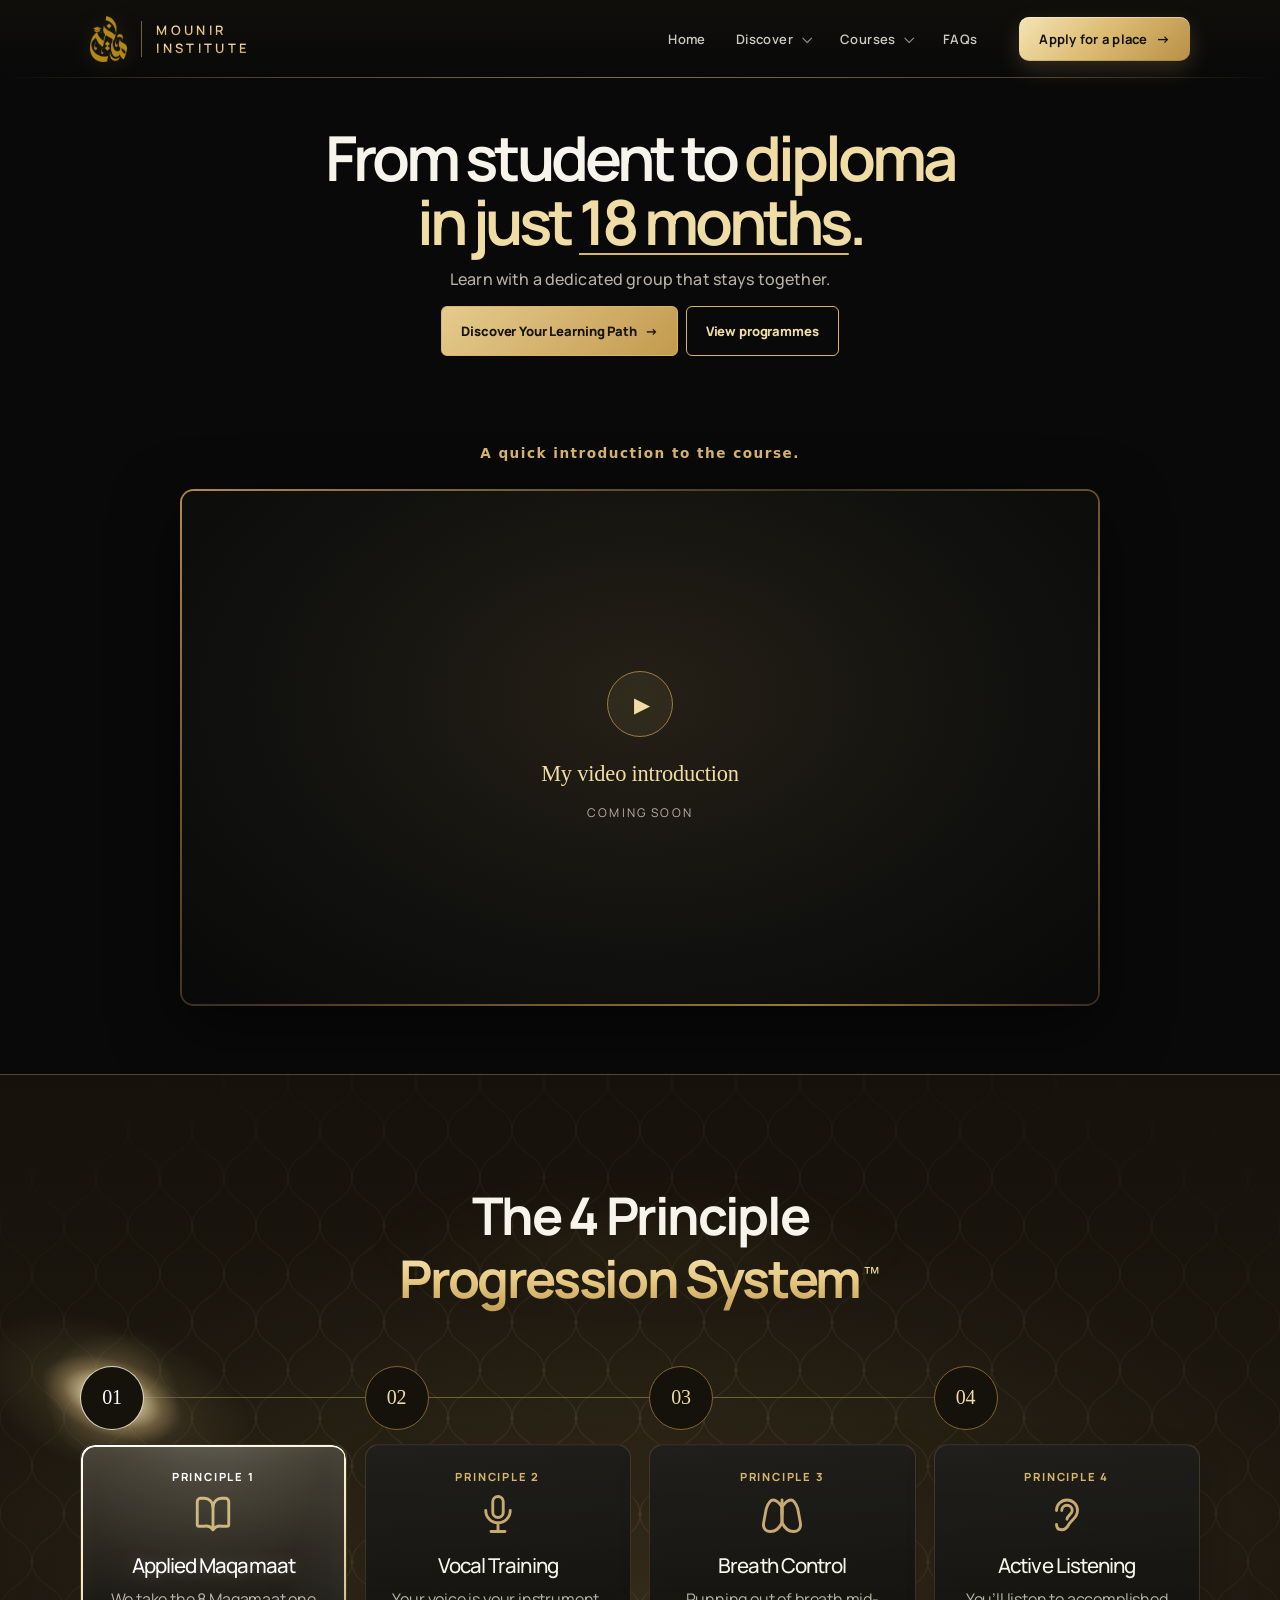
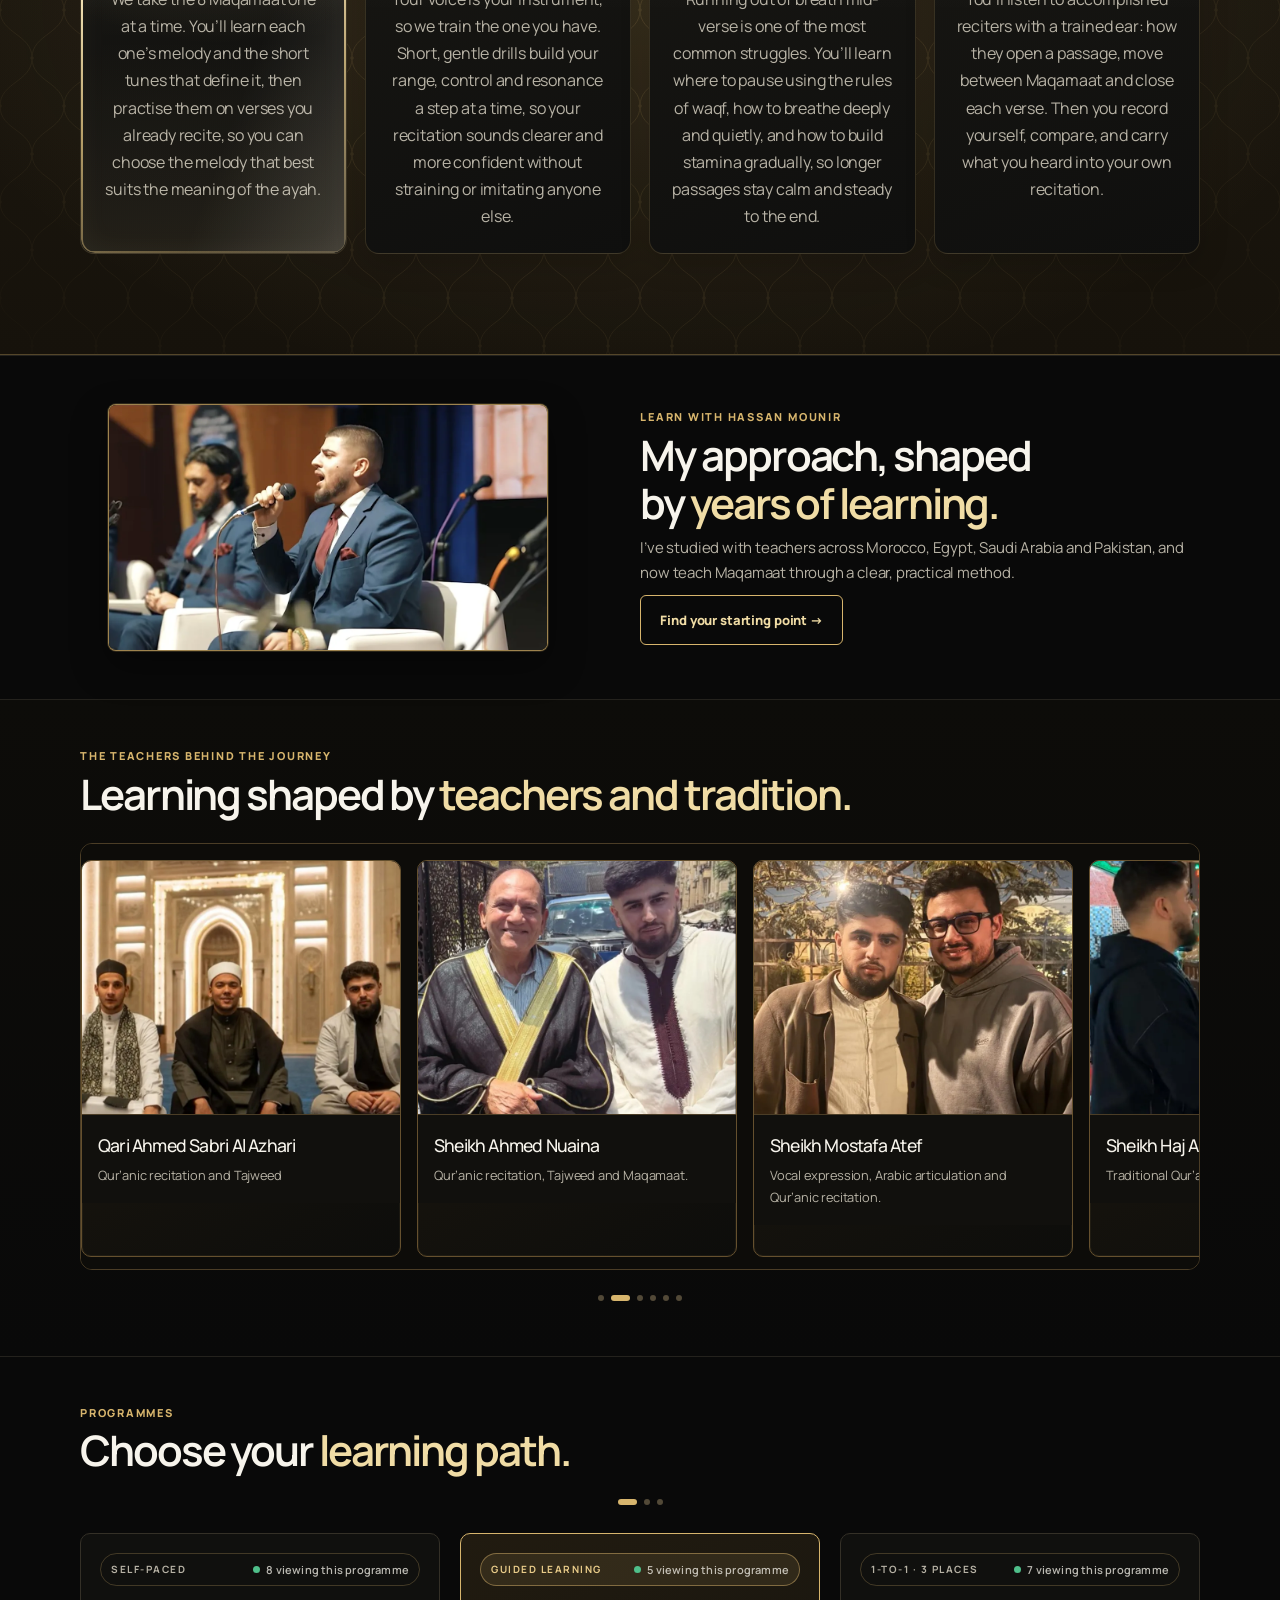
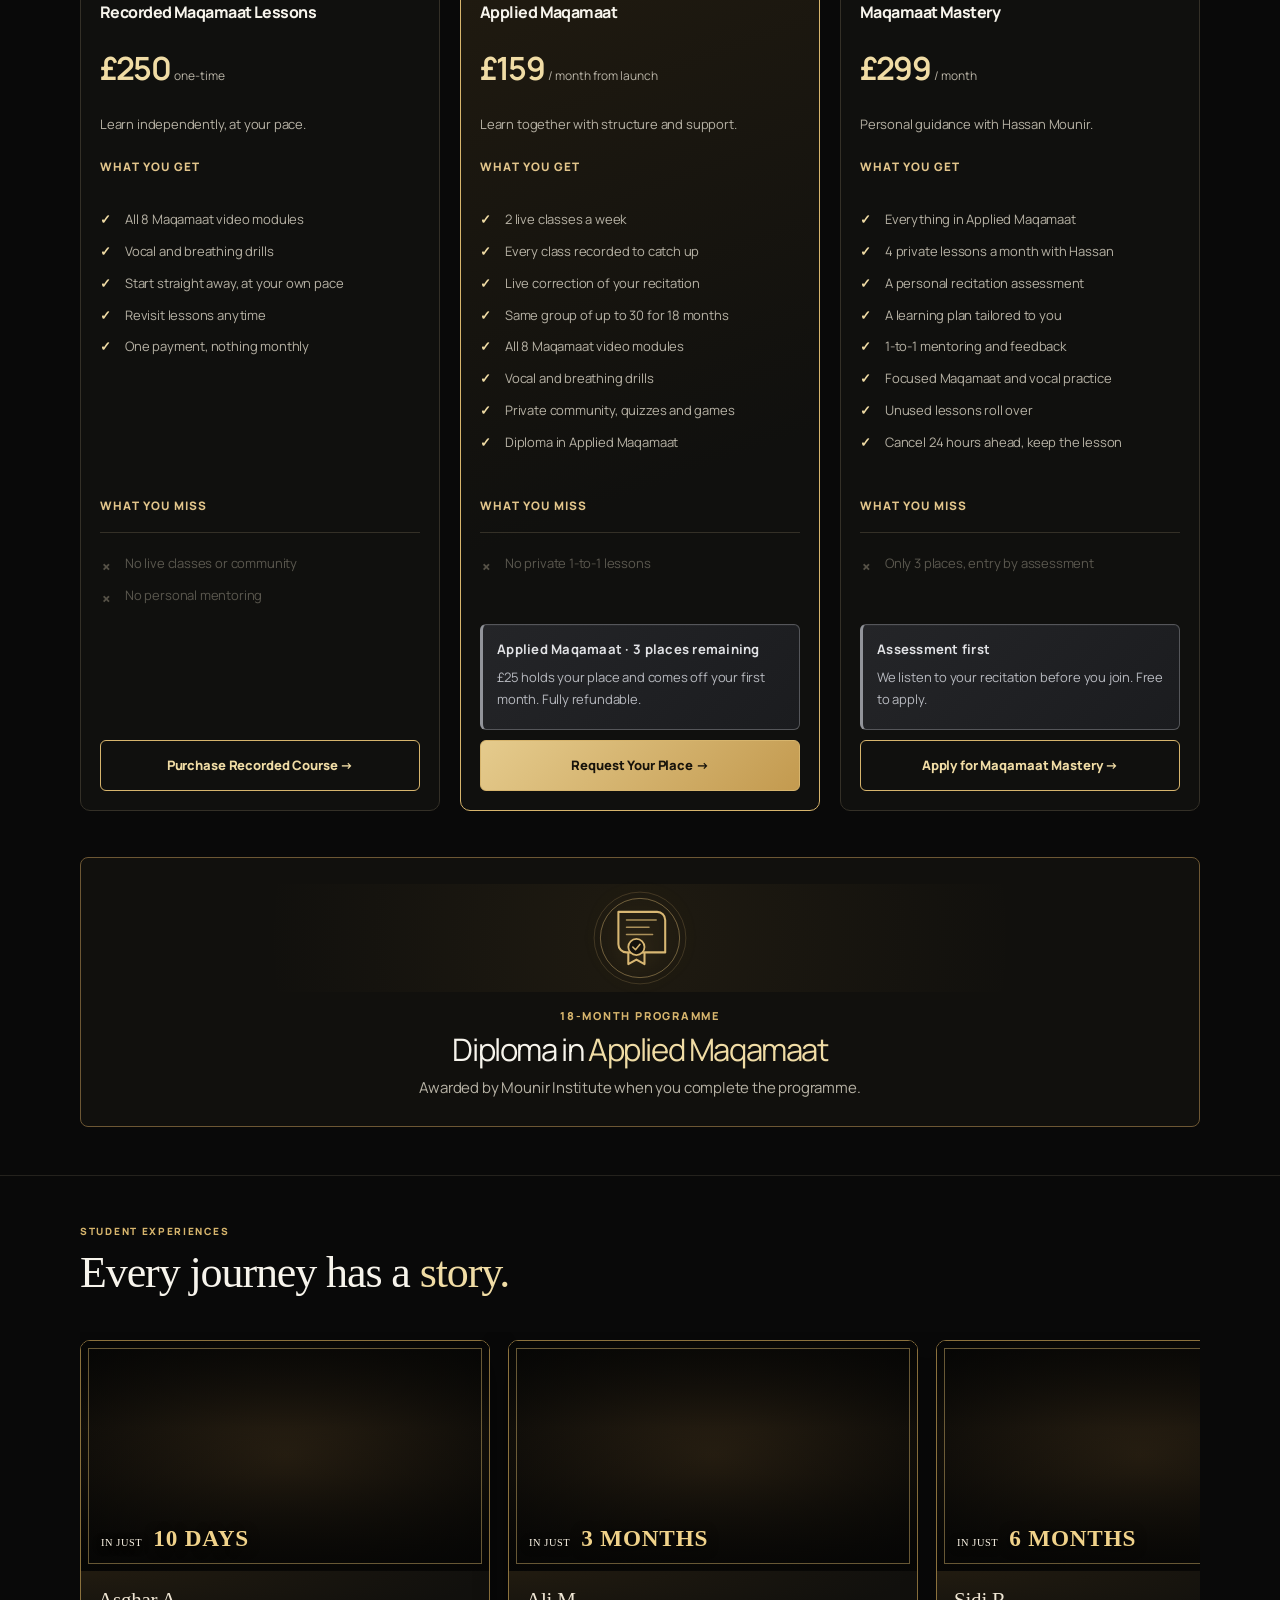
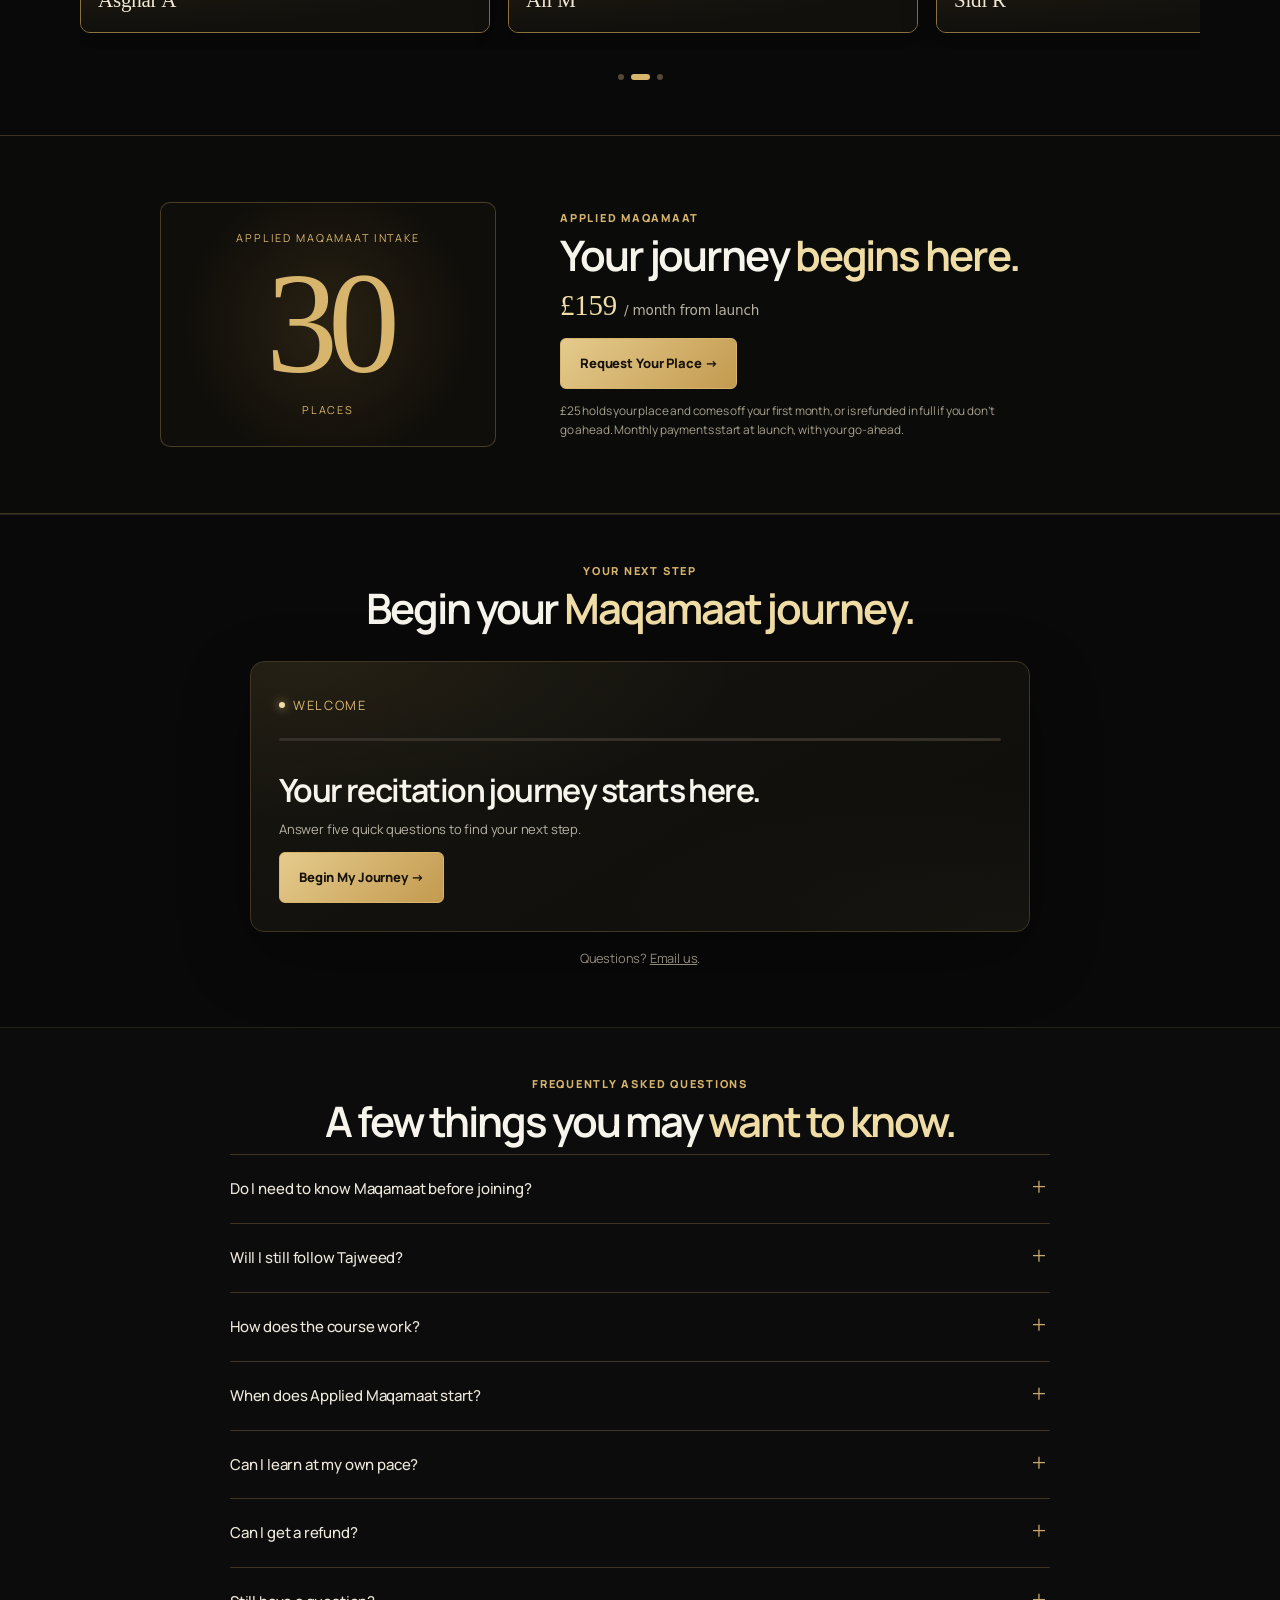
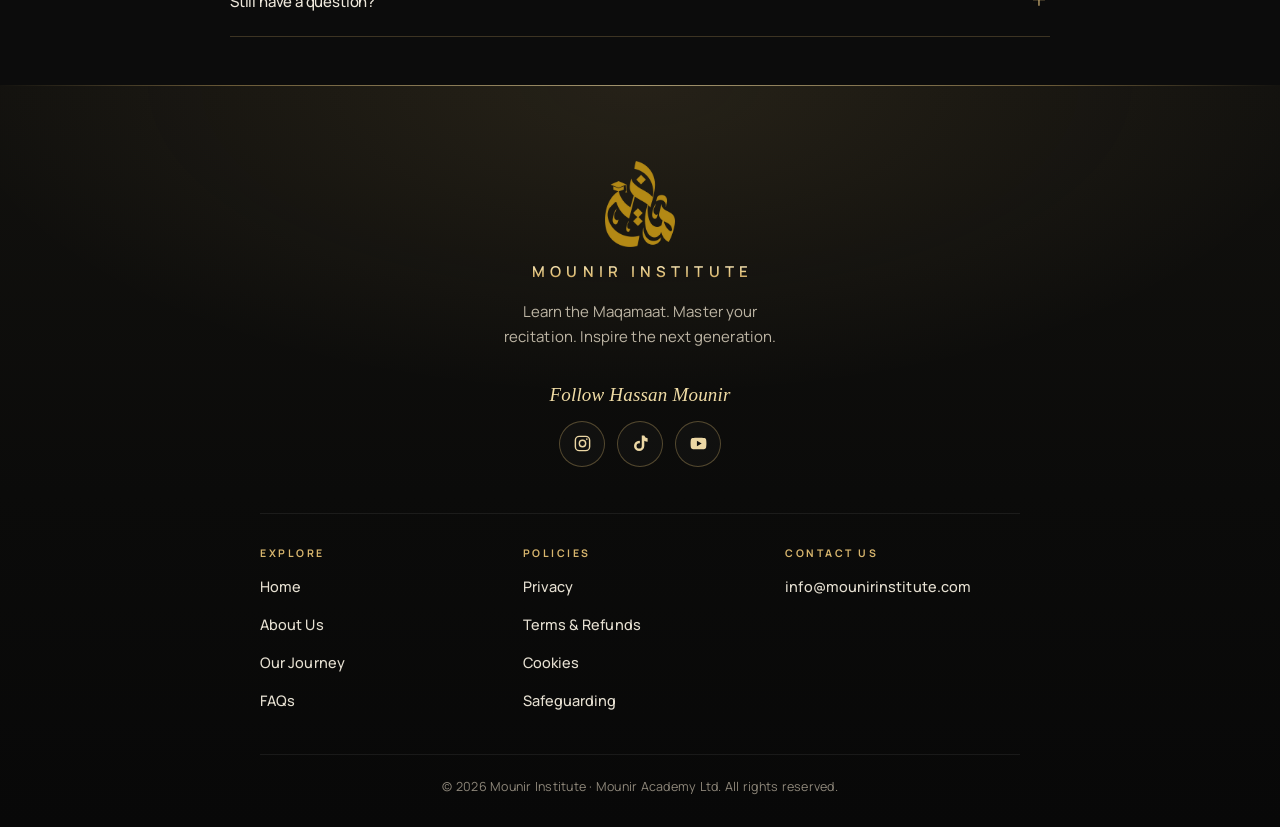
<file: waiting-list.html>
<!doctype html><html lang="en"><head><meta charset="utf-8"><meta name="viewport" content="width=device-width,initial-scale=1"><meta http-equiv="refresh" content="0;url=/index.html#journey"><title>Applied Maqamaat Questionnaire | Mounir Institute</title>


<link rel="canonical" href="https://www.mounirinstitute.com/"><style id="premium-footer-style">
.footer.mi-footer{font-family:Inter,ui-sans-serif,system-ui,-apple-system,BlinkMacSystemFont,"Segoe UI",sans-serif;background:radial-gradient(ellipse at 50% 0%,#424242 0%,#292929 43%,#151515 100%);color:#eee;border-top:1px solid rgba(213,181,109,.35);padding:65px 20px 24px;text-align:center}
.mi-footer .mi-footer-logo{display:block;width:clamp(105px,16vw,155px);height:auto;max-height:155px;object-fit:contain;margin:0 auto 18px}
.mi-footer .mi-footer-title{font-size:clamp(19px,3vw,25px);letter-spacing:.14em;color:#e8d3a0;margin:0 0 9px}
.mi-footer .mi-footer-tag{color:#c6c3bb;font-size:13px;margin:0 auto 25px;line-height:1.7}
.mi-footer .mi-footer-socials{display:flex;align-items:center;justify-content:center;gap:13px;margin:0 auto 28px}
.mi-footer .mi-footer-socials a{width:43px;height:43px;display:grid;place-items:center;border:1px solid #766a52;border-radius:50%;color:#e7d3a3;transition:background .2s,transform .2s,border-color .2s}
.mi-footer .mi-footer-socials a:hover{background:#bda16a;color:#161616;transform:translateY(-3px);border-color:#bda16a}
.mi-footer .mi-footer-socials svg{width:19px;height:19px;fill:currentColor}
.mi-footer .mi-footer-nav{display:flex;justify-content:center;flex-wrap:wrap;gap:12px 27px;margin:0 auto 27px}
.mi-footer .mi-footer-nav a,.mi-footer .mi-footer-bottom a{color:#e2dfd7;text-decoration:none;font-size:13px}
.mi-footer a:hover{color:#e8c47b}
.mi-footer .mi-footer-contact{display:inline-block;color:#dfc58b;text-decoration:none;font-size:14px;margin-bottom:35px}
.mi-footer .mi-footer-bottom{border-top:1px solid rgba(255,255,255,.13);padding-top:20px;display:flex;align-items:center;justify-content:space-between;gap:12px;flex-wrap:wrap;color:#aaa;font-size:12px;max-width:1100px;margin:auto}
@media(max-width:600px){.footer.mi-footer{padding:48px 18px 22px}.mi-footer .mi-footer-bottom{justify-content:center;text-align:center}.mi-footer .mi-footer-nav{gap:13px 20px}}
</style>
<link rel="icon" href="/assets/icons/favicon-v3.ico" sizes="48x48"><link rel="icon" type="image/png" sizes="192x192" href="/assets/icons/icon-192-v3.png"><link rel="apple-touch-icon" href="/assets/icons/apple-touch-icon-v3.png"><style id="mi-shared-brand-2026">.site-topbar .topbar-logo{display:flex!important;align-items:center!important;gap:12px!important;text-decoration:none!important}.site-topbar .topbar-logo img{display:block!important;width:76px!important;height:68px!important;min-width:76px!important;max-width:76px!important;max-height:68px!important;object-fit:contain!important;mix-blend-mode:normal!important;margin:0!important}.site-topbar .topbar-brand-name{display:flex!important;flex-direction:column!important;align-items:flex-start!important;justify-content:center!important;gap:0!important;margin:0!important;padding:0 0 0 12px!important;border:0!important;border-left:1px solid rgba(215,181,109,.6)!important;white-space:nowrap!important}.site-topbar .topbar-brand-name span{display:block!important;font-family:Inter,ui-sans-serif,system-ui,sans-serif!important;font-size:17px!important;font-weight:500!important;letter-spacing:.045em!important;line-height:1.13!important;text-transform:uppercase!important;color:#e9d7b1!important}.mi-footer .mi-footer-logo{display:block!important;width:clamp(105px,16vw,155px)!important;height:auto!important;max-height:155px!important;object-fit:contain!important;margin:0 auto 18px!important;mix-blend-mode:normal!important}.mi-footer .mi-footer-title{font-family:Inter,ui-sans-serif,system-ui,sans-serif!important;font-size:clamp(19px,3vw,25px)!important;font-weight:600!important;letter-spacing:.14em!important;color:#e8d3a0!important;text-align:center!important;margin:0 0 9px!important}@media(max-width:760px){.site-topbar .topbar-logo img{width:58px!important;height:56px!important;min-width:58px!important;max-width:58px!important;max-height:56px!important}.site-topbar .topbar-brand-name{padding-left:8px!important}.site-topbar .topbar-brand-name span{font-size:14px!important}}@media(max-width:390px){.site-topbar .topbar-logo img{width:48px!important;height:48px!important;min-width:48px!important;max-width:48px!important;max-height:48px!important}.site-topbar .topbar-brand-name{padding-left:6px!important}.site-topbar .topbar-brand-name span{font-size:12px!important}}</style></head><body style="background:#090909;color:#f0dca5;font-family:system-ui;text-align:center;padding:50px 20px"><p>The Applied Maqamaat application is now part of our questionnaire.</p><p><a style="color:#f0dca5" href="/index.html#journey">Continue to the questionnaire →</a></p><script>location.replace("/index.html#journey");</script><footer class="footer mi-footer" id="contact"><div class="wrap">
<img class="mi-footer-logo" src="/assets/mounir-emblem.webp?v=20261031" alt="Mounir Institute logo" loading="lazy">
<h2 class="mi-footer-title">MOUNIR INSTITUTE</h2>
<p class="mi-footer-tag">Learn the Maqamaat. Master your recitation. Inspire the next generation.</p>
<div class="mi-footer-socials" aria-label="Social media">
<a href="https://www.instagram.com/hassanmounirofficial/" target="_blank" rel="noopener noreferrer" aria-label="Instagram"><svg viewBox="0 0 24 24" aria-hidden="true"><path d="M7 2h10a5 5 0 0 1 5 5v10a5 5 0 0 1-5 5H7a5 5 0 0 1-5-5V7a5 5 0 0 1 5-5zm0 2a3 3 0 0 0-3 3v10a3 3 0 0 0 3 3h10a3 3 0 0 0 3-3V7a3 3 0 0 0-3-3H7zm5 3a5 5 0 1 1 0 10 5 5 0 0 1 0-10zm0 2a3 3 0 1 0 0 6 3 3 0 0 0 0-6zm5.5-3a1.5 1.5 0 1 1 0 3 1.5 1.5 0 0 1 0-3z"/></svg></a>
<a href="https://www.tiktok.com/@hassanmounirofficial" target="_blank" rel="noopener noreferrer" aria-label="TikTok"><svg viewBox="0 0 24 24" aria-hidden="true"><path d="M16.7 2c.3 2.5 1.7 4 4.3 4.2v3.3a9 9 0 0 1-4.3-1.1v6.5c0 4.3-3.1 7.1-7.1 7.1a7 7 0 0 1-7-7c0-4.3 3.5-7.4 8-7v3.5c-2.6-.7-4.6 1-4.6 3.5a3.5 3.5 0 0 0 7 0V2h3.7z"/></svg></a>
<a href="https://www.youtube.com/@Mounir.institute" target="_blank" rel="noopener noreferrer" aria-label="YouTube"><svg viewBox="0 0 24 24" aria-hidden="true"><path d="M22 7.2a3 3 0 0 0-2.1-2.1C18 4.6 12 4.6 12 4.6s-6 0-7.9.5A3 3 0 0 0 2 7.2a31 31 0 0 0 0 9.6 3 3 0 0 0 2.1 2.1c1.9.5 7.9.5 7.9.5s6 0 7.9-.5a3 3 0 0 0 2.1-2.1 31 31 0 0 0 0-9.6zM10 15.5v-7l6 3.5-6 3.5z"/></svg></a>
</div>
<nav class="mi-footer-nav" aria-label="Footer navigation"><a href="index.html#top">Home</a><a href="index.html#approach">About Us</a><a href="index.html#teachers">Our Journey</a><a href="index.html#faq">FAQs</a><a href="mailto:info@mounirinstitute.com">Contact Us</a></nav>
<a class="mi-footer-contact" href="mailto:info@mounirinstitute.com">info@mounirinstitute.com</a>
<div class="mi-footer-bottom"><span>© <span id="year"></span> Mounir Institute. All rights reserved.</span><span>Qur'an recitation · Maqamaat · Structured learning</span></div>
</div></footer>
<script id="shared-footer-year">(()=>{const y=document.getElementById("year");if(y)y.textContent=new Date().getFullYear()})();</script>
</body></html>
</file>
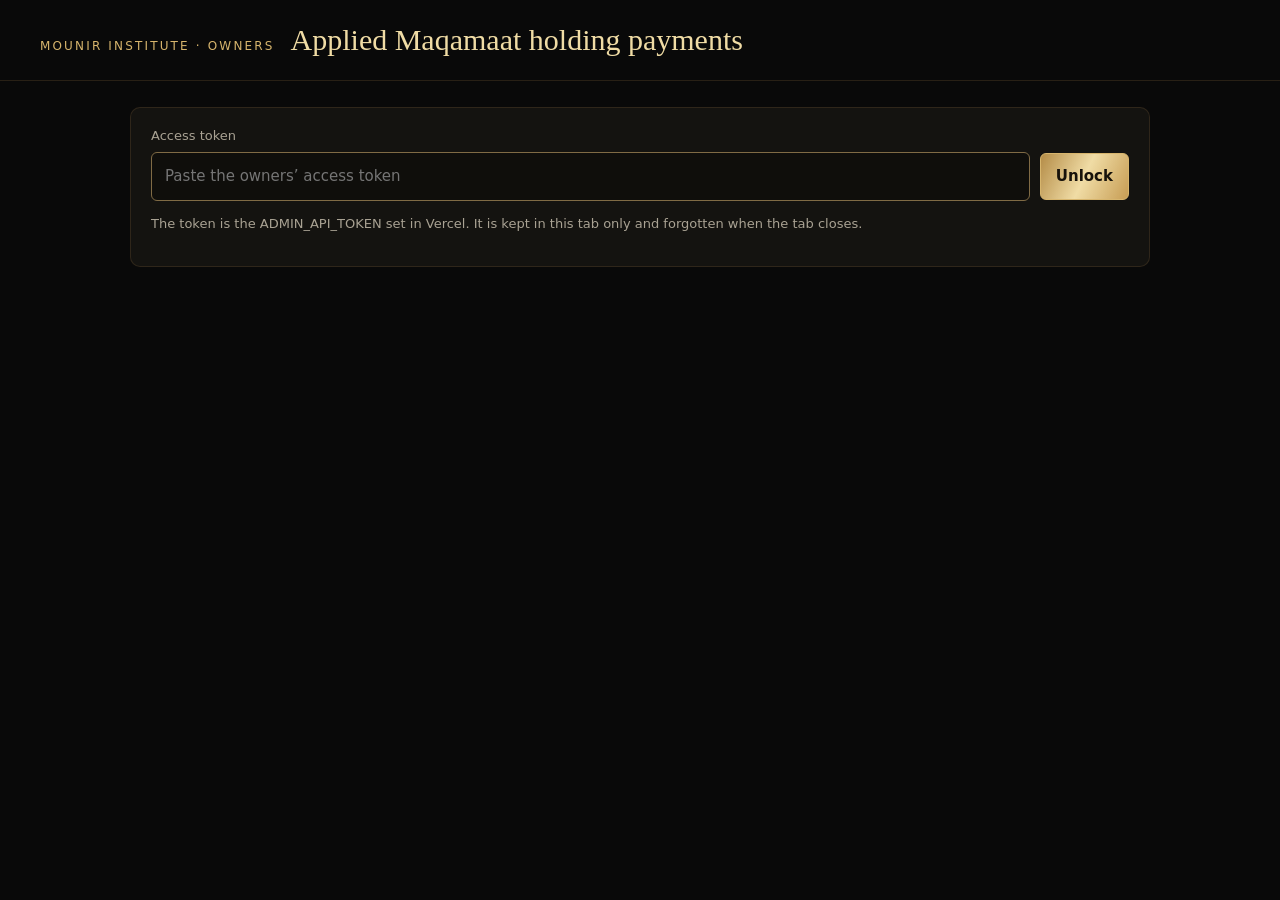
<file: admin/refunds.html>
<!doctype html>
<html lang="en">
<head>
<meta charset="utf-8">
<meta name="viewport" content="width=device-width,initial-scale=1">
<meta name="robots" content="noindex,nofollow">
<title>Holding payments | Mounir Institute owners</title>
<link rel="icon" href="/assets/icons/favicon-v3.ico" sizes="48x48"><link rel="icon" type="image/png" sizes="192x192" href="/assets/icons/icon-192-v3.png"><link rel="apple-touch-icon" href="/assets/icons/apple-touch-icon-v3.png">
<style>
:root{--bg:#090909;--panel:#141310;--line:#57452966;--gold:#d7b56d;--gold2:#f0dca5;--cream:#f7f4ec;--muted:#a9a293;--danger:#e0a3a3;--ok:#9fcfb0}
*{box-sizing:border-box}
body{margin:0;background:var(--bg);color:var(--cream);font:15px/1.55 Inter,ui-sans-serif,system-ui,sans-serif}
header{padding:22px clamp(16px,4vw,40px);border-bottom:1px solid var(--line);display:flex;gap:16px;align-items:baseline;flex-wrap:wrap}
header h1{margin:0;font:400 clamp(22px,3vw,30px)/1.2 Georgia,"Times New Roman",serif;color:var(--gold2)}
header .eyebrow{font-size:12px;letter-spacing:.18em;text-transform:uppercase;color:var(--gold)}
main{max-width:1100px;margin:0 auto;padding:26px clamp(16px,4vw,40px) 60px}
.panel{background:var(--panel);border:1px solid var(--line);border-radius:10px;padding:18px 20px;margin-bottom:18px}
label{display:block;font-size:13px;color:var(--muted);margin-bottom:6px}
input{width:100%;padding:12px 13px;background:#0f0e0b;border:1px solid #806b45;border-radius:6px;color:var(--cream);font:inherit}
.row{display:flex;gap:10px;flex-wrap:wrap;align-items:center}
.row input{flex:1 1 260px}
button{font:inherit;font-weight:700;border-radius:6px;padding:11px 15px;cursor:pointer;border:1px solid var(--gold);background:linear-gradient(115deg,#b48c47,#f0dca5,#c79d54);color:#17120b}
button.secondary{background:transparent;color:var(--gold2);font-weight:500}
button:disabled{opacity:.5;cursor:default}
.note{color:var(--muted);font-size:13px}
.msg{display:none;margin:12px 0;padding:12px 14px;border-radius:8px;border:1px solid #7d6640;background:#d7b56d0b}
.msg.show{display:block}
.msg.error{border-color:#8a4a4a;color:var(--danger)}
table{width:100%;border-collapse:collapse;font-size:14px}
th,td{text-align:left;padding:12px 10px;border-bottom:1px solid var(--line);vertical-align:top}
th{font-size:12px;letter-spacing:.08em;text-transform:uppercase;color:var(--muted);font-weight:600}
.badge{display:inline-block;padding:3px 9px;border-radius:999px;font-size:12px;border:1px solid var(--line)}
.badge.paid{color:var(--ok);border-color:#3e6a4d}
.badge.refunded{color:var(--muted)}
.badge.held{color:var(--gold2)}
.sub{display:block;color:var(--muted);font-size:12px}
.actions{display:flex;flex-direction:column;gap:8px;min-width:200px}
.actions button{padding:9px 12px;font-size:13px}
@media(max-width:760px){thead{display:none}table,tbody,tr,td{display:block;width:100%}tr{border:1px solid var(--line);border-radius:8px;margin-bottom:12px;padding:6px 4px}td{border:0;padding:8px 10px}td::before{content:attr(data-label);display:block;font-size:11px;letter-spacing:.08em;text-transform:uppercase;color:var(--muted);margin-bottom:3px}}
</style>
</head>
<body>
<header><span class="eyebrow">Mounir Institute · Owners</span><h1>Applied Maqamaat holding payments</h1></header>
<main>
 <section class="panel" id="unlock">
  <label for="token">Access token</label>
  <div class="row"><input id="token" type="password" autocomplete="off" placeholder="Paste the owners’ access token"><button id="unlock-button" type="button">Unlock</button></div>
  <p class="note">The token is the ADMIN_API_TOKEN set in Vercel. It is kept in this tab only and forgotten when the tab closes.</p>
 </section>
 <div class="msg" id="message" role="status" aria-live="polite"></div>
 <section class="panel" id="list" hidden>
  <div class="row" style="justify-content:space-between;margin-bottom:12px"><p class="note" id="summary" style="margin:0"></p><div class="row"><button class="secondary" id="refresh" type="button">Refresh</button><button class="secondary" id="forget" type="button">Forget token</button></div></div>
  <table><thead><tr><th>Applicant</th><th>Application</th><th>Payment</th><th>Refund</th><th>Actions</th></tr></thead><tbody id="rows"></tbody></table>
  <p class="note" style="margin-top:14px">Refunds are made in full through Stripe and usually reach the card within 5 to 10 working days. A refund frees the place straight away. A refund made in the Stripe dashboard is recorded here too, once Stripe sends its webhook.</p>
 </section>
</main>
<script>
(() => {
  const API = "/api/admin-holding-payments";
  const STORE = "mi_admin_token";
  const tokenInput = document.getElementById("token");
  const unlockPanel = document.getElementById("unlock");
  const listPanel = document.getElementById("list");
  const rowsBody = document.getElementById("rows");
  const message = document.getElementById("message");
  const summary = document.getElementById("summary");
  let token = "";
  try { token = sessionStorage.getItem(STORE) || ""; } catch (e) {}

  function show(text, isError) { message.textContent = text; message.classList.toggle("error", !!isError); message.classList.add("show"); }
  function hideMessage() { message.classList.remove("show"); }
  function when(value) { if (!value) return ""; const d = new Date(value); return isNaN(d) ? "" : d.toLocaleString("en-GB", { dateStyle: "medium", timeStyle: "short" }); }
  function cell(label, ...children) { const td = document.createElement("td"); td.dataset.label = label; children.forEach(c => td.append(c)); return td; }
  function sub(text) { const s = document.createElement("span"); s.className = "sub"; s.textContent = text; return s; }
  function badge(state) { const b = document.createElement("span"); b.className = "badge " + state; b.textContent = state === "paid" ? "Paid" : state === "refunded" ? "Refunded" : "Hold, unpaid"; return b; }

  async function api(method, body) {
    const headers = { Authorization: "Bearer " + token };
    if (body) headers["Content-Type"] = "application/json";
    const response = await fetch(API, { method, headers, body: body ? JSON.stringify(body) : undefined });
    let data = {};
    try { data = await response.json(); } catch (e) {}
    if (response.status === 401) throw Object.assign(new Error("That token was not accepted."), { unauthorised: true });
    if (!response.ok) throw new Error(data.error || ("The server replied with HTTP " + response.status + "."));
    return data;
  }

  function render(reservations) {
    rowsBody.replaceChildren();
    const paid = reservations.filter(r => r.state === "paid").length;
    const refunded = reservations.filter(r => r.state === "refunded").length;
    summary.textContent = reservations.length + " holding payment" + (reservations.length === 1 ? "" : "s") + " · " + paid + " paid · " + refunded + " refunded";
    if (!reservations.length) {
      const tr = document.createElement("tr"); const td = cell("", "No holding payments yet."); td.colSpan = 5; tr.append(td); rowsBody.append(tr); return;
    }
    reservations.forEach(r => {
      const a = r.applicant || {};
      const tr = document.createElement("tr");
      tr.append(cell("Applicant", a.name || "Unknown", sub(a.email || "")));
      tr.append(cell("Application", a.status || "", sub(a.appliedAt ? "Applied " + when(a.appliedAt) : "")));
      tr.append(cell("Payment", badge(r.state), sub(r.paidAt ? "Paid " + when(r.paidAt) : "Hold created " + when(r.createdAt))));
      const refundText = r.state === "refunded" ? (r.refundReason === "withdrawn" ? "Withdrew" : r.refundReason === "declined" ? "Not offered a place" : "Refunded in Stripe") : "";
      tr.append(cell("Refund", refundText, sub(r.refundedAt ? when(r.refundedAt) + (r.stripeRefundId ? " · " + r.stripeRefundId : "") : "")));
      const actions = document.createElement("div"); actions.className = "actions";
      if (r.state === "paid") {
        actions.append(refundButton(r, a, "declined", "Refund · not offered a place"), refundButton(r, a, "withdrawn", "Refund · withdrew"));
      } else {
        actions.append(sub(r.state === "refunded" ? "Nothing more to do" : "Nothing paid yet"));
      }
      tr.append(cell("Actions", actions));
      rowsBody.append(tr);
    });
  }

  function refundButton(r, a, reason, label) {
    const b = document.createElement("button"); b.type = "button"; b.textContent = label;
    b.addEventListener("click", async () => {
      const why = reason === "withdrawn" ? "they withdrew" : "they were not offered a place";
      if (!confirm("Refund the £25 holding payment to " + (a.name || "this applicant") + " (" + (a.email || "no email") + ") because " + why + "?\n\nThis cannot be undone.")) return;
      b.disabled = true; hideMessage();
      try {
        const result = await api("POST", { reservation_id: r.reservationId, reason });
        show(result.alreadyRefunded ? "That payment had already been refunded." : "Refunded. Stripe refund " + (result.refundId || "recorded") + ". The place is free again.");
        await load();
      } catch (error) {
        show(error.message, true); b.disabled = false; if (error.unauthorised) lock();
      }
    });
    return b;
  }

  async function load() {
    try {
      const data = await api("GET");
      render(data.reservations || []);
      listPanel.hidden = false; unlockPanel.hidden = true;
    } catch (error) {
      show(error.message, true); if (error.unauthorised) lock();
    }
  }
  function lock() { token = ""; try { sessionStorage.removeItem(STORE); } catch (e) {} listPanel.hidden = true; unlockPanel.hidden = false; }

  document.getElementById("unlock-button").addEventListener("click", () => {
    token = tokenInput.value.trim();
    if (!token) { show("Paste the access token first.", true); return; }
    try { sessionStorage.setItem(STORE, token); } catch (e) {}
    tokenInput.value = ""; hideMessage(); load();
  });
  tokenInput.addEventListener("keydown", e => { if (e.key === "Enter") document.getElementById("unlock-button").click(); });
  document.getElementById("refresh").addEventListener("click", () => { hideMessage(); load(); });
  document.getElementById("forget").addEventListener("click", () => { lock(); show("Token forgotten on this device."); });
  if (token) load();
})();
</script>
</body>
</html>
</file>
<file: assets/site.css>
/* Mounir Institute shared page styles (29 October 2026). Linked from every public page.
   One header, one footer and a phone-first finish for the whole site, so every page looks and behaves the same.
   The pages carry many older inline style blocks with !important, so the header rules start with
   "html body #top.site-topbar" and the footer rules with "html body footer.mi-foot": the id outranks them all. */

:root {
  --mi-sans: "Manrope", -apple-system, BlinkMacSystemFont, "Segoe UI", Roboto, sans-serif;
  --mi-serif: Georgia, "Times New Roman", serif;
  --mi-gold: #d7b56d;
  --mi-gold-light: #f0dca5;
  --mi-cream: #f7f4ec;
  --mi-gold-text: linear-gradient(180deg, #f8ebc4 0%, #e7c983 52%, #c19a52 100%);
  --mi-gold-fill: linear-gradient(135deg, #f4e4b4 0%, #dcbb72 48%, #b98f47 100%);
  --mi-hairline: linear-gradient(90deg, transparent, rgba(215, 181, 109, .42) 18%, rgba(240, 220, 165, .62) 50%, rgba(215, 181, 109, .42) 82%, transparent);
  --mi-ease: cubic-bezier(.2, .8, .2, 1);
}

/* ---------- Finish across the whole site ---------- */
html { -webkit-text-size-adjust: 100%; text-size-adjust: 100%; }
html body {
  font-family: var(--mi-sans) !important;
  -webkit-font-smoothing: antialiased; -moz-osx-font-smoothing: grayscale; text-rendering: optimizeLegibility;
  -webkit-tap-highlight-color: transparent;
}
html body :is(h1, h2, h3) { text-wrap: balance; }
html body :is(p, li) { text-wrap: pretty; }
html body ::selection { background: rgba(215, 181, 109, .32); color: #fff; }
html body :is(a, button, summary, input, select, textarea, [tabindex]):focus-visible { outline: 2px solid #e6c97f !important; outline-offset: 3px !important; }
html body :is(a, button, summary) { touch-action: manipulation; }

/* ---------- Header ---------- */
html body #top.site-topbar {
  position: relative !important; z-index: 1000 !important; display: block !important;
  margin: 0 !important; padding: 0 !important; border: 0 !important; box-shadow: none !important;
  background: linear-gradient(180deg, rgba(16, 15, 12, .98) 0%, rgba(9, 9, 9, .96) 100%) !important;
  font-family: var(--mi-sans) !important; height: auto !important; min-height: 0 !important; transform: none !important;
}
html body #top.site-topbar::before { content: none !important; }
html body #top.site-topbar::after {
  content: "" !important; display: block !important; position: absolute !important; left: 0 !important; right: 0 !important; bottom: 0 !important; top: auto !important;
  height: 1px !important; background: var(--mi-hairline) !important; opacity: .8 !important; pointer-events: none !important; border: 0 !important;
}
html body #top.site-topbar .topbar-inner {
  display: flex !important; align-items: center !important; justify-content: flex-start !important; gap: 22px !important;
  width: 100% !important; max-width: 1180px !important; min-height: 78px !important; margin: 0 auto !important;
  padding: 12px clamp(20px, 4vw, 40px) !important; position: static !important; flex-wrap: nowrap !important;
  background: none !important; border: 0 !important; box-shadow: none !important;
}

/* Logo: the cropped emblem, a gold hairline and a letter-spaced two-line wordmark in gold */
html body #top.site-topbar .topbar-logo {
  display: flex !important; align-items: center !important; gap: 14px !important; margin: 0 !important; padding: 0 !important;
  text-decoration: none !important; flex: 0 0 auto !important; min-width: 0 !important; border: 0 !important; background: none !important;
}
html body #top.site-topbar .topbar-logo img {
  display: block !important; flex: 0 0 auto !important; width: auto !important; height: 46px !important; min-width: 0 !important; min-height: 0 !important; max-width: none !important; max-height: none !important;
  margin: 0 !important; padding: 0 !important; object-fit: contain !important; mix-blend-mode: normal !important;
  filter: drop-shadow(0 2px 10px rgba(215, 181, 109, .18)) !important; transform: none !important;
}
html body #top.site-topbar .topbar-brand-name {
  display: flex !important; flex-direction: column !important; align-items: flex-start !important; justify-content: center !important; gap: 3px !important;
  margin: 0 !important; padding: 2px 0 2px 14px !important; border: 0 !important; border-left: 1px solid rgba(215, 181, 109, .5) !important;
  white-space: nowrap !important; background: none !important;
}
html body #top.site-topbar .topbar-brand-name span {
  display: block !important; margin: 0 !important; padding: 0 !important;
  font-family: var(--mi-sans) !important; font-size: 13px !important; font-weight: 600 !important; line-height: 1.15 !important;
  letter-spacing: .26em !important; text-transform: uppercase !important;
  background: var(--mi-gold-text) !important; -webkit-background-clip: text !important; background-clip: text !important;
  color: transparent !important; -webkit-text-fill-color: transparent !important; text-shadow: none !important;
}

/* Navigation */
html body #top.site-topbar .topbar-links {
  display: flex !important; align-items: center !important; justify-content: flex-end !important; gap: 2px !important;
  margin: 0 0 0 auto !important; padding: 0 !important; border: 0 !important; background: none !important;
  position: static !important; flex: 0 1 auto !important; width: auto !important; overflow: visible !important;
}
html body #top.site-topbar .topbar-links > a,
html body #top.site-topbar .topbar-dropdown > summary {
  position: relative !important; display: inline-flex !important; align-items: center !important; justify-content: center !important; gap: 8px !important;
  height: 42px !important; min-height: 0 !important; margin: 0 !important; padding: 0 14px !important; border: 0 !important; border-radius: 999px !important;
  font-family: var(--mi-sans) !important; font-size: 13px !important; font-weight: 600 !important; line-height: 1 !important; letter-spacing: .03em !important;
  text-transform: none !important; text-decoration: none !important; white-space: nowrap !important;
  color: rgba(247, 244, 236, .82) !important; background: transparent !important; box-shadow: none !important;
  cursor: pointer !important; list-style: none !important; user-select: none !important; -webkit-user-select: none !important;
  transition: color .25s ease, background-color .25s ease !important;
}
html body #top.site-topbar .topbar-links > a::before, html body #top.site-topbar .topbar-links > a::after,
html body #top.site-topbar .topbar-dropdown > summary::before { content: none !important; display: none !important; }
html body #top.site-topbar .topbar-dropdown > summary::-webkit-details-marker { display: none !important; }
html body #top.site-topbar .topbar-dropdown > summary::marker { content: "" !important; }
html body #top.site-topbar .topbar-links > a:hover,
html body #top.site-topbar .topbar-dropdown > summary:hover,
html body #top.site-topbar .topbar-dropdown[open] > summary { color: var(--mi-gold-light) !important; background: rgba(215, 181, 109, .09) !important; }
/* A drawn chevron replaces the text one, and turns over when its menu opens */
html body #top.site-topbar .topbar-dropdown > summary > span[aria-hidden] {
  position: relative !important; display: inline-block !important; width: 9px !important; height: 9px !important; margin: 0 !important; padding: 0 !important;
  font-size: 0 !important; line-height: 0 !important; color: inherit !important; transform: none !important; border: 0 !important; background: none !important;
}
html body #top.site-topbar .topbar-dropdown > summary > span[aria-hidden]::before {
  content: "" !important; position: absolute !important; left: 1.5px !important; top: 0 !important; width: 6px !important; height: 6px !important;
  border-right: 1.5px solid currentColor !important; border-bottom: 1.5px solid currentColor !important; opacity: .75 !important;
  transform: rotate(45deg) !important; transform-origin: 60% 60% !important; transition: transform .35s var(--mi-ease), top .35s var(--mi-ease) !important;
}
html body #top.site-topbar .topbar-dropdown[open] > summary > span[aria-hidden]::before { transform: rotate(-135deg) !important; top: 3px !important; opacity: 1 !important; }
html body #top.site-topbar .topbar-dropdown > summary::after { content: none !important; }
/* Older page styles drew a second chevron on the same span; only the one above is kept. */
html body #top.site-topbar .topbar-dropdown > summary > span[aria-hidden]::after { content: none !important; display: none !important; }

/* Dropdown panel (desktop: a floating card under its button) */
@keyframes mi-menu-in { from { opacity: 0; transform: translate(-50%, -6px) scale(.98); } to { opacity: 1; transform: translate(-50%, 0) scale(1); } }
@keyframes mi-sheet-in { from { opacity: 0; transform: translateY(-8px); } to { opacity: 1; transform: translateY(0); } }
html body #top.site-topbar .topbar-dropdown { position: relative !important; display: block !important; margin: 0 !important; padding: 0 !important; border: 0 !important; background: none !important; }
html body #top.site-topbar .topbar-dropdown .topbar-menu {
  position: absolute !important; top: calc(100% + 12px) !important; left: 50% !important; right: auto !important; bottom: auto !important;
  transform: translateX(-50%) !important; width: max-content !important; min-width: 250px !important; max-width: calc(100vw - 32px) !important;
  display: flex !important; flex-direction: column !important; gap: 2px !important; margin: 0 !important; padding: 8px !important;
  background: linear-gradient(180deg, rgba(26, 24, 19, .97), rgba(14, 13, 11, .98)) !important;
  border: 1px solid rgba(215, 181, 109, .26) !important; border-radius: 16px !important;
  box-shadow: 0 26px 60px rgba(0, 0, 0, .6), 0 2px 0 rgba(255, 255, 255, .03) inset !important;
  -webkit-backdrop-filter: blur(18px) saturate(140%) !important; backdrop-filter: blur(18px) saturate(140%) !important;
  opacity: 1 !important; visibility: visible !important; pointer-events: auto !important; z-index: 1001 !important;
}
@media (prefers-reduced-motion: no-preference) {
  html body #top.site-topbar .topbar-dropdown[open] .topbar-menu { animation: mi-menu-in .28s var(--mi-ease) both !important; }
}
/* An invisible bridge so the mouse can travel from the button to the panel */
html body #top.site-topbar .topbar-dropdown .topbar-menu::before { content: "" !important; position: absolute !important; left: 0 !important; right: 0 !important; top: -14px !important; height: 14px !important; background: none !important; border: 0 !important; }
html body #top.site-topbar .topbar-menu .mi-menu-title { display: none !important; }
html body #top.site-topbar .topbar-dropdown .topbar-menu a {
  display: flex !important; align-items: center !important; justify-content: space-between !important; gap: 18px !important;
  min-height: 46px !important; margin: 0 !important; padding: 0 14px !important; border: 0 !important; border-radius: 10px !important;
  font-family: var(--mi-sans) !important; font-size: 14px !important; font-weight: 500 !important; line-height: 1.3 !important; letter-spacing: .01em !important;
  text-transform: none !important; text-decoration: none !important; white-space: nowrap !important; text-align: left !important;
  color: #ece6d8 !important; background: transparent !important; transition: background-color .2s ease, color .2s ease !important;
}
html body #top.site-topbar .topbar-dropdown .topbar-menu a::before { content: none !important; }
html body #top.site-topbar .topbar-dropdown .topbar-menu a::after {
  content: "\2192" !important; display: inline-block !important; position: static !important; width: auto !important; height: auto !important; background: none !important; border: 0 !important;
  font-size: 14px !important; color: var(--mi-gold) !important; opacity: 0 !important; transform: translateX(-6px) !important;
  transition: opacity .2s ease, transform .25s var(--mi-ease) !important;
}
html body #top.site-topbar .topbar-dropdown .topbar-menu a:hover,
html body #top.site-topbar .topbar-dropdown .topbar-menu a:focus-visible { background: rgba(215, 181, 109, .1) !important; color: var(--mi-gold-light) !important; }
html body #top.site-topbar .topbar-dropdown .topbar-menu a:hover::after,
html body #top.site-topbar .topbar-dropdown .topbar-menu a:focus-visible::after { opacity: 1 !important; transform: none !important; }

/* Call to action */
html body #top.site-topbar .topbar-cta {
  display: inline-flex !important; align-items: center !important; justify-content: center !important; gap: 8px !important; flex: 0 0 auto !important;
  height: 44px !important; min-height: 0 !important; margin: 0 0 0 6px !important; padding: 0 20px !important; border: 0 !important; border-radius: 10px !important;
  font-family: var(--mi-sans) !important; font-size: 13px !important; font-weight: 700 !important; line-height: 1 !important; letter-spacing: .02em !important;
  text-transform: none !important; text-decoration: none !important; white-space: nowrap !important;
  color: #15110a !important; background: var(--mi-gold-fill) !important;
  box-shadow: 0 8px 22px rgba(215, 181, 109, .2), inset 0 1px 0 rgba(255, 255, 255, .45), inset 0 -1px 0 rgba(0, 0, 0, .12) !important;
  transition: transform .25s var(--mi-ease), box-shadow .25s ease !important;
}
html body #top.site-topbar .topbar-cta:hover { transform: translateY(-1px) !important; box-shadow: 0 12px 28px rgba(215, 181, 109, .28), inset 0 1px 0 rgba(255, 255, 255, .5) !important; }
html body #top.site-topbar .topbar-cta > span { display: inline-block !important; font-size: 14px !important; transition: transform .25s var(--mi-ease) !important; }
html body #top.site-topbar .topbar-cta:hover > span { transform: translateX(3px) !important; }

/* Mid widths: a little tighter so everything fits on one line */
@media (max-width: 1040px) and (min-width: 761px) {
  html body #top.site-topbar .topbar-inner { gap: 14px !important; }
  html body #top.site-topbar .topbar-links > a, html body #top.site-topbar .topbar-dropdown > summary { padding: 0 10px !important; font-size: 12.5px !important; }
  html body #top.site-topbar .topbar-brand-name span { font-size: 12px !important; letter-spacing: .22em !important; }
  html body #top.site-topbar .topbar-cta { padding: 0 16px !important; }
}

/* Phones: logo and button on the first row, a full-width menu bar on the second, and each dropdown
   opening as a full-width sheet under the header with large rows that are easy to tap. */
@media (max-width: 760px) {
  html body #top.site-topbar .topbar-inner {
    display: grid !important; grid-template-columns: minmax(0, 1fr) auto !important; grid-template-areas: "logo cta" "nav nav" !important;
    align-items: center !important; gap: 0 !important; min-height: 0 !important; padding: 12px 16px 0 !important;
  }
  html body #top.site-topbar .topbar-logo { grid-area: logo !important; gap: 11px !important; }
  html body #top.site-topbar .topbar-logo img { height: 38px !important; }
  html body #top.site-topbar .topbar-brand-name { padding-left: 11px !important; gap: 2px !important; }
  html body #top.site-topbar .topbar-brand-name span { font-size: 11px !important; letter-spacing: .24em !important; }
  html body #top.site-topbar .topbar-cta { grid-area: cta !important; height: 40px !important; padding: 0 15px !important; margin: 0 !important; font-size: 12.5px !important; border-radius: 10px !important; gap: 6px !important; }
  html body #top.site-topbar .topbar-links {
    grid-area: nav !important; display: flex !important; justify-content: space-between !important; gap: 0 !important;
    margin: 12px -16px 0 !important; padding: 0 10px !important; width: auto !important; border-top: 1px solid rgba(255, 255, 255, .06) !important;
  }
  html body #top.site-topbar .topbar-links > a,
  html body #top.site-topbar .topbar-dropdown > summary {
    width: auto !important; height: 48px !important; padding: 0 10px !important; border-radius: 0 !important; gap: 6px !important;
    font-size: 11.5px !important; font-weight: 700 !important; letter-spacing: .11em !important; text-transform: uppercase !important;
    background: transparent !important; color: rgba(247, 244, 236, .84) !important;
  }
  html body #top.site-topbar .topbar-links > a:hover, html body #top.site-topbar .topbar-dropdown > summary:hover { background: transparent !important; }
  html body #top.site-topbar .topbar-dropdown[open] > summary { background: transparent !important; color: var(--mi-gold-light) !important; }
  /* A short gold line marks the open menu's button */
  html body #top.site-topbar .topbar-dropdown > summary::after {
    content: "" !important; position: absolute !important; left: 22% !important; right: 22% !important; bottom: 0 !important; height: 2px !important;
    border-radius: 2px !important; background: var(--mi-gold-fill) !important; transform: scaleX(0) !important; transition: transform .3s var(--mi-ease) !important;
  }
  html body #top.site-topbar .topbar-dropdown[open] > summary::after { transform: scaleX(1) !important; }
  html body #top.site-topbar .topbar-dropdown > summary > span[aria-hidden] { width: 8px !important; height: 8px !important; }
  html body #top.site-topbar .topbar-dropdown > summary > span[aria-hidden]::before { width: 5px !important; height: 5px !important; }
  html body #top.site-topbar .topbar-dropdown { position: static !important; }
  html body #top.site-topbar .topbar-dropdown .topbar-menu {
    top: calc(100% + 8px) !important; left: 12px !important; right: 12px !important; transform: none !important;
    width: auto !important; min-width: 0 !important; max-width: none !important; padding: 8px 8px 10px !important; border-radius: 20px !important;
    box-shadow: 0 30px 70px rgba(0, 0, 0, .7), 0 0 0 1px rgba(255, 255, 255, .02) inset !important;
  }
  @media (prefers-reduced-motion: no-preference) {
    html body #top.site-topbar .topbar-dropdown[open] .topbar-menu { animation: mi-sheet-in .3s var(--mi-ease) both !important; }
  }
  html body #top.site-topbar .topbar-dropdown .topbar-menu::before { content: none !important; }
  html body #top.site-topbar .topbar-menu .mi-menu-title {
    display: block !important; padding: 12px 14px 8px !important;
    font: 700 10.5px/1 var(--mi-sans) !important; letter-spacing: .22em !important; text-transform: uppercase !important; color: var(--mi-gold) !important;
  }
  html body #top.site-topbar .topbar-dropdown .topbar-menu a {
    min-height: 56px !important; padding: 0 14px !important; border-radius: 12px !important; white-space: normal !important;
    font-size: 16px !important; font-weight: 600 !important; letter-spacing: 0 !important; color: #f4efe3 !important;
    border-top: 1px solid rgba(255, 255, 255, .06) !important;
  }
  html body #top.site-topbar .topbar-dropdown .topbar-menu .mi-menu-title + a { border-top-color: transparent !important; }
  html body #top.site-topbar .topbar-dropdown .topbar-menu a::after { opacity: .9 !important; transform: none !important; font-size: 16px !important; }
  html body #top.site-topbar .topbar-dropdown .topbar-menu a:active { background: rgba(215, 181, 109, .12) !important; }
}
@media (max-width: 370px) {
  html body #top.site-topbar .topbar-inner { padding: 10px 12px 0 !important; }
  html body #top.site-topbar .topbar-links { margin: 10px -12px 0 !important; padding: 0 2px !important; }
  html body #top.site-topbar .topbar-logo img { height: 34px !important; }
  html body #top.site-topbar .topbar-brand-name span { font-size: 10px !important; letter-spacing: .2em !important; }
  html body #top.site-topbar .topbar-cta { padding: 0 12px !important; font-size: 12px !important; }
  html body #top.site-topbar .topbar-links > a, html body #top.site-topbar .topbar-dropdown > summary { font-size: 10.5px !important; letter-spacing: .08em !important; }
}

/* The dimmed backdrop behind an open menu on phones (added by assets/site.js) */
.mi-scrim {
  position: fixed; inset: 0; z-index: 999; pointer-events: none; opacity: 0;
  background: rgba(4, 4, 3, .58); -webkit-backdrop-filter: blur(3px); backdrop-filter: blur(3px);
  transition: opacity .3s ease;
}
html.mi-menu-open .mi-scrim { opacity: 1; pointer-events: auto; }

/* ---------- Footer ---------- */
html body footer.mi-foot {
  position: relative !important; display: block !important; overflow: hidden !important;
  margin: 0 !important; padding: 76px 24px 30px !important; border: 0 !important; box-shadow: none !important;
  background: radial-gradient(90% 70% at 50% 0%, rgba(215, 181, 109, .1) 0%, rgba(215, 181, 109, 0) 60%), linear-gradient(180deg, #12110e 0%, #0b0b0a 55%, #080808 100%) !important;
  text-align: center !important; color: #c9c2b3 !important; font-family: var(--mi-sans) !important; font-size: 14px !important; line-height: 1.6 !important;
}
html body footer.mi-foot::before {
  content: "" !important; position: absolute !important; top: 0 !important; left: 0 !important; right: 0 !important; height: 1px !important; background: var(--mi-hairline) !important;
}
html body footer.mi-foot .mf-inner { max-width: 980px !important; margin: 0 auto !important; padding: 0 !important; }
html body footer.mi-foot a { margin: 0 !important; text-decoration: none !important; }
html body footer.mi-foot .mf-brand { display: inline-flex !important; flex-direction: column !important; align-items: center !important; gap: 16px !important; color: inherit !important; }
html body footer.mi-foot .mf-brand img {
  display: block !important; width: auto !important; height: 86px !important; max-width: none !important; margin: 0 !important;
  filter: none !important;
}
html body footer.mi-foot .mf-name {
  display: block !important; margin: 0 -.34em 0 0 !important;
  font: 600 15px/1.2 var(--mi-sans) !important; letter-spacing: .34em !important; text-transform: uppercase !important;
  background: var(--mi-gold-text) !important; -webkit-background-clip: text !important; background-clip: text !important;
  color: transparent !important; -webkit-text-fill-color: transparent !important;
}
html body footer.mi-foot .mf-tagline { max-width: 34ch !important; margin: 18px auto 0 !important; padding: 0 !important; font: 400 15px/1.7 var(--mi-sans) !important; color: #bdb5a4 !important; letter-spacing: .005em !important; }
html body footer.mi-foot .mf-guarantee {
  display: inline-flex !important; align-items: center !important; gap: 9px !important; margin: 18px auto 0 !important; padding: 8px 16px !important;
  border: 1px solid rgba(215, 181, 109, .26) !important; border-radius: 999px !important; background: rgba(215, 181, 109, .05) !important;
  font: 500 12.5px/1.4 var(--mi-sans) !important; color: #e6d6ae !important; letter-spacing: .01em !important;
}
html body footer.mi-foot .mf-guarantee::before { content: "" !important; width: 6px !important; height: 6px !important; border-radius: 50% !important; background: var(--mi-gold) !important; box-shadow: 0 0 10px rgba(215, 181, 109, .7) !important; flex: none !important; }
html body footer.mi-foot .mf-follow { display: flex !important; flex-direction: column !important; align-items: center !important; gap: 14px !important; margin: 34px auto 0 !important; }
html body footer.mi-foot .mf-follow-label { display: block !important; font: italic 400 19px/1.2 var(--mi-serif) !important; color: var(--mi-gold-light) !important; letter-spacing: .01em !important; }
html body footer.mi-foot .mf-social { display: flex !important; justify-content: center !important; gap: 12px !important; margin: 0 !important; padding: 0 !important; }
html body footer.mi-foot .mf-social a {
  display: grid !important; place-items: center !important; width: 46px !important; height: 46px !important; padding: 0 !important; border-radius: 50% !important;
  border: 1px solid rgba(215, 181, 109, .34) !important; background: rgba(255, 255, 255, .025) !important; color: #ecd7a4 !important;
  transition: background-color .25s ease, color .25s ease, border-color .25s ease, transform .25s var(--mi-ease) !important;
}
html body footer.mi-foot .mf-social a:hover { background: var(--mi-gold) !important; border-color: var(--mi-gold) !important; color: #141109 !important; transform: translateY(-2px) !important; }
html body footer.mi-foot .mf-social svg { display: block !important; width: 19px !important; height: 19px !important; }
html body footer.mi-foot .mf-social svg.mf-stroke { fill: none !important; stroke: currentColor !important; }
html body footer.mi-foot .mf-social svg.mf-fill { fill: currentColor !important; stroke: none !important; }
html body footer.mi-foot .mf-links {
  display: grid !important; grid-template-columns: repeat(3, minmax(0, 1fr)) !important; gap: 28px !important;
  max-width: 760px !important; margin: 46px auto 0 !important; padding: 34px 0 0 !important; border: 0 !important; border-top: 1px solid rgba(255, 255, 255, .07) !important;
  text-align: left !important;
}
html body footer.mi-foot .mf-col { display: flex !important; flex-direction: column !important; align-items: flex-start !important; gap: 0 !important; min-width: 0 !important; }
html body footer.mi-foot .mf-col-title { display: block !important; margin: 0 0 10px !important; font: 700 10.5px/1 var(--mi-sans) !important; letter-spacing: .24em !important; text-transform: uppercase !important; color: var(--mi-gold) !important; }
html body footer.mi-foot .mf-col a {
  display: inline-flex !important; align-items: center !important; min-height: 38px !important; padding: 0 !important; max-width: 100% !important;
  font: 500 14.5px/1.35 var(--mi-sans) !important; color: #e6e0d2 !important; letter-spacing: .005em !important; overflow-wrap: anywhere !important;
  transition: color .2s ease !important;
}
html body footer.mi-foot .mf-col a:hover { color: var(--mi-gold-light) !important; }
html body footer.mi-foot .mf-bottom {
  display: block !important; max-width: 760px !important; margin: 34px auto 0 !important; padding: 22px 0 0 !important; border-top: 1px solid rgba(255, 255, 255, .07) !important;
  font: 400 12.5px/1.6 var(--mi-sans) !important; color: #8e877a !important; letter-spacing: .02em !important;
}
@media (max-width: 760px) {
  html body footer.mi-foot { padding: 60px 20px calc(26px + env(safe-area-inset-bottom, 0px)) !important; }
  html body footer.mi-foot .mf-brand img { height: 74px !important; }
  html body footer.mi-foot .mf-name { font-size: 14px !important; letter-spacing: .3em !important; margin-right: -.3em !important; }
  html body footer.mi-foot .mf-tagline { font-size: 14.5px !important; }
  html body footer.mi-foot .mf-guarantee { display: block !important; max-width: 30ch !important; padding: 0 !important; border: 0 !important; background: none !important; font-size: 13px !important; text-wrap: balance !important; }
  html body footer.mi-foot .mf-guarantee::before { display: inline-block !important; vertical-align: middle !important; margin: -2px 9px 0 0 !important; }
  html body footer.mi-foot .mf-links { grid-template-columns: repeat(2, minmax(0, 1fr)) !important; gap: 26px 18px !important; margin-top: 40px !important; padding-top: 30px !important; max-width: 420px !important; }
  html body footer.mi-foot .mf-col.mf-contact { grid-column: 1 / -1 !important; }
  html body footer.mi-foot .mf-col a { min-height: 44px !important; font-size: 15px !important; }
  html body footer.mi-foot .mf-bottom { max-width: 420px !important; text-align: left !important; text-wrap: balance !important; }
}

/* ---------- Phones: comfortable sizes everywhere ---------- */
@media (max-width: 760px) {
  /* 16px stops iPhones zooming the page when a field is tapped */
  html body input:not([type="checkbox"]):not([type="radio"]):not([type="range"]):not([type="file"]),
  html body select, html body textarea { font-size: 16px !important; }
}

/* ---------- Phones: page-by-page polish ----------
   The section id is written twice (#programmes#programmes) on purpose: it outranks the page's older inline rules. */
@media (max-width: 760px) {
  /* Small labels stay readable: no text under about 10px */
  html body .eyebrow { font-size: 11px !important; }
  html body #watch-introduction#watch-introduction .vsl-inner > span { font-size: 11px !important; }
  html body #founding-class#founding-class .founding-number > span { font-size: 10.5px !important; }

  /* Programmes: readable labels and notes */
  html body #programmes#programmes .choice-label { font-size: 10.5px !important; }
  html body #programmes#programmes .plan-subhead { font-size: 11px !important; }
  html body #programmes#programmes .price small { font-size: 12px !important; }
  html body #programmes#programmes .assessment-notice :is(strong, p) { font-size: 12px !important; line-height: 1.4 !important; }

  /* Student stories */
  html body #testimonials#testimonials .thumbnail-result { font-size: 10px !important; }
  html body #testimonials#testimonials .thumbnail-subtitle { font-size: 9px !important; }
  html body #testimonials#testimonials .thumbnail-bottomline { font-size: 8px !important; }
  html body #testimonials#testimonials .thumbnail-name { font-size: 12.5px !important; }
  html body #testimonials#testimonials .testimonial-card-caption .eyebrow { font-size: 10.5px !important; }
  html body #testimonials#testimonials .testimonial-card-caption h3 > span { font-size: 12px !important; }

  /* FAQs read from the left, like a list */
  html body #faq#faq .faq-list summary, html body #faq#faq .faq-list details > p { text-align: left !important; }

  /* Carousel dots keep their look but get a finger-sized touch area */
  html body .carousel-dots button { position: relative !important; }
  html body .carousel-dots button::after { content: "" !important; position: absolute !important; inset: -17px -5px !important; }

  /* Assessment: Continue is the main action, full width on its own row */
  html body #form-actions#form-actions { display: grid !important; grid-template-columns: 1fr 1fr !important; gap: 10px !important; }
  html body #form-actions#form-actions > * { width: 100% !important; min-width: 0 !important; margin: 0 !important; min-height: 48px !important; }
  html body #form-actions#form-actions #next-btn { grid-column: 1 / -1 !important; grid-row: 1 !important; min-height: 54px !important; font-size: 15px !important; }

  /* Policy pages: a little air between the label and the card, and more room for the text */
  html body main > .eyebrow + .panel { margin-top: 14px !important; }
  html body main > .eyebrow + .panel { padding: 24px 20px !important; }
}

/* Homepage plans on phones (31 October 2026): the section heading and a whole plan card fit on one screen,
   even with Safari's toolbars showing (about 660px of a 390 x 844 iPhone), so nobody scrolls to reach a button.
   The "Choose the way you want to learn" line repeats the heading, so phones skip it. */
@media (max-width: 760px) {
  html body #programmes { padding-top: 14px !important; padding-bottom: 20px !important; }
  html body #programmes .wrap > .eyebrow { margin-bottom: 4px !important; }
  html body #programmes .wrap > h2 { margin: 0 0 4px !important; }
  html body #programmes .choice-guide { display: none !important; }
  html body #programmes .carousel-dots { margin: 6px 0 6px !important; }
  html body #programmes .pricing { padding-bottom: 6px !important; }
  html body #programmes .pricing > .price-card { padding: 13px 14px 14px !important; }
  html body #programmes .price-card .choice-label { padding: 4px 10px !important; margin-bottom: 7px !important; line-height: 1.3 !important; }
  html body #programmes .price-card > p { margin: 3px 0 6px !important; }
  html body #programmes .price-card .plan-subhead { margin: 5px 0 3px !important; }
  html body #programmes .price-card .plan-benefits li { margin: 1px 0 !important; }
  html body #programmes .price-card .assessment-notice { padding: 6px 9px !important; margin: 6px 0 8px !important; }
  html body #programmes .price-card .assessment-notice p { margin: 2px 0 0 !important; }
  /* The crossed-out items already read as "not included", so phones drop their "What you miss" heading */
  html body #programmes .price-card .plan-benefits + .plan-subhead { display: none !important; }
  html body #programmes .price-card .excluded-benefits { margin-top: 3px !important; }
}
/* The plans fill one phone screen (with assets/site.js, 31 October 2026): the cards reach from under the heading to
   just above the bottom of the screen, and each card's contents spread out to fill it. On short screens the cards
   keep their natural height. They are sized to the screen with the browser's toolbars hidden (lvh), the size they
   have once the visitor scrolls down to them, and keep that size when the toolbars slide back in (1 November 2026:
   following the toolbars with dvh made the cards shrink and grow as the visitor scrolled up and down). */
@media (max-width: 760px) {
  html body #programmes .pricing { box-sizing: border-box; min-height: calc(100vh - var(--mi-plans-top, 120px) - 10px); min-height: calc(100lvh - var(--mi-plans-top, 120px) - 10px); }
  html body #programmes .pricing > .price-card { display: flex !important; flex-direction: column !important; }
  html body #programmes .price-card .plan-benefits { align-self: center; width: fit-content; max-width: 100%; text-align: left !important; }
  html body #programmes .price-card .plan-benefits:not(.excluded-benefits) { display: flex !important; flex-direction: column; gap: clamp(2px, calc((100vh - 620px) / 10), 20px); gap: clamp(2px, calc((100lvh - 620px) / 10), 20px); }
  html body #programmes .price-card .plan-benefits li { margin: 0 !important; font-size: clamp(11.5px, 1.6vh, 13.5px) !important; font-size: clamp(11.5px, 1.6lvh, 13.5px) !important; }
  /* "What you get" sits just under the description on every card, so the three line up, and the rest of the height
     goes above the crossed-out items (1 November 2026: shared above both, the self-paced card's shorter list left a
     large gap under its description). site.js gives every list the same width, so the ticks line up too. */
  html body #programmes .price-card > p + .plan-subhead { margin-top: 16px !important; }
  html body #programmes .price-card > .excluded-benefits { margin-top: auto !important; }
  html body #programmes#programmes .pricing > .price-card > .cta { margin-top: 10px !important; }
}

/* Keep the full-width plan bar and place its randomized activity count inside it. */
html body #programmes .price-card > .choice-label { display: flex !important; align-items: center; justify-content: space-between; gap: 8px; width: 100%; box-sizing: border-box; margin: 0 0 12px !important; }
html body #programmes .price-card > .choice-label > .mi-plan-label-text { flex: 0 1 auto; min-width: 0; white-space: nowrap; }
html body #programmes .price-card > .choice-label > .mi-programme-viewing { position: static !important; display: flex !important; flex: 0 1 auto; align-items: center; justify-content: flex-end; gap: 6px; width: auto; min-width: 0; margin: 0 !important; padding: 0 !important; font-size: 11px !important; line-height: 1.2 !important; font-weight: 600; letter-spacing: .2px; color: rgba(247, 244, 236, .74) !important; white-space: nowrap; }
html body #programmes .price-card > .choice-label > .mi-programme-viewing .mi-viewing-dot { flex: none; width: 7px; height: 7px; border-radius: 50%; background: #4fbf8a; animation: miViewingPulse 2s ease-out infinite; }
@media (max-width: 760px) {
  html body #programmes#programmes .price-card > .choice-label { gap: 4px; padding: 4px 7px !important; font-size: 10px !important; letter-spacing: .3px !important; margin-bottom: 8px !important; }
  html body #programmes .price-card > .choice-label > .mi-programme-viewing { flex: 0 1 auto; gap: 4px; font-size: 10px !important; letter-spacing: 0; }
}
@media (max-width: 360px) {
  html body #programmes#programmes .price-card > .choice-label { gap: 3px; padding: 4px 6px !important; font-size: 9.5px !important; letter-spacing: 0 !important; }
  html body #programmes .price-card > .choice-label > .mi-programme-viewing { gap: 3px; font-size: 9.5px !important; }
}
@keyframes miViewingPulse { 0% { box-shadow: 0 0 0 0 rgba(79, 191, 138, .5); } 70% { box-shadow: 0 0 0 6px rgba(79, 191, 138, 0); } 100% { box-shadow: 0 0 0 0 rgba(79, 191, 138, 0); } }
@media (prefers-reduced-motion: reduce) { html body #programmes .price-card > .choice-label > .mi-programme-viewing .mi-viewing-dot { animation: none; } }
</file>
<file: assets/recitation.css>
/* The recitation recorder (assets/recitation.js), on the homepage questionnaire and the 1-to-1 assessment.
   data-state on .recite shows one part at a time: empty, recording or done. */
.recite { display: grid; gap: 8px; }
.recite .recite-hint { margin: 0; color: #cfc6b4; font-size: .9rem; line-height: 1.5; }
.recite .recite-hint strong { color: #f1d9a0; font-weight: 600; }
.recite .recite-start, .recite .recite-live, .recite .recite-done { display: none; }
.recite[data-state="empty"] .recite-start { display: flex; }
.recite[data-state="recording"] .recite-live { display: flex; }
.recite[data-state="done"] .recite-done { display: block; }
.recite .recite-start { gap: 10px; flex-wrap: wrap; }
.recite .recite-btn {
  appearance: none; display: inline-flex; align-items: center; justify-content: center; gap: 9px; flex: 1 1 150px; min-height: 46px;
  margin: 0; padding: 10px 16px; border: 1px solid rgba(215, 181, 109, .55); border-radius: 7px; background: #15110b; color: #f1d9a0;
  font: inherit; font-size: 14px; font-weight: 700; line-height: 1.2; cursor: pointer; -webkit-tap-highlight-color: transparent;
}
.recite .recite-btn:hover { border-color: #d7b56d; }
.recite .recite-btn:focus-visible { outline: 2px solid #d7b56d; outline-offset: 2px; }
.recite .recite-record { background: linear-gradient(135deg, #e2c47f, #b98f44); border-color: transparent; color: #15110b; }
.recite .recite-file { display: none !important; }
.recite .recite-dot { flex: none; width: 10px; height: 10px; border-radius: 50%; background: #c0392b; }
.recite .recite-record .recite-dot { background: #7d1a10; }
.recite .recite-live { align-items: center; gap: 10px 12px; flex-wrap: wrap; padding: 10px 12px; border: 1px solid #494131; border-radius: 7px; background: #0b0b09; }
.recite .recite-clock { color: #fff; font-weight: 700; font-variant-numeric: tabular-nums; }
.recite .recite-note { flex: 1 1 120px; color: #a99f8c; font-size: .82rem; }
.recite .recite-live .recite-btn { flex: 0 0 auto; min-height: 40px; padding: 7px 16px; }
.recite .recite-done audio { display: block; width: 100%; height: 44px; }
.recite .recite-row { display: flex; align-items: center; justify-content: space-between; gap: 10px; margin-top: 6px; color: #cfc6b4; font-size: .85rem; }
.recite .recite-link { appearance: none; padding: 6px 0; border: 0; background: none; color: #d7b56d; font: inherit; text-decoration: underline; cursor: pointer; }
.recite .recite-error { margin: 2px 0 0; color: #ff7777; font-size: .82rem; font-weight: 650; line-height: 1.45; }
.recite .recite-error[hidden] { display: none; }
.recite .recite-privacy { margin: 2px 0 0; color: #918a7c; font-size: .8rem; }
@media (prefers-reduced-motion: no-preference) { .recite .recite-live .recite-dot { animation: recite-pulse 1.2s ease-in-out infinite; } }
@keyframes recite-pulse { 50% { opacity: .3; } }
</file>
<file: assets/motion.css>
/* Mounir Institute motion layer (28 October 2026, trimmed the same day at the owners' request).
   It keeps three things: the button glows, a soft gold light that follows the mouse, and a smoother,
   an orb of light flowing across the four principles. html.mi-motion is only set when the visitor has not
   asked for reduced motion, and html.mi-fine only for a mouse or trackpad.
   Selectors start with "html" because many of the page's own style blocks sit in <body> and use !important. */

@keyframes mi-shine { 0%, 60% { transform: translateX(-135%); } 80%, 100% { transform: translateX(135%); } }
@keyframes mi-pulse {
  0% { box-shadow: 0 0 0 0 rgba(215, 181, 109, .45); }
  70%, 100% { box-shadow: 0 0 0 16px rgba(215, 181, 109, 0); }
}
@keyframes mi-sheen { from { background-position: 0 0, 115% 0; } to { background-position: 0 0, -15% 0; } }
@keyframes mi-halo { 0%, 100% { transform: scale(1); opacity: .75; } 50% { transform: scale(1.08); opacity: 1; } }

/* ---------- Button glows: a light sweeps across, and the main hero button pulses ---------- */
html.mi-motion .cta, html.mi-motion .topbar-cta { position: relative; overflow: hidden; isolation: isolate; }
html.mi-motion .cta::after, html.mi-motion .topbar-cta::after {
  content: ""; position: absolute; inset: -1px; z-index: -1; pointer-events: none;
  background: linear-gradient(110deg, transparent 30%, rgba(255, 250, 232, .5) 47%, rgba(255, 255, 255, .8) 50%, rgba(255, 250, 232, .5) 53%, transparent 70%);
  transform: translateX(-135%);
  animation: mi-shine 6s cubic-bezier(.6, 0, .2, 1) 2s infinite;
}
html.mi-motion .cta.secondary::after { background: linear-gradient(110deg, transparent 35%, rgba(240, 220, 165, .2) 50%, transparent 65%); }
html.mi-motion .hero .cta:not(.secondary) { animation: mi-pulse 2.8s ease-out 1.5s infinite; }

/* ---------- A soft gold light that follows the mouse ---------- */
.mi-aura {
  position: fixed; left: 0; top: 0; width: 560px; height: 560px; margin: -280px 0 0 -280px;
  border-radius: 50%; pointer-events: none; z-index: 900; opacity: 0; transition: opacity .6s;
  background: radial-gradient(circle, rgba(240, 220, 165, .085) 0%, rgba(215, 181, 109, .035) 36%, transparent 66%);
  mix-blend-mode: screen; will-change: transform;
}
.mi-aura.on { opacity: 1; }

/* ---------- The four principles: the gradient that marks the lit card (29 October 2026) ----------
   The same warm white-to-gold fill and edge are used by the gliding light on wider screens and by the
   lit card in the phone carousel, so the lit principle clearly stands out from the other three. */
:root {
  --mi-lit-fill:
    radial-gradient(130% 78% at 50% -12%, rgba(255, 249, 232, .27) 0%, rgba(244, 226, 176, .15) 30%, rgba(215, 181, 109, .06) 56%, rgba(215, 181, 109, 0) 78%),
    linear-gradient(180deg, rgba(240, 220, 165, .07) 0%, rgba(215, 181, 109, 0) 48%, rgba(215, 181, 109, .09) 100%);
  --mi-lit-edge: linear-gradient(165deg, #ffffff 0%, #f7e7b9 28%, rgba(222, 190, 120, .8) 60%, rgba(215, 181, 109, .22) 100%);
}
/* Every card gets a little depth, so the lit one reads as light falling on it */
html #method .method-step .method-card {
  background: linear-gradient(180deg, rgba(255, 255, 255, .035) 0%, rgba(255, 255, 255, 0) 42%), linear-gradient(160deg, #181713 0%, #0f0f0e 100%) !important;
}
/* The section title's gold words in the same gold gradient as the header and footer wordmarks */
html #method #method-title .gold {
  background: linear-gradient(180deg, #f8ebc4 0%, #e7c983 52%, #c19a52 100%); -webkit-background-clip: text; background-clip: text;
  color: transparent !important; -webkit-text-fill-color: transparent;
}

/* ---------- The four principles: the white glow flows from card to card ----------
   The page's script moves .is-active along the visible cards. Here each change cross-fades slowly
   instead of snapping (in under a second), a soft sheen drifts across the lit card, and its number's halo breathes. */
html.mi-motion #method .method-step .method-card {
  transition: border-color .8s cubic-bezier(.45, 0, .2, 1), box-shadow .8s cubic-bezier(.45, 0, .2, 1), background-color .8s ease !important;
}
html.mi-motion #method .method-step .method-card::before {
  background:
    radial-gradient(70% 90% at 50% 0%, rgba(255, 255, 255, .14), transparent 70%),
    linear-gradient(110deg, transparent 25%, rgba(255, 255, 255, .07) 44%, rgba(255, 248, 228, .13) 50%, rgba(215, 181, 109, .07) 56%, transparent 75%) !important;
  background-size: 100% 100%, 260% 100% !important;
  background-repeat: no-repeat !important;
  transition: opacity .8s cubic-bezier(.45, 0, .2, 1) !important;
}
html.mi-motion #method .method-step.is-active .method-card::before { animation: mi-sheen 7s ease-in-out infinite alternate !important; }
html.mi-motion #method .method-card h3, html.mi-motion #method .method-step-tag { transition: color .7s ease, text-shadow .7s ease !important; }
html.mi-motion #method .method-number { transition: border-color .8s ease, color .8s ease, background-color .8s ease !important; }
html.mi-motion #method .method-number::after {
  content: ""; position: absolute; inset: -1px; border-radius: 50%; pointer-events: none;
  box-shadow: 0 0 16px rgba(255, 255, 255, .42), 0 0 34px rgba(255, 255, 255, .16);
  opacity: 0; transition: opacity .8s cubic-bezier(.45, 0, .2, 1);
}
html.mi-motion #method .method-step.is-active .method-number::after { opacity: 1; animation: mi-halo 3.4s ease-in-out infinite; }

/* On wider screens all four principles sit in view (two by two, then one row from 1100px), so a single light
   can glide from card to card. Phones get their own layout for the same light, further down. */
@media (min-width: 761px) {
  html #method .method-timeline {
    display: grid !important; grid-template-columns: repeat(2, minmax(0, 1fr)) !important; gap: 26px 18px !important;
    overflow: visible !important; position: relative !important; scroll-snap-type: none !important; padding: 8px 0 0 !important;
  }
  html #method .method-timeline > .method-step { flex: none !important; width: auto !important; max-width: none !important; min-width: 0 !important; }
  html #method .carousel-hint, html #method .carousel-dots { display: none !important; }
}
@media (min-width: 1100px) {
  html #method .method-timeline { grid-template-columns: repeat(4, minmax(0, 1fr)) !important; }
}

/* ---------- The four principles: an orb of light flows between the numbers (31 October 2026) ----------
   motion.js adds a hairline through the numbers, an orb that glides from number to number with a softer glow
   trailing a little behind it, and a lit layer in each card that fades in as the orb arrives. The orb sits behind
   the number circles, so a resting orb shows as light around the lit number. Phones (from 1 November 2026) put the
   numbers in a row above a row of cards, set out further down. */
@keyframes mi-orb-breathe { 0%, 100% { transform: scale(1); opacity: .8; } 50% { transform: scale(1.14); opacity: 1; } }
@keyframes mi-lit-sheen { from { background-position: 115% 0; } to { background-position: -15% 0; } }
.mi-orb, .mi-orb-trail, .mi-orb-line, .mi-lit { display: none; pointer-events: none; }
.mi-orb, .mi-orb-trail, .mi-orb-line { position: absolute; left: 0; top: 0; z-index: 0; width: 0; height: 0; opacity: 0; will-change: transform; }
.mi-orb-line {
  height: 1px; margin-top: -.5px;
  background: linear-gradient(90deg, rgba(215, 181, 109, 0), rgba(215, 181, 109, .42) 10%, rgba(215, 181, 109, .42) 90%, rgba(215, 181, 109, 0));
}
.mi-orb-core {
  position: absolute; left: -48px; top: -48px; width: 96px; height: 96px; border-radius: 50%; mix-blend-mode: screen;
  background: radial-gradient(circle, #fff 0%, rgba(255, 249, 230, .94) 13%, rgba(247, 228, 176, .6) 29%, rgba(215, 181, 109, .24) 49%, rgba(215, 181, 109, 0) 70%);
  transform: rotate(var(--mi-orb-angle, 0deg)) scale(1, 1);
  transition: transform .34s cubic-bezier(.4, 0, .2, 1);
}
.mi-orb-core::after {
  content: ""; position: absolute; inset: -46px; border-radius: 50%;
  background: radial-gradient(circle, rgba(255, 236, 190, .2) 0%, rgba(215, 181, 109, .08) 42%, rgba(215, 181, 109, 0) 70%);
  animation: mi-orb-breathe 3.2s ease-in-out infinite;
}
.mi-orb.moving .mi-orb-core { transform: rotate(var(--mi-orb-angle, 0deg)) scale(1.55, .8); }
.mi-orb-trail::before {
  content: ""; position: absolute; left: -70px; top: -70px; width: 140px; height: 140px; border-radius: 50%; mix-blend-mode: screen;
  background: radial-gradient(circle, rgba(255, 240, 200, .34) 0%, rgba(230, 200, 130, .14) 38%, rgba(215, 181, 109, 0) 68%);
}
.mi-orb.on, .mi-orb-trail.on, .mi-orb-line.on { opacity: 1; transition: opacity .8s ease; }
.mi-orb.ready { transition: transform .7s cubic-bezier(.45, .05, .25, 1), opacity .8s ease; }
.mi-orb-trail.ready { transition: transform 1.05s cubic-bezier(.45, .05, .25, 1), opacity .8s ease; }
/* The card's light: the warm white-to-gold fill, its bright edge and a slow sheen */
.mi-lit {
  position: absolute; inset: 0; z-index: 0; border-radius: inherit; opacity: 0; mix-blend-mode: screen; overflow: hidden;
  background: var(--mi-lit-fill);
  box-shadow: 0 0 36px rgba(255, 236, 190, .16), 0 0 90px rgba(215, 181, 109, .1), inset 0 0 30px rgba(255, 244, 214, .05);
  transition: opacity .55s cubic-bezier(.45, 0, .2, 1);
}
.mi-lit::before {
  content: ""; position: absolute; inset: 0; border-radius: inherit; padding: 1.5px;
  background: var(--mi-lit-edge);
  -webkit-mask: linear-gradient(#000 0 0) content-box, linear-gradient(#000 0 0); -webkit-mask-composite: xor; mask-composite: exclude;
}
.mi-lit::after {
  content: ""; position: absolute; inset: 0; background-repeat: no-repeat; background-size: 260% 100%;
  background-image: linear-gradient(110deg, transparent 30%, rgba(255, 248, 228, .15) 50%, transparent 70%);
  animation: mi-lit-sheen 7s ease-in-out infinite alternate;
}
html.mi-motion #method.mi-gliding .mi-orb, html.mi-motion #method.mi-gliding .mi-orb-trail,
html.mi-motion #method.mi-gliding .mi-orb-line, html.mi-motion #method.mi-gliding .mi-lit { display: block; }
html.mi-motion #method.mi-gliding .method-number { position: relative !important; z-index: 1 !important; }
html.mi-motion #method.mi-gliding .method-card { position: relative !important; }
/* The card lights a moment after the orb sets off, so it brightens as the orb arrives. (The page forces every
   direct child of a card to full opacity, so these rules have to be this specific.) */
html.mi-motion #method.mi-gliding .method-step .method-card > .mi-lit { opacity: 0 !important; }
html.mi-motion #method.mi-gliding .method-step.is-active .method-card > .mi-lit { opacity: 1 !important; transition: opacity .75s cubic-bezier(.45, 0, .2, 1) .38s; }
html.mi-motion #method.mi-gliding .method-step.is-active .method-number { border-color: rgba(255, 246, 222, .85) !important; color: #fff !important; transition-delay: .38s !important; }
/* The orb and the card's light replace each card's own white edge, sheen and number halo. */
html.mi-motion #method.mi-gliding .method-step.is-active .method-card { border-color: rgba(215, 181, 109, .2) !important; box-shadow: none !important; }
html.mi-motion #method.mi-gliding .method-step.is-active .method-card::before { opacity: 0 !important; animation: none !important; }
html.mi-motion #method.mi-gliding .method-step.is-active .method-number::after { opacity: 0 !important; animation: none !important; }

/* ---------- The four principles: a warm panel with a faint lattice, framed in gold (31 October 2026) ----------
   So the section stands out from the black sections around it. The pattern is an ogee lattice (1 November 2026: it replaced
   eight-point stars, which the owner felt could be mistaken for another symbol); it fades out towards the edges. */
html #method.method-section {
  position: relative !important; isolation: isolate;
  background:
    radial-gradient(75% 60% at 50% 60%, rgba(215, 181, 109, .15) 0%, rgba(215, 181, 109, .05) 45%, rgba(215, 181, 109, 0) 75%),
    linear-gradient(180deg, #16120b 0%, #1d180f 50%, #16120b 100%) !important;
  border-top: 1px solid rgba(215, 181, 109, .32) !important; border-bottom: 1px solid rgba(215, 181, 109, .32) !important;
}
html #method.method-section::before {
  content: ""; position: absolute; inset: 0; z-index: -1; pointer-events: none; opacity: .16;
  background: url("data:image/svg+xml,%3Csvg xmlns='http://www.w3.org/2000/svg' width='64' height='96' viewBox='0 0 64 96'%3E%3Cpath d='M0 0C0 24 32 24 32 48S0 72 0 96M64 0C64 24 32 24 32 48S64 72 64 96' fill='none' stroke='%23d7b56d' stroke-width='1'/%3E%3Cg fill='%23d7b56d'%3E%3Ccircle cx='32' cy='48' r='1.8'/%3E%3Ccircle r='1.8'/%3E%3Ccircle cx='64' r='1.8'/%3E%3Ccircle cy='96' r='1.8'/%3E%3Ccircle cx='64' cy='96' r='1.8'/%3E%3C/g%3E%3C/svg%3E") center / 64px 96px repeat;
  -webkit-mask-image: radial-gradient(85% 75% at 50% 55%, #000 0%, rgba(0, 0, 0, .5) 55%, transparent 88%);
  mask-image: radial-gradient(85% 75% at 50% 55%, #000 0%, rgba(0, 0, 0, .5) 55%, transparent 88%);
}
/* The number circles: a dark warm fill on the new panel, without the old ring that matched the grey background */
html #method .method-number { background: #15110b !important; box-shadow: none !important; }

/* Phones without the orb (visitors who ask for reduced motion): the carousel's lit card wears the gradient itself
   (the page's own phone styles had faded it to 23%). */
@media (max-width: 760px) {
  html:not(.mi-motion) #method .method-step .method-card { position: relative !important; }
  html:not(.mi-motion) #method .method-step .method-card::after {
    content: "" !important; display: block !important; position: absolute !important; inset: 0 !important; z-index: 1 !important;
    border-radius: inherit !important; padding: 1.5px !important; pointer-events: none !important;
    background: var(--mi-lit-edge) !important;
    -webkit-mask: linear-gradient(#000 0 0) content-box, linear-gradient(#000 0 0) !important; -webkit-mask-composite: xor !important; mask-composite: exclude !important;
    opacity: 0 !important; transition: opacity .7s ease !important; animation: none !important;
  }
  html:not(.mi-motion) #method .method-step.is-active .method-card {
    background: var(--mi-lit-fill), linear-gradient(160deg, #1d1b16 0%, #0f0e0c 100%) !important;
    border-color: transparent !important;
    box-shadow: 0 0 18px rgba(255, 236, 190, .12), 0 10px 22px -6px rgba(215, 181, 109, .14) !important;
  }
  html:not(.mi-motion) #method .method-step.is-active .method-card::after { opacity: 1 !important; }
  html:not(.mi-motion) #method .method-step.is-active .method-card::before { opacity: .55 !important; }
  html:not(.mi-motion) #method .method-step.is-active .method-card h3 { color: #fff !important; text-shadow: 0 0 18px rgba(255, 240, 205, .28) !important; }

/* Phones (1 November 2026): the same orb as on wider screens. The four numbers sit in a row with the orb flowing
   along them, and the principles sit side by side below, one in front with the edge of the next showing at the side
   of the screen (people could not tell they swipe), and the row slides along as the orb reaches each number.
   The page's script lingers longer on each principle here so there is time to read it, and a tap on a number or on
   the card showing at the side, or a swipe across the cards, moves to another. Visitors who ask for reduced motion
   keep the swipeable carousel. */
@media (max-width: 760px) {
  html.mi-motion #method .method-timeline {
    display: grid !important; grid-template-columns: repeat(4, minmax(0, 1fr)) !important; grid-template-rows: auto auto !important;
    gap: 18px 0 !important; overflow: visible !important; scroll-snap-type: none !important; position: relative !important; padding: 6px 0 0 !important;
    /* Reaches the screen's edges so the next card shows right up to the edge (the page clips the rest). */
    margin-inline: calc(50% - 50vw) !important; padding-inline: calc(50vw - 50%) !important; width: auto !important; max-width: none !important;
    --mi-peek: 48px; --mi-at: 0; --mi-end: 0; --mi-dx: 0px;
  }
  html.mi-motion #method .method-timeline::before, html.mi-motion #method .method-timeline::after { display: none !important; }
  html.mi-motion #method .method-timeline > .method-step { display: contents !important; }
  html.mi-motion #method .method-step .method-number {
    display: grid !important; place-items: center !important; grid-row: 1; justify-self: center; width: 46px !important; height: 46px !important;
    margin: 0 !important; border-radius: 50% !important; font-size: 16px !important; cursor: pointer; -webkit-tap-highlight-color: transparent;
  }
  html.mi-motion #method .method-step:nth-of-type(1) .method-number { grid-column: 1; }
  html.mi-motion #method .method-step:nth-of-type(2) .method-number { grid-column: 2; }
  html.mi-motion #method .method-step:nth-of-type(3) .method-number { grid-column: 3; }
  html.mi-motion #method .method-step:nth-of-type(4) .method-number { grid-column: 4; }
  /* The cards share one grid cell and each is moved along by its place in the row (--mi-i) less the principle in
     front (--mi-at), so the front card lines up with the text above and 46px of the next one shows at the screen's
     edge. The gap between cards is the screen's side margin plus 2px, so no sliver of the card before shows on the
     left. The last card lines up with the right edge instead (--mi-end), so 46px of the one before it shows on the
     left. --mi-dx is the finger's travel during a swipe. */
  html.mi-motion #method .method-step .method-card {
    grid-row: 2; grid-column: 1 / -1; justify-self: start; width: calc(100% - var(--mi-peek)) !important; max-width: none !important; margin: 0 !important;
    --mi-i: 0; opacity: .6 !important; cursor: pointer; -webkit-tap-highlight-color: transparent;
    transform: translateX(calc((var(--mi-i) - var(--mi-at)) * (100% + (100vw - 100% - var(--mi-peek)) / 2 + 2px) + var(--mi-end) * var(--mi-peek) + var(--mi-dx))) !important;
    transition: transform .55s cubic-bezier(.25, .8, .3, 1), opacity .45s ease !important;
  }
  html.mi-motion #method .method-step:nth-of-type(2) .method-card { --mi-i: 1; }
  html.mi-motion #method .method-step:nth-of-type(3) .method-card { --mi-i: 2; }
  html.mi-motion #method .method-step:nth-of-type(4) .method-card { --mi-i: 3; }
  html.mi-motion #method .method-step.is-active .method-card { opacity: 1 !important; cursor: auto; }
  html.mi-motion #method .method-timeline.mi-dragging .method-card { transition: opacity .45s ease !important; }
  html.mi-motion #method .carousel-hint, html.mi-motion #method .carousel-dots { display: none !important; }
  /* Sideways swipes belong to the cards (the page's script moves them), so the page only scrolls up and down here. */
  html.mi-motion #method .method-timeline { touch-action: pan-y pinch-zoom; }
}
}
</file>
